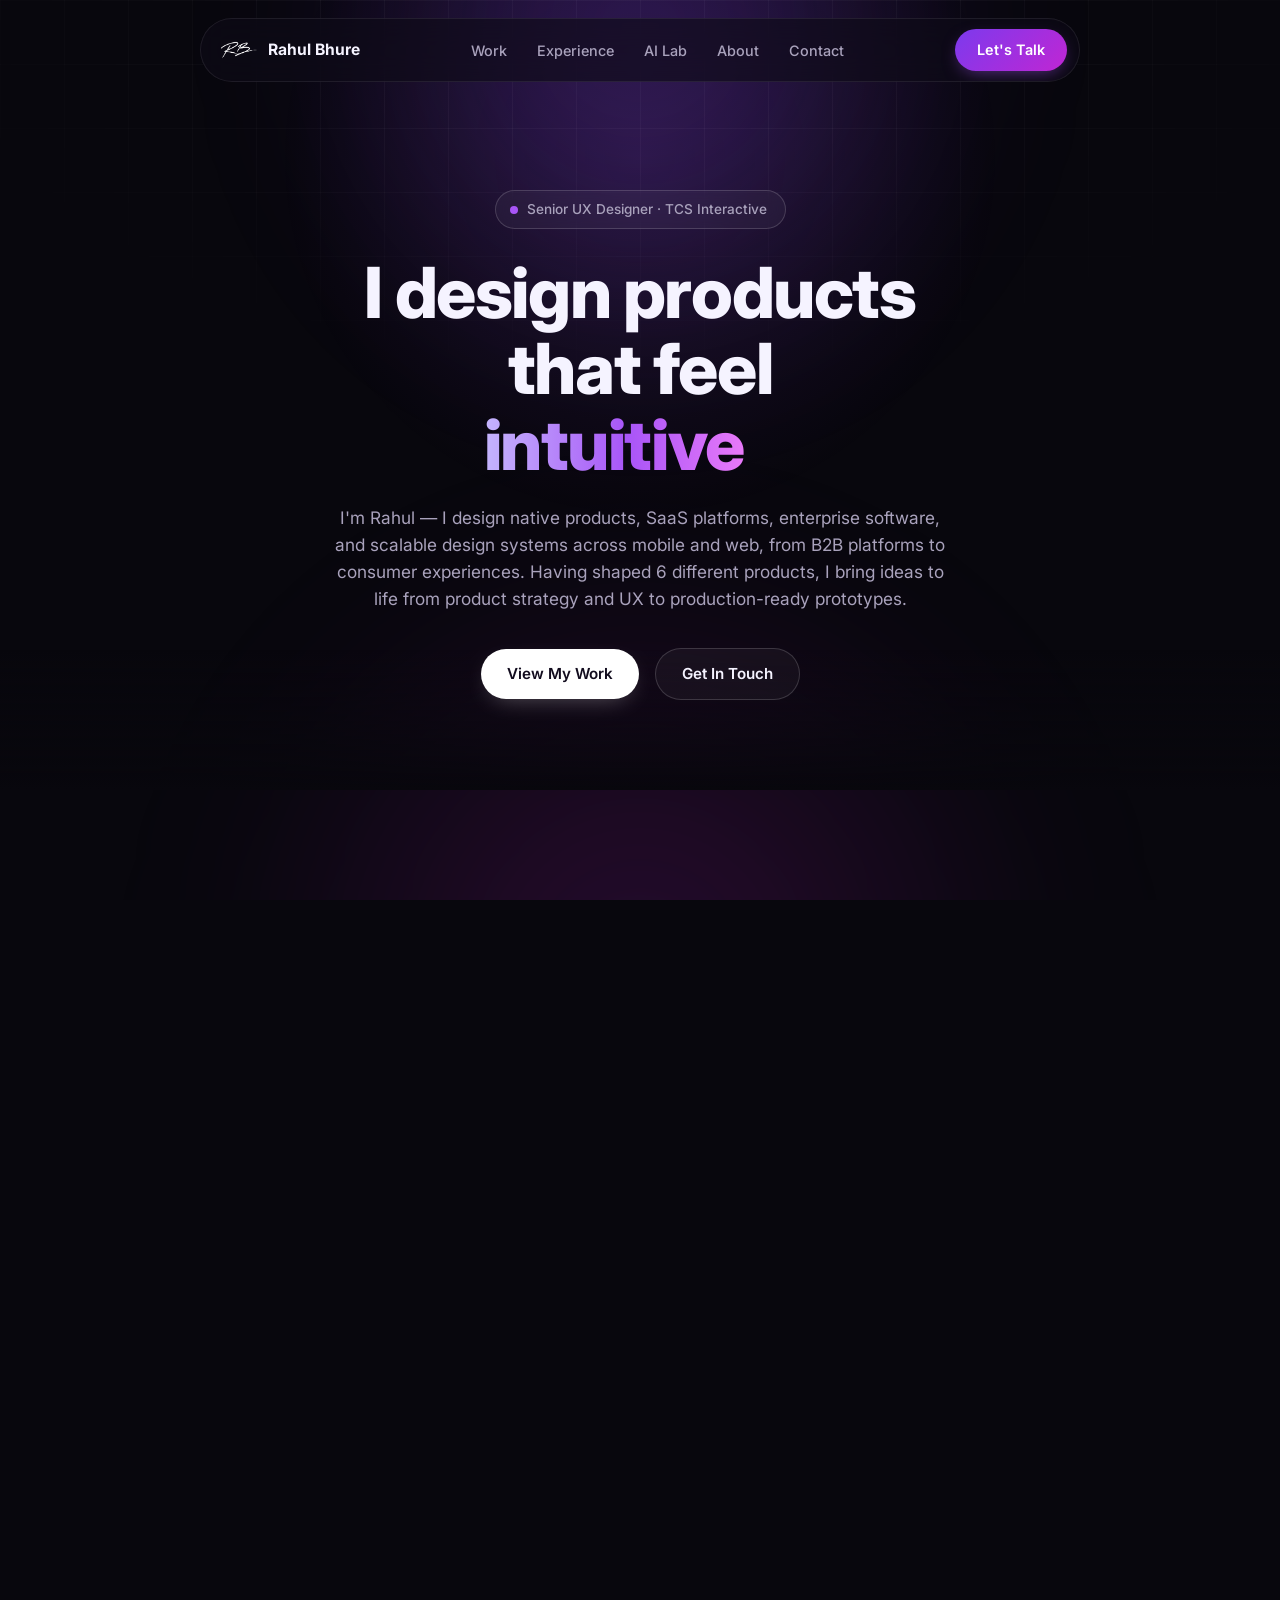
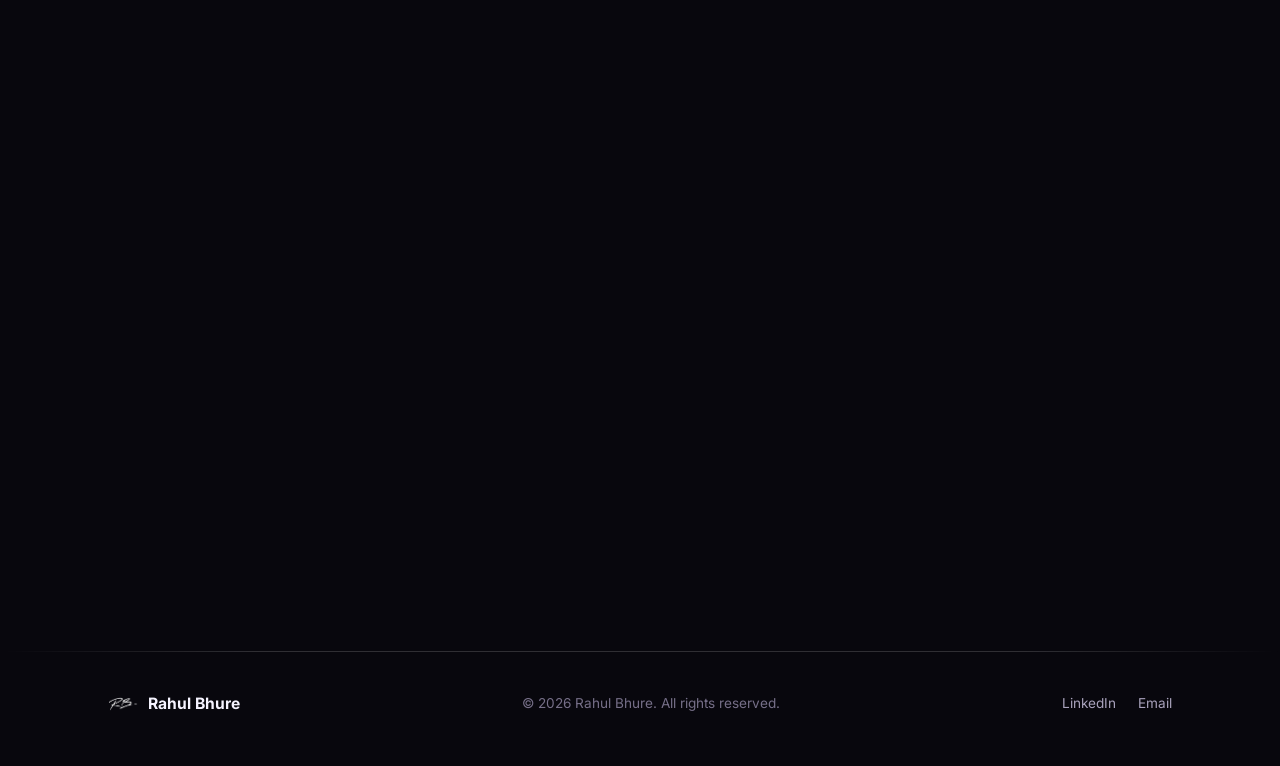
<file: index.html>
<!DOCTYPE html>
<html lang="en">
<head>
<meta charset="UTF-8">
<meta name="viewport" content="width=device-width, initial-scale=1.0">
<title>Rahul Bhure — Senior UX Designer</title>
<meta name="description" content="Rahul Bhure — Product Designer at TCS Interactive. Crafting streamlined, user-friendly digital products across banking, enterprise and mobile.">
<meta name="theme-color" content="#08070d">
<link rel="icon" type="image/png" href="assets/img/favicon.png">
<link rel="preconnect" href="https://fonts.googleapis.com">
<link rel="preconnect" href="https://fonts.gstatic.com" crossorigin>
<link href="https://fonts.googleapis.com/css2?family=Inter:wght@400;500;600;700;800;900&family=Manrope:wght@600;700;800&display=swap" rel="stylesheet">
<link rel="stylesheet" href="assets/css/styles.css">
</head>
<body>

<div class="bg-fx" aria-hidden="true">
  <div class="glow glow--top"></div>
  <div class="glow glow--bottom"></div>
  <div class="grid-overlay"></div>
</div>

<header class="site-header">
  <nav class="navbar" id="navbar">
    <a href="#top" class="brand">
      <span class="brand-orb"></span>
      <span class="brand-name">Rahul Bhure</span>
    </a>

    <ul class="nav-links" id="navLinks">
      <li><a href="#work" class="nav-link">Work</a></li>
      <li><a href="#experience" class="nav-link">Experience</a></li>
      <li><a href="#ai-lab" class="nav-link">AI Lab</a></li>
      <li><a href="#about" class="nav-link">About</a></li>
      <li><a href="#contact" class="nav-link">Contact</a></li>
    </ul>

    <a href="#contact" class="btn btn-pill nav-cta">Let's Talk</a>

    <button class="nav-toggle" id="navToggle" aria-label="Toggle menu" aria-expanded="false">
      <span></span><span></span><span></span>
    </button>
  </nav>

  <div class="mobile-menu" id="mobileMenu">
    <a href="#work">Work</a>
    <a href="#experience">Experience</a>
    <a href="#ai-lab">AI Lab</a>
    <a href="#about">About</a>
    <a href="#contact">Contact</a>
    <a href="#contact" class="btn btn-pill">Let's Talk</a>
  </div>
</header>

<main id="top">

  <!-- HERO -->
  <section class="hero" id="hero">
    <div class="container hero-inner">
      <a class="badge reveal" href="#experience">
        <span class="badge-dot"></span>
        Senior UX Designer · TCS Interactive
      </a>

      <h1 class="hero-title reveal">
        I design products<br>
        that feel<br>
        <span class="word-cube" id="wordRotator"><span class="word-face grad-text">effortless</span><span class="word-face grad-text">intuitive</span><span class="word-face grad-text">delightful</span></span>
      </h1>

      <p class="hero-sub reveal">
        I'm Rahul — I design native products, SaaS platforms, enterprise software, and scalable design systems
        across mobile and web, from B2B platforms to consumer experiences. Having shaped
        6 different products, I bring ideas to life from product strategy and UX to
        production-ready prototypes.
      </p>

      <div class="hero-cta reveal">
        <a href="#work" class="btn btn-primary">View My Work</a>
        <a href="#contact" class="btn btn-ghost">Get In Touch</a>
      </div>
    </div>

    <div class="hero-fade"></div>
  </section>

  <!-- DESIGN GALLERY -->
  <section class="section gallery-section" id="gallery">
    <div class="container">
      <p class="eyebrow reveal">Design Gallery</p>
      <h2 class="section-title reveal" style="max-width:none;">A collection of screens from my work</h2>
    </div>

    <div class="gallery-3d-stage reveal" id="galleryStage">
      <div class="gallery-3d-ring" id="galleryRing">
        <div class="gallery-card" style="--gi:0;">
          <img src="assets/img/gallery/cat-dashboard.png" alt="Competency Assessment Tool dashboard screen" loading="lazy">
        </div>
        <div class="gallery-card" style="--gi:1;">
          <img src="assets/img/gallery/finance-dashboard.png" alt="Illustrative banking dashboard concept" loading="lazy">
        </div>
        <div class="gallery-card" style="--gi:2;">
          <img src="assets/img/gallery/epa-tickets.webp" alt="Employee Portal Application ticket screens" loading="lazy">
        </div>
        <div class="gallery-card" style="--gi:3;">
          <img src="assets/img/gallery/cat-role.png" alt="Competency Assessment Tool create role screen" loading="lazy">
        </div>
        <div class="gallery-card" style="--gi:4;">
          <img src="assets/img/gallery/prayog-phones.png" alt="Prayog marketplace and AI explore screens" loading="lazy">
        </div>
        <div class="gallery-card" style="--gi:5;">
          <img src="assets/img/gallery/drone-dashboard.png" alt="Drone fleet logistics dashboard concept" loading="lazy">
        </div>
      </div>
    </div>
  </section>

  <!-- WORK -->
  <section class="section" id="work">
    <div class="container">
      <p class="eyebrow reveal">Selected Work</p>
      <h2 class="section-title reveal" style="max-width:none;">Case studies &amp; shipped products</h2>
      <p class="section-sub reveal" style="max-width:none;">Selected work across research, UX, product strategy, and visual design—built to solve real problems and deliver real impact.</p>

      <!-- Featured project: Competency Assessment Tool -->

      <article class="featured-card featured-card--cat reveal">
        <div class="featured-copy">
          <h3 class="featured-title">Competency Assessment Tool</h3>
          <p class="featured-desc">
            Designed a web application that streamlines competency assessment for a large
            enterprise organisation. From research and iterative UX exploration to the final
            product, I transformed a complex assessment process into a more intuitive, structured,
            and data-driven experience.
          </p>
          <div class="tag-row">
            <span class="tag">Product Design</span>
            <span class="tag">UX Research</span>
            <span class="tag">Visual Design</span>
            <span class="tag">Prototyping</span>
          </div>
          <a
            href="case-study-cat.html"
            class="btn btn-glow btn-glow--featured"
          >
            View Full Case Study
            <svg width="16" height="16" viewBox="0 0 24 24" fill="none" stroke="currentColor" stroke-width="2.4" stroke-linecap="round" stroke-linejoin="round"><line x1="5" y1="12" x2="19" y2="12"></line><polyline points="12 5 19 12 12 19"></polyline></svg>
          </a>
        </div>

        <div class="featured-visual-wrap">
          <div class="featured-visual-glow" data-glow></div>
          <div class="featured-visual rotator--push" data-rotator style="--hz:1.04;">
            <div class="visual-frame is-active"><img src="assets/img/dashboard.png" alt="Competency Assessment Tool dashboard screen"></div>
            <div class="visual-frame"><img src="assets/img/competency-group.png" alt="Competency Group screen"></div>
            <div class="visual-frame"><img src="assets/img/create-competency-group.png" alt="Create Competency Group screen"></div>
            <div class="visual-frame"><img src="assets/img/create-competency.png" alt="Add New Competency screen"></div>
            <div class="visual-frame"><img src="assets/img/role-mapping.png" alt="Role Mapping screen"></div>
            <div class="visual-frame"><img src="assets/img/create-role.png" alt="Create Role screen"></div>
            <div class="visual-frame"><img src="assets/img/assessments.png" alt="Assessments screen"></div>
            <div class="visual-frame"><img src="assets/img/assessment-survey.png" alt="Assessment Survey screen"></div>
          </div>
        </div>
      </article>

      <!-- Featured project: SBI YONO & Branch Portal (confidential) -->
      <article class="featured-card reveal">
        <div class="featured-copy">
          <h3 class="featured-title">SBI YONO &amp; Branch Portal</h3>
          <p class="featured-desc">
            Leading UX across State Bank of India's YONO mobile &amp; web app and its internal
            Branch Portal — architecting core banking journeys for <strong>60M+ customers</strong>,
            leading a team of 6 visual designers, and driving design strategy with regular
            presentations to SBI leadership.
          </p>
          <div class="tag-row">
            <span class="tag">UX Strategy</span>
            <span class="tag">Design Systems</span>
            <span class="tag">Design Leadership</span>
          </div>
          <span class="btn btn-disabled" aria-disabled="true">
            <svg width="16" height="16" viewBox="0 0 24 24" fill="none" stroke="currentColor" stroke-width="2.2" stroke-linecap="round" stroke-linejoin="round"><rect x="5" y="11" width="14" height="9" rx="2"></rect><path d="M8 11V7a4 4 0 018 0v4"></path></svg>
            Confidential
          </span>
          <p class="footnote">This project is under NDA with State Bank of India — details can't be shared publicly.</p>
        </div>

        <div class="featured-visual-wrap">
          <div class="featured-visual featured-visual--confidential featured-visual--wireframe">
            <svg class="sbi-wireframe" viewBox="0 0 720 478" fill="none" xmlns="http://www.w3.org/2000/svg">
              <defs>
                <filter id="sbiCardShadow" x="-30%" y="-30%" width="160%" height="160%">
                  <feGaussianBlur stdDeviation="9"/>
                </filter>
              </defs>

              <!-- Soft floating shadows, drawn behind each card so the browser and
                   phone read as two separate layers rather than one flat plane. -->
              <rect x="24.5" y="66.5" width="410" height="270" rx="16" fill="#000" opacity="0.4" filter="url(#sbiCardShadow)"/>
              <rect x="468.5" y="82.5" width="178" height="360" rx="32" fill="#000" opacity="0.4" filter="url(#sbiCardShadow)"/>

              <!-- Browser / admin dashboard mock -->
              <rect x="24.5" y="54.5" width="410" height="270" rx="16" fill="rgba(255,255,255,0.025)" stroke="rgba(255,255,255,0.22)"/>
              <line x1="24.5" y1="88.5" x2="434.5" y2="88.5" stroke="rgba(255,255,255,0.14)"/>
              <circle cx="42" cy="71" r="4" fill="rgba(232,121,249,0.5)"/>
              <circle cx="58" cy="71" r="4" fill="rgba(255,255,255,0.2)"/>
              <circle cx="74" cy="71" r="4" fill="rgba(255,255,255,0.2)"/>
              <rect x="98" y="63" width="170" height="16" rx="8" stroke="rgba(255,255,255,0.16)"/>
              <rect x="108" y="69.5" width="54" height="3" rx="1.5" fill="rgba(255,255,255,0.22)"/>
              <line x1="112.5" y1="88.5" x2="112.5" y2="324.5" stroke="rgba(255,255,255,0.14)"/>

              <!-- sidebar nav -->
              <rect x="28" y="102" width="76" height="22" rx="6" fill="var(--purple-3)" fill-opacity="0.14"/>
              <rect x="36" y="108" width="10" height="10" rx="3" fill="var(--purple-3)" fill-opacity="0.6"/>
              <rect x="54" y="110" width="42" height="6" rx="3" fill="var(--purple-3)" fill-opacity="0.55"/>
              <rect x="36" y="135" width="10" height="10" rx="3" fill="rgba(255,255,255,0.18)"/>
              <rect x="54" y="137" width="42" height="6" rx="3" fill="rgba(255,255,255,0.16)"/>
              <rect x="36" y="162" width="10" height="10" rx="3" fill="rgba(255,255,255,0.18)"/>
              <rect x="54" y="164" width="42" height="6" rx="3" fill="rgba(255,255,255,0.16)"/>
              <rect x="36" y="189" width="10" height="10" rx="3" fill="rgba(255,255,255,0.18)"/>
              <rect x="54" y="191" width="42" height="6" rx="3" fill="rgba(255,255,255,0.16)"/>
              <rect x="36" y="216" width="10" height="10" rx="3" fill="rgba(255,255,255,0.18)"/>
              <rect x="54" y="218" width="42" height="6" rx="3" fill="rgba(255,255,255,0.16)"/>
              <rect x="36" y="243" width="10" height="10" rx="3" fill="rgba(255,255,255,0.18)"/>
              <rect x="54" y="245" width="42" height="6" rx="3" fill="rgba(255,255,255,0.16)"/>

              <!-- header -->
              <rect x="128" y="70" width="90" height="10" rx="3" fill="rgba(255,255,255,0.55)"/>
              <rect x="346" y="64" width="74" height="20" rx="10" stroke="rgba(255,255,255,0.2)"/>
              <rect x="360" y="71" width="46" height="6" rx="3" fill="var(--purple-3)" fill-opacity="0.5"/>

              <!-- stat cards -->
              <rect x="128" y="94" width="90" height="56" rx="12" stroke="rgba(255,255,255,0.16)"/>
              <circle cx="146" cy="112" r="9" fill="var(--purple-3)" fill-opacity="0.18" stroke="var(--purple-3)" stroke-opacity="0.45"/>
              <path d="M142 114 L146 108 L150 114" stroke="var(--purple-3)" stroke-width="1.6" stroke-linecap="round" stroke-linejoin="round"/>
              <rect x="138" y="128" width="46" height="6" rx="3" fill="rgba(255,255,255,0.16)"/>
              <rect x="138" y="138" width="58" height="10" rx="3" fill="var(--purple-3)" fill-opacity="0.55"/>

              <rect x="231" y="94" width="90" height="56" rx="12" stroke="rgba(255,255,255,0.16)"/>
              <circle cx="249" cy="112" r="9" fill="rgba(232,121,249,0.18)" stroke="rgba(232,121,249,0.45)"/>
              <path d="M245 114 L249 108 L253 114" stroke="#e879f9" stroke-width="1.6" stroke-linecap="round" stroke-linejoin="round"/>
              <rect x="241" y="128" width="46" height="6" rx="3" fill="rgba(255,255,255,0.16)"/>
              <rect x="241" y="138" width="58" height="10" rx="3" fill="rgba(232,121,249,0.5)"/>

              <rect x="334" y="94" width="90" height="56" rx="12" stroke="rgba(255,255,255,0.16)"/>
              <circle cx="352" cy="112" r="9" fill="rgba(45,212,191,0.16)" stroke="rgba(45,212,191,0.4)"/>
              <path d="M348 114 L352 108 L356 114" stroke="#2dd4bf" stroke-width="1.6" stroke-linecap="round" stroke-linejoin="round"/>
              <rect x="344" y="128" width="46" height="6" rx="3" fill="rgba(255,255,255,0.16)"/>
              <rect x="344" y="138" width="58" height="10" rx="3" fill="rgba(45,212,191,0.5)"/>

              <!-- chart -->
              <rect x="128" y="164" width="296" height="122" rx="12" stroke="rgba(255,255,255,0.16)"/>
              <line x1="140" y1="219" x2="410" y2="219" stroke="rgba(255,255,255,0.2)" stroke-dasharray="4 4"/>
              <rect x="146" y="236" width="20" height="34" rx="4" fill="var(--purple-3)" fill-opacity="0.6"/>
              <rect x="178.5" y="212" width="20" height="58" rx="4" fill="var(--purple-3)" fill-opacity="0.78"/>
              <rect x="211" y="228" width="20" height="42" rx="4" fill="rgba(232,121,249,0.68)"/>
              <rect x="243.5" y="198" width="20" height="72" rx="4" fill="#e879f9" fill-opacity="0.85"/>
              <rect x="276" y="222" width="20" height="48" rx="4" fill="rgba(45,212,191,0.68)"/>
              <rect x="308.5" y="206" width="20" height="64" rx="4" fill="var(--purple-3)" fill-opacity="0.78"/>
              <rect x="341" y="232" width="20" height="38" rx="4" fill="rgba(232,121,249,0.68)"/>
              <rect x="373.5" y="216" width="20" height="54" rx="4" fill="var(--purple-3)" fill-opacity="0.6"/>

              <!-- summary row -->
              <rect x="128" y="298" width="296" height="20" rx="6" stroke="rgba(255,255,255,0.14)"/>
              <circle cx="144" cy="308" r="7" fill="var(--purple-3)" fill-opacity="0.3"/>
              <rect x="158" y="304" width="76" height="5" rx="2.5" fill="rgba(255,255,255,0.3)"/>
              <rect x="158" y="312" width="52" height="4" rx="2" fill="rgba(255,255,255,0.14)"/>
              <rect x="380" y="302" width="36" height="12" rx="6" fill="rgba(45,212,191,0.16)" stroke="rgba(45,212,191,0.4)"/>
              <rect x="387" y="306.5" width="22" height="4" rx="2" fill="#2dd4bf" fill-opacity="0.8"/>

              <!-- Mobile banking app mock -->
              <rect x="468.5" y="70.5" width="178" height="360" rx="32" fill="rgba(255,255,255,0.025)" stroke="rgba(255,255,255,0.28)"/>
              <rect x="528" y="82" width="60" height="14" rx="7" fill="rgba(255,255,255,0.16)"/>
              <rect x="488" y="112" width="68" height="10" rx="3" fill="rgba(255,255,255,0.5)"/>
              <circle cx="622" cy="117" r="3" fill="#e879f9">
                <animate attributeName="opacity" values="1;0.35;1" dur="2.2s" repeatCount="indefinite"/>
              </circle>

              <rect x="484" y="136" width="146" height="88" rx="14" fill="var(--purple-3)" fill-opacity="0.14" stroke="rgba(232,121,249,0.4)"/>
              <rect x="500" y="152" width="48" height="6" rx="3" fill="rgba(255,255,255,0.35)"/>
              <rect x="500" y="166" width="92" height="16" rx="4" fill="rgba(255,255,255,0.65)"/>
              <rect x="500" y="190" width="54" height="16" rx="8" fill="rgba(45,212,191,0.16)" stroke="rgba(45,212,191,0.4)"/>
              <path d="M509 198 L513 194 L517 198" stroke="#2dd4bf" stroke-width="1.4" stroke-linecap="round" stroke-linejoin="round"/>
              <rect x="521" y="195" width="24" height="4" rx="2" fill="#2dd4bf" fill-opacity="0.8"/>

              <circle cx="506" cy="246" r="16" fill="rgba(232,121,249,0.12)" stroke="rgba(232,121,249,0.4)"/>
              <path d="M501 246l3.5 3.5L511 242" stroke="#e879f9" stroke-width="1.6" stroke-linecap="round" stroke-linejoin="round" fill="none"/>
              <circle cx="562" cy="246" r="16" fill="rgba(45,212,191,0.12)" stroke="rgba(45,212,191,0.4)"/>
              <path d="M562 239v5l3.5 3.5" stroke="#2dd4bf" stroke-width="1.6" stroke-linecap="round" stroke-linejoin="round" fill="none"/>
              <circle cx="618" cy="246" r="16" fill="rgba(168,85,247,0.14)" stroke="rgba(168,85,247,0.4)"/>
              <path d="M618 238l1.8 4.2 4.2.6-3 3 .7 4.2-3.7-2-3.7 2 .7-4.2-3-3 4.2-.6z" fill="var(--purple-3)" fill-opacity="0.7"/>

              <circle cx="500" cy="284" r="12" fill="rgba(255,255,255,0.1)" stroke="rgba(255,255,255,0.2)"/>
              <rect x="522" y="278" width="72" height="6" rx="3" fill="rgba(255,255,255,0.32)"/>
              <rect x="522" y="288" width="46" height="5" rx="2.5" fill="rgba(255,255,255,0.14)"/>
              <rect x="598" y="282" width="38" height="7" rx="3" fill="var(--purple-3)" fill-opacity="0.55"/>

              <circle cx="500" cy="324" r="12" fill="rgba(255,255,255,0.1)" stroke="rgba(255,255,255,0.2)"/>
              <rect x="522" y="318" width="72" height="6" rx="3" fill="rgba(255,255,255,0.32)"/>
              <rect x="522" y="328" width="46" height="5" rx="2.5" fill="rgba(255,255,255,0.14)"/>
              <rect x="598" y="322" width="38" height="7" rx="3" fill="rgba(45,212,191,0.55)"/>

              <circle cx="500" cy="364" r="12" fill="rgba(255,255,255,0.1)" stroke="rgba(255,255,255,0.2)"/>
              <rect x="522" y="358" width="72" height="6" rx="3" fill="rgba(255,255,255,0.32)"/>
              <rect x="522" y="368" width="46" height="5" rx="2.5" fill="rgba(255,255,255,0.14)"/>
              <rect x="598" y="362" width="38" height="7" rx="3" fill="rgba(232,121,249,0.5)"/>

              <rect x="484.5" y="389" width="146" height="29" rx="14.5" stroke="rgba(255,255,255,0.2)"/>
              <circle cx="508" cy="403.5" r="5" fill="rgba(232,121,249,0.6)"/>
              <circle cx="540" cy="403.5" r="5" fill="rgba(255,255,255,0.2)"/>
              <circle cx="572" cy="403.5" r="5" fill="rgba(255,255,255,0.2)"/>
              <circle cx="604" cy="403.5" r="5" fill="rgba(255,255,255,0.2)"/>
            </svg>
            <p class="confidential-label">Illustrative concept · Actual product confidential under NDA</p>
          </div>
        </div>
      </article>

      <!-- Featured project 2: Employee Portal Application -->
      <article class="featured-card reveal">
        <div class="featured-copy">
          <h3 class="featured-title">Employee Portal Application</h3>
          <p class="featured-desc">
            Designed a mobile app that replaces Blue Harbor's manual IT ticket-raising process
            with an automation-first experience — letting employees resolve issues or request
            software access in a single tap, without ever filling out a form.
          </p>
          <div class="tag-row">
            <span class="tag">UI Design</span>
            <span class="tag">UX Research</span>
            <span class="tag">Interaction Design</span>
          </div>
          <a
            href="case-study-epa.html"
            class="btn btn-glow btn-glow--featured"
          >
            View Full Case Study
            <svg width="16" height="16" viewBox="0 0 24 24" fill="none" stroke="currentColor" stroke-width="2.4" stroke-linecap="round" stroke-linejoin="round"><line x1="5" y1="12" x2="19" y2="12"></line><polyline points="12 5 19 12 12 19"></polyline></svg>
          </a>
        </div>

        <div class="featured-visual-wrap">
          <div class="featured-visual-glow" data-glow></div>
          <div class="featured-visual featured-visual--reel" data-rotator style="--hz:1.05;">
            <div class="visual-frame is-active"><video src="assets/video/employee-portal/hero.mp4" muted loop playsinline autoplay disablePictureInPicture disableRemotePlayback controlsList="nodownload nofullscreen noremoteplayback" style="pointer-events:none;"></video></div>          </div>
        </div>
      </article>

      <!-- Featured project: Prayog -->
      <article class="featured-card reveal">
        <div class="featured-copy">
          <h3 class="featured-title">Prayog — AI &amp; AR Learning Experience</h3>
          <p class="featured-desc">
            Designed the seamless integration of AI and Augmented Reality into a mobile-friendly
            learning experience for students — from an AI-assisted experiment search to
            step-by-step guided practicals and a marketplace for hands-on kits.
          </p>
          <div class="tag-row">
            <span class="tag">Interaction Design</span>
            <span class="tag">UI Design</span>
            <span class="tag">UX Research</span>
          </div>
          <a href="https://praryog.framer.website/" target="_blank" rel="noopener noreferrer" class="btn btn-glow btn-glow--featured">
            View Full Case Study
            <svg width="16" height="16" viewBox="0 0 24 24" fill="none" stroke="currentColor" stroke-width="2.4" stroke-linecap="round" stroke-linejoin="round"><line x1="5" y1="12" x2="19" y2="12"></line><polyline points="12 5 19 12 12 19"></polyline></svg>
          </a>
        </div>

        <div class="featured-visual-wrap">
          <div class="featured-visual-glow" data-glow></div>
          <div class="featured-visual featured-visual--reel" data-rotator style="--hz:1.05;">
            <div class="visual-frame is-active"><video src="assets/video/prayog/hero.mp4" muted loop playsinline autoplay disablePictureInPicture disableRemotePlayback controlsList="nodownload nofullscreen noremoteplayback" style="pointer-events:none;"></video></div>          </div>
        </div>
      </article>

      <!-- Featured project: eQ Technologic Internship -->
      <article class="featured-card reveal">
        <div class="featured-copy">
          <h3 class="featured-title">Redesigning the UX of eQ-TM</h3>
          <p class="featured-desc">
            A 10-week UX design internship at eQ Technologic, leading the redesign of the
            eQube-Transformation Modular canvas — improving usability and bringing design-system
            consistency across eQ Technologic's suite of canvas-based products.
          </p>
          <div class="tag-row">
            <span class="tag">Prototyping</span>
            <span class="tag">UX Research</span>
            <span class="tag">Heuristic Evaluation</span>
          </div>
          <a href="https://eqinternship.framer.website/" target="_blank" rel="noopener noreferrer" class="btn btn-glow btn-glow--featured">
            View Full Case Study
            <svg width="16" height="16" viewBox="0 0 24 24" fill="none" stroke="currentColor" stroke-width="2.4" stroke-linecap="round" stroke-linejoin="round"><line x1="5" y1="12" x2="19" y2="12"></line><polyline points="12 5 19 12 12 19"></polyline></svg>
          </a>
        </div>

        <div class="featured-visual-wrap">
          <div class="featured-visual-glow" data-glow></div>
          <div class="featured-visual">
            <div class="visual-frame is-active"><img src="assets/img/eq/title.png" alt="eQ Technologic internship title slide"></div>
          </div>
        </div>
      </article>

    </div>
  </section>

  <!-- EXPERIENCE -->
  <section class="section" id="experience">
    <div class="container">
      <p class="eyebrow reveal">Experience</p>
      <h2 class="section-title reveal">Where I've been building</h2>

      <div class="timeline">
        <div class="timeline-item reveal">
          <div class="timeline-dot timeline-dot--live"></div>
          <div class="timeline-content">
            <div class="timeline-head">
              <div>
                <h3>Senior UX Designer</h3>
                <p class="timeline-org">TCS Interactive · Pune, India</p>
              </div>
              <div class="timeline-date-col">
                <span class="timeline-date">Jun 2025 — Present</span>
                <p class="timeline-subrole">UX Designer · Jul 2022 — May 2025</p>
              </div>
            </div>

            <div class="timeline-projects">
              <div class="timeline-project">
                <p class="timeline-project-label">SBI YONO Mobile &amp; Web App</p>
                <ul class="timeline-list">
                  <li>Lead a team of <strong>6 visual designers</strong>, mentoring them on UX for different journeys within the application, while owning design strategy and roadmap prioritization across multiple journeys with regular presentations to SBI leadership.</li>
                  <li>Architected core banking journeys for <strong>60M+ SBI YONO customers</strong>, owning UX from foundational research through production-ready handoff.</li>
                  <li>Spearheaded the design of multiple customer acquisition journeys by identifying drop-off points and streamlining the onboarding flow, which improved conversion, boosted user engagement, and increased overall customer satisfaction.</li>
                  <li>Established the foundational design language and reusable component library for the SBI YONO 2.0 ecosystem, driving consistency across journeys and streamlining design-to-development handoff.</li>
                </ul>
              </div>
              <div class="timeline-project">
                <p class="timeline-project-label">SBI Branch Portal (Desktop)</p>
                <ul class="timeline-list">
                  <li>Designed the Branch Portal web application, establishing personas, journey maps, and user flows that translated complex maker-checker banking workflows into clear, low-friction journeys.</li>
                  <li>Coordinated with other SBI products to verify customer information against existing records and prevent customers from repeatedly entering the same information across platforms.</li>
                </ul>
              </div>
              <div class="timeline-project">
                <p class="timeline-project-label">Competency Assessment Tool</p>
                <ul class="timeline-list">
                  <li>Led design of a competency assessment web application across <strong>four research-based iterations</strong>, partnering across functions with product and engineering to improve usability and client satisfaction.</li>
                  <li>Engineered a scalable Power BI analytics dashboard for <strong>70,000 users</strong>, presenting complex data in a highly intuitive, easy-to-interpret way that enabled faster, data-driven decisions.</li>
                </ul>
              </div>
              <div class="timeline-project">
                <p class="timeline-project-label">Employee Portal Mobile App</p>
                <ul class="timeline-list">
                  <li>Directed user research on the internal IT support system, identifying key friction points and redesigning the request discovery experience to significantly reduce time spent finding support requests.</li>
                  <li>Devised the experience for an AI-powered IT issue resolution flow that automated common troubleshooting steps and made the ticket-raising process smoother and faster for employees.</li>
                  <li>Designed and shipped the mobile app now used by <strong>110,000 employees</strong>, with the automated resolution experience delivering an estimated <strong>$700,000</strong> in annual savings.</li>
                </ul>
              </div>
            </div>
          </div>
        </div>

        <div class="timeline-item reveal">
          <div class="timeline-dot"></div>
          <div class="timeline-content">
            <div class="timeline-head">
              <div>
                <h3>UX/UI Designer Intern</h3>
                <p class="timeline-org">eQ Technologic · Remote</p>
              </div>
              <span class="timeline-date">May 2021 — Jul 2021</span>
            </div>
            <ul class="timeline-list">
              <li>Led the redesign of eQube Transformation Modular Canvas, significantly improving its UX and achieving design consistency across the eQ Technologic suite of canvas-based products.</li>
              <li>Crafted comprehensive canvas design guidelines for the eQ design system.</li>
            </ul>
          </div>
        </div>
      </div>
    </div>
  </section>

  <!-- AI LAB -->
  <section class="section" id="ai-lab">
    <div class="container">
      <div class="reveal">
        <p class="eyebrow">AI Lab</p>
        <h2 class="section-title">Building products with AI coding agents</h2>
      </div>

      <div class="ai-lab-grid">
        <div class="reveal">
          <p class="section-sub">Beyond design, I use AI coding agents to build and ship working software myself — turning designs into functioning products, not just prototypes.</p>
          <p class="about-copy">
            I use AI coding agents — Claude Code and Cursor, backed by Claude and GPT models — paired with
            Supabase for the backend and React Native (Expo) or Vercel for shipping, to go from an idea to a
            working build myself. It lets me think in code as fluently as I think in design, so the gap between
            a concept and a real product is a lot smaller.
          </p>
          <div class="tag-row">
            <span class="tag">Claude Code</span>
            <span class="tag">Cursor</span>
            <span class="tag">Claude &amp; GPT Models</span>
            <span class="tag">Supabase</span>
            <span class="tag">React Native (Expo)</span>
            <span class="tag">Vercel</span>
          </div>
        </div>

        <div class="ai-lab-card reveal">
          <p class="ai-lab-card-label">Why it matters</p>
          <ul class="case-bullets">
            <li>Client walkthroughs happen on a real, working product instead of static mockups, so feedback is faster and more concrete.</li>
            <li>Developer handoff is smoother — engineering starts from a functioning build and clear logic, not just specs and screens.</li>
            <li>Ideas move to production faster, with far less back-and-forth between design and engineering.</li>
            <li>I can validate interactions and edge cases myself before a single line of production code is written by a dev team.</li>
          </ul>
        </div>
      </div>

      <div class="ai-lab-soon reveal">
        <p class="ai-lab-soon-eyebrow">
          <span class="ai-lab-soon-live"></span>
          Projects developed by AI
        </p>
        <h3 class="ai-lab-soon-heading">Coming <strong>Soon</strong></h3>
      </div>
    </div>
  </section>

  <!-- ABOUT -->
  <section class="section" id="about">
    <div class="container">
      <div class="reveal">
        <p class="eyebrow">About</p>
        <h2 class="section-title">A little more about me</h2>
      </div>
      <div class="about-grid">
      <div class="reveal">
        <p class="about-copy">
          I'm a UX Designer with 4+ years designing digital experiences, owning work from research
          through production handoff across B2B SaaS, B2C and enterprise products on web and mobile.
          I started out in mechanical engineering before pivoting to design at IIT Kanpur — that
          background still shapes how I approach problems: system-first, grounded in how things
          actually work.
        </p>
        <p class="about-copy">
          Today I own UX across four product lines within TCS's SBI banking engagement — spanning
          consumer-facing banking, internal operations and workforce tools — leading a team of visual
          designers and driving design strategy and roadmap prioritization for SBI YONO. I also bring
          AI and GenAI into everyday design work, using them for research synthesis, ideation and
          rapid prototyping to ship faster.
        </p>
        <div class="tag-row">
          <span class="tag">Product Thinking</span>
          <span class="tag">User Research</span>
          <span class="tag">Interaction Design</span>
          <span class="tag">Design Systems</span>
          <span class="tag">Persona &amp; Journey Mapping</span>
          <span class="tag">Design Leadership</span>
          <span class="tag">AI-Assisted Prototyping</span>
          <span class="tag">Human-Centered Design</span>
        </div>
      </div>

      <div class="about-card reveal">
        <div class="about-card-row">
          <span class="about-card-label">Education</span>
          <span class="about-card-value">M.Des, IIT Kanpur · B.E. Mechanical, YCCE Nagpur</span>
        </div>
        <div class="about-card-row">
          <span class="about-card-label">Location</span>
          <span class="about-card-value">Pune, Maharashtra, India</span>
        </div>
        <div class="about-card-row">
          <span class="about-card-label">Languages</span>
          <span class="about-card-value">English · Hindi · Marathi</span>
        </div>
        <div class="about-card-row">
          <span class="about-card-label">Beyond design</span>
          <span class="about-card-value">Cricket · Bike rides · Travelling</span>
        </div>
        <div class="about-card-row">
          <span class="about-card-label">Also published</span>
          <span class="about-card-value">Paper presented at the 4th International Ankara Multidisciplinary Studies Congress</span>
        </div>
      </div>
      </div>
    </div>
  </section>

  <!-- CONTACT -->
  <section class="section" id="contact">
    <div class="container">
      <div class="contact-card reveal">
        <p class="eyebrow">Contact</p>
        <h2 class="contact-title">Let's build something great.</h2>
        <p class="contact-sub">Have a project in mind, or just want to say hi? My inbox is always open.</p>
        <div class="hero-cta contact-cta">
          <a href="mailto:rahul.bhure@outlook.com" class="btn btn-glow">
            Email Me
            <svg width="16" height="16" viewBox="0 0 24 24" fill="none" stroke="currentColor" stroke-width="2.4" stroke-linecap="round" stroke-linejoin="round"><line x1="5" y1="12" x2="19" y2="12"></line><polyline points="12 5 19 12 12 19"></polyline></svg>
          </a>
          <a href="https://www.linkedin.com/in/rahul-bhure-147a86206" target="_blank" rel="noopener noreferrer" class="btn btn-ghost">Connect on LinkedIn</a>
        </div>
        <div class="contact-meta">
          <span class="contact-meta-item">
            <svg width="14" height="14" viewBox="0 0 24 24" fill="none" stroke="currentColor" stroke-width="2" stroke-linecap="round" stroke-linejoin="round"><rect x="2" y="4" width="20" height="16" rx="2"></rect><path d="m22 7-8.97 5.7a1.94 1.94 0 0 1-2.06 0L2 7"></path></svg>
            rahul.bhure@outlook.com
          </span>
          <span class="dot-sep">·</span>
          <span class="contact-meta-item">
            <svg width="14" height="14" viewBox="0 0 24 24" fill="none" stroke="currentColor" stroke-width="2" stroke-linecap="round" stroke-linejoin="round"><path d="M22 16.92v3a2 2 0 0 1-2.18 2 19.79 19.79 0 0 1-8.63-3.07 19.5 19.5 0 0 1-6-6 19.79 19.79 0 0 1-3.07-8.67A2 2 0 0 1 4.11 2h3a2 2 0 0 1 2 1.72c.127.96.361 1.903.7 2.81a2 2 0 0 1-.45 2.11L8.09 9.91a16 16 0 0 0 6 6l1.27-1.27a2 2 0 0 1 2.11-.45c.907.339 1.85.573 2.81.7A2 2 0 0 1 22 16.92z"></path></svg>
            +91 72762 62766
          </span>
          <span class="dot-sep">·</span>
          <span class="contact-meta-item">
            <svg width="14" height="14" viewBox="0 0 24 24" fill="none" stroke="currentColor" stroke-width="2" stroke-linecap="round" stroke-linejoin="round"><path d="M20 10c0 6-8 12-8 12s-8-6-8-12a8 8 0 0 1 16 0Z"></path><circle cx="12" cy="10" r="3"></circle></svg>
            Pune, Maharashtra
          </span>
        </div>
      </div>
    </div>
  </section>

</main>

<footer class="site-footer">
  <div class="container footer-inner">
    <a href="#top" class="brand">
      <span class="brand-orb brand-orb--sm"></span>
      <span class="brand-name">Rahul Bhure</span>
    </a>
    <p class="footer-copy">© 2026 Rahul Bhure. All rights reserved.</p>
    <div class="footer-links">
      <a href="https://www.linkedin.com/in/rahul-bhure-147a86206" target="_blank" rel="noopener noreferrer">LinkedIn</a>
      <a href="mailto:rahul.bhure@outlook.com">Email</a>
    </div>
  </div>
</footer>

<script src="assets/js/script.js"></script>
</body>
</html>
</file>
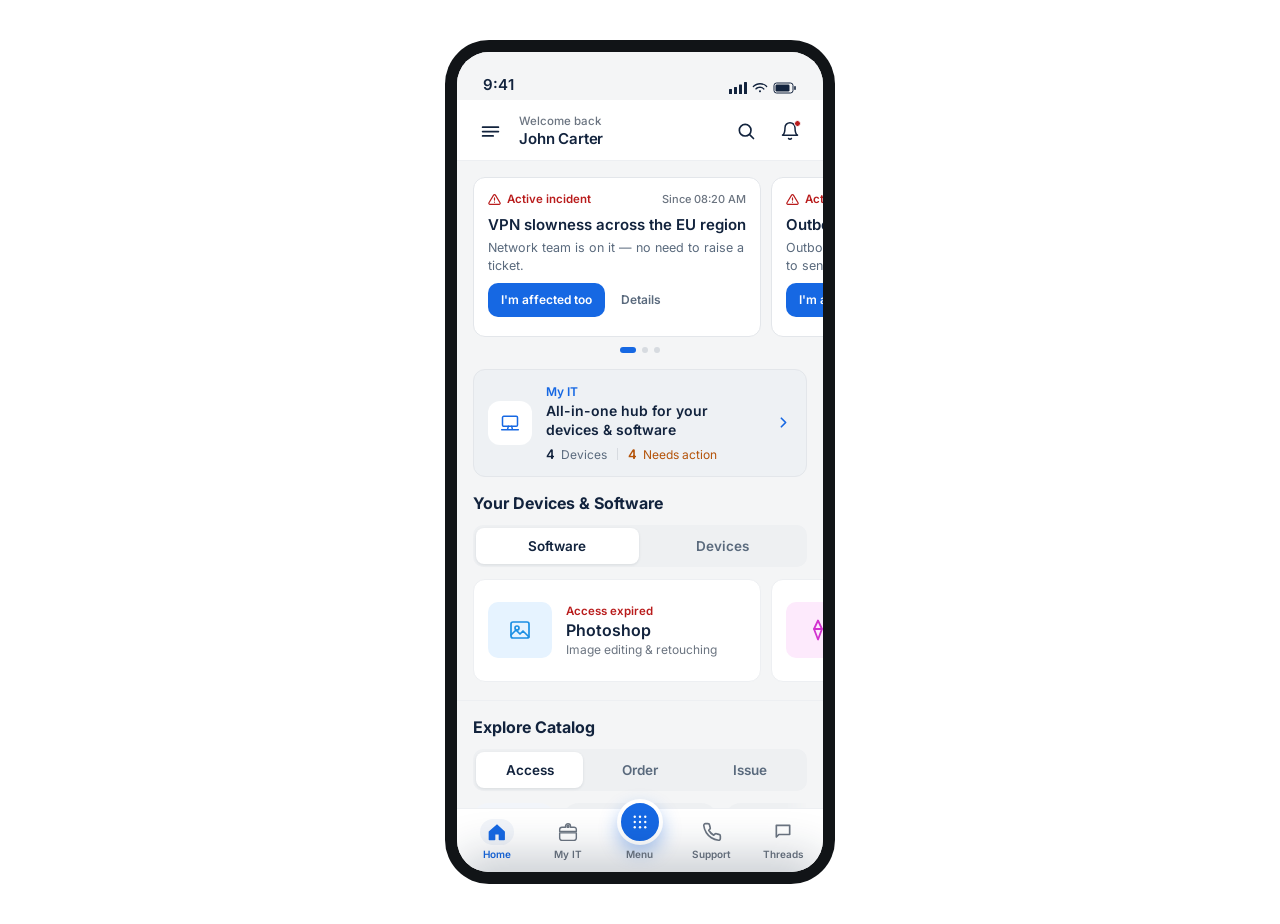
<file: assets/prototype/epa/index.html>
<!DOCTYPE html>
<html lang="en">
<head>
<meta charset="utf-8">
<meta name="viewport" content="width=device-width, initial-scale=1.0">
<title>Employee Portal — Redesign</title>
<link rel="preconnect" href="https://fonts.googleapis.com">
<link rel="preconnect" href="https://fonts.gstatic.com" crossorigin>
<link href="https://fonts.googleapis.com/css2?family=Inter:wght@400;500;600;700&display=swap" rel="stylesheet">
<style>
  :root{
    --bg:#f4f5f6;
    --sidebar-bg:#eef1f4;
    --card:#ffffff;
    --dot-red:#f4785a; --dot-cyan:#6fd3e8; --dot-purple:#8b7ef0; --dot-slate:#6b7480; --dot-teal:#2fbf9f;
    --ink:#12233d;
    --ink-2:#5a6a7d;
    --ink-3:#6b7480;
    --accent:#1668e3;
    --accent-hover:#1253ba;
    --accent-disabled:#93bcf3;
    --accent-tint-bg:#f2f5fa;
    --accent-tint-text:#006ce6;
    --neutral-tint-bg:#eef0f2;
    --neutral-tint-text:#3c4757;
    --success-bg:#dcfce7;  --success-text:#16a34a;
    --warning-bg:#fef3c7;  --warning-text:#b45309;  --warning-mid:#d97706;
    --danger-bg:#fee2e2;   --danger-text:#b91c1c;
    --border:#d7dbe0;
    --border-light:#e3e6ea;
    --border-lighter:#edeff2;
    --scrim:rgba(60,71,87,.55);
    --accent-soft:rgba(22,104,227,.12);
    --warning-soft:rgba(180,83,9,.14);
    --warning-line:rgba(180,83,9,.28);
    --danger-soft:rgba(185,28,28,.12);
    --danger-line:rgba(185,28,28,.24);
    --radius-sm:8px; --radius-md:10px; --radius-lg:12px; --radius-xl:22px; --radius-pill:999px;
    --shadow-card:0 1px 2px rgba(18,35,61,.04), 0 8px 24px rgba(18,35,61,.06);
    --shadow-sheet:0 -20px 44px rgba(18,35,61,.22);
    --font:"Inter", system-ui, -apple-system, "Segoe UI", sans-serif;
    --page-bg-1:#e9ebee;
    --page-bg-2:#dfe2e7;
  }
  *,*::before,*::after{box-sizing:border-box;}
  html,body{height:100%;background:transparent;}
  /* Embedded in another page (iframe): no outer padding, so a 390×844 iframe fits the phone exactly. */
  .is-embedded .page{padding:0;}
  html.is-embedded,html.is-embedded body{overflow:hidden;}
  body{
    margin:0;
    font-family:var(--font);
    color:var(--ink);
    background:transparent; /* transparent so the prototype sits on whatever page embeds it */
    -webkit-font-smoothing:antialiased;
  }
  button{font-family:inherit;cursor:pointer;}
  input,textarea{font-family:inherit;}
  h1,h2,h3,p{margin:0;}
  svg{display:block;}
  :focus-visible{outline:2px solid var(--accent); outline-offset:2px;}
  ::-webkit-scrollbar{width:5px;height:5px;}
  ::-webkit-scrollbar-track{background:transparent;}
  ::-webkit-scrollbar-thumb{background:var(--border);border-radius:99px;}

  /* ===================== page shell ===================== */
  .page{min-height:100vh;display:flex;align-items:center;justify-content:center;padding:40px 20px;}
  .device-frame{
    width:390px;height:844px;flex:none;
    background:#111417;
    border-radius:44px;
    padding:12px;
    position:relative;
  }
  .device-screen{
    position:relative;
    width:100%;height:100%;
    background:var(--bg);
    border-radius:32px; /* concentric with the 44px frame: 44 - 12 bezel */
    overflow:hidden;
    overflow:clip; /* unlike hidden, clip can never be scrolled — focus()/scrollIntoView can't shove the screen up and expose the off-screen sheet */
    display:flex;flex-direction:column;
  }
  .status-bar{
    flex:none;height:48px;display:flex;align-items:flex-end;justify-content:space-between;
    padding:0 26px 6px;font-size:15px;font-weight:600;color:var(--ink);
    background:var(--bg);
  }
  .status-icons{display:flex;align-items:center;gap:5px;color:var(--ink);}

  /* ===================== screens ===================== */
  .screens{flex:1;min-height:0;position:relative;}
  .screen{position:absolute;inset:0;display:none;flex-direction:column;background:var(--bg);animation:screenIn .16s ease;}
  .screen.is-active{display:flex;}
  @keyframes screenIn{from{opacity:0;}to{opacity:1;}}

  .screen-header{flex:none;background:var(--card);border-bottom:1px solid var(--border-lighter);padding:14px 16px 12px;}
  .header-row{display:flex;align-items:center;gap:10px;min-height:34px;}
  .header-row + .header-row{margin-top:12px;}

  .icon-btn-bare{width:34px;height:34px;flex:none;border:none;background:transparent;color:var(--ink);display:flex;align-items:center;justify-content:center;}
  .icon-btn-outline{width:40px;height:40px;flex:none;border-radius:var(--radius-md);border:1.5px solid var(--border);background:var(--card);color:var(--ink);display:flex;align-items:center;justify-content:center;}
  .icon-btn-outline:active{background:var(--neutral-tint-bg);}
  .back-btn{width:30px;height:30px;flex:none;border-radius:var(--radius-pill);border:none;background:transparent;color:var(--ink);display:flex;align-items:center;justify-content:center;margin-left:-4px;}
  .back-btn:active{background:var(--neutral-tint-bg);}

  .avatar{width:38px;height:38px;flex:none;border-radius:50%;background:var(--accent-tint-bg);color:var(--accent-tint-text);display:flex;align-items:center;justify-content:center;font-weight:600;font-size:13px;border:1.5px solid var(--accent-soft);}
  .avatar.is-lg{width:64px;height:64px;font-size:20px;}
  .avatar.is-sm{width:40px;height:40px;font-size:12px;}

  .header-greeting{flex:1;min-width:0;padding-left:2px;}
  .header-greeting-label{font-size:11.5px;color:var(--ink-3);font-weight:500;}
  .header-greeting-name{margin-top:1px;font-size:15px;font-weight:600;letter-spacing:-.01em;color:var(--ink);white-space:nowrap;overflow:hidden;text-overflow:ellipsis;}

  .page-title-row{display:flex;align-items:center;gap:8px;}
  .page-title{font-size:19px;font-weight:600;letter-spacing:-.01em;flex:1;min-width:0;white-space:nowrap;overflow:hidden;text-overflow:ellipsis;}

  .screen-body{flex:1;min-height:0;overflow-y:auto;padding:16px 16px 28px;display:flex;flex-direction:column;gap:16px;-webkit-overflow-scrolling:touch;}

  /* ===================== typography helpers ===================== */
  .section-head{display:flex;align-items:center;justify-content:space-between;gap:10px;}
  .section-title{font-size:16px;font-weight:700;color:var(--ink);}
  .section-title.has-icon{display:flex;align-items:center;gap:10px;}
  .section-icon-badge{width:28px;height:28px;flex:none;border-radius:9px;background:var(--accent-tint-bg);color:var(--accent);display:flex;align-items:center;justify-content:center;}
  .section-link{font-size:13px;font-weight:600;color:var(--accent);background:none;border:none;padding:0;display:flex;align-items:center;gap:2px;}
  .eyebrow-label{font-size:12px;font-weight:600;color:var(--ink-3);}
  .section-divider{flex:none;height:1px;background:var(--border-lighter);margin:0 -16px;}

  /* ===================== flat tabs (Devices/Softwares, Access/Request/Issue) ===================== */
  .flat-tabs{display:flex;gap:22px;border-bottom:1px solid var(--border-light);margin-bottom:4px;}
  .flat-tabs button{flex:none;height:38px;padding:0;background:none;border:none;font-size:13.5px;font-weight:500;color:var(--ink-2);border-bottom:2px solid transparent;margin-bottom:-1px;}
  .flat-tabs button.is-active{color:var(--accent);font-weight:600;border-bottom-color:var(--accent);}
  .flat-tabs.is-even{gap:3px;border-bottom:none;margin-bottom:0;background:var(--neutral-tint-bg);border-radius:var(--radius-md);padding:3px;}
  .flat-tabs.is-even button{flex:1;height:36px;border-radius:8px;border-bottom:none;margin-bottom:0;color:var(--ink-2);font-weight:600;transition:background .15s ease,color .15s ease;}
  .flat-tabs.is-even button.is-active{background:var(--card);color:var(--ink);box-shadow:0 1px 3px rgba(18,35,61,.1);border-bottom:none;}

  .subtab-row{flex-shrink:0;display:flex;align-items:center;gap:8px;overflow-x:auto;overflow-y:hidden;-webkit-mask-image:linear-gradient(to right,#000 0,#000 calc(100% - 20px),transparent 100%);mask-image:linear-gradient(to right,#000 0,#000 calc(100% - 20px),transparent 100%);}
  .subtab-row::-webkit-scrollbar{display:none;}
  .subtab{flex:none;padding:8px 14px;border:none;background:var(--neutral-tint-bg);border-radius:var(--radius-pill);font-size:12.5px;font-weight:600;color:var(--ink-2);display:flex;align-items:center;gap:6px;white-space:nowrap;transition:background .15s ease,color .15s ease;}
  .subtab.is-active{color:var(--accent);background:var(--accent-tint-bg);}


  /* ===================== chips ===================== */
  .chip-scroll{flex-shrink:0;display:flex;align-items:flex-start;gap:8px;overflow-x:auto;overflow-y:hidden;padding-bottom:2px;margin:0 -16px;padding-left:16px;padding-right:16px;-webkit-mask-image:linear-gradient(to right,transparent 0,#000 16px,#000 calc(100% - 24px),transparent 100%);mask-image:linear-gradient(to right,transparent 0,#000 16px,#000 calc(100% - 24px),transparent 100%);}
  .chip-scroll::-webkit-scrollbar{display:none;}
  .chip{flex:none;height:32px;padding:0 14px;border-radius:var(--radius-pill);border:1px solid var(--border);background:var(--card);color:var(--ink-2);font-size:13px;font-weight:600;white-space:nowrap;}
  .chip.is-active{background:var(--accent);border-color:var(--accent);color:#fff;}

  /* ===================== buttons / pills ===================== */
  .btn{display:inline-flex;align-items:center;justify-content:center;gap:6px;height:38px;padding:0 14px;border-radius:var(--radius-md);border:1px solid transparent;font-size:13px;font-weight:600;white-space:nowrap;}
  .btn-primary{background:var(--accent);color:#fff;}
  .btn-primary:active{background:var(--accent-hover);}
  .btn-primary[disabled]{background:var(--accent-disabled);color:#fff;}
  .btn-outline{background:var(--card);border-color:var(--border);color:var(--ink);}
  .btn-outline:active{background:var(--neutral-tint-bg);}
  .btn-tonal{background:var(--accent-tint-bg);color:var(--accent);}
  .btn-tonal:active{background:var(--accent-soft);}
  .btn-tonal-danger{background:var(--danger-bg);color:var(--danger-text);}
  .btn-tonal-danger:active{background:var(--danger-soft);}
  .btn-tonal-success{background:var(--success-bg);color:var(--success-text);}
  .btn-block{width:100%;}
  .btn-sm{height:34px;padding:0 12px;font-size:12px;}

  .status-inline{display:inline-flex;align-items:center;gap:6px;font-size:13px;font-weight:600;}
  .status-inline.is-success{color:var(--success-text);}
  .status-inline.is-warning{color:var(--warning-text);}
  .status-inline.is-neutral{color:var(--ink-3);}
  .status-inline.is-accent{color:var(--accent);}

  .count-badge{display:inline-flex;min-width:19px;height:19px;padding:0 5px;border-radius:99px;background:var(--accent-tint-bg);color:var(--accent-tint-text);font-size:11px;font-weight:600;align-items:center;justify-content:center;margin-left:6px;vertical-align:2px;}
  .subtab.is-active .count-badge{background:var(--accent);color:#fff;}

  /* ===================== my it ===================== */
  .myit-stats{display:grid;grid-template-columns:repeat(3,1fr);gap:8px;}
  .myit-stat{display:flex;flex-direction:column;align-items:flex-start;gap:2px;padding:10px 12px;background:var(--card);border:1px solid var(--border-lighter);border-radius:var(--radius-lg);text-align:left;}
  .myit-stat-num{font-size:20px;font-weight:600;line-height:1.15;color:var(--ink);}
  .myit-stat-label{font-size:11.5px;color:var(--ink-3);white-space:nowrap;}
  .myit-stat.is-warn .myit-stat-num{color:var(--warning-text);}
  .myit-stat.is-active{border-color:var(--accent);background:var(--accent-tint-bg);}
  .myit-stat.is-active .myit-stat-label{color:var(--accent);}

  .asset-card{background:var(--card);border:1px solid var(--border-lighter);border-radius:var(--radius-lg);}
  .asset-main{display:flex;align-items:center;gap:12px;width:100%;padding:12px 14px;background:none;border:none;text-align:left;}
  .asset-main .tile svg{width:22px;height:22px;}
  .asset-info{flex:1;min-width:0;}
  .asset-name{font-size:14px;font-weight:600;color:var(--ink);white-space:nowrap;overflow:hidden;text-overflow:ellipsis;}
  .asset-sub{margin-top:2px;font-size:12px;color:var(--ink-3);white-space:nowrap;overflow:hidden;text-overflow:ellipsis;}
  .asset-status{margin-top:6px;display:flex;}
  .asset-foot{display:flex;align-items:center;justify-content:space-between;gap:10px;margin:0 14px;padding:10px 0 12px;border-top:1px solid var(--border-lighter);}
  .asset-foot-text{min-width:0;font-size:12px;color:var(--ink-2);}
  .asset-foot .btn{flex:none;}
  .ticket-pill.is-warn{background:var(--warning-bg);color:var(--warning-text);}
  .ticket-pill.is-info{background:var(--accent-tint-bg);color:var(--accent);}

  .myit-preview-scroll{flex-shrink:0;display:flex;align-items:stretch;gap:10px;overflow-x:auto;overflow-y:hidden;margin:0 -16px;padding:0 16px 2px;}
  .myit-preview-scroll::-webkit-scrollbar{display:none;}
  .myit-preview-scroll .myit-preview-card{flex:none;width:288px;align-items:center;}
  .myit-preview-card .tile{width:48px;height:48px;flex:none;}

  .featured-scroll{flex-shrink:0;display:flex;align-items:stretch;gap:10px;overflow-x:auto;overflow-y:hidden;margin:0 -16px;padding:0 16px 2px;}
  .featured-scroll::-webkit-scrollbar{display:none;}
  .featured-card{flex:none;width:288px;height:132px;background:var(--card);border:1px solid var(--border-lighter);border-radius:var(--radius-lg);padding:16px;display:flex;flex-direction:column;gap:14px;text-align:left;box-shadow:var(--shadow-card);}
  .featured-card:active{border-color:var(--border-light);}
  .featured-card-top{display:flex;gap:12px;align-items:flex-start;min-width:0;}
  .featured-card .tile{width:46px;height:46px;flex:none;border-radius:14px;}
  .featured-card .tile-title{white-space:nowrap;overflow:hidden;text-overflow:ellipsis;}
  .featured-card .tile-sub{display:block;white-space:nowrap;overflow:hidden;text-overflow:ellipsis;}
  .featured-card .tile-sub.is-warn{color:var(--warning-text);font-weight:600;}
  .featured-card .btn{width:100%;justify-content:center;height:38px;margin-top:auto;flex:none;}

  /* ===================== access browse ===================== */
  .access-row{display:flex;align-items:center;gap:12px;width:100%;text-align:left;background:var(--card);border:1px solid var(--border-lighter);border-radius:var(--radius-lg);padding:10px 12px;}
  .access-row .tile{flex:none;}
  .access-row .tile svg{width:20px;height:20px;}
  .access-row-main{flex:1;min-width:0;}
  .access-row-name{font-size:13.5px;font-weight:600;color:var(--ink);white-space:nowrap;overflow:hidden;text-overflow:ellipsis;}
  .access-row-meta{margin-top:2px;font-size:11.5px;color:var(--ink-3);white-space:nowrap;overflow:hidden;text-overflow:ellipsis;}
  .access-row-meta.is-known{color:var(--warning-text);font-weight:600;}
  .access-row .btn{flex:none;}

  .recent-chip{flex:none;display:flex;align-items:center;gap:8px;padding:6px 14px 6px 6px;border-radius:var(--radius-pill);border:1px solid var(--border-lighter);background:var(--card);}
  .recent-chip .tile{flex:none;}
  .recent-chip .tile svg{width:15px;height:15px;}
  .recent-chip span:last-child{font-size:12.5px;font-weight:600;color:var(--ink);white-space:nowrap;}

  .cat-grid{display:grid;grid-template-columns:repeat(2,1fr);gap:10px;}
  .cat-tile{display:flex;align-items:center;gap:10px;text-align:left;background:var(--card);border:1px solid var(--border-lighter);border-radius:var(--radius-lg);padding:12px;}
  .cat-tile-icon{width:34px;height:34px;flex:none;border-radius:10px;background:var(--accent-tint-bg);color:var(--accent);display:flex;align-items:center;justify-content:center;}
  .cat-tile-text{min-width:0;}
  .cat-tile-label{display:block;font-size:12.5px;font-weight:600;color:var(--ink);line-height:1.25;}
  .cat-tile-count{display:block;margin-top:2px;font-size:11px;color:var(--ink-3);}

  .access-hint{display:flex;flex-direction:column;align-items:flex-start;gap:10px;padding:14px;border:1px dashed var(--border);border-radius:var(--radius-lg);background:var(--card);}
  .access-hint-text{font-size:12.5px;line-height:1.45;color:var(--ink-2);}

  /* ===================== faqs ===================== */
  #faqBody{padding-top:0;}
  .faq-bar{position:sticky;top:-12px;z-index:3;flex:none;display:flex;flex-direction:column;gap:10px;margin:0 -16px -6px;padding:16px 16px 10px;background:var(--bg);border-bottom:1px solid transparent;transition:border-color .15s ease;}
  .faq-bar.is-stuck{border-bottom-color:var(--border-lighter);}
  .faq-search{display:flex;align-items:center;gap:8px;height:42px;padding:0 5px 0 12px;background:var(--card);border:1px solid var(--border);border-radius:var(--radius-md);color:var(--ink-3);cursor:text;}
  .faq-search:focus-within{border-color:var(--accent);}
  .faq-search input{flex:1;min-width:0;height:100%;border:none;background:transparent;outline:none;font-size:14px;color:var(--ink);}
  .faq-search input::placeholder{color:var(--ink-3);}
  .faq-search input::-webkit-search-cancel-button{-webkit-appearance:none;appearance:none;display:none;}
  .faq-search-clear{width:32px;height:32px;flex:none;border:none;border-radius:50%;background:transparent;color:var(--ink-3);display:none;align-items:center;justify-content:center;}
  .faq-search-clear.is-visible{display:flex;}
  .faq-search-clear:active{background:var(--neutral-tint-bg);}
  .subtab.is-empty{opacity:.5;}
  .faq-result-count{font-size:12px;font-weight:600;color:var(--ink-3);}

  .faq-item{background:var(--card);border:1px solid var(--border-lighter);border-radius:var(--radius-lg);transition:border-color .15s ease;}
  .faq-item.is-open{border-color:var(--border-light);}
  .faq-q{display:flex;align-items:center;gap:12px;width:100%;min-height:54px;padding:12px 12px 12px 14px;background:none;border:none;border-radius:var(--radius-lg);text-align:left;color:var(--ink);}
  .faq-q-main{flex:1;min-width:0;display:flex;flex-direction:column;}
  .faq-q-text{font-size:14px;font-weight:600;line-height:1.4;color:var(--ink);}
  .faq-snippet{margin-top:3px;font-size:12px;line-height:1.45;color:var(--ink-3);}
  .faq-item.is-open .faq-snippet{display:none;}
  .faq-q-icon{width:28px;height:28px;flex:none;border-radius:50%;display:flex;align-items:center;justify-content:center;background:var(--neutral-tint-bg);color:var(--ink-3);transition:transform .24s cubic-bezier(.32,.72,0,1),background .15s ease,color .15s ease;}
  .faq-item.is-open .faq-q-icon{transform:rotate(180deg);background:var(--accent-tint-bg);color:var(--accent);}
  .faq-a{display:grid;grid-template-rows:0fr;transition:grid-template-rows .24s cubic-bezier(.32,.72,0,1);}
  .faq-item.is-open .faq-a{grid-template-rows:1fr;}
  .faq-a-inner{min-height:0;overflow:hidden;visibility:hidden;transition:visibility 0s linear .24s;}
  .faq-item.is-open .faq-a-inner{visibility:visible;transition-delay:0s;}
  .faq-item.no-anim .faq-a,.faq-item.no-anim .faq-a-inner,.faq-item.no-anim .faq-q-icon{transition:none;}
  .faq-item.is-flash{animation:faqFlash 1.6s ease;}
  @keyframes faqFlash{0%,45%{border-color:var(--accent);box-shadow:0 0 0 3px var(--accent-soft);}100%{box-shadow:0 0 0 3px rgba(22,104,227,0);}}
  .faq-a-body{display:flex;flex-direction:column;gap:12px;padding:0 14px 12px;}
  .faq-a-body p{margin:0;font-size:13px;line-height:1.55;color:var(--ink-2);}
  .faq-a-body b{font-weight:600;color:var(--ink);}
  .faq-mark{background:var(--warning-bg);color:inherit;border-radius:3px;padding:0 1px;}

  .faq-steps{list-style:none;margin:0;padding:0;display:flex;flex-direction:column;gap:8px;counter-reset:faqstep;}
  .faq-steps li{position:relative;min-height:20px;padding-left:30px;font-size:13px;line-height:1.55;color:var(--ink-2);counter-increment:faqstep;}
  .faq-steps li::before{content:counter(faqstep);position:absolute;left:0;top:0;width:20px;height:20px;border-radius:50%;background:var(--neutral-tint-bg);color:var(--ink-2);font-size:11px;font-weight:600;display:flex;align-items:center;justify-content:center;}
  .faq-rows{background:var(--bg);border-radius:var(--radius-md);}
  .faq-row{display:flex;align-items:center;justify-content:space-between;gap:12px;padding:9px 12px;}
  .faq-row + .faq-row{border-top:1px solid var(--card);}
  .faq-row-label{min-width:0;display:flex;flex-direction:column;font-size:12.5px;font-weight:600;color:var(--ink);}
  .faq-row-sub{margin-top:1px;font-size:11.5px;font-weight:400;color:var(--ink-3);}
  .faq-row-value{flex:none;font-size:12.5px;color:var(--ink-2);text-align:right;}
  .faq-tags{display:flex;flex-wrap:wrap;gap:8px;}
  .faq-tag{display:inline-flex;align-items:center;gap:6px;height:32px;padding:0 12px 0 10px;border-radius:var(--radius-pill);border:1px solid var(--border);background:var(--card);color:var(--ink-2);font-size:12.5px;font-weight:600;}
  .faq-tag svg{width:14px;height:14px;flex:none;color:var(--ink-3);}
  .faq-tag:active{background:var(--neutral-tint-bg);}
  .faq-callout{display:flex;align-items:flex-start;gap:10px;padding:10px 12px;border-radius:var(--radius-md);background:var(--bg);}
  .faq-callout-icon{flex:none;margin-top:1px;color:var(--accent);}
  .faq-callout.is-warn .faq-callout-icon{color:var(--warning-text);}
  .faq-callout.is-ok .faq-callout-icon{color:var(--success-text);}
  .faq-callout-main{flex:1;min-width:0;display:flex;flex-direction:column;align-items:flex-start;gap:2px;}
  .faq-callout-eyebrow{font-size:11px;font-weight:600;color:var(--ink-3);}
  .faq-callout-text{font-size:12.5px;line-height:1.5;color:var(--ink);}
  .faq-callout-text b{font-weight:600;}
  .faq-callout .faq-link{margin-top:4px;}
  .faq-actions{display:flex;flex-wrap:wrap;gap:8px;}
  .faq-link{display:inline-flex;align-items:center;gap:2px;padding:0;border:none;background:none;font-size:12.5px;font-weight:600;color:var(--accent);}
  .faq-link .chev-affordance{width:14px;height:14px;color:var(--accent);}
  .faq-feedback{display:flex;align-items:center;justify-content:space-between;gap:10px;min-height:43px;padding-top:12px;border-top:1px solid var(--border-lighter);}
  .faq-feedback-label{font-size:12px;color:var(--ink-3);}
  .faq-votes{display:flex;gap:6px;}
  .faq-vote{display:inline-flex;align-items:center;gap:5px;height:30px;padding:0 11px;border-radius:var(--radius-pill);border:1px solid var(--border);background:var(--card);color:var(--ink-2);font-size:12px;font-weight:600;}
  .faq-vote:active{background:var(--neutral-tint-bg);}
  .faq-feedback-done{display:inline-flex;align-items:center;gap:6px;font-size:12px;font-weight:600;color:var(--success-text);}

  .faq-empty{display:flex;flex-direction:column;align-items:center;text-align:center;gap:6px;padding:28px 12px 8px;}
  .faq-empty-icon{width:44px;height:44px;margin-bottom:6px;border-radius:50%;background:var(--neutral-tint-bg);color:var(--ink-3);display:flex;align-items:center;justify-content:center;}
  .faq-empty-title{font-size:14.5px;font-weight:600;color:var(--ink);}
  .faq-empty-text{max-width:270px;font-size:12.5px;line-height:1.5;color:var(--ink-3);}
  .faq-empty .btn{margin-top:8px;}
  .faq-help-title{font-size:14px;font-weight:600;color:var(--ink);}
  .faq-help-actions{display:flex;flex-wrap:wrap;gap:8px;}

  /* ===================== tile-row (device / software / access / request card) ===================== */
  .tile-row{display:flex;gap:14px;align-items:flex-start;padding:14px;background:var(--card);border:1px solid var(--border-lighter);border-radius:var(--radius-lg);width:100%;text-align:left;border-width:1px;}
  .tile-row.is-plain{border:1px solid var(--border-lighter);box-shadow:none;}
  .tile{width:64px;height:56px;flex:none;border-radius:var(--radius-md);display:flex;align-items:center;justify-content:center;color:#fff;font-weight:600;font-size:17px;}
  .tile-content{flex:1;min-width:0;display:flex;flex-direction:column;}
  .tile-label{font-size:11.5px;font-weight:600;color:var(--danger-text);}
  .tile-title{margin-top:2px;font-size:16px;font-weight:600;color:var(--ink);line-height:1.25;}
  .tile-sub{margin-top:2px;font-size:12px;color:var(--ink-3);}
  .tile-cta{margin-top:10px;}
  .tile-chev{flex:none;color:var(--ink-3);align-self:center;border:none;background:none;padding:0;}

  .card{background:var(--card);border:1px solid var(--border-lighter);border-radius:var(--radius-lg);box-shadow:var(--shadow-card);}
  .card-pad{padding:14px;}
  .stack{display:flex;flex-direction:column;gap:12px;}
  .stack-8{display:flex;flex-direction:column;gap:8px;}
  .stack-10{display:flex;flex-direction:column;gap:10px;}
  .stack-16{display:flex;flex-direction:column;gap:16px;}
  /* Catalogue pages: content-to-content spacing across a divider is 24px (2px scroll padding + 10.5 + 1 + 10.5). */
  #accessCatalog,#reqCatalog,#issueCatalog{gap:10.5px;}

  .item-row{display:flex;align-items:center;gap:12px;padding:12px;background:var(--card);border:1px solid var(--border-lighter);border-radius:var(--radius-lg);text-align:left;width:100%;}
  .item-row.is-btn{cursor:pointer;}
  .item-main{flex:1;min-width:0;}
  .item-name{font-size:14px;font-weight:600;color:var(--ink);white-space:nowrap;overflow:hidden;text-overflow:ellipsis;}
  .item-sub{margin-top:2px;font-size:12px;color:var(--ink-3);white-space:nowrap;overflow:hidden;text-overflow:ellipsis;}
  .chev-affordance{flex:none;color:var(--ink-3);}
  .badge-mono{width:40px;height:40px;flex:none;border-radius:10px;display:flex;align-items:center;justify-content:center;font-weight:600;font-size:12.5px;}

  .row-of-chips{display:flex;flex-wrap:wrap;gap:8px;}
  .choice-chip{height:34px;padding:0 13px;border-radius:var(--radius-pill);border:1px solid var(--border);background:var(--card);color:var(--ink-2);font-size:12.5px;font-weight:600;}
  .choice-chip.is-active{background:var(--accent-tint-bg);border-color:var(--accent-soft);color:var(--accent-tint-text);}

  /* ===================== home: news + promo ===================== */
  .incident-scroll{flex-shrink:0;display:flex;align-items:flex-start;gap:10px;overflow-x:auto;overflow-y:hidden;margin:0 -16px;padding:0 16px 2px;}
  .incident-scroll::-webkit-scrollbar{display:none;}
  .scroll-dots{flex-shrink:0;display:flex;align-items:center;justify-content:center;gap:6px;}
  .scroll-dot{width:6px;height:6px;border-radius:50%;background:var(--border);transition:background .15s ease,width .15s ease;}
  .scroll-dot.is-active{width:16px;border-radius:99px;background:var(--accent);}
  .incident-banner{flex:none;width:288px;height:160px;background:var(--card);border:1px solid var(--border-light);border-radius:var(--radius-lg);padding:14px;display:flex;flex-direction:column;}
  .incident-top{display:flex;align-items:center;justify-content:space-between;gap:10px;}
  .incident-label{display:flex;align-items:center;gap:6px;font-size:11.5px;font-weight:600;color:var(--warning-text);white-space:nowrap;overflow:hidden;text-overflow:ellipsis;}
  .incident-time{flex:none;font-size:11px;font-weight:500;color:var(--ink-3);}
  .incident-title{margin-top:9px;font-size:15px;font-weight:600;line-height:1.3;color:var(--ink);display:-webkit-box;-webkit-line-clamp:2;-webkit-box-orient:vertical;overflow:hidden;}
  .incident-detail{margin-top:4px;font-size:12.5px;line-height:1.45;color:var(--ink-2);display:-webkit-box;-webkit-line-clamp:2;-webkit-box-orient:vertical;overflow:hidden;}
  .incident-actions{display:flex;align-items:center;gap:4px;margin-top:8px;}
  .btn-quiet{background:none;border:none;color:var(--ink-2);font-size:12px;font-weight:600;padding:0 12px;height:34px;border-radius:var(--radius-md);}
  .btn-quiet:active{background:var(--neutral-tint-bg);}

  .news-scroll{flex-shrink:0;display:flex;align-items:flex-start;gap:10px;overflow-x:auto;overflow-y:hidden;margin:0 -16px;padding:0 16px 2px;}
  .news-scroll::-webkit-scrollbar{display:none;}
  .news-card{flex:none;width:288px;display:flex;flex-direction:column;gap:6px;border-radius:var(--radius-lg);background:var(--card);border:1px solid var(--border-lighter);padding:13px;}
  .news-cat{font-size:11px;font-weight:600;}
  .news-title{font-size:13px;font-weight:600;line-height:1.35;color:var(--ink);}
  .news-time{margin-top:2px;font-size:11px;color:var(--ink-3);}

  .promo-card{background:var(--sidebar-bg);border:1px solid var(--border-light);border-radius:var(--radius-lg);padding:14px;color:var(--ink);display:flex;align-items:center;gap:14px;width:100%;text-align:left;}
  .promo-main{flex:1;min-width:0;display:flex;flex-direction:column;gap:3px;}
  .promo-label{font-size:12px;font-weight:600;color:var(--accent);}
  .promo-title{font-size:14px;font-weight:600;line-height:1.35;color:var(--ink);}
  .promo-hero-icon{width:44px;height:44px;flex:none;border-radius:12px;background:var(--card);color:var(--accent);display:flex;align-items:center;justify-content:center;}
  .promo-stats{display:flex;align-items:center;gap:10px;font-size:12px;color:var(--ink-2);margin-top:3px;}
  .promo-stat strong{font-size:13px;font-weight:600;color:var(--ink);margin-right:3px;}
  .promo-stat.is-warning strong,.promo-stat.is-warning{color:var(--warning-text);}
  .promo-stat-divider{width:1px;height:12px;background:var(--border);}
  .promo-chevron{flex:none;color:var(--accent);display:flex;}

  .simple-table{width:100%;border-collapse:collapse;}
  .table-wrap-simple{border:1px solid var(--border-lighter);border-radius:var(--radius-md);overflow:hidden;}
  .simple-table th{font-size:11px;color:var(--ink-3);text-align:left;padding:8px 10px;background:var(--bg);border-bottom:1px solid var(--border-lighter);font-weight:600;}
  .simple-table td{font-size:12px;padding:9px 10px;border-bottom:1px solid var(--border-lighter);color:var(--ink);}
  .simple-table tr:last-child td{border-bottom:none;}

  /* ===================== ticket / notification card ===================== */
  .ticket-card{display:flex;flex-direction:column;gap:9px;border:1px solid var(--border-lighter);border-radius:var(--radius-lg);padding:13px;background:var(--card);}
  .ticket-card-top{display:flex;align-items:flex-start;justify-content:space-between;gap:10px;}
  .ticket-card-title{font-size:15px;font-weight:600;color:var(--ink);}
  .ticket-dates{display:flex;gap:18px;font-size:11.5px;color:var(--ink-3);flex-wrap:wrap;}
  .ticket-meta-row{display:flex;align-items:center;justify-content:space-between;gap:10px;}
  .ticket-staff{display:flex;align-items:center;gap:5px;font-size:12px;color:var(--ink-2);font-weight:600;}
  .ticket-status-row{display:flex;align-items:center;gap:18px;}

  .ticket-item{display:flex;flex-direction:column;gap:10px;width:100%;text-align:left;background:var(--card);border:1px solid var(--border-lighter);border-radius:var(--radius-lg);padding:14px;}
  .ticket-item-head{display:flex;align-items:flex-start;justify-content:space-between;gap:10px;}
  .ticket-item-title{flex:1;min-width:0;font-size:14.5px;font-weight:600;line-height:1.35;color:var(--ink);}
  .ticket-pill{flex:none;display:inline-flex;align-items:center;gap:5px;height:22px;padding:0 9px;border-radius:99px;font-size:11px;font-weight:600;white-space:nowrap;}
  .ticket-pill::before{content:"";width:6px;height:6px;border-radius:50%;background:currentColor;flex:none;}
  .ticket-pill.is-open{background:var(--neutral-tint-bg);color:var(--neutral-tint-text);}
  .ticket-pill.is-progress{background:var(--warning-bg);color:var(--warning-text);}
  .ticket-pill.is-resolved{background:var(--success-bg);color:var(--success-text);}
  .ticket-item-meta{display:flex;align-items:center;flex-wrap:wrap;gap:5px 14px;font-size:11.5px;color:var(--ink-3);}
  .ticket-meta-chip{display:inline-flex;align-items:center;gap:5px;}
  .ticket-meta-chip svg{flex:none;opacity:.75;}
  .ticket-item-foot{display:flex;align-items:center;justify-content:space-between;gap:10px;padding-top:10px;border-top:1px solid var(--border-lighter);}
  .ticket-assignee{display:flex;align-items:center;gap:7px;min-width:0;font-size:12px;font-weight:600;color:var(--ink-2);}
  .ticket-assignee-av{width:22px;height:22px;flex:none;border-radius:50%;background:var(--accent-tint-bg);color:var(--accent-tint-text);display:flex;align-items:center;justify-content:center;font-size:9.5px;font-weight:600;}
  .ticket-assignee.is-unassigned{font-weight:500;color:var(--ink-3);}

  .ticket-row-mini{display:flex;flex-direction:column;gap:5px;width:100%;text-align:left;background:var(--card);border:1px solid var(--border-lighter);border-radius:var(--radius-lg);padding:12px 14px;}
  .ticket-row-mini-top{display:flex;align-items:center;justify-content:space-between;gap:10px;}
  .ticket-row-mini-title{flex:1;min-width:0;font-size:13.5px;font-weight:600;color:var(--ink);white-space:nowrap;overflow:hidden;text-overflow:ellipsis;}
  .ticket-row-mini-top .status-inline{flex:none;}
  .ticket-row-mini-meta{font-size:11.5px;color:var(--ink-3);}

  /* ===================== menu (tab root) ===================== */

  /* ===================== forms ===================== */
  .field{display:flex;flex-direction:column;gap:6px;}
  .field-label{font-size:12.5px;font-weight:600;color:var(--ink);}
  .field-hint{font-size:11.5px;color:var(--ink-3);}
  .text-input,.textarea-input,.select-fake{width:100%;padding:11px 12px;border:1px solid var(--border);border-radius:var(--radius-md);font-size:13.5px;color:var(--ink);background:var(--card);}
  .text-input:disabled{color:var(--ink-2);background:var(--neutral-tint-bg);}
  .textarea-input{resize:none;min-height:76px;line-height:1.5;}
  .select-fake{display:flex;align-items:center;justify-content:space-between;color:var(--ink);}

  .toggle-switch{position:relative;width:42px;height:24px;flex:none;border-radius:99px;background:var(--border);border:none;padding:0;}
  .toggle-switch::after{content:"";position:absolute;top:2px;left:2px;width:20px;height:20px;border-radius:50%;background:#fff;transition:transform .15s ease;box-shadow:0 1px 3px rgba(18,35,61,.25);}
  .toggle-switch.is-on{background:var(--accent);}
  .toggle-switch.is-on::after{transform:translateX(18px);}

  .empty-state{display:flex;flex-direction:column;align-items:center;text-align:center;gap:8px;padding:40px 20px;color:var(--ink-3);}

  /* ===================== bottom nav ===================== */
  .tabbar{flex:none;display:flex;align-items:flex-end;background:var(--card);border-top:1px solid var(--border-lighter);padding:8px 4px calc(env(safe-area-inset-bottom,0px) + 10px);position:relative;}
  .tab-btn{flex:1;display:flex;flex-direction:column;align-items:center;gap:3px;background:none;border:none;color:var(--ink-3);padding:2px 0;}
  .tab-icon-wrap{width:34px;height:26px;border-radius:var(--radius-pill);display:flex;align-items:center;justify-content:center;}
  .tab-icon-wrap .icon-fill{display:none;}
  .tab-btn.is-active .tab-icon-wrap .icon-outline{display:none;}
  .tab-btn.is-active .tab-icon-wrap .icon-fill{display:block;}
  .tab-icon-wrap .tab-icon path{fill:none;stroke:currentColor;stroke-width:1.7;stroke-linecap:round;stroke-linejoin:round;}
  .tab-btn.is-active .tab-icon-wrap .tab-icon path{fill:currentColor;stroke:none;}
  .tab-btn span{font-size:10px;font-weight:600;}
  .tab-btn.is-active{color:var(--accent);}
  .tab-btn.is-active .tab-icon-wrap{background:var(--accent-tint-bg);}
  .tab-btn.is-active span{font-weight:600;}
  .tab-fab-circle{width:46px;height:46px;border-radius:50%;background:var(--accent);color:#fff;display:flex;align-items:center;justify-content:center;margin-top:-20px;box-shadow:0 8px 18px rgba(22,104,227,.35);border:4px solid var(--card);}

  /* ===================== sheet + scrim ===================== */
  .scrim{position:absolute;inset:0;background:var(--scrim);opacity:0;pointer-events:none;transition:opacity .18s ease;z-index:40;}
  .scrim.is-open{opacity:1;pointer-events:auto;}
  .sheet{position:absolute;left:0;right:0;bottom:0;max-height:84%;background:var(--card);border-radius:20px 20px 0 0;box-shadow:var(--shadow-sheet);display:flex;flex-direction:column;transform:translateY(102%);transition:transform .22s cubic-bezier(.32,.72,0,1);z-index:41;}
  .sheet.is-open{transform:translateY(0);}

  .drawer{
    position:absolute;top:48px;bottom:0;left:0;right:0;
    background:var(--card);
    display:flex;flex-direction:column;z-index:42;
    transform:translateX(-102%);transition:transform .22s cubic-bezier(.32,.72,0,1);
  }
  .drawer.is-open{transform:translateX(0);}
  .drawer-head{flex:none;padding:16px;border-bottom:1px solid var(--border-lighter);background:var(--sidebar-bg);}
  .drawer-profile{display:flex;align-items:center;gap:12px;width:100%;background:none;border:none;text-align:left;padding:0;}
  .drawer-name{font-size:15px;font-weight:600;color:var(--ink);}
  .drawer-role{margin-top:2px;font-size:11.5px;color:var(--ink-3);line-height:1.3;}
  .drawer-body{flex:1;min-height:0;overflow-y:auto;padding:8px 16px 20px;}

  .menu-overlay{
    position:absolute;left:16px;right:16px;bottom:96px;
    background:var(--card);border-radius:var(--radius-xl);box-shadow:0 24px 48px rgba(18,35,61,.28);
    padding:6px 16px 18px;z-index:41;
    opacity:0;transform:translateY(14px) scale(.98);pointer-events:none;
    transition:opacity .18s ease, transform .18s cubic-bezier(.32,.72,0,1);
  }
  .menu-overlay.is-open{opacity:1;transform:translateY(0) scale(1);pointer-events:auto;}
  .menu-overlay-head{display:flex;align-items:center;justify-content:space-between;padding:14px 0 12px;border-bottom:1px solid var(--border-lighter);margin-bottom:16px;}
  .menu-overlay-grid{display:grid;grid-template-columns:repeat(3,1fr);gap:12px;}
  .menu-overlay-tile{display:flex;flex-direction:column;align-items:center;gap:8px;background:none;border:none;padding:6px 2px;text-align:center;}
  .menu-overlay-icon{width:48px;height:48px;border-radius:14px;background:var(--neutral-tint-bg);color:var(--ink-2);display:flex;align-items:center;justify-content:center;}
  .menu-overlay-tile > span:last-child{font-size:11.5px;font-weight:600;color:var(--ink-2);line-height:1.25;}
  .menu-overlay-badge{position:absolute;top:-5px;right:-7px;min-width:18px;height:18px;padding:1px 0 0;border-radius:99px;background:var(--accent);color:#fff;font-size:9.5px;font-weight:600;line-height:1;display:flex;align-items:center;justify-content:center;border:2px solid var(--card);}
  .sheet-handle{flex:none;display:flex;justify-content:center;padding:10px 0 4px;}
  .sheet-handle span{width:36px;height:4px;border-radius:99px;background:var(--border);}
  .sheet-head{flex:none;display:flex;align-items:center;justify-content:space-between;padding:4px 16px 12px;border-bottom:1px solid var(--border-lighter);}
  .sheet-title{font-size:15.5px;font-weight:600;}
  .sheet-body{flex:1;min-height:0;overflow-y:auto;padding:16px 16px 22px;display:flex;flex-direction:column;gap:16px;}
  .sheet-foot{flex:none;padding:12px 16px calc(env(safe-area-inset-bottom,0px) + 14px);border-top:1px solid var(--border-lighter);display:flex;gap:10px;}
  .sheet-foot .btn{flex:1;}

  .fs-cats.is-single{width:100%;}

  /* ===================== request filter: stages 1–2 in a sheet, stage 3 on the page ===================== */
  .fs-cols{flex:none;display:flex;height:430px;margin:-16px -16px -22px;}
  .fs-cats{width:45%;flex:none;overflow-y:auto;background:var(--bg);padding:6px 0;}
  .fs-cat{position:relative;display:flex;align-items:center;justify-content:space-between;gap:6px;width:100%;min-height:48px;padding:8px 10px 8px 16px;border:none;background:none;text-align:left;font-size:13px;font-weight:600;line-height:1.3;color:var(--ink-2);}
  .fs-cat-count{flex:none;font-size:11.5px;font-weight:500;color:var(--ink-3);}
  .fs-cat.is-active{background:var(--card);color:var(--accent);}
  .fs-cat.is-active::before{content:"";position:absolute;left:0;top:10px;bottom:10px;width:3px;border-radius:0 3px 3px 0;background:var(--accent);}
  .fs-cat.is-active .fs-cat-count{color:var(--accent);}
  .fs-cat[disabled]{opacity:.4;cursor:not-allowed;}
  .fs-cat[disabled] .fs-cat-count{text-decoration:line-through;}
  .fs-subs{flex:1;min-width:0;overflow-y:auto;padding:14px 16px 16px 14px;display:flex;flex-direction:column;}
  .fs-subs-label{margin-bottom:2px;font-size:11.5px;font-weight:600;color:var(--ink-3);}
  .fs-subs-label span{font-weight:500;}
  .fs-sub{display:flex;align-items:center;gap:10px;width:100%;min-height:46px;padding:8px 0;border:none;border-bottom:1px solid var(--border-lighter);background:none;text-align:left;font-size:13px;font-weight:600;color:var(--ink);}
  .fs-sub:last-child{border-bottom:none;}
  .fs-sub-label{flex:1;min-width:0;line-height:1.3;}
  .fs-sub-count{flex:none;font-size:11.5px;font-weight:500;color:var(--ink-3);}
  .fs-check{width:18px;height:18px;flex:none;border-radius:5px;border:1.5px solid var(--border);background:var(--card);color:#fff;display:flex;align-items:center;justify-content:center;}
  .fs-sub.is-on .fs-check{background:var(--accent);border-color:var(--accent);}
  .fs-sub[disabled]{opacity:.4;cursor:not-allowed;}
  .fs-sub[disabled] .fs-sub-count{text-decoration:line-through;}
  .fs-empty{margin:auto 0;padding:0 4px;text-align:center;font-size:12.5px;line-height:1.5;color:var(--ink-3);}

  .rf-bar{display:flex;align-items:flex-start;justify-content:space-between;gap:10px;}
  .rf-bar .btn-quiet{flex:none;}
  .rf-tags{display:flex;flex-wrap:wrap;gap:6px;padding-right:8px;}
  .rf-tag{display:inline-flex;align-items:center;gap:6px;max-width:100%;height:28px;padding:0 9px 0 11px;border-radius:var(--radius-pill);border:1px solid var(--accent-soft);background:var(--accent-tint-bg);color:var(--accent);font-size:12px;font-weight:600;}
  .rf-tag span{min-width:0;overflow:hidden;text-overflow:ellipsis;white-space:nowrap;}
  .rf-tag svg{flex:none;opacity:.8;}
  .rf-tag:active{background:var(--accent-soft);}
  .rf-tag.is-cat{border-color:var(--accent);background:var(--accent);color:#fff;}
  .rf-tag.is-all{padding:0 11px;border-color:var(--border-light);background:var(--neutral-tint-bg);color:var(--ink-2);}
  .rf-row{display:flex;flex-direction:column;gap:7px;}
  .rf-row-label{font-size:12px;font-weight:600;color:var(--ink-2);}
  .rf-row-label span{font-weight:500;color:var(--ink-3);}
  .rf-chips{position:relative;flex-shrink:0;display:flex;gap:6px;overflow-x:auto;overflow-y:hidden;margin:0 -16px;padding:0 16px 2px;}
  .rf-chips::-webkit-scrollbar{display:none;}
  .rf-chips{-webkit-mask-image:linear-gradient(to right,transparent 0,#000 16px,#000 calc(100% - 24px),transparent 100%);mask-image:linear-gradient(to right,transparent 0,#000 16px,#000 calc(100% - 24px),transparent 100%);}
  .rf-chip{flex:none;display:inline-flex;align-items:center;gap:6px;height:32px;padding:0 12px;border-radius:var(--radius-pill);border:1px solid var(--border-light);background:var(--card);color:var(--ink-2);font-size:12.5px;font-weight:600;white-space:nowrap;}
  .rf-chip svg{flex:none;}
  .rf-chip-count{font-weight:500;color:var(--ink-3);}
  .rf-chip:active{background:var(--neutral-tint-bg);}
  .rf-chip.is-on{border-color:var(--accent);background:var(--accent-tint-bg);color:var(--accent);}
  .rf-chip.is-on .rf-chip-count{color:var(--accent);}
  .rf-chip[disabled]{opacity:.4;cursor:not-allowed;}
  .rf-chip[disabled] .rf-chip-count{text-decoration:line-through;}
  .rf-count{font-size:14px;font-weight:600;color:var(--ink);}
  .rf-group{display:flex;flex-direction:column;gap:8px;}
  .rf-group-head{display:flex;align-items:center;justify-content:space-between;gap:10px;font-size:12.5px;font-weight:600;color:var(--ink-2);}
  .rf-group-count{font-weight:500;color:var(--ink-3);}
  .icon-btn-bare.is-filtered{position:relative;color:var(--accent);}
  .icon-btn-bare.is-filtered::after{content:"";position:absolute;top:4px;right:4px;width:7px;height:7px;border-radius:50%;background:var(--accent);border:1.5px solid var(--card);}

  /* ===================== toast ===================== */
  .toast{position:absolute;left:50%;bottom:96px;transform:translate(-50%,10px);background:var(--ink);color:#fff;font-size:12.5px;font-weight:600;padding:11px 16px;border-radius:var(--radius-pill);display:flex;align-items:center;gap:8px;box-shadow:0 12px 30px rgba(18,35,61,.35);opacity:0;pointer-events:none;transition:opacity .18s ease, transform .18s ease;z-index:70;white-space:nowrap;}
  .toast.is-open{opacity:1;transform:translate(-50%,0);}
  .toast svg{color:var(--success-bg);flex:none;}

  /* ===================== chat / support ===================== */
  .chat-scroll{flex:1;min-height:0;overflow-y:auto;padding:16px 16px 8px;display:flex;flex-direction:column;gap:10px;}
  .msg-row{display:flex;flex-direction:column;}
  .msg-row.is-user{align-items:flex-end;}
  .msg-row.is-bot{align-items:flex-start;}
  .msg-bubble{max-width:78%;padding:10px 13px;border-radius:16px;font-size:13.5px;line-height:1.45;}
  .msg-row.is-bot .msg-bubble{background:var(--card);border:1px solid var(--border-lighter);color:var(--ink);border-bottom-left-radius:4px;}
  .msg-row.is-user .msg-bubble{background:var(--accent);color:#fff;border-bottom-right-radius:4px;}
  .chat-static-panel{display:flex;flex-direction:column;gap:6px;width:86%;}
  .chat-option-row{display:flex;align-items:center;gap:10px;padding:9px 12px;background:var(--card);border:1px solid var(--border-lighter);border-radius:12px;width:100%;text-align:left;}
  .chat-option-row .chev-affordance,.chat-option-row .tile{flex:none;}
  .chat-option-row .tile svg{width:18px;height:18px;}
  .chat-option-icon{width:32px;height:32px;flex:none;border-radius:9px;background:var(--accent-tint-bg);color:var(--accent);display:flex;align-items:center;justify-content:center;}
  .chat-option-text{flex:1;min-width:0;display:flex;flex-direction:column;}
  .chat-option-label{font-size:13px;font-weight:600;color:var(--ink);white-space:nowrap;overflow:hidden;text-overflow:ellipsis;}
  .chat-option-sub{margin-top:1px;font-size:11.5px;color:var(--ink-3);white-space:nowrap;overflow:hidden;text-overflow:ellipsis;}
  .chat-option-known{color:var(--warning-text);font-weight:600;}
  .chat-static-panel.is-used .chat-option-row{pointer-events:none;opacity:.5;}
  .chat-static-panel.is-used .chat-option-row.is-picked{opacity:1;border-color:var(--accent);}
  .chat-card-app{display:flex;align-items:center;gap:10px;margin-bottom:6px;}
  .chat-card-app .tile svg{width:20px;height:20px;}
  .chat-steps{display:grid;grid-template-columns:repeat(4,1fr);gap:4px;margin-top:10px;}
  .chat-step{display:flex;flex-direction:column;gap:5px;font-size:10.5px;color:var(--ink-3);}
  .chat-step::before{content:"";height:4px;border-radius:99px;background:var(--border-lighter);}
  .chat-step.is-done{color:var(--ink-2);}
  .chat-step.is-done::before,.chat-step.is-current::before{background:var(--accent);}
  .chat-step.is-current{color:var(--accent);font-weight:600;}
  .chat-live-dot{width:7px;height:7px;flex:none;border-radius:50%;background:var(--success-text);}
  .chat-input-row{flex:none;display:flex;align-items:center;gap:8px;padding:10px 14px calc(env(safe-area-inset-bottom,0px) + 12px);border-top:1px solid var(--border-lighter);background:var(--card);}
  .chat-input{flex:1;min-width:0;height:40px;border-radius:99px;border:1px solid var(--border);background:var(--neutral-tint-bg);padding:0 14px;font-size:13px;color:var(--ink);outline:none;}
  .chat-input::placeholder{color:var(--ink-3);}
  .chat-input:focus{border-color:var(--accent);background:var(--card);}
  .send-btn{height:34px;padding:0 16px;border-radius:99px;background:var(--accent);color:#fff;border:none;display:flex;align-items:center;justify-content:center;flex:none;font-size:12.5px;font-weight:600;}
  .msg-bubble b{font-weight:600;}

  .chat-replies{display:flex;flex-wrap:wrap;justify-content:flex-end;gap:6px;padding-left:36px;}
  .chat-reply{min-height:34px;padding:6px 14px;border-radius:var(--radius-pill);border:1px solid var(--accent);background:var(--card);color:var(--accent);font-size:13px;font-weight:600;line-height:1.3;}
  .chat-reply:active{background:var(--accent-tint-bg);}

  .typing{display:inline-flex;align-items:center;gap:4px;padding:13px 14px;background:var(--card);border:1px solid var(--border-lighter);border-radius:16px;border-bottom-left-radius:4px;}
  .typing span{width:6px;height:6px;border-radius:50%;background:var(--ink-3);animation:typingDot 1s infinite ease-in-out;}
  .typing span:nth-child(2){animation-delay:.15s;}
  .typing span:nth-child(3){animation-delay:.3s;}
  @keyframes typingDot{0%,60%,100%{opacity:.3;transform:translateY(0);}30%{opacity:1;transform:translateY(-3px);}}

  .chat-ticket{width:80%;background:var(--card);border:1px solid var(--border-lighter);border-radius:14px;border-bottom-left-radius:4px;padding:12px 14px;display:flex;flex-direction:column;gap:3px;}
  .chat-ticket-head{display:flex;align-items:center;gap:6px;font-size:12px;font-weight:600;color:var(--success-text);}
  .chat-ticket-title{margin-top:4px;font-size:14px;font-weight:600;color:var(--ink);}
  .chat-ticket-meta{font-size:12px;color:var(--ink-3);}
  .chat-ticket-link{margin-top:8px;padding:10px 0 0;border:none;border-top:1px solid var(--border-lighter);background:none;display:flex;align-items:center;justify-content:space-between;width:100%;font-size:13px;font-weight:600;color:var(--accent);text-align:left;}
  .chat-ticket-link .chev-affordance{color:var(--accent);}

  /* ===================== search ===================== */
  .search-input-row{display:flex;align-items:center;gap:8px;background:var(--card);border:1.5px solid var(--border);border-radius:var(--radius-md);padding:0 12px;height:34px;}
  .search-input-row input{flex:1;border:none;background:transparent;outline:none;font-size:13.5px;color:var(--ink);}
  .search-input-row input::placeholder{color:var(--ink-3);}
  .recent-list{display:flex;flex-wrap:wrap;gap:8px;}

  /* ===================== threads ===================== */
  .thread-row{display:flex;align-items:center;gap:12px;padding:12px;background:var(--card);border:1px solid var(--border-lighter);border-radius:var(--radius-lg);text-align:left;width:100%;border:none;}
  .thread-name{font-size:13.5px;font-weight:600;color:var(--ink);}
  .thread-preview{margin-top:2px;font-size:12px;color:var(--ink-3);white-space:nowrap;overflow:hidden;text-overflow:ellipsis;}
  .thread-time{font-size:11px;color:var(--ink-3);flex:none;}

  /* ===================== profile ===================== */
  .profile-cover{position:relative;height:150px;flex:none;background:linear-gradient(180deg,rgba(18,35,61,.35),rgba(18,35,61,0) 55%),url("profile-cover.png") center 55%/cover no-repeat,var(--ink);}
  .profile-cover .back-btn{position:absolute;top:14px;left:14px;background:rgba(255,255,255,.2);color:#fff;}
  .profile-overlap{margin:-36px 16px 0;background:var(--card);border-radius:var(--radius-lg);box-shadow:var(--shadow-card);padding:16px;position:relative;z-index:2;}
  .profile-avatar-row{display:flex;align-items:center;gap:12px;}
  .profile-name{font-size:16px;font-weight:600;}
  .profile-info-grid{display:grid;grid-template-columns:1fr 1fr;gap:12px;margin-top:14px;}
  .profile-info-label{font-size:10.5px;color:var(--ink-3);font-weight:600;}
  .profile-info-value{margin-top:2px;font-size:12.5px;color:var(--ink);font-weight:600;line-height:1.35;}

  .menu-row{display:flex;align-items:center;gap:12px;padding:13px 4px;width:100%;background:none;border:none;text-align:left;}
  .menu-row + .menu-row{border-top:1px solid var(--border-lighter);}
  .menu-row-icon{width:32px;height:32px;border-radius:9px;background:var(--neutral-tint-bg);color:var(--ink-2);display:flex;align-items:center;justify-content:center;flex:none;}
  .menu-row-label{flex:1;font-size:13.5px;font-weight:600;color:var(--ink);}
  .menu-row.is-danger .menu-row-label{color:var(--danger-text);}
  .menu-row.is-danger .menu-row-icon{background:var(--danger-bg);color:var(--danger-text);}

  /* ===================== personal info ===================== */
  .pinfo-avatar-wrap{position:relative;width:88px;height:88px;margin:6px auto 4px;}
  .pinfo-avatar-wrap .avatar{width:88px;height:88px;font-size:26px;}
  .pinfo-edit-badge{position:absolute;bottom:2px;right:2px;width:26px;height:26px;border-radius:50%;background:var(--accent);color:#fff;display:flex;align-items:center;justify-content:center;border:2px solid var(--card);}
  .pinfo-row{display:flex;align-items:center;gap:12px;padding:13px 0;border-bottom:1px solid var(--border-lighter);}
  .pinfo-row-icon{width:30px;height:30px;border-radius:8px;background:var(--neutral-tint-bg);color:var(--ink-2);display:flex;align-items:center;justify-content:center;flex:none;}
  .pinfo-row-label{font-size:10.5px;color:var(--ink-3);font-weight:600;}
  .pinfo-row-value{margin-top:2px;font-size:13.5px;color:var(--ink);font-weight:600;}
  .pinfo-edit-btn{margin-left:auto;flex:none;width:34px;height:34px;border:none;border-radius:50%;background:var(--accent-tint-bg);color:var(--accent);display:flex;align-items:center;justify-content:center;transition:background .15s ease;}
  .pinfo-edit-btn:active{background:var(--accent-soft);}

  @media (prefers-reduced-motion:reduce){ *{animation-duration:.001ms !important;transition-duration:.001ms !important;} }
</style>
</head>
<body>

<div class="page">
  <div class="device-frame">
    <div class="device-screen" id="deviceScreen">

      <div class="status-bar">
        <span>9:41</span>
        <span class="status-icons">
          <svg width="18" height="12" viewBox="0 0 18 12" fill="none"><rect x="0" y="7" width="3" height="5" rx="0.5" fill="currentColor"/><rect x="5" y="5" width="3" height="7" rx="0.5" fill="currentColor"/><rect x="10" y="2.5" width="3" height="9.5" rx="0.5" fill="currentColor"/><rect x="15" y="0" width="3" height="12" rx="0.5" fill="currentColor"/></svg>
          <svg width="16" height="12" viewBox="0 0 16 12" fill="none"><path d="M8 10.2c.6 0 1-.5 1-1s-.5-1-1-1-1 .5-1 1 .4 1 1 1Zm-3.4-2.8c.9-.9 2.1-1.4 3.4-1.4s2.5.5 3.4 1.4a.6.6 0 0 0 .9-.8A6.5 6.5 0 0 0 8 4.6c-1.7 0-3.4.7-4.6 1.9a.6.6 0 1 0 .9.8ZM1.8 4.9C3.4 3.3 5.6 2.4 8 2.4s4.6.9 6.2 2.5a.6.6 0 1 0 .9-.9C13.2 2.1 10.7 1 8 1S2.8 2.1.9 4a.6.6 0 1 0 .9.9Z" fill="currentColor"/></svg>
          <svg width="24" height="12" viewBox="0 0 24 12" fill="none"><rect x="1" y="1" width="19" height="10" rx="2.5" stroke="currentColor" stroke-width="1"/><rect x="2.5" y="2.5" width="14" height="7" rx="1.2" fill="currentColor"/><rect x="21.2" y="4" width="1.6" height="4" rx="0.8" fill="currentColor"/></svg>
        </span>
      </div>

      <div class="screens" id="screens">

        <!-- HOME -->
        <section class="screen is-active" id="screen-home" data-tab="home">
          <div class="screen-header">
            <div class="header-row">
              <button class="icon-btn-bare" data-action="open-drawer">
                <svg width="21" height="21" viewBox="0 0 24 24" fill="none" stroke="currentColor" stroke-width="2" stroke-linecap="round"><line x1="3" y1="7" x2="21" y2="7"/><line x1="3" y1="12" x2="21" y2="12"/><line x1="3" y1="17" x2="15" y2="17"/></svg>
              </button>
              <div class="header-greeting">
                <div class="header-greeting-label">Welcome back</div>
                <div class="header-greeting-name">John Carter</div>
              </div>
              <button class="icon-btn-bare" data-action="push" data-target="search">
                <svg width="20" height="20" viewBox="0 0 24 24" fill="none" stroke="currentColor" stroke-width="2" stroke-linecap="round" stroke-linejoin="round"><circle cx="11" cy="11" r="7"/><line x1="21" y1="21" x2="16.65" y2="16.65"/></svg>
              </button>
              <button class="icon-btn-bare" data-action="push" data-target="notifications" style="position:relative;">
                <svg width="20" height="20" viewBox="0 0 24 24" fill="none" stroke="currentColor" stroke-width="1.8" stroke-linecap="round" stroke-linejoin="round"><path d="M18 8a6 6 0 10-12 0c0 7-3 9-3 9h18s-3-2-3-9"/><path d="M13.7 21a2 2 0 01-3.4 0"/></svg>
                <span id="notifDot" style="position:absolute;top:6px;right:6px;width:7px;height:7px;border-radius:50%;background:var(--danger-text);border:1.5px solid var(--card);"></span>
              </button>
            </div>
          </div>

          <div class="screen-body">

            <div class="stack-8">
              <div class="incident-scroll" id="homeIncident"></div>
              <div class="scroll-dots" id="incidentScrollDots"></div>
            </div>

            <button class="promo-card" data-action="tab" data-target="myit">
              <span class="promo-hero-icon">
                <svg width="20" height="20" viewBox="0 0 24 24" fill="none" stroke="currentColor" stroke-width="1.8" stroke-linecap="round" stroke-linejoin="round"><rect x="3" y="4" width="18" height="12" rx="1.5"/><path d="M2 20h20M9 20l1-4M15 20l-1-4"/></svg>
              </span>
              <div class="promo-main">
                <span class="promo-label">My IT</span>
                <div class="promo-title">All-in-one hub for your devices &amp; software</div>
                <div class="promo-stats">
                  <span class="promo-stat"><strong id="promoDeviceCount">4</strong> Devices</span>
                  <span class="promo-stat-divider"></span>
                  <span class="promo-stat is-warning"><strong id="promoActionCount">1</strong> Needs action</span>
                </div>
              </div>
              <span class="promo-chevron"><svg width="17" height="17" viewBox="0 0 24 24" fill="none" stroke="currentColor" stroke-width="2.4" stroke-linecap="round" stroke-linejoin="round"><polyline points="9 18 15 12 9 6"/></svg></span>
            </button>

            <div class="stack">
              <div class="section-title">Your Devices &amp; Software</div>
              <div class="flat-tabs is-even" id="homeMyitSeg">
                <button class="is-active" data-seg="software">Software</button>
                <button data-seg="devices">Devices</button>
              </div>
              <div id="homeMyitPreview"></div>
            </div>

            <div class="section-divider"></div>

            <div class="stack">
              <div class="section-title">Explore Catalog</div>
              <div class="flat-tabs is-even" id="homeTypeTabs">
                <button class="is-active" data-type="access">Access</button>
                <button data-type="request">Order</button>
                <button data-type="issue">Issue</button>
              </div>
              <div class="subtab-row" id="homeAudienceTabs">
                <button class="subtab is-active" data-aud="trending">Trending</button>
                <button class="subtab" data-aud="colleague">Raised by teammates</button>
                <button class="subtab" data-aud="role">For Your Role</button>
              </div>
              <div id="homeFeaturedItem"></div>
            </div>

            <div class="section-divider"></div>

            <div class="stack">
              <div class="section-head">
                <div class="section-title has-icon">
                  <span class="section-icon-badge"><svg width="15" height="15" viewBox="0 0 24 24" fill="none" stroke="currentColor" stroke-width="2" stroke-linecap="round" stroke-linejoin="round"><path d="M9 5H7a2 2 0 00-2 2v12a2 2 0 002 2h10a2 2 0 002-2V7a2 2 0 00-2-2h-2"/><rect x="9" y="3" width="6" height="4" rx="1"/></svg></span>
                  My Tickets
                </div>
                <button class="section-link" data-action="push" data-target="notifications">
                  Notifications
                  <svg width="14" height="14" viewBox="0 0 24 24" fill="none" stroke="currentColor" stroke-width="2.4" stroke-linecap="round" stroke-linejoin="round"><polyline points="9 18 15 12 9 6"/></svg>
                </button>
              </div>
              <div class="subtab-row" id="homeTicketTabs">
                <button class="subtab is-active" data-ttab="incidents">Incidents<span class="count-badge" id="incidentCount">3</span></button>
                <button class="subtab" data-ttab="requested">Requested items</button>
              </div>
              <div class="stack-8" id="homeTicketList"></div>
              <button class="section-link" style="justify-content:center;width:100%;" data-action="push" data-target="tickets">Show All</button>
            </div>

            <div class="section-divider"></div>

            <div class="stack">
              <div class="section-title">Updates</div>
              <div class="news-scroll" id="homeUpdatesScroll"></div>
            </div>

          </div>
        </section>

        <!-- MY IT -->
        <section class="screen" id="screen-myit" data-tab="myit">
          <div class="screen-header">
            <div class="header-row">
              <button class="back-btn" data-action="root-back">
                <svg width="22" height="22" viewBox="0 0 24 24" fill="none" stroke="currentColor" stroke-width="2.2" stroke-linecap="round" stroke-linejoin="round"><polyline points="15 18 9 12 15 6"/></svg>
              </button>
              <span class="page-title">My IT</span>
              <button class="icon-btn-bare" data-action="push" data-target="search">
                <svg width="20" height="20" viewBox="0 0 24 24" fill="none" stroke="currentColor" stroke-width="2" stroke-linecap="round" stroke-linejoin="round"><circle cx="11" cy="11" r="7"/><line x1="21" y1="21" x2="16.65" y2="16.65"/></svg>
              </button>
            </div>
          </div>
          <div class="screen-body">
            <div class="flat-tabs is-even" id="myitSegment">
              <button class="is-active" data-seg="software">Software</button>
              <button data-seg="devices">Devices</button>
            </div>
            <div class="myit-stats" id="myitStats"></div>
            <div class="stack">
              <div class="section-head" id="myitListHead"></div>
              <div class="stack-10" id="myitList"></div>
            </div>
          </div>
        </section>

        <!-- SUPPORT (chat) -->
        <section class="screen" id="screen-support" data-tab="support">
          <div class="screen-header">
            <div class="header-row">
              <button class="back-btn" data-action="support-back">
                <svg width="22" height="22" viewBox="0 0 24 24" fill="none" stroke="currentColor" stroke-width="2.2" stroke-linecap="round" stroke-linejoin="round"><polyline points="15 18 9 12 15 6"/></svg>
              </button>
              <span class="page-title">Support</span>
              <button class="icon-btn-bare" data-action="push" data-target="search">
                <svg width="20" height="20" viewBox="0 0 24 24" fill="none" stroke="currentColor" stroke-width="2" stroke-linecap="round" stroke-linejoin="round"><circle cx="11" cy="11" r="7"/><line x1="21" y1="21" x2="16.65" y2="16.65"/></svg>
              </button>
            </div>
          </div>
          <div class="chat-scroll" id="chatScroll"></div>
          <div class="chat-input-row">
            <input class="chat-input" id="chatInput" type="text" placeholder="Type what you need, e.g. VPN" autocomplete="off">
            <button class="send-btn" id="chatSend">Send</button>
          </div>
        </section>

        <!-- THREADS -->
        <section class="screen" id="screen-threads" data-tab="threads">
          <div class="screen-header">
            <div class="header-row">
              <button class="back-btn" data-action="back-home">
                <svg width="22" height="22" viewBox="0 0 24 24" fill="none" stroke="currentColor" stroke-width="2.2" stroke-linecap="round" stroke-linejoin="round"><polyline points="15 18 9 12 15 6"/></svg>
              </button>
              <span class="page-title">Threads</span>
              <button class="icon-btn-bare" data-action="push" data-target="search">
                <svg width="20" height="20" viewBox="0 0 24 24" fill="none" stroke="currentColor" stroke-width="2" stroke-linecap="round" stroke-linejoin="round"><circle cx="11" cy="11" r="7"/><line x1="21" y1="21" x2="16.65" y2="16.65"/></svg>
              </button>
            </div>
          </div>
          <div class="screen-body">
            <div class="stack-8" id="threadsList"></div>
          </div>
        </section>

        <!-- ACCESS (pushed) -->
        <section class="screen" id="screen-access" data-tab="_secondary">
          <div class="screen-header">
            <div class="header-row">
              <button class="back-btn" data-action="pop">
                <svg width="22" height="22" viewBox="0 0 24 24" fill="none" stroke="currentColor" stroke-width="2.2" stroke-linecap="round" stroke-linejoin="round"><polyline points="15 18 9 12 15 6"/></svg>
              </button>
              <span class="page-title">Access</span>
              <button class="icon-btn-bare" data-action="push" data-target="search">
                <svg width="20" height="20" viewBox="0 0 24 24" fill="none" stroke="currentColor" stroke-width="2" stroke-linecap="round" stroke-linejoin="round"><circle cx="11" cy="11" r="7"/><line x1="21" y1="21" x2="16.65" y2="16.65"/></svg>
              </button>
              <button class="icon-btn-bare" id="accessFilterBtn" data-action="open-sheet" data-sheet="access-filter">
                <svg width="18" height="18" viewBox="0 0 24 24" fill="none" stroke="currentColor" stroke-width="2" stroke-linecap="round" stroke-linejoin="round"><path d="M3 4a1 1 0 0 1 1-1h16a1 1 0 0 1 1 1v2.586a1 1 0 0 1-.293.707l-6.414 6.414a1 1 0 0 0-.293.707V17l-4 4v-6.586a1 1 0 0 0-.293-.707L3.293 7.293A1 1 0 0 1 3 6.586V4Z"/></svg>
              </button>
            </div>
          </div>
          <div class="screen-body">
            <div class="stack-16" id="accFiltered" style="display:none;">
              <div class="rf-bar">
                <div class="rf-tags" id="afTags"></div>
                <button class="btn-quiet" data-action="af-clear">Clear all</button>
              </div>
              <div class="stack">
                <div class="rf-count" id="afCount"></div>
                <div class="stack-8" id="afResults"></div>
              </div>
            </div>
            <div class="stack-16" id="accessCatalog">
            <div class="stack">
              <div class="section-title">Trending requests</div>
              <div class="featured-scroll" id="accessTrending"></div>
            </div>

            <div class="section-divider"></div>

            <div class="stack" id="accessBrowseSection">
              <div class="section-title">Browse by category</div>
              <div class="subtab-row" id="accessCatTabs"></div>
              <div class="stack-8" id="accessCatList"></div>
            </div>

            <div class="section-divider"></div>

            <div class="stack">
              <div class="section-title">Raised by your teammates</div>
              <div class="stack-8" id="accessTeammates"></div>
            </div>

            <div class="section-divider"></div>

            <div class="stack">
              <div class="section-title">Suggested for your role</div>
              <div class="featured-scroll" id="accessRole"></div>
            </div>

            <div class="section-divider"></div>

            <div class="stack">
              <div class="section-title">Recently viewed</div>
              <div class="chip-scroll" id="accessRecent"></div>
            </div>

            <div class="section-divider"></div>

            <div class="stack">
              <div class="section-title">All categories</div>
              <div class="cat-grid" id="accessCatGrid"></div>
              <div class="access-hint">
                <div class="access-hint-text">Can&rsquo;t find what you need? Raise a custom access request and IT will follow up.</div>
                <button class="btn btn-outline btn-sm" data-action="access-custom">Raise a custom request</button>
              </div>
            </div>
            </div>
          </div>
        </section>

        <!-- REQUEST & REPORT ISSUE (pushed) -->
        <section class="screen" id="screen-reqissue" data-tab="_secondary">
          <div class="screen-header">
            <div class="header-row">
              <button class="back-btn" data-action="pop">
                <svg width="22" height="22" viewBox="0 0 24 24" fill="none" stroke="currentColor" stroke-width="2.2" stroke-linecap="round" stroke-linejoin="round"><polyline points="15 18 9 12 15 6"/></svg>
              </button>
              <span class="page-title" id="reqIssueTitle">Order Something</span>
              <button class="icon-btn-bare" data-action="push" data-target="search">
                <svg width="20" height="20" viewBox="0 0 24 24" fill="none" stroke="currentColor" stroke-width="2" stroke-linecap="round" stroke-linejoin="round"><circle cx="11" cy="11" r="7"/><line x1="21" y1="21" x2="16.65" y2="16.65"/></svg>
              </button>
              <button class="icon-btn-bare" id="reqFilterBtn" data-action="open-sheet" data-sheet="filter">
                <svg width="18" height="18" viewBox="0 0 24 24" fill="none" stroke="currentColor" stroke-width="2" stroke-linecap="round" stroke-linejoin="round"><path d="M3 4a1 1 0 0 1 1-1h16a1 1 0 0 1 1 1v2.586a1 1 0 0 1-.293.707l-6.414 6.414a1 1 0 0 0-.293.707V17l-4 4v-6.586a1 1 0 0 0-.293-.707L3.293 7.293A1 1 0 0 1 3 6.586V4Z"/></svg>
              </button>
            </div>
          </div>
          <div class="screen-body">
            <div class="flat-tabs is-even" id="reqIssueModeTabs" style="display:none;">
              <button class="is-active" data-mode="new">Order Something</button>
              <button data-mode="issue">Report Issue</button>
            </div>

            <div class="stack-16" id="reqFiltered" style="display:none;">
              <div class="rf-bar">
                <div class="rf-tags" id="rfTags"></div>
                <button class="btn-quiet" data-action="rf-clear">Clear all</button>
              </div>
              <div class="rf-row" id="rfModWrap">
                <div class="rf-row-label" id="rfModLabel"></div>
                <div class="rf-chips" id="rfModRow"></div>
              </div>
              <div class="stack">
                <div class="rf-count" id="rfCount"></div>
                <div class="stack-16" id="rfResults"></div>
              </div>
            </div>

            <div class="stack-16" id="reqCatalog">
              <div class="stack">
                <div class="section-title">Trending requests</div>
                <div class="featured-scroll" id="reqTrending"></div>
              </div>

              <div class="section-divider"></div>

              <div class="stack" id="reqBrowseSection">
                <div class="section-title">Browse by category</div>
                <div class="subtab-row" id="reqCatTabs"></div>
                <div class="stack-8" id="reqCatList"></div>
              </div>

              <div class="section-divider"></div>

              <div class="stack">
                <div class="section-title">Raised by your teammates</div>
                <div class="stack-8" id="reqTeammates"></div>
              </div>

              <div class="section-divider"></div>

              <div class="stack">
                <div class="section-title">Suggested for your role</div>
                <div class="featured-scroll" id="reqRole"></div>
              </div>

              <div class="section-divider"></div>

              <div class="stack">
                <div class="section-title">Recently viewed</div>
                <div class="chip-scroll" id="reqRecent"></div>
              </div>

              <div class="section-divider"></div>

              <div class="stack">
                <div class="section-title">All categories</div>
                <div class="cat-grid" id="reqCatGrid"></div>
                <div class="access-hint">
                  <div class="access-hint-text">Can&rsquo;t find the request you need? Chat with IT support and we&rsquo;ll point you to the right form.</div>
                  <button class="btn btn-outline btn-sm" data-action="req-support">Chat with support</button>
                </div>
              </div>
            </div>

            <div class="stack-16" id="issueCatalog">
              <div class="stack">
                <div class="section-title">Trending issues</div>
                <div class="featured-scroll" id="issueTrending"></div>
              </div>

              <div class="section-divider"></div>

              <div class="stack" id="issueBrowseSection">
                <div class="section-title">Browse by category</div>
                <div class="subtab-row" id="issueCatTabs"></div>
                <div class="stack-8" id="issueCatList"></div>
              </div>

              <div class="section-divider"></div>

              <div class="stack">
                <div class="section-title">Reported by your teammates</div>
                <div class="stack-8" id="issueTeammates"></div>
              </div>

              <div class="section-divider"></div>

              <div class="stack">
                <div class="section-title">Common for your role</div>
                <div class="featured-scroll" id="issueRole"></div>
              </div>

              <div class="section-divider"></div>

              <div class="stack">
                <div class="section-title">Recently viewed</div>
                <div class="chip-scroll" id="issueRecent"></div>
              </div>

              <div class="section-divider"></div>

              <div class="stack">
                <div class="section-title">All categories</div>
                <div class="cat-grid" id="issueCatGrid"></div>
                <div class="access-hint">
                  <div class="access-hint-text">Can&rsquo;t find your issue? Describe it to IT support and we&rsquo;ll route it to the right team.</div>
                  <button class="btn btn-outline btn-sm" data-action="req-support">Chat with support</button>
                </div>
              </div>
            </div>
          </div>
        </section>

        <!-- MY TICKETS (pushed) -->
        <section class="screen" id="screen-tickets" data-tab="_secondary">
          <div class="screen-header">
            <div class="header-row">
              <button class="back-btn" data-action="pop">
                <svg width="22" height="22" viewBox="0 0 24 24" fill="none" stroke="currentColor" stroke-width="2.2" stroke-linecap="round" stroke-linejoin="round"><polyline points="15 18 9 12 15 6"/></svg>
              </button>
              <span class="page-title">My Tickets</span>
              <button class="icon-btn-bare" data-action="push" data-target="search">
                <svg width="20" height="20" viewBox="0 0 24 24" fill="none" stroke="currentColor" stroke-width="2" stroke-linecap="round" stroke-linejoin="round"><circle cx="11" cy="11" r="7"/><line x1="21" y1="21" x2="16.65" y2="16.65"/></svg>
              </button>
            </div>
          </div>
          <div class="screen-body">
            <div class="flat-tabs is-even" id="ticketStateTabs">
              <button class="is-active" data-tstate="open">Open</button>
              <button data-tstate="closed">Closed</button>
            </div>
            <div class="subtab-row" id="ticketKindTabs"></div>
            <div class="stack-10" id="ticketList"></div>
          </div>
        </section>

        <!-- SEARCH -->
        <section class="screen" id="screen-search" data-tab="_secondary">
          <div class="screen-header">
            <div class="header-row">
              <button class="back-btn" data-action="pop">
                <svg width="22" height="22" viewBox="0 0 24 24" fill="none" stroke="currentColor" stroke-width="2.2" stroke-linecap="round" stroke-linejoin="round"><polyline points="15 18 9 12 15 6"/></svg>
              </button>
              <div class="search-input-row" style="flex:1;">
                <svg width="15" height="15" viewBox="0 0 24 24" fill="none" stroke="currentColor" stroke-width="2.2" stroke-linecap="round" stroke-linejoin="round"><circle cx="11" cy="11" r="7"/><line x1="21" y1="21" x2="16.65" y2="16.65"/></svg>
                <input type="text" id="searchInput" placeholder="Search apps, requests, issues or FAQs">
              </div>
            </div>
          </div>
          <div class="screen-body">
            <div id="searchEmptyState">
              <div class="eyebrow-label" style="margin-bottom:10px;">Recent searches</div>
              <div class="recent-list">
                <button class="choice-chip" data-quicksearch="VPN">VPN</button>
                <button class="choice-chip" data-quicksearch="Azure">Azure</button>
                <button class="choice-chip" data-quicksearch="Photoshop">Photoshop</button>
                <button class="choice-chip" data-quicksearch="Parking">Parking</button>
              </div>
            </div>
            <div class="stack-8" id="searchResults"></div>
          </div>
        </section>

        <!-- NOTIFICATIONS -->
        <section class="screen" id="screen-notifications" data-tab="_secondary">
          <div class="screen-header">
            <div class="header-row">
              <button class="back-btn" data-action="pop">
                <svg width="22" height="22" viewBox="0 0 24 24" fill="none" stroke="currentColor" stroke-width="2.2" stroke-linecap="round" stroke-linejoin="round"><polyline points="15 18 9 12 15 6"/></svg>
              </button>
              <span class="page-title">Notification</span>
              <button class="icon-btn-bare" data-action="push" data-target="search">
                <svg width="20" height="20" viewBox="0 0 24 24" fill="none" stroke="currentColor" stroke-width="2" stroke-linecap="round" stroke-linejoin="round"><circle cx="11" cy="11" r="7"/><line x1="21" y1="21" x2="16.65" y2="16.65"/></svg>
              </button>
            </div>
          </div>
          <div class="screen-body">
            <div class="subtab-row" id="notifTabs">
              <button class="subtab is-active" data-ntab="All">All</button>
              <button class="subtab" data-ntab="My IT">My IT</button>
              <button class="subtab" data-ntab="My Issues">My Issues</button>
              <button class="subtab" data-ntab="My Requests">My Requests</button>
            </div>
            <div class="eyebrow-label">Today</div>
            <div class="stack-10" id="notifToday"></div>
            <div class="eyebrow-label">Yesterday</div>
            <div class="stack-10" id="notifEarlier"></div>
          </div>
        </section>

        <!-- PROFILE -->
        <section class="screen" id="screen-profile" data-tab="_secondary">
          <div class="profile-cover">
            <button class="back-btn" data-action="pop">
              <svg width="22" height="22" viewBox="0 0 24 24" fill="none" stroke="currentColor" stroke-width="2.2" stroke-linecap="round" stroke-linejoin="round"><polyline points="15 18 9 12 15 6"/></svg>
            </button>
          </div>
          <div class="profile-overlap">
            <div class="profile-avatar-row">
              <div class="avatar is-lg">JC</div>
              <div><div class="profile-name">John Carter</div></div>
            </div>
            <div class="profile-info-grid">
              <div><div class="profile-info-label">Company</div><div class="profile-info-value">Blue Harbor Group</div></div>
              <div><div class="profile-info-label">Role</div><div class="profile-info-value">Senior Automation Engineer</div></div>
              <div><div class="profile-info-label">Department</div><div class="profile-info-value">Technology Operations</div></div>
              <div><div class="profile-info-label">Location</div><div class="profile-info-value">India</div></div>
            </div>
          </div>
          <div class="screen-body" style="padding-top:14px;">
            <div class="card card-pad">
              <button class="menu-row" data-action="push" data-target="personalinfo">
                <span class="menu-row-icon"><svg width="16" height="16" viewBox="0 0 24 24" fill="none" stroke="currentColor" stroke-width="2" stroke-linecap="round" stroke-linejoin="round"><circle cx="12" cy="8" r="4"/><path d="M4 21v-1a8 8 0 0116 0v1"/></svg></span>
                <span class="menu-row-label">Personal Information</span>
                <svg width="16" height="16" viewBox="0 0 24 24" fill="none" stroke="currentColor" stroke-width="2.2" stroke-linecap="round" stroke-linejoin="round" class="chev-affordance"><polyline points="9 18 15 12 9 6"/></svg>
              </button>
              <button class="menu-row" data-action="toast" data-msg="Terms & Conditions (demo only)">
                <span class="menu-row-icon"><svg width="16" height="16" viewBox="0 0 24 24" fill="none" stroke="currentColor" stroke-width="2" stroke-linecap="round" stroke-linejoin="round"><path d="M7 3h8l4 4v14a1 1 0 01-1 1H7a1 1 0 01-1-1V4a1 1 0 011-1Z"/><path d="M9 12h6M9 16h6"/></svg></span>
                <span class="menu-row-label">Terms &amp; Conditions</span>
                <svg width="16" height="16" viewBox="0 0 24 24" fill="none" stroke="currentColor" stroke-width="2.2" stroke-linecap="round" stroke-linejoin="round" class="chev-affordance"><polyline points="9 18 15 12 9 6"/></svg>
              </button>
              <button class="menu-row" data-action="toast" data-msg="Contact Local Offices (demo only)">
                <span class="menu-row-icon"><svg width="16" height="16" viewBox="0 0 24 24" fill="none" stroke="currentColor" stroke-width="2" stroke-linecap="round" stroke-linejoin="round"><rect x="4" y="3" width="16" height="18" rx="1"/><path d="M9 21v-4h6v4"/></svg></span>
                <span class="menu-row-label">Contact Local Offices</span>
                <svg width="16" height="16" viewBox="0 0 24 24" fill="none" stroke="currentColor" stroke-width="2.2" stroke-linecap="round" stroke-linejoin="round" class="chev-affordance"><polyline points="9 18 15 12 9 6"/></svg>
              </button>
              <button class="menu-row" data-action="toast" data-msg="Thanks for your feedback!">
                <span class="menu-row-icon"><svg width="16" height="16" viewBox="0 0 24 24" fill="none" stroke="currentColor" stroke-width="2" stroke-linecap="round" stroke-linejoin="round"><path d="M7 11v10H4a1 1 0 01-1-1v-8a1 1 0 011-1h3Zm0 0 4-8a2 2 0 012 2v4h5a2 2 0 012 2l-1.5 7a2 2 0 01-2 1.5H7"/></svg></span>
                <span class="menu-row-label">Add Your Feedback</span>
                <svg width="16" height="16" viewBox="0 0 24 24" fill="none" stroke="currentColor" stroke-width="2.2" stroke-linecap="round" stroke-linejoin="round" class="chev-affordance"><polyline points="9 18 15 12 9 6"/></svg>
              </button>
              <button class="menu-row" data-action="push" data-target="notifications">
                <span class="menu-row-icon"><svg width="16" height="16" viewBox="0 0 24 24" fill="none" stroke="currentColor" stroke-width="2" stroke-linecap="round" stroke-linejoin="round"><path d="M18 8a6 6 0 10-12 0c0 7-3 9-3 9h18s-3-2-3-9"/><path d="M13.7 21a2 2 0 01-3.4 0"/></svg></span>
                <span class="menu-row-label">Notifications</span>
                <svg width="16" height="16" viewBox="0 0 24 24" fill="none" stroke="currentColor" stroke-width="2.2" stroke-linecap="round" stroke-linejoin="round" class="chev-affordance"><polyline points="9 18 15 12 9 6"/></svg>
              </button>
              <button class="menu-row is-danger" data-action="toast" data-msg="Signed out (demo only)">
                <span class="menu-row-icon"><svg width="16" height="16" viewBox="0 0 24 24" fill="none" stroke="currentColor" stroke-width="2" stroke-linecap="round" stroke-linejoin="round"><path d="M9 21H5a2 2 0 01-2-2V5a2 2 0 012-2h4"/><polyline points="16 17 21 12 16 7"/><line x1="21" y1="12" x2="9" y2="12"/></svg></span>
                <span class="menu-row-label">Logout</span>
              </button>
            </div>
          </div>
        </section>

        <!-- PERSONAL INFO -->
        <section class="screen" id="screen-personalinfo" data-tab="_secondary">
          <div class="screen-header">
            <div class="header-row">
              <button class="back-btn" data-action="pop">
                <svg width="22" height="22" viewBox="0 0 24 24" fill="none" stroke="currentColor" stroke-width="2.2" stroke-linecap="round" stroke-linejoin="round"><polyline points="15 18 9 12 15 6"/></svg>
              </button>
              <span class="page-title">Personal Information</span>
            </div>
          </div>
          <div class="screen-body">
            <div class="pinfo-avatar-wrap">
              <div class="avatar">JC</div>
              <span class="pinfo-edit-badge"><svg width="13" height="13" viewBox="0 0 24 24" fill="none" stroke="currentColor" stroke-width="2.6" stroke-linecap="round" stroke-linejoin="round"><line x1="12" y1="5" x2="12" y2="19"/><line x1="5" y1="12" x2="19" y2="12"/></svg></span>
            </div>
            <div>
              <div class="pinfo-row">
                <span class="pinfo-row-icon"><svg width="15" height="15" viewBox="0 0 24 24" fill="none" stroke="currentColor" stroke-width="2" stroke-linecap="round" stroke-linejoin="round"><circle cx="12" cy="8" r="4"/><path d="M4 21v-1a8 8 0 0116 0v1"/></svg></span>
                <div><div class="pinfo-row-label">Name</div><div class="pinfo-row-value">John Carter</div></div>
              </div>
              <div class="pinfo-row">
                <span class="pinfo-row-icon"><svg width="15" height="15" viewBox="0 0 24 24" fill="none" stroke="currentColor" stroke-width="2" stroke-linecap="round" stroke-linejoin="round"><rect x="3" y="4" width="18" height="18" rx="2"/><path d="M3 9h18M8 2v4M16 2v4"/></svg></span>
                <div><div class="pinfo-row-label">Date of Birth</div><div class="pinfo-row-value">19/06/1990</div></div>
              </div>
              <div class="pinfo-row">
                <span class="pinfo-row-icon"><svg width="15" height="15" viewBox="0 0 24 24" fill="none" stroke="currentColor" stroke-width="2" stroke-linecap="round" stroke-linejoin="round"><circle cx="8" cy="8" r="3"/><circle cx="16" cy="8" r="3"/><path d="M2 21v-1a6 6 0 016-6M22 21v-1a6 6 0 00-6-6"/></svg></span>
                <div><div class="pinfo-row-label">Marital Status</div><div class="pinfo-row-value">Married (01/01/2022)</div></div>
                <button class="pinfo-edit-btn" aria-label="Edit marital status" data-action="toast" data-msg="Edit marital status (demo only)"><svg width="16" height="16" viewBox="0 0 24 24" fill="none" stroke="currentColor" stroke-width="2" stroke-linecap="round" stroke-linejoin="round"><path d="M12 20h9"/><path d="M16.5 3.5a2.1 2.1 0 013 3L7 19l-4 1 1-4Z"/></svg></button>
              </div>
              <div class="pinfo-row">
                <span class="pinfo-row-icon"><svg width="15" height="15" viewBox="0 0 24 24" fill="none" stroke="currentColor" stroke-width="2" stroke-linecap="round" stroke-linejoin="round"><circle cx="8" cy="8" r="3"/><circle cx="16" cy="8" r="3"/><path d="M2 21v-1a6 6 0 016-6M22 21v-1a6 6 0 00-6-6"/></svg></span>
                <div><div class="pinfo-row-label">Relatives Name</div><div class="pinfo-row-value">Elie Carter (Spouse)</div></div>
                <button class="pinfo-edit-btn" aria-label="Edit relatives" data-action="toast" data-msg="Edit relatives (demo only)"><svg width="16" height="16" viewBox="0 0 24 24" fill="none" stroke="currentColor" stroke-width="2" stroke-linecap="round" stroke-linejoin="round"><path d="M12 20h9"/><path d="M16.5 3.5a2.1 2.1 0 013 3L7 19l-4 1 1-4Z"/></svg></button>
              </div>
              <div class="pinfo-row">
                <span class="pinfo-row-icon"><svg width="15" height="15" viewBox="0 0 24 24" fill="none" stroke="currentColor" stroke-width="2" stroke-linecap="round" stroke-linejoin="round"><circle cx="12" cy="12" r="9"/><path d="M3 12h18M12 3a14 14 0 010 18a14 14 0 010-18Z"/></svg></span>
                <div><div class="pinfo-row-label">Primary Location</div><div class="pinfo-row-value">India</div></div>
                <button class="pinfo-edit-btn" aria-label="Edit location" data-action="toast" data-msg="Edit location (demo only)"><svg width="16" height="16" viewBox="0 0 24 24" fill="none" stroke="currentColor" stroke-width="2" stroke-linecap="round" stroke-linejoin="round"><path d="M12 20h9"/><path d="M16.5 3.5a2.1 2.1 0 013 3L7 19l-4 1 1-4Z"/></svg></button>
              </div>
              <div class="pinfo-row" style="border-bottom:none;">
                <span class="pinfo-row-icon"><svg width="15" height="15" viewBox="0 0 24 24" fill="none" stroke="currentColor" stroke-width="2" stroke-linecap="round" stroke-linejoin="round"><path d="M12 2s6 7 6 12a6 6 0 01-12 0c0-5 6-12 6-12Z"/></svg></span>
                <div><div class="pinfo-row-label">Blood Type</div><div class="pinfo-row-value">B+</div></div>
                <button class="pinfo-edit-btn" aria-label="Edit blood type" data-action="toast" data-msg="Edit blood type (demo only)"><svg width="16" height="16" viewBox="0 0 24 24" fill="none" stroke="currentColor" stroke-width="2" stroke-linecap="round" stroke-linejoin="round"><path d="M12 20h9"/><path d="M16.5 3.5a2.1 2.1 0 013 3L7 19l-4 1 1-4Z"/></svg></button>
              </div>
            </div>
          </div>
        </section>

        <!-- MY APPROVALS (pushed) -->
        <section class="screen" id="screen-approvals" data-tab="_secondary">
          <div class="screen-header">
            <div class="header-row">
              <button class="back-btn" data-action="pop">
                <svg width="22" height="22" viewBox="0 0 24 24" fill="none" stroke="currentColor" stroke-width="2.2" stroke-linecap="round" stroke-linejoin="round"><polyline points="15 18 9 12 15 6"/></svg>
              </button>
              <span class="page-title">My Approvals</span>
            </div>
          </div>
          <div class="screen-body">
            <div class="stack-10" id="approvalsList"></div>
          </div>
        </section>

        <!-- FAQS (pushed) -->
        <section class="screen" id="screen-faqs" data-tab="_secondary">
          <div class="screen-header">
            <div class="header-row">
              <button class="back-btn" data-action="pop">
                <svg width="22" height="22" viewBox="0 0 24 24" fill="none" stroke="currentColor" stroke-width="2.2" stroke-linecap="round" stroke-linejoin="round"><polyline points="15 18 9 12 15 6"/></svg>
              </button>
              <span class="page-title">FAQs</span>
            </div>
          </div>
          <div class="screen-body" id="faqBody">
            <div class="faq-bar" id="faqBar">
              <div class="faq-search" id="faqSearchBox">
                <svg width="16" height="16" viewBox="0 0 24 24" fill="none" stroke="currentColor" stroke-width="2.2" stroke-linecap="round" stroke-linejoin="round"><circle cx="11" cy="11" r="7"/><line x1="21" y1="21" x2="16.65" y2="16.65"/></svg>
                <input type="search" id="faqSearch" placeholder="Search FAQs, e.g. VPN or password" autocomplete="off" enterkeyhint="search" aria-label="Search FAQs">
                <button class="faq-search-clear" id="faqSearchClear" type="button" aria-label="Clear search">
                  <svg width="15" height="15" viewBox="0 0 24 24" fill="none" stroke="currentColor" stroke-width="2.3" stroke-linecap="round" stroke-linejoin="round"><line x1="18" y1="6" x2="6" y2="18"/><line x1="6" y1="6" x2="18" y2="18"/></svg>
                </button>
              </div>
              <div class="subtab-row" id="faqTopics" role="tablist" aria-label="FAQ topics"></div>
            </div>
            <div class="stack-16" id="faqResults"></div>
            <div class="access-hint" id="faqHelp">
              <div>
                <div class="faq-help-title">Still need help?</div>
                <div class="access-hint-text" style="margin-top:3px;">The IT assistant can sort out most things right in the chat.</div>
              </div>
              <div class="faq-help-actions">
                <button class="btn btn-outline btn-sm" data-action="faq-go" data-go="chat">Chat with support</button>
                <button class="btn btn-outline btn-sm" data-action="faq-go" data-go="call">Call IT desk</button>
              </div>
            </div>
          </div>
        </section>

      </div>

      <div class="scrim" id="scrim"></div>

      <div class="drawer" id="drawer">
        <div class="screen-header">
          <div class="header-row">
            <button class="back-btn" data-action="close-drawer" aria-label="Close menu">
              <svg width="22" height="22" viewBox="0 0 24 24" fill="none" stroke="currentColor" stroke-width="2.2" stroke-linecap="round" stroke-linejoin="round"><polyline points="15 18 9 12 15 6"/></svg>
            </button>
            <span class="page-title">Menu</span>
          </div>
        </div>
        <div class="drawer-head">
          <button class="drawer-profile" data-action="drawer-go" data-target="profile">
            <span class="avatar is-sm">JC</span>
            <span style="flex:1;min-width:0;">
              <span class="drawer-name" style="display:block;">John Carter</span>
              <span class="drawer-role" style="display:block;">Senior Automation Engineer · Blue Harbor Group</span>
            </span>
            <svg width="16" height="16" viewBox="0 0 24 24" fill="none" stroke="currentColor" stroke-width="2.2" stroke-linecap="round" stroke-linejoin="round" class="chev-affordance"><polyline points="9 18 15 12 9 6"/></svg>
          </button>
        </div>
        <div class="drawer-body">
          <button class="menu-row" data-action="drawer-go" data-target="personalinfo">
            <span class="menu-row-icon"><svg width="16" height="16" viewBox="0 0 24 24" fill="none" stroke="currentColor" stroke-width="2" stroke-linecap="round" stroke-linejoin="round"><circle cx="12" cy="8" r="4"/><path d="M4 21v-1a8 8 0 0116 0v1"/></svg></span>
            <span class="menu-row-label">Personal Information</span>
            <svg width="16" height="16" viewBox="0 0 24 24" fill="none" stroke="currentColor" stroke-width="2.2" stroke-linecap="round" stroke-linejoin="round" class="chev-affordance"><polyline points="9 18 15 12 9 6"/></svg>
          </button>
          <button class="menu-row" data-action="drawer-go" data-target="notifications">
            <span class="menu-row-icon"><svg width="16" height="16" viewBox="0 0 24 24" fill="none" stroke="currentColor" stroke-width="2" stroke-linecap="round" stroke-linejoin="round"><path d="M18 8a6 6 0 10-12 0c0 7-3 9-3 9h18s-3-2-3-9"/><path d="M13.7 21a2 2 0 01-3.4 0"/></svg></span>
            <span class="menu-row-label">Notifications</span>
            <svg width="16" height="16" viewBox="0 0 24 24" fill="none" stroke="currentColor" stroke-width="2.2" stroke-linecap="round" stroke-linejoin="round" class="chev-affordance"><polyline points="9 18 15 12 9 6"/></svg>
          </button>
          <button class="menu-row" data-action="drawer-go" data-target="faqs">
            <span class="menu-row-icon"><svg width="16" height="16" viewBox="0 0 24 24" fill="none" stroke="currentColor" stroke-width="2" stroke-linecap="round" stroke-linejoin="round"><circle cx="12" cy="12" r="9"/><path d="M9.5 9a2.5 2.5 0 114 2c-.7.6-1.5 1-1.5 2.2"/><line x1="12" y1="17" x2="12.01" y2="17"/></svg></span>
            <span class="menu-row-label">FAQs</span>
            <svg width="16" height="16" viewBox="0 0 24 24" fill="none" stroke="currentColor" stroke-width="2.2" stroke-linecap="round" stroke-linejoin="round" class="chev-affordance"><polyline points="9 18 15 12 9 6"/></svg>
          </button>
          <button class="menu-row" data-action="toast" data-msg="Contact Local Offices (demo only)">
            <span class="menu-row-icon"><svg width="16" height="16" viewBox="0 0 24 24" fill="none" stroke="currentColor" stroke-width="2" stroke-linecap="round" stroke-linejoin="round"><rect x="4" y="3" width="16" height="18" rx="1"/><path d="M9 21v-4h6v4"/></svg></span>
            <span class="menu-row-label">Contact Local Offices</span>
            <svg width="16" height="16" viewBox="0 0 24 24" fill="none" stroke="currentColor" stroke-width="2.2" stroke-linecap="round" stroke-linejoin="round" class="chev-affordance"><polyline points="9 18 15 12 9 6"/></svg>
          </button>
          <button class="menu-row" data-action="toast" data-msg="Thanks for your feedback!">
            <span class="menu-row-icon"><svg width="16" height="16" viewBox="0 0 24 24" fill="none" stroke="currentColor" stroke-width="2" stroke-linecap="round" stroke-linejoin="round"><path d="M7 11v10H4a1 1 0 01-1-1v-8a1 1 0 011-1h3Zm0 0 4-8a2 2 0 012 2v4h5a2 2 0 012 2l-1.5 7a2 2 0 01-2 1.5H7"/></svg></span>
            <span class="menu-row-label">Add Your Feedback</span>
            <svg width="16" height="16" viewBox="0 0 24 24" fill="none" stroke="currentColor" stroke-width="2.2" stroke-linecap="round" stroke-linejoin="round" class="chev-affordance"><polyline points="9 18 15 12 9 6"/></svg>
          </button>
          <button class="menu-row is-danger" data-action="toast" data-msg="Signed out (demo only)">
            <span class="menu-row-icon"><svg width="16" height="16" viewBox="0 0 24 24" fill="none" stroke="currentColor" stroke-width="2" stroke-linecap="round" stroke-linejoin="round"><path d="M9 21H5a2 2 0 01-2-2V5a2 2 0 012-2h4"/><polyline points="16 17 21 12 16 7"/><line x1="21" y1="12" x2="9" y2="12"/></svg></span>
            <span class="menu-row-label">Logout</span>
          </button>
        </div>
      </div>

      <div class="menu-overlay" id="menuOverlay">
        <div class="menu-overlay-head">
          <span class="sheet-title">Menu</span>
          <button class="icon-btn-bare" data-action="close-menu">
            <svg width="16" height="16" viewBox="0 0 24 24" fill="none" stroke="currentColor" stroke-width="2.3" stroke-linecap="round" stroke-linejoin="round"><line x1="18" y1="6" x2="6" y2="18"/><line x1="6" y1="6" x2="18" y2="18"/></svg>
          </button>
        </div>
        <div class="menu-overlay-grid">
          <button class="menu-overlay-tile" data-action="menu-go" data-target="access">
            <span class="menu-overlay-icon"><svg width="20" height="20" viewBox="0 0 24 24" fill="none" stroke="currentColor" stroke-width="2" stroke-linecap="round" stroke-linejoin="round"><rect x="3" y="11" width="18" height="10" rx="2"/><path d="M7 11V7a5 5 0 0110 0v4"/></svg></span>
            <span>Access</span>
          </button>
          <button class="menu-overlay-tile" data-action="menu-go" data-target="request">
            <span class="menu-overlay-icon"><svg width="20" height="20" viewBox="0 0 24 24" fill="none" stroke="currentColor" stroke-width="2" stroke-linecap="round" stroke-linejoin="round"><circle cx="9" cy="21" r="1"/><circle cx="19" cy="21" r="1"/><path d="M2.5 3h2l2.6 12.4a2 2 0 002 1.6h8.8a2 2 0 002-1.8L21 8H6"/></svg></span>
            <span>Order Something</span>
          </button>
          <button class="menu-overlay-tile" data-action="menu-go" data-target="issue">
            <span class="menu-overlay-icon"><svg width="20" height="20" viewBox="0 0 24 24" fill="none" stroke="currentColor" stroke-width="2" stroke-linecap="round" stroke-linejoin="round"><path d="M10.3 3.9 1.8 18a2 2 0 001.7 3h17a2 2 0 001.7-3L13.7 3.9a2 2 0 00-3.4 0Z"/><path d="M12 9v4M12 17h.01"/></svg></span>
            <span>Report Issue</span>
          </button>
          <button class="menu-overlay-tile" data-action="menu-go" data-target="tickets">
            <span class="menu-overlay-icon" style="position:relative;">
              <svg width="20" height="20" viewBox="0 0 24 24" fill="none" stroke="currentColor" stroke-width="2" stroke-linecap="round" stroke-linejoin="round"><path d="M9 5H7a2 2 0 00-2 2v12a2 2 0 002 2h10a2 2 0 002-2V7a2 2 0 00-2-2h-2"/><rect x="9" y="3" width="6" height="4" rx="1"/><path d="M9 12h6M9 16h6"/></svg>
              <span class="menu-overlay-badge" id="menuTicketBadge">4</span>
            </span>
            <span>My Tickets</span>
          </button>
          <button class="menu-overlay-tile" data-action="menu-go" data-target="approvals">
            <span class="menu-overlay-icon" style="position:relative;">
              <svg width="20" height="20" viewBox="0 0 24 24" fill="none" stroke="currentColor" stroke-width="2" stroke-linecap="round" stroke-linejoin="round"><path d="M9 11l3 3L22 4"/><path d="M21 12v7a2 2 0 01-2 2H5a2 2 0 01-2-2V5a2 2 0 012-2h11"/></svg>
              <span class="menu-overlay-badge" id="menuApprovalBadge">2</span>
            </span>
            <span>My Approvals</span>
          </button>
        </div>
      </div>

      <div class="sheet" id="sheet">
        <div class="sheet-handle"><span></span></div>
        <div class="sheet-head">
          <span class="sheet-title" id="sheetTitle">Title</span>
          <button class="icon-btn-bare" data-action="close-sheet">
            <svg width="16" height="16" viewBox="0 0 24 24" fill="none" stroke="currentColor" stroke-width="2.3" stroke-linecap="round" stroke-linejoin="round"><line x1="18" y1="6" x2="6" y2="18"/><line x1="6" y1="6" x2="18" y2="18"/></svg>
          </button>
        </div>
        <div class="sheet-body" id="sheetBody"></div>
        <div class="sheet-foot" id="sheetFoot" style="display:none;"></div>
      </div>

      <div class="toast" id="toast">
        <svg width="15" height="15" viewBox="0 0 24 24" fill="none" stroke="currentColor" stroke-width="3" stroke-linecap="round" stroke-linejoin="round"><polyline points="20 6 9 17 4 12"/></svg>
        <span id="toastMsg">Done</span>
      </div>

      <div class="tabbar" id="tabbar">
        <button class="tab-btn is-active" data-tab="home">
          <span class="tab-icon-wrap">
            <svg class="tab-icon" width="20" height="20" viewBox="0 0 24 24"><path d="M12 2.7 2.4 11a1 1 0 00-.4.8V21a1 1 0 001 1H9a1 1 0 001-1v-6h4v6a1 1 0 001 1h5.5a1 1 0 001-1v-9.2a1 1 0 00-.4-.8Z"/></svg>
          </span>
          <span>Home</span>
        </button>
        <button class="tab-btn" data-tab="myit">
          <span class="tab-icon-wrap">
            <svg class="tab-icon" width="20" height="20" viewBox="0 0 24 24"><path d="M9 5a3 3 0 013-3h0a3 3 0 013 3v1.2h4.2A2.8 2.8 0 0122 9v2.4H2V9a2.8 2.8 0 012.8-2.8H9V5Zm2 1.2h2V5a1 1 0 00-2 0v1.2Z"/><path d="M2 13h20v6.2A2.8 2.8 0 0119.2 22H4.8A2.8 2.8 0 012 19.2V13Z"/></svg>
          </span>
          <span>My IT</span>
        </button>
        <button class="tab-btn is-fab" data-tab="menu">
          <span class="tab-fab-circle"><svg width="18" height="18" viewBox="0 0 24 24" fill="none" stroke="currentColor" stroke-width="2.2" stroke-linecap="round" stroke-linejoin="round"><circle cx="5" cy="5" r="1.6" fill="currentColor" stroke="none"/><circle cx="12" cy="5" r="1.6" fill="currentColor" stroke="none"/><circle cx="19" cy="5" r="1.6" fill="currentColor" stroke="none"/><circle cx="5" cy="12" r="1.6" fill="currentColor" stroke="none"/><circle cx="12" cy="12" r="1.6" fill="currentColor" stroke="none"/><circle cx="19" cy="12" r="1.6" fill="currentColor" stroke="none"/><circle cx="5" cy="19" r="1.6" fill="currentColor" stroke="none"/><circle cx="12" cy="19" r="1.6" fill="currentColor" stroke="none"/><circle cx="19" cy="19" r="1.6" fill="currentColor" stroke="none"/></svg></span>
          <span>Menu</span>
        </button>
        <button class="tab-btn" data-tab="support">
          <span class="tab-icon-wrap">
            <svg class="icon-outline" width="20" height="20" viewBox="0 0 24 24" fill="none" stroke="currentColor" stroke-width="2" stroke-linecap="round" stroke-linejoin="round"><path d="M22 16.92v3a2 2 0 0 1-2.18 2 19.79 19.79 0 0 1-8.63-3.07 19.5 19.5 0 0 1-6-6 19.79 19.79 0 0 1-3.07-8.67A2 2 0 0 1 4.11 2h3a2 2 0 0 1 2 1.72c.127.96.361 1.903.7 2.81a2 2 0 0 1-.45 2.11L8.09 9.91a16 16 0 0 0 6 6l1.27-1.27a2 2 0 0 1 2.11-.45c.907.339 1.85.573 2.81.7A2 2 0 0 1 22 16.92z"/></svg>
            <svg class="icon-fill" width="20" height="20" viewBox="0 0 24 24" fill="currentColor"><path d="M22 16.92v3a2 2 0 0 1-2.18 2 19.79 19.79 0 0 1-8.63-3.07 19.5 19.5 0 0 1-6-6 19.79 19.79 0 0 1-3.07-8.67A2 2 0 0 1 4.11 2h3a2 2 0 0 1 2 1.72c.127.96.361 1.903.7 2.81a2 2 0 0 1-.45 2.11L8.09 9.91a16 16 0 0 0 6 6l1.27-1.27a2 2 0 0 1 2.11-.45c.907.339 1.85.573 2.81.7A2 2 0 0 1 22 16.92z"/></svg>
          </span>
          <span>Support</span>
        </button>
        <button class="tab-btn" data-tab="threads">
          <span class="tab-icon-wrap">
            <svg class="icon-outline" width="20" height="20" viewBox="0 0 24 24" fill="none" stroke="currentColor" stroke-width="2" stroke-linecap="round" stroke-linejoin="round"><path d="M4 4h16v11H7l-3 3V4Z"/></svg>
            <svg class="icon-fill" width="20" height="20" viewBox="0 0 24 24" fill="currentColor"><path d="M4 4h16a1 1 0 011 1v11a1 1 0 01-1 1H8l-4.3 3.2A1 1 0 012 19.4V5a1 1 0 011-1Z"/></svg>
          </span>
          <span>Threads</span>
        </button>
      </div>

    </div>
  </div>
</div>

<script>
(function(){
  try{ if(window.self!==window.top) document.documentElement.classList.add('is-embedded'); }catch(e){ document.documentElement.classList.add('is-embedded'); }

  var ICON = {
    laptop:'<svg width="26" height="26" viewBox="0 0 24 24" fill="none" stroke="currentColor" stroke-width="1.8" stroke-linecap="round" stroke-linejoin="round"><rect x="3" y="4" width="18" height="12" rx="1.5"/><path d="M2 20h20M9 20l1-4M15 20l-1-4"/></svg>',
    tablet:'<svg width="26" height="26" viewBox="0 0 24 24" fill="none" stroke="currentColor" stroke-width="1.8" stroke-linecap="round" stroke-linejoin="round"><rect x="5" y="2" width="14" height="20" rx="2"/><line x1="12" y1="18" x2="12.01" y2="18"/></svg>',
    phone:'<svg width="26" height="26" viewBox="0 0 24 24" fill="none" stroke="currentColor" stroke-width="1.8" stroke-linecap="round" stroke-linejoin="round"><rect x="7" y="2" width="10" height="20" rx="2"/><line x1="12" y1="18" x2="12.01" y2="18"/></svg>',
    monitor:'<svg width="26" height="26" viewBox="0 0 24 24" fill="none" stroke="currentColor" stroke-width="1.8" stroke-linecap="round" stroke-linejoin="round"><rect x="2" y="3" width="20" height="13" rx="1.5"/><path d="M8 21h8M12 16v5"/></svg>',
    parking:'<svg width="24" height="24" viewBox="0 0 24 24" fill="none" stroke="currentColor" stroke-width="1.8" stroke-linecap="round" stroke-linejoin="round"><circle cx="12" cy="12" r="9"/><path d="M9 16V8h3.5a2.5 2.5 0 010 5H9"/></svg>',
    travel:'<svg width="24" height="24" viewBox="0 0 24 24" fill="none" stroke="currentColor" stroke-width="1.8" stroke-linecap="round" stroke-linejoin="round"><path d="M3 16l19-7-7 19-3-9-9-3Z"/></svg>',
    supplies:'<svg width="24" height="24" viewBox="0 0 24 24" fill="none" stroke="currentColor" stroke-width="1.8" stroke-linecap="round" stroke-linejoin="round"><rect x="4" y="7" width="16" height="14" rx="2"/><path d="M9 7V5a3 3 0 016 0v2"/></svg>',
    facility:'<svg width="24" height="24" viewBox="0 0 24 24" fill="none" stroke="currentColor" stroke-width="1.8" stroke-linecap="round" stroke-linejoin="round"><rect x="4" y="3" width="16" height="18" rx="1"/><path d="M9 21v-4h6v4M9 8h1M14 8h1M9 12h1M14 12h1"/></svg>',
    network:'<svg width="24" height="24" viewBox="0 0 24 24" fill="none" stroke="currentColor" stroke-width="1.8" stroke-linecap="round" stroke-linejoin="round"><path d="M5 12.5a11 11 0 0114 0M8.5 16a6 6 0 017 0M12 19.5h.01"/></svg>',
    access:'<svg width="24" height="24" viewBox="0 0 24 24" fill="none" stroke="currentColor" stroke-width="1.8" stroke-linecap="round" stroke-linejoin="round"><rect x="3" y="11" width="18" height="10" rx="2"/><path d="M7 11V7a5 5 0 0110 0v4"/></svg>',
    software:'<svg width="24" height="24" viewBox="0 0 24 24" fill="none" stroke="currentColor" stroke-width="1.8" stroke-linecap="round" stroke-linejoin="round"><polyline points="16 18 22 12 16 6"/><polyline points="8 6 2 12 8 18"/></svg>',
    report:'<svg width="24" height="24" viewBox="0 0 24 24" fill="none" stroke="currentColor" stroke-width="1.8" stroke-linecap="round" stroke-linejoin="round"><rect x="4" y="3" width="16" height="18" rx="2"/><path d="M8 17v-3M12 17v-6M16 17v-4"/></svg>',
    profile:'<svg width="24" height="24" viewBox="0 0 24 24" fill="none" stroke="currentColor" stroke-width="1.8" stroke-linecap="round" stroke-linejoin="round"><rect x="3" y="5" width="18" height="14" rx="2"/><circle cx="9" cy="11" r="2.2"/><path d="M5.8 16a3.8 3.8 0 0 1 6.4 0M14.5 10h4M14.5 14h4"/></svg>',
    expense:'<svg width="24" height="24" viewBox="0 0 24 24" fill="none" stroke="currentColor" stroke-width="1.8" stroke-linecap="round" stroke-linejoin="round"><rect x="3" y="6" width="18" height="13" rx="2"/><path d="M3 10.5h18"/><circle cx="16.5" cy="14.5" r="1.4"/></svg>',
    training:'<svg width="24" height="24" viewBox="0 0 24 24" fill="none" stroke="currentColor" stroke-width="1.8" stroke-linecap="round" stroke-linejoin="round"><path d="M12 4 2.5 8.5 12 13l9.5-4.5L12 4Z"/><path d="M6.5 11v4.2c0 1.6 2.5 2.8 5.5 2.8s5.5-1.2 5.5-2.8V11"/></svg>',
    mail:'<svg width="24" height="24" viewBox="0 0 24 24" fill="none" stroke="currentColor" stroke-width="1.8" stroke-linecap="round" stroke-linejoin="round"><rect x="2.5" y="5" width="19" height="14" rx="2"/><path d="m3.5 7.5 8.5 6 8.5-6"/></svg>',
    shield:'<svg width="24" height="24" viewBox="0 0 24 24" fill="none" stroke="currentColor" stroke-width="1.8" stroke-linecap="round" stroke-linejoin="round"><path d="M12 3 5 6v6c0 4.2 2.9 7.6 7 9 4.1-1.4 7-4.8 7-9V6l-7-3Z"/><path d="M12 9v4M12 16h.01"/></svg>',
    router:'<svg width="24" height="24" viewBox="0 0 24 24" fill="none" stroke="currentColor" stroke-width="1.8" stroke-linecap="round" stroke-linejoin="round"><rect x="3" y="10" width="18" height="8" rx="2"/><path d="M7 10V7M17 10V7M7 14h.01M12 14h.01M17 14h.01"/></svg>',
    vpn:'<svg width="24" height="24" viewBox="0 0 24 24" fill="none" stroke="currentColor" stroke-width="1.8" stroke-linecap="round" stroke-linejoin="round"><rect x="3" y="4" width="18" height="12" rx="1.5"/><path d="M2 20h20"/><rect x="9" y="8" width="6" height="4" rx="1"/><path d="M10.5 8V6.8a1.5 1.5 0 013 0V8"/></svg>'
  };
  var APP_LOGO = {
    azure:'<svg width="26" height="26" viewBox="0 0 24 24" fill="none" stroke="currentColor" stroke-width="1.7" stroke-linecap="round" stroke-linejoin="round"><path d="M7 17a4.5 4.5 0 01.5-8.98A5.5 5.5 0 0118 9.5a4 4 0 01-1 7.5H7Z"/></svg>',
    figma:'<svg width="16" height="24" viewBox="-2 -2 42 61" fill="none" stroke="currentColor" stroke-width="4.2" stroke-linecap="round" stroke-linejoin="round"><path d="M19 28.5a9.5 9.5 0 1 1 19 0 9.5 9.5 0 0 1-19 0z"/><path d="M0 47.5A9.5 9.5 0 0 1 9.5 38H19v9.5a9.5 9.5 0 1 1-19 0z"/><path d="M19 0v19h9.5a9.5 9.5 0 1 0 0-19H19z"/><path d="M0 9.5A9.5 9.5 0 0 0 9.5 19H19V0H9.5A9.5 9.5 0 0 0 0 9.5z"/><path d="M0 28.5A9.5 9.5 0 0 0 9.5 38H19V19H9.5A9.5 9.5 0 0 0 0 28.5z"/></svg>',
    github:'<svg width="24" height="24" viewBox="0 0 24 24" fill="none" stroke="currentColor" stroke-width="1.8" stroke-linecap="round" stroke-linejoin="round"><polyline points="16 18 22 12 16 6"/><polyline points="8 6 2 12 8 18"/></svg>',
    slack:'<svg width="24" height="24" viewBox="0 0 24 24" fill="none" stroke="currentColor" stroke-width="1.8" stroke-linecap="round" stroke-linejoin="round"><path d="M21 11.5a8.38 8.38 0 01-4.8 7.6 8.5 8.5 0 01-9.5-1.7L3 21l1.9-3.9a8.38 8.38 0 01-1.4-4.6 8.5 8.5 0 018.5-8.5h.4a8.48 8.48 0 018.6 8.4v.1Z"/></svg>',
    jira:'<svg width="24" height="24" viewBox="0 0 24 24" fill="none" stroke="currentColor" stroke-width="1.8" stroke-linecap="round" stroke-linejoin="round"><path d="M12 3 3 12h5v9l9-9h-5V3Z"/></svg>',
    gws:'<svg width="24" height="24" viewBox="0 0 24 24" fill="none" stroke="currentColor" stroke-width="1.8" stroke-linecap="round" stroke-linejoin="round"><rect x="3" y="3" width="7" height="7" rx="1.5"/><rect x="14" y="3" width="7" height="7" rx="1.5"/><rect x="3" y="14" width="7" height="7" rx="1.5"/><rect x="14" y="14" width="7" height="7" rx="1.5"/></svg>',
    confluence:'<svg width="24" height="24" viewBox="0 0 24 24" fill="none" stroke="currentColor" stroke-width="1.8" stroke-linecap="round" stroke-linejoin="round"><path d="M7 3h8l4 4v14a1 1 0 01-1 1H7a1 1 0 01-1-1V4a1 1 0 011-1Z"/><path d="M9 12h6M9 16h6"/></svg>',
    photoshop:'<svg width="24" height="24" viewBox="0 0 24 24" fill="none" stroke="currentColor" stroke-width="1.7" stroke-linecap="round" stroke-linejoin="round"><rect x="3" y="4" width="18" height="16" rx="2"/><circle cx="9" cy="10" r="2"/><path d="M3 17l5-5 4 4 3-3 6 6"/></svg>',
    teams:'<svg width="24" height="24" viewBox="0 0 24 24" fill="none" stroke="currentColor" stroke-width="1.8" stroke-linecap="round" stroke-linejoin="round"><circle cx="9" cy="8" r="3"/><circle cx="17" cy="9" r="2.3"/><path d="M3 20v-1a6 6 0 0112 0v1M15 20v-.7a5 5 0 016 0"/></svg>',
    zoom:'<svg width="24" height="24" viewBox="0 0 24 24" fill="none" stroke="currentColor" stroke-width="1.8" stroke-linecap="round" stroke-linejoin="round"><rect x="2" y="6" width="14" height="12" rx="2"/><path d="M16 10.5 22 7v10l-6-3.5Z"/></svg>',
    adobexd:'<svg width="24" height="24" viewBox="0 0 24 24" fill="none" stroke="currentColor" stroke-width="1.8" stroke-linecap="round" stroke-linejoin="round"><path d="M12 2.5 16 11l-4 10.5L8 11l4-8.5Z"/><path d="M8.2 11h7.6"/></svg>',
    powerbi:'<svg width="24" height="24" viewBox="0 0 24 24" fill="none" stroke="currentColor" stroke-width="1.8" stroke-linecap="round" stroke-linejoin="round"><path d="M3 21h18"/><rect x="5" y="10" width="3.6" height="8"/><rect x="10.2" y="5" width="3.6" height="13"/><rect x="15.4" y="13" width="3.6" height="5"/></svg>',
    outlook:'<svg width="24" height="24" viewBox="0 0 24 24" fill="none" stroke="currentColor" stroke-width="1.8" stroke-linecap="round" stroke-linejoin="round"><rect x="2.5" y="5" width="19" height="14" rx="2"/><path d="m3.5 7.5 8.5 6 8.5-6"/></svg>',
    tableau:'<svg width="24" height="24" viewBox="0 0 24 24" fill="none" stroke="currentColor" stroke-width="1.8" stroke-linecap="round" stroke-linejoin="round"><path d="M3 3v18h18"/><path d="m6.5 15.5 3.5-4 3 2.5 4.5-6"/><circle cx="10" cy="11.5" r="1.4"/><circle cx="13" cy="14" r="1.4"/></svg>',
    azurestudio:'<svg width="24" height="24" viewBox="0 0 24 24" fill="none" stroke="currentColor" stroke-width="1.8" stroke-linecap="round" stroke-linejoin="round"><rect x="2.5" y="4" width="19" height="16" rx="2"/><path d="m7 10 2.5 2.5L7 15M12.5 15H17"/></svg>',
    vpn:'<svg width="24" height="24" viewBox="0 0 24 24" fill="none" stroke="currentColor" stroke-width="1.8" stroke-linecap="round" stroke-linejoin="round"><rect x="4.5" y="10.5" width="15" height="10" rx="2"/><path d="M8 10.5V7.5a4 4 0 0 1 8 0v3M12 14.5V17"/></svg>',
    excel:'<svg width="24" height="24" viewBox="0 0 24 24" fill="none" stroke="currentColor" stroke-width="1.8" stroke-linecap="round" stroke-linejoin="round"><rect x="3.5" y="4" width="17" height="16" rx="2"/><path d="M3.5 9.5h17M3.5 15h17M9.5 4v16"/></svg>',
    word:'<svg width="24" height="24" viewBox="0 0 24 24" fill="none" stroke="currentColor" stroke-width="1.8" stroke-linecap="round" stroke-linejoin="round"><path d="M7 3h8l4 4v12a2 2 0 0 1-2 2H7a2 2 0 0 1-2-2V5a2 2 0 0 1 2-2Z"/><path d="M8.5 12h7M8.5 16h7M8.5 8h3"/></svg>',
    onedrive:'<svg width="24" height="24" viewBox="0 0 24 24" fill="none" stroke="currentColor" stroke-width="1.8" stroke-linecap="round" stroke-linejoin="round"><path d="M7 18.5a4.5 4.5 0 0 1-.5-8.97A6 6 0 0 1 18 10.5a4 4 0 0 1-.5 8H7Z"/><path d="M12 16v-4.5M9.8 13.5 12 11.3l2.2 2.2"/></svg>',
    vscode:'<svg width="24" height="24" viewBox="0 0 24 24" fill="none" stroke="currentColor" stroke-width="1.8" stroke-linecap="round" stroke-linejoin="round"><path d="m8 8-4.5 4L8 16M16 8l4.5 4L16 16M13.5 5l-3 14"/></svg>',
    okta:'<svg width="24" height="24" viewBox="0 0 24 24" fill="none" stroke="currentColor" stroke-width="1.8" stroke-linecap="round" stroke-linejoin="round"><path d="M12 3 5 6v6c0 4.2 2.9 7.6 7 9 4.1-1.4 7-4.8 7-9V6l-7-3Z"/><path d="m9 12 2 2 4-4"/></svg>'
  };
  function chevRight(){return '<svg width="16" height="16" viewBox="0 0 24 24" fill="none" stroke="currentColor" stroke-width="2.2" stroke-linecap="round" stroke-linejoin="round" class="chev-affordance"><polyline points="9 18 15 12 9 6"/></svg>';}
  function checkIcon(){return '<svg width="16" height="16" viewBox="0 0 24 24" fill="none" stroke="currentColor" stroke-width="2" stroke-linecap="round" stroke-linejoin="round"><circle cx="12" cy="12" r="9"/><polyline points="8 12.5 11 15.5 16 9"/></svg>';}
  function clockIcon(){return '<svg width="16" height="16" viewBox="0 0 24 24" fill="none" stroke="currentColor" stroke-width="2" stroke-linecap="round" stroke-linejoin="round"><circle cx="12" cy="12" r="9"/><path d="M12 7v5l3.5 2"/></svg>';}
  function warnIcon(){return '<svg width="16" height="16" viewBox="0 0 24 24" fill="none" stroke="currentColor" stroke-width="2" stroke-linecap="round" stroke-linejoin="round"><circle cx="12" cy="12" r="9"/><line x1="12" y1="8" x2="12" y2="13"/><line x1="12" y1="16" x2="12.01" y2="16"/></svg>';}
  function chatIcon(){return '<svg width="14" height="14" viewBox="0 0 24 24" fill="none" stroke="currentColor" stroke-width="2" stroke-linecap="round" stroke-linejoin="round"><path d="M4 4h16v11H7l-3 3V4Z"/></svg>';}

  function statusInline(status){
    if(status==='Resolved') return '<span class="status-inline is-success">'+checkIcon()+'Resolved</span>';
    if(status==='In Progress') return '<span class="status-inline is-accent">'+clockIcon()+'In Progress</span>';
    return '<span class="status-inline is-neutral">'+warnIcon()+'Open</span>';
  }

  var ACCESS_CATS = [
    {key:'brand',label:'Brand Apps',icon:'<svg width="17" height="17" viewBox="0 0 24 24" fill="none" stroke="currentColor" stroke-width="2" stroke-linecap="round" stroke-linejoin="round"><path d="m12 3 2.6 5.5 6 .9-4.3 4.3 1 6-5.3-2.9-5.3 2.9 1-6L3.4 9.4l6-.9L12 3Z"/></svg>'},
    {key:'o365',label:'Office 365',icon:'<svg width="17" height="17" viewBox="0 0 24 24" fill="none" stroke="currentColor" stroke-width="2" stroke-linecap="round" stroke-linejoin="round"><rect x="2.5" y="5" width="19" height="14" rx="2"/><path d="m3.5 7.5 8.5 6 8.5-6"/></svg>'},
    {key:'business',label:'Business Apps',icon:'<svg width="17" height="17" viewBox="0 0 24 24" fill="none" stroke="currentColor" stroke-width="2" stroke-linecap="round" stroke-linejoin="round"><rect x="3" y="7" width="18" height="13" rx="2"/><path d="M9 7V5a2 2 0 0 1 2-2h2a2 2 0 0 1 2 2v2"/></svg>'},
    {key:'compliance',label:'Compliance',icon:'<svg width="17" height="17" viewBox="0 0 24 24" fill="none" stroke="currentColor" stroke-width="2" stroke-linecap="round" stroke-linejoin="round"><path d="M12 3 5 6v6c0 4.2 2.9 7.6 7 9 4.1-1.4 7-4.8 7-9V6l-7-3Z"/><path d="m9 12 2 2 4-4"/></svg>'}
  ];

  var ACCESS_ITEMS = [
    {id:'azure',name:'Azure Cloud',sub:'Cloud infrastructure & services',tile:{logo:'azure',bg:'#e8f1fc',fg:'#0078d4'},aud:'trending',cat:'brand',trending:true,recent:true},
    {id:'figma',name:'Figma',sub:'Interface design & prototyping',tile:{logo:'figma',bg:'#f6ecff',fg:'#8b3fe8'},aud:'trending',cat:'brand',trending:true,team:5},
    {id:'ghe',name:'GitHub Enterprise',sub:'Source control & code review',tile:{logo:'github',bg:'#eceff1',fg:'#24292f'},aud:'trending',cat:'brand',trending:true},
    {id:'teamsapp',name:'Microsoft Teams',sub:'Meetings & collaboration',tile:{logo:'teams',bg:'#eceafd',fg:'#4b53bc'},aud:'trending',cat:'o365',trending:true},
    {id:'adobexd',name:'Adobe XD',sub:'UX design & prototyping',tile:{logo:'adobexd',bg:'#fdeafc',fg:'#d232cf'},aud:'colleague',cat:'brand',team:3},
    {id:'azurestudio',name:'Azure Data Studio',sub:'Database tooling & queries',tile:{logo:'azurestudio',bg:'#e8f1fc',fg:'#0078d4'},aud:'colleague',cat:'brand',team:4},
    {id:'slack',name:'Slack',sub:'Team messaging & channels',tile:{logo:'slack',bg:'#f5e9f6',fg:'#611f69'},aud:'colleague',cat:'business',team:8,recent:true},
    {id:'jira',name:'Jira',sub:'Sprint planning & issue tracking',tile:{logo:'jira',bg:'#e8f0fe',fg:'#0052cc'},aud:'colleague',cat:'business',team:6},
    {id:'confluence',name:'Confluence',sub:'Team docs & knowledge base',tile:{logo:'confluence',bg:'#e9eef7',fg:'#172b4d'},aud:'role',cat:'business',role:true,team:2},
    {id:'powerbi',name:'Power BI',sub:'Dashboards & reporting',tile:{logo:'powerbi',bg:'#fdf3dd',fg:'#a8730a'},aud:'role',cat:'business',role:true},
    {id:'gws',name:'Google Workspace',sub:'Docs, sheets & shared drives',tile:{logo:'gws',bg:'#eaf3ff',fg:'#3367d6'},aud:'role',cat:'o365',role:true},
    {id:'outlook',name:'Outlook',sub:'Mail & calendar',tile:{logo:'outlook',bg:'#e8f1fc',fg:'#0072c6'},aud:'role',cat:'o365',role:true,recent:true},
    {id:'tableau',name:'Tableau',sub:'Data visualisation & analytics',tile:{logo:'tableau',bg:'#fdeee8',fg:'#c8542a'},aud:'role',cat:'compliance',role:true}
  ];

  var DEVICES = [
    {id:'mbp',name:'MacBook Pro 16″',type:'laptop',sub:'Apple M2 Pro · 32 GB',serial:'C02XK3JGMD6T',assigned:'12 Mar 2020',status:'warning',note:'Warranty expiring',detail:'Expires 28 Mar 2026'},
    {id:'ipad',name:'iPad Air',type:'tablet',sub:'5th generation · 256 GB',serial:'DMPXQ2L8HK',assigned:'12 Mar 2020',status:'ok',note:'Active'},
    {id:'iphone',name:'iPhone 14',type:'phone',sub:'128 GB · Midnight',serial:'F2LZK9P1N7',assigned:'03 Jun 2023',status:'ok',note:'Active'},
    {id:'monitor',name:'Dell 27″ Monitor',type:'monitor',sub:'UltraSharp U2723QE',serial:'CN0H7K2F',assigned:'12 Mar 2020',status:'ok',note:'Active'}
  ];
  var SOFTWARE = [
    {id:'ps',name:'Photoshop',tile:{logo:'photoshop',bg:'#e6f3ff',fg:'#1c8fe3'},sub:'Image editing & retouching',assigned:'20 Jan 2022',status:'warning',note:'Access expired',detail:'Licence expired 20 Jan 2025',installed:true},
    {id:'adobexdsw',name:'Adobe XD',tile:{logo:'adobexd',bg:'#fdeafc',fg:'#d232cf'},sub:'UX design & prototyping',assigned:'04 Aug 2022',status:'warning',note:'Licence expiring',detail:'Expires in 5 days',installed:true},
    {id:'vpn',name:'Cisco AnyConnect VPN',tile:{logo:'vpn',bg:'#e6f3f8',fg:'#0480b0'},sub:'Secure remote access',assigned:'12 Mar 2020',status:'warning',note:'Certificate expiring',detail:'Expires in 3 days',installed:true},
    {id:'zoomsw',name:'Zoom',tile:{logo:'zoom',bg:'#e8f2ff',fg:'#2d8cff'},sub:'Video meetings',assigned:'12 Mar 2020',status:'update',note:'Update available',detail:'Version 5.16 → 5.17',installed:true},
    {id:'jirasw',name:'Jira',tile:{logo:'jira',bg:'#e8f0fe',fg:'#0052cc'},sub:'Sprint planning & issue tracking',assigned:'18 May 2021',status:'update',note:'Update available',detail:'Version 9.12 → 9.14',installed:true},
    {id:'ghdesktop',name:'GitHub Desktop',tile:{logo:'github',bg:'#eceff1',fg:'#24292f'},sub:'Source control client',assigned:'18 May 2021',status:'update',note:'Update available',detail:'Version 3.3 → 3.4',installed:true},
    {id:'adssw',name:'Azure Data Studio',tile:{logo:'azurestudio',bg:'#e8f1fc',fg:'#0078d4'},sub:'Database tooling & queries',assigned:'02 Feb 2023',status:'update',note:'Update available',detail:'Version 1.47 → 1.48',installed:true},
    {id:'vscode',name:'VS Code',tile:{logo:'vscode',bg:'#e8f1fc',fg:'#0065a9'},sub:'Code editor',assigned:'18 May 2021',status:'update',note:'Update available',detail:'Version 1.85 → 1.86',installed:true},
    {id:'teams',name:'Microsoft Teams',tile:{logo:'teams',bg:'#eceafd',fg:'#4b53bc'},sub:'Meetings & collaboration',assigned:'12 Mar 2020',status:'ok',note:'Active',installed:true},
    {id:'slacksw',name:'Slack',tile:{logo:'slack',bg:'#f5e9f6',fg:'#611f69'},sub:'Team messaging & channels',assigned:'12 Mar 2020',status:'ok',note:'Active',installed:true},
    {id:'outlooksw',name:'Outlook',tile:{logo:'outlook',bg:'#e8f1fc',fg:'#0072c6'},sub:'Mail & calendar',assigned:'12 Mar 2020',status:'ok',note:'Active',installed:true},
    {id:'excel',name:'Microsoft Excel',tile:{logo:'excel',bg:'#e7f4ec',fg:'#1d6f42'},sub:'Spreadsheets & analysis',assigned:'12 Mar 2020',status:'ok',note:'Active',installed:true},
    {id:'word',name:'Microsoft Word',tile:{logo:'word',bg:'#e8eefb',fg:'#2b579a'},sub:'Documents',assigned:'12 Mar 2020',status:'ok',note:'Active',installed:true},
    {id:'onedrive',name:'OneDrive',tile:{logo:'onedrive',bg:'#e8f1fc',fg:'#0078d4'},sub:'Cloud file storage',assigned:'12 Mar 2020',status:'ok',note:'Active',installed:true},
    {id:'powerbisw',name:'Power BI Desktop',tile:{logo:'powerbi',bg:'#fdf3dd',fg:'#a8730a'},sub:'Dashboards & reporting',assigned:'09 Sep 2022',status:'ok',note:'Active',installed:true},
    {id:'okta',name:'Okta Verify',tile:{logo:'okta',bg:'#eceff1',fg:'#1d1d1d'},sub:'Sign-in & multi-factor auth',assigned:'12 Mar 2020',status:'ok',note:'Active',installed:true},
    {id:'confluencesw',name:'Confluence',tile:{logo:'confluence',bg:'#e9eef7',fg:'#172b4d'},sub:'Team docs & knowledge base',assigned:'18 May 2021',status:'ok',note:'Active',installed:false},
    {id:'gwssw',name:'Google Workspace',tile:{logo:'gws',bg:'#eaf3ff',fg:'#3367d6'},sub:'Docs, sheets & shared drives',assigned:'12 Mar 2020',status:'ok',note:'Active',installed:false},
    {id:'tableausw',name:'Tableau',tile:{logo:'tableau',bg:'#fdeee8',fg:'#c8542a'},sub:'Data visualisation & analytics',assigned:'09 Sep 2022',status:'ok',note:'Active',installed:false},
    {id:'azuresw',name:'Azure Portal',tile:{logo:'azure',bg:'#e8f1fc',fg:'#0078d4'},sub:'Cloud infrastructure & services',assigned:'02 Feb 2023',status:'ok',note:'Active',installed:false}
  ];
  var REQ_CATS = [
    {key:'hardware',label:'Hardware',icon:'<svg width="17" height="17" viewBox="0 0 24 24" fill="none" stroke="currentColor" stroke-width="2" stroke-linecap="round" stroke-linejoin="round"><rect x="3" y="4" width="18" height="12" rx="1.5"/><path d="M2 20h20"/></svg>'},
    {key:'data',label:'Data & Reports',icon:'<svg width="17" height="17" viewBox="0 0 24 24" fill="none" stroke="currentColor" stroke-width="2" stroke-linecap="round" stroke-linejoin="round"><path d="M3 3v18h18"/><path d="M7 16v-4M12 16V8M17 16v-6"/></svg>'},
    {key:'workplace',label:'Workplace',icon:'<svg width="17" height="17" viewBox="0 0 24 24" fill="none" stroke="currentColor" stroke-width="2" stroke-linecap="round" stroke-linejoin="round"><rect x="4" y="3" width="16" height="18" rx="1"/><path d="M9 21v-4h6v4M9 8h1M14 8h1M9 12h1M14 12h1"/></svg>'},
    {key:'travel',label:'Travel',icon:'<svg width="17" height="17" viewBox="0 0 24 24" fill="none" stroke="currentColor" stroke-width="2" stroke-linecap="round" stroke-linejoin="round"><path d="M3 16l19-7-7 19-3-9-9-3Z"/></svg>'},
    {key:'learning',label:'Training',icon:'<svg width="17" height="17" viewBox="0 0 24 24" fill="none" stroke="currentColor" stroke-width="2" stroke-linecap="round" stroke-linejoin="round"><path d="M12 4 2.5 8.5 12 13l9.5-4.5L12 4Z"/><path d="M6.5 11v4.2c0 1.6 2.5 2.8 5.5 2.8s5.5-1.2 5.5-2.8V11"/></svg>'}
  ];

  var REQ_NEW = [
    {id:'hardware',name:'Hardware peripheral',sub:'Keyboard, mouse, headset & more',icon:'laptop',cat:'hardware',trending:true,team:7,recent:true,fcat:'desktop',fsub:'peripherals',fmod:'Accessories'},
    {id:'monitor',name:'Monitor or dock',sub:'Second screen & docking station',icon:'monitor',cat:'hardware',team:4,fcat:'desktop',fsub:'monitor',fmod:'New request'},
    {id:'mobile',name:'Mobile device',sub:'Company phone or data SIM',icon:'phone',cat:'hardware',fcat:'mobilesupport',fsub:'companyphone'},
    {id:'finreport',name:'Create finance report',sub:'New recurring or one-off finance report',icon:'report',cat:'data',trending:true,role:true,team:6,fcat:'busapp',fsub:'visible',fmod:'Reporting dashboard'},
    {id:'modreport',name:'Modify finance report',sub:'Change fields or schedule on an existing report',icon:'report',cat:'data',team:5,recent:true,fcat:'busapp',fsub:'visible',fmod:'Reporting dashboard'},
    {id:'custprofile',name:'Update customer profile',sub:'Correct or enrich customer master data',icon:'profile',cat:'data',role:true,team:8,fcat:'busapp',fsub:'damco',fmod:'Digital platform'},
    {id:'supplies',name:'Office supplies',sub:'Stationery & desk essentials',icon:'supplies',cat:'workplace',team:3,fcat:'desktop',fsub:'peripherals',fmod:'Accessories'},
    {id:'parking',name:'Parking pass',sub:'Reserve a monthly spot',icon:'parking',cat:'workplace',trending:true},
    {id:'facility',name:'Facility access',sub:'Badge access to a building or floor',icon:'facility',cat:'workplace',role:true},
    {id:'travel',name:'Travel booking',sub:'Flights, hotel & per-diem',icon:'travel',cat:'travel',trending:true,recent:true},
    {id:'expense',name:'Expense pre-approval',sub:'Approve spend before you book',icon:'expense',cat:'travel',role:true},
    {id:'aris',name:'ARIS Training',sub:'Process modelling fundamentals',icon:'training',cat:'learning',trending:true,team:4,recent:true,fcat:'hr',fsub:'learning',fmod:'New request'},
    {id:'sectrain',name:'Security awareness training',sub:'Annual compliance refresher',icon:'training',cat:'learning',role:true,fcat:'hr',fsub:'learning',fmod:'New request'}
  ];
  var REQ_ISSUE = [
    {id:'wifidown',name:'Local site wifi down',sub:'Wi-Fi unavailable at your office',icon:'router',cat:'network',trending:true,team:12,recent:true},
    {id:'router',name:'Router / switch issue',sub:'Network hardware fault on site',icon:'network',cat:'network',trending:true,team:5},
    {id:'networkissue',name:'VPN or connectivity issue',sub:'Remote access failing or dropping',icon:'vpn',cat:'network',role:true,team:9,recent:true},
    {id:'laptopnet',name:'Laptop not connecting to network',sub:'A single device can&rsquo;t reach the network',icon:'laptop',cat:'network',team:7},
    {id:'hardwareissue',name:'Hardware issue',sub:'Something physical is broken',icon:'laptop',cat:'device',trending:true,team:4},
    {id:'peripheral',name:'Peripheral not working',sub:'Monitor, dock, keyboard or headset',icon:'monitor',cat:'device'},
    {id:'teamscam',name:'Teams camera not working',sub:'Camera or mic fails in meetings',icon:'software',cat:'o365',trending:true,team:6,recent:true},
    {id:'mailsync',name:'Outlook not syncing',sub:'Mail or calendar not updating',icon:'mail',cat:'o365',role:true},
    {id:'softwareissue',name:'Software issue',sub:'An app is crashing or misbehaving',icon:'software',cat:'business',trending:true,team:3},
    {id:'reporterror',name:'Report not generating',sub:'A scheduled report failed to run',icon:'report',cat:'business',role:true},
    {id:'accessissue',name:"Access issue",sub:"Can't reach an app you should have",icon:'access',cat:'business',team:5},
    {id:'noncompliance',name:'Device shows non-compliant',sub:'Blocked by security policy checks',icon:'shield',cat:'compliance',role:true,recent:true},
    {id:'policyexc',name:'Policy exception needed',sub:'Request review of a blocked action',icon:'shield',cat:'compliance'}
  ];

  var ISSUE_TEAMS = {network:'Network team', device:'Field support', o365:'Collaboration team', business:'App support', compliance:'Security team'};
  var PRIORITY_SLA = {High:'within 1 hour', Medium:'within 4 hours', Low:'within 1 business day'};

  // Troubleshooting scripts, keyed by issue id first, then by category as a fallback.
  // 'info' steps gather context for the engineer; 'fix' steps suggest an action and check if it worked.
  var ISSUE_FLOWS = {
    network: [
      {type:'info', q:'Is anyone else near you having the same problem?', key:'Scope', options:['Yes, others too','Just me']},
      {type:'fix', q:'Let’s reset your connection. Turn Wi‑Fi off, wait 10 seconds, then reconnect to <b>BH-Corp</b>.', tried:'reconnected Wi‑Fi'},
      {type:'fix', q:'Next, restart your laptop and reconnect once it’s back up.', tried:'restarted laptop'}
    ],
    networkissue: [
      {type:'info', q:'Where are you working from right now?', key:'Location', options:['Office','Home','Travelling']},
      {type:'fix', q:'Quit Cisco AnyConnect completely, reopen it and connect to <b>vpn.blueharbor.com</b>.', tried:'reconnected VPN'},
      {type:'fix', q:'Check your internet works by opening any website, then restart your laptop and try the VPN again.', tried:'restarted laptop'}
    ],
    device: [
      {type:'info', q:'Which device is affected?', key:'Device', options:['Laptop','Monitor or dock','Phone or tablet']},
      {type:'fix', q:'Unplug it from power and any dock, wait 30 seconds, then reconnect everything.', tried:'power-cycled device'},
      {type:'fix', q:'Check for loose or damaged cables, and try a different port or power socket.', tried:'checked cables and ports'}
    ],
    teamscam: [
      {type:'info', q:'Does your camera work in other apps, like the Camera app?', key:'Camera in other apps', options:['Yes, it works','No, not there either']},
      {type:'fix', q:'In Teams, open <b>Settings → Devices</b> and make sure the right camera and microphone are selected.', tried:'checked Teams device settings'},
      {type:'fix', q:'Quit Teams fully, unplug and replug your camera (or restart your laptop), then rejoin the meeting.', tried:'restarted Teams and camera'}
    ],
    o365: [
      {type:'info', q:'Is this happening in the desktop app, the browser, or both?', key:'Where', options:['Desktop app','Browser','Both']},
      {type:'fix', q:'Sign out of Office, fully quit the app, then sign back in.', tried:'signed out and back in'},
      {type:'fix', q:'Clear the app’s cache from <b>Settings → Privacy</b>, then restart it.', tried:'cleared app cache'}
    ],
    business: [
      {type:'info', q:'When did this start?', key:'Started', options:['Today','This week','Longer ago']},
      {type:'fix', q:'Close the app completely and open it again.', tried:'restarted the app'},
      {type:'fix', q:'Make sure it’s up to date — <b>My IT → Software</b> shows any pending updates. Install it if one’s waiting, then try again.', tried:'checked for updates'}
    ],
    compliance: [
      {type:'info', q:'What’s being blocked?', key:'Blocked', options:['Signing in','Opening an app','Connecting to VPN']},
      {type:'fix', q:'Open <b>Okta Verify</b> and run a device check to re-validate your compliance status.', tried:'ran Okta device check'},
      {type:'fix', q:'Restart your device and wait 5 minutes for security policies to sync, then try again.', tried:'restarted and synced policies'}
    ]
  };

  var ISSUE_CATS = [
    {key:'network',label:'Network',icon:'<svg width="17" height="17" viewBox="0 0 24 24" fill="none" stroke="currentColor" stroke-width="2" stroke-linecap="round" stroke-linejoin="round"><path d="M5 12.5a11 11 0 0 1 14 0M8.5 16a6 6 0 0 1 7 0M12 19.5h.01"/></svg>'},
    {key:'device',label:'Device',icon:'<svg width="17" height="17" viewBox="0 0 24 24" fill="none" stroke="currentColor" stroke-width="2" stroke-linecap="round" stroke-linejoin="round"><rect x="3" y="4" width="18" height="12" rx="1.5"/><path d="M2 20h20"/></svg>'},
    {key:'o365',label:'Office 365',icon:'<svg width="17" height="17" viewBox="0 0 24 24" fill="none" stroke="currentColor" stroke-width="2" stroke-linecap="round" stroke-linejoin="round"><rect x="2.5" y="5" width="19" height="14" rx="2"/><path d="m3.5 7.5 8.5 6 8.5-6"/></svg>'},
    {key:'business',label:'Business Apps',icon:'<svg width="17" height="17" viewBox="0 0 24 24" fill="none" stroke="currentColor" stroke-width="2" stroke-linecap="round" stroke-linejoin="round"><rect x="3" y="7" width="18" height="13" rx="2"/><path d="M9 7V5a2 2 0 0 1 2-2h2a2 2 0 0 1 2 2v2"/></svg>'},
    {key:'compliance',label:'Compliance',icon:'<svg width="17" height="17" viewBox="0 0 24 24" fill="none" stroke="currentColor" stroke-width="2" stroke-linecap="round" stroke-linejoin="round"><path d="M12 3 5 6v6c0 4.2 2.9 7.6 7 9 4.1-1.4 7-4.8 7-9V6l-7-3Z"/><path d="m9 12 2 2 4-4"/></svg>'}
  ];

  var ticketSeq = 1042;
  var TICKETS = [
    {id:'INC6421521',title:'Please restore Teams group immediately',kind:'incident',type:'Issue',status:'In Progress',opened:'12/10/23',closed:null,openedAgo:'2mo ago',updatedAgo:'2h ago',staff:'Steve Rowan'},
    {id:'INC6421519',title:'Laptop not charging',kind:'incident',type:'Issue',status:'In Progress',opened:'02/12/23',closed:null,openedAgo:'6d ago',updatedAgo:'4h ago',staff:'Priya Nair'},
    {id:'INC6421514',title:'GCSS functionality error',kind:'incident',type:'Issue',status:'Open',opened:'16/10/23',closed:null,openedAgo:'3d ago',updatedAgo:'3d ago',staff:'Unassigned'},
    {id:'INC6421515',title:'Laptop network issue',kind:'incident',type:'Issue',status:'Resolved',opened:'12/10/23',closed:'21/10/23',openedAgo:'2mo ago',updatedAgo:'1mo ago',staff:'Steve Rowan'},
    {id:'REQ0004840',title:'Hardware peripheral — headset',kind:'request',type:'New request',status:'In Progress',opened:'20/11/23',closed:null,openedAgo:'1w ago',updatedAgo:'1d ago',staff:'Arjun Mehta'},
    {id:'REQ0004833',title:'Damco Fact application',kind:'request',type:'New request',status:'Open',opened:'16/10/23',closed:null,openedAgo:'5d ago',updatedAgo:'2d ago',staff:'Unassigned'},
    {id:'REQ0004821',title:'MEPC access: Specialist',kind:'request',type:'Access',status:'Resolved',opened:'12/10/23',closed:'21/10/23',openedAgo:'2mo ago',updatedAgo:'1mo ago',staff:'Steve Rowan'}
  ];

  var THREADS = [
    {name:'IT Support Desk',preview:'Your ticket INC6421515 has been resolved.',time:'9:12 AM',unread:true},
    {name:'Steve (IT Staff)',preview:'Can you confirm the laptop serial number?',time:'Yesterday',unread:false},
    {name:'Facilities Team',preview:'Your badge access request was approved.',time:'2 days ago',unread:false}
  ];

  var accessRequested = {};
  var homeState = {myit:'software', audience:'trending', type:'access'};
  var accessCat = 'brand';

  function $(sel,root){ return (root||document).querySelector(sel); }
  function $all(sel,root){ return Array.prototype.slice.call((root||document).querySelectorAll(sel)); }
  // Jump a scroll container straight to a section, without the browser's native smooth
  // scroll — on iOS Safari, animating scrollIntoView while a transformed, off-screen sheet
  // sits nearby can glitch that sheet into a half-rendered, unclickable state mid-scroll.
  function jumpToSection(bodySel, targetSel){
    var body = $(bodySel), target = $(targetSel);
    if(!body || !target) return;
    body.scrollTop += target.getBoundingClientRect().top - body.getBoundingClientRect().top - 8;
  }
  function el(html){ var d=document.createElement('div'); d.innerHTML=html.trim(); return d.firstChild; }

  function tileHtml(item, size){
    var s = size||64;
    if(item.tile){
      var content = item.tile.logo ? APP_LOGO[item.tile.logo] : item.tile.t;
      return '<div class="tile" style="width:'+s+'px;height:'+(s-8)+'px;background:'+item.tile.bg+';color:'+item.tile.fg+';font-size:'+(s*0.32)+'px;">'+content+'</div>';
    }
    return '<div class="tile" style="width:'+s+'px;height:'+(s-8)+'px;background:var(--accent-tint-bg);color:var(--accent);">'+ICON[item.type||item.icon]+'</div>';
  }

  function plusIcon(){return '<svg width="14" height="14" viewBox="0 0 24 24" fill="none" stroke="currentColor" stroke-width="2.4" stroke-linecap="round" stroke-linejoin="round"><line x1="12" y1="5" x2="12" y2="19"/><line x1="5" y1="12" x2="19" y2="12"/></svg>';}
  function cartIcon(){return '<svg width="14" height="14" viewBox="0 0 24 24" fill="none" stroke="currentColor" stroke-width="2.2" stroke-linecap="round" stroke-linejoin="round"><circle cx="9" cy="21" r="1"/><circle cx="19" cy="21" r="1"/><path d="M2.5 3h2l2.6 12.4a2 2 0 002 1.6h8.8a2 2 0 002-1.8L21 8H6"/></svg>';}
  function flagIcon(){return '<svg width="14" height="14" viewBox="0 0 24 24" fill="none" stroke="currentColor" stroke-width="2.2" stroke-linecap="round" stroke-linejoin="round"><path d="M4 22V4a1 1 0 011-1h11.4a1 1 0 01.8 1.6L14 9l3.2 4.4a1 1 0 01-.8 1.6H5"/></svg>';}

  function logoTile(item, size){
    var s = size||44;
    var content = item.tile ? (item.tile.logo ? APP_LOGO[item.tile.logo] : item.tile.t) : ICON[item.type||item.icon];
    var bg = item.tile ? item.tile.bg : 'var(--accent-tint-bg)';
    var fg = item.tile ? item.tile.fg : 'var(--accent)';
    return '<div class="tile" style="width:'+s+'px;height:'+s+'px;background:'+bg+';color:'+fg+';font-size:'+Math.round(s*0.32)+'px;">'+content+'</div>';
  }
  function accessRowHtml(item, meta){
    var requested = !!accessRequested[item.id];
    return '<div class="access-row" data-action="access-detail" data-id="'+item.id+'">'+
      logoTile(item,38)+
      '<div class="access-row-main">'+
        '<div class="access-row-name">'+item.name+'</div>'+
        '<div class="access-row-meta">'+(meta||item.sub)+'</div>'+
      '</div>'+
      '<button class="btn btn-sm '+(requested?'btn-tonal-success':'btn-tonal')+'" data-action="request-access" data-id="'+item.id+'" '+(requested?'disabled':'')+'>'+
        (requested? checkIcon()+' Requested' : 'Request')+
      '</button>'+
    '</div>';
  }
  function reqIssueTileRow(item, isNew){
    return '<div class="tile-row">'+
      '<div class="tile" style="background:var(--accent-tint-bg);color:var(--accent);">'+ICON[item.icon]+'</div>'+
      '<div class="tile-content">'+
        '<div class="tile-title">'+item.name+'</div>'+
        '<div class="tile-sub">'+item.sub+'</div>'+
        '<button class="btn btn-tonal tile-cta" data-action="'+(isNew?'open-request':'open-issue-cat')+'" data-id="'+item.id+'" style="align-self:flex-start;">'+(isNew?cartIcon()+' Start request':flagIcon()+' Report Issue')+'</button>'+
      '</div>'+
    '</div>';
  }
  function accessFeaturedCard(item){
    var requested = !!accessRequested[item.id];
    return '<div class="featured-card">'+
      '<div class="featured-card-top">'+logoTile(item,46)+
        '<div class="tile-content"><div class="tile-title">'+item.name+'</div><div class="tile-sub">'+item.sub+'</div></div>'+
      '</div>'+
      '<button class="btn '+(requested?'btn-tonal-success':'btn-tonal')+'" data-action="request-access" data-id="'+item.id+'" '+(requested?'disabled':'')+'>'+
        (requested? checkIcon()+' Requested' : plusIcon()+' Request Access')+
      '</button>'+
    '</div>';
  }
  function reqIssueFeaturedCard(item, isNew){
    return '<div class="featured-card">'+
      '<div class="featured-card-top">'+
        '<div class="tile" style="background:var(--accent-tint-bg);color:var(--accent);">'+ICON[item.icon]+'</div>'+
        '<div class="tile-content"><div class="tile-title">'+item.name+'</div><div class="tile-sub">'+item.sub+'</div></div>'+
      '</div>'+
      '<button class="btn btn-tonal" data-action="'+(isNew?'open-request':'open-issue-cat')+'" data-id="'+item.id+'">'+(isNew?cartIcon()+' Start request':flagIcon()+' Report Issue')+'</button>'+
    '</div>';
  }

  /* ===================== HOME ===================== */
  var INCIDENTS = [
    {
      id:'INC000212', tone:'warning', label:'Active incident',
      title:'VPN slowness across the EU region',
      detail:'Network team is on it — no need to raise a ticket.',
      since:'Since 08:20 AM', affected:false,
      affectedLabel:"I'm affected too", affectedDoneLabel:"You'll be notified"
    },
    {
      id:'INC000219', tone:'warning', label:'Active incident',
      title:'Outbound email delivery delays',
      detail:'Outbound mail may take up to 30 minutes to send.',
      since:'Since 09:05 AM', affected:false,
      affectedLabel:"I'm affected too", affectedDoneLabel:"You'll be notified"
    },
    {
      id:'MAINT00042', tone:'accent', label:'Upcoming maintenance',
      title:'VPN gateway upgrade tonight',
      detail:'Brief VPN drops are expected from 11 PM to 1 AM.',
      since:'Tonight', affected:false,
      affectedLabel:'Remind me', affectedDoneLabel:"We'll remind you"
    }
  ];
  function warnGlyph(){return '<svg width="13" height="13" viewBox="0 0 24 24" fill="none" stroke="currentColor" stroke-width="2.2" stroke-linecap="round" stroke-linejoin="round"><path d="M10.3 3.9 1.8 18a2 2 0 001.7 3h17a2 2 0 001.7-3L13.7 3.9a2 2 0 00-3.4 0Z"/><path d="M12 9v4M12 17h.01"/></svg>';}
  function clockGlyph(){return '<svg width="13" height="13" viewBox="0 0 24 24" fill="none" stroke="currentColor" stroke-width="2.2" stroke-linecap="round" stroke-linejoin="round"><circle cx="12" cy="12" r="9"/><path d="M12 7v5l3.5 2"/></svg>';}
  function renderIncidents(){
    var box = $('#homeIncident');
    if(!INCIDENTS.length){ box.innerHTML=''; return; }
    box.innerHTML = INCIDENTS.map(function(inc){
      var isAccent = inc.tone==='accent';
      var labelColor = isAccent ? 'var(--accent)' : 'var(--danger-text)';
      return '<div class="incident-banner">'+
        '<div class="incident-top">'+
          '<span class="incident-label" style="color:'+labelColor+';">'+
            (isAccent ? clockGlyph() : warnGlyph())+inc.label+
          '</span>'+
          '<span class="incident-time">'+inc.since+'</span>'+
        '</div>'+
        '<div class="incident-title">'+inc.title+'</div>'+
        '<div class="incident-detail">'+inc.detail+'</div>'+
        '<div class="incident-actions">'+
          '<button class="btn '+(inc.affected?'btn-tonal-success':'btn-primary')+' btn-sm" data-action="incident-affected" data-id="'+inc.id+'" '+(inc.affected?'disabled':'')+'>'+
            (inc.affected ? checkIcon()+' '+inc.affectedDoneLabel : inc.affectedLabel)+
          '</button>'+
          '<button class="btn-quiet" data-action="incident-detail" data-id="'+inc.id+'">Details</button>'+
        '</div>'+
      '</div>';
    }).join('');
    renderScrollDots($('#homeIncident'), $('#incidentScrollDots'), INCIDENTS.length);
  }

  function renderScrollDots(container, dotsEl, count){
    if(container.scrollWidth <= container.clientWidth + 1 || count <= 1){ dotsEl.innerHTML = ''; return; }
    var html = '';
    for(var i=0;i<count;i++){ html += '<span class="scroll-dot'+(i===0?' is-active':'')+'"></span>'; }
    dotsEl.innerHTML = html;
  }

  function updateScrollDots(container, dotsEl){
    var dots = dotsEl.children;
    var cards = container.children;
    if(!dots.length || !cards.length) return;
    var center = container.scrollLeft + container.clientWidth / 2;
    var bestIdx = 0, bestDist = Infinity;
    for(var i=0;i<cards.length;i++){
      var cardCenter = cards[i].offsetLeft + cards[i].offsetWidth / 2;
      var dist = Math.abs(cardCenter - center);
      if(dist < bestDist){ bestDist = dist; bestIdx = i; }
    }
    Array.prototype.forEach.call(dots, function(d,i){ d.classList.toggle('is-active', i===bestIdx); });
  }

  var UPDATES = [
    {cat:'IT Update', color:'var(--accent)', title:'New single sign-on rollout begins next Monday', time:'2 days ago'},
    {cat:'India', color:'var(--dot-teal)', title:'New Bengaluru office wing opens next month', time:'4 days ago'},
    {cat:'Team', color:'var(--dot-purple)', title:'3 birthdays on the Marketing Ops team this week', time:'This week'},
    {cat:'IT Update', color:'var(--accent)', title:'Scheduled maintenance window this weekend', time:'1 week ago'}
  ];
  function renderUpdates(){
    $('#homeUpdatesScroll').innerHTML = UPDATES.map(function(u){
      return '<div class="news-card">'+
        '<div class="news-cat" style="color:'+u.color+';">'+u.cat+'</div>'+
        '<div class="news-title">'+u.title+'</div>'+
        '<div class="news-time">'+u.time+'</div>'+
      '</div>';
    }).join('');
  }
  // Software is the default view whenever Home or My IT is opened from the tab bar.
  function resetMyitDefaults(){ homeState.myit = 'software'; myitSeg = 'software'; myitFilter = 'all'; }
  function renderHomeMyitPreview(){
    $all('#homeMyitSeg button').forEach(function(b){ b.classList.toggle('is-active', b.dataset.seg===homeState.myit); });
    var data = homeState.myit==='devices' ? DEVICES : SOFTWARE;
    var sorted = data.slice().sort(function(a,b){ return (b.status==='warning')-(a.status==='warning'); });
    var items = sorted.slice(0,3);
    $('#homeMyitPreview').innerHTML = '<div class="myit-preview-scroll">'+
      items.map(function(item){
        return '<button class="tile-row is-btn myit-preview-card" data-action="tab" data-target="myit">'+
          tileHtml(item)+
          '<div class="tile-content">'+
            (item.status==='warning' ? '<div class="tile-label">'+item.note+'</div>' : '')+
            '<div class="tile-title">'+item.name+'</div>'+
            '<div class="tile-sub">'+(item.sub ? item.sub : 'Assigned Date: '+item.assigned)+'</div>'+
          '</div>'+
        '</button>';
      }).join('')+
    '</div>';
  }
  function renderHomeFeatured(){
    var pool = homeState.type==='access' ? ACCESS_ITEMS.filter(function(i){return i.aud===homeState.audience;}) : (homeState.type==='request' ? REQ_NEW : REQ_ISSUE);
    if(!pool.length) pool = homeState.type==='access' ? ACCESS_ITEMS : REQ_NEW;
    var items = pool.slice(0,4);
    var cardsHtml = homeState.type==='access'
      ? items.map(accessFeaturedCard).join('')
      : items.map(function(i){ return reqIssueFeaturedCard(i, homeState.type==='request'); }).join('');
    $('#homeFeaturedItem').innerHTML = '<div class="featured-scroll">'+cardsHtml+'</div>';
  }
  function ticketRowMini(t){
    return '<button class="ticket-row-mini" data-action="ticket-detail" data-id="'+t.id+'">'+
      '<div class="ticket-row-mini-top">'+
        '<div class="ticket-row-mini-title">'+t.title+'</div>'+
        statusInline(t.status)+
      '</div>'+
      '<div class="ticket-row-mini-meta">'+t.id+' &middot; Opened '+t.openedAgo.toLowerCase()+' &middot; Updated '+t.updatedAgo.toLowerCase()+'</div>'+
    '</button>';
  }
  function renderHomeTicketTable(){
    var open = TICKETS.filter(function(t){ return t.status!=='Resolved'; });
    $('#incidentCount').textContent = open.filter(function(t){ return t.kind==='incident'; }).length;
    $('#homeTicketList').innerHTML = open.slice(0,4).map(ticketRowMini).join('') ||
      '<div class="empty-state">No open tickets.</div>';
  }
  function renderHomePromoStats(){
    $('#promoDeviceCount').textContent = DEVICES.length;
    var actionsNeeded = DEVICES.filter(function(d){return d.status==='warning';}).length + SOFTWARE.filter(function(s){return s.status==='warning';}).length;
    $('#promoActionCount').textContent = actionsNeeded;
  }
  function renderHome(){ renderIncidents(); renderUpdates(); renderHomeMyitPreview(); renderHomeFeatured(); renderHomeTicketTable(); renderHomePromoStats(); }

  /* ===================== MY IT ===================== */
  var myitSeg = 'software';
  var myitFilter = 'all';

  var MYIT_STATUS_ORDER = {warning:0, update:1, pending:2, ok:3};
  var MYIT_FILTERS = {
    devices: [
      {key:'all', label:'Assigned', title:'Your devices'},
      {key:'action', label:'Needs action', title:'Needs action', warn:true},
      {key:'healthy', label:'Healthy', title:'Healthy devices'}
    ],
    software: [
      {key:'all', label:'Apps', title:'Your software'},
      {key:'action', label:'Needs action', title:'Needs action', warn:true},
      {key:'updates', label:'Updates', title:'Updates available'}
    ]
  };

  function myitMatches(d, key){
    if(key==='action') return d.status==='warning';
    if(key==='healthy') return d.status==='ok';
    if(key==='updates') return d.status==='update';
    return true;
  }
  function assetPillClass(s){ return s==='warning' ? 'is-warn' : (s==='update' ? 'is-info' : 'is-open'); }

  function assetCardHtml(d, seg){
    var attention = d.status==='warning';
    var btn = '';
    if(d.status==='warning'){
      btn = seg==='devices'
        ? '<button class="btn btn-sm btn-tonal" data-action="myit-replace" data-id="'+d.id+'">Request replacement</button>'
        : '<button class="btn btn-sm btn-tonal" data-action="myit-quick-fix" data-id="'+d.id+'">Renew access</button>';
    } else if(d.status==='update'){
      btn = '<button class="btn btn-sm btn-tonal" data-action="myit-update" data-id="'+d.id+'">Update now</button>';
    }
    return '<div class="asset-card'+(attention?' is-attention':'')+'">'+
      '<button class="asset-main" data-action="myit-detail" data-id="'+d.id+'" data-seg="'+seg+'">'+
        logoTile(d,44)+
        '<div class="asset-info">'+
          '<div class="asset-name">'+d.name+'</div>'+
          '<div class="asset-sub">'+d.sub+'</div>'+
          (d.status!=='ok' ? '<div class="asset-status"><span class="ticket-pill '+assetPillClass(d.status)+'">'+d.note+'</span></div>' : '')+
        '</div>'+
        chevRight()+
      '</button>'+
      (btn ? '<div class="asset-foot"><span class="asset-foot-text">'+d.detail+'</span>'+btn+'</div>' : '')+
    '</div>';
  }

  function renderMyIt(){
    $all('#myitSegment button').forEach(function(b){ b.classList.toggle('is-active', b.dataset.seg===myitSeg); });
    var data = myitSeg==='devices' ? DEVICES : SOFTWARE;
    var filters = MYIT_FILTERS[myitSeg];
    var active = filters.filter(function(f){ return f.key===myitFilter; })[0] || filters[0];

    $('#myitStats').innerHTML = filters.map(function(f){
      var n = data.filter(function(d){ return myitMatches(d, f.key); }).length;
      var cls = 'myit-stat'+(f.warn && n ? ' is-warn' : '')+(f.key===active.key ? ' is-active' : '');
      return '<button class="'+cls+'" data-action="myit-filter" data-filter="'+f.key+'">'+
        '<span class="myit-stat-num">'+n+'</span><span class="myit-stat-label">'+f.label+'</span>'+
      '</button>';
    }).join('');

    $('#myitListHead').innerHTML = '<div class="section-title">'+active.title+'</div>'+
      (active.key!=='all' ? '<button class="section-link" data-action="myit-filter" data-filter="all">Show all</button>' : '');

    var list = data.filter(function(d){ return myitMatches(d, active.key); })
      .sort(function(a,b){ return MYIT_STATUS_ORDER[a.status]-MYIT_STATUS_ORDER[b.status]; });
    var emptyMsg = active.key==='action' ? 'Nothing needs your attention right now.'
      : (active.key==='updates' ? 'Everything is up to date.' : 'Nothing to show here.');
    $('#myitList').innerHTML = list.map(function(d){ return assetCardHtml(d, myitSeg); }).join('') ||
      '<div class="empty-state">'+emptyMsg+'</div>';
  }

  function renewSoftware(d){
    d.status = 'pending'; d.note = 'Renewal requested'; d.detail = '';
    renderMyIt(); renderHome();
    showToast('Renewal requested for '+d.name);
  }
  function updateSoftware(d){
    d.status = 'ok'; d.note = 'Active'; d.detail = '';
    renderMyIt();
    showToast(d.name+' update sent to your device');
  }
  function openReplacementSheet(id){
    var d = DEVICES.filter(function(x){ return x.id===id; })[0];
    if(!d) return;
    openSheet('Request replacement',
      '<div style="display:flex;gap:12px;align-items:center;">'+logoTile(d,52)+
        '<div style="min-width:0;"><div class="tile-title">'+d.name+'</div><div class="tile-sub">'+d.sub+'</div></div>'+
      '</div>'+
      '<div class="stack-8">'+
        '<div class="field"><span class="field-label">Reason</span><div class="select-fake">'+(d.status==='warning' ? 'Warranty ending' : 'Device fault')+' '+chevRight()+'</div></div>'+
        '<div class="field"><span class="field-label">Notes (optional)</span><textarea class="textarea-input" placeholder="Anything IT should know?"></textarea></div>'+
      '</div>'+
      '<div class="field-hint">'+(d.detail ? 'Warranty '+d.detail.charAt(0).toLowerCase()+d.detail.slice(1)+'. ' : '')+'IT will confirm a replacement date before collecting your current device.</div>',
      [{label:'Submit request', variant:'btn-primary', action:function(){ submitTicket(d.name+' replacement', 'New request'); }}]
    );
  }

  function openMyitDetail(id, seg){
    var isDev = seg==='devices';
    var d = (isDev ? DEVICES : SOFTWARE).filter(function(x){ return x.id===id; })[0];
    if(!d) return;
    var body = '<div style="display:flex;gap:12px;align-items:center;">'+logoTile(d,52)+
        '<div style="min-width:0;"><div class="tile-title">'+d.name+'</div><div class="tile-sub">'+d.sub+'</div></div>'+
      '</div>'+
      '<div class="stack-8">'+
        '<div><div class="field-label">Status</div><div class="field-hint">'+(d.status==='ok' ? 'Active' : d.note)+(d.detail ? ' &middot; '+d.detail : '')+'</div></div>'+
        (isDev ? '<div><div class="field-label">Serial number</div><div class="field-hint">'+d.serial+'</div></div>' : '')+
        '<div><div class="field-label">Assigned</div><div class="field-hint">'+d.assigned+'</div></div>'+
      '</div>';
    var action;
    if(isDev && d.status==='warning') action = {label:'Request replacement', fn:function(){ openReplacementSheet(d.id); }};
    else if(!isDev && d.status==='warning') action = {label:'Renew access', fn:function(){ closeSheet(); renewSoftware(d); }};
    else if(d.status==='update') action = {label:'Update now', fn:function(){ closeSheet(); updateSoftware(d); }};
    else if(d.status==='pending') action = null;
    else action = {label:'Report an issue', fn:function(){ closeSheet(); openIssueForm({name:d.name, isDevice:isDev}); }};
    openSheet(d.name, body, action ? [{label:action.label, variant:'btn-primary', action:action.fn}] : []);
  }

  /* ===================== ACCESS ===================== */
  function accessCatCount(key){ return ACCESS_ITEMS.filter(function(i){ return i.cat===key; }).length; }

  // Access has one real dimension to filter on (category), so its sheet is a single
  // full-width list rather than the two-column category/sub-category layout Request uses.
  // Picking a category here applies immediately — same live-update behaviour as the module
  // chips on the page, so there's one filtering interaction model, not two.
  var af = {cat:null};

  function afSheetBody(){
    var all = ACCESS_ITEMS.length;
    var rows = '<button class="fs-cat'+(!af.cat ? ' is-active' : '')+'" data-action="af-cat" data-key="">'+
        '<span>All categories</span><span class="fs-cat-count">'+all+'</span></button>'+
      ACCESS_CATS.map(function(c){
        var n = accessCatCount(c.key);
        return '<button class="fs-cat'+(c.key===af.cat ? ' is-active' : '')+'" data-action="af-cat" data-key="'+c.key+'"'+(n ? '' : ' disabled')+'>'+
          '<span>'+escapeHtml(c.label)+'</span><span class="fs-cat-count">'+n+'</span></button>';
      }).join('');
    return '<div class="fs-cols"><div class="fs-cats is-single" id="afCats">'+rows+'</div></div>';
  }
  function drawAfSheet(){
    var scroller = $('#afCats'), top = scroller ? scroller.scrollTop : 0;
    $('#sheetBody').innerHTML = afSheetBody();
    $('#afCats').scrollTop = top;
    var foot = $('#sheetFoot');
    foot.style.display = 'flex';
    foot.innerHTML = '<button class="btn btn-outline btn-block" data-action="af-sheet-clear">Clear all</button>'+
      '<button class="btn btn-primary btn-block" data-action="close-sheet">Done</button>';
  }
  function openAfSheet(){
    $('#sheetTitle').innerHTML = filterGlyph()+'Filters';
    $('#sheetBody').innerHTML = '';
    drawAfSheet();
    var active = $('#afCats .fs-cat.is-active');
    if(active) $('#afCats').scrollTop = active.offsetTop - 60;
    $('#scrim').classList.add('is-open');
    $('#sheet').classList.add('is-open');
  }
  function afPickCat(key){
    af.cat = (af.cat===key && key) ? null : (key || null);
    renderAccess();
    if($('#sheet').classList.contains('is-open')) drawAfSheet();
  }
  function renderAf(){
    var cat = ACCESS_CATS.filter(function(c){ return c.key===af.cat; })[0];
    $('#afTags').innerHTML = '<button class="rf-tag is-cat" data-action="af-clear" aria-label="Remove '+escapeHtml(cat.label)+'"><span>'+escapeHtml(cat.label)+'</span>'+xIconSm()+'</button>';
    var items = ACCESS_ITEMS.filter(function(i){ return i.cat===af.cat; });
    $('#afCount').textContent = items.length+' app'+(items.length===1 ? '' : 's');
    $('#afResults').innerHTML = items.length ? items.map(function(i){ return accessRowHtml(i); }).join('') :
      '<div class="faq-empty">'+
        '<div class="faq-empty-title">No apps in this category</div>'+
        '<div class="faq-empty-text">Try another category, or raise a custom access request.</div>'+
        '<div class="faq-help-actions" style="justify-content:center;margin-top:8px;">'+
          '<button class="btn btn-sm btn-outline" data-action="af-clear">Clear filters</button>'+
          '<button class="btn btn-sm btn-tonal" data-action="access-custom">Raise a custom request</button>'+
        '</div></div>';
  }
  function afClear(){
    af = {cat:null};
    renderAccess();
    $('#screen-access .screen-body').scrollTop = 0;
  }

  function renderAccess(){
    var filtered = !!af.cat;
    $('#accessCatalog').style.display = filtered ? 'none' : 'flex';
    $('#accFiltered').style.display = filtered ? 'flex' : 'none';
    $('#accessFilterBtn').classList.toggle('is-filtered', filtered);
    if(filtered){ renderAf(); return; }

    $('#accessTrending').innerHTML = ACCESS_ITEMS.filter(function(i){ return i.trending; }).map(accessFeaturedCard).join('');

    $('#accessCatTabs').innerHTML = ACCESS_CATS.map(function(c){
      return '<button class="subtab'+(c.key===accessCat?' is-active':'')+'" data-acat="'+c.key+'">'+c.label+
        '<span class="count-badge">'+accessCatCount(c.key)+'</span></button>';
    }).join('');

    var inCat = ACCESS_ITEMS.filter(function(i){ return i.cat===accessCat; });
    $('#accessCatList').innerHTML = inCat.map(function(i){ return accessRowHtml(i); }).join('') ||
      '<div class="empty-state">Nothing in this category yet.</div>';

    var team = ACCESS_ITEMS.filter(function(i){ return i.team; })
      .sort(function(a,b){ return b.team-a.team; }).slice(0,4);
    $('#accessTeammates').innerHTML = team.map(function(i){
      return accessRowHtml(i, i.team+' teammates already have this');
    }).join('');

    $('#accessRole').innerHTML = ACCESS_ITEMS.filter(function(i){ return i.role; }).map(accessFeaturedCard).join('');

    $('#accessRecent').innerHTML = ACCESS_ITEMS.filter(function(i){ return i.recent; }).map(function(i){
      return '<button class="recent-chip" data-action="access-detail" data-id="'+i.id+'">'+logoTile(i,28)+'<span>'+i.name+'</span></button>';
    }).join('');

    $('#accessCatGrid').innerHTML = ACCESS_CATS.map(function(c){
      var n = accessCatCount(c.key);
      return '<button class="cat-tile" data-action="access-cat" data-cat="'+c.key+'">'+
        '<span class="cat-tile-icon">'+c.icon+'</span>'+
        '<span class="cat-tile-text">'+
          '<span class="cat-tile-label">'+c.label+'</span>'+
          '<span class="cat-tile-count">'+n+' app'+(n===1?'':'s')+'</span>'+
        '</span>'+
      '</button>';
    }).join('');
  }

  function openAccessSheet(id){
    var item = ACCESS_ITEMS.filter(function(i){ return i.id===id; })[0];
    if(!item) return;
    var cat = ACCESS_CATS.filter(function(c){ return c.key===item.cat; })[0];
    var requested = !!accessRequested[item.id];
    var body = '<div style="display:flex;gap:12px;align-items:center;">'+logoTile(item,52)+
        '<div style="min-width:0;"><div class="tile-title">'+item.name+'</div><div class="tile-sub">'+item.sub+'</div></div>'+
      '</div>'+
      '<div class="stack-8">'+
        '<div><div class="field-label">Category</div><div class="field-hint">'+(cat?cat.label:'—')+'</div></div>'+
        (item.team ? '<div><div class="field-label">Used by your team</div><div class="field-hint">'+item.team+' teammates already have this access</div></div>' : '')+
        '<div><div class="field-label">Approval time</div><div class="field-hint">Usually 1&ndash;2 business days. You&rsquo;ll be notified in Threads once it&rsquo;s granted.</div></div>'+
      '</div>'+
      (requested ? '<span class="status-inline is-success">'+checkIcon()+'Request submitted</span>' : '');
    openSheet(item.name, body, requested ? [] : [{
      label:'Request Access', variant:'btn-primary',
      action:function(){
        accessRequested[item.id] = true;
        closeSheet(); renderAccess(); renderHome();
        showToast(item.name+' requested');
      }
    }]);
  }

  /* ===================== REQUEST & REPORT ISSUE ===================== */
  var reqIssueMode = 'new';
  var reqCat = 'hardware';

  function reqFeaturedCard(item){
    return '<div class="featured-card">'+
      '<div class="featured-card-top">'+logoTile(item,46)+
        '<div class="tile-content"><div class="tile-title">'+item.name+'</div><div class="tile-sub">'+item.sub+'</div></div>'+
      '</div>'+
      '<button class="btn btn-tonal" data-action="open-request" data-id="'+item.id+'">'+cartIcon()+' Start request</button>'+
    '</div>';
  }
  function reqRowHtml(item, meta){
    return '<button class="access-row" data-action="open-request" data-id="'+item.id+'">'+
      logoTile(item,38)+
      '<div class="access-row-main">'+
        '<div class="access-row-name">'+item.name+'</div>'+
        '<div class="access-row-meta">'+(meta||item.sub)+'</div>'+
      '</div>'+
      chevRight()+
    '</button>';
  }
  function reqCatCount(key){ return REQ_NEW.filter(function(i){ return i.cat===key; }).length; }

  function renderReqCatalog(){
    $('#reqTrending').innerHTML = REQ_NEW.filter(function(i){ return i.trending; }).map(reqFeaturedCard).join('');

    $('#reqCatTabs').innerHTML = REQ_CATS.map(function(c){
      return '<button class="subtab'+(c.key===reqCat?' is-active':'')+'" data-rcat="'+c.key+'">'+c.label+
        '<span class="count-badge">'+reqCatCount(c.key)+'</span></button>';
    }).join('');

    var inCat = REQ_NEW.filter(function(i){ return i.cat===reqCat; });
    $('#reqCatList').innerHTML = inCat.map(function(i){ return reqRowHtml(i); }).join('') ||
      '<div class="empty-state">Nothing in this category yet.</div>';

    var team = REQ_NEW.filter(function(i){ return i.team; })
      .sort(function(a,b){ return b.team-a.team; }).slice(0,4);
    $('#reqTeammates').innerHTML = team.map(function(i){
      return reqRowHtml(i, i.team+' teammates raised this recently');
    }).join('');

    $('#reqRole').innerHTML = REQ_NEW.filter(function(i){ return i.role; }).map(reqFeaturedCard).join('');

    $('#reqRecent').innerHTML = REQ_NEW.filter(function(i){ return i.recent; }).map(function(i){
      return '<button class="recent-chip" data-action="open-request" data-id="'+i.id+'">'+logoTile(i,28)+'<span>'+i.name+'</span></button>';
    }).join('');

    $('#reqCatGrid').innerHTML = REQ_CATS.map(function(c){
      var n = reqCatCount(c.key);
      return '<button class="cat-tile" data-action="req-cat" data-cat="'+c.key+'">'+
        '<span class="cat-tile-icon">'+c.icon+'</span>'+
        '<span class="cat-tile-text">'+
          '<span class="cat-tile-label">'+c.label+'</span>'+
          '<span class="cat-tile-count">'+n+' request'+(n===1?'':'s')+'</span>'+
        '</span>'+
      '</button>';
    }).join('');
  }

  var issueCat = 'network';

  function issueFeaturedCard(item){
    var known = item.team >= 10;
    var sub = known ? 'Known issue &middot; '+item.team+' reports' : item.sub;
    return '<div class="featured-card">'+
      '<div class="featured-card-top">'+logoTile(item,46)+
        '<div class="tile-content"><div class="tile-title">'+item.name+'</div><div class="tile-sub'+(known?' is-warn':'')+'">'+sub+'</div></div>'+
      '</div>'+
      '<button class="btn btn-tonal" data-action="open-issue-cat" data-id="'+item.id+'">'+flagIcon()+' Report Issue</button>'+
    '</div>';
  }
  function issueRowHtml(item, meta){
    var known = item.team >= 10;
    var text = known ? 'Known issue &middot; '+item.team+' reports' : (meta || item.sub);
    return '<button class="access-row" data-action="open-issue-cat" data-id="'+item.id+'">'+
      logoTile(item,38)+
      '<div class="access-row-main">'+
        '<div class="access-row-name">'+item.name+'</div>'+
        '<div class="access-row-meta'+(known?' is-known':'')+'">'+text+'</div>'+
      '</div>'+
      chevRight()+
    '</button>';
  }
  function issueCatCount(key){ return REQ_ISSUE.filter(function(i){ return i.cat===key; }).length; }

  function renderIssueCatalog(){
    $('#issueTrending').innerHTML = REQ_ISSUE.filter(function(i){ return i.trending; }).map(issueFeaturedCard).join('');

    $('#issueCatTabs').innerHTML = ISSUE_CATS.map(function(c){
      return '<button class="subtab'+(c.key===issueCat?' is-active':'')+'" data-icat="'+c.key+'">'+c.label+
        '<span class="count-badge">'+issueCatCount(c.key)+'</span></button>';
    }).join('');

    var inCat = REQ_ISSUE.filter(function(i){ return i.cat===issueCat; });
    $('#issueCatList').innerHTML = inCat.map(function(i){ return issueRowHtml(i); }).join('') ||
      '<div class="empty-state">Nothing in this category yet.</div>';

    var team = REQ_ISSUE.filter(function(i){ return i.team; })
      .sort(function(a,b){ return b.team-a.team; }).slice(0,4);
    $('#issueTeammates').innerHTML = team.map(function(i){
      return issueRowHtml(i, i.team+' teammates reported this recently');
    }).join('');

    $('#issueRole').innerHTML = REQ_ISSUE.filter(function(i){ return i.role; }).map(issueFeaturedCard).join('');

    $('#issueRecent').innerHTML = REQ_ISSUE.filter(function(i){ return i.recent; }).map(function(i){
      return '<button class="recent-chip" data-action="open-issue-cat" data-id="'+i.id+'">'+logoTile(i,28)+'<span>'+i.name+'</span></button>';
    }).join('');

    $('#issueCatGrid').innerHTML = ISSUE_CATS.map(function(c){
      var n = issueCatCount(c.key);
      return '<button class="cat-tile" data-action="issue-cat-jump" data-cat="'+c.key+'">'+
        '<span class="cat-tile-icon">'+c.icon+'</span>'+
        '<span class="cat-tile-text">'+
          '<span class="cat-tile-label">'+c.label+'</span>'+
          '<span class="cat-tile-count">'+n+' issue'+(n===1?'':'s')+'</span>'+
        '</span>'+
      '</button>';
    }).join('');
  }

  function renderReqIssue(){
    var isNew = reqIssueMode==='new';
    rfSync();
    var filtered = rfActive();
    $('#reqIssueTitle').textContent = isNew ? 'Order Something' : 'Report Issue';
    $all('#reqIssueModeTabs button').forEach(function(b){ b.classList.toggle('is-active', b.dataset.mode===reqIssueMode); });
    $('#reqCatalog').style.display = (isNew && !filtered) ? 'flex' : 'none';
    $('#reqFiltered').style.display = filtered ? 'flex' : 'none'; // shared by Order Something and Report Issue
    $('#issueCatalog').style.display = (!isNew && !filtered) ? 'flex' : 'none';
    $('#reqFilterBtn').classList.toggle('is-filtered', filtered);
    if(filtered) renderRf();
    else if(isNew) renderReqCatalog();
    else renderIssueCatalog();
  }

  /* ===================== TICKETS ===================== */
  var ticketState = 'open';
  var ticketKind = 'incident';

  function ticketStatusClass(s){ return s==='Resolved' ? 'is-resolved' : (s==='In Progress' ? 'is-progress' : 'is-open'); }
  function initials(name){
    return name.split(' ').map(function(w){ return w.charAt(0); }).join('').slice(0,2).toUpperCase();
  }
  function tagIcon(){return '<svg width="13" height="13" viewBox="0 0 24 24" fill="none" stroke="currentColor" stroke-width="2" stroke-linecap="round" stroke-linejoin="round"><path d="M9 5H7a2 2 0 00-2 2v12a2 2 0 002 2h10a2 2 0 002-2V7a2 2 0 00-2-2h-2"/><rect x="9" y="3" width="6" height="4" rx="1"/></svg>';}
  function calIconSm(){return '<svg width="13" height="13" viewBox="0 0 24 24" fill="none" stroke="currentColor" stroke-width="2" stroke-linecap="round" stroke-linejoin="round"><rect x="3" y="5" width="18" height="16" rx="2"/><path d="M3 10h18M8 3v4M16 3v4"/></svg>';}
  function clockIconSm(){return '<svg width="13" height="13" viewBox="0 0 24 24" fill="none" stroke="currentColor" stroke-width="2" stroke-linecap="round" stroke-linejoin="round"><circle cx="12" cy="12" r="9"/><path d="M12 7v5l3.5 2"/></svg>';}

  function ticketItemHtml(t){
    var assigned = t.staff && t.staff!=='Unassigned';
    return '<button class="ticket-item" data-action="ticket-detail" data-id="'+t.id+'">'+
      '<div class="ticket-item-head">'+
        '<div class="ticket-item-title">'+t.title+'</div>'+
        '<span class="ticket-pill '+ticketStatusClass(t.status)+'">'+t.status+'</span>'+
      '</div>'+
      '<div class="ticket-item-meta">'+
        '<span class="ticket-meta-chip">'+tagIcon()+t.id+'</span>'+
        '<span class="ticket-meta-chip">'+calIconSm()+'Opened '+t.openedAgo.toLowerCase()+'</span>'+
        '<span class="ticket-meta-chip">'+clockIconSm()+'Updated '+t.updatedAgo.toLowerCase()+'</span>'+
      '</div>'+
      '<div class="ticket-item-foot">'+
        (assigned
          ? '<span class="ticket-assignee"><span class="ticket-assignee-av">'+initials(t.staff)+'</span>'+t.staff+'</span>'
          : '<span class="ticket-assignee is-unassigned">Waiting for assignment</span>')+
        chevRight()+
      '</div>'+
    '</button>';
  }

  function renderTickets(){
    $all('#ticketStateTabs button').forEach(function(b){ b.classList.toggle('is-active', b.dataset.tstate===ticketState); });

    var byState = TICKETS.filter(function(t){
      return ticketState==='closed' ? t.status==='Resolved' : t.status!=='Resolved';
    });
    var nInc = byState.filter(function(t){ return t.kind==='incident'; }).length;
    var nReq = byState.filter(function(t){ return t.kind==='request'; }).length;

    $('#ticketKindTabs').innerHTML =
      '<button class="subtab'+(ticketKind==='incident'?' is-active':'')+'" data-tkind="incident">Incidents<span class="count-badge">'+nInc+'</span></button>'+
      '<button class="subtab'+(ticketKind==='request'?' is-active':'')+'" data-tkind="request">Requested items<span class="count-badge">'+nReq+'</span></button>';

    var list = byState.filter(function(t){ return t.kind===ticketKind; });
    $('#ticketList').innerHTML = list.map(ticketItemHtml).join('') ||
      '<div class="empty-state">No '+(ticketState==='closed'?'closed':'open')+' '+(ticketKind==='incident'?'incidents':'requests')+' right now.</div>';
  }

  function openTicketDetail(id){
    var t = TICKETS.filter(function(x){return x.id===id;})[0];
    if(!t) return;
    var body = '<div><span class="ticket-pill '+ticketStatusClass(t.status)+'">'+t.status+'</span></div>'+
      '<div class="stack-8">'+
        '<div><div class="field-label">Ticket ID</div><div class="field-hint">'+t.id+'</div></div>'+
        '<div><div class="field-label">Type</div><div class="field-hint">'+t.type+'</div></div>'+
        '<div><div class="field-label">Opened</div><div class="field-hint">'+t.opened+' &middot; '+t.openedAgo+'</div></div>'+
        '<div><div class="field-label">Last update</div><div class="field-hint">'+t.updatedAgo+'</div></div>'+
        (t.closed ? '<div><div class="field-label">Closed</div><div class="field-hint">'+t.closed+'</div></div>' : '')+
        (t.priority ? '<div><div class="field-label">Priority</div><div class="field-hint">'+t.priority+'</div></div>' : '')+
        (t.team ? '<div><div class="field-label">Team</div><div class="field-hint">'+t.team+'</div></div>' : '')+
        '<div><div class="field-label">Assigned to</div><div class="field-hint">'+t.staff+'</div></div>'+
        (t.notes && t.notes.length ? '<div><div class="field-label">From your chat with Support</div><div class="field-hint">'+t.notes.join('<br>')+'</div></div>' : '')+
      '</div>';
    var actions = t.status==='Resolved' ? [] : [{
      label:'Message support', variant:'btn-primary',
      action:function(){ closeSheet(); backToHome(); showTab('support'); resetChat(); }
    }];
    openSheet(t.title, body, actions);
  }

  function openRequestForm(id){
    var r = catalogItem(id);
    if(!r) return;
    var extraField = '';
    if(id==='hardware') extraField = '<div class="field"><span class="field-label">Item</span><div class="select-fake">Wireless mouse & keyboard set '+chevRight()+'</div></div>';
    if(id==='travel') extraField = '<div class="field"><span class="field-label">Destination</span><input class="text-input" placeholder="e.g. Chicago, IL"></div>';
    if(id==='facility') extraField = '<div class="field"><span class="field-label">Location</span><div class="select-fake">HQ — Floor 4, East Wing '+chevRight()+'</div></div>';
    if(id==='supplies') extraField = '<div class="field"><span class="field-label">Items needed</span><input class="text-input" placeholder="e.g. Notebook, pens"></div>';
    if(id==='parking') extraField = '<div class="field"><span class="field-label">Preferred lot</span><div class="select-fake">Lot B — Employee parking '+chevRight()+'</div></div>';
    openSheet(r.name,
      '<div class="stack-8">'+
        '<div class="field"><span class="field-label">Requested by</span><input class="text-input" value="John Carter" disabled></div>'+
        extraField+
        '<div class="field"><span class="field-label">Notes (optional)</span><textarea class="textarea-input" placeholder="Anything we should know?"></textarea></div>'+
      '</div>',
      [{label:'Submit request', action:function(){ submitTicket(r.name, 'New request'); }, variant:'btn-primary'}]
    );
  }
  function openIssueForm(opts){
    var severities = ['Low','Medium','High'];
    openSheet('Report issue', '<div class="stack-8">'+
      '<div class="field"><span class="field-label">Issue with</span><input class="text-input" value="'+opts.name+'" disabled></div>'+
      '<div class="field"><span class="field-label">Severity</span><div class="row-of-chips" id="sevChips">'+
        severities.map(function(s,idx){return '<button class="choice-chip'+(idx===0?' is-active':'')+'" data-sev="'+s+'">'+s+'</button>';}).join('')+
      '</div></div>'+
      '<div class="field"><span class="field-label">Describe what happened</span><textarea class="textarea-input" placeholder="e.g. App crashes when I open the export panel"></textarea></div>'+
    '</div>',
    [{label:'Submit ticket', action:function(){
      var cat = opts.isDevice ? 'Issue' : (opts.category ? 'Issue' : 'Issue');
      var title = opts.isDevice ? (opts.name+' hardware issue') : opts.name;
      submitTicket(title, cat);
    }, variant:'btn-primary'}]);
    setTimeout(function(){
      $all('#sevChips .choice-chip').forEach(function(c){
        c.addEventListener('click', function(){ $all('#sevChips .choice-chip').forEach(function(x){x.classList.remove('is-active');}); c.classList.add('is-active'); });
      });
    },0);
  }
  function createTicket(title, type, extra){
    ticketSeq++;
    var isIncident = (type==='Issue');
    var t = {
      id:(isIncident?'INC':'REQ')+ticketSeq, title:title, kind:isIncident?'incident':'request', type:type,
      status:'Open', opened:'Today', closed:null, openedAgo:'Just now', updatedAgo:'Just now', staff:'Unassigned'
    };
    if(extra){ Object.keys(extra).forEach(function(k){ t[k] = extra[k]; }); }
    TICKETS.unshift(t);
    renderHome();
    var badge = $('#menuTicketBadge'); if(badge) badge.textContent = TICKETS.filter(function(x){ return x.status!=='Resolved'; }).length;
    return t;
  }
  function submitTicket(title, type){
    var t = createTicket(title, type);
    closeSheet();
    showToast('Ticket '+t.id+' raised');
    ticketState = 'open';
    ticketKind = t.kind;
    pushScreen('tickets');
    renderTickets();
  }

  /* ===================== THREADS ===================== */
  function renderThreads(){
    $('#threadsList').innerHTML = THREADS.map(function(t){
      return '<button class="thread-row" data-action="toast" data-msg="Opening thread with '+t.name+' (demo only)">'+
        '<div class="avatar is-sm">'+t.name.split(' ').map(function(w){return w[0];}).slice(0,2).join('')+'</div>'+
        '<div class="item-main"><div class="thread-name">'+t.name+'</div><div class="thread-preview">'+t.preview+'</div></div>'+
        '<div style="display:flex;flex-direction:column;align-items:flex-end;gap:6px;"><span class="thread-time">'+t.time+'</span>'+(t.unread?'<span style="width:7px;height:7px;border-radius:50%;background:var(--accent);"></span>':'')+'</div>'+
      '</button>';
    }).join('');
  }

  /* ===================== NOTIFICATIONS ===================== */
  var NOTIFS_TODAY = [ {title:'Laptop network issue', id:'INC6421515', opened:'12/10/23', closed:'21/10/23', staff:'Steve', status:'Resolved', type:'Issue'} ];
  var NOTIFS_EARLIER = [ {title:'MEPC access: Specialist', id:'REQ0004821', opened:'12/10/23', closed:'21/10/23', staff:'Steve', status:'Resolved', type:'Access'} ];
  function notifCardHtml(n){
    return '<div class="ticket-card">'+
      '<div class="ticket-card-top"><div class="ticket-card-title">'+n.title+'</div>'+
        '<svg width="18" height="18" viewBox="0 0 24 24" fill="none" stroke="currentColor" stroke-width="1.8" stroke-linecap="round" stroke-linejoin="round" style="color:var(--ink-3);"><circle cx="12" cy="12" r="9"/><line x1="12" y1="16" x2="12" y2="12"/><line x1="12" y1="8" x2="12.01" y2="8"/></svg>'+
      '</div>'+
      '<div class="ticket-dates"><span>Opened: '+n.opened+'</span>'+(n.closed?'<span>Closed: '+n.closed+'</span>':'')+'</div>'+
      '<div class="ticket-meta-row"><span class="item-sub">'+n.id+'</span><span class="ticket-staff">'+chatIcon()+' Staff: '+n.staff+'</span></div>'+
      statusInline(n.status)+
    '</div>';
  }
  function renderNotifications(){
    $('#notifToday').innerHTML = NOTIFS_TODAY.map(notifCardHtml).join('');
    $('#notifEarlier').innerHTML = NOTIFS_EARLIER.map(notifCardHtml).join('');
  }

  /* ---------------- navigation ---------------- */
  var navStack = ['home'];
  var TAB_ROOTS = ['home','myit','support','threads'];
  function renderStack(){
    $all('.screen').forEach(function(s){ s.classList.remove('is-active'); });
    var current = navStack[navStack.length-1];
    var target = $('#screen-'+current);
    if(target) target.classList.add('is-active');
    var tabbarShow = TAB_ROOTS.indexOf(current) !== -1;
    $('#tabbar').style.display = tabbarShow ? 'flex' : 'none';
    $all('.tab-btn').forEach(function(b){ b.classList.toggle('is-active', b.dataset.tab===current); });
  }
  function showTab(name){ navStack = [name]; renderStack(); }
  // The search box hints at what's searchable from the page you opened it on.
  function searchPlaceholder(from){
    if(from==='myit') return 'Search your devices and software';
    if(from==='access') return 'Search software to request access';
    if(from==='reqissue') return reqIssueMode==='issue' ? 'Search issues to report' : 'Search things to order';
    if(from==='tickets') return 'Search your tickets';
    if(from==='notifications') return 'Search notifications';
    if(from==='support') return 'Search support topics';
    if(from==='threads') return 'Search your threads';
    return 'Search apps, requests, issues or FAQs';
  }
  function pushScreen(name){
    navStack.push(name);
    renderStack();
    if(name==='notifications') renderNotifications();
    if(name==='tickets') renderTickets();
    if(name==='threads') renderThreads();
    if(name==='approvals') renderApprovals();
    if(name==='faqs') renderFaqs();
    if(name==='search'){ $('#searchInput').placeholder = searchPlaceholder(navStack[navStack.length-2]); $('#searchInput').value=''; $('#searchResults').innerHTML=''; $('#searchEmptyState').style.display='block'; setTimeout(function(){$('#searchInput').focus();},50); }
  }
  function popScreen(){
    if(navStack.length>1) navStack.pop();
    renderStack();
    // Answers mention live data (open tickets, expiring licences), so refresh them on the way back.
    if(navStack[navStack.length-1]==='faqs') renderFaqs();
  }
  function backToHome(){ showTab('home'); }

  /* ---------------- sheet ---------------- */
  function openSheet(title, bodyHtml, actions){
    $('#sheetTitle').textContent = title;
    $('#sheetBody').innerHTML = bodyHtml;
    var foot = $('#sheetFoot');
    if(actions && actions.length){
      foot.style.display='flex';
      foot.innerHTML = actions.map(function(a,idx){ return '<button class="btn '+a.variant+' btn-block" data-sheet-action="'+idx+'">'+a.label+'</button>'; }).join('');
      actions.forEach(function(a,idx){ $('[data-sheet-action="'+idx+'"]', foot).addEventListener('click', a.action); });
    } else {
      foot.style.display='none';
      foot.innerHTML='';
    }
    $('#scrim').classList.add('is-open');
    $('#sheet').classList.add('is-open');
  }
  function closeSheet(){ $('#scrim').classList.remove('is-open'); $('#sheet').classList.remove('is-open'); }

  /* ---------------- menu overlay ---------------- */
  function openMenuOverlay(){ $('#scrim').classList.add('is-open'); $('#menuOverlay').classList.add('is-open'); }
  function closeMenuOverlay(){ $('#scrim').classList.remove('is-open'); $('#menuOverlay').classList.remove('is-open'); }

  /* ---------------- side drawer ---------------- */
  function openDrawer(){ $('#drawer').classList.add('is-open'); }
  function closeDrawer(){ $('#drawer').classList.remove('is-open'); }

  /* ---------------- approvals ---------------- */
  var APPROVALS = [
    {id:'ap1',name:'Priya Nair',tile:{t:'PN',bg:'#eaf3ff',fg:'#3367d6'},sub:'Requesting access to Figma',context:'Design team · 2 hours ago'},
    {id:'ap2',name:'Arjun Mehta',tile:{t:'AM',bg:'#f6ecff',fg:'#8b3fe8'},sub:'Requesting a new laptop peripheral',context:'Marketing Ops · Yesterday'}
  ];
  function renderApprovals(){
    var pending = APPROVALS.filter(function(a){return !a.decided;});
    $('#menuApprovalBadge').textContent = pending.length;
    var list = $('#approvalsList');
    if(!list) return;
    list.innerHTML = APPROVALS.map(function(a){
      if(a.decided){
        return '<div class="tile-row"><div class="tile" style="background:'+a.tile.bg+';color:'+a.tile.fg+';font-size:16px;">'+a.tile.t+'</div>'+
          '<div class="tile-content"><div class="tile-title">'+a.name+'</div><div class="tile-sub">'+a.sub+'</div>'+
          '<span class="status-inline is-'+(a.decided==='approved'?'success':'neutral')+'" style="margin-top:8px;">'+(a.decided==='approved'?checkIcon()+'Approved':warnIcon()+'Declined')+'</span>'+
          '</div></div>';
      }
      return '<div class="tile-row"><div class="tile" style="background:'+a.tile.bg+';color:'+a.tile.fg+';font-size:16px;">'+a.tile.t+'</div>'+
        '<div class="tile-content"><div class="tile-title">'+a.name+'</div><div class="tile-sub">'+a.sub+'</div><div class="tile-sub">'+a.context+'</div>'+
        '<div style="display:flex;gap:8px;margin-top:10px;">'+
          '<button class="btn btn-tonal-success" data-action="approval-decide" data-id="'+a.id+'" data-decision="approved">'+checkIcon()+' Approve</button>'+
          '<button class="btn btn-outline" data-action="approval-decide" data-id="'+a.id+'" data-decision="declined">Decline</button>'+
        '</div></div></div>';
    }).join('') || '<div class="empty-state">Nothing waiting on you.</div>';
  }

  /* ===================== CATALOGUE FILTER ===================== */
  // Three stages: category, then sub-category, then service area. Every option carries the
  // number of catalogue items behind it, so you can stop at any stage and never reach a dead end.
  var FILTER_TREE = [
    {key:'busapp', label:'Business Apps', subName:'application', modName:'module',
      subs:[{key:'alianca',label:'Alianca'},{key:'damco',label:'Damco Applications'},{key:'hamburg',label:'Hamburg Sut'},{key:'bencher',label:'Martin Bencher'},{key:'senator',label:'Senator'},{key:'visible',label:'Visible SCM'}],
      mods:['Digital platform','EDI tracking grid','Booking & documentation','Rate management','Reporting dashboard','User administration']},
    {key:'o365', label:'Office 365', subName:'app', modName:'service',
      subs:[{key:'outlook',label:'Outlook'},{key:'teams',label:'Microsoft Teams'},{key:'sharepoint',label:'SharePoint'},{key:'onedrive',label:'OneDrive'},{key:'office',label:'Word, Excel & PowerPoint'}],
      mods:['Licence & install','Mailbox & calendar','Shared mailbox','Sharing & permissions','Add-ins']},
    {key:'desktop', label:'Desktop & Sites IT', subName:'device', modName:'service',
      subs:[{key:'laptop',label:'Laptop'},{key:'desktoppc',label:'Desktop'},{key:'peripherals',label:'Peripherals'},{key:'monitor',label:'Monitor & dock'},{key:'printer',label:'Printer'},{key:'meetingroom',label:'Meeting room'}],
      mods:['New request','Replacement','Repair','Accessories','On-site support']},
    {key:'filesharing', label:'File Sharing', subName:'location', modName:'service',
      subs:[{key:'drive',label:'Shared drives'},{key:'spsite',label:'SharePoint sites'},{key:'onedrivefs',label:'OneDrive'},{key:'external',label:'External transfer'}],
      mods:['New folder or site','Access change','Storage quota','Restore from backup']},
    {key:'hr', label:'HR Services', subName:'area', modName:'service',
      subs:[{key:'joiners',label:'Joiners & leavers'},{key:'payroll',label:'Payroll'},{key:'leave',label:'Leave & absence'},{key:'learning',label:'Learning'}],
      mods:['New request','Change details','Document request']},
    {key:'identity', label:'Identity Services', subName:'directory', modName:'service',
      subs:[{key:'okta',label:'Okta'},{key:'ad',label:'Active Directory'},{key:'svcacct',label:'Service accounts'},{key:'groups',label:'Access groups'}],
      mods:['New account','Role change','Group membership','Multi-factor auth','Deactivation']},
    {key:'password', label:'Password Reset', subName:'account',
      subs:[{key:'windows',label:'Windows account'},{key:'oktapw',label:'Okta & MFA'},{key:'apppw',label:'Application password'},{key:'svcpw',label:'Service account'}]},
    {key:'security', label:'Security', subName:'area', modName:'service',
      subs:[{key:'endpoint',label:'Endpoint security'},{key:'emailsec',label:'Email security'},{key:'certs',label:'Certificates'},{key:'compliance',label:'Compliance'}],
      mods:['Policy exception','Device compliance','Certificate request','Incident report']},
    {key:'software', label:'Software', subName:'tool group', modName:'service',
      subs:[{key:'design',label:'Design tools'},{key:'dev',label:'Development tools'},{key:'productivity',label:'Productivity'},{key:'analytics',label:'Analytics'}],
      mods:['New licence','Renewal','Install or upgrade','Uninstall']},
    {key:'telephony', label:'Telephony', subName:'line', modName:'service',
      subs:[{key:'mobileline',label:'Mobile'},{key:'deskphone',label:'Desk phone'},{key:'conferencing',label:'Conferencing'},{key:'voicemail',label:'Voicemail'}],
      mods:['New line','Plan change','International roaming','Fault report']},
    {key:'contract', label:'Contract & Vendor', subName:'record', modName:'service',
      subs:[{key:'vendors',label:'Vendors'},{key:'contracts',label:'Contracts'},{key:'po',label:'Purchase orders'},{key:'invoices',label:'Invoices'}],
      mods:['New request','Renewal','Query']},
    {key:'mobilesupport', label:'Mobile Support', subName:'device',
      subs:[{key:'companyphone',label:'Company phone'},{key:'datasim',label:'Data SIM'},{key:'tablet',label:'Tablet'},{key:'mdm',label:'MDM enrolment'}]},
    {key:'infra', label:'Infrastructure', subName:'area', modName:'service',
      subs:[{key:'servers',label:'Servers'},{key:'network',label:'Network'},{key:'storage',label:'Storage'},{key:'backup',label:'Backup'}],
      mods:['New request','Capacity change','Maintenance window']}
  ];

  // Catalogue items that only surface through the filter or search, on top of the curated Order Something page.
  var SERVICE_ITEMS = [
    {id:'al-plat',name:'Alianca digital platform access',sub:'New user on the Alianca portal',icon:'access',fcat:'busapp',fsub:'alianca',fmod:'Digital platform'},
    {id:'al-edi',name:'Alianca EDI tracking grid',sub:'Add or change tracking columns',icon:'report',fcat:'busapp',fsub:'alianca',fmod:'EDI tracking grid'},
    {id:'al-book',name:'Alianca booking amendment',sub:'Change a booking or shipping document',icon:'software',fcat:'busapp',fsub:'alianca',fmod:'Booking & documentation'},
    {id:'al-user',name:'Alianca role change',sub:'Change what a user can see and do',icon:'profile',fcat:'busapp',fsub:'alianca',fmod:'User administration'},
    {id:'dam-plat',name:'Damco portal access',sub:'New user on Damco Applications',icon:'access',fcat:'busapp',fsub:'damco',fmod:'Digital platform'},
    {id:'dam-edi',name:'Damco EDI feed setup',sub:'Connect a partner EDI feed',icon:'network',fcat:'busapp',fsub:'damco',fmod:'EDI tracking grid'},
    {id:'dam-rep',name:'Damco shipment report',sub:'New or changed shipment report',icon:'report',fcat:'busapp',fsub:'damco',fmod:'Reporting dashboard'},
    {id:'ham-edi',name:'Hamburg Sut EDI tracking grid',sub:'Grid access and column changes',icon:'report',fcat:'busapp',fsub:'hamburg',fmod:'EDI tracking grid'},
    {id:'ham-rate',name:'Hamburg Sut rate upload',sub:'Upload or correct a rate sheet',icon:'expense',fcat:'busapp',fsub:'hamburg',fmod:'Rate management'},
    {id:'ham-plat',name:'Hamburg Sut platform access',sub:'New user on the Hamburg Sut portal',icon:'access',fcat:'busapp',fsub:'hamburg',fmod:'Digital platform'},
    {id:'ben-plat',name:'Martin Bencher platform access',sub:'New user on the project portal',icon:'access',fcat:'busapp',fsub:'bencher',fmod:'Digital platform'},
    {id:'ben-user',name:'Martin Bencher user admin',sub:'Add, change or remove users',icon:'profile',fcat:'busapp',fsub:'bencher',fmod:'User administration'},
    {id:'sen-book',name:'Senator booking support',sub:'Booking and documentation help',icon:'software',fcat:'busapp',fsub:'senator',fmod:'Booking & documentation'},
    {id:'sen-rep',name:'Senator reporting dashboard',sub:'Access or change a dashboard',icon:'report',fcat:'busapp',fsub:'senator',fmod:'Reporting dashboard'},
    {id:'sen-rate',name:'Senator rate management',sub:'Rate cards and surcharges',icon:'expense',fcat:'busapp',fsub:'senator',fmod:'Rate management'},
    {id:'vis-plat',name:'Visible SCM platform access',sub:'New user on Visible SCM',icon:'access',fcat:'busapp',fsub:'visible',fmod:'Digital platform'},
    {id:'vis-edi',name:'Visible SCM tracking grid',sub:'EDI tracking grid changes',icon:'network',fcat:'busapp',fsub:'visible',fmod:'EDI tracking grid'},
    {id:'o-shared',name:'Shared mailbox',sub:'Create or change a shared mailbox',icon:'mail',fcat:'o365',fsub:'outlook',fmod:'Shared mailbox'},
    {id:'o-dl',name:'Distribution list',sub:'New list or membership change',icon:'mail',fcat:'o365',fsub:'outlook',fmod:'Mailbox & calendar'},
    {id:'o-teams',name:'Teams team or channel',sub:'New team, channel or guest access',icon:'software',fcat:'o365',fsub:'teams',fmod:'Sharing & permissions'},
    {id:'o-sp',name:'SharePoint site',sub:'New site or permission change',icon:'software',fcat:'o365',fsub:'sharepoint',fmod:'Sharing & permissions'},
    {id:'o-licence',name:'Office 365 licence',sub:'Assign or change a licence',icon:'software',fcat:'o365',fsub:'office',fmod:'Licence & install'},
    {id:'d-repair',name:'Laptop repair',sub:'Book a repair for a company laptop',icon:'laptop',fcat:'desktop',fsub:'laptop',fmod:'Repair'},
    {id:'d-onsite',name:'On-site IT support visit',sub:'Desk-side help at your office',icon:'facility',fcat:'desktop',fsub:'desktoppc',fmod:'On-site support'},
    {id:'d-printer',name:'Printer setup',sub:'Install or fix an office printer',icon:'supplies',fcat:'desktop',fsub:'printer',fmod:'New request'},
    {id:'d-room',name:'Meeting room equipment',sub:'Screen, camera or speaker setup',icon:'monitor',fcat:'desktop',fsub:'meetingroom',fmod:'New request'},
    {id:'f-folder',name:'Shared drive folder',sub:'New folder or access change',icon:'facility',fcat:'filesharing',fsub:'drive',fmod:'New folder or site'},
    {id:'f-quota',name:'Storage quota increase',sub:'More space on a drive or site',icon:'report',fcat:'filesharing',fsub:'drive',fmod:'Storage quota'},
    {id:'f-restore',name:'Restore deleted files',sub:'Recover files from backup',icon:'shield',fcat:'filesharing',fsub:'spsite',fmod:'Restore from backup'},
    {id:'f-ext',name:'Send files to an external partner',sub:'Secure large file transfer',icon:'mail',fcat:'filesharing',fsub:'external',fmod:'Access change'},
    {id:'h-joiner',name:'New joiner setup',sub:'IT kit and accounts for a new starter',icon:'profile',fcat:'hr',fsub:'joiners',fmod:'New request'},
    {id:'h-letter',name:'Employment letter',sub:'Salary or employment confirmation',icon:'report',fcat:'hr',fsub:'payroll',fmod:'Document request'},
    {id:'i-group',name:'Access group membership',sub:'Join or leave an access group',icon:'access',fcat:'identity',fsub:'groups',fmod:'Group membership'},
    {id:'i-svc',name:'Service account',sub:'New account or key rotation',icon:'shield',fcat:'identity',fsub:'svcacct',fmod:'New account'},
    {id:'i-mfa',name:'Reset multi-factor authentication',sub:'New phone or lost device',icon:'shield',fcat:'identity',fsub:'okta',fmod:'Multi-factor auth'},
    {id:'p-win',name:'Windows password reset',sub:'Unlock or reset your Windows account',icon:'access',fcat:'password',fsub:'windows'},
    {id:'p-okta',name:'Okta password reset',sub:'Reset sign-in and MFA',icon:'shield',fcat:'password',fsub:'oktapw'},
    {id:'p-app',name:'Application password reset',sub:'Reset a password inside an app',icon:'software',fcat:'password',fsub:'apppw'},
    {id:'s-exception',name:'Security policy exception',sub:'Request review of a blocked action',icon:'shield',fcat:'security',fsub:'compliance',fmod:'Policy exception'},
    {id:'s-cert',name:'Certificate request',sub:'New or renewed certificate',icon:'shield',fcat:'security',fsub:'certs',fmod:'Certificate request'},
    {id:'s-device',name:'Device compliance check',sub:'Re-validate a blocked device',icon:'laptop',fcat:'security',fsub:'endpoint',fmod:'Device compliance'},
    {id:'sw-licence',name:'New software licence',sub:'Licence for a design tool',icon:'software',fcat:'software',fsub:'design',fmod:'New licence'},
    {id:'sw-renew',name:'Software licence renewal',sub:'Extend an expiring licence',icon:'software',fcat:'software',fsub:'productivity',fmod:'Renewal'},
    {id:'sw-install',name:'Install or upgrade software',sub:'Push an app to your device',icon:'software',fcat:'software',fsub:'dev',fmod:'Install or upgrade'},
    {id:'t-plan',name:'Mobile plan change',sub:'Change data or call allowance',icon:'phone',fcat:'telephony',fsub:'mobileline',fmod:'Plan change'},
    {id:'t-roam',name:'International roaming',sub:'Roaming for a business trip',icon:'travel',fcat:'telephony',fsub:'mobileline',fmod:'International roaming'},
    {id:'t-conf',name:'Conference line',sub:'Dial-in number for meetings',icon:'phone',fcat:'telephony',fsub:'conferencing',fmod:'New line'},
    {id:'c-vendor',name:'New vendor onboarding',sub:'Add a supplier to the vendor list',icon:'profile',fcat:'contract',fsub:'vendors',fmod:'New request'},
    {id:'c-renew',name:'Contract renewal',sub:'Renew an expiring contract',icon:'report',fcat:'contract',fsub:'contracts',fmod:'Renewal'},
    {id:'c-po',name:'Purchase order',sub:'Raise or amend a PO',icon:'expense',fcat:'contract',fsub:'po',fmod:'New request'},
    {id:'m-mdm',name:'Enrol a device in MDM',sub:'Company phone or tablet enrolment',icon:'phone',fcat:'mobilesupport',fsub:'mdm'},
    {id:'m-sim',name:'Data SIM',sub:'SIM for a laptop or tablet',icon:'phone',fcat:'mobilesupport',fsub:'datasim'},
    {id:'in-server',name:'Server request',sub:'New VM or capacity change',icon:'network',fcat:'infra',fsub:'servers',fmod:'New request'},
    {id:'in-maint',name:'Maintenance window',sub:'Book downtime for a change',icon:'network',fcat:'infra',fsub:'network',fmod:'Maintenance window'},
    {id:'o-onedrive',name:'OneDrive setup',sub:'Set up sync or add storage',icon:'software',fcat:'o365',fsub:'onedrive',fmod:'Licence & install'},
    {id:'f-onedrive',name:'OneDrive sharing link',sub:'Share a folder inside or outside Blue Harbor',icon:'software',fcat:'filesharing',fsub:'onedrivefs',fmod:'Access change'},
    {id:'h-leave',name:'Leave balance correction',sub:'Fix a wrong holiday or sick balance',icon:'profile',fcat:'hr',fsub:'leave',fmod:'Change details'},
    {id:'i-ad',name:'Active Directory account',sub:'New account or attribute change',icon:'access',fcat:'identity',fsub:'ad',fmod:'New account'},
    {id:'p-svc',name:'Service account password reset',sub:'Rotate a service account password',icon:'shield',fcat:'password',fsub:'svcpw'},
    {id:'s-email',name:'Report a phishing email',sub:'Send a suspicious email to Security',icon:'mail',fcat:'security',fsub:'emailsec',fmod:'Incident report'},
    {id:'sw-analytics',name:'Analytics tool licence',sub:'Power BI or Tableau seat',icon:'report',fcat:'software',fsub:'analytics',fmod:'New licence'},
    {id:'t-desk',name:'Desk phone setup',sub:'New handset or number change',icon:'phone',fcat:'telephony',fsub:'deskphone',fmod:'New line'},
    {id:'t-voice',name:'Voicemail reset',sub:'Reset the PIN or greeting',icon:'phone',fcat:'telephony',fsub:'voicemail',fmod:'Fault report'},
    {id:'c-invoice',name:'Invoice query',sub:'Chase or correct a supplier invoice',icon:'expense',fcat:'contract',fsub:'invoices',fmod:'Query'},
    {id:'m-tablet',name:'Company tablet',sub:'Request or replace a tablet',icon:'tablet',fcat:'mobilesupport',fsub:'tablet'},
    {id:'in-storage',name:'Storage capacity',sub:'More space for a server or share',icon:'network',fcat:'infra',fsub:'storage',fmod:'Capacity change'},
    {id:'in-backup',name:'Backup or restore',sub:'Add a backup job or restore data',icon:'shield',fcat:'infra',fsub:'backup',fmod:'New request'}
  ];
  var CATALOG = REQ_NEW.concat(SERVICE_ITEMS);

  // Report Issue filters in the same three steps as Order Something: category → application/area → issue type.
  var ISSUE_TREE = [
    {key:'net', label:'Network & Connectivity', subName:'area', modName:'problem',
      subs:[{key:'wifi',label:'Wi-Fi'},{key:'vpn',label:'VPN'},{key:'lan',label:'LAN & switches'},{key:'remote',label:'Remote access'}],
      mods:['Cannot connect','Slow speed','Keeps dropping','Site-wide outage']},
    {key:'device', label:'Laptops & Devices', subName:'device', modName:'problem',
      subs:[{key:'laptop',label:'Laptop'},{key:'desktop',label:'Desktop'},{key:'monitor',label:'Monitor & dock'},{key:'printer',label:'Printer'},{key:'peripherals',label:'Keyboard, mouse & headset'}],
      mods:['Won’t start','Running slowly','Battery & power','Display problem','Not detected']},
    {key:'o365', label:'Office 365', subName:'app', modName:'problem',
      subs:[{key:'outlook',label:'Outlook'},{key:'teams',label:'Microsoft Teams'},{key:'sharepoint',label:'SharePoint'},{key:'onedrive',label:'OneDrive'},{key:'office',label:'Word, Excel & PowerPoint'}],
      mods:['Sign-in','Sync','Audio & video','Permissions','Crash or error']},
    {key:'apps', label:'Business Applications', subName:'application', modName:'problem',
      subs:[{key:'alianca',label:'Alianca'},{key:'damco',label:'Damco Applications'},{key:'hamburg',label:'Hamburg Sut'},{key:'bencher',label:'Martin Bencher'},{key:'senator',label:'Senator'},{key:'visible',label:'Visible SCM'}],
      mods:['Login problem','Data missing','Error message','Slow or timing out','Report or grid']},
    {key:'accounts', label:'Accounts & Access', subName:'account', modName:'problem',
      subs:[{key:'windows',label:'Windows account'},{key:'okta',label:'Okta & MFA'},{key:'ad',label:'Active Directory'},{key:'access',label:'Application access'}],
      mods:['Locked out','Password not accepted','MFA problem','Permission denied']},
    {key:'security', label:'Security & Compliance', subName:'area', modName:'problem',
      subs:[{key:'endpoint',label:'Endpoint security'},{key:'email',label:'Email & phishing'},{key:'certs',label:'Certificates'},{key:'policy',label:'Policies'}],
      mods:['Device non-compliant','Suspicious activity','Certificate error','Blocked by policy']},
    {key:'software', label:'Software & Licences', subName:'tool group', modName:'problem',
      subs:[{key:'design',label:'Design tools'},{key:'dev',label:'Development tools'},{key:'productivity',label:'Productivity'},{key:'analytics',label:'Analytics'}],
      mods:['Install failed','Crash or error','Licence problem','Running slowly']},
    {key:'mobile', label:'Phones & Mobile', subName:'line', modName:'problem',
      subs:[{key:'phone',label:'Mobile phone'},{key:'desk',label:'Desk phone'},{key:'conf',label:'Conferencing'},{key:'voicemail',label:'Voicemail'},{key:'tablet',label:'Tablet & SIM'}],
      mods:['No signal','Call quality','Won’t power on','Roaming']},
    {key:'files', label:'Files & Storage', subName:'location', modName:'problem',
      subs:[{key:'drive',label:'Shared drives'},{key:'spsite',label:'SharePoint'},{key:'onedrivefs',label:'OneDrive'},{key:'backup',label:'Backup & restore'}],
      mods:['Cannot open','Missing files','Sync error','Permission denied']}
  ];
  var ISSUE_TAGS = {
    wifidown:['net','wifi','Site-wide outage'], router:['net','lan','Site-wide outage'], networkissue:['net','vpn','Keeps dropping'], laptopnet:['net','wifi','Cannot connect'],
    hardwareissue:['device','laptop','Won’t start'], peripheral:['device','peripherals','Not detected'],
    teamscam:['o365','teams','Audio & video'], mailsync:['o365','outlook','Sync'],
    softwareissue:['software','productivity','Crash or error'], reporterror:['apps','visible','Report or grid'],
    accessissue:['accounts','access','Permission denied'], noncompliance:['security','endpoint','Device non-compliant'], policyexc:['security','policy','Blocked by policy']
  };
  REQ_ISSUE.forEach(function(i){ var t = ISSUE_TAGS[i.id]; if(t){ i.fcat = t[0]; i.fsub = t[1]; i.fmod = t[2]; } });
  var ISSUE_CAT_OF = {net:'network', device:'device', o365:'o365', apps:'business', accounts:'compliance', security:'compliance', software:'business', mobile:'device', files:'business'};
  // [id, name, description, icon, category, sub-category, problem]
  var SERVICE_ISSUES = [
    ['n-wifi-slow','Wi-Fi is very slow','Pages take ages to load on site','router','net','wifi','Slow speed'],
    ['n-wifi-drop','Wi-Fi keeps disconnecting','The connection drops every few minutes','router','net','wifi','Keeps dropping'],
    ['n-wifi-guest','Cannot join the guest Wi-Fi','The guest network rejects the code','router','net','wifi','Cannot connect'],
    ['n-vpn-conn','VPN will not connect','AnyConnect stops at “connecting”','vpn','net','vpn','Cannot connect'],
    ['n-vpn-slow','VPN is very slow','Everything crawls once connected','vpn','net','vpn','Slow speed'],
    ['n-lan-port','Desk network port is dead','A wall port gives no connection','network','net','lan','Cannot connect'],
    ['n-lan-out','Whole floor has no network','Several desks lost connection at once','network','net','lan','Site-wide outage'],
    ['n-remote','Cannot reach the remote desktop','Remote session will not start','vpn','net','remote','Cannot connect'],
    ['d-lap-start','Laptop will not turn on','No lights or fan noise','laptop','device','laptop','Won’t start'],
    ['d-lap-slow','Laptop is running very slowly','Apps take ages to open','laptop','device','laptop','Running slowly'],
    ['d-lap-bat','Laptop battery drains quickly','The charge does not last a couple of hours','laptop','device','laptop','Battery & power'],
    ['d-lap-screen','Laptop screen has lines or flickers','The display looks damaged or unstable','laptop','device','laptop','Display problem'],
    ['d-desk-start','Desktop will not start','No display or boot sounds','laptop','device','desktop','Won’t start'],
    ['d-mon-flick','Monitor is flickering','The screen flashes or goes black','monitor','device','monitor','Display problem'],
    ['d-dock','Dock is not detecting screens','External displays do not appear','monitor','device','monitor','Not detected'],
    ['d-print','Printer is not detected','The printer does not show on your device','supplies','device','printer','Not detected'],
    ['d-print-jam','Printer keeps jamming','Paper jams every few pages','supplies','device','printer','Won’t start'],
    ['d-mouse','Mouse or keyboard not working','The peripheral is not responding','monitor','device','peripherals','Not detected'],
    ['d-head','Headset has no sound','Meetings cannot hear you','phone','device','peripherals','Not detected'],
    ['o-signin','Outlook keeps asking to sign in','Repeated password prompts','mail','o365','outlook','Sign-in'],
    ['o-cal','Calendar invites are not arriving','Meeting invitations go missing','mail','o365','outlook','Sync'],
    ['o-crash','Outlook closes when opened','It crashes as soon as it starts','mail','o365','outlook','Crash or error'],
    ['o-teams-join','Cannot join Teams meetings','The join button does nothing','software','o365','teams','Sign-in'],
    ['o-teams-mic','Microphone not working in Teams','Others cannot hear you','software','o365','teams','Audio & video'],
    ['o-sp','SharePoint site access denied','You are blocked from a team site','access','o365','sharepoint','Permissions'],
    ['o-od','OneDrive is not syncing','Files stay on pending','software','o365','onedrive','Sync'],
    ['o-excel','Excel keeps crashing','It closes when a big file opens','report','o365','office','Crash or error'],
    ['a-al-login','Cannot log in to Alianca','Sign-in to the portal fails','access','apps','alianca','Login problem'],
    ['a-al-edi','Alianca EDI tracking grid will not load','The grid stays blank or times out','report','apps','alianca','Report or grid'],
    ['a-al-data','Alianca booking data is missing','A booking you made is not there','software','apps','alianca','Data missing'],
    ['a-dam-down','Damco portal is not loading','Damco Applications will not open','software','apps','damco','Slow or timing out'],
    ['a-dam-err','Damco shows an error message','An error appears when you save','software','apps','damco','Error message'],
    ['a-dam-rep','Damco shipment report is empty','The report runs but shows no rows','report','apps','damco','Report or grid'],
    ['a-ham-slow','Hamburg Sut portal is timing out','Pages hang after sign-in','software','apps','hamburg','Slow or timing out'],
    ['a-ham-rate','Hamburg Sut rates are missing','Uploaded rates do not appear','expense','apps','hamburg','Data missing'],
    ['a-ben-login','Cannot sign in to Martin Bencher','Credentials are rejected','access','apps','bencher','Login problem'],
    ['a-ben-err','Martin Bencher returns an error','The project portal shows an error page','software','apps','bencher','Error message'],
    ['a-sen-rep','Senator dashboard is not refreshing','Figures are out of date','report','apps','senator','Report or grid'],
    ['a-sen-data','Senator booking document is missing','A document will not open','software','apps','senator','Data missing'],
    ['a-vis-grid','Visible SCM tracking grid is blank','No shipments appear in the grid','report','apps','visible','Report or grid'],
    ['a-vis-slow','Visible SCM is very slow','Every page takes a long time','software','apps','visible','Slow or timing out'],
    ['ac-lock','My account is locked out','Too many failed sign-ins','access','accounts','windows','Locked out'],
    ['ac-pw','Windows password not accepted','Your new password is rejected','access','accounts','windows','Password not accepted'],
    ['ac-mfa','MFA prompt never arrives','No approval request on your phone','shield','accounts','okta','MFA problem'],
    ['ac-okta','Okta password reset link expired','The reset email does not work','shield','accounts','okta','Password not accepted'],
    ['ac-ad','Active Directory account is locked','You cannot sign in to the domain','access','accounts','ad','Locked out'],
    ['ac-app','Cannot open an app I should have','The app says access is denied','access','accounts','access','Permission denied'],
    ['s-phish','Suspicious email received','A message looks like phishing','mail','security','email','Suspicious activity'],
    ['s-mal','Antivirus found something','A warning appeared on your device','shield','security','endpoint','Suspicious activity'],
    ['s-cert','Certificate error on a website','The browser warns about the certificate','shield','security','certs','Certificate error'],
    ['s-block','A website I need is blocked','You cannot open a page for work','shield','security','policy','Blocked by policy'],
    ['sw-adobe','Design tool will not start','Photoshop or XD closes on launch','software','software','design','Crash or error'],
    ['sw-lic','Software says it is unlicensed','The app does not recognise your licence','software','software','design','Licence problem'],
    ['sw-inst','Software install failed','The installer stops with an error','software','software','dev','Install failed'],
    ['sw-slow','Power BI is very slow','Reports take minutes to load','report','software','analytics','Running slowly'],
    ['m-signal','No mobile signal in the office','Calls and data drop indoors','phone','mobile','phone','No signal'],
    ['m-off','Company phone will not turn on','No response when charging','phone','mobile','phone','Won’t power on'],
    ['m-call','Poor call quality on desk phone','Crackling or one-way audio','phone','mobile','desk','Call quality'],
    ['m-conf','Conference line drops calls','Participants get disconnected','phone','mobile','conf','Call quality'],
    ['m-vm','Voicemail is not working','Messages do not arrive','phone','mobile','voicemail','Call quality'],
    ['m-roam','Roaming is not working abroad','No data after landing','travel','mobile','phone','Roaming'],
    ['m-sim','Data SIM is not connecting','No data on your laptop or tablet','tablet','mobile','tablet','No signal'],
    ['f-open','Shared drive will not open','Access is refused or times out','facility','files','drive','Cannot open'],
    ['f-miss','Files missing from a shared drive','Folders that were there are gone','facility','files','drive','Missing files'],
    ['f-sp','SharePoint document will not open','The file errors on open','software','files','spsite','Cannot open'],
    ['f-perm','Cannot edit a shared file','The file is read-only for you','access','files','spsite','Permission denied'],
    ['f-od','OneDrive folder is not syncing','A shared folder stops updating','software','files','onedrivefs','Sync error'],
    ['f-restore','Need a deleted file restored','A file was removed by mistake','shield','files','backup','Missing files']
  ].map(function(r){
    return {id:r[0], name:r[1], sub:r[2], icon:r[3], cat:ISSUE_CAT_OF[r[4]], fcat:r[4], fsub:r[5], fmod:r[6]};
  });
  var ISSUE_CATALOG = REQ_ISSUE.concat(SERVICE_ISSUES);
  function issueItem(id){ return ISSUE_CATALOG.filter(function(i){ return i.id===id; })[0]; }

  function rfTree(){ return reqIssueMode==='issue' ? ISSUE_TREE : FILTER_TREE; }
  function rfItems(){ return reqIssueMode==='issue' ? ISSUE_CATALOG : CATALOG; }
  function filterCat(key){ return rfTree().filter(function(c){ return c.key===key; })[0]; }
  function filterSubLabel(catKey, subKey){
    var c = filterCat(catKey);
    var s = c && c.subs.filter(function(x){ return x.key===subKey; })[0];
    return s ? s.label : '';
  }
  function catalogItem(id){ return CATALOG.filter(function(i){ return i.id===id; })[0]; }
  function requestCountLabel(n){ return n+' '+(reqIssueMode==='issue' ? 'issue' : 'request')+(n===1 ? '' : 's'); }

  // Stages 1 and 2 (a category, then any of its sub-categories) are picked in a sheet, and stage 3
  // (module chips) sits on the page. Every tap — in the sheet or on the page — applies immediately;
  // there's one live-filtering interaction model throughout, not a "commit" step in the sheet and
  // live updates everywhere else.
  // Order Something and Report Issue each remember their own filter; rf always points at the current one.
  var rfOrder = {cat:null, subs:[], mods:[]}, rfIssue = {cat:null, subs:[], mods:[]}, rf = rfOrder;
  function rfSync(){ rf = (reqIssueMode==='issue') ? rfIssue : rfOrder; }
  function rfReset(){ rf.cat = null; rf.subs = []; rf.mods = []; }

  function rfActive(){ return !!rf.cat; }
  function rfInSubs(i, subs){ return !subs.length || subs.indexOf(i.fsub)>-1; }
  function rfPlural(word){ return /y$/.test(word) ? word.slice(0,-1)+'ies' : word+'s'; }
  function filterGlyph(){return '<svg width="16" height="16" viewBox="0 0 24 24" fill="none" stroke="currentColor" stroke-width="2" stroke-linecap="round" stroke-linejoin="round" style="display:inline-block;vertical-align:-3px;margin-right:6px;"><path d="M3 4a1 1 0 0 1 1-1h16a1 1 0 0 1 1 1v2.586a1 1 0 0 1-.293.707l-6.414 6.414a1 1 0 0 0-.293.707V17l-4 4v-6.586a1 1 0 0 0-.293-.707L3.293 7.293A1 1 0 0 1 3 6.586V4Z"/></svg>';}
  function xIconSm(){return '<svg width="12" height="12" viewBox="0 0 24 24" fill="none" stroke="currentColor" stroke-width="2.6" stroke-linecap="round" stroke-linejoin="round"><line x1="18" y1="6" x2="6" y2="18"/><line x1="6" y1="6" x2="18" y2="18"/></svg>';}
  function rfCheck(size){return '<svg width="'+(size||13)+'" height="'+(size||13)+'" viewBox="0 0 24 24" fill="none" stroke="currentColor" stroke-width="3" stroke-linecap="round" stroke-linejoin="round"><polyline points="20 6 9 17 4 12"/></svg>';}

  /* ----- sheet: stage 1 and 2 ----- */
  function fsSubRow(key, label, count, on){
    return '<button class="fs-sub'+(on ? ' is-on' : '')+'" data-action="fs-sub" data-key="'+escapeHtml(key)+'"'+(!on && key && !count ? ' disabled' : '')+'>'+
      '<span class="fs-check">'+(on ? rfCheck(12) : '')+'</span>'+
      '<span class="fs-sub-label">'+escapeHtml(label)+'</span><span class="fs-sub-count">'+count+'</span>'+
    '</button>';
  }
  function rfSheetBody(){
    var cat = rf.cat ? filterCat(rf.cat) : null;
    var left = rfTree().map(function(c){
      var n = rfItems().filter(function(i){ return i.fcat===c.key; }).length;
      return '<button class="fs-cat'+(c.key===rf.cat ? ' is-active' : '')+'" data-action="fs-cat" data-key="'+c.key+'"'+(n ? '' : ' disabled')+'>'+
        '<span>'+escapeHtml(c.label)+'</span><span class="fs-cat-count">'+n+'</span></button>';
    }).join('');
    var right;
    if(!cat){
      right = '<div class="fs-empty">Choose a category to see what&rsquo;s inside it.</div>';
    } else {
      var inCat = rfItems().filter(function(i){ return i.fcat===cat.key; });
      var subName = cat.subName || 'sub-category';
      right = '<div class="fs-subs-label">'+capFirst(subName)+' <span>&middot; pick any</span></div>'+
        fsSubRow('', 'All '+rfPlural(subName), inCat.length, !rf.subs.length)+
        cat.subs.map(function(sub){
          var n = inCat.filter(function(i){ return i.fsub===sub.key; }).length;
          return fsSubRow(sub.key, sub.label, n, rf.subs.indexOf(sub.key)>-1);
        }).join('');
    }
    return '<div class="fs-cols"><div class="fs-cats" id="fsCats">'+left+'</div><div class="fs-subs" id="fsSubs">'+right+'</div></div>';
  }
  function drawRfSheet(){
    var cats = $('#fsCats'), subs = $('#fsSubs');
    var catTop = cats ? cats.scrollTop : 0, subTop = subs ? subs.scrollTop : 0;
    $('#sheetBody').innerHTML = rfSheetBody();
    $('#fsCats').scrollTop = catTop;
    $('#fsSubs').scrollTop = subTop;
    var foot = $('#sheetFoot');
    foot.style.display = 'flex';
    foot.innerHTML = '<button class="btn btn-outline btn-block" data-action="rf-sheet-clear">Clear all</button>'+
      '<button class="btn btn-primary btn-block" data-action="close-sheet">Done</button>';
  }
  function openRfSheet(){
    rfSync();
    $('#sheetTitle').innerHTML = filterGlyph()+'Filters';
    $('#sheetBody').innerHTML = '';
    drawRfSheet();
    var active = $('#fsCats .fs-cat.is-active');
    if(active) $('#fsCats').scrollTop = active.offsetTop - 60;
    $('#scrim').classList.add('is-open');
    $('#sheet').classList.add('is-open');
  }
  // Keep only the stage 3 picks that still have requests behind them.
  function rfPruneMods(){
    rf.mods = rf.mods.filter(function(m){
      return rfItems().some(function(i){ return i.fcat===rf.cat && rfInSubs(i, rf.subs) && i.fmod===m; });
    });
  }
  function fsPickCat(key){
    rfSync();
    if(rf.cat!==key){ rf.cat = key; rf.subs = []; rf.mods = []; $('#fsSubs').scrollTop = 0; }
    renderReqIssue();
    $('#rfModRow').scrollLeft = 0;
    if($('#sheet').classList.contains('is-open')) drawRfSheet();
  }
  function fsToggleSub(key){
    if(!key) rf.subs = [];
    else if(rf.subs.indexOf(key)>-1) rf.subs.splice(rf.subs.indexOf(key), 1);
    else rf.subs.push(key);
    rfPruneMods();
    renderReqIssue();
    if($('#sheet').classList.contains('is-open')) drawRfSheet();
  }

  /* ----- page: results with stage 3 ----- */
  function rfChip(action, key, label, count, on, multi){
    var off = !on && key!=='' && !count;
    return '<button class="rf-chip'+(on ? ' is-on' : '')+'" data-action="'+action+'" data-key="'+escapeHtml(key)+'"'+(off ? ' disabled' : '')+'>'+
      (on && multi && key!=='' ? rfCheck() : '')+
      '<span>'+escapeHtml(label)+'</span><span class="rf-chip-count">'+count+'</span>'+
    '</button>';
  }
  function rfSetRow(row, html){
    var x = row.scrollLeft;
    row.innerHTML = html;
    row.scrollLeft = x;
  }
  // Scroll a row just enough to show the chip that was tapped.
  function rfReveal(row, key){
    var b = $all('[data-key]', row).filter(function(x){ return x.dataset.key===key; })[0];
    if(!b) return;
    var left = b.offsetLeft - 16, right = b.offsetLeft + b.offsetWidth + 16 - row.clientWidth;
    if(row.scrollLeft>left) row.scrollLeft = left;
    else if(row.scrollLeft<right) row.scrollLeft = right;
  }
  function rfRowHtml(i){
    var showMod = i.fmod && i.name.toLowerCase().indexOf(i.fmod.toLowerCase())<0;
    var meta = (showMod ? escapeHtml(i.fmod)+' &middot; ' : '')+i.sub;
    return reqIssueMode==='issue' ? issueRowHtml(i, meta) : reqRowHtml(i, meta);
  }
  function renderRf(){
    var cat = filterCat(rf.cat);
    var subName = cat.subName || 'sub-category';

    $('#rfTags').innerHTML =
      '<button class="rf-tag is-cat" data-action="rf-clear" aria-label="Remove '+escapeHtml(cat.label)+'"><span>'+escapeHtml(cat.label)+'</span>'+xIconSm()+'</button>'+
      (rf.subs.length
        ? rf.subs.map(function(key){
            var label = filterSubLabel(cat.key, key);
            return '<button class="rf-tag" data-action="rf-drop-sub" data-key="'+escapeHtml(key)+'" aria-label="Remove '+escapeHtml(label)+'"><span>'+escapeHtml(label)+'</span>'+xIconSm()+'</button>';
          }).join('')
        : '<span class="rf-tag is-all">All '+rfPlural(subName)+'</span>');

    var inSubs = rfItems().filter(function(i){ return i.fcat===cat.key && rfInSubs(i, rf.subs); });
    var hasMods = !!(cat.mods && cat.mods.length);
    $('#rfModWrap').style.display = hasMods ? 'flex' : 'none';
    if(hasMods){
      $('#rfModLabel').innerHTML = capFirst(cat.modName || 'service area')+' <span>&middot; pick any</span>';
      rfSetRow($('#rfModRow'), rfChip('rf-mod', '', 'All', inSubs.length, !rf.mods.length, true)+
        cat.mods.map(function(m){
          var n = inSubs.filter(function(i){ return i.fmod===m; }).length;
          return rfChip('rf-mod', m, m, n, rf.mods.indexOf(m)>-1, true);
        }).join(''));
    }

    var items = inSubs.filter(function(i){ return !rf.mods.length || rf.mods.indexOf(i.fmod)>-1; });
    $('#rfCount').textContent = requestCountLabel(items.length);

    var html;
    if(!items.length){
      html = '<div class="faq-empty">'+
        '<div class="faq-empty-title">No '+(reqIssueMode==='issue' ? 'issues' : 'requests')+' match these filters</div>'+
        '<div class="faq-empty-text">Pick another '+escapeHtml(cat.modName || 'service area')+', or ask the IT assistant to find it for you.</div>'+
        '<div class="faq-help-actions" style="justify-content:center;margin-top:8px;">'+
          '<button class="btn btn-sm btn-outline" data-action="rf-mod" data-key="">Show all</button>'+
          '<button class="btn btn-sm btn-tonal" data-action="req-support">Ask the IT assistant</button>'+
        '</div></div>';
    } else if(rf.subs.length===1){
      html = '<div class="stack-8">'+items.map(rfRowHtml).join('')+'</div>';
    } else {
      // Several sub-categories in play: group the results under each one.
      html = cat.subs.map(function(sub){
        var group = items.filter(function(i){ return i.fsub===sub.key; });
        if(!group.length) return '';
        return '<div class="rf-group">'+
          '<div class="rf-group-head"><span>'+escapeHtml(sub.label)+'</span><span class="rf-group-count">'+group.length+'</span></div>'+
          '<div class="stack-8">'+group.map(rfRowHtml).join('')+'</div>'+
        '</div>';
      }).join('');
    }
    $('#rfResults').innerHTML = html;
  }
  function rfToggleMod(key){
    var list = rf.mods;
    if(!key) list.length = 0;
    else if(list.indexOf(key)>-1) list.splice(list.indexOf(key), 1);
    else list.push(key);
    renderReqIssue();
    rfReveal($('#rfModRow'), key);
  }
  function rfDropSub(key){
    rf.subs = rf.subs.filter(function(k){ return k!==key; });
    rfPruneMods();
    renderReqIssue();
  }
  function rfClear(){
    rfReset();
    renderReqIssue();
    $('#screen-reqissue .screen-body').scrollTop = 0;
  }

  /* ---------------- toast ---------------- */
  var toastTimer;
  function showToast(msg){
    $('#toastMsg').textContent = msg;
    $('#toast').classList.add('is-open');
    clearTimeout(toastTimer);
    toastTimer = setTimeout(function(){ $('#toast').classList.remove('is-open'); }, 2200);
  }

  /* ---------------- search ---------------- */
  function runSearch(q){
    q = q.trim().toLowerCase();
    $('#searchEmptyState').style.display = q ? 'none' : 'block';
    if(!q){ $('#searchResults').innerHTML=''; return; }
    var results = [];
    ACCESS_ITEMS.forEach(function(i){ if(i.name.toLowerCase().indexOf(q)>-1) results.push({type:'Access',name:i.name,sub:i.sub,action:function(){ popScreen(); accessCat=i.cat; pushScreen('access'); renderAccess(); openAccessSheet(i.id); }}); });
    CATALOG.forEach(function(r){ if(r.name.toLowerCase().indexOf(q)>-1) results.push({type:'Order Something',name:r.name,sub:r.sub,action:function(){ popScreen(); reqIssueMode='new'; pushScreen('reqissue'); renderReqIssue(); openRequestForm(r.id); }}); });
    ISSUE_CATALOG.forEach(function(r){ if(r.name.toLowerCase().indexOf(q)>-1) results.push({type:'Raise an Issue',name:r.name,sub:r.sub,action:function(){ popScreen(); reqIssueMode='issue'; pushScreen('reqissue'); renderReqIssue(); }}); });
    DEVICES.concat(SOFTWARE).forEach(function(d){ if(d.name.toLowerCase().indexOf(q)>-1) results.push({type:'My IT',name:d.name,sub:d.note,action:function(){ popScreen(); showTab('myit'); }}); });
    TICKETS.forEach(function(t){ if(t.title.toLowerCase().indexOf(q)>-1 || t.id.toLowerCase().indexOf(q)>-1) results.push({type:'Ticket',name:t.title,sub:t.id+' · '+t.status,action:function(){ popScreen(); pushScreen('tickets'); renderTickets(); }}); });
    FAQS.forEach(function(f){ if((f.q+' '+f.keys).toLowerCase().indexOf(q)>-1) results.push({type:'FAQ',name:f.q,sub:faqTopicLabel(f.topic),action:function(){ popScreen(); openFaq(f.id); }}); });

    $('#searchResults').innerHTML = results.length ? results.map(function(r,idx){
      return '<button class="item-row is-btn" data-search-result="'+idx+'" style="align-items:center;">'+
        '<div class="item-main"><div class="item-name">'+r.name+'</div><div class="item-sub">'+r.type+(r.sub?' · '+r.sub:'')+'</div></div>'+chevRight()+
      '</button>';
    }).join('') : '<div class="empty-state">No matches for "'+q+'"</div>';
    results.forEach(function(r,idx){ var b=$('[data-search-result="'+idx+'"]'); if(b) b.addEventListener('click', r.action); });
  }

  /* ---------------- chat / support ---------------- */
  function escapeHtml(s){
    return String(s).replace(/[&<>"']/g, function(c){ return {'&':'&amp;','<':'&lt;','>':'&gt;','"':'&quot;',"'":'&#39;'}[c]; });
  }
  function chatAppend(node){ var scroll=$('#chatScroll'); scroll.appendChild(node); scroll.scrollTop=scroll.scrollHeight; }
  function chatBotBubble(html){ chatAppend(el('<div class="msg-row is-bot"><div class="msg-bubble">'+html+'</div></div>')); }
  function chatUserBubble(text){ chatAppend(el('<div class="msg-row is-user"><div class="msg-bubble">'+escapeHtml(text)+'</div></div>')); }

  // Bumped whenever a conversation is abandoned, so messages still queued from it are dropped.
  var chatRun = 0;
  var MANAGER = 'Sarah Lee';
  // Where the chat was opened from. Pages that open the chat on top of themselves get a way back.
  var chatOrigin = 'support';
  var CHAT_BACK = {report:'Back to Report Issue', faq:'Back to FAQs'};

  function botSay(items, then){
    var run = chatRun, i = 0;
    (function next(){
      if(run!==chatRun) return;
      if(i>=items.length){ if(then) then(); return; }
      var typing = el('<div class="msg-row is-bot"><div class="typing"><span></span><span></span><span></span></div></div>');
      chatAppend(typing);
      setTimeout(function(){
        typing.remove();
        if(run!==chatRun) return;
        var item = items[i++];
        if(typeof item==='string') chatBotBubble(item); else chatAppend(item);
        next();
      }, 600);
    })();
  }

  // Only the most recent set of choices stays tappable.
  function consumePending(){
    $all('#chatScroll .chat-replies').forEach(function(w){ w.remove(); });
    $all('#chatScroll .chat-static-panel:not(.is-used)').forEach(function(p){ p.classList.add('is-used'); });
  }
  function chatReplies(options, onPick){
    var run = chatRun;
    var wrap = el('<div class="chat-replies"></div>');
    options.forEach(function(opt){
      var b = el('<button class="chat-reply">'+escapeHtml(opt.label)+'</button>');
      b.addEventListener('click', function(){
        if(run!==chatRun) return;
        consumePending();
        chatUserBubble(opt.label);
        onPick(opt);
      });
      wrap.appendChild(b);
    });
    chatAppend(wrap);
  }
  function optionRowHtml(label, sub, lead){
    return (lead || '')+
      '<span class="chat-option-text"><span class="chat-option-label">'+escapeHtml(label)+'</span>'+
      (sub ? '<span class="chat-option-sub">'+sub+'</span>' : '')+'</span>'+chevRight();
  }
  function chatPickList(rows, onPick){
    var run = chatRun;
    var row = el('<div class="msg-row is-bot"><div class="chat-static-panel"></div></div>');
    var panel = row.firstChild;
    rows.forEach(function(r){
      var b = el('<button class="chat-option-row">'+r.html+'</button>');
      b.addEventListener('click', function(){
        if(run!==chatRun || panel.classList.contains('is-used')) return;
        b.classList.add('is-picked');
        consumePending();
        chatUserBubble(r.label);
        onPick(r);
      });
      panel.appendChild(b);
    });
    return row;
  }

  /* ----- cards shown inside the chat ----- */
  function chatCard(inner){ return el('<div class="msg-row is-bot"><div class="chat-ticket">'+inner+'</div></div>'); }
  function itemHeadHtml(item){
    return '<div class="chat-card-app">'+logoTile(item,40)+
      '<div style="min-width:0;"><div class="chat-ticket-title" style="margin-top:0;">'+item.name+'</div><div class="chat-ticket-meta">'+item.sub+'</div></div></div>';
  }
  function submittedCard(head, t, lines){
    return chatCard(
      '<div class="chat-ticket-head">'+checkIcon()+head+'</div>'+
      '<div class="chat-ticket-title">'+t.title+'</div>'+
      '<div class="chat-ticket-meta">'+t.id+(t.priority ? ' &middot; '+t.priority+' priority' : '')+'</div>'+
      lines.map(function(l){ return '<div class="chat-ticket-meta">'+l+'</div>'; }).join('')+
      '<button class="chat-ticket-link" data-action="ticket-detail" data-id="'+t.id+'">View ticket'+chevRight()+'</button>'
    );
  }
  function ticketStage(t){
    if(t.status==='Resolved') return 3;
    if(t.status==='In Progress') return 2;
    return (t.staff && t.staff!=='Unassigned') ? 1 : 0;
  }
  function ticketStatusCard(t){
    var stage = ticketStage(t);
    return chatCard(
      '<div class="ticket-item-head"><div class="chat-ticket-title" style="margin-top:0;flex:1;min-width:0;">'+t.title+'</div>'+
        '<span class="ticket-pill '+ticketStatusClass(t.status)+'">'+t.status+'</span></div>'+
      '<div class="chat-ticket-meta">'+t.id+' &middot; Opened '+t.openedAgo.toLowerCase()+'</div>'+
      '<div class="chat-steps">'+['Raised','Assigned','In progress','Resolved'].map(function(l, i){
        return '<span class="chat-step'+(i<stage ? ' is-done' : (i===stage ? ' is-current' : ''))+'">'+l+'</span>';
      }).join('')+'</div>'+
      '<button class="chat-ticket-link" data-action="ticket-detail" data-id="'+t.id+'">View full details'+chevRight()+'</button>'
    );
  }

  /* ----- endings ----- */
  function chatWrapUp(origin){
    botSay(['Anything else I can help with?'], function(){
      if(CHAT_BACK[origin]) chatReplies([{label:CHAT_BACK[origin], go:'back'},{label:'Something else', go:'menu'}], chatEndPick);
      else chatReplies([{label:'Yes, something else', go:'menu'},{label:'No, that’s all', go:'done'}], chatEndPick);
    });
  }
  function chatEndPick(opt, ticket){
    if(opt.go==='tickets'){ ticketState = 'open'; ticketKind = ticket ? ticket.kind : 'incident'; pushScreen('tickets'); }
    else if(opt.go==='back'){ chatRun++; popScreen(); }
    else if(opt.go==='track'){ trackTicketInChat(ticket); }
    else if(opt.go==='done'){ botSay(['Happy to help, John. Have a great day!']); }
    else showSupportMenu();
  }
  function afterSubmit(t, head, lines, followUp, trackLabel){
    botSay([submittedCard(head, t, lines), followUp], function(){
      chatReplies([{label:trackLabel, go:'track'},{label:'Something else', go:'menu'}], function(opt){ chatEndPick(opt, t); });
    });
  }
  function browseRow(total, noun){
    return {label:'Browse by category', browse:true, html:optionRowHtml('Browse by category', 'See all '+total+' '+noun)};
  }
  function categoryStep(cats, items, rowFor, onItem){
    botSay(['Pick a category:'], function(){
      chatReplies(cats.map(function(c){ return {label:c.label, cat:c.key}; }), function(opt){
        var inCat = items.filter(function(i){ return i.cat===opt.cat; });
        botSay([chatPickList(inCat.map(rowFor), function(r){ onItem(r.item); })]);
      });
    });
  }

  /* ----- report an issue ----- */
  function issueCtx(issue, origin){
    return {issue:issue, origin:origin, flow:ISSUE_FLOWS[issue.id] || ISSUE_FLOWS[issue.cat], team:ISSUE_TEAMS[issue.cat], answers:[], tried:[]};
  }
  function startIssueChat(id){
    var issue = issueItem(id);
    if(!issue) return;
    chatRun++;
    chatOrigin = 'report';
    $('#chatScroll').innerHTML = '';
    pushScreen('support');
    chatUserBubble(issue.name);
    beginIssueTroubleshoot(issueCtx(issue, 'report'));
  }
  function issueRowFor(i){
    var sub = i.team>=10 ? '<span class="chat-option-known">Known issue &middot; '+i.team+' reports</span>' : i.sub;
    return {label:i.name, item:i, html:optionRowHtml(i.name, sub, logoTile(i,32))};
  }
  function issueFlow(){
    var rows = REQ_ISSUE.filter(function(i){ return i.trending; }).map(issueRowFor).concat([browseRow(REQ_ISSUE.length, 'issues')]);
    botSay(['Sorry to hear that. What’s going wrong? These are the most reported issues right now:', chatPickList(rows, function(r){
      if(r.browse) categoryStep(ISSUE_CATS, REQ_ISSUE, issueRowFor, function(i){ beginIssueTroubleshoot(issueCtx(i, chatOrigin)); });
      else beginIssueTroubleshoot(issueCtx(r.item, chatOrigin));
    })]);
  }
  function beginIssueTroubleshoot(ctx){
    var sorry = ctx.origin==='report' ? 'Sorry you’re dealing with that, John. ' : '';
    if(ctx.issue.team>=10){ knownIssueStep(ctx, sorry); return; }
    botSay([sorry+'Let’s try to fix it together — it usually takes under two minutes.'], function(){ runIssueStep(ctx, 0); });
  }
  function knownIssueStep(ctx, sorry){
    botSay([
      sorry+'Good news: this is a known issue — <b>'+ctx.issue.team+' people</b> have reported it today, and the '+ctx.team+' is already working on it.',
      'What would you like to do?'
    ], function(){
      chatReplies([
        {label:'Notify me when it’s fixed', go:'notify'},
        {label:'Troubleshoot anyway', go:'troubleshoot'},
        {label:'Raise a ticket', go:'ticket'}
      ], function(opt){
        if(opt.go==='troubleshoot') runIssueStep(ctx, 0);
        else if(opt.go==='ticket') offerTicketInChat(ctx, false);
        else botSay(['Done — I’ll notify you the moment it’s resolved. No ticket needed, since the team is already on it.'], function(){ chatWrapUp(ctx.origin); });
      });
    });
  }
  function runIssueStep(ctx, idx){
    if(idx>=ctx.flow.length){ offerTicketInChat(ctx, true); return; }
    var step = ctx.flow[idx];
    if(step.type==='info'){
      botSay([step.q], function(){
        chatReplies(step.options.map(function(o){ return {label:o}; }), function(opt){
          ctx.answers.push(step.key+': '+opt.label);
          runIssueStep(ctx, idx+1);
        });
      });
      return;
    }
    botSay([step.q, 'Did that fix it?'], function(){
      chatReplies([
        {label:'Yes, it’s fixed', go:'fixed'},
        {label:'No, still not working', go:'next'},
        {label:'Skip to a ticket', go:'ticket'}
      ], function(opt){
        if(opt.go!=='ticket') ctx.tried.push(step.tried);
        if(opt.go==='fixed') botSay(['Glad that sorted it! I’ve logged this as resolved, so there’s no ticket to track.'], function(){ chatWrapUp(ctx.origin); });
        else if(opt.go==='ticket') offerTicketInChat(ctx, false);
        else runIssueStep(ctx, idx+1);
      });
    });
  }
  function offerTicketInChat(ctx, exhausted){
    botSay([
      exhausted ? 'Thanks for trying those steps. This needs an engineer, so I’ll raise a ticket for you.' : 'No problem — I’ll raise a ticket for you.',
      'How much is this affecting your work?'
    ], function(){
      chatReplies([
        {label:'I can’t work at all', priority:'High'},
        {label:'It’s slowing me down', priority:'Medium'},
        {label:'Minor inconvenience', priority:'Low'}
      ], function(opt){ raiseTicketInChat(ctx, opt.priority); });
    });
  }
  function raiseTicketInChat(ctx, priority){
    var notes = ctx.answers.slice();
    if(ctx.tried.length) notes.push('Tried: '+ctx.tried.join(', '));
    var t = createTicket(ctx.issue.name, 'Issue', {priority:priority, team:ctx.team, notes:notes});
    var attached = ctx.tried.length ? 'your answers and the steps you tried' : 'your answers';
    botSay([
      submittedCard('Ticket raised', t, ['Routed to '+ctx.team]),
      'The '+ctx.team+' will respond '+PRIORITY_SLA[priority]+'. I’ve attached '+attached+', so you won’t have to repeat yourself.'
    ], function(){
      var opts = CHAT_BACK[ctx.origin]
        ? [{label:'Track in My Tickets', go:'tickets'},{label:CHAT_BACK[ctx.origin], go:'back'}]
        : [{label:'Track this ticket', go:'track'},{label:'Something else', go:'menu'}];
      chatReplies(opts, function(opt){ chatEndPick(opt, t); });
    });
  }

  /* ----- access request ----- */
  function accessRowFor(i){ return {label:i.name, item:i, html:optionRowHtml(i.name, i.sub, logoTile(i,32))}; }
  function accessFlow(){
    var rows = ACCESS_ITEMS.filter(function(i){ return i.trending; }).map(accessRowFor).concat([browseRow(ACCESS_ITEMS.length, 'apps')]);
    botSay(['Sure. Which app do you need access to? These are popular right now:', chatPickList(rows, function(r){
      if(r.browse) categoryStep(ACCESS_CATS, ACCESS_ITEMS, accessRowFor, accessItemFlow);
      else accessItemFlow(r.item);
    })]);
  }
  function accessItemFlow(item){
    if(accessRequested[item.id]){
      botSay(['You’ve already requested <b>'+item.name+'</b> — it’s waiting for approval from '+MANAGER+'.'], function(){ chatWrapUp(chatOrigin); });
      return;
    }
    botSay([
      chatCard(itemHeadHtml(item)+
        (item.team ? '<div class="chat-ticket-meta">'+item.team+' teammates already have access</div>' : '')+
        '<div class="chat-ticket-meta">Approval usually takes 1–2 business days</div>'),
      'Why do you need access?'
    ], function(){
      chatReplies([{label:'For a project'},{label:'My role needs it'},{label:'Covering for a colleague'}], function(reason){
        botSay(['Got it. I’ll send this to your manager, <b>'+MANAGER+'</b>, for approval.'], function(){
          chatReplies([{label:'Submit request', go:'submit'},{label:'Cancel', go:'cancel'}], function(o){
            if(o.go==='cancel'){ botSay(['No problem — nothing’s been sent.'], function(){ chatWrapUp(chatOrigin); }); return; }
            accessRequested[item.id] = true;
            renderAccess(); renderHome();
            var t = createTicket(item.name+' access', 'Access', {team:'Access management', notes:['Reason: '+reason.label, 'Approver: '+MANAGER]});
            afterSubmit(t, 'Access request submitted', ['Waiting for approval from '+MANAGER],
              'I’ll let you know in Threads as soon as it’s approved.', 'Track this request');
          });
        });
      });
    });
  }

  /* ----- order something ----- */
  var REQ_TEAMS = {hardware:'IT hardware team', data:'Business systems team', workplace:'Facilities team', travel:'Travel desk', learning:'Learning & development team'};
  var REQ_QUESTIONS = {
    hardware:{key:'Item', q:'Which peripheral do you need?', options:['Keyboard & mouse','Headset','Webcam','Docking station']},
    monitor:{key:'Item', q:'What do you need?', options:['Monitor','Docking station','Both']},
    mobile:{key:'Item', q:'Which do you need?', options:['Company phone','Data SIM']},
    finreport:{key:'Team', q:'Which team is the report for?', options:['Finance','Sales','Operations']},
    modreport:{key:'Change', q:'What needs changing?', options:['Fields or columns','Schedule','Recipients']},
    custprofile:{key:'Update', q:'What needs updating?', options:['Contact details','Billing info','Account owner']},
    supplies:{key:'Items', q:'What do you need?', options:['Stationery','Desk accessories','Printer supplies']},
    parking:{key:'Lot', q:'Which lot would you prefer?', options:['Lot A — Level 1','Lot B — Employee','Lot C — Overflow']},
    facility:{key:'Building', q:'Which building do you need access to?', options:['HQ','Bengaluru office','Chicago office']},
    travel:{key:'Trip', q:'Is this a domestic or international trip?', options:['Domestic','International']},
    expense:{key:'Amount', q:'Roughly how much will it cost?', options:['Under $500','$500–$2,000','Over $2,000']},
    aris:{key:'Format', q:'Which format suits you?', options:['Live online','In person','Self-paced']},
    sectrain:{key:'Format', q:'Which format suits you?', options:['Live online','Self-paced']}
  };
  function orderRowFor(i){ return {label:i.name, item:i, html:optionRowHtml(i.name, i.sub, logoTile(i,32))}; }
  function orderFlow(){
    var rows = REQ_NEW.filter(function(i){ return i.trending; }).map(orderRowFor).concat([browseRow(REQ_NEW.length, 'requests')]);
    botSay(['Happy to help. What would you like to request? These are popular right now:', chatPickList(rows, function(r){
      if(r.browse) categoryStep(REQ_CATS, REQ_NEW, orderRowFor, orderItemFlow);
      else orderItemFlow(r.item);
    })]);
  }
  function orderItemFlow(item){
    var answers = [];
    var q = REQ_QUESTIONS[item.id];
    var team = REQ_TEAMS[item.cat];
    function askWhen(){
      botSay(['When do you need it by?'], function(){
        chatReplies([{label:'This week'},{label:'Next week'},{label:'No rush'}], function(o){
          answers.push('Needed by: '+o.label);
          confirmOrder();
        });
      });
    }
    function confirmOrder(){
      botSay([
        'Here’s what I’ll send:',
        chatCard(itemHeadHtml(item)+answers.map(function(a){ return '<div class="chat-ticket-meta">'+a+'</div>'; }).join('')+
          '<div class="chat-ticket-meta">Goes to the '+team+'</div>')
      ], function(){
        chatReplies([{label:'Submit request', go:'submit'},{label:'Cancel', go:'cancel'}], function(o){
          if(o.go==='cancel'){ botSay(['No problem — nothing’s been sent.'], function(){ chatWrapUp(chatOrigin); }); return; }
          var t = createTicket(item.name, 'New request', {team:team, notes:answers.slice()});
          afterSubmit(t, 'Request raised', ['Routed to '+team], 'The '+team+' will confirm the details within 1 business day.', 'Track this request');
        });
      });
    }
    botSay(['Sure — just a couple of quick questions for <b>'+item.name+'</b>.'], function(){
      if(!q){ askWhen(); return; }
      botSay([q.q], function(){
        chatReplies(q.options.map(function(l){ return {label:l}; }), function(o){
          answers.push(q.key+': '+o.label);
          askWhen();
        });
      });
    });
  }

  /* ----- track tickets ----- */
  function trackFlow(){
    var open = TICKETS.filter(function(t){ return t.status!=='Resolved'; });
    if(!open.length){ botSay(['You don’t have any open tickets right now.'], function(){ chatWrapUp(chatOrigin); }); return; }
    var rows = open.slice(0,5).map(function(t){
      return {label:t.title, ticket:t, html:optionRowHtml(t.title, t.id+' &middot; '+t.status)};
    });
    botSay([
      'You have <b>'+open.length+' open ticket'+(open.length===1 ? '' : 's')+'</b>. Which one would you like to check?',
      chatPickList(rows, function(r){ trackTicketInChat(r.ticket); })
    ]);
  }
  function trackTicketInChat(t){
    var assigned = t.staff && t.staff!=='Unassigned';
    var first = assigned ? t.staff.split(' ')[0] : null;
    var msg = t.status==='Resolved' ? 'This one’s resolved — closed '+(t.closed==='Today' ? 'today' : 'on '+t.closed)+'.'
      : t.status==='In Progress' ? (assigned ? '<b>'+t.staff+'</b> is' : 'The team is')+' working on it — last updated '+t.updatedAgo.toLowerCase()+'.'
      : assigned ? 'It’s been assigned to <b>'+t.staff+'</b>, who’ll pick it up shortly.'
      : 'It’s in the queue and should be picked up '+(t.priority ? PRIORITY_SLA[t.priority] : 'within 4 hours')+'.';
    botSay([ticketStatusCard(t), msg], function(){
      if(t.status==='Resolved'){ chatWrapUp(chatOrigin); return; }
      chatReplies([
        {label:'Add an update', go:'update'},
        {label:'Nudge '+(first || 'the team'), go:'nudge'},
        {label:'Close this ticket', go:'close'},
        {label:'Something else', go:'menu'}
      ], function(o){
        if(o.go==='menu'){ showSupportMenu(); return; }
        if(o.go==='nudge'){
          t.updatedAgo = 'Just now'; renderTickets(); renderHome();
          botSay(['Done — I’ve nudged '+(first || 'the team')+' and flagged <b>'+t.id+'</b> for a follow-up.'], function(){ chatWrapUp(chatOrigin); });
          return;
        }
        if(o.go==='update'){
          botSay(['What would you like to add?'], function(){
            chatReplies([{label:'It’s getting worse'},{label:'I found a workaround'},{label:'It’s more urgent now'}], function(u){
              t.notes = (t.notes || []).concat(['Update: '+u.label]);
              t.updatedAgo = 'Just now'; renderTickets(); renderHome();
              botSay(['Added to <b>'+t.id+'</b>. '+(first || 'The team')+' will see it right away.'], function(){ chatWrapUp(chatOrigin); });
            });
          });
          return;
        }
        botSay(['Just to confirm — is the problem resolved?'], function(){
          chatReplies([{label:'Yes, close it', go:'yes'},{label:'No, keep it open', go:'no'}], function(c){
            if(c.go==='yes'){
              t.status = 'Resolved'; t.closed = 'Today'; t.updatedAgo = 'Just now';
              renderTickets(); renderHome();
              botSay(['Closed <b>'+t.id+'</b>. Thanks for letting us know!'], function(){ chatWrapUp(chatOrigin); });
            } else {
              botSay(['No problem — it stays open.'], function(){ chatWrapUp(chatOrigin); });
            }
          });
        });
      });
    });
  }

  /* ----- call local IT ----- */
  function callFlow(){
    botSay([
      'Here’s your local IT desk:',
      chatCard(
        '<div class="chat-ticket-title" style="margin-top:0;">Blue Harbor IT desk — Bengaluru</div>'+
        '<div class="chat-ticket-meta">+91 80 4000 1234</div>'+
        '<div class="chat-ticket-meta">Mon–Fri &middot; 9 AM – 6 PM IST</div>'+
        '<div class="chat-ticket-head" style="margin-top:6px;"><span class="chat-live-dot"></span>Open now &middot; about a 2 min wait</div>'
      )
    ], function(){
      chatReplies([{label:'Call now', go:'call'},{label:'Request a callback', go:'callback'},{label:'Something else', go:'menu'}], function(o){
        if(o.go==='menu'){ showSupportMenu(); return; }
        if(o.go==='call'){
          showToast('Calling +91 80 4000 1234…');
          botSay(['Connecting you now. If the line’s busy, I can book a callback instead.'], function(){ chatWrapUp(chatOrigin); });
          return;
        }
        botSay(['When suits you?'], function(){
          chatReplies([{label:'Within 30 minutes'},{label:'In an hour'},{label:'Tomorrow morning'}], function(c){
            botSay(['Booked. IT will call you '+c.label.toLowerCase()+' on <b>+91 98450 12345</b>.'], function(){ chatWrapUp(chatOrigin); });
          });
        });
      });
    });
  }

  /* ----- menu, greeting and typed messages ----- */
  var SUPPORT_MENU = [
    {key:'access', label:'Raise an access request', sub:'Get access to apps & tools', icon:'<svg width="17" height="17" viewBox="0 0 24 24" fill="none" stroke="currentColor" stroke-width="2" stroke-linecap="round" stroke-linejoin="round"><rect x="4.5" y="10.5" width="15" height="10" rx="2"/><path d="M8 10.5V7.5a4 4 0 0 1 8 0v3"/></svg>'},
    {key:'order', label:'Raise a request', sub:'Order hardware, services & more', icon:'<svg width="17" height="17" viewBox="0 0 24 24" fill="none" stroke="currentColor" stroke-width="2" stroke-linecap="round" stroke-linejoin="round"><circle cx="9" cy="20" r="1.3"/><circle cx="18" cy="20" r="1.3"/><path d="M2.5 3.5h2.2l2.4 11.2a2 2 0 0 0 2 1.6h8.2a2 2 0 0 0 2-1.6L20.8 8H6"/></svg>'},
    {key:'issue', label:'Report an issue', sub:'Fix a problem or raise a ticket', icon:'<svg width="17" height="17" viewBox="0 0 24 24" fill="none" stroke="currentColor" stroke-width="2" stroke-linecap="round" stroke-linejoin="round"><path d="M10.3 3.9 1.8 18a2 2 0 0 0 1.7 3h17a2 2 0 0 0 1.7-3L13.7 3.9a2 2 0 0 0-3.4 0Z"/><path d="M12 9v4M12 17h.01"/></svg>'},
    {key:'track', label:'Track your tickets', sub:'Check status & add updates', icon:'<svg width="17" height="17" viewBox="0 0 24 24" fill="none" stroke="currentColor" stroke-width="2" stroke-linecap="round" stroke-linejoin="round"><path d="M9 5H7a2 2 0 0 0-2 2v12a2 2 0 0 0 2 2h10a2 2 0 0 0 2-2V7a2 2 0 0 0-2-2h-2"/><rect x="9" y="3" width="6" height="4" rx="1"/></svg>'},
    {key:'call', label:'Call local IT support', sub:'Speak to someone now', icon:'<svg width="17" height="17" viewBox="0 0 24 24" fill="none" stroke="currentColor" stroke-width="2" stroke-linecap="round" stroke-linejoin="round"><path d="M22 16.9v3a2 2 0 0 1-2.2 2 19.8 19.8 0 0 1-8.6-3.1 19.5 19.5 0 0 1-6-6A19.8 19.8 0 0 1 2.1 4.2 2 2 0 0 1 4.1 2h3a2 2 0 0 1 2 1.7c.1 1 .4 1.9.7 2.8a2 2 0 0 1-.5 2.1L8.1 9.9a16 16 0 0 0 6 6l1.3-1.3a2 2 0 0 1 2.1-.4c.9.3 1.8.6 2.8.7a2 2 0 0 1 1.7 2Z"/></svg>'}
  ];
  var SUPPORT_FLOWS = {access:accessFlow, order:orderFlow, issue:issueFlow, track:trackFlow, call:callFlow};
  function supportMenuPanel(){
    return chatPickList(SUPPORT_MENU.map(function(m){
      return {label:m.label, key:m.key, html:optionRowHtml(m.label, m.sub, '<span class="chat-option-icon">'+m.icon+'</span>')};
    }), function(r){ SUPPORT_FLOWS[r.key](); });
  }
  function showSupportMenu(){ botSay(['What can I help you with?', supportMenuPanel()]); }
  function resetChat(){
    chatRun++;
    chatOrigin = 'support';
    $('#chatScroll').innerHTML = '';
    greetChat();
  }
  function greetChat(){
    chatBotBubble('Hi John, I’m your IT assistant.');
    chatBotBubble('I can find what you need and sort it out right here in the chat. What can I help you with?');
    chatAppend(supportMenuPanel());
  }

  var CHAT_STOP_WORDS = ['the','and','for','not','need','want','with','can','get','have','help','please','how','new','access','order','request','issue','problem','working','broken','its','some','any','cant','cannot','doesnt','wont','isnt'];
  function chatSearch(text){
    chatRun++;
    consumePending();
    chatUserBubble(text);
    var q = text.toLowerCase();
    if(/\b(ticket|tickets|status|track)\b/.test(q)){ trackFlow(); return; }
    if(/\b(call|phone|callback|human|agent|someone)\b/.test(q)){ callFlow(); return; }
    var words = q.split(/[^a-z0-9]+/).filter(function(w){ return w.length>=3 && CHAT_STOP_WORDS.indexOf(w)<0; });
    var boost = {
      access: /access|permission|licen/.test(q),
      order: /order|buy|need a|request|book/.test(q),
      issue: /not working|broken|error|down|crash|slow|issue|problem|fail|can.?t/.test(q)
    };
    var results = [];
    [[ACCESS_ITEMS,'access'],[REQ_NEW,'order'],[REQ_ISSUE,'issue']].forEach(function(pair){
      pair[0].forEach(function(i){
        var hay = (i.name+' '+i.sub).toLowerCase();
        var hits = words.filter(function(w){ return hay.indexOf(w)>-1; }).length;
        if(hits) results.push({kind:pair[1], item:i, score:hits*10 + (boost[pair[1]] ? 5 : 0)});
      });
    });
    results.sort(function(a,b){ return b.score-a.score; });
    results = results.slice(0,5);
    if(!results.length){
      botSay(['I couldn’t find anything for “'+escapeHtml(text)+'”. Here’s what I can help with:', supportMenuPanel()]);
      return;
    }
    var KIND_LABEL = {access:'Access', order:'Order Something', issue:'Issue'};
    botSay(['Here’s what I found:', chatPickList(results.map(function(r){
      return {label:r.item.name, result:r, html:optionRowHtml(r.item.name, KIND_LABEL[r.kind]+' &middot; '+r.item.sub, logoTile(r.item,32))};
    }), function(p){
      var r = p.result;
      if(r.kind==='access') accessItemFlow(r.item);
      else if(r.kind==='order') orderItemFlow(r.item);
      else beginIssueTroubleshoot(issueCtx(r.item, chatOrigin));
    })]);
  }
  function submitChatInput(){
    var input = $('#chatInput');
    var value = input.value.trim();
    input.value = '';
    if(value) chatSearch(value);
  }
  $('#chatSend').addEventListener('click', submitChatInput);
  $('#chatInput').addEventListener('keydown', function(e){ if(e.key==='Enter'){ e.preventDefault(); submitChatInput(); } });

  /* ---------------- FAQs ---------------- */
  var FAQ_TOPICS = [
    {key:'access', label:'Access'},
    {key:'requests', label:'Requests'},
    {key:'tickets', label:'Issues & tickets'},
    {key:'myit', label:'Devices & software'},
    {key:'security', label:'Account & security'},
    {key:'remote', label:'Remote work'}
  ];

  // a / after: paragraphs, steps: numbered list, rows: label–value table, tags: request categories.
  // forYou() returns a note about the employee's own data, or null.
  // actions navigate or act in place; chat is what the assistant should open with if the answer didn't help.
  var FAQS = [
    {id:'access-how', topic:'access', q:'How do I get access to an app?', keys:'request permission apps software tool licence license',
      steps:['Open <b>Access</b> from the Menu.', 'Find the app under Trending, or browse by category.', 'Tap <b>Request</b> and tell us why you need it.'],
      after:['Your manager approves it, and you’ll get a message in Threads once access is granted.'],
      actions:[{label:'Browse Access', go:'access'},{label:'Request in chat', go:'chat'}], chat:{flow:'access'}},
    {id:'access-time', topic:'access', q:'How long does access approval take?', keys:'approval approve wait waiting pending manager days',
      a:['Usually 1–2 business days. Requests go to your manager, <b>'+MANAGER+'</b>, and you’ll get a message in Threads as soon as access is granted.'],
      forYou:function(){
        var n = Object.keys(accessRequested).filter(function(k){ return accessRequested[k]; }).length;
        return n ? {tone:'info', text:'You have <b>'+n+' access request'+(n===1 ? '' : 's')+'</b> waiting for '+MANAGER+'’s approval.'} : null;
      }, chat:{flow:'access'}},
    {id:'access-not-working', topic:'access', q:'My access was approved, but the app still won’t open. What now?', keys:'granted approved not working sign in login permission sync',
      a:['New access can take up to 30 minutes to sync. Sign out of the app, close it fully, then sign back in.', 'Still not working after that? Report an access issue and we’ll check your permissions.'],
      actions:[{label:'Report an access issue', go:'chat'}], chat:{issue:'accessissue'}},
    {id:'access-colleague', topic:'access', q:'Can I request access for a teammate?', keys:'colleague someone else on behalf team member covering',
      a:['Access is tied to the person who uses it, so your teammate needs to raise their own request.', 'If you’re covering their work, request access for yourself and choose <b>Covering for a colleague</b> as the reason.'],
      chat:{flow:'access'}},

    {id:'req-what', topic:'requests', q:'What can I order through the portal?', keys:'order buy catalogue catalog hardware items services',
      a:['Everything in the request catalogue. Tap a category to see what’s in it:'], tags:true,
      actions:[{label:'Order something', go:'order'}], chat:{flow:'order'}},
    {id:'req-time', topic:'requests', q:'How long will my request take?', keys:'how long delivery arrive when eta days wait order',
      a:['The team confirms the details within 1 business day. After that, it depends on what you ordered:'],
      rows:[{label:'Hardware', value:'3–5 business days'},{label:'Reports & data changes', value:'2–3 business days'},{label:'Parking & building access', value:'1–2 business days'},{label:'Travel bookings', value:'1 business day'}],
      actions:[{label:'Track my requests', go:'tickets', kind:'request'}], chat:{flow:'track'}},
    {id:'req-change', topic:'requests', q:'Can I change or cancel a request?', keys:'cancel edit modify update withdraw close',
      a:['Yes, as long as it hasn’t been fulfilled yet. Ask the IT assistant to add an update or close it for you, or open the request in <b>My Tickets</b> and message support.'],
      actions:[{label:'Manage in chat', go:'chat'},{label:'Open My Tickets', go:'tickets', kind:'request'}], chat:{flow:'track'}},
    {id:'req-travel', topic:'requests', q:'Do I need approval before booking work travel?', keys:'travel trip flight hotel expense pre-approval booking business',
      a:['Yes, for any trip you’ll expense:'],
      steps:['Raise an <b>Expense pre-approval</b> before you book anything.', 'Once it’s approved, raise a <b>Travel booking</b>.', 'The Travel desk arranges your flights and hotel.'],
      actions:[{label:'Go to Travel requests', go:'order', cat:'travel'}], chat:{flow:'order'}},

    {id:'issue-fastest', topic:'tickets', q:'What’s the fastest way to fix an IT problem?', keys:'fix troubleshoot broken not working problem report',
      a:['Use <b>Report an issue</b>. The IT assistant walks you through quick fixes that solve most problems in under two minutes.', 'If those don’t work, it raises a ticket with your answers attached, so you won’t have to repeat yourself.'],
      actions:[{label:'Report an issue', go:'issue'}], chat:{flow:'issue'}},
    {id:'issue-urgent', topic:'tickets', q:'What if my issue is urgent?', keys:'urgent emergency asap blocked cannot work call phone desk',
      a:['Call the IT desk on <b>+91 80 4000 1234</b>, Monday to Friday, 9 AM–6 PM IST.', 'If you report it in the app instead, choose <b>I can’t work at all</b>. High-priority tickets get a response within 1 hour.'],
      actions:[{label:'Call IT desk', go:'call'}], chat:{flow:'call'}},
    {id:'ticket-priority', topic:'tickets', q:'What do ticket priorities mean?', keys:'priority high medium low sla response',
      a:['Priority depends on how much the issue affects your work, and it sets how fast the team responds:'],
      rows:[
        {label:'High', sub:'You can’t work at all', value:capFirst(PRIORITY_SLA.High)},
        {label:'Medium', sub:'It’s slowing you down', value:capFirst(PRIORITY_SLA.Medium)},
        {label:'Low', sub:'Minor inconvenience', value:capFirst(PRIORITY_SLA.Low)}
      ]},
    {id:'ticket-track', topic:'tickets', q:'How do I check the status of my ticket?', keys:'status track progress update where assigned engineer',
      a:['Open <b>My Tickets</b> to see each ticket’s status, who it’s assigned to and when it was last updated.', 'You can also ask the IT assistant to add an update or nudge the engineer for you.'],
      forYou:function(){
        var n = TICKETS.filter(function(t){ return t.status!=='Resolved'; }).length;
        return n ? {tone:'info', text:'You have <b>'+n+' open ticket'+(n===1 ? '' : 's')+'</b> right now.'} : null;
      },
      actions:[{label:'Open My Tickets', go:'tickets'},{label:'Check in chat', go:'chat'}], chat:{flow:'track'}},
    {id:'known-issue', topic:'tickets', q:'What does “Known issue” mean?', keys:'known outage incident reported many people notify',
      a:['When lots of people report the same problem, we flag it as a known issue. The team is already working on it, so there’s no need to raise a ticket.', 'Tap <b>Notify me when it’s fixed</b> and we’ll message you as soon as it’s resolved.'],
      forYou:function(){
        var k = REQ_ISSUE.filter(function(i){ return i.team>=10; })[0];
        return k ? {tone:'warn', text:'<b>'+k.name+'</b> is a known issue right now, with '+k.team+' reports.', action:{label:'Get notified', go:'chat', chat:{issue:k.id}}} : null;
      }},
    {id:'ticket-reopen', topic:'tickets', q:'My problem came back after the ticket was closed. What should I do?', keys:'reopen closed resolved again recurring returned',
      a:['Report it again and mention your old ticket number. The engineer will see the history, so you won’t have to start from scratch.'],
      actions:[{label:'Report an issue', go:'issue'}], chat:{flow:'issue'}},

    {id:'myit-where', topic:'myit', q:'Where can I see the devices and software assigned to me?', keys:'assets inventory laptop licences serial number',
      a:['Open <b>My IT</b>. Devices shows each device’s serial number and warranty, and Software shows your licences and any updates waiting to install.'],
      actions:[{label:'Open My IT', go:'myit', seg:'devices'}]},
    {id:'warranty', topic:'myit', q:'My laptop’s warranty is ending. What should I do?', keys:'warranty expire expiring replacement replace old device',
      a:['Your laptop keeps working, but repairs are no longer covered. Request a replacement from My IT, and IT will confirm a swap date before collecting your current device.'],
      forYou:function(){
        var d = DEVICES.filter(function(x){ return x.status==='warning'; })[0];
        return d ? {tone:'warn', text:'Your <b>'+d.name+'</b> warranty '+lowerFirst(d.detail)+'.', action:{label:'Request replacement', go:'replace', id:d.id}} : null;
      },
      actions:[{label:'Open My IT', go:'myit', seg:'devices'}]},
    {id:'licence', topic:'myit', q:'How do I renew an expired software licence?', keys:'licence license expired renew subscription access expired',
      a:['In <b>My IT → Software</b>, apps that need attention are listed first. Tap <b>Renew access</b> and the renewal goes to your manager for approval.'],
      forYou:function(){
        var due = SOFTWARE.filter(function(x){ return x.status==='warning'; });
        if(!due.length) return null;
        return {tone:'warn', text:'<b>'+due.length+' app'+(due.length===1 ? '' : 's')+'</b> need'+(due.length===1 ? 's' : '')+' renewing: '+listNames(due.map(function(x){ return x.name; }))+'.'};
      },
      actions:[{label:'Review in My IT', go:'myit', seg:'software', filter:'action'}]},
    {id:'updates', topic:'myit', q:'How do I install software updates?', keys:'update upgrade version install patch latest outdated',
      a:['In <b>My IT → Software</b>, tap <b>Update now</b> on any app with an update available. It installs in the background, so save your work first in case the app restarts.'],
      forYou:function(){
        var n = SOFTWARE.filter(function(x){ return x.status==='update'; }).length;
        return n ? {tone:'info', text:'<b>'+n+' update'+(n===1 ? '' : 's')+'</b> '+(n===1 ? 'is' : 'are')+' waiting to install.'} : {tone:'ok', text:'Your apps are all up to date.'};
      },
      actions:[{label:'Review in My IT', go:'myit', seg:'software', filter:'updates'}]},

    {id:'password', topic:'security', q:'How do I reset my password?', keys:'password forgot reset locked out login sign in change',
      steps:['Go to <b>id.blueharbor.com</b> and tap <b>Forgot password</b>.', 'Approve the prompt in <b>Okta Verify</b> on your phone.', 'Choose a new password with at least 14 characters.'],
      after:['It updates across all your apps within 15 minutes. Locked out and can’t verify? Call the IT desk.'],
      actions:[{label:'Call IT desk', go:'call'}], chat:{flow:'call'}},
    {id:'okta-phone', topic:'security', q:'I have a new phone. How do I move Okta Verify?', keys:'okta verify mfa 2fa authenticator new phone sign in',
      steps:['Install <b>Okta Verify</b> on your new phone.', 'On your computer, sign in at <b>id.blueharbor.com</b> and open <b>Settings → Security methods</b>.', 'Tap <b>Set up</b> next to Okta Verify and scan the QR code.'],
      after:['Don’t have your old phone any more? Call the IT desk to reset your sign-in methods.'],
      actions:[{label:'Call IT desk', go:'call'}], chat:{flow:'call'}},
    {id:'phishing', topic:'security', q:'I think I got a phishing email. What should I do?', keys:'phishing scam suspicious email spam link attachment fraud',
      a:['Don’t click any links, open attachments or reply. In Outlook, choose <b>Report → Report phishing</b>, then delete the email.', 'Already clicked a link or entered your password? Reset your password and call the IT desk straight away.'],
      actions:[{label:'Call IT desk', go:'call'}], chat:{flow:'call'}},
    {id:'lost-device', topic:'security', q:'What should I do if my device is lost or stolen?', keys:'lost stolen missing laptop phone theft wipe lock',
      a:['Call the IT desk straight away on <b>+91 80 4000 1234</b> so we can lock and wipe the device remotely. Then reset your password from another device.'],
      actions:[{label:'Call IT desk', go:'call'}], chat:{flow:'call'}},
    {id:'non-compliant', topic:'security', q:'Why does my device say it’s non-compliant?', keys:'compliance compliant blocked policy security check okta',
      a:['Usually your operating system is out of date, or security policies haven’t synced yet. Open <b>Okta Verify</b> and run a device check, or restart and wait 5 minutes.', 'Still blocked? The IT assistant can walk you through it.'],
      actions:[{label:'Troubleshoot in chat', go:'chat'}], chat:{issue:'noncompliance'}},

    {id:'vpn-connect', topic:'remote', q:'How do I connect to the VPN?', keys:'vpn remote anyconnect cisco connect home',
      steps:['Open <b>Cisco AnyConnect</b>.', 'Connect to <b>vpn.blueharbor.com</b>.', 'Approve the prompt in <b>Okta Verify</b> on your phone.'],
      forYou:function(){
        var v = SOFTWARE.filter(function(x){ return x.id==='vpn'; })[0];
        if(!v) return null;
        if(v.status==='warning') return {tone:'warn', text:'Your VPN certificate '+lowerFirst(v.detail)+'. Renew it to keep connecting.', action:{label:'Renew now', go:'renew', id:v.id}};
        if(v.status==='pending') return {tone:'ok', text:'Renewal requested for your VPN certificate. You can keep connecting while it’s approved.'};
        return null;
      }, chat:{issue:'networkissue'}},
    {id:'vpn-drops', topic:'remote', q:'The VPN keeps disconnecting. How do I fix it?', keys:'vpn disconnect dropping drops unstable connection',
      a:['Quit Cisco AnyConnect completely and reconnect. If it keeps dropping, check your internet by opening any website, then restart your laptop.', 'The IT assistant can take you through these steps and raise a ticket if they don’t help.'],
      actions:[{label:'Troubleshoot in chat', go:'chat'}], chat:{issue:'networkissue'}},
    {id:'wifi-guest', topic:'remote', q:'Can I use office Wi-Fi on my personal phone?', keys:'wifi wireless guest personal byod network internet',
      a:['Yes. Connect personal devices to <b>BH-Guest</b>. <b>BH-Corp</b> is for company devices only, so personal devices can’t join it.'],
      chat:{issue:'wifidown'}},
    {id:'travel-abroad', topic:'remote', q:'Will my apps work when I travel abroad?', keys:'travel abroad international overseas country roaming restricted',
      a:['Most will. Some countries restrict VPN use, so tell IT at least 5 business days before an international trip and we’ll check your destination.', 'Take your company laptop rather than a personal one.']}
  ];

  var faqTopic = 'all';
  var faqQuery = '';
  var faqOpen = null;
  var faqVotes = {};
  var FAQ_STOP_WORDS = ['how','does','did','can','could','the','and','for','you','your','what','why','when','where','who','which','should','will','would','get','got','this','that','with','are','was','were','has','have','had','any','some','from','about','please','help','want','need','know','tell','there','its','not','into','our','out'];

  function faqById(id){ return FAQS.filter(function(f){ return f.id===id; })[0]; }
  function faqTopicLabel(key){ var t = FAQ_TOPICS.filter(function(x){ return x.key===key; })[0]; return t ? t.label : ''; }
  function capFirst(s){ return s ? s.charAt(0).toUpperCase()+s.slice(1) : ''; }
  function lowerFirst(s){ return s ? s.charAt(0).toLowerCase()+s.slice(1) : ''; }
  function listNames(names){ return names.length<2 ? names.join('') : names.slice(0,-1).join(', ')+' and '+names[names.length-1]; }
  function infoIcon(){return '<svg width="16" height="16" viewBox="0 0 24 24" fill="none" stroke="currentColor" stroke-width="2" stroke-linecap="round" stroke-linejoin="round"><circle cx="12" cy="12" r="9"/><line x1="12" y1="11" x2="12" y2="16"/><line x1="12" y1="8" x2="12.01" y2="8"/></svg>';}
  function thumbIcon(down){
    return '<svg width="14" height="14" viewBox="0 0 24 24" fill="none" stroke="currentColor" stroke-width="2" stroke-linecap="round" stroke-linejoin="round"'+(down ? ' style="transform:rotate(180deg)"' : '')+'><path d="M7 11v10H4a1 1 0 01-1-1v-8a1 1 0 011-1h3Zm0 0 4-8a2 2 0 012 2v4h5a2 2 0 012 2l-1.5 7a2 2 0 01-2 1.5H7"/></svg>';
  }

  /* ----- search ----- */
  function faqNorm(s){ return String(s).toLowerCase().replace(/wi[\s\-‑]?fi/g, 'wifi'); }
  // Lower-cased search terms with filler words dropped and simple endings trimmed, so "passwords" finds "password".
  function faqWords(q){
    var seen = {};
    return faqNorm(q).split(/[^a-z0-9]+/).map(function(w){
      if(w.length>5 && /ing$/.test(w)) return w.slice(0,-3);
      if(w.length>5 && /ed$/.test(w)) return w.slice(0,-2);
      if(w.length>3 && /[^s]s$/.test(w)) return w.slice(0,-1);
      return w;
    }).filter(function(w){
      if(w.length<3 || FAQ_STOP_WORDS.indexOf(w)>-1 || seen[w]) return false;
      seen[w] = true;
      return true;
    }).sort(function(a,b){ return b.length-a.length; });
  }
  function faqAnswerText(f){
    var parts = (f.a || []).concat(f.steps || [], (f.rows || []).map(function(r){ return [r.label, r.sub, r.value].join(' '); }), f.after || []);
    if(f.tags) parts.push(REQ_CATS.map(function(c){ return c.label; }).join(', '));
    return parts.join(' ').replace(/<[^>]+>/g, '').replace(/\s+/g, ' ').trim();
  }
  function faqHay(f){
    // The catalogue answer should also turn up for item names, e.g. "parking pass".
    var catalogue = f.tags ? REQ_NEW.map(function(i){ return i.name; }).join(' ') : '';
    if(!f._hay) f._hay = faqNorm(f.q+' '+f.keys+' '+faqTopicLabel(f.topic)+' '+faqAnswerText(f)+' '+catalogue);
    return f._hay;
  }
  function faqScore(f, words){
    var hay = faqHay(f);
    return words.filter(function(w){ return hay.indexOf(w)>-1; }).length;
  }
  // Answer text around the first term that isn't already visible in the question.
  function faqSnippet(f, words){
    var inQuestion = faqNorm(f.q);
    var text = faqAnswerText(f), lower = text.toLowerCase(), idx = -1;
    words.filter(function(w){ return inQuestion.indexOf(w)<0; }).some(function(w){ idx = lower.indexOf(w); return idx>-1; });
    if(idx<0) return '';
    var start = Math.max(0, idx-32);
    if(start>0){ var sp = text.indexOf(' ', start); if(sp>-1 && sp<idx) start = sp+1; }
    var end = Math.min(text.length, start+96);
    if(end<text.length){ var sp2 = text.lastIndexOf(' ', end); if(sp2>idx) end = sp2; }
    return (start>0 ? '…' : '')+text.slice(start, end)+(end<text.length ? '…' : '');
  }
  function faqMarkIn(root, words){
    var re = new RegExp('('+words.join('|')+')', 'gi');
    var walker = document.createTreeWalker(root, NodeFilter.SHOW_TEXT, null);
    var nodes = [];
    while(walker.nextNode()) nodes.push(walker.currentNode);
    nodes.forEach(function(n){
      var text = n.nodeValue, last = 0, m, frag = null;
      re.lastIndex = 0;
      while((m = re.exec(text))){
        frag = frag || document.createDocumentFragment();
        if(m.index>last) frag.appendChild(document.createTextNode(text.slice(last, m.index)));
        var mark = document.createElement('mark');
        mark.className = 'faq-mark';
        mark.textContent = m[0];
        frag.appendChild(mark);
        last = m.index + m[0].length;
      }
      if(!frag) return;
      if(last<text.length) frag.appendChild(document.createTextNode(text.slice(last)));
      n.parentNode.replaceChild(frag, n);
    });
  }

  /* ----- rendering ----- */
  function faqCalloutHtml(f, fy){
    var icon = fy.tone==='warn' ? warnIcon() : (fy.tone==='ok' ? checkIcon() : infoIcon());
    return '<div class="faq-callout is-'+fy.tone+'">'+
      '<span class="faq-callout-icon">'+icon+'</span>'+
      '<span class="faq-callout-main">'+
        '<span class="faq-callout-eyebrow">For you</span>'+
        '<span class="faq-callout-text">'+fy.text+'</span>'+
        (fy.action ? '<button class="faq-link" data-action="faq-go" data-id="'+f.id+'" data-act="callout">'+escapeHtml(fy.action.label)+chevRight()+'</button>' : '')+
      '</span>'+
    '</div>';
  }
  function faqFeedbackInner(f){
    var vote = faqVotes[f.id];
    if(vote==='yes') return '<span class="faq-feedback-done">'+checkIcon()+'Thanks, glad it helped</span>';
    if(vote==='no') return '<span class="faq-feedback-label">Sorry it didn’t help.</span>'+
      '<button class="faq-link" data-action="faq-go" data-id="'+f.id+'" data-go="chat">Ask the IT assistant'+chevRight()+'</button>';
    return '<span class="faq-feedback-label">Was this helpful?</span>'+
      '<span class="faq-votes">'+
        '<button class="faq-vote" data-action="faq-vote" data-id="'+f.id+'" data-vote="yes">'+thumbIcon(false)+'Yes</button>'+
        '<button class="faq-vote" data-action="faq-vote" data-id="'+f.id+'" data-vote="no">'+thumbIcon(true)+'No</button>'+
      '</span>';
  }
  function faqBodyHtml(f){
    var h = (f.a || []).map(function(p){ return '<p>'+p+'</p>'; }).join('');
    if(f.steps) h += '<ol class="faq-steps">'+f.steps.map(function(s){ return '<li>'+s+'</li>'; }).join('')+'</ol>';
    if(f.rows) h += '<div class="faq-rows">'+f.rows.map(function(r){
      return '<div class="faq-row"><span class="faq-row-label">'+escapeHtml(r.label)+(r.sub ? '<span class="faq-row-sub">'+escapeHtml(r.sub)+'</span>' : '')+'</span>'+
        '<span class="faq-row-value">'+escapeHtml(r.value)+'</span></div>';
    }).join('')+'</div>';
    if(f.tags) h += '<div class="faq-tags">'+REQ_CATS.map(function(c){
      return '<button class="faq-tag" data-action="faq-go" data-id="'+f.id+'" data-go="order" data-cat="'+c.key+'">'+c.icon+escapeHtml(c.label)+'</button>';
    }).join('')+'</div>';
    h += (f.after || []).map(function(p){ return '<p>'+p+'</p>'; }).join('');
    var fy = f.forYou ? f.forYou() : null;
    if(fy) h += faqCalloutHtml(f, fy);
    if(f.actions) h += '<div class="faq-actions">'+f.actions.map(function(a, i){
      return '<button class="btn btn-sm '+(i===0 ? 'btn-tonal' : 'btn-outline')+'" data-action="faq-go" data-id="'+f.id+'" data-act="'+i+'">'+escapeHtml(a.label)+'</button>';
    }).join('')+'</div>';
    return h+'<div class="faq-feedback" id="faq-fb-'+f.id+'">'+faqFeedbackInner(f)+'</div>';
  }
  function faqItemHtml(f, words){
    var open = faqOpen===f.id;
    var snippet = words.length ? faqSnippet(f, words) : '';
    return '<div class="faq-item'+(open ? ' is-open' : '')+'" id="faq-'+f.id+'">'+
      '<button class="faq-q" id="faq-q-'+f.id+'" data-action="faq-toggle" data-id="'+f.id+'" aria-expanded="'+open+'" aria-controls="faq-a-'+f.id+'">'+
        '<span class="faq-q-main"><span class="faq-q-text">'+escapeHtml(f.q)+'</span>'+
          (snippet ? '<span class="faq-snippet">'+escapeHtml(snippet)+'</span>' : '')+
        '</span>'+
        '<span class="faq-q-icon"><svg width="16" height="16" viewBox="0 0 24 24" fill="none" stroke="currentColor" stroke-width="2.4" stroke-linecap="round" stroke-linejoin="round"><polyline points="6 9 12 15 18 9"/></svg></span>'+
      '</button>'+
      '<div class="faq-a" id="faq-a-'+f.id+'" role="region" aria-labelledby="faq-q-'+f.id+'">'+
        '<div class="faq-a-inner"><div class="faq-a-body" id="faq-body-'+f.id+'">'+faqBodyHtml(f)+'</div></div>'+
      '</div>'+
    '</div>';
  }
  function renderFaqs(){
    var words = faqWords(faqQuery);
    var searching = words.length>0;
    var shownQuery = escapeHtml(faqQuery.trim());
    var matches = FAQS, partial = false;
    if(searching){
      var scored = FAQS.map(function(f){ return {f:f, score:faqScore(f, words)}; });
      matches = scored.filter(function(x){ return x.score===words.length; }).map(function(x){ return x.f; });
      // Nothing matches every word: fall back to questions that match most of them.
      if(!matches.length && words.length>1){
        var need = Math.ceil(words.length/2);
        matches = scored.filter(function(x){ return x.score>=need; }).map(function(x){ return x.f; });
        partial = matches.length>0;
      }
    }

    $('#faqTopics').innerHTML = [{key:'all', label:'All'}].concat(FAQ_TOPICS).map(function(t){
      var n = matches.filter(function(f){ return t.key==='all' || f.topic===t.key; }).length;
      var active = t.key===faqTopic;
      return '<button class="subtab'+(active ? ' is-active' : '')+(searching && !n ? ' is-empty' : '')+'" role="tab" aria-selected="'+active+'" data-action="faq-topic" data-topic="'+t.key+'">'+
        escapeHtml(t.label)+(searching ? '<span class="count-badge">'+n+'</span>' : '')+'</button>';
    }).join('');

    var shown = matches.filter(function(f){ return faqTopic==='all' || f.topic===faqTopic; });
    if(faqOpen && !shown.some(function(f){ return f.id===faqOpen; })) faqOpen = null;
    var topicLabel = faqTopicLabel(faqTopic);
    var html = '';

    if(!shown.length){
      if(matches.length){
        html = '<div class="faq-empty">'+
          '<div class="faq-empty-title">No matches in '+escapeHtml(topicLabel)+'</div>'+
          '<div class="faq-empty-text">'+matches.length+' question'+(matches.length===1 ? '' : 's')+' in other topics match “'+shownQuery+'”.</div>'+
          '<button class="btn btn-sm btn-tonal" data-action="faq-topic" data-topic="all">Show all results</button>'+
        '</div>';
      } else {
        html = '<div class="faq-empty">'+
          '<span class="faq-empty-icon"><svg width="20" height="20" viewBox="0 0 24 24" fill="none" stroke="currentColor" stroke-width="2" stroke-linecap="round" stroke-linejoin="round"><circle cx="11" cy="11" r="7"/><line x1="21" y1="21" x2="16.65" y2="16.65"/></svg></span>'+
          '<div class="faq-empty-title">No FAQs match “'+shownQuery+'”</div>'+
          '<div class="faq-empty-text">Try different words, or ask the IT assistant. It can also find apps, requests and known issues.</div>'+
          '<button class="btn btn-sm btn-tonal" data-action="faq-ask">Ask the IT assistant</button>'+
        '</div>';
      }
    } else {
      if(searching){
        html += '<div class="faq-result-count">'+(partial
          ? 'No exact matches. Closest results for “'+shownQuery+'”'
          : shown.length+' result'+(shown.length===1 ? '' : 's')+(faqTopic!=='all' ? ' in '+escapeHtml(topicLabel) : '')+' for “'+shownQuery+'”')+'</div>';
      }
      html += FAQ_TOPICS.filter(function(t){ return faqTopic==='all' || t.key===faqTopic; }).map(function(t){
        var items = shown.filter(function(f){ return f.topic===t.key; });
        if(!items.length) return '';
        return '<div class="stack">'+
          (faqTopic==='all' ? '<div class="section-title">'+escapeHtml(t.label)+'</div>' : '')+
          '<div class="stack-8">'+items.map(function(f){ return faqItemHtml(f, words); }).join('')+'</div>'+
        '</div>';
      }).filter(Boolean).join('<div class="section-divider"></div>');
    }

    $('#faqResults').innerHTML = html;
    if(searching){
      $all('#faqResults .faq-q-text, #faqResults .faq-snippet, #faqResults .faq-a-body > p, #faqResults .faq-steps li, #faqResults .faq-row').forEach(function(n){ faqMarkIn(n, words); });
    }
    $('#faqHelp').style.display = shown.length ? 'flex' : 'none';
    $('#faqSearchClear').classList.toggle('is-visible', !!faqQuery);
  }
  function refreshFaqBody(f){
    var body = $('#faq-body-'+f.id);
    if(!body) return;
    body.innerHTML = faqBodyHtml(f);
    var words = faqWords(faqQuery);
    if(words.length) $all('.faq-a-body > p, .faq-steps li, .faq-row', body).forEach(function(n){ faqMarkIn(n, words); });
  }

  /* ----- accordion ----- */
  function faqScroller(){ return $('#faqBody'); }
  // Top edge of the visible list, below the sticky search bar.
  function faqTopEdge(){
    var bar = $('#faqBar');
    return faqScroller().getBoundingClientRect().top + bar.offsetHeight - 12;
  }
  function setFaqItemOpen(item, open){
    item.classList.toggle('is-open', open);
    item.querySelector('.faq-q').setAttribute('aria-expanded', open ? 'true' : 'false');
  }
  function toggleFaq(id){
    var item = $('#faq-'+id);
    if(!item) return;
    var scroller = faqScroller();
    var opening = !item.classList.contains('is-open');
    var prev = (opening && faqOpen && faqOpen!==id) ? $('#faq-'+faqOpen) : null;
    if(prev){
      var prevIsAbove = !!(prev.compareDocumentPosition(item) & Node.DOCUMENT_POSITION_FOLLOWING);
      if(prevIsAbove){
        // Close the answer above instantly and scroll by the same amount, so the tapped question stays under the finger.
        var before = item.getBoundingClientRect().top;
        prev.classList.add('no-anim');
        setFaqItemOpen(prev, false);
        scroller.scrollTop += item.getBoundingClientRect().top - before;
        prev.classList.remove('no-anim');
      } else {
        setFaqItemOpen(prev, false);
      }
    }
    setFaqItemOpen(item, opening);
    faqOpen = opening ? id : null;
    if(opening) setTimeout(function(){ revealFaq(item); }, 260);
  }
  // If the opened answer runs off the bottom, scroll it into view without pushing its question under the search bar.
  function revealFaq(item){
    if(!item.classList.contains('is-open')) return;
    var scroller = faqScroller();
    var r = item.getBoundingClientRect();
    var overflow = r.bottom - (scroller.getBoundingClientRect().bottom - 16);
    var delta = Math.min(overflow, r.top - (faqTopEdge() + 8));
    if(delta>0) scroller.scrollBy({top:delta, behavior:reducedMotion() ? 'auto' : 'smooth'});
  }
  function reducedMotion(){ return window.matchMedia && window.matchMedia('(prefers-reduced-motion: reduce)').matches; }
  function setFaqSearch(value){
    $('#faqSearch').value = value;
    faqQuery = value;
  }
  function openFaqsPage(){
    faqTopic = 'all'; faqOpen = null;
    setFaqSearch('');
    pushScreen('faqs');
    faqScroller().scrollTop = 0;
  }
  // Opens the FAQ page with one answer expanded, e.g. from global search.
  function openFaq(id){
    if(!faqById(id)) return;
    faqTopic = 'all'; faqOpen = id;
    setFaqSearch('');
    pushScreen('faqs');
    var scroller = faqScroller(), item = $('#faq-'+id);
    scroller.scrollTop = 0;
    scroller.scrollTop = item.getBoundingClientRect().top - (faqTopEdge() + 8);
    item.classList.add('is-flash');
    setTimeout(function(){ item.classList.remove('is-flash'); }, 1700);
  }
  function voteFaq(id, vote){
    var f = faqById(id);
    if(!f) return;
    faqVotes[id] = vote;
    var fb = $('#faq-fb-'+id);
    if(fb) fb.innerHTML = faqFeedbackInner(f);
  }

  /* ----- actions ----- */
  // Opens the Support chat on top of the FAQ page, already started on the right flow.
  function openFaqChat(target){
    chatRun++;
    chatOrigin = 'faq';
    $('#chatScroll').innerHTML = '';
    pushScreen('support');
    var issue = target.issue && REQ_ISSUE.filter(function(x){ return x.id===target.issue; })[0];
    var menu = target.flow && SUPPORT_MENU.filter(function(x){ return x.key===target.flow; })[0];
    if(issue){ chatUserBubble(issue.name); beginIssueTroubleshoot(issueCtx(issue, chatOrigin)); }
    else if(menu){ chatUserBubble(menu.label); SUPPORT_FLOWS[menu.key](); }
    else if(target.query){ chatSearch(target.query); }
    else greetChat();
  }
  function faqGo(a, f){
    if(a.go==='access'){ pushScreen('access'); renderAccess(); }
    else if(a.go==='order' || a.go==='issue'){
      reqIssueMode = a.go==='order' ? 'new' : 'issue';
      if(a.cat) reqCat = a.cat;
      pushScreen('reqissue'); renderReqIssue();
      var body = $('#screen-reqissue .screen-body'), sec = $('#reqBrowseSection');
      body.scrollTop = a.cat ? sec.getBoundingClientRect().top - body.getBoundingClientRect().top + body.scrollTop - 16 : 0;
    }
    else if(a.go==='tickets'){ ticketState = 'open'; ticketKind = a.kind || 'incident'; pushScreen('tickets'); }
    else if(a.go==='myit'){ myitSeg = a.seg || 'devices'; myitFilter = a.filter || 'all'; pushScreen('myit'); renderMyIt(); }
    else if(a.go==='replace'){ openReplacementSheet(a.id); }
    else if(a.go==='renew'){
      var sw = SOFTWARE.filter(function(x){ return x.id===a.id; })[0];
      if(sw){
        renewSoftware(sw);
        // Other answers mention the same licences, so refresh every personal note, not just this one.
        FAQS.forEach(function(x){ if(x.forYou) refreshFaqBody(x); });
      }
    }
    else if(a.go==='call'){ openFaqChat({flow:'call'}); }
    else if(a.go==='chat'){ openFaqChat(a.chat || (f && f.chat) || {}); }
  }
  function faqAction(t){
    var f = faqById(t.dataset.id), a = null;
    if(t.dataset.go) a = {go:t.dataset.go, cat:t.dataset.cat};
    else if(f && t.dataset.act==='callout'){ var fy = f.forYou && f.forYou(); a = fy && fy.action; }
    else if(f && f.actions) a = f.actions[+t.dataset.act];
    if(a) faqGo(a, f);
  }

  $('#faqSearch').addEventListener('input', function(){
    faqQuery = this.value;
    faqScroller().scrollTop = 0;
    renderFaqs();
  });
  $('#faqSearch').addEventListener('keydown', function(e){ if(e.key==='Enter'){ e.preventDefault(); this.blur(); } });
  $('#faqSearchBox').addEventListener('click', function(e){ if(!e.target.closest('button')) $('#faqSearch').focus(); });
  $('#faqSearchClear').addEventListener('click', function(){
    setFaqSearch('');
    renderFaqs();
    $('#faqSearch').focus();
  });
  faqScroller().addEventListener('scroll', function(){
    $('#faqBar').classList.toggle('is-stuck', faqScroller().scrollTop>4);
  }, {passive:true});

  /* ---------------- global click handling ---------------- */
  document.addEventListener('click', function(e){
    var t = e.target.closest('[data-action]');
    if(!t) return;
    var action = t.dataset.action;

    if(action==='tab'){ resetMyitDefaults(); showTab(t.dataset.target); if(t.dataset.target==='home') renderHome(); if(t.dataset.target==='myit') renderMyIt(); }
    else if(action==='push'){ pushScreen(t.dataset.target); if(t.dataset.target==='access') renderAccess(); }
    else if(action==='pop'){ popScreen(); }
    else if(action==='back-home'){ backToHome(); }
    else if(action==='root-back'){ if(navStack.length>1) popScreen(); else backToHome(); }
    else if(action==='faq-toggle'){ toggleFaq(t.dataset.id); }
    else if(action==='faq-topic'){ faqTopic = t.dataset.topic; faqScroller().scrollTop = 0; renderFaqs(); }
    else if(action==='faq-vote'){ voteFaq(t.dataset.id, t.dataset.vote); }
    else if(action==='faq-go'){ faqAction(t); }
    else if(action==='faq-ask'){ openFaqChat({query:faqQuery.trim()}); }
    else if(action==='open-sheet'){
      // Request has a category + application sheet; Access and Report Issue have a single
      // category sheet each (they only have one real dimension to filter on).
      if(t.dataset.sheet==='access-filter') openAfSheet();
      else if(t.dataset.sheet!=='filter') return;
      else if(navStack[navStack.length-1]==='reqissue') openRfSheet();
    }
    else if(action==='fs-cat'){ fsPickCat(t.dataset.key); }
    else if(action==='fs-sub'){ fsToggleSub(t.dataset.key); }
    else if(action==='rf-sheet-clear'){ rfReset(); renderReqIssue(); drawRfSheet(); }
    else if(action==='rf-mod'){ rfToggleMod(t.dataset.key); }
    else if(action==='rf-drop-sub'){ rfDropSub(t.dataset.key); }
    else if(action==='rf-clear'){ rfClear(); }
    else if(action==='af-cat'){ afPickCat(t.dataset.key); }
    else if(action==='af-sheet-clear'){ af.cat = null; renderAccess(); drawAfSheet(); }
    else if(action==='af-clear'){ afClear(); }
    else if(action==='close-sheet'){ closeSheet(); }
    else if(action==='toast'){ showToast(t.dataset.msg); }
    else if(action==='request-access'){
      var id = t.dataset.id;
      if(accessRequested[id]) return;
      accessRequested[id] = true;
      renderAccess(); renderHome();
      var item = ACCESS_ITEMS.filter(function(i){return i.id===id;})[0];
      showToast((item?item.name:'Access')+' requested');
    }
    else if(action==='access-detail'){ openAccessSheet(t.dataset.id); }
    else if(action==='access-cat'){
      accessCat = t.dataset.cat; renderAccess();
      jumpToSection('#screen-access .screen-body', '#accessBrowseSection');
    }
    else if(action==='access-custom'){ reqIssueMode='new'; pushScreen('reqissue'); renderReqIssue(); }
    else if(action==='req-cat'){
      reqCat = t.dataset.cat; renderReqCatalog();
      jumpToSection('#screen-reqissue .screen-body', '#reqBrowseSection');
    }
    else if(action==='issue-cat-jump'){
      issueCat = t.dataset.cat; renderIssueCatalog();
      jumpToSection('#screen-reqissue .screen-body', '#issueBrowseSection');
    }
    else if(action==='req-support'){ backToHome(); showTab('support'); resetChat(); }
    else if(action==='myit-detail'){ openMyitDetail(t.dataset.id, t.dataset.seg); }
    else if(action==='myit-quick-fix'){
      var sd = SOFTWARE.filter(function(x){return x.id===t.dataset.id;})[0];
      if(sd) renewSoftware(sd);
    }
    else if(action==='myit-update'){
      var su = SOFTWARE.filter(function(x){return x.id===t.dataset.id;})[0];
      if(su) updateSoftware(su);
    }
    else if(action==='myit-replace'){ openReplacementSheet(t.dataset.id); }
    else if(action==='myit-filter'){
      var f = t.dataset.filter;
      myitFilter = (f===myitFilter && f!=='all') ? 'all' : f;
      renderMyIt();
    }
    else if(action==='open-request'){ openRequestForm(t.dataset.id); }
    else if(action==='open-issue-cat'){ startIssueChat(t.dataset.id); }
    else if(action==='support-back'){ chatRun++; if(navStack.length>1) popScreen(); else backToHome(); }
    else if(action==='ticket-detail'){ openTicketDetail(t.dataset.id); }
    else if(action==='open-reqissue'){ reqIssueMode = t.dataset.mode||'new'; pushScreen('reqissue'); renderReqIssue(); }
    else if(action==='close-menu'){ closeMenuOverlay(); }
    else if(action==='open-drawer'){ pushScreen('profile'); }
    else if(action==='close-drawer'){ closeDrawer(); }
    else if(action==='incident-detail'){
      var inc = INCIDENTS.filter(function(x){return x.id===t.dataset.id;})[0];
      if(inc){
        var isAccent = inc.tone==='accent';
        openSheet(isAccent ? 'Upcoming maintenance' : 'Active incident',
          '<div class="stack-10">'+
            '<div><span class="status-inline '+(isAccent?'is-accent':'is-warning')+'">'+(isAccent?clockGlyph():warnIcon())+inc.label+'</span>'+
              '<div class="ticket-card-title" style="margin-top:8px;">'+inc.title+'</div></div>'+
            '<div class="ticket-dates"><span>Reference: '+inc.id+'</span><span>'+inc.since+'</span></div>'+
            '<div class="field-hint">'+inc.detail+'</div>'+
            '<div class="field-hint">If your issue is unrelated, raise a normal ticket from the Menu.</div>'+
          '</div>', []);
      }
    }
    else if(action==='incident-affected'){
      var inc2 = INCIDENTS.filter(function(x){return x.id===t.dataset.id;})[0];
      if(inc2){
        inc2.affected = true;
        renderIncidents();
        showToast((inc2.tone==='accent' ? "We'll remind you about " : 'Added to ')+inc2.id);
      }
    }
    else if(action==='drawer-go'){
      closeDrawer();
      var dt = t.dataset.target;
      if(dt==='faqs'){ openFaqsPage(); }
      else { pushScreen(dt); }
    }
    else if(action==='menu-go'){
      closeMenuOverlay();
      var target = t.dataset.target;
      if(target==='access'){ pushScreen('access'); renderAccess(); }
      else if(target==='request'){ reqIssueMode='new'; pushScreen('reqissue'); renderReqIssue(); }
      else if(target==='issue'){ reqIssueMode='issue'; pushScreen('reqissue'); renderReqIssue(); }
      else if(target==='tickets'){ pushScreen('tickets'); renderTickets(); }
      else if(target==='approvals'){ pushScreen('approvals'); renderApprovals(); }
      else if(target==='faqs'){ openFaqsPage(); }
    }
    else if(action==='approval-decide'){
      var ap = APPROVALS.filter(function(x){return x.id===t.dataset.id;})[0];
      if(ap){ ap.decided = t.dataset.decision; renderApprovals(); showToast(ap.name+"'s request "+t.dataset.decision); }
    }
  });

  $('#scrim').addEventListener('click', function(){ closeSheet(); closeMenuOverlay(); closeDrawer(); });

  $('#tabbar').addEventListener('click', function(e){
    var b = e.target.closest('.tab-btn');
    if(!b) return;
    if(b.dataset.tab==='menu'){ openMenuOverlay(); return; }
    resetMyitDefaults();
    showTab(b.dataset.tab);
    if(b.dataset.tab==='home') renderHome();
    if(b.dataset.tab==='myit') renderMyIt();
    if(b.dataset.tab==='support') resetChat();
    if(b.dataset.tab==='threads') renderThreads();
  });

  $('#homeMyitSeg').addEventListener('click', function(e){
    var b = e.target.closest('button'); if(!b) return;
    $all('#homeMyitSeg button').forEach(function(x){x.classList.remove('is-active');}); b.classList.add('is-active');
    homeState.myit = b.dataset.seg; renderHomeMyitPreview();
  });
  $('#homeAudienceTabs').addEventListener('click', function(e){
    var b = e.target.closest('.subtab'); if(!b) return;
    $all('#homeAudienceTabs .subtab').forEach(function(x){x.classList.remove('is-active');}); b.classList.add('is-active');
    homeState.audience = b.dataset.aud; renderHomeFeatured();
  });
  $('#homeTypeTabs').addEventListener('click', function(e){
    var b = e.target.closest('button'); if(!b) return;
    $all('#homeTypeTabs button').forEach(function(x){x.classList.remove('is-active');}); b.classList.add('is-active');
    homeState.type = b.dataset.type; renderHomeFeatured();
  });
  $('#homeTicketTabs').addEventListener('click', function(e){
    var b = e.target.closest('.subtab'); if(!b) return;
    $all('#homeTicketTabs .subtab').forEach(function(x){x.classList.remove('is-active');}); b.classList.add('is-active');
  });

  $('#myitSegment').addEventListener('click', function(e){
    var b = e.target.closest('button'); if(!b) return;
    myitSeg = b.dataset.seg; myitFilter = 'all'; renderMyIt();
  });

  document.addEventListener('click', function(e){
    var b = e.target.closest('#accessCatTabs .subtab'); if(!b) return;
    accessCat = b.dataset.acat; renderAccess();
  });
  document.addEventListener('click', function(e){
    var b = e.target.closest('#reqCatTabs .subtab'); if(!b) return;
    reqCat = b.dataset.rcat; renderReqCatalog();
  });
  document.addEventListener('click', function(e){
    var b = e.target.closest('#issueCatTabs .subtab'); if(!b) return;
    issueCat = b.dataset.icat; renderIssueCatalog();
  });
  $('#reqIssueModeTabs').addEventListener('click', function(e){
    var b = e.target.closest('button'); if(!b) return;
    reqIssueMode = b.dataset.mode; renderReqIssue();
  });
  $('#ticketStateTabs').addEventListener('click', function(e){
    var b = e.target.closest('button'); if(!b) return;
    ticketState = b.dataset.tstate; renderTickets();
  });
  document.addEventListener('click', function(e){
    var b = e.target.closest('#ticketKindTabs .subtab'); if(!b) return;
    ticketKind = b.dataset.tkind; renderTickets();
  });
  $('#notifTabs').addEventListener('click', function(e){
    var b = e.target.closest('.subtab'); if(!b) return;
    $all('#notifTabs .subtab').forEach(function(x){x.classList.remove('is-active');}); b.classList.add('is-active');
  });

  $('#searchInput').addEventListener('input', function(){ runSearch(this.value); });
  $all('[data-quicksearch]').forEach(function(b){
    b.addEventListener('click', function(){ $('#searchInput').value = b.dataset.quicksearch; runSearch(b.dataset.quicksearch); $('#searchInput').focus(); });
  });

  $('#homeIncident').addEventListener('scroll', function(){
    updateScrollDots($('#homeIncident'), $('#incidentScrollDots'));
  }, {passive:true});

  /* ---------------- init ---------------- */
  renderHome();
  renderMyIt();
  renderAccess();
  renderReqIssue();
  renderApprovals();
  $('#menuTicketBadge').textContent = TICKETS.filter(function(x){ return x.status!=='Resolved'; }).length;

})();
</script>
</body>
</html>
</file>
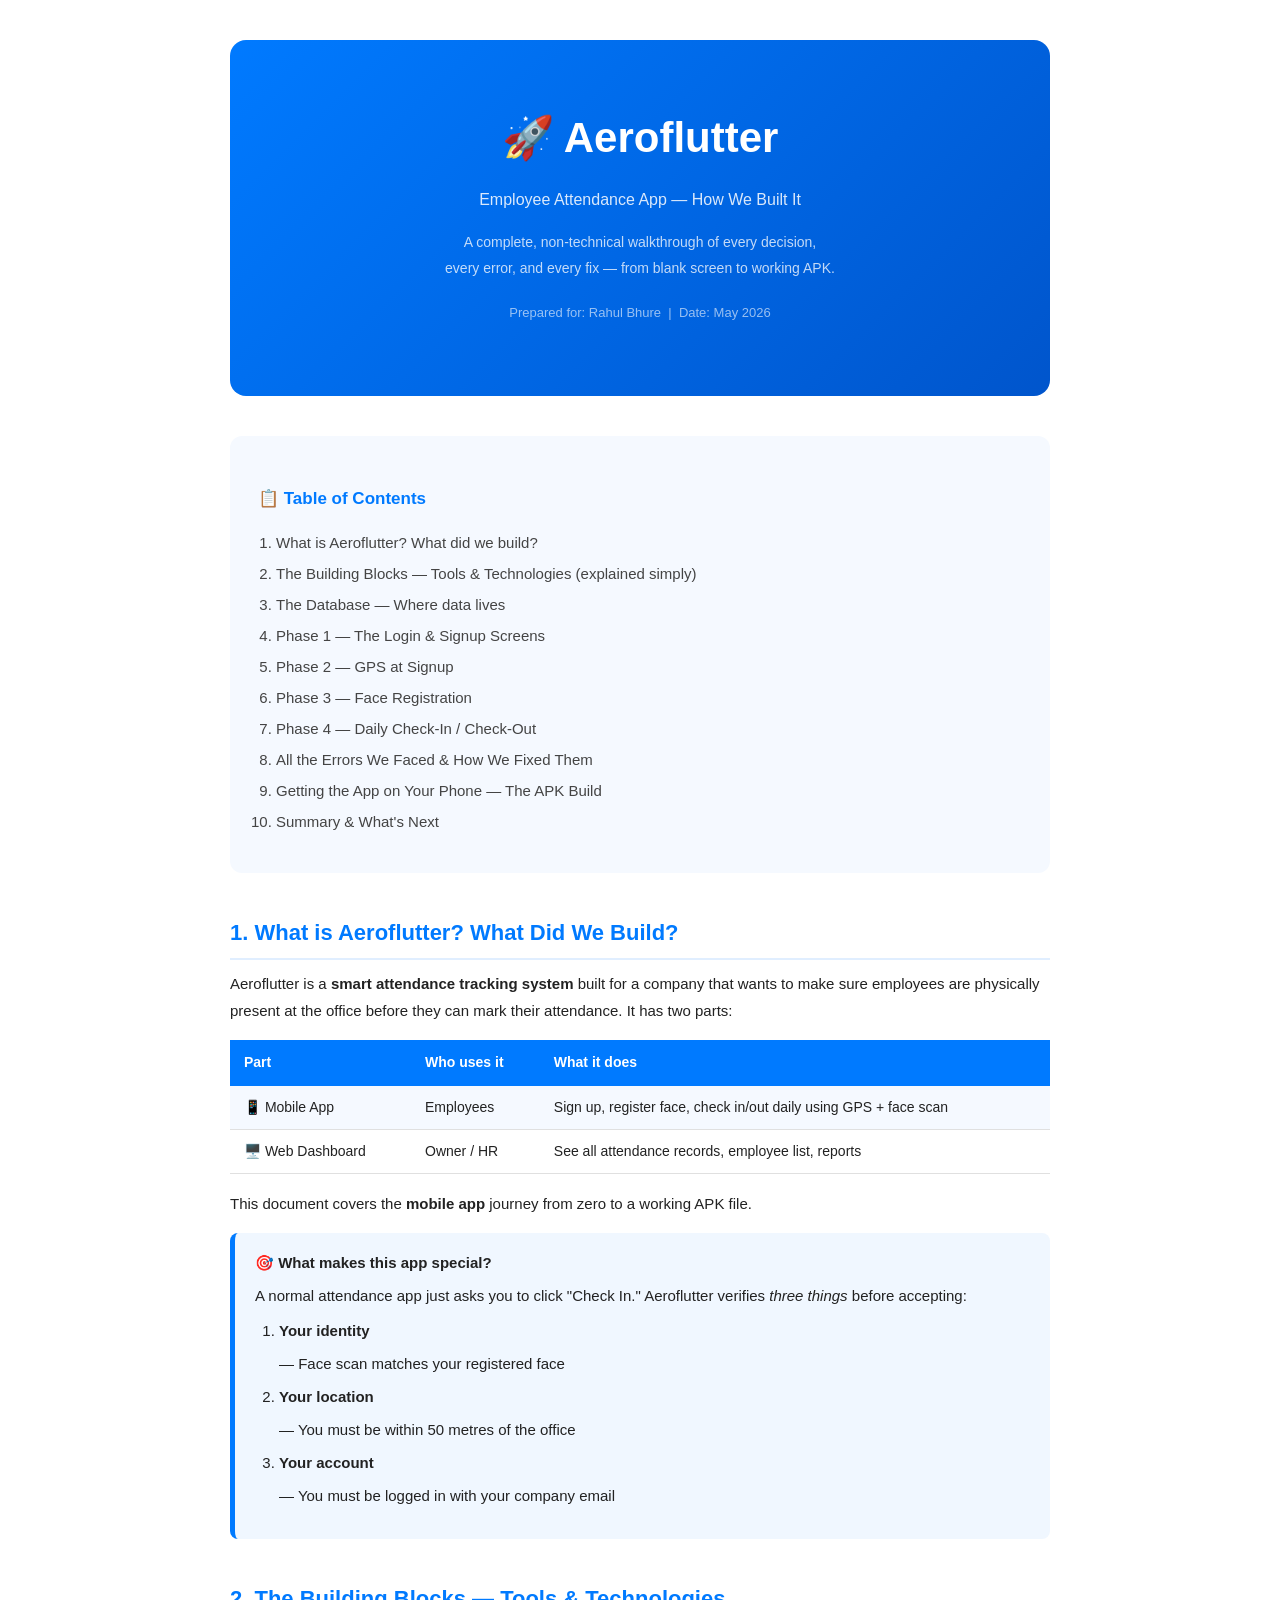
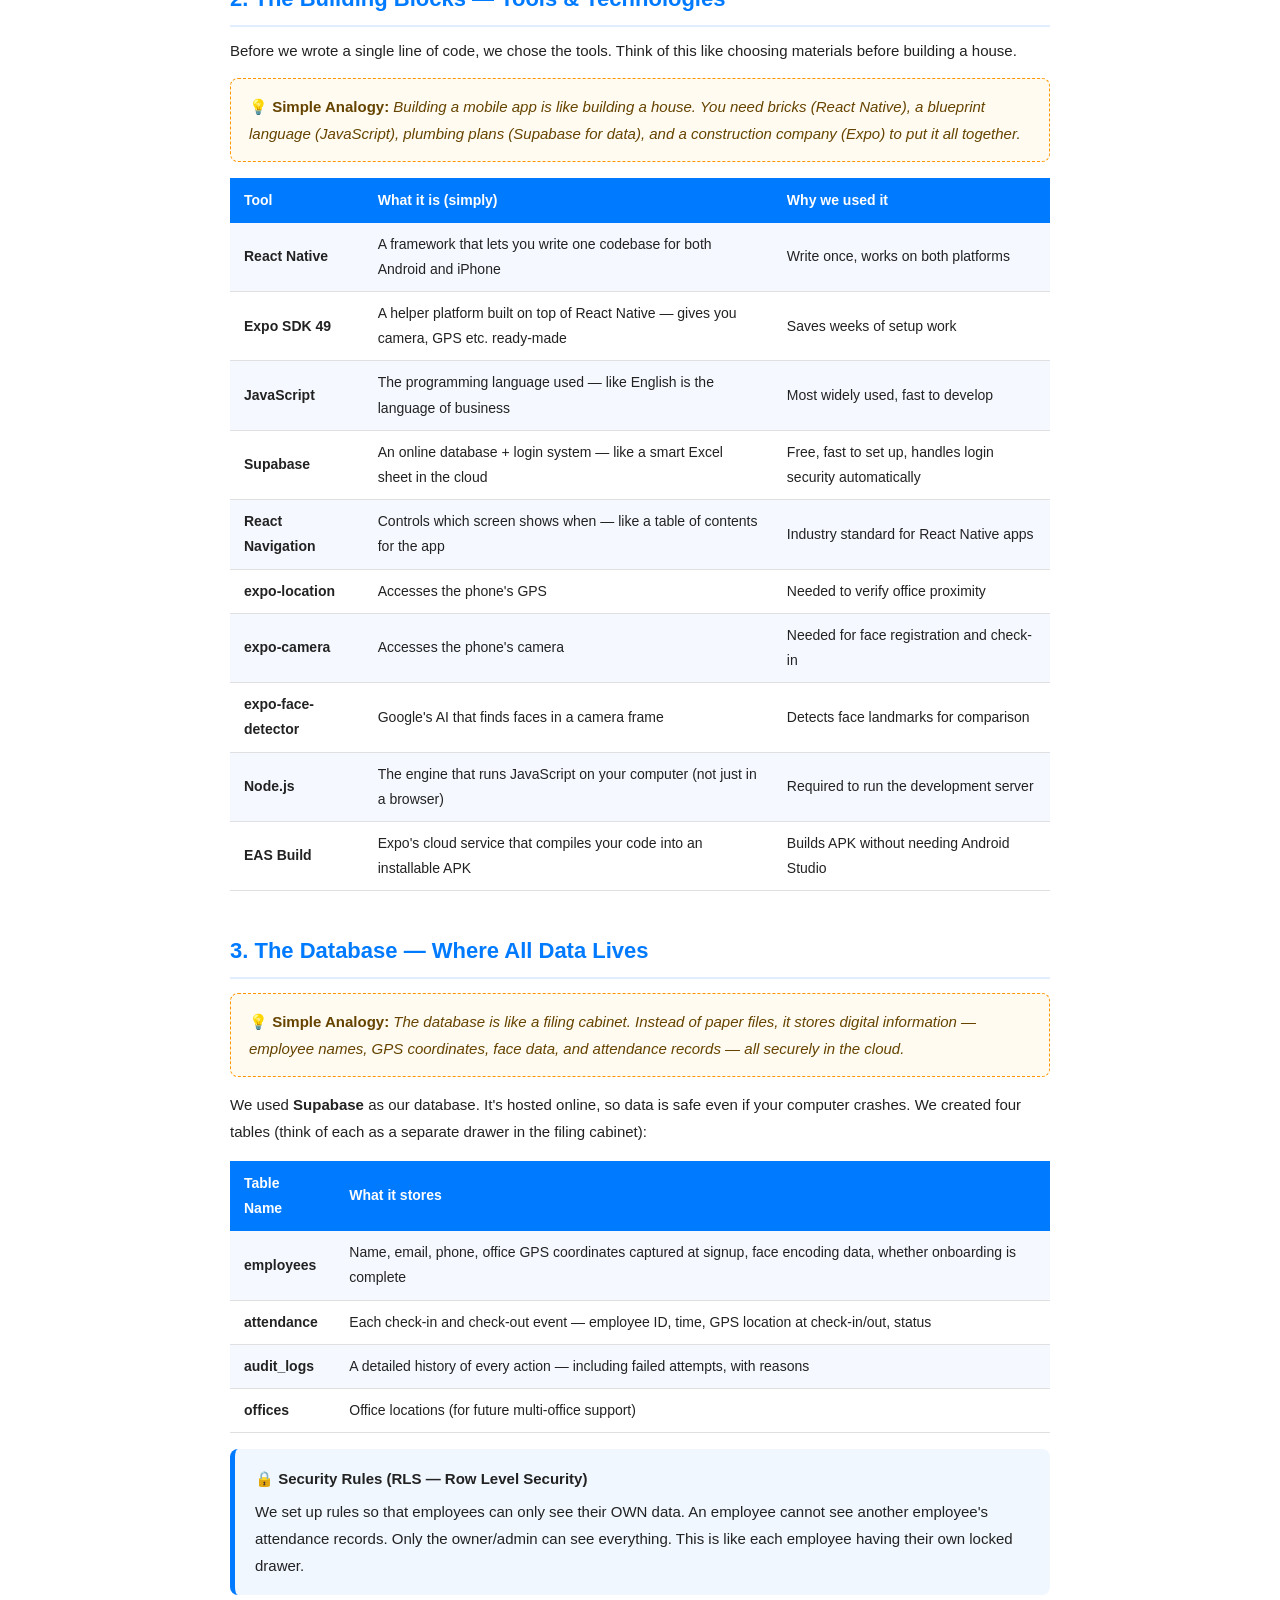
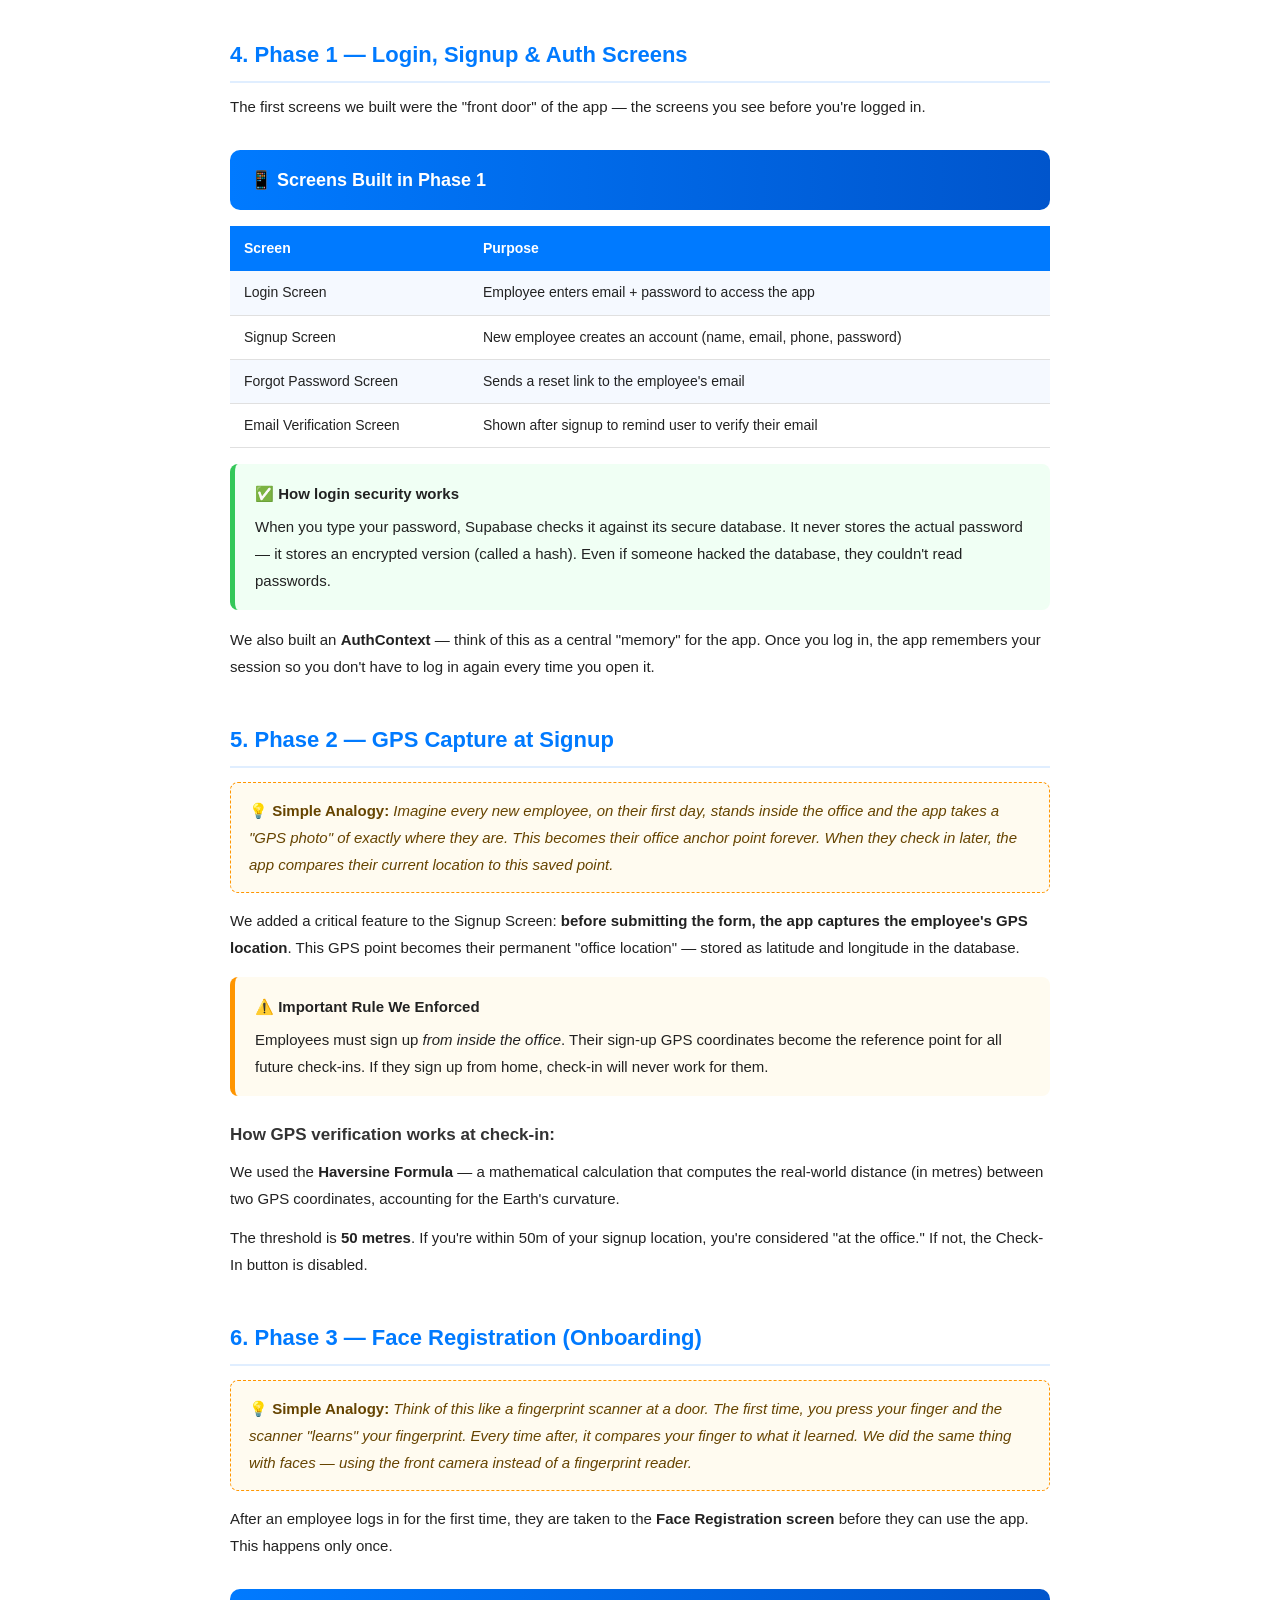
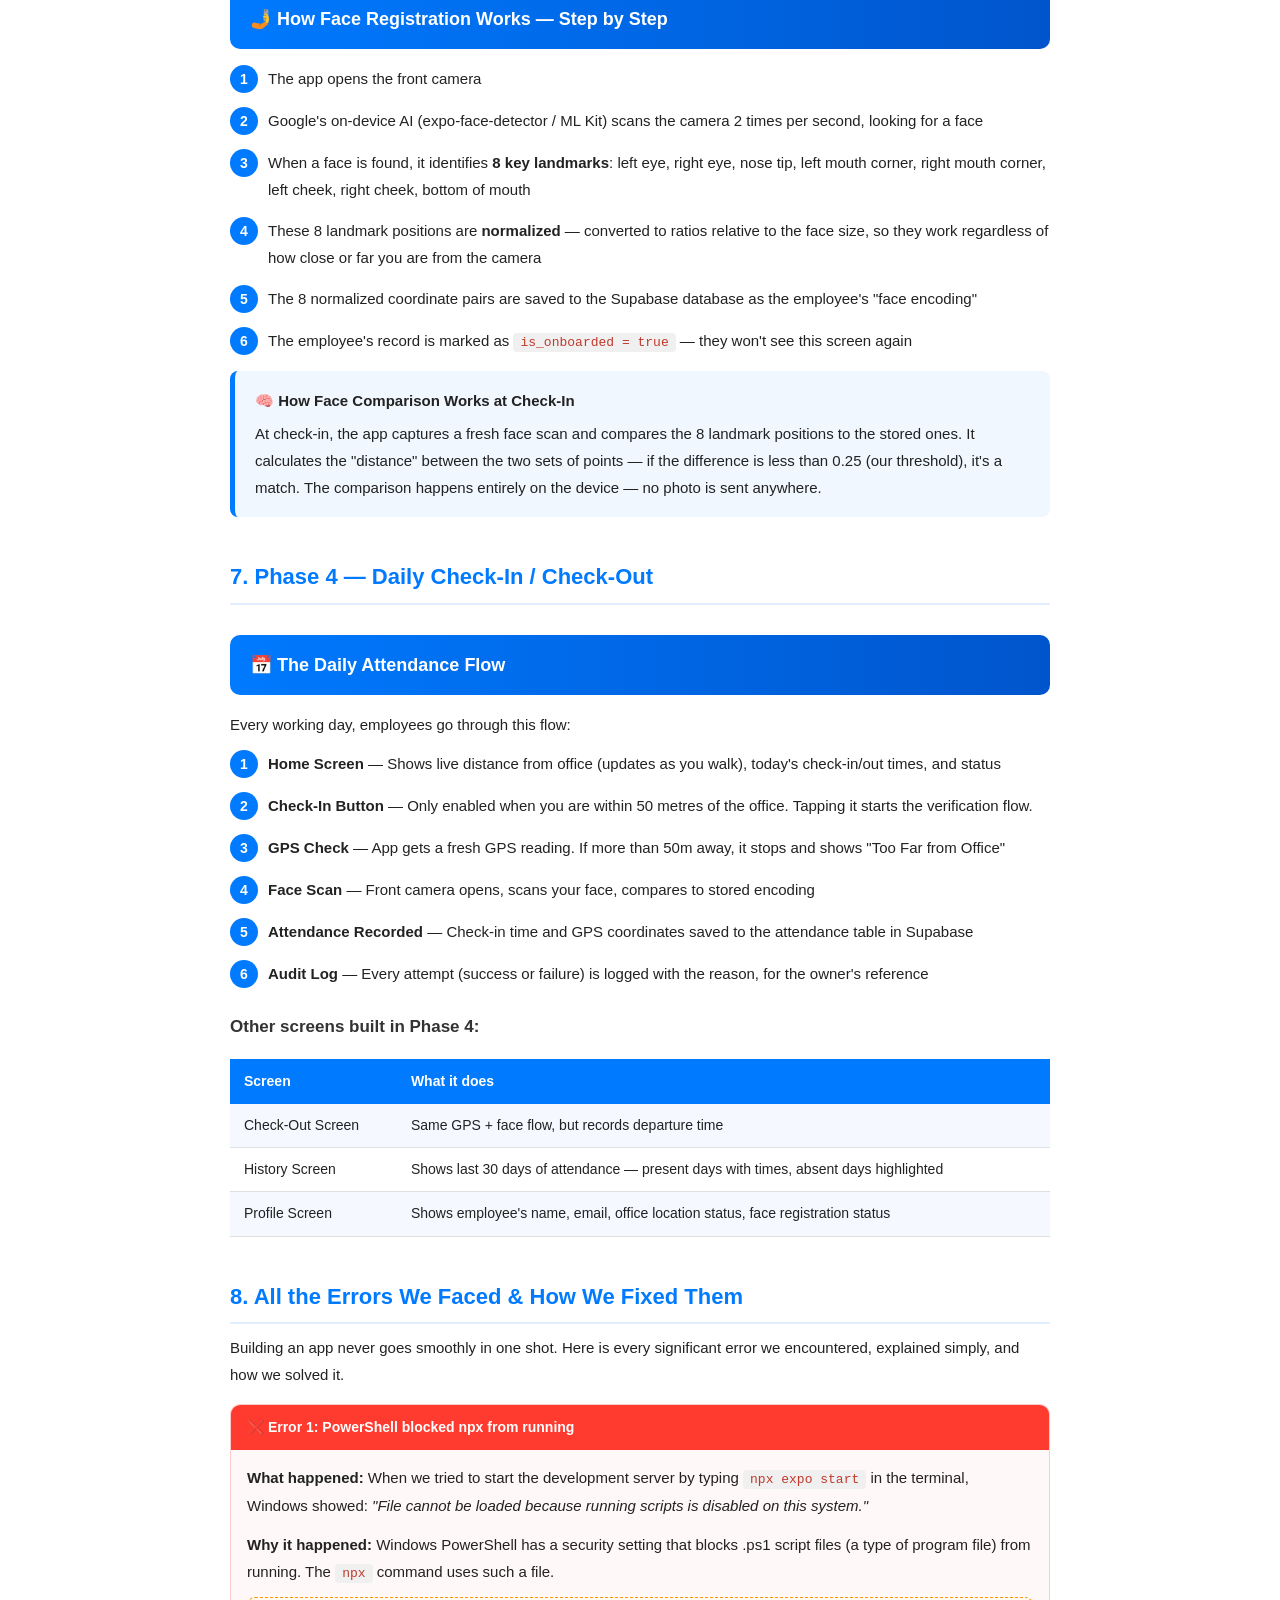
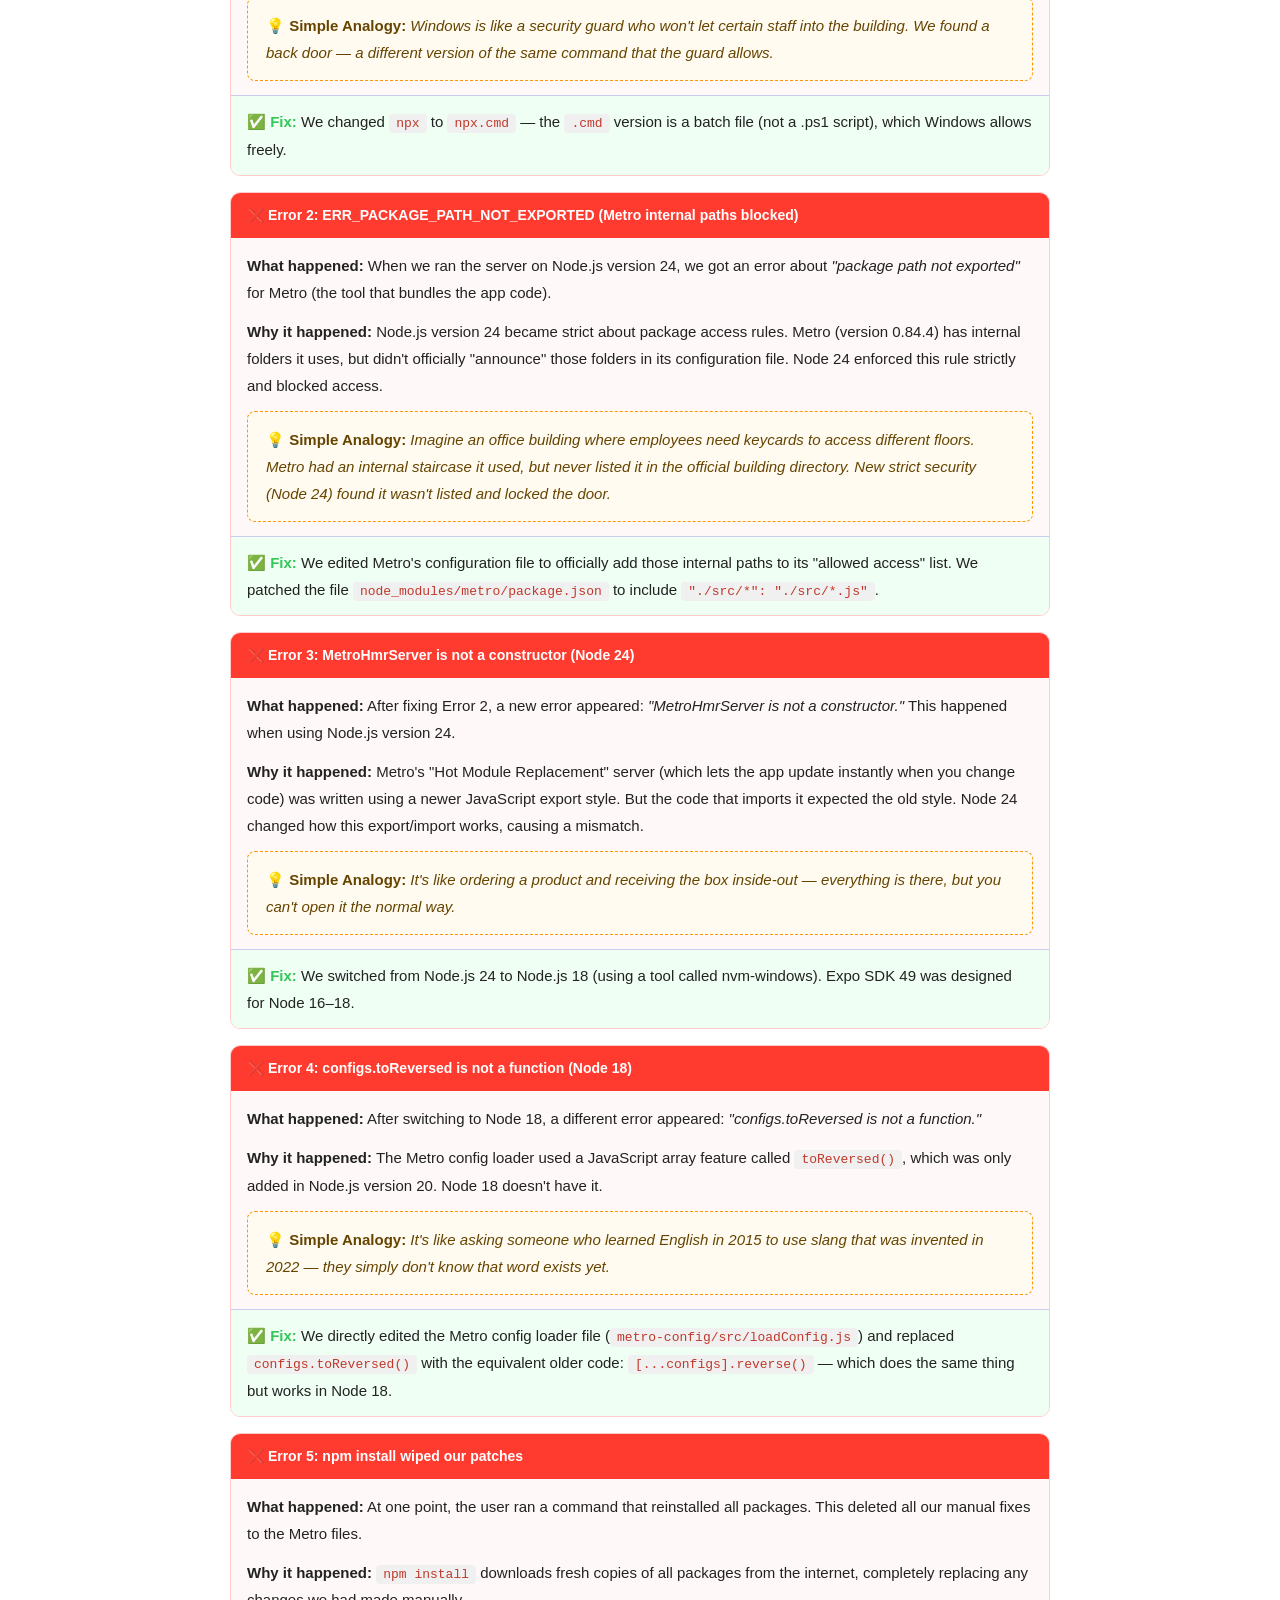
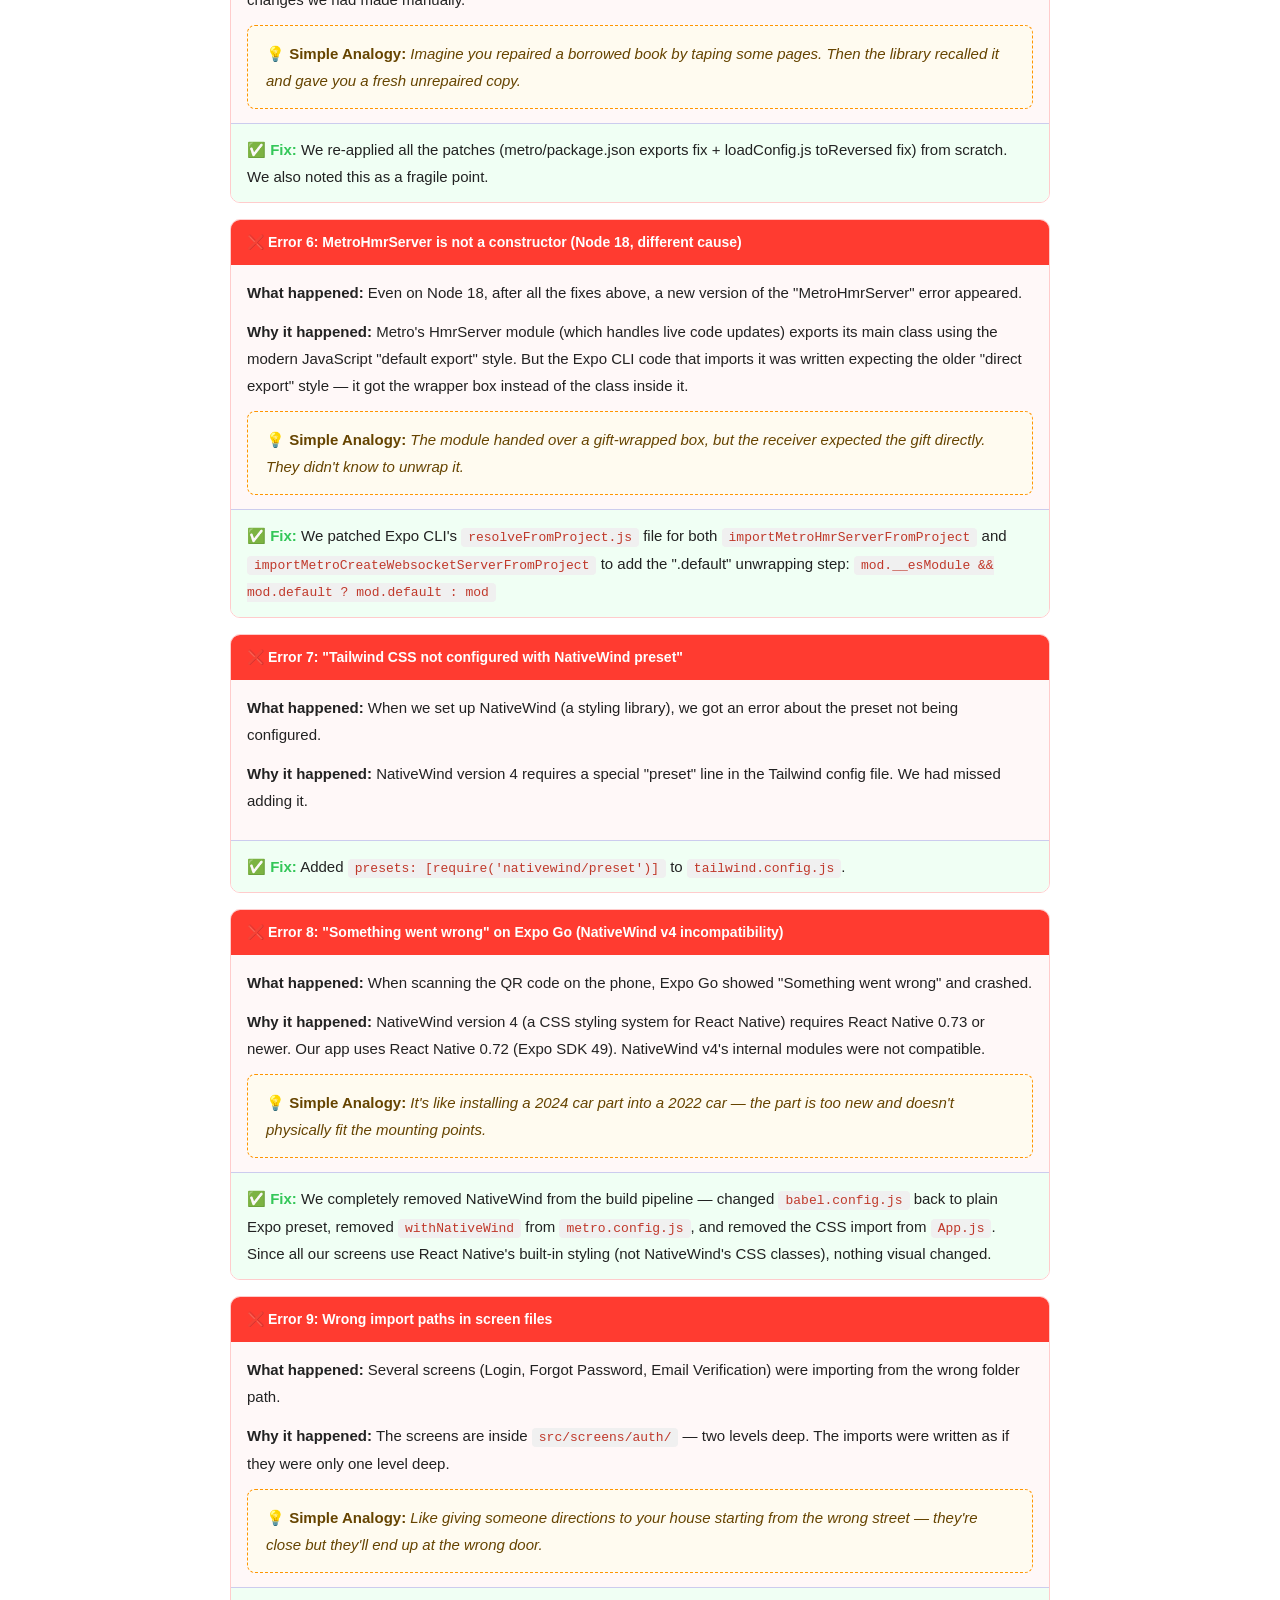
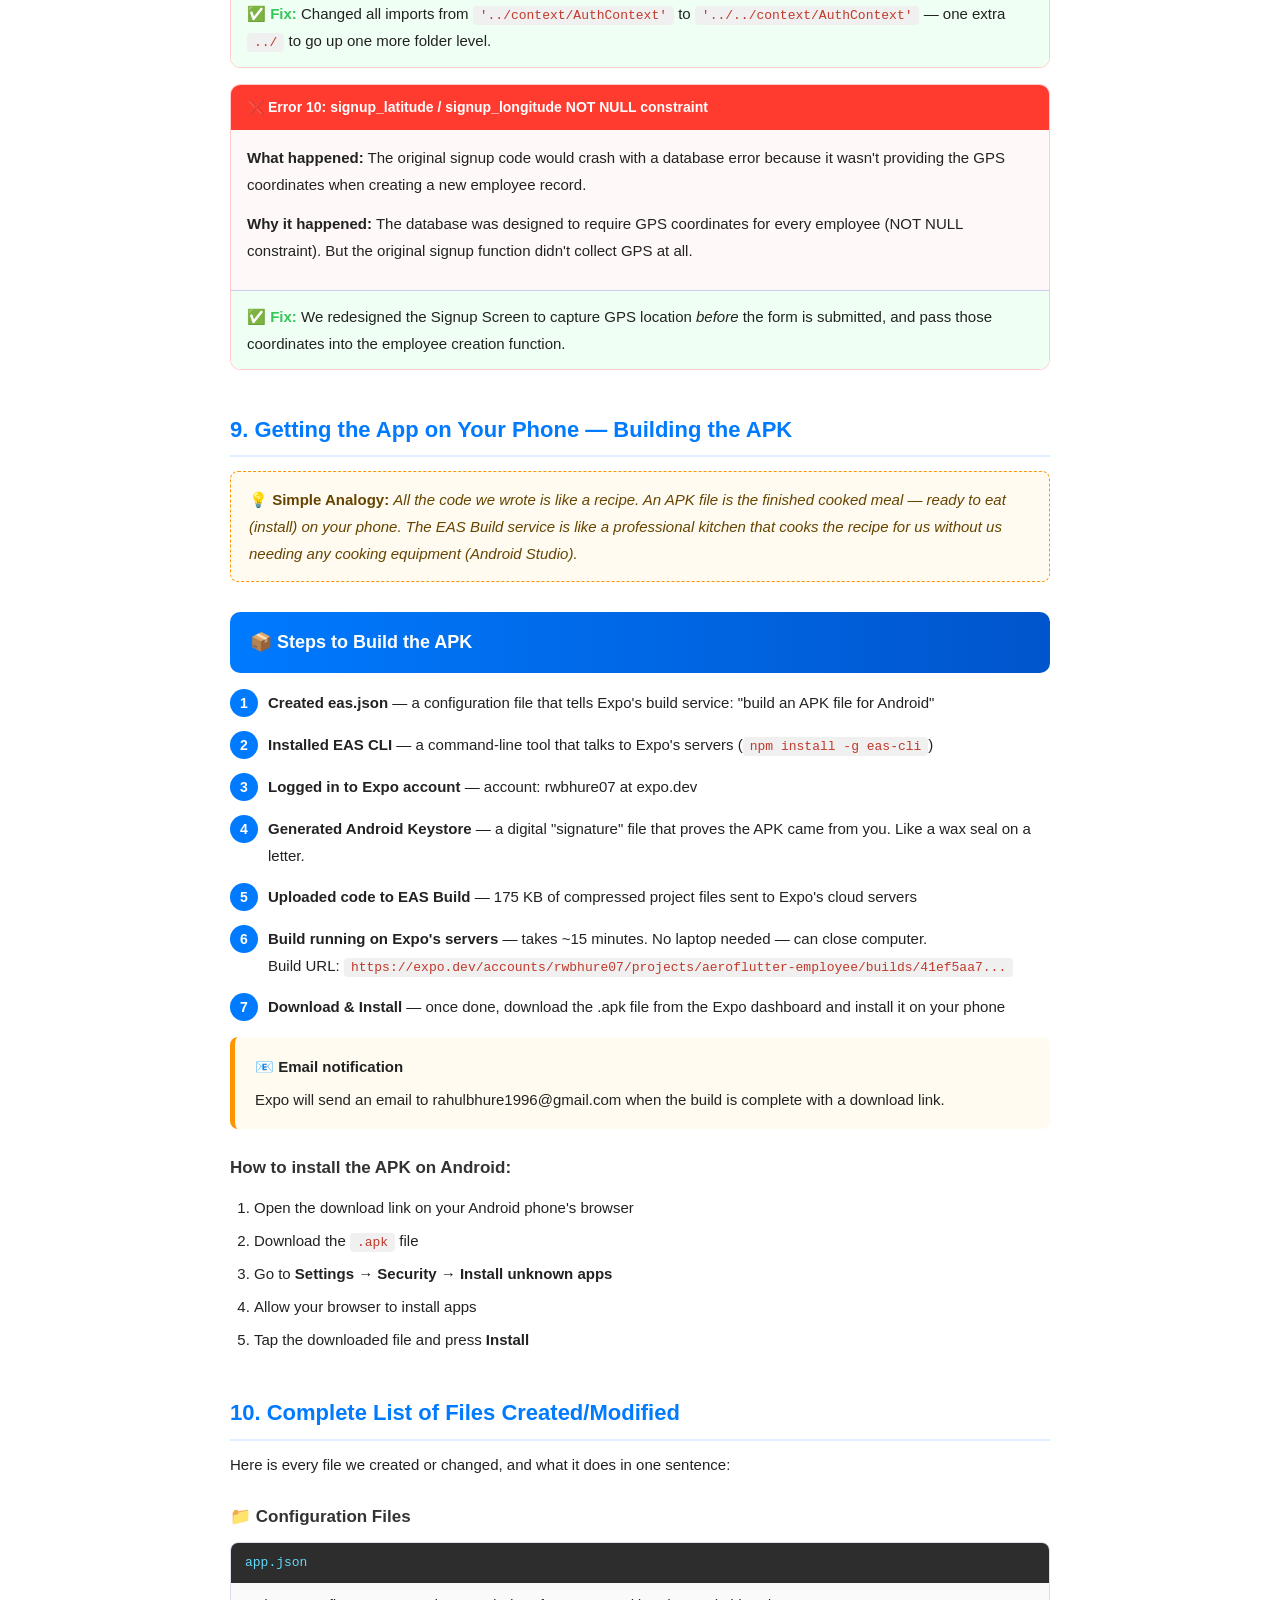
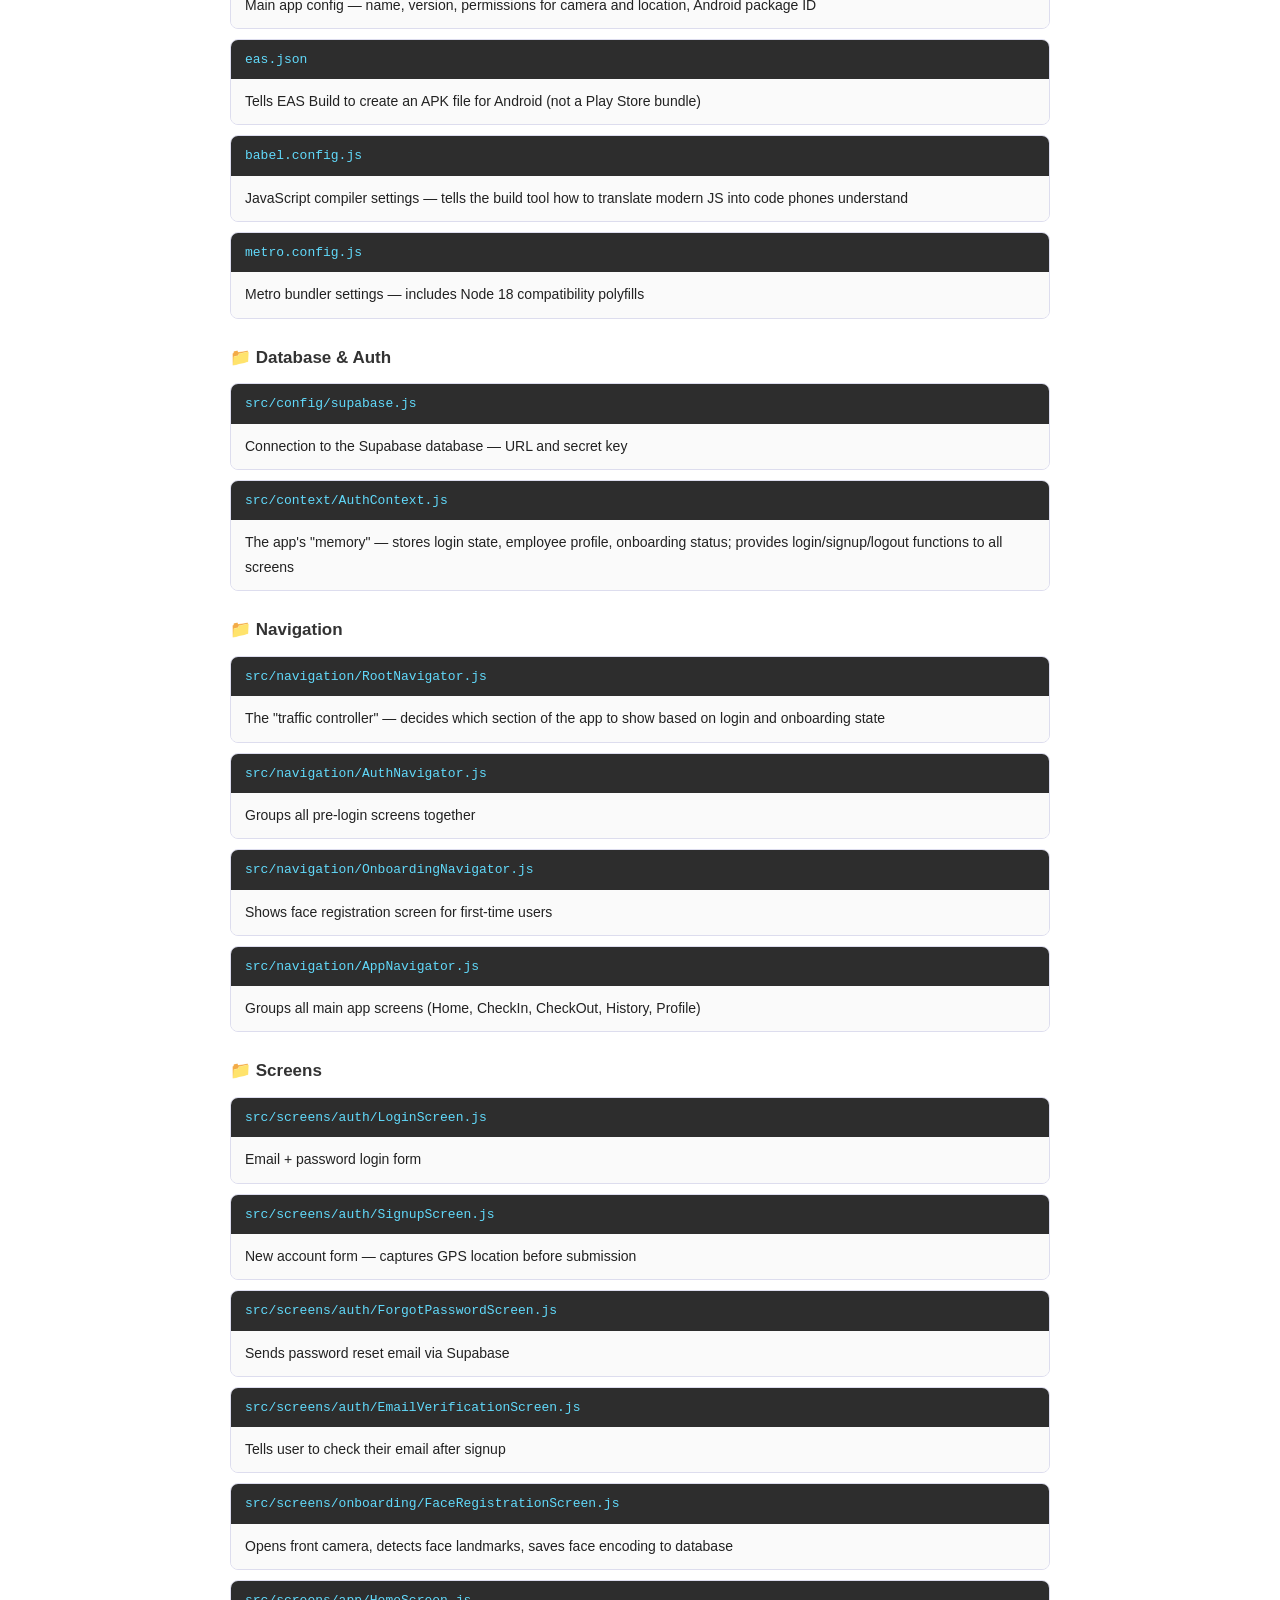
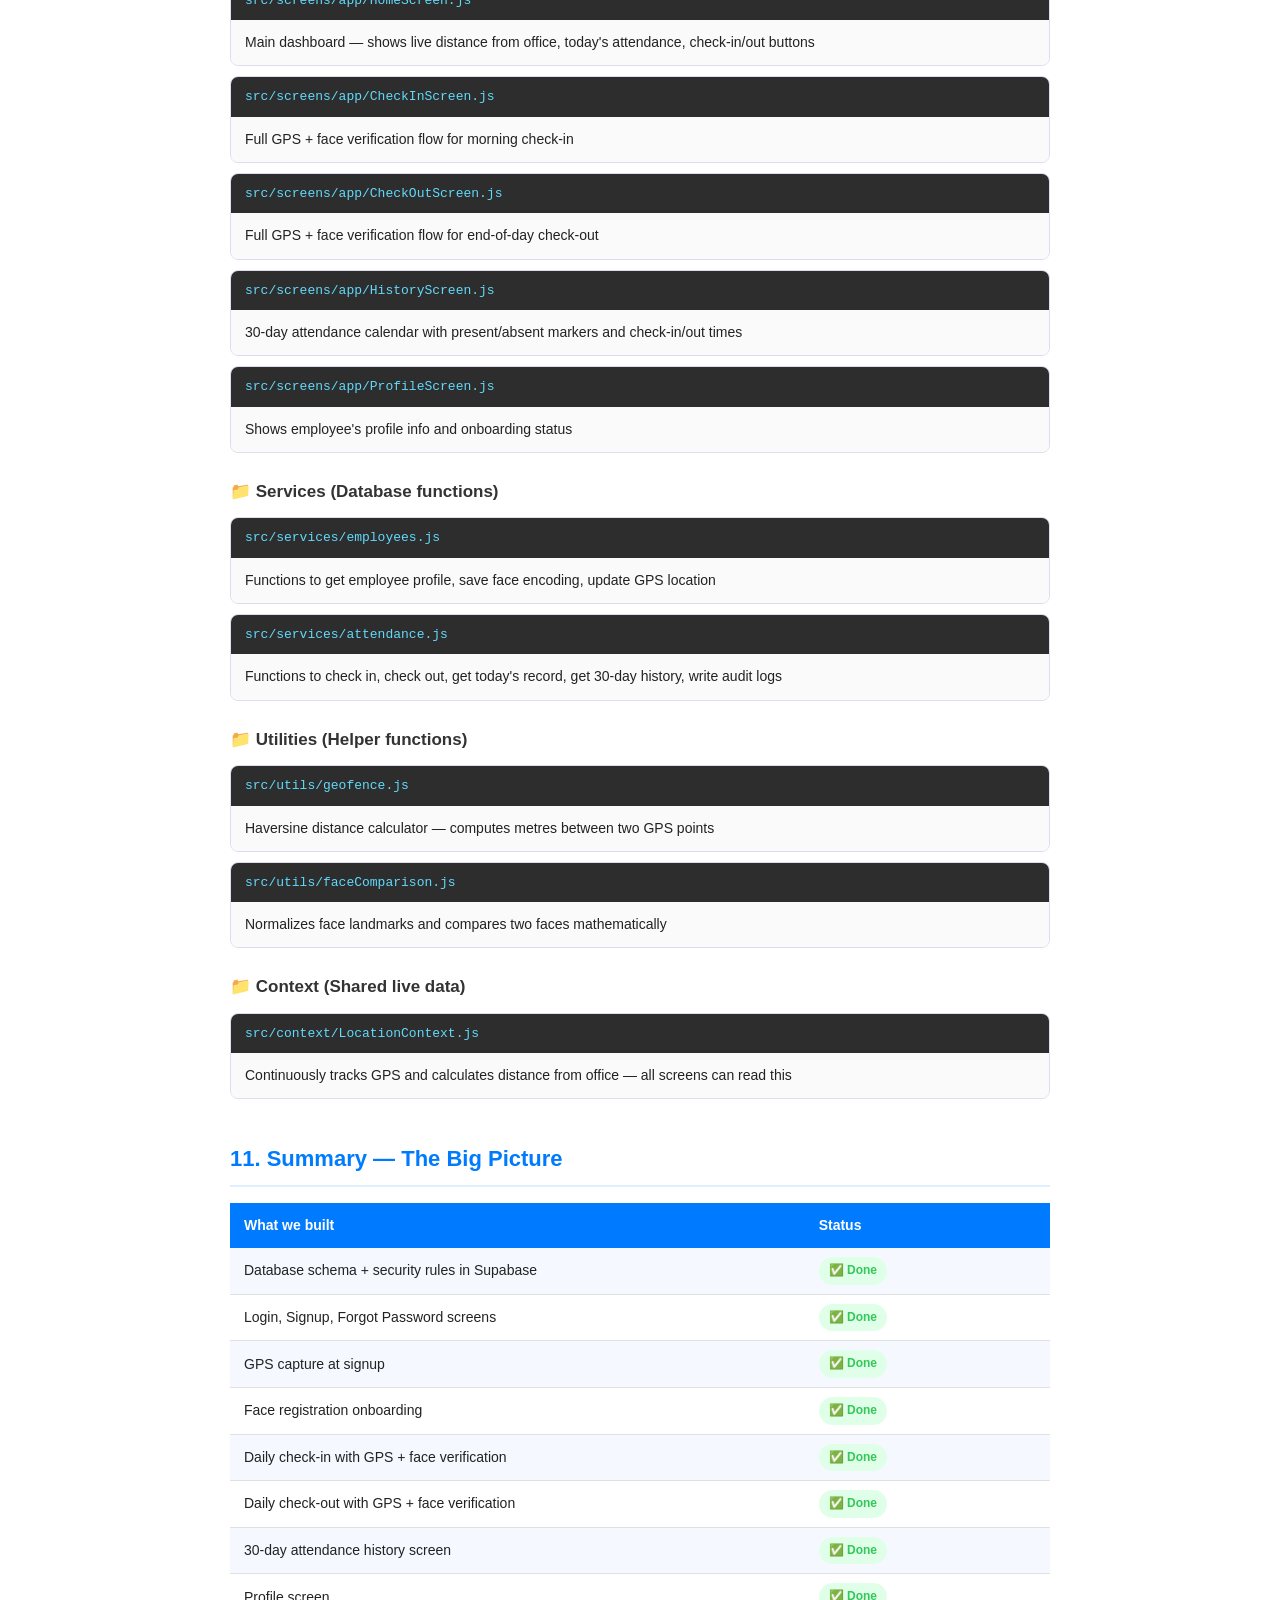
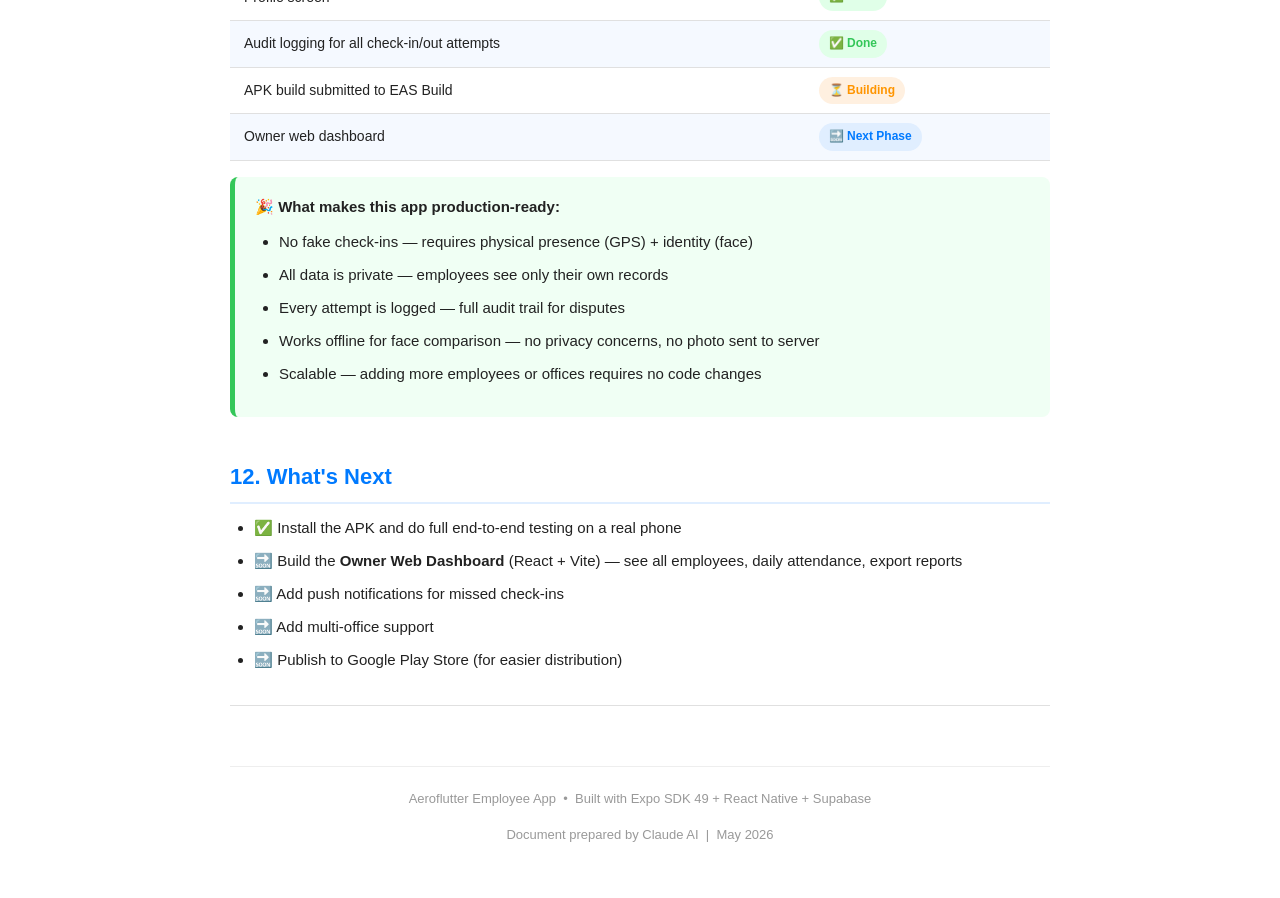
<file: Aeroflutter_Build_Story.html>
<!DOCTYPE html>
<html lang="en">
<head>
  <meta charset="UTF-8" />
  <meta name="viewport" content="width=device-width, initial-scale=1.0"/>
  <title>Aeroflutter – How We Built the App</title>
  <style>
    * { box-sizing: border-box; margin: 0; padding: 0; }
    body {
      font-family: 'Segoe UI', Arial, sans-serif;
      font-size: 15px;
      line-height: 1.8;
      color: #222;
      background: #fff;
      padding: 40px;
      max-width: 900px;
      margin: auto;
    }
    h1 { font-size: 32px; color: #007AFF; margin-bottom: 6px; }
    h2 { font-size: 22px; color: #007AFF; margin: 40px 0 10px; border-bottom: 2px solid #e0eeff; padding-bottom: 6px; }
    h3 { font-size: 17px; color: #333; margin: 24px 0 8px; }
    p { margin-bottom: 12px; }
    ul, ol { margin: 10px 0 14px 24px; }
    li { margin-bottom: 6px; }
    .cover {
      text-align: center;
      padding: 60px 20px;
      background: linear-gradient(135deg, #007AFF 0%, #0055cc 100%);
      color: white;
      border-radius: 16px;
      margin-bottom: 40px;
    }
    .cover h1 { color: white; font-size: 42px; }
    .cover p { color: rgba(255,255,255,0.85); font-size: 16px; margin-top: 10px; }
    .cover .sub { font-size: 13px; margin-top: 20px; opacity: 0.7; }
    .box {
      background: #f0f7ff;
      border-left: 5px solid #007AFF;
      border-radius: 8px;
      padding: 16px 20px;
      margin: 16px 0;
    }
    .box.green { background: #f0fff4; border-color: #34C759; }
    .box.red { background: #fff0f0; border-color: #FF3B30; }
    .box.yellow { background: #fffbf0; border-color: #FF9500; }
    .box.grey { background: #f5f5f7; border-color: #999; }
    .box strong { display: block; margin-bottom: 6px; font-size: 15px; }
    .badge {
      display: inline-block;
      padding: 3px 10px;
      border-radius: 20px;
      font-size: 12px;
      font-weight: 700;
      margin-right: 6px;
    }
    .badge.blue { background: #e0eeff; color: #007AFF; }
    .badge.green { background: #e0ffe8; color: #34C759; }
    .badge.red { background: #ffe0e0; color: #FF3B30; }
    .badge.orange { background: #fff0e0; color: #FF9500; }
    code {
      background: #f0f0f0;
      padding: 2px 7px;
      border-radius: 4px;
      font-family: 'Courier New', monospace;
      font-size: 13px;
      color: #c0392b;
    }
    .step-num {
      display: inline-block;
      background: #007AFF;
      color: white;
      width: 28px;
      height: 28px;
      border-radius: 50%;
      text-align: center;
      line-height: 28px;
      font-weight: 700;
      margin-right: 10px;
      font-size: 14px;
      flex-shrink: 0;
    }
    .step-row {
      display: flex;
      align-items: flex-start;
      margin-bottom: 14px;
    }
    .step-row .step-content { flex: 1; }
    .error-card {
      border: 1px solid #ffcccc;
      border-radius: 10px;
      margin: 16px 0;
      overflow: hidden;
    }
    .error-card .err-header {
      background: #FF3B30;
      color: white;
      padding: 10px 16px;
      font-weight: 700;
      font-size: 14px;
    }
    .error-card .err-body {
      padding: 14px 16px;
      background: #fff8f8;
    }
    .error-card .err-fix {
      padding: 12px 16px;
      background: #f0fff4;
      border-top: 1px solid #cce;
    }
    .error-card .err-fix strong { color: #34C759; }
    table {
      width: 100%;
      border-collapse: collapse;
      margin: 16px 0;
      font-size: 14px;
    }
    th {
      background: #007AFF;
      color: white;
      padding: 10px 14px;
      text-align: left;
    }
    td {
      padding: 9px 14px;
      border-bottom: 1px solid #e0e0e0;
    }
    tr:nth-child(even) td { background: #f5f9ff; }
    .toc {
      background: #f5f9ff;
      border-radius: 12px;
      padding: 24px 28px;
      margin: 20px 0 40px;
    }
    .toc h3 { color: #007AFF; margin-bottom: 14px; }
    .toc ol { margin-left: 18px; }
    .toc li { margin-bottom: 4px; color: #444; }
    .analogy {
      background: #fffbf0;
      border: 1px dashed #FF9500;
      border-radius: 8px;
      padding: 14px 18px;
      margin: 14px 0;
      font-style: italic;
      color: #664400;
    }
    .analogy::before { content: "💡 Simple Analogy: "; font-style: normal; font-weight: 700; }
    .phase-header {
      background: linear-gradient(90deg, #007AFF, #0055cc);
      color: white;
      padding: 14px 20px;
      border-radius: 10px;
      margin: 30px 0 16px;
      font-size: 18px;
      font-weight: 700;
    }
    .file-card {
      border: 1px solid #dde;
      border-radius: 8px;
      margin: 10px 0;
      overflow: hidden;
    }
    .file-card .file-name {
      background: #2d2d2d;
      color: #61dafb;
      padding: 8px 14px;
      font-family: monospace;
      font-size: 13px;
    }
    .file-card .file-desc {
      padding: 10px 14px;
      font-size: 14px;
      background: #fafafa;
    }
    @media print {
      body { padding: 20px; }
      .cover { -webkit-print-color-adjust: exact; print-color-adjust: exact; }
      .phase-header { -webkit-print-color-adjust: exact; print-color-adjust: exact; }
      th { -webkit-print-color-adjust: exact; print-color-adjust: exact; }
      .step-num { -webkit-print-color-adjust: exact; print-color-adjust: exact; }
      h2 { page-break-before: auto; }
    }
    .divider { border: none; border-top: 1px solid #e0e0e0; margin: 32px 0; }
    .timeline-item { display: flex; gap: 16px; margin-bottom: 20px; }
    .timeline-dot { width: 14px; height: 14px; background: #007AFF; border-radius: 50%; margin-top: 5px; flex-shrink: 0; }
    .timeline-line { border-left: 2px dashed #cce; margin-left: 6px; }
    footer { text-align: center; color: #999; font-size: 13px; margin-top: 60px; padding-top: 20px; border-top: 1px solid #eee; }
  </style>
</head>
<body>

<!-- COVER -->
<div class="cover">
  <h1>🚀 Aeroflutter</h1>
  <p>Employee Attendance App — How We Built It</p>
  <p style="margin-top:16px; font-size:14px; opacity:0.9;">A complete, non-technical walkthrough of every decision,<br/>every error, and every fix — from blank screen to working APK.</p>
  <p class="sub">Prepared for: Rahul Bhure &nbsp;|&nbsp; Date: May 2026</p>
</div>

<!-- TABLE OF CONTENTS -->
<div class="toc">
  <h3>📋 Table of Contents</h3>
  <ol>
    <li>What is Aeroflutter? What did we build?</li>
    <li>The Building Blocks — Tools &amp; Technologies (explained simply)</li>
    <li>The Database — Where data lives</li>
    <li>Phase 1 — The Login &amp; Signup Screens</li>
    <li>Phase 2 — GPS at Signup</li>
    <li>Phase 3 — Face Registration</li>
    <li>Phase 4 — Daily Check-In / Check-Out</li>
    <li>All the Errors We Faced &amp; How We Fixed Them</li>
    <li>Getting the App on Your Phone — The APK Build</li>
    <li>Summary &amp; What's Next</li>
  </ol>
</div>

<!-- SECTION 1 -->
<h2>1. What is Aeroflutter? What Did We Build?</h2>
<p>Aeroflutter is a <strong>smart attendance tracking system</strong> built for a company that wants to make sure employees are physically present at the office before they can mark their attendance. It has two parts:</p>

<table>
  <tr><th>Part</th><th>Who uses it</th><th>What it does</th></tr>
  <tr><td>📱 Mobile App</td><td>Employees</td><td>Sign up, register face, check in/out daily using GPS + face scan</td></tr>
  <tr><td>🖥️ Web Dashboard</td><td>Owner / HR</td><td>See all attendance records, employee list, reports</td></tr>
</table>

<p>This document covers the <strong>mobile app</strong> journey from zero to a working APK file.</p>

<div class="box">
  <strong>🎯 What makes this app special?</strong>
  A normal attendance app just asks you to click "Check In." Aeroflutter verifies <em>three things</em> before accepting:
  <ol style="margin-top:8px;">
    <li><strong>Your identity</strong> — Face scan matches your registered face</li>
    <li><strong>Your location</strong> — You must be within 50 metres of the office</li>
    <li><strong>Your account</strong> — You must be logged in with your company email</li>
  </ol>
</div>

<!-- SECTION 2 -->
<h2>2. The Building Blocks — Tools &amp; Technologies</h2>
<p>Before we wrote a single line of code, we chose the tools. Think of this like choosing materials before building a house.</p>

<div class="analogy">Building a mobile app is like building a house. You need bricks (React Native), a blueprint language (JavaScript), plumbing plans (Supabase for data), and a construction company (Expo) to put it all together.</div>

<table>
  <tr><th>Tool</th><th>What it is (simply)</th><th>Why we used it</th></tr>
  <tr><td><strong>React Native</strong></td><td>A framework that lets you write one codebase for both Android and iPhone</td><td>Write once, works on both platforms</td></tr>
  <tr><td><strong>Expo SDK 49</strong></td><td>A helper platform built on top of React Native — gives you camera, GPS etc. ready-made</td><td>Saves weeks of setup work</td></tr>
  <tr><td><strong>JavaScript</strong></td><td>The programming language used — like English is the language of business</td><td>Most widely used, fast to develop</td></tr>
  <tr><td><strong>Supabase</strong></td><td>An online database + login system — like a smart Excel sheet in the cloud</td><td>Free, fast to set up, handles login security automatically</td></tr>
  <tr><td><strong>React Navigation</strong></td><td>Controls which screen shows when — like a table of contents for the app</td><td>Industry standard for React Native apps</td></tr>
  <tr><td><strong>expo-location</strong></td><td>Accesses the phone's GPS</td><td>Needed to verify office proximity</td></tr>
  <tr><td><strong>expo-camera</strong></td><td>Accesses the phone's camera</td><td>Needed for face registration and check-in</td></tr>
  <tr><td><strong>expo-face-detector</strong></td><td>Google's AI that finds faces in a camera frame</td><td>Detects face landmarks for comparison</td></tr>
  <tr><td><strong>Node.js</strong></td><td>The engine that runs JavaScript on your computer (not just in a browser)</td><td>Required to run the development server</td></tr>
  <tr><td><strong>EAS Build</strong></td><td>Expo's cloud service that compiles your code into an installable APK</td><td>Builds APK without needing Android Studio</td></tr>
</table>

<!-- SECTION 3 -->
<h2>3. The Database — Where All Data Lives</h2>

<div class="analogy">The database is like a filing cabinet. Instead of paper files, it stores digital information — employee names, GPS coordinates, face data, and attendance records — all securely in the cloud.</div>

<p>We used <strong>Supabase</strong> as our database. It's hosted online, so data is safe even if your computer crashes. We created four tables (think of each as a separate drawer in the filing cabinet):</p>

<table>
  <tr><th>Table Name</th><th>What it stores</th></tr>
  <tr><td><strong>employees</strong></td><td>Name, email, phone, office GPS coordinates captured at signup, face encoding data, whether onboarding is complete</td></tr>
  <tr><td><strong>attendance</strong></td><td>Each check-in and check-out event — employee ID, time, GPS location at check-in/out, status</td></tr>
  <tr><td><strong>audit_logs</strong></td><td>A detailed history of every action — including failed attempts, with reasons</td></tr>
  <tr><td><strong>offices</strong></td><td>Office locations (for future multi-office support)</td></tr>
</table>

<div class="box">
  <strong>🔒 Security Rules (RLS — Row Level Security)</strong>
  We set up rules so that employees can only see their OWN data. An employee cannot see another employee's attendance records. Only the owner/admin can see everything. This is like each employee having their own locked drawer.
</div>

<!-- SECTION 4 -->
<h2>4. Phase 1 — Login, Signup &amp; Auth Screens</h2>

<p>The first screens we built were the "front door" of the app — the screens you see before you're logged in.</p>

<div class="phase-header">📱 Screens Built in Phase 1</div>

<table>
  <tr><th>Screen</th><th>Purpose</th></tr>
  <tr><td>Login Screen</td><td>Employee enters email + password to access the app</td></tr>
  <tr><td>Signup Screen</td><td>New employee creates an account (name, email, phone, password)</td></tr>
  <tr><td>Forgot Password Screen</td><td>Sends a reset link to the employee's email</td></tr>
  <tr><td>Email Verification Screen</td><td>Shown after signup to remind user to verify their email</td></tr>
</table>

<div class="box green">
  <strong>✅ How login security works</strong>
  When you type your password, Supabase checks it against its secure database. It never stores the actual password — it stores an encrypted version (called a hash). Even if someone hacked the database, they couldn't read passwords.
</div>

<p>We also built an <strong>AuthContext</strong> — think of this as a central "memory" for the app. Once you log in, the app remembers your session so you don't have to log in again every time you open it.</p>

<!-- SECTION 5 -->
<h2>5. Phase 2 — GPS Capture at Signup</h2>

<div class="analogy">Imagine every new employee, on their first day, stands inside the office and the app takes a "GPS photo" of exactly where they are. This becomes their office anchor point forever. When they check in later, the app compares their current location to this saved point.</div>

<p>We added a critical feature to the Signup Screen: <strong>before submitting the form, the app captures the employee's GPS location</strong>. This GPS point becomes their permanent "office location" — stored as latitude and longitude in the database.</p>

<div class="box yellow">
  <strong>⚠️ Important Rule We Enforced</strong>
  Employees must sign up <em>from inside the office</em>. Their sign-up GPS coordinates become the reference point for all future check-ins. If they sign up from home, check-in will never work for them.
</div>

<h3>How GPS verification works at check-in:</h3>
<p>We used the <strong>Haversine Formula</strong> — a mathematical calculation that computes the real-world distance (in metres) between two GPS coordinates, accounting for the Earth's curvature.</p>
<p>The threshold is <strong>50 metres</strong>. If you're within 50m of your signup location, you're considered "at the office." If not, the Check-In button is disabled.</p>

<!-- SECTION 6 -->
<h2>6. Phase 3 — Face Registration (Onboarding)</h2>

<div class="analogy">Think of this like a fingerprint scanner at a door. The first time, you press your finger and the scanner "learns" your fingerprint. Every time after, it compares your finger to what it learned. We did the same thing with faces — using the front camera instead of a fingerprint reader.</div>

<p>After an employee logs in for the first time, they are taken to the <strong>Face Registration screen</strong> before they can use the app. This happens only once.</p>

<div class="phase-header">🤳 How Face Registration Works — Step by Step</div>

<div class="step-row">
  <span class="step-num">1</span>
  <div class="step-content">The app opens the front camera</div>
</div>
<div class="step-row">
  <span class="step-num">2</span>
  <div class="step-content">Google's on-device AI (expo-face-detector / ML Kit) scans the camera 2 times per second, looking for a face</div>
</div>
<div class="step-row">
  <span class="step-num">3</span>
  <div class="step-content">When a face is found, it identifies <strong>8 key landmarks</strong>: left eye, right eye, nose tip, left mouth corner, right mouth corner, left cheek, right cheek, bottom of mouth</div>
</div>
<div class="step-row">
  <span class="step-num">4</span>
  <div class="step-content">These 8 landmark positions are <strong>normalized</strong> — converted to ratios relative to the face size, so they work regardless of how close or far you are from the camera</div>
</div>
<div class="step-row">
  <span class="step-num">5</span>
  <div class="step-content">The 8 normalized coordinate pairs are saved to the Supabase database as the employee's "face encoding"</div>
</div>
<div class="step-row">
  <span class="step-num">6</span>
  <div class="step-content">The employee's record is marked as <code>is_onboarded = true</code> — they won't see this screen again</div>
</div>

<div class="box">
  <strong>🧠 How Face Comparison Works at Check-In</strong>
  At check-in, the app captures a fresh face scan and compares the 8 landmark positions to the stored ones. It calculates the "distance" between the two sets of points — if the difference is less than 0.25 (our threshold), it's a match. The comparison happens entirely on the device — no photo is sent anywhere.
</div>

<!-- SECTION 7 -->
<h2>7. Phase 4 — Daily Check-In / Check-Out</h2>

<div class="phase-header">📅 The Daily Attendance Flow</div>

<p>Every working day, employees go through this flow:</p>

<div class="step-row">
  <span class="step-num">1</span>
  <div class="step-content"><strong>Home Screen</strong> — Shows live distance from office (updates as you walk), today's check-in/out times, and status</div>
</div>
<div class="step-row">
  <span class="step-num">2</span>
  <div class="step-content"><strong>Check-In Button</strong> — Only enabled when you are within 50 metres of the office. Tapping it starts the verification flow.</div>
</div>
<div class="step-row">
  <span class="step-num">3</span>
  <div class="step-content"><strong>GPS Check</strong> — App gets a fresh GPS reading. If more than 50m away, it stops and shows "Too Far from Office"</div>
</div>
<div class="step-row">
  <span class="step-num">4</span>
  <div class="step-content"><strong>Face Scan</strong> — Front camera opens, scans your face, compares to stored encoding</div>
</div>
<div class="step-row">
  <span class="step-num">5</span>
  <div class="step-content"><strong>Attendance Recorded</strong> — Check-in time and GPS coordinates saved to the attendance table in Supabase</div>
</div>
<div class="step-row">
  <span class="step-num">6</span>
  <div class="step-content"><strong>Audit Log</strong> — Every attempt (success or failure) is logged with the reason, for the owner's reference</div>
</div>

<h3>Other screens built in Phase 4:</h3>
<table>
  <tr><th>Screen</th><th>What it does</th></tr>
  <tr><td>Check-Out Screen</td><td>Same GPS + face flow, but records departure time</td></tr>
  <tr><td>History Screen</td><td>Shows last 30 days of attendance — present days with times, absent days highlighted</td></tr>
  <tr><td>Profile Screen</td><td>Shows employee's name, email, office location status, face registration status</td></tr>
</table>

<!-- SECTION 8 -->
<h2>8. All the Errors We Faced &amp; How We Fixed Them</h2>

<p>Building an app never goes smoothly in one shot. Here is every significant error we encountered, explained simply, and how we solved it.</p>

<!-- Error 1 -->
<div class="error-card">
  <div class="err-header">❌ Error 1: PowerShell blocked npx from running</div>
  <div class="err-body">
    <p><strong>What happened:</strong> When we tried to start the development server by typing <code>npx expo start</code> in the terminal, Windows showed: <em>"File cannot be loaded because running scripts is disabled on this system."</em></p>
    <p><strong>Why it happened:</strong> Windows PowerShell has a security setting that blocks .ps1 script files (a type of program file) from running. The <code>npx</code> command uses such a file.</p>
    <div class="analogy" style="margin:10px 0 0;">Windows is like a security guard who won't let certain staff into the building. We found a back door — a different version of the same command that the guard allows.</div>
  </div>
  <div class="err-fix">
    <strong>✅ Fix:</strong> We changed <code>npx</code> to <code>npx.cmd</code> — the <code>.cmd</code> version is a batch file (not a .ps1 script), which Windows allows freely.
  </div>
</div>

<!-- Error 2 -->
<div class="error-card">
  <div class="err-header">❌ Error 2: ERR_PACKAGE_PATH_NOT_EXPORTED (Metro internal paths blocked)</div>
  <div class="err-body">
    <p><strong>What happened:</strong> When we ran the server on Node.js version 24, we got an error about <em>"package path not exported"</em> for Metro (the tool that bundles the app code).</p>
    <p><strong>Why it happened:</strong> Node.js version 24 became strict about package access rules. Metro (version 0.84.4) has internal folders it uses, but didn't officially "announce" those folders in its configuration file. Node 24 enforced this rule strictly and blocked access.</p>
    <div class="analogy" style="margin:10px 0 0;">Imagine an office building where employees need keycards to access different floors. Metro had an internal staircase it used, but never listed it in the official building directory. New strict security (Node 24) found it wasn't listed and locked the door.</div>
  </div>
  <div class="err-fix">
    <strong>✅ Fix:</strong> We edited Metro's configuration file to officially add those internal paths to its "allowed access" list. We patched the file <code>node_modules/metro/package.json</code> to include <code>"./src/*": "./src/*.js"</code>.
  </div>
</div>

<!-- Error 3 -->
<div class="error-card">
  <div class="err-header">❌ Error 3: MetroHmrServer is not a constructor (Node 24)</div>
  <div class="err-body">
    <p><strong>What happened:</strong> After fixing Error 2, a new error appeared: <em>"MetroHmrServer is not a constructor."</em> This happened when using Node.js version 24.</p>
    <p><strong>Why it happened:</strong> Metro's "Hot Module Replacement" server (which lets the app update instantly when you change code) was written using a newer JavaScript export style. But the code that imports it expected the old style. Node 24 changed how this export/import works, causing a mismatch.</p>
    <div class="analogy" style="margin:10px 0 0;">It's like ordering a product and receiving the box inside-out — everything is there, but you can't open it the normal way.</div>
  </div>
  <div class="err-fix">
    <strong>✅ Fix:</strong> We switched from Node.js 24 to Node.js 18 (using a tool called nvm-windows). Expo SDK 49 was designed for Node 16–18.
  </div>
</div>

<!-- Error 4 -->
<div class="error-card">
  <div class="err-header">❌ Error 4: configs.toReversed is not a function (Node 18)</div>
  <div class="err-body">
    <p><strong>What happened:</strong> After switching to Node 18, a different error appeared: <em>"configs.toReversed is not a function."</em></p>
    <p><strong>Why it happened:</strong> The Metro config loader used a JavaScript array feature called <code>toReversed()</code>, which was only added in Node.js version 20. Node 18 doesn't have it.</p>
    <div class="analogy" style="margin:10px 0 0;">It's like asking someone who learned English in 2015 to use slang that was invented in 2022 — they simply don't know that word exists yet.</div>
  </div>
  <div class="err-fix">
    <strong>✅ Fix:</strong> We directly edited the Metro config loader file (<code>metro-config/src/loadConfig.js</code>) and replaced <code>configs.toReversed()</code> with the equivalent older code: <code>[...configs].reverse()</code> — which does the same thing but works in Node 18.
  </div>
</div>

<!-- Error 5 -->
<div class="error-card">
  <div class="err-header">❌ Error 5: npm install wiped our patches</div>
  <div class="err-body">
    <p><strong>What happened:</strong> At one point, the user ran a command that reinstalled all packages. This deleted all our manual fixes to the Metro files.</p>
    <p><strong>Why it happened:</strong> <code>npm install</code> downloads fresh copies of all packages from the internet, completely replacing any changes we had made manually.</p>
    <div class="analogy" style="margin:10px 0 0;">Imagine you repaired a borrowed book by taping some pages. Then the library recalled it and gave you a fresh unrepaired copy.</div>
  </div>
  <div class="err-fix">
    <strong>✅ Fix:</strong> We re-applied all the patches (metro/package.json exports fix + loadConfig.js toReversed fix) from scratch. We also noted this as a fragile point.
  </div>
</div>

<!-- Error 6 -->
<div class="error-card">
  <div class="err-header">❌ Error 6: MetroHmrServer is not a constructor (Node 18, different cause)</div>
  <div class="err-body">
    <p><strong>What happened:</strong> Even on Node 18, after all the fixes above, a new version of the "MetroHmrServer" error appeared.</p>
    <p><strong>Why it happened:</strong> Metro's HmrServer module (which handles live code updates) exports its main class using the modern JavaScript "default export" style. But the Expo CLI code that imports it was written expecting the older "direct export" style — it got the wrapper box instead of the class inside it.</p>
    <div class="analogy" style="margin:10px 0 0;">The module handed over a gift-wrapped box, but the receiver expected the gift directly. They didn't know to unwrap it.</div>
  </div>
  <div class="err-fix">
    <strong>✅ Fix:</strong> We patched Expo CLI's <code>resolveFromProject.js</code> file for both <code>importMetroHmrServerFromProject</code> and <code>importMetroCreateWebsocketServerFromProject</code> to add the ".default" unwrapping step: <code>mod.__esModule && mod.default ? mod.default : mod</code>
  </div>
</div>

<!-- Error 7 -->
<div class="error-card">
  <div class="err-header">❌ Error 7: "Tailwind CSS not configured with NativeWind preset"</div>
  <div class="err-body">
    <p><strong>What happened:</strong> When we set up NativeWind (a styling library), we got an error about the preset not being configured.</p>
    <p><strong>Why it happened:</strong> NativeWind version 4 requires a special "preset" line in the Tailwind config file. We had missed adding it.</p>
  </div>
  <div class="err-fix">
    <strong>✅ Fix:</strong> Added <code>presets: [require('nativewind/preset')]</code> to <code>tailwind.config.js</code>.
  </div>
</div>

<!-- Error 8 -->
<div class="error-card">
  <div class="err-header">❌ Error 8: "Something went wrong" on Expo Go (NativeWind v4 incompatibility)</div>
  <div class="err-body">
    <p><strong>What happened:</strong> When scanning the QR code on the phone, Expo Go showed "Something went wrong" and crashed.</p>
    <p><strong>Why it happened:</strong> NativeWind version 4 (a CSS styling system for React Native) requires React Native 0.73 or newer. Our app uses React Native 0.72 (Expo SDK 49). NativeWind v4's internal modules were not compatible.</p>
    <div class="analogy" style="margin:10px 0 0;">It's like installing a 2024 car part into a 2022 car — the part is too new and doesn't physically fit the mounting points.</div>
  </div>
  <div class="err-fix">
    <strong>✅ Fix:</strong> We completely removed NativeWind from the build pipeline — changed <code>babel.config.js</code> back to plain Expo preset, removed <code>withNativeWind</code> from <code>metro.config.js</code>, and removed the CSS import from <code>App.js</code>. Since all our screens use React Native's built-in styling (not NativeWind's CSS classes), nothing visual changed.
  </div>
</div>

<!-- Error 9 -->
<div class="error-card">
  <div class="err-header">❌ Error 9: Wrong import paths in screen files</div>
  <div class="err-body">
    <p><strong>What happened:</strong> Several screens (Login, Forgot Password, Email Verification) were importing from the wrong folder path.</p>
    <p><strong>Why it happened:</strong> The screens are inside <code>src/screens/auth/</code> — two levels deep. The imports were written as if they were only one level deep.</p>
    <div class="analogy" style="margin:10px 0 0;">Like giving someone directions to your house starting from the wrong street — they're close but they'll end up at the wrong door.</div>
  </div>
  <div class="err-fix">
    <strong>✅ Fix:</strong> Changed all imports from <code>'../context/AuthContext'</code> to <code>'../../context/AuthContext'</code> — one extra <code>../</code> to go up one more folder level.
  </div>
</div>

<!-- Error 10 -->
<div class="error-card">
  <div class="err-header">❌ Error 10: signup_latitude / signup_longitude NOT NULL constraint</div>
  <div class="err-body">
    <p><strong>What happened:</strong> The original signup code would crash with a database error because it wasn't providing the GPS coordinates when creating a new employee record.</p>
    <p><strong>Why it happened:</strong> The database was designed to require GPS coordinates for every employee (NOT NULL constraint). But the original signup function didn't collect GPS at all.</p>
  </div>
  <div class="err-fix">
    <strong>✅ Fix:</strong> We redesigned the Signup Screen to capture GPS location <em>before</em> the form is submitted, and pass those coordinates into the employee creation function.
  </div>
</div>

<!-- SECTION 9 -->
<h2>9. Getting the App on Your Phone — Building the APK</h2>

<div class="analogy">All the code we wrote is like a recipe. An APK file is the finished cooked meal — ready to eat (install) on your phone. The EAS Build service is like a professional kitchen that cooks the recipe for us without us needing any cooking equipment (Android Studio).</div>

<div class="phase-header">📦 Steps to Build the APK</div>

<div class="step-row">
  <span class="step-num">1</span>
  <div class="step-content">
    <strong>Created eas.json</strong> — a configuration file that tells Expo's build service: "build an APK file for Android"
  </div>
</div>
<div class="step-row">
  <span class="step-num">2</span>
  <div class="step-content">
    <strong>Installed EAS CLI</strong> — a command-line tool that talks to Expo's servers (<code>npm install -g eas-cli</code>)
  </div>
</div>
<div class="step-row">
  <span class="step-num">3</span>
  <div class="step-content">
    <strong>Logged in to Expo account</strong> — account: rwbhure07 at expo.dev
  </div>
</div>
<div class="step-row">
  <span class="step-num">4</span>
  <div class="step-content">
    <strong>Generated Android Keystore</strong> — a digital "signature" file that proves the APK came from you. Like a wax seal on a letter.
  </div>
</div>
<div class="step-row">
  <span class="step-num">5</span>
  <div class="step-content">
    <strong>Uploaded code to EAS Build</strong> — 175 KB of compressed project files sent to Expo's cloud servers
  </div>
</div>
<div class="step-row">
  <span class="step-num">6</span>
  <div class="step-content">
    <strong>Build running on Expo's servers</strong> — takes ~15 minutes. No laptop needed — can close computer.
    <br/>Build URL: <code>https://expo.dev/accounts/rwbhure07/projects/aeroflutter-employee/builds/41ef5aa7...</code>
  </div>
</div>
<div class="step-row">
  <span class="step-num">7</span>
  <div class="step-content">
    <strong>Download &amp; Install</strong> — once done, download the .apk file from the Expo dashboard and install it on your phone
  </div>
</div>

<div class="box yellow">
  <strong>📧 Email notification</strong>
  Expo will send an email to rahulbhure1996@gmail.com when the build is complete with a download link.
</div>

<h3>How to install the APK on Android:</h3>
<ol>
  <li>Open the download link on your Android phone's browser</li>
  <li>Download the <code>.apk</code> file</li>
  <li>Go to <strong>Settings → Security → Install unknown apps</strong></li>
  <li>Allow your browser to install apps</li>
  <li>Tap the downloaded file and press <strong>Install</strong></li>
</ol>

<!-- SECTION 10 -->
<h2>10. Complete List of Files Created/Modified</h2>

<p>Here is every file we created or changed, and what it does in one sentence:</p>

<h3>📁 Configuration Files</h3>
<div class="file-card"><div class="file-name">app.json</div><div class="file-desc">Main app config — name, version, permissions for camera and location, Android package ID</div></div>
<div class="file-card"><div class="file-name">eas.json</div><div class="file-desc">Tells EAS Build to create an APK file for Android (not a Play Store bundle)</div></div>
<div class="file-card"><div class="file-name">babel.config.js</div><div class="file-desc">JavaScript compiler settings — tells the build tool how to translate modern JS into code phones understand</div></div>
<div class="file-card"><div class="file-name">metro.config.js</div><div class="file-desc">Metro bundler settings — includes Node 18 compatibility polyfills</div></div>

<h3>📁 Database &amp; Auth</h3>
<div class="file-card"><div class="file-name">src/config/supabase.js</div><div class="file-desc">Connection to the Supabase database — URL and secret key</div></div>
<div class="file-card"><div class="file-name">src/context/AuthContext.js</div><div class="file-desc">The app's "memory" — stores login state, employee profile, onboarding status; provides login/signup/logout functions to all screens</div></div>

<h3>📁 Navigation</h3>
<div class="file-card"><div class="file-name">src/navigation/RootNavigator.js</div><div class="file-desc">The "traffic controller" — decides which section of the app to show based on login and onboarding state</div></div>
<div class="file-card"><div class="file-name">src/navigation/AuthNavigator.js</div><div class="file-desc">Groups all pre-login screens together</div></div>
<div class="file-card"><div class="file-name">src/navigation/OnboardingNavigator.js</div><div class="file-desc">Shows face registration screen for first-time users</div></div>
<div class="file-card"><div class="file-name">src/navigation/AppNavigator.js</div><div class="file-desc">Groups all main app screens (Home, CheckIn, CheckOut, History, Profile)</div></div>

<h3>📁 Screens</h3>
<div class="file-card"><div class="file-name">src/screens/auth/LoginScreen.js</div><div class="file-desc">Email + password login form</div></div>
<div class="file-card"><div class="file-name">src/screens/auth/SignupScreen.js</div><div class="file-desc">New account form — captures GPS location before submission</div></div>
<div class="file-card"><div class="file-name">src/screens/auth/ForgotPasswordScreen.js</div><div class="file-desc">Sends password reset email via Supabase</div></div>
<div class="file-card"><div class="file-name">src/screens/auth/EmailVerificationScreen.js</div><div class="file-desc">Tells user to check their email after signup</div></div>
<div class="file-card"><div class="file-name">src/screens/onboarding/FaceRegistrationScreen.js</div><div class="file-desc">Opens front camera, detects face landmarks, saves face encoding to database</div></div>
<div class="file-card"><div class="file-name">src/screens/app/HomeScreen.js</div><div class="file-desc">Main dashboard — shows live distance from office, today's attendance, check-in/out buttons</div></div>
<div class="file-card"><div class="file-name">src/screens/app/CheckInScreen.js</div><div class="file-desc">Full GPS + face verification flow for morning check-in</div></div>
<div class="file-card"><div class="file-name">src/screens/app/CheckOutScreen.js</div><div class="file-desc">Full GPS + face verification flow for end-of-day check-out</div></div>
<div class="file-card"><div class="file-name">src/screens/app/HistoryScreen.js</div><div class="file-desc">30-day attendance calendar with present/absent markers and check-in/out times</div></div>
<div class="file-card"><div class="file-name">src/screens/app/ProfileScreen.js</div><div class="file-desc">Shows employee's profile info and onboarding status</div></div>

<h3>📁 Services (Database functions)</h3>
<div class="file-card"><div class="file-name">src/services/employees.js</div><div class="file-desc">Functions to get employee profile, save face encoding, update GPS location</div></div>
<div class="file-card"><div class="file-name">src/services/attendance.js</div><div class="file-desc">Functions to check in, check out, get today's record, get 30-day history, write audit logs</div></div>

<h3>📁 Utilities (Helper functions)</h3>
<div class="file-card"><div class="file-name">src/utils/geofence.js</div><div class="file-desc">Haversine distance calculator — computes metres between two GPS points</div></div>
<div class="file-card"><div class="file-name">src/utils/faceComparison.js</div><div class="file-desc">Normalizes face landmarks and compares two faces mathematically</div></div>

<h3>📁 Context (Shared live data)</h3>
<div class="file-card"><div class="file-name">src/context/LocationContext.js</div><div class="file-desc">Continuously tracks GPS and calculates distance from office — all screens can read this</div></div>

<!-- SECTION 11 -->
<h2>11. Summary — The Big Picture</h2>

<table>
  <tr><th>What we built</th><th>Status</th></tr>
  <tr><td>Database schema + security rules in Supabase</td><td><span class="badge green">✅ Done</span></td></tr>
  <tr><td>Login, Signup, Forgot Password screens</td><td><span class="badge green">✅ Done</span></td></tr>
  <tr><td>GPS capture at signup</td><td><span class="badge green">✅ Done</span></td></tr>
  <tr><td>Face registration onboarding</td><td><span class="badge green">✅ Done</span></td></tr>
  <tr><td>Daily check-in with GPS + face verification</td><td><span class="badge green">✅ Done</span></td></tr>
  <tr><td>Daily check-out with GPS + face verification</td><td><span class="badge green">✅ Done</span></td></tr>
  <tr><td>30-day attendance history screen</td><td><span class="badge green">✅ Done</span></td></tr>
  <tr><td>Profile screen</td><td><span class="badge green">✅ Done</span></td></tr>
  <tr><td>Audit logging for all check-in/out attempts</td><td><span class="badge green">✅ Done</span></td></tr>
  <tr><td>APK build submitted to EAS Build</td><td><span class="badge orange">⏳ Building</span></td></tr>
  <tr><td>Owner web dashboard</td><td><span class="badge blue">🔜 Next Phase</span></td></tr>
</table>

<div class="box green">
  <strong>🎉 What makes this app production-ready:</strong>
  <ul style="margin-top:8px;">
    <li>No fake check-ins — requires physical presence (GPS) + identity (face)</li>
    <li>All data is private — employees see only their own records</li>
    <li>Every attempt is logged — full audit trail for disputes</li>
    <li>Works offline for face comparison — no privacy concerns, no photo sent to server</li>
    <li>Scalable — adding more employees or offices requires no code changes</li>
  </ul>
</div>

<h2>12. What's Next</h2>
<ul>
  <li>✅ Install the APK and do full end-to-end testing on a real phone</li>
  <li>🔜 Build the <strong>Owner Web Dashboard</strong> (React + Vite) — see all employees, daily attendance, export reports</li>
  <li>🔜 Add push notifications for missed check-ins</li>
  <li>🔜 Add multi-office support</li>
  <li>🔜 Publish to Google Play Store (for easier distribution)</li>
</ul>

<hr class="divider"/>

<footer>
  <p>Aeroflutter Employee App &nbsp;•&nbsp; Built with Expo SDK 49 + React Native + Supabase</p>
  <p style="margin-top:6px;">Document prepared by Claude AI &nbsp;|&nbsp; May 2026</p>
</footer>

</body>
</html>
</file>
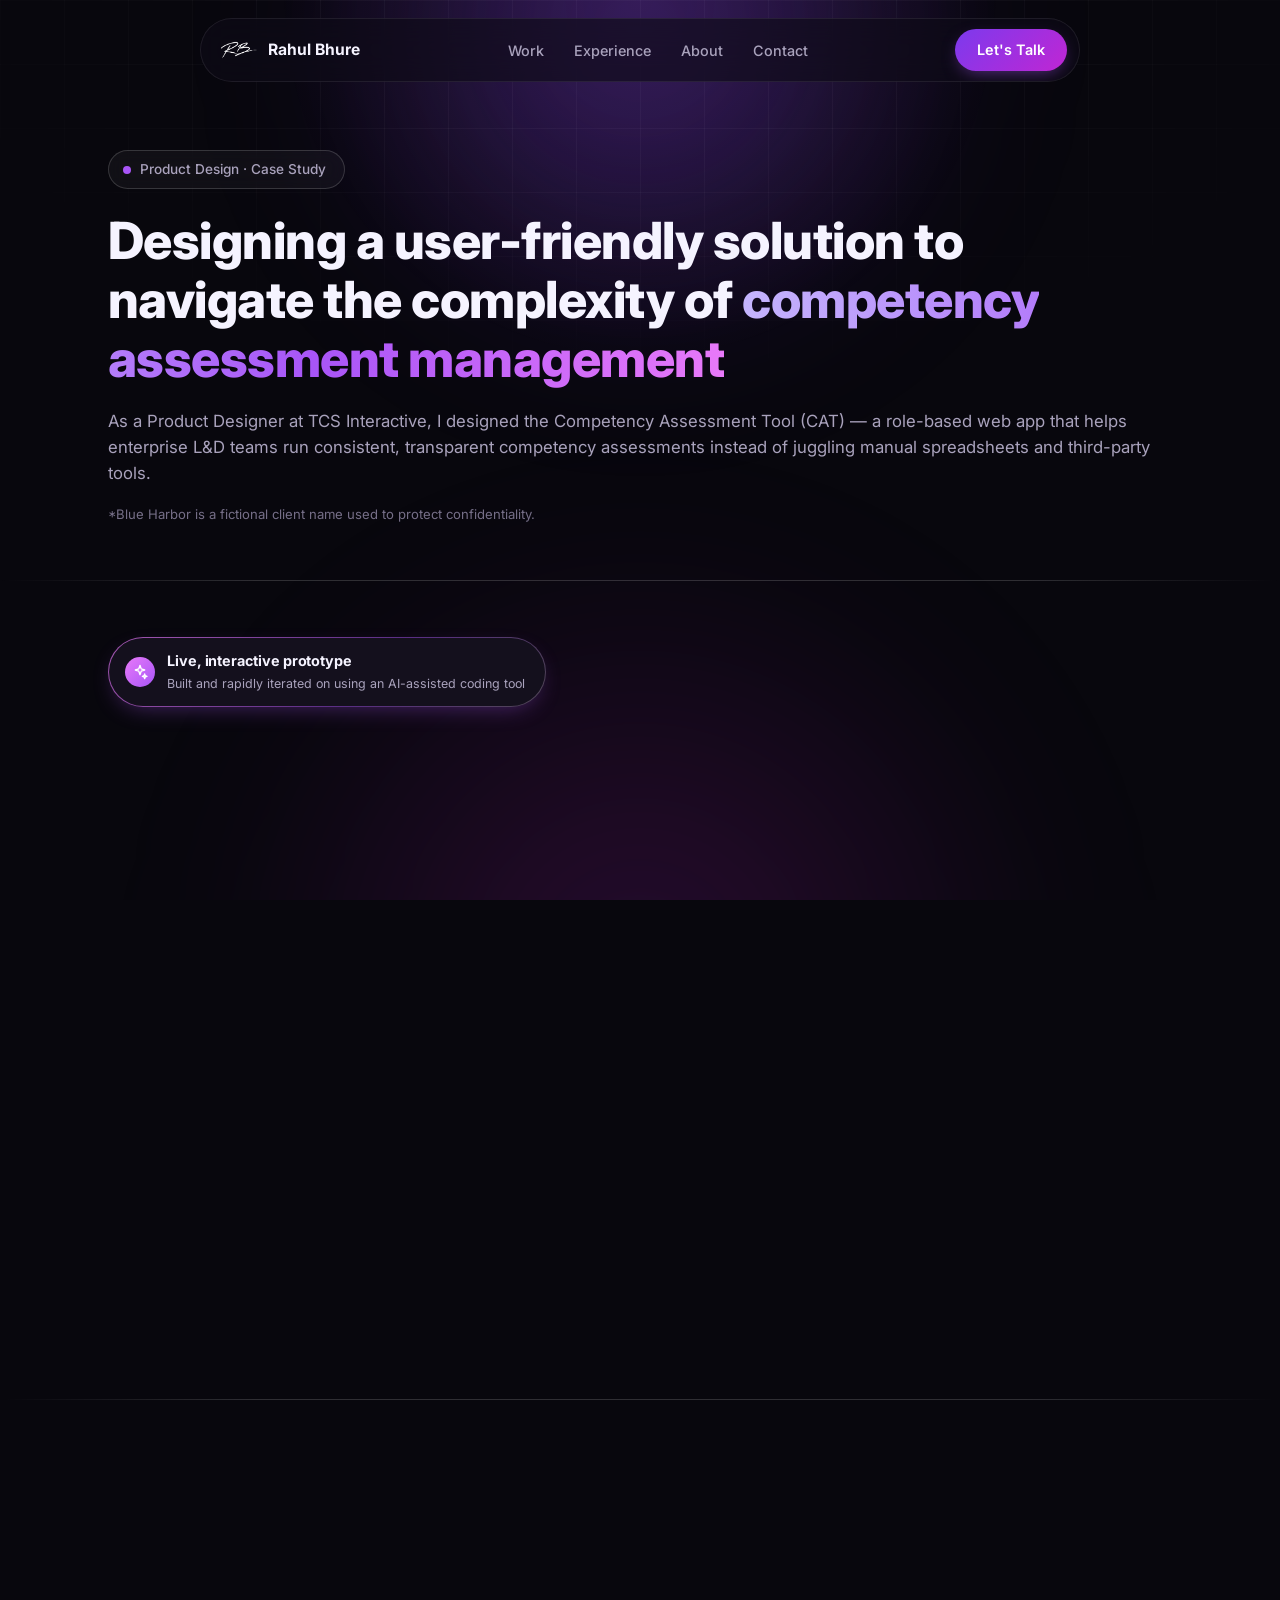
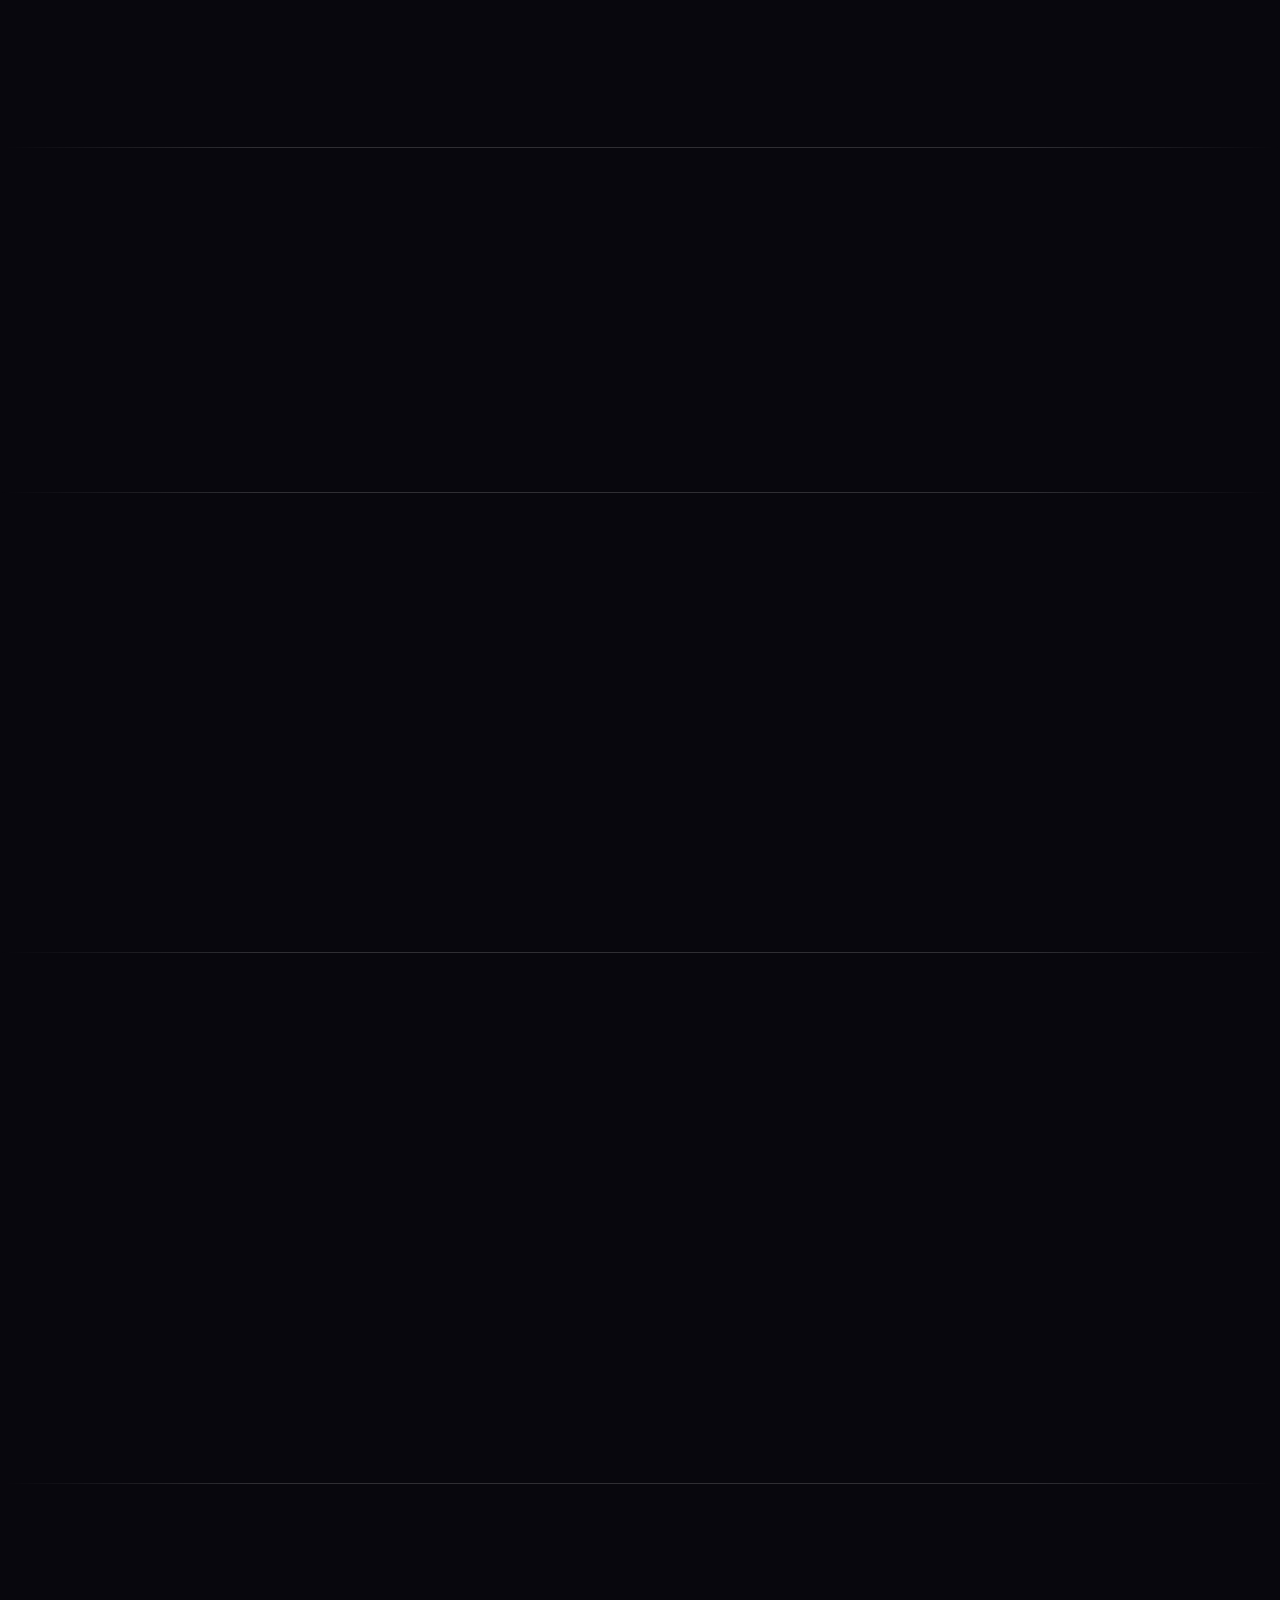
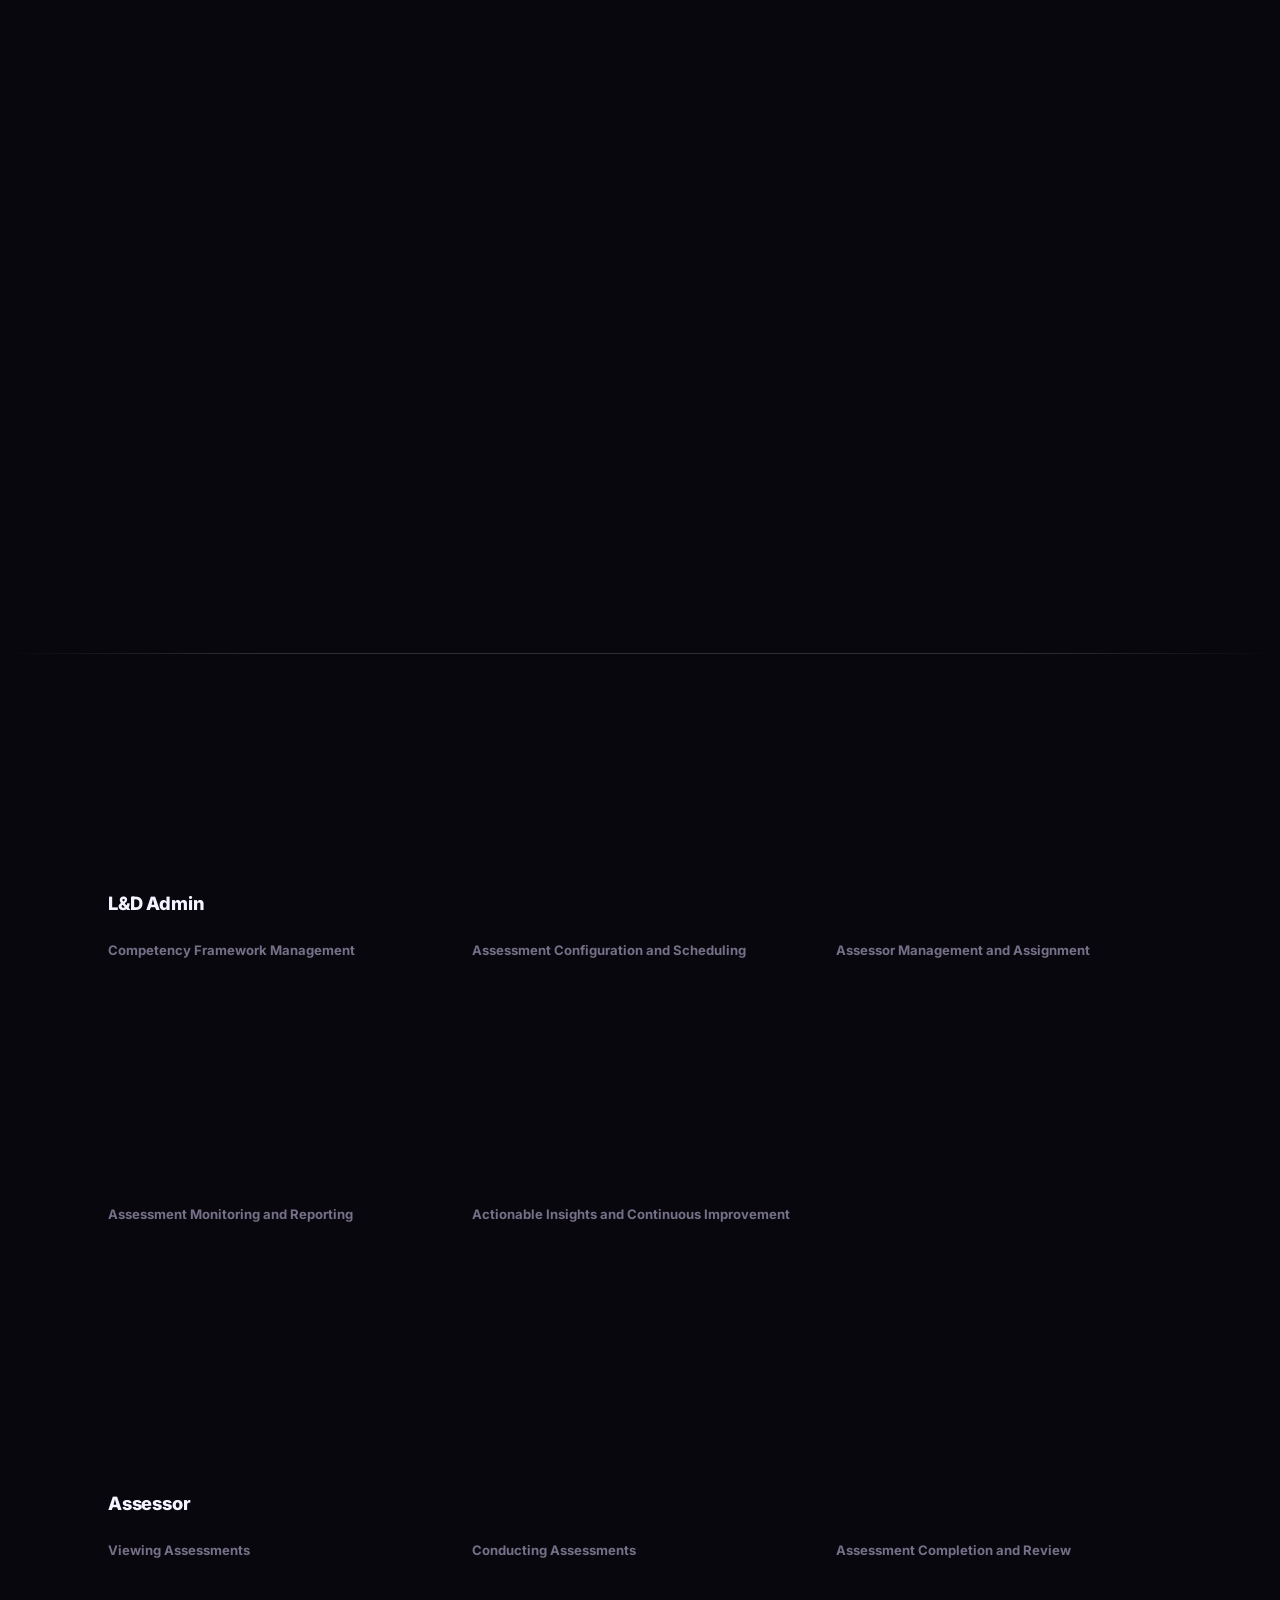
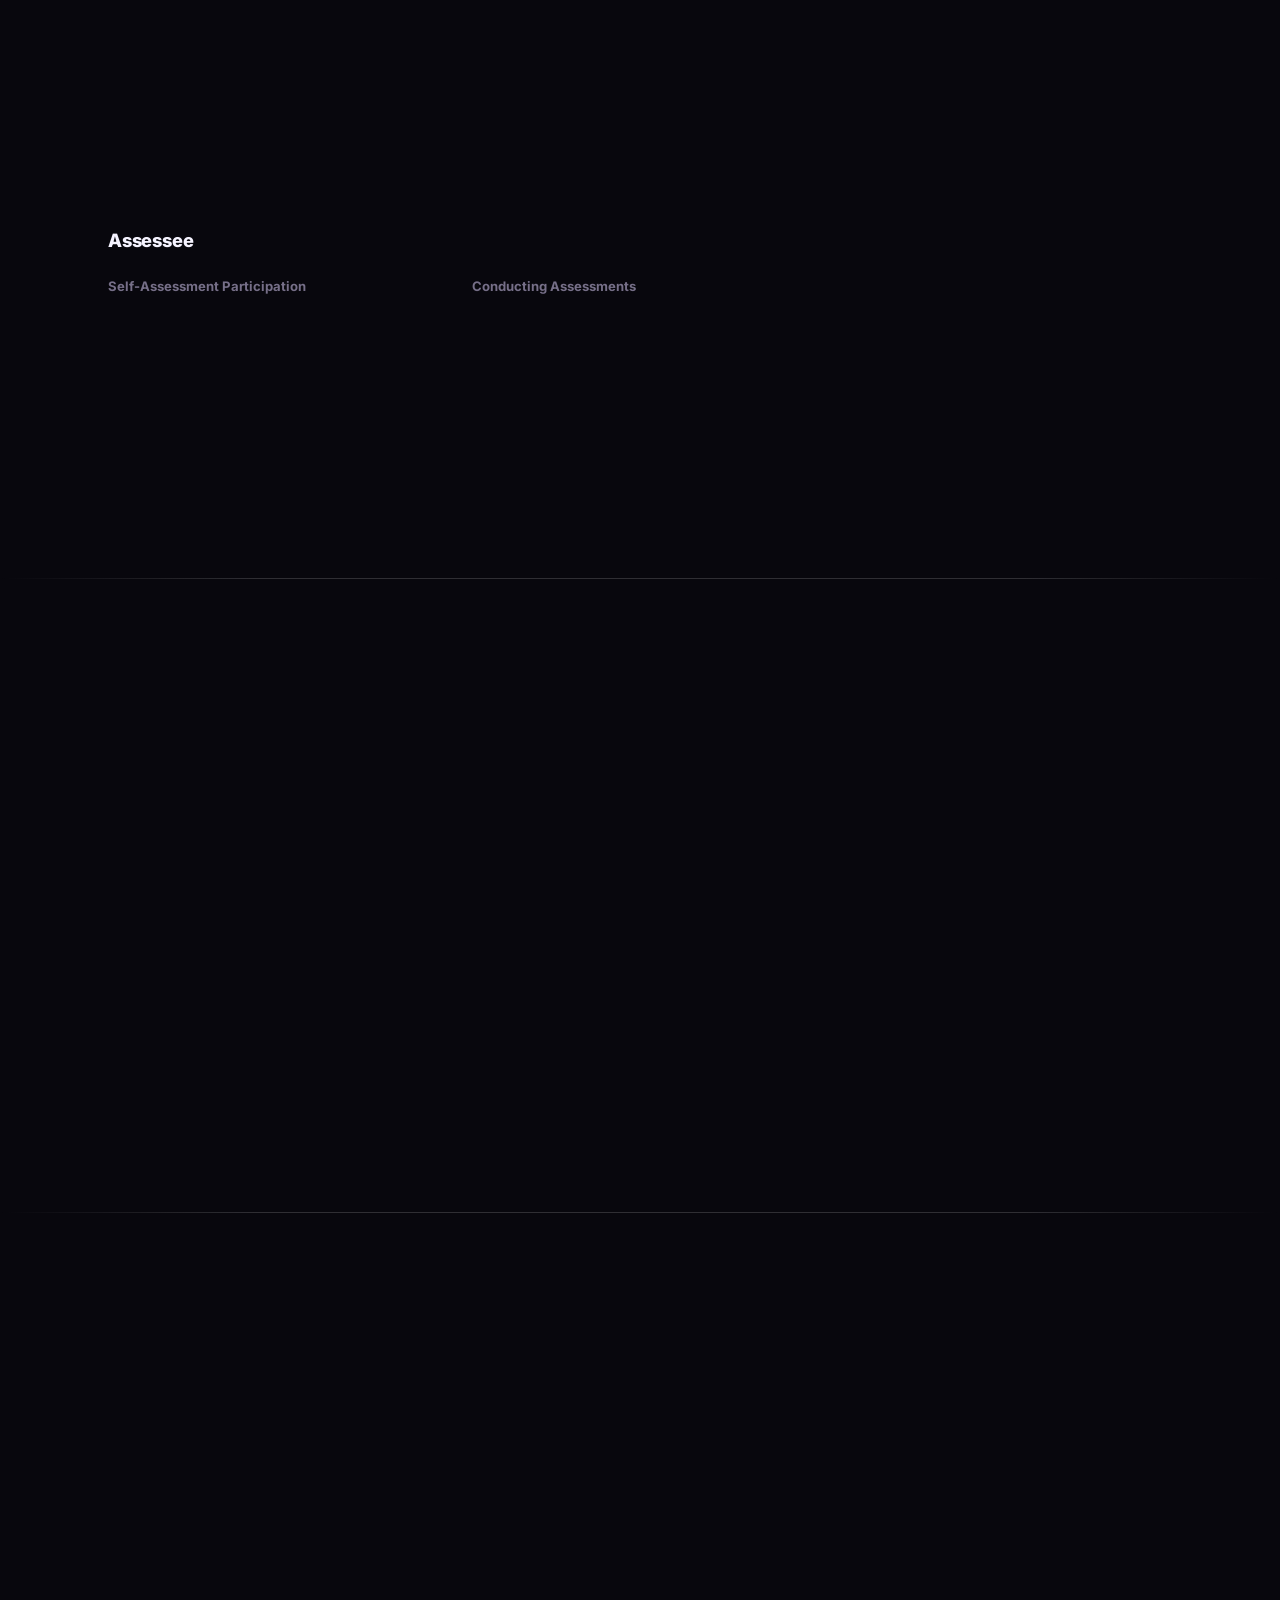
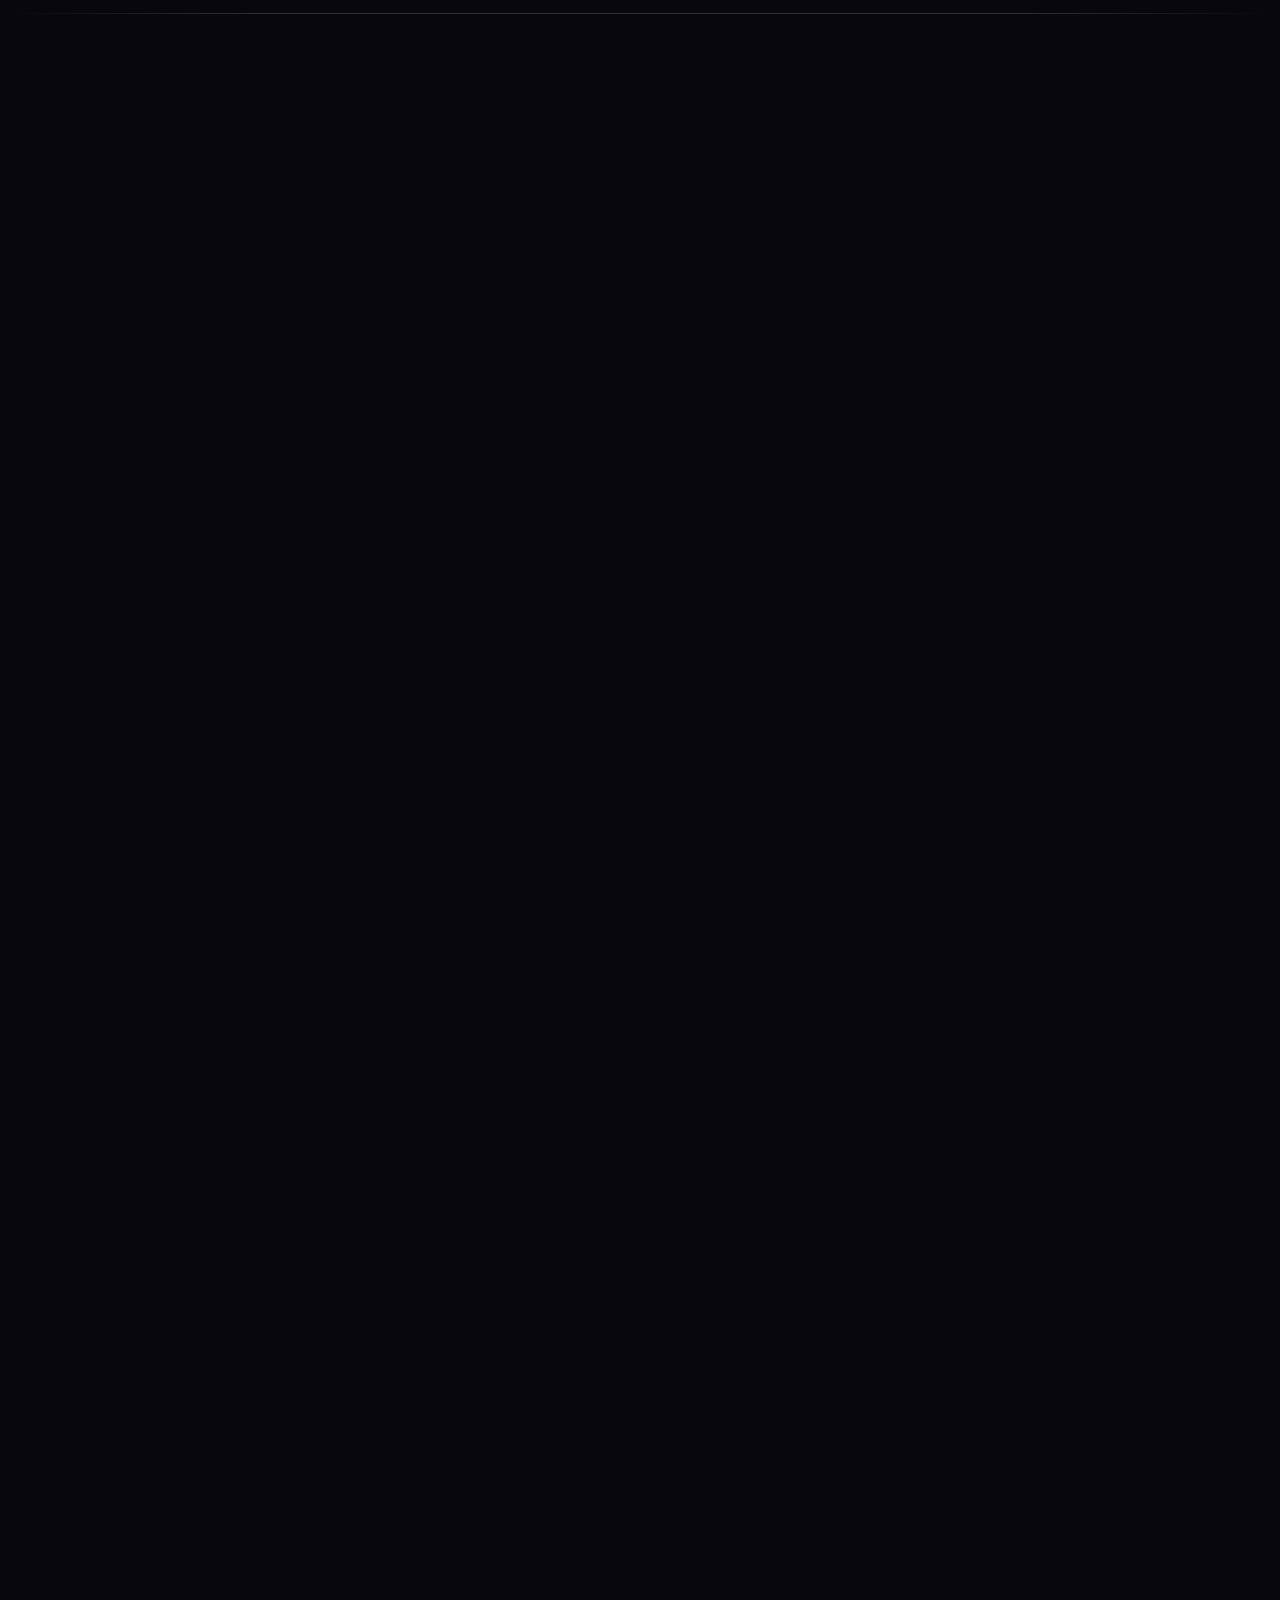
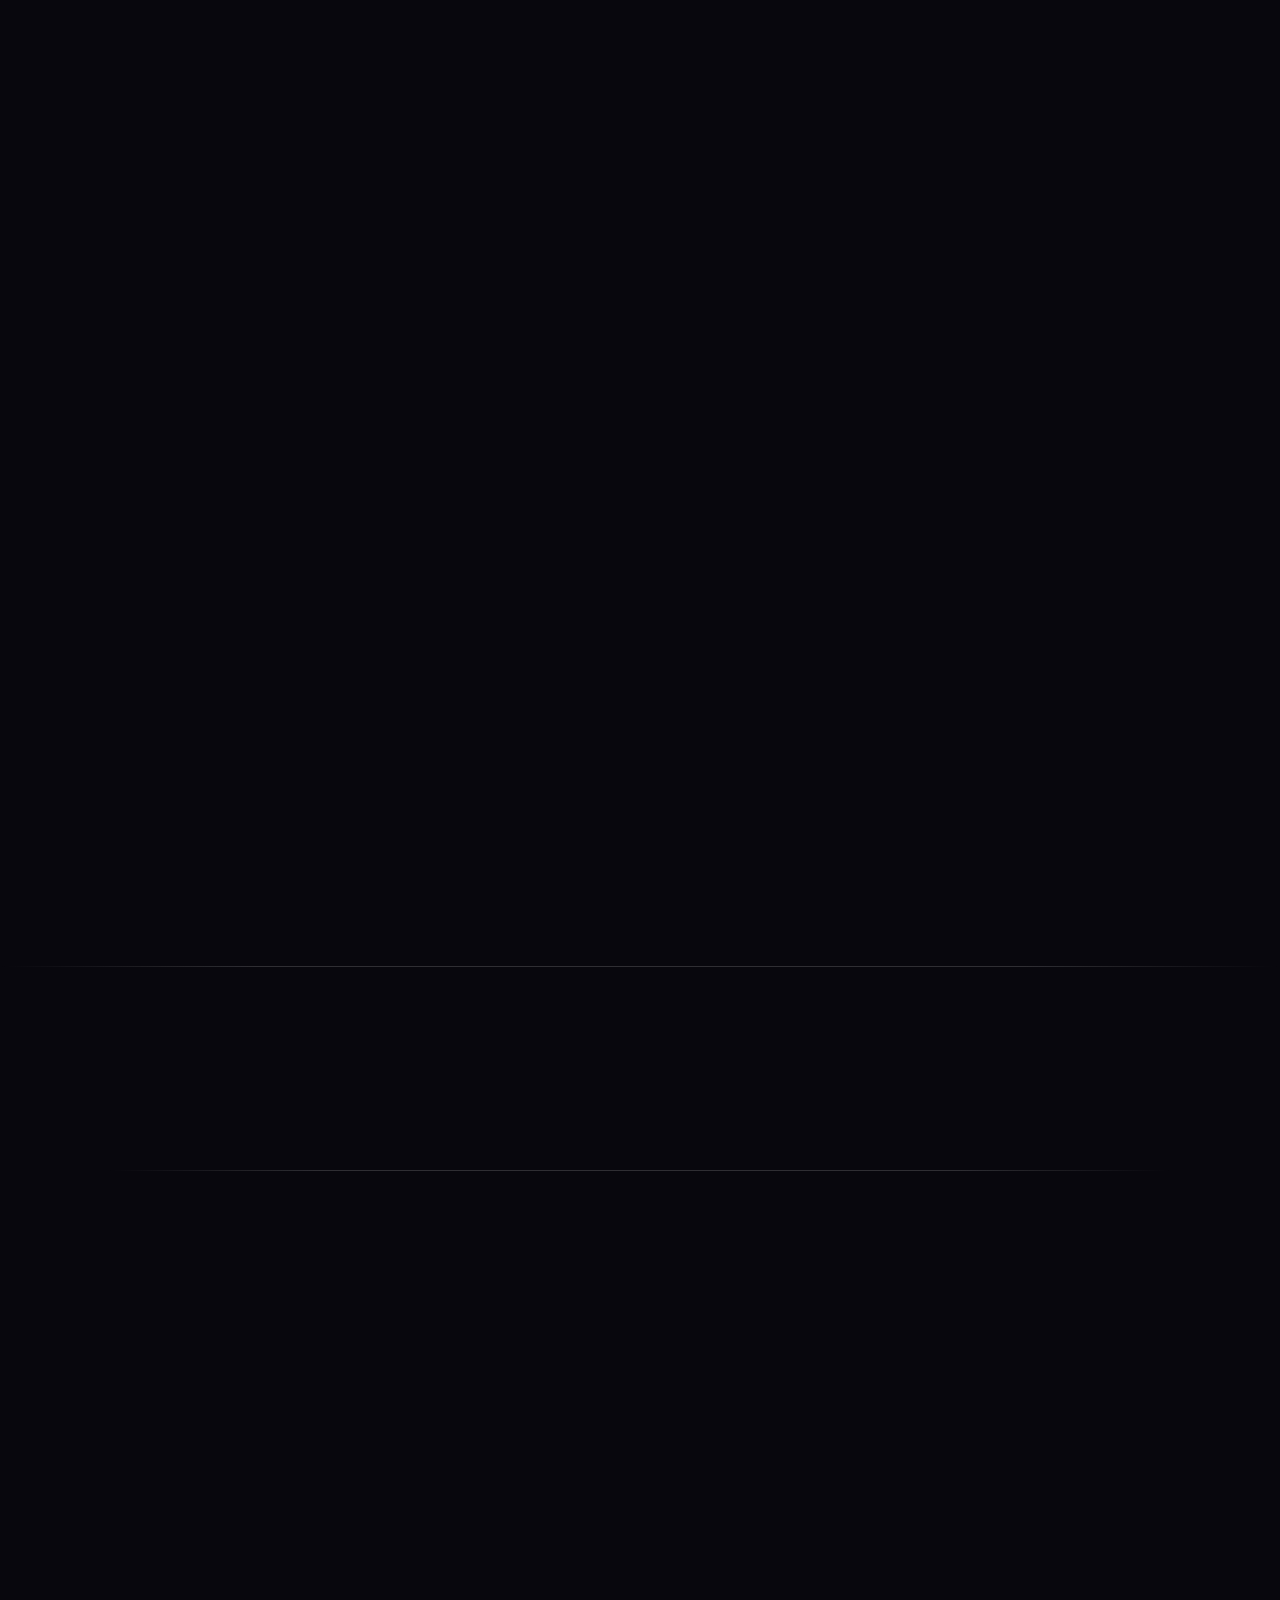
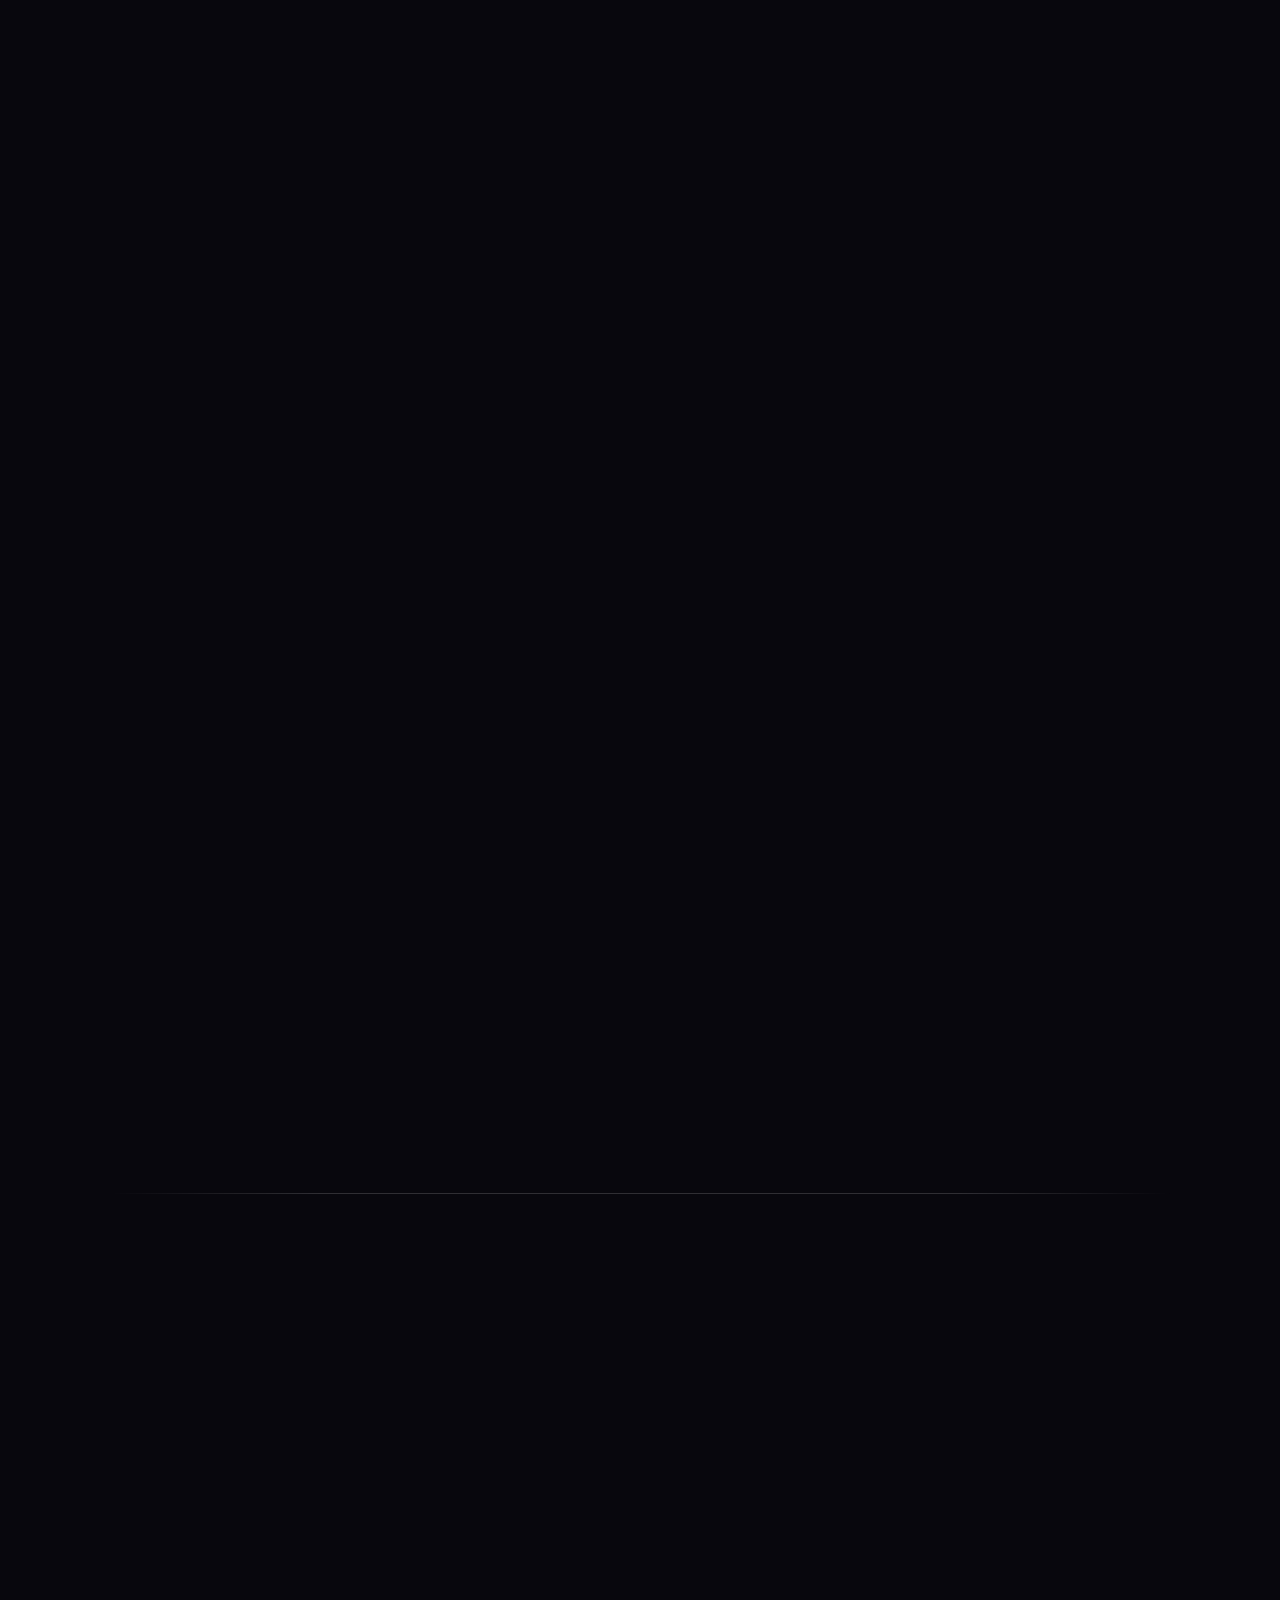
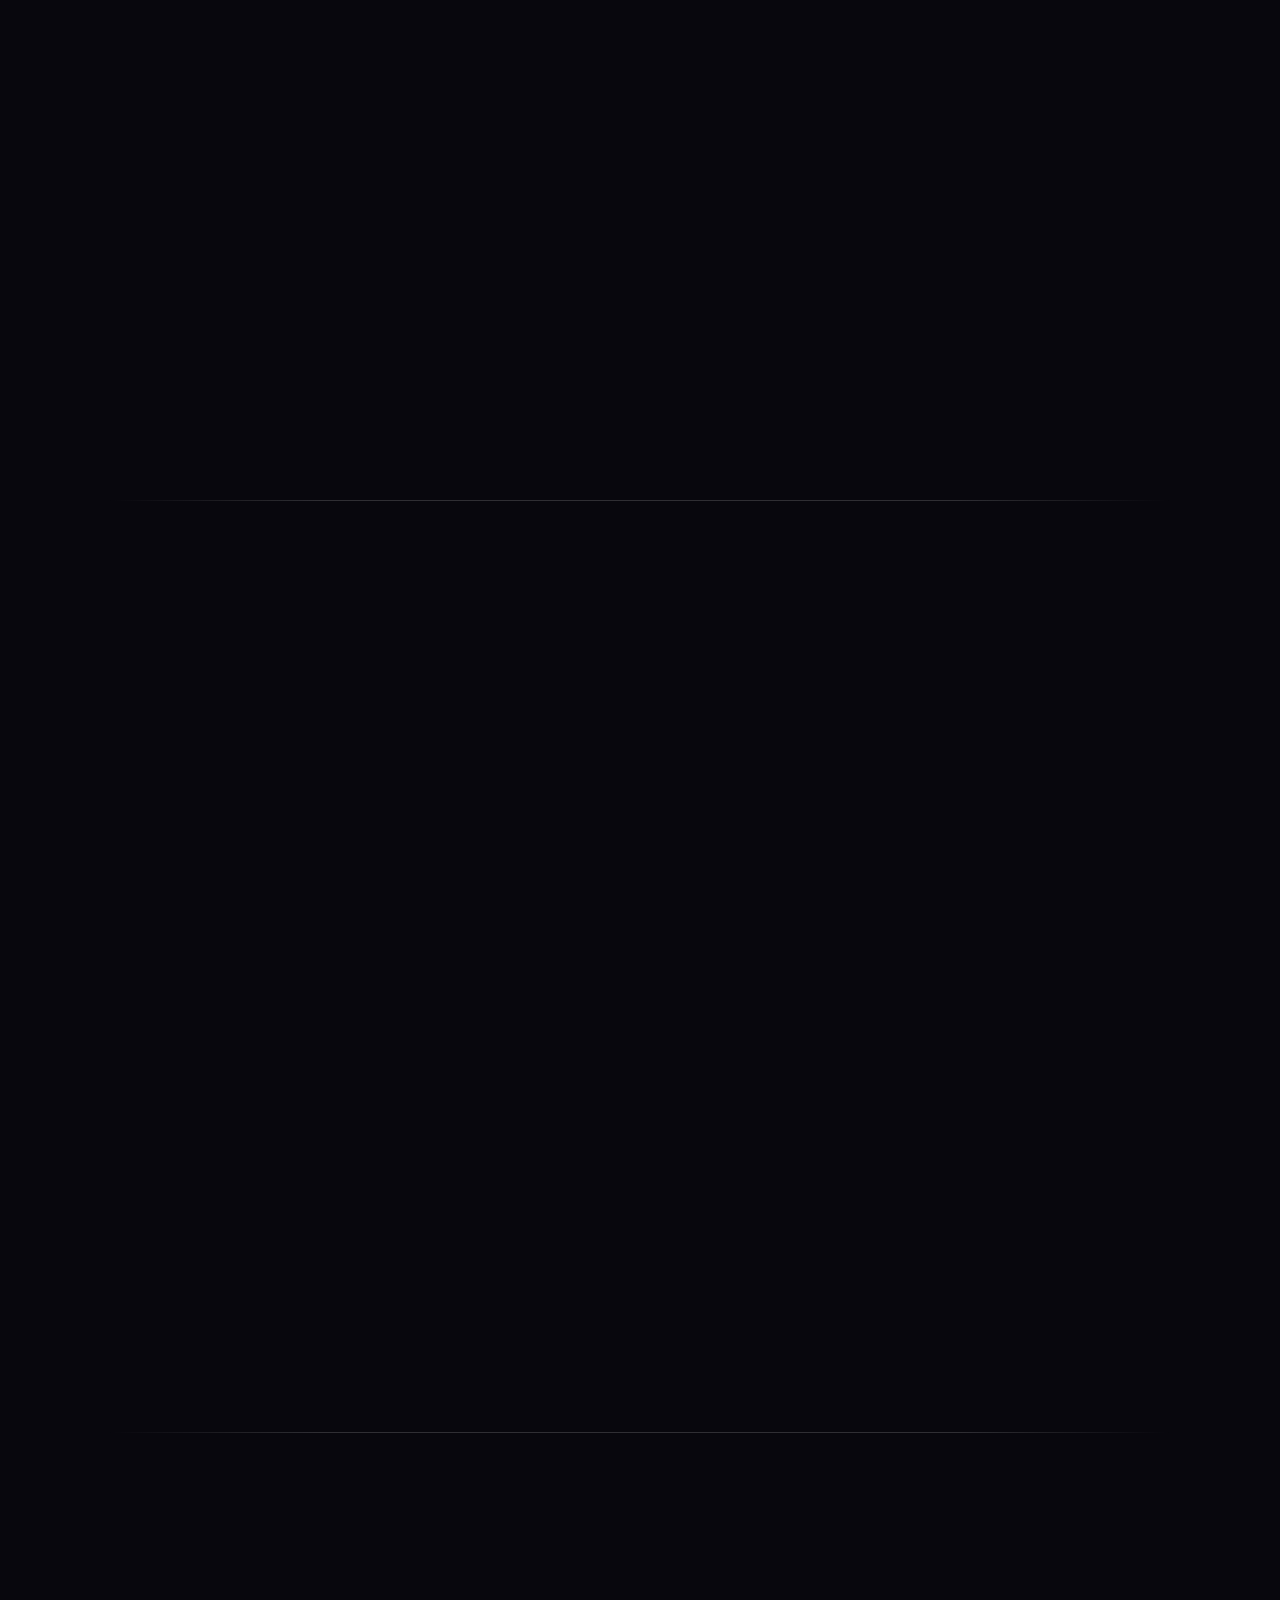
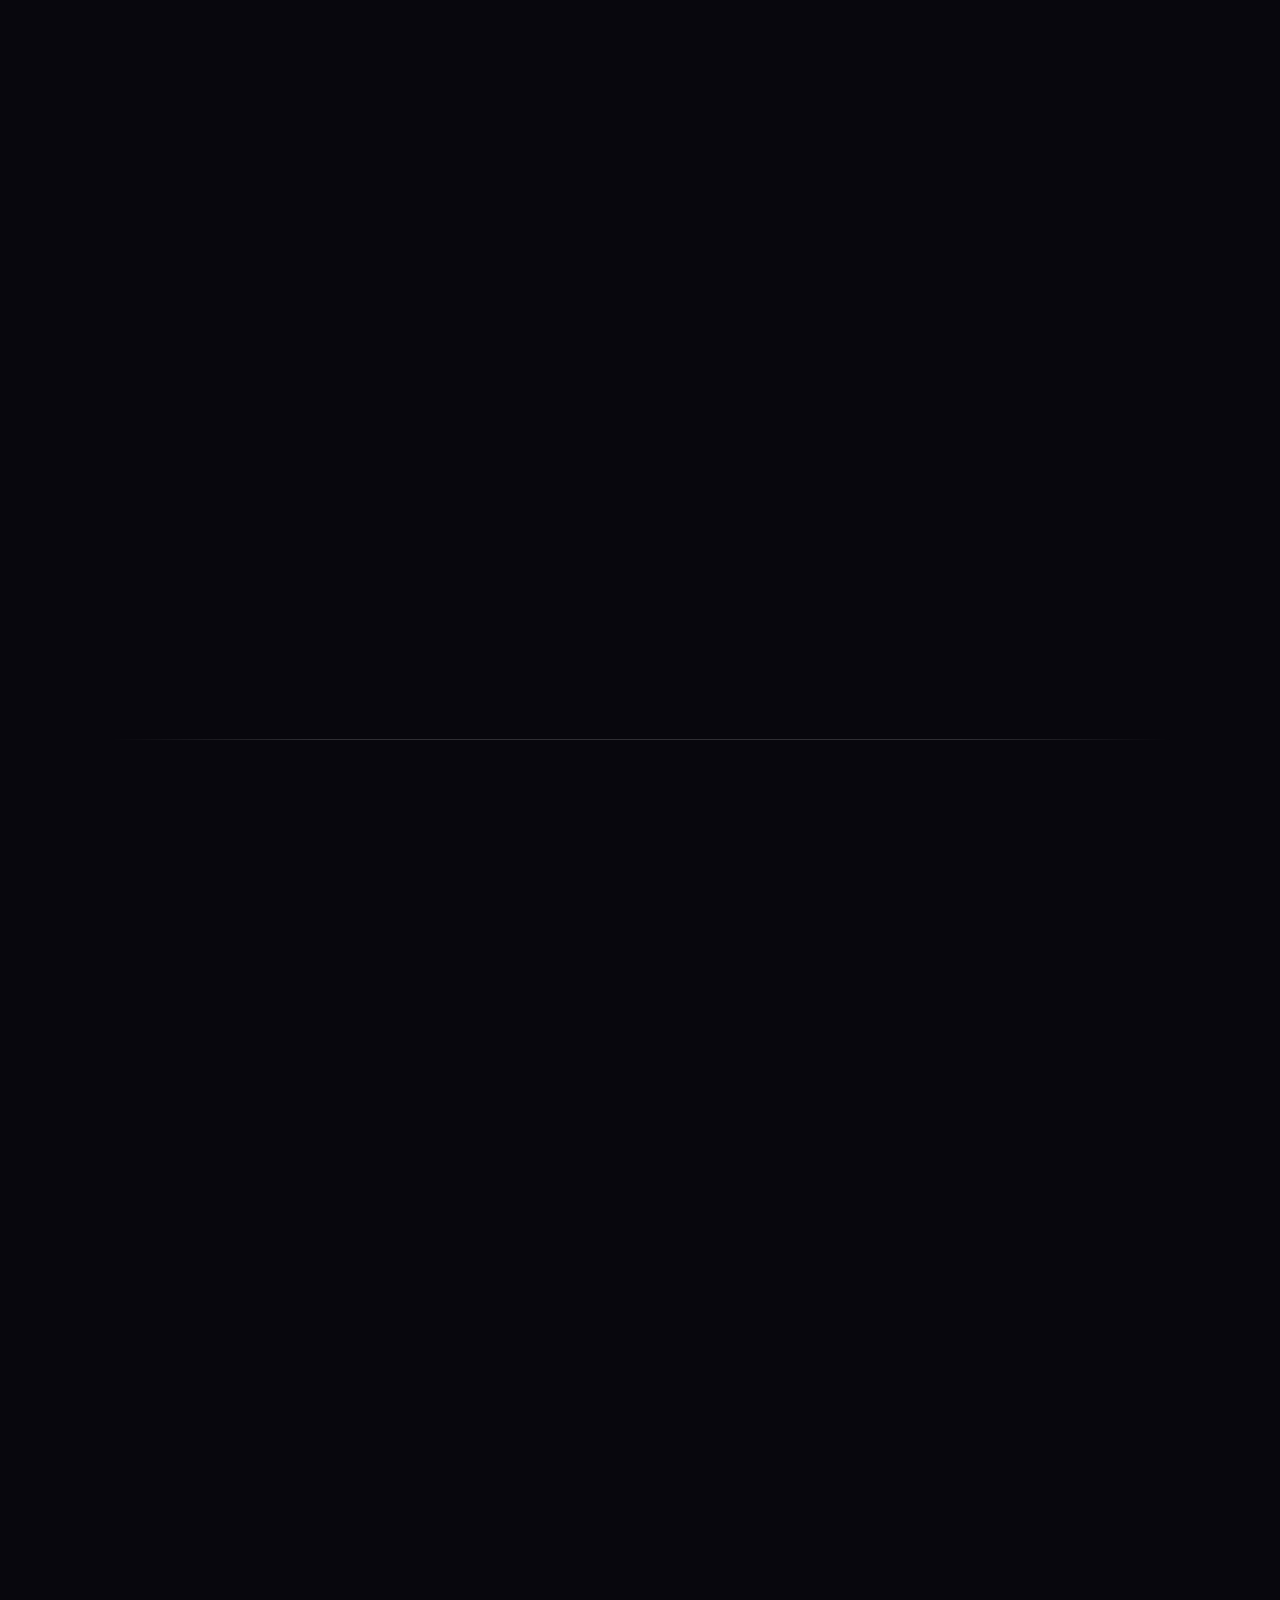
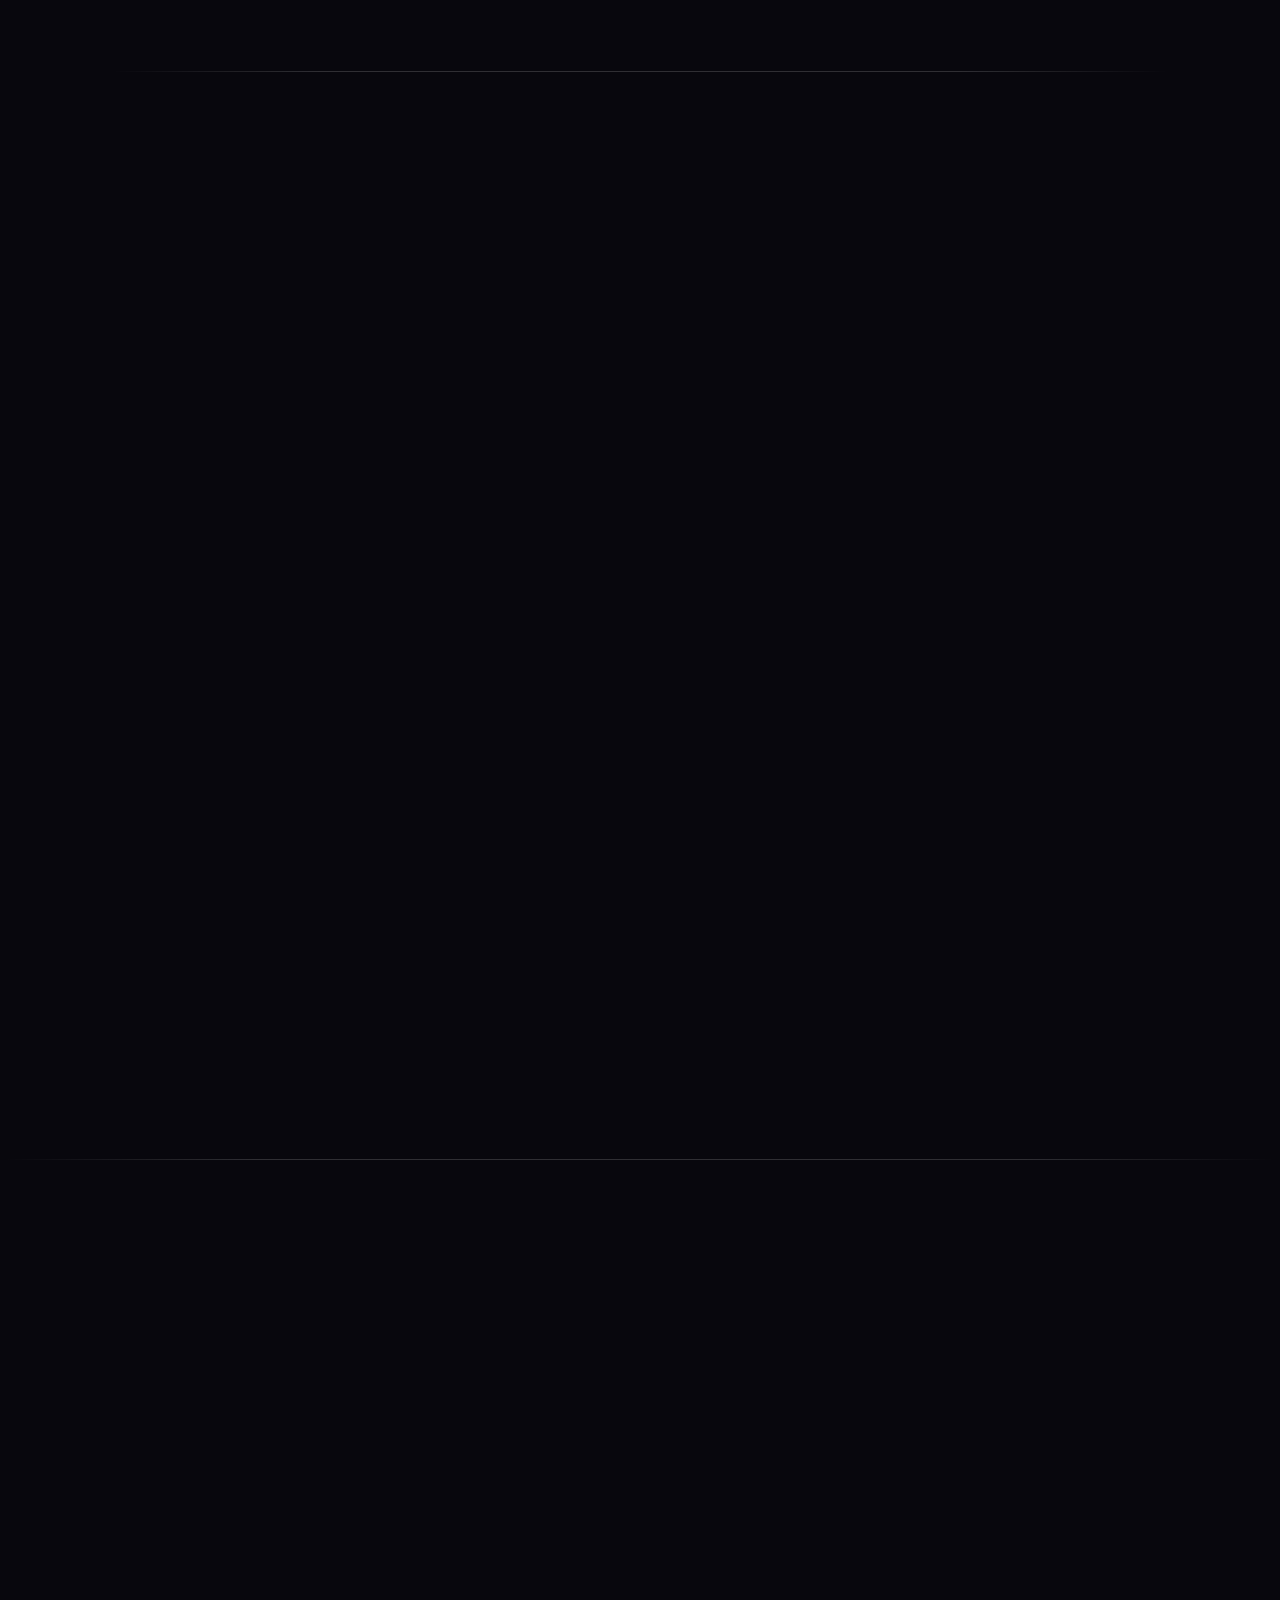
<file: case-study-cat.html>
<!DOCTYPE html>
<html lang="en">
<head>
<meta charset="UTF-8">
<meta name="viewport" content="width=device-width, initial-scale=1.0">
<title>Competency Assessment Tool — Case Study | Rahul Bhure</title>
<meta name="description" content="How I designed the Competency Assessment Tool at TCS Interactive — a role-based web app that streamlines enterprise competency assessments end to end.">
<meta name="theme-color" content="#08070d">
<link rel="icon" type="image/png" href="assets/img/favicon.png">
<link rel="preconnect" href="https://fonts.googleapis.com">
<link rel="preconnect" href="https://fonts.gstatic.com" crossorigin>
<link href="https://fonts.googleapis.com/css2?family=Inter:wght@400;500;600;700;800;900&family=Manrope:wght@600;700;800&display=swap" rel="stylesheet">
<link rel="stylesheet" href="assets/css/styles.css">
</head>
<body>

<div class="bg-fx" aria-hidden="true">
  <div class="glow glow--top"></div>
  <div class="glow glow--bottom"></div>
  <div class="grid-overlay"></div>
</div>

<header class="site-header">
  <nav class="navbar navbar--collapsible" id="navbar">
    <a href="index.html" class="navbar-home-link">
      <svg width="16" height="16" viewBox="0 0 24 24" fill="none" stroke="currentColor" stroke-width="2.4" stroke-linecap="round" stroke-linejoin="round"><path d="M3 11.5L12 4l9 7.5"></path><path d="M5.5 10v9a1 1 0 0 0 1 1h11a1 1 0 0 0 1-1v-9"></path><path d="M9.5 20v-6h5v6"></path></svg>
      Home
    </a>
    <div class="navbar-expanded">
      <a href="index.html" class="brand">
        <span class="brand-orb"></span>
        <span class="brand-name">Rahul Bhure</span>
      </a>

      <ul class="nav-links" id="navLinks">
        <li><a href="index.html#work" class="nav-link">Work</a></li>
        <li><a href="index.html#experience" class="nav-link">Experience</a></li>
        <li><a href="index.html#about" class="nav-link">About</a></li>
        <li><a href="index.html#contact" class="nav-link">Contact</a></li>
      </ul>

      <a href="index.html#contact" class="btn btn-pill nav-cta">Let's Talk</a>

      <button class="nav-toggle" id="navToggle" aria-label="Toggle menu" aria-expanded="false">
        <span></span><span></span><span></span>
      </button>
    </div>
  </nav>

  <div class="mobile-menu" id="mobileMenu">
    <a href="index.html#work">Work</a>
    <a href="index.html#experience">Experience</a>
    <a href="index.html#about">About</a>
    <a href="index.html#contact">Contact</a>
    <a href="index.html#contact" class="btn btn-pill">Let's Talk</a>
  </div>
</header>

<main id="top">

  <!-- CASE HERO -->
  <section class="case-hero">
    <div class="container case-hero-inner">
      <span class="badge reveal">
        <span class="badge-dot"></span>
        Product Design · Case Study
      </span>

      <h1 class="case-title reveal">Designing a user-friendly solution to navigate the complexity of <span class="grad-text">competency assessment management</span></h1>

      <p class="case-sub reveal">
        As a Product Designer at TCS Interactive, I designed the Competency Assessment Tool (CAT) — a
        role-based web app that helps enterprise L&amp;D teams run consistent, transparent competency
        assessments instead of juggling manual spreadsheets and third-party tools.
      </p>
      <p class="case-footnote reveal">*Blue Harbor is a fictional client name used to protect confidentiality.</p>
    </div>

    <div class="reveal" style="margin-top:56px; padding-top:28px; border-top:1px solid transparent; border-image: linear-gradient(90deg, transparent, var(--border-strong) 20%, var(--border-strong) 80%, transparent) 1;"></div>

    <div class="container case-hero-inner">
      <div class="prototype-badge reveal" style="margin-top:28px;">
        <span class="prototype-badge-icon">
          <svg width="16" height="16" viewBox="0 0 24 24" fill="none" stroke="currentColor" stroke-width="2" stroke-linecap="round" stroke-linejoin="round"><path d="M12 2l1.8 5.2L19 9l-5.2 1.8L12 16l-1.8-5.2L5 9l5.2-1.8L12 2z"></path><path d="M19 15l.9 2.6L22.5 18.5l-2.6.9L19 22l-.9-2.6-2.6-.9 2.6-.9L19 15z"></path></svg>
        </span>
        <span class="prototype-badge-text">
          <strong>Live, interactive prototype</strong>
          <span>Built and rapidly iterated on using an AI-assisted coding tool</span>
        </span>
      </div>

      <div class="prototype-embed-frame reveal" data-prototype-embed>
        <iframe src="assets/prototype/cat/cat-app.html" title="Competency Assessment Tool — interactive prototype" loading="lazy"></iframe>
      </div>
    </div>
  </section>

  <!-- ABOUT -->
  <section class="case-block">
    <div class="container">
      <h2 class="case-block-title reveal">About</h2>
      <p class="case-block-text reveal">
        As a Designer at TCS, I was assigned to design a web application — the Competency Assessment
        Tool — to streamline and optimize the competency assessment process for Blue Harbor. This
        initiative aims to:
      </p>
      <div class="point-grid">
        <div class="point-card reveal">
          <div class="point-icon"><svg width="18" height="18" viewBox="0 0 24 24" fill="none" stroke="currentColor" stroke-width="2.2" stroke-linecap="round" stroke-linejoin="round"><circle cx="12" cy="12" r="10"></circle><circle cx="12" cy="12" r="6"></circle><circle cx="12" cy="12" r="2"></circle></svg></div>
          <p>Accurately assess the current skill levels of different functional roles within the organization.</p>
        </div>
        <div class="point-card reveal">
          <div class="point-icon"><svg width="18" height="18" viewBox="0 0 24 24" fill="none" stroke="currentColor" stroke-width="2.2" stroke-linecap="round" stroke-linejoin="round"><polyline points="23 6 13.5 15.5 8.5 10.5 1 18"></polyline><polyline points="17 6 23 6 23 12"></polyline></svg></div>
          <p>Empower leaders to support individual and team growth.</p>
        </div>
      </div>
    </div>
  </section>

  <!-- CHALLENGE -->
  <section class="case-block">
    <div class="container">
      <h2 class="case-block-title reveal">Challenge</h2>
      <p class="case-block-text reveal">
        The existing competency assessment process relied on manual steps, making it time-consuming
        and prone to errors.
      </p>
      <div class="point-grid">
        <div class="point-card reveal">
          <div class="point-icon"><svg width="18" height="18" viewBox="0 0 24 24" fill="none" stroke="currentColor" stroke-width="2.2" stroke-linecap="round" stroke-linejoin="round"><path d="M10.29 3.86L1.82 18a2 2 0 001.71 3h16.94a2 2 0 001.71-3L13.71 3.86a2 2 0 00-3.42 0z"></path><line x1="12" y1="9" x2="12" y2="13"></line><line x1="12" y1="17" x2="12.01" y2="17"></line></svg></div>
          <p>This led to inefficiencies, inconsistencies, and difficulty identifying skill gaps.</p>
        </div>
        <div class="point-card reveal">
          <div class="point-icon"><svg width="18" height="18" viewBox="0 0 24 24" fill="none" stroke="currentColor" stroke-width="2.2" stroke-linecap="round" stroke-linejoin="round"><circle cx="12" cy="12" r="3"></circle><path d="M19.4 15a1.65 1.65 0 00.33 1.82l.06.06a2 2 0 11-2.83 2.83l-.06-.06a1.65 1.65 0 00-1.82-.33 1.65 1.65 0 00-1 1.51V21a2 2 0 01-4 0v-.09A1.65 1.65 0 009 19.4a1.65 1.65 0 00-1.82.33l-.06.06a2 2 0 11-2.83-2.83l.06-.06A1.65 1.65 0 004.6 15a1.65 1.65 0 00-1.51-1H3a2 2 0 010-4h.09A1.65 1.65 0 004.6 9a1.65 1.65 0 00-.33-1.82l-.06-.06a2 2 0 112.83-2.83l.06.06A1.65 1.65 0 009 4.6a1.65 1.65 0 001-1.51V3a2 2 0 014 0v.09a1.65 1.65 0 001 1.51 1.65 1.65 0 001.82-.33l.06-.06a2 2 0 112.83 2.83l-.06.06A1.65 1.65 0 0019.4 9a1.65 1.65 0 001.51 1H21a2 2 0 010 4h-.09a1.65 1.65 0 00-1.51 1z"></path></svg></div>
          <p>L&amp;D admins struggled to manage competency frameworks, add or update roles, and keep a consistent, standardized approach across the organization.</p>
        </div>
      </div>
    </div>
  </section>

  <!-- TERMS -->
  <section class="case-block">
    <div class="container">
      <h2 class="case-block-title reveal">Let's learn some terms</h2>
      <p class="case-block-text reveal">A few definitions that come up throughout this case study.</p>

      <div class="term-grid">
        <div class="term-card reveal">
          <div class="term-icon">
            <svg width="20" height="20" viewBox="0 0 24 24" fill="none" stroke="#fff" stroke-width="2.2" stroke-linecap="round" stroke-linejoin="round"><path d="M12 2l2.9 6.3 6.9.8-5 4.8 1.3 6.8L12 17.5 5.9 20.7l1.3-6.8-5-4.8 6.9-.8z"></path></svg>
          </div>
          <h3>Competency</h3>
          <p>The combination of knowledge, skills, abilities, and behaviors that contribute to individual and organizational performance.</p>
        </div>
        <div class="term-card reveal">
          <div class="term-icon">
            <svg width="20" height="20" viewBox="0 0 24 24" fill="none" stroke="#fff" stroke-width="2.2" stroke-linecap="round" stroke-linejoin="round"><rect x="3" y="3" width="7" height="7" rx="1.5"></rect><rect x="14" y="3" width="7" height="7" rx="1.5"></rect><rect x="3" y="14" width="7" height="7" rx="1.5"></rect><rect x="14" y="14" width="7" height="7" rx="1.5"></rect></svg>
          </div>
          <h3>Competency Group</h3>
          <p>A collection of related competencies that share a common theme or area of expertise.</p>
        </div>
        <div class="term-card reveal">
          <div class="term-icon">
            <svg width="20" height="20" viewBox="0 0 24 24" fill="none" stroke="#fff" stroke-width="2.2" stroke-linecap="round" stroke-linejoin="round"><path d="M9 11l3 3L22 4"></path><path d="M21 12v7a2 2 0 01-2 2H5a2 2 0 01-2-2V5a2 2 0 012-2h11"></path></svg>
          </div>
          <h3>Assessment</h3>
          <p>The process of evaluating or measuring the knowledge, skills, abilities, or other qualities of individuals, groups, or entities.</p>
        </div>
      </div>
    </div>
  </section>

  <!-- USER GROUPS -->
  <section class="case-block">
    <div class="container">
      <h2 class="case-block-title reveal">Defining User Groups</h2>
      <p class="case-block-text reveal">Three roles keep the tool running — think of it as a coaching team.</p>

      <div class="persona-grid">
        <div class="persona-card reveal">
          <div class="persona-avatar"><svg width="18" height="18" viewBox="0 0 24 24" fill="none" stroke="currentColor" stroke-width="2.2" stroke-linecap="round" stroke-linejoin="round"><circle cx="12" cy="12" r="3"></circle><path d="M19.4 15a1.65 1.65 0 00.33 1.82l.06.06a2 2 0 11-2.83 2.83l-.06-.06a1.65 1.65 0 00-1.82-.33 1.65 1.65 0 00-1 1.51V21a2 2 0 01-4 0v-.09A1.65 1.65 0 009 19.4a1.65 1.65 0 00-1.82.33l-.06.06a2 2 0 11-2.83-2.83l.06-.06A1.65 1.65 0 004.6 15a1.65 1.65 0 00-1.51-1H3a2 2 0 010-4h.09A1.65 1.65 0 004.6 9a1.65 1.65 0 00-.33-1.82l-.06-.06a2 2 0 112.83-2.83l.06.06A1.65 1.65 0 009 4.6a1.65 1.65 0 001-1.51V3a2 2 0 014 0v.09a1.65 1.65 0 001 1.51 1.65 1.65 0 001.82-.33l.06-.06a2 2 0 112.83 2.83l-.06.06A1.65 1.65 0 0019.4 9a1.65 1.65 0 001.51 1H21a2 2 0 010 4h-.09a1.65 1.65 0 00-1.51 1z"></path></svg></div>
          <h3>L&amp;D Admin</h3>
          <p>The coach and regulating authority of the assessment team. They design the training drills (competency groups), assign players (Assessor and Assessee roles), track everyone's progress, and help them improve their skills.</p>
        </div>
        <div class="persona-card reveal">
          <div class="persona-avatar"><svg width="18" height="18" viewBox="0 0 24 24" fill="none" stroke="currentColor" stroke-width="2.2" stroke-linecap="round" stroke-linejoin="round"><path d="M1 12s4-8 11-8 11 8 11 8-4 8-11 8-11-8-11-8z"></path><circle cx="12" cy="12" r="3"></circle></svg></div>
          <h3>Assessor</h3>
          <p>The star player of the assessment game — a skilled referee, carefully evaluating each trainee's performance against the coach's guidelines and providing feedback to help them level up.</p>
        </div>
        <div class="persona-card reveal">
          <div class="persona-avatar"><svg width="18" height="18" viewBox="0 0 24 24" fill="none" stroke="currentColor" stroke-width="2.2" stroke-linecap="round" stroke-linejoin="round"><circle cx="12" cy="12" r="10"></circle><circle cx="12" cy="12" r="6"></circle><circle cx="12" cy="12" r="2"></circle></svg></div>
          <h3>Assessee</h3>
          <p>The trainee stepping onto the field — eager to show off their skills, taking on the challenges the L&amp;D Admin sets, and using Assessor feedback to grow.</p>
        </div>
      </div>
    </div>
  </section>

  <!-- HIERARCHY -->
  <section class="case-block">
    <div class="container">
      <h2 class="case-block-title reveal">Let's Understand the Hierarchy</h2>
      <p class="case-block-text reveal">A small example team shows how the three roles connect in practice.</p>

      <div class="org-scroll reveal">
        <div class="org-chart">
          <div class="org-admin">
            <div class="org-card is-admin reveal">
              <div class="org-card-avatar" role="img" aria-label="L&amp;D Admin avatar" style="background-image:url('assets/img/cat/avatars/avatar-admin.png');"></div>
              <span class="org-card-name">L&amp;D Admin</span>
              <ul>
                <li>Create Competency &amp; Competency Group</li>
                <li>Create Role, Add User and Assign Role</li>
                <li>Start Survey which leads to start of Assessment</li>
                <li>Assign Assessor to Assessee</li>
              </ul>
            </div>
            <div class="org-connector-h"></div>
          </div>

          <div class="org-rows">
            <div class="org-row">
              <div class="org-card reveal">
                <div class="org-card-avatar" role="img" aria-label="Ava avatar" style="background-image:url('assets/img/cat/avatars/avatar-ava.png');"></div>
                <span class="org-card-name">Ava</span>
                <span class="org-card-role">Assessor</span>
                <ul>
                  <li>Will do the Assessment of Anna &amp; Leo</li>
                  <li>Will complete her Self Assessment</li>
                </ul>
              </div>
              <div class="org-connector-arrow">
                <svg width="16" height="16" viewBox="0 0 24 24" fill="none" stroke="currentColor" stroke-width="2.4" stroke-linecap="round" stroke-linejoin="round"><line x1="5" y1="12" x2="19" y2="12"></line><polyline points="12 5 19 12 12 19"></polyline></svg>
              </div>
              <div class="org-card reveal">
                <div class="org-card-avatar" role="img" aria-label="Anna avatar" style="background-image:url('assets/img/cat/avatars/avatar-anna.png');"></div>
                <span class="org-card-name">Anna</span>
                <span class="org-card-role">Assessee</span>
                <ul><li>Complete Self Assessment</li></ul>
              </div>
              <div class="org-connector-arrow">
                <svg width="16" height="16" viewBox="0 0 24 24" fill="none" stroke="currentColor" stroke-width="2.4" stroke-linecap="round" stroke-linejoin="round"><line x1="5" y1="12" x2="19" y2="12"></line><polyline points="12 5 19 12 12 19"></polyline></svg>
              </div>
              <div class="org-card reveal">
                <div class="org-card-avatar" role="img" aria-label="Leo avatar" style="background-image:url('assets/img/cat/avatars/avatar-leo.png');"></div>
                <span class="org-card-name">Leo</span>
                <span class="org-card-role">Assessee</span>
                <ul><li>Leo will complete his Self Assessment</li></ul>
              </div>
            </div>

            <div class="org-row">
              <div class="org-card reveal">
                <div class="org-card-avatar" role="img" aria-label="Alex avatar" style="background-image:url('assets/img/cat/avatars/avatar-alex.png');"></div>
                <span class="org-card-name">Alex</span>
                <span class="org-card-role">Assessor</span>
                <ul>
                  <li>Alex will do the Assessment of Max</li>
                  <li>Alex will complete his Self Assessment</li>
                </ul>
              </div>
              <div class="org-connector-arrow">
                <svg width="16" height="16" viewBox="0 0 24 24" fill="none" stroke="currentColor" stroke-width="2.4" stroke-linecap="round" stroke-linejoin="round"><line x1="5" y1="12" x2="19" y2="12"></line><polyline points="12 5 19 12 12 19"></polyline></svg>
              </div>
              <div class="org-card reveal">
                <div class="org-card-avatar" role="img" aria-label="Max avatar" style="background-image:url('assets/img/cat/avatars/avatar-max.png');"></div>
                <span class="org-card-name">Max</span>
                <span class="org-card-role">Assessor &amp; Assessee</span>
                <ul>
                  <li>Max will do the Assessment of Ash</li>
                  <li>Max will complete his Self Assessment</li>
                </ul>
              </div>
              <div class="org-connector-arrow">
                <svg width="16" height="16" viewBox="0 0 24 24" fill="none" stroke="currentColor" stroke-width="2.4" stroke-linecap="round" stroke-linejoin="round"><line x1="5" y1="12" x2="19" y2="12"></line><polyline points="12 5 19 12 12 19"></polyline></svg>
              </div>
              <div class="org-card reveal">
                <div class="org-card-avatar" role="img" aria-label="Ash avatar" style="background-image:url('assets/img/cat/avatars/avatar-ash.png');"></div>
                <span class="org-card-name">Ash</span>
                <span class="org-card-role">Assessee</span>
                <ul><li>Ash will complete his Self Assessment</li></ul>
              </div>
            </div>
          </div>
        </div>
      </div>
    </div>
  </section>

  <!-- DESIGN PROCESS -->
  <section class="case-block">
    <div class="container">
      <h2 class="case-block-title reveal">Design Process</h2>
      <p class="case-block-text reveal">
        From the project documents shared by the client, I analyzed the content to devise an effective
        action plan. To deeply understand user needs, I conducted in-depth interviews across different
        phases of design, then organized everything I learned into clear groups — giving me a solid,
        well-scoped foundation to design from.
      </p>

      <div class="sticky-board">
        <div class="sticky-role">
          <h3 class="sticky-role-label">L&amp;D Admin</h3>
          <div class="sticky-categories">
            <div class="sticky-group">
              <p class="sticky-group-label">Competency Framework Management</p>
              <div class="sticky-notes sticky-notes--yellow">
                <div class="sticky-note reveal">As an L&amp;D Admin, I need to efficiently manage competency frameworks for different roles within the organization.</div>
                <div class="sticky-note reveal">This involves adding new roles, selecting or creating relevant competency groups, customizing competency lists, and assigning appropriate Proficiency Levels.</div>
                <div class="sticky-note reveal">I should be able to easily search and browse existing competency groups and competencies to avoid duplication.</div>
                <div class="sticky-note reveal">A visual representation of the competency framework for each role would be helpful, such as a mind map or competency tree.</div>
              </div>
            </div>
            <div class="sticky-group">
              <p class="sticky-group-label">Assessment Configuration and Scheduling</p>
              <div class="sticky-notes sticky-notes--salmon">
                <div class="sticky-note reveal">I need the ability to define and schedule assessment periods for different roles or groups of employees.</div>
                <div class="sticky-note reveal">This includes setting start and end dates, assigning eligible roles, and specifying the assessment window for participation.</div>
                <div class="sticky-note reveal">Integration with existing HR systems would be ideal for automatically populating employee data and roles.</div>
                <div class="sticky-note reveal">Visual calendars or scheduling tools would help me clearly manage and track upcoming assessments.</div>
              </div>
            </div>
            <div class="sticky-group">
              <p class="sticky-group-label">Assessor Management and Assignment</p>
              <div class="sticky-notes sticky-notes--blue">
                <div class="sticky-note reveal">I need to efficiently assign Assessors to Assessees based on various criteria, such as expertise, role alignment, and potential conflicts of interest.</div>
                <div class="sticky-note reveal">The system should suggest suitable Assessors based on their competencies and availability.</div>
                <div class="sticky-note reveal">I should be able to manually override suggestions and adjust assignments as needed.</div>
                <div class="sticky-note reveal">A clear overview of assigned Assessors for each Assessee would be helpful for tracking and communication purposes.</div>
              </div>
            </div>
            <div class="sticky-group">
              <p class="sticky-group-label">Assessment Monitoring and Reporting</p>
              <div class="sticky-notes sticky-notes--gray">
                <div class="sticky-note reveal">I need real-time insights into the progress of ongoing assessments, including completion rates and potential delays.</div>
                <div class="sticky-note reveal">Detailed reports should be available for various aspects, such as individual Assessee performance, competency group mastery levels, and overall assessment trends.</div>
                <div class="sticky-note reveal">The ability to filter and drill down into reports based on specific criteria would be valuable for deeper analysis.</div>
                <div class="sticky-note reveal">Visual dashboards with key performance indicators (KPIs) would provide a quick and comprehensive overview of assessment results.</div>
              </div>
            </div>
            <div class="sticky-group">
              <p class="sticky-group-label">Actionable Insights and Continuous Improvement</p>
              <div class="sticky-notes sticky-notes--green">
                <div class="sticky-note reveal">The assessment data should be used to identify skill gaps, strengths, and areas for improvement within the organization.</div>
                <div class="sticky-note reveal">I need tools and reports to generate actionable insights and develop targeted training and development programs.</div>
                <div class="sticky-note reveal">A continuous feedback loop between assessment data, training initiatives, and competency frameworks would ensure ongoing improvement and alignment.</div>
                <div class="sticky-note reveal">The system should track the effectiveness of implemented training programs and measure their impact on competency development.</div>
              </div>
            </div>
          </div>
        </div>

        <div class="sticky-role">
          <h3 class="sticky-role-label">Assessor</h3>
          <div class="sticky-categories">
            <div class="sticky-group">
              <p class="sticky-group-label">Viewing Assessments</p>
              <div class="sticky-notes sticky-notes--yellow">
                <div class="sticky-note reveal">As an Assessor, when I log in, I need to see a clear and concise list of all assigned Assessees for upcoming or ongoing assessments.</div>
                <div class="sticky-note reveal">I need the ability to filter and sort this list by various criteria, such as Assessee name, role, assessment period, and completion status.</div>
                <div class="sticky-note reveal">For each Assessee, I should be able to quickly access their basic information and relevant assessment details, including the assigned role and competency framework.</div>
              </div>
            </div>
            <div class="sticky-group">
              <p class="sticky-group-label">Conducting Assessments</p>
              <div class="sticky-notes sticky-notes--salmon">
                <div class="sticky-note reveal">Once I select an Assessee, I need a user-friendly interface to review their individual competencies and assign Proficiency Levels.</div>
                <div class="sticky-note reveal">The interface should clearly display the competency group, competency title, competency description, and available Proficiency Levels with their corresponding attributes.</div>
                <div class="sticky-note reveal">I need the ability to view detailed information about each attribute and Proficiency Level to guide my assessment decisions.</div>
                <div class="sticky-note reveal">I should be able to provide optional feedback or comments for each competency, if desired.</div>
              </div>
            </div>
            <div class="sticky-group">
              <p class="sticky-group-label">Assessment Completion and Review</p>
              <div class="sticky-notes sticky-notes--blue">
                <div class="sticky-note reveal">Once I've completed an assessment for an Assessee, I need a clear way to submit it and confirm completion.</div>
                <div class="sticky-note reveal">I should be able to review the submitted assessment at any time, including the assigned Proficiency Levels and any provided feedback.</div>
                <div class="sticky-note reveal">I need the option to download the completed assessment as a formatted PDF for my records or future reference.</div>
                <div class="sticky-note reveal">A clear overview of assigned Assessors for each Assessee would be helpful for tracking and communication purposes.</div>
              </div>
            </div>
          </div>
        </div>

        <div class="sticky-role">
          <h3 class="sticky-role-label">Assessee</h3>
          <div class="sticky-categories">
            <div class="sticky-group">
              <p class="sticky-group-label">Self-Assessment Participation</p>
              <div class="sticky-notes sticky-notes--yellow">
                <div class="sticky-note reveal">When the assessment period opens, I need a user-friendly interface to complete the self-assessment efficiently.</div>
                <div class="sticky-note reveal">The interface should clearly present each competency and its corresponding Proficiency Levels with appropriate descriptions and attributes.</div>
                <div class="sticky-note reveal">I should be able to easily reflect on my strengths and weaknesses and choose the most accurate Proficiency Level for each competency.</div>
                <div class="sticky-note reveal">Optional space for providing additional comments or self-reflections would be valuable for personal development purposes.</div>
              </div>
            </div>
            <div class="sticky-group">
              <p class="sticky-group-label">Conducting Assessments</p>
              <div class="sticky-notes sticky-notes--salmon">
                <div class="sticky-note reveal">Once I submit the self-assessment, I should receive timely confirmation and access to my results.</div>
                <div class="sticky-note reveal">The system should present my results in a clear and understandable format, highlighting my strengths, areas for improvement, and overall performance.</div>
              </div>
            </div>
          </div>
        </div>
      </div>

    </div>
  </section>

  <!-- PAIN POINTS -->
  <section class="case-block">
    <div class="container">
      <h2 class="case-block-title reveal">Core Pain Points</h2>

      <div class="pain-grid">
        <div class="pain-card reveal">
          <div class="pain-icon">
            <svg width="18" height="18" viewBox="0 0 24 24" fill="none" stroke="currentColor" stroke-width="2.2" stroke-linecap="round" stroke-linejoin="round"><path d="M17.94 17.94A10.94 10.94 0 0112 20c-7 0-11-8-11-8a21.8 21.8 0 015.06-6.06M9.9 4.24A10.94 10.94 0 0112 4c7 0 11 8 11 8a21.77 21.77 0 01-2.16 3.19m-6.72-1.07a3 3 0 11-4.24-4.24"></path><line x1="1" y1="1" x2="23" y2="23"></line></svg>
          </div>
          <h3>Lack of transparency</h3>
          <p>Users struggled to access and understand assessment data, leading to confusion.</p>
        </div>
        <div class="pain-card reveal">
          <div class="pain-icon">
            <svg width="18" height="18" viewBox="0 0 24 24" fill="none" stroke="currentColor" stroke-width="2.2" stroke-linecap="round" stroke-linejoin="round"><rect x="3" y="3" width="7" height="7" rx="1.2"></rect><rect x="14" y="3" width="7" height="7" rx="1.2"></rect><rect x="3" y="14" width="7" height="7" rx="1.2"></rect><rect x="14" y="14" width="7" height="7" rx="1.2"></rect></svg>
          </div>
          <h3>Use of third-party tools</h3>
          <p>The organization relied on multiple third-party tools to manage assessments, forcing users to navigate between platforms and increasing complexity.</p>
        </div>
        <div class="pain-card reveal">
          <div class="pain-icon">
            <svg width="18" height="18" viewBox="0 0 24 24" fill="none" stroke="currentColor" stroke-width="2.2" stroke-linecap="round" stroke-linejoin="round"><path d="M17 21v-2a4 4 0 00-4-4H5a4 4 0 00-4 4v2"></path><circle cx="9" cy="7" r="4"></circle><path d="M23 21v-2a4 4 0 00-3-3.87M16 3.13a4 4 0 010 7.75"></path></svg>
          </div>
          <h3>Hard to manage multiple user data</h3>
          <p>Managing multiple users' data was time-consuming and error-prone, resulting in data inconsistencies and inaccuracy.</p>
        </div>
        <div class="pain-card reveal">
          <div class="pain-icon">
            <svg width="18" height="18" viewBox="0 0 24 24" fill="none" stroke="currentColor" stroke-width="2.2" stroke-linecap="round" stroke-linejoin="round"><line x1="18" y1="20" x2="18" y2="10"></line><line x1="12" y1="20" x2="12" y2="4"></line><line x1="6" y1="20" x2="6" y2="14"></line></svg>
          </div>
          <h3>No indication of performance</h3>
          <p>Limited visibility into individual and organizational performance metrics made it difficult for stakeholders to assess progress and make informed decisions.</p>
        </div>
      </div>
    </div>
  </section>

  <!-- SOLUTION INTRO -->
  <section class="case-block" id="solution">
    <div class="container">
      <h2 class="case-block-title reveal">Solution</h2>
      <p class="case-block-text reveal">I started designing the Competency Assessment Tool by focusing on two core principles:</p>

      <div class="principle-grid">
        <div class="principle-card reveal">
          <h3>User role-based interfaces</h3>
          <p>Each user group — L&amp;D Admins, Assessors, or Assessees — sees only the functionality relevant to their role. The sidebar itself changes shape depending on who's signed in.</p>
        </div>
        <div class="principle-card reveal">
          <h3>Simplified field-creation flows</h3>
          <p>Creating new fields — whether for competency groups, roles, or assessment parameters — is broken into short, guided steps instead of one long form.</p>
        </div>
      </div>
    </div>
  </section>

  <!-- TASK FLOW -->
  <section class="case-block">
    <div class="container">
      <h2 class="case-block-title reveal">Task Flow</h2>
      <p class="case-block-text reveal">
        The design went through multiple rounds of iteration where features were refined, interfaces
        adjusted, and information visualization became more user-friendly. Here's a concrete walk-through
        of the whole system connected end to end, with a small example team.
      </p>

      <div class="tf-scenario reveal">
        <p class="tf-scenario-label">Scenario</p>
        <p>
          The L&amp;D Admin needs to initiate the assessment for the roles of <strong>UX Researcher</strong>
          and <strong>Graphic Designer</strong>, both of which fall under the Assessee type of role. The
          <strong>Design Lead</strong> will be the Assessor for both roles — let's say <strong>Ava</strong>
          and <strong>John</strong> are the Design Leads, with the role already defined in the CAT system.
        </p>
        <p>4 Proficiency levels have already been defined in the system by the L&amp;D Admin:</p>
        <div class="tf-scenario-levels">
          <span class="tf-level-pill">Foundational <em>Weightage 1</em></span>
          <span class="tf-level-pill">Proficient <em>Weightage 2</em></span>
          <span class="tf-level-pill">Advanced <em>Weightage 3</em></span>
          <span class="tf-level-pill">Outstanding <em>Weightage 4</em></span>
        </div>
      </div>

      <div class="tf-diagram reveal">

        <div class="tf-group">
          <p class="tf-label">Creating Competency Group</p>
          <div class="tf-chain-row">
            <div class="tf-box reveal">L&amp;D Admin opens the CAT application, creates the Competency Group, and names it <strong>"Design Elements,"</strong> then selects the four proficiencies that have already been defined.</div>
            <div class="tf-box reveal">For the Competency Group "Design Elements," the L&amp;D Admin creates four competencies and assigns the respective proficiencies: User Interview (Foundational, Proficient, Advanced), Quantitative Research (Foundational, Proficient), Color Theory (Advanced, Outstanding), Typography Concepts (Foundational, Proficient, Advanced).</div>
          </div>
        </div>

        <div class="tf-group">
          <p class="tf-label">Creating Roles</p>
          <div class="tf-chain-row">
            <div class="tf-box reveal">The L&amp;D Admin now creates the roles of <strong>UX Researcher</strong> and <strong>Graphic Designer</strong>, selecting the Assessee role type for both.</div>
            <div class="tf-box reveal">For the UX Researcher role, the L&amp;D Admin selects the User Interview and Quantitative Research competencies from "Design Elements."</div>
            <div class="tf-box reveal">For the Graphic Designer role, the L&amp;D Admin selects the Color Theory and Typography Concepts competencies from "Design Elements."</div>
          </div>
        </div>

        <div class="tf-group">
          <p class="tf-label">Role Mapping</p>
          <div class="tf-chain">
            <div class="tf-box reveal">In the Role Mapping section, the L&amp;D Admin maps the <strong>Design Lead</strong> role to both the UX Researcher and Graphic Designer roles — meaning users with the Design Lead role will serve as assessors for both.</div>
          </div>
        </div>

        <div class="tf-group">
          <p class="tf-label">Creating Users</p>
          <div class="tf-chain">
            <div class="tf-box reveal">L&amp;D Admin now creates two new users, <strong>Anna</strong> and <strong>Leo</strong>. Anna is assigned the role of UX Researcher and Leo is assigned the role of Graphic Designer.</div>
          </div>
        </div>

        <div class="tf-group">
          <p class="tf-label">Starting Surveys</p>
          <div class="tf-chain">
            <div class="tf-box reveal">Using the Survey function, the L&amp;D Admin initiates the survey for both the UX Researcher and Graphic Designer roles.</div>
          </div>
        </div>

        <div class="tf-group">
          <p class="tf-label">Assessments</p>
          <div class="tf-chain-row">
            <div class="tf-box reveal">In the Assessment feature, the L&amp;D Admin assigns <strong>Ava</strong> as the assessor for Anna and assigns <strong>John</strong> as the assessor for Leo. Then, the assessment process is started.</div>
            <div class="tf-box reveal">Assessors Ava and John receive emails notifying them that they need to conduct assessments for Anna and Leo, respectively.</div>
          </div>

          <div class="tf-branch">
            <div class="tf-branch-col">
              <p class="tf-sublabel">Assessor</p>
              <div class="tf-chain">
                <div class="tf-box reveal">Ava opens the CAT application and navigates to the Assessment tab, where Anna's assessment is listed as pending. Ava selects Anna's profile and initiates the assessment.</div>
                <div class="tf-box reveal">Ava selects the actual proficiency levels for each competency: <strong>Advanced</strong> for User Interview, <strong>Foundational</strong> for Quantitative Research.</div>
                <div class="tf-box reveal">Anna receives a weightage of 3 for User Interview and 1 for Quantitative Research.</div>
                <div class="tf-box reveal">Similarly, John completes the assessment of Leo.</div>
              </div>
            </div>
            <div class="tf-branch-col">
              <p class="tf-sublabel">Assessee</p>
              <div class="tf-chain">
                <div class="tf-box reveal">Anna opens the CAT application and navigates to the Assessment tab, where her self-assessment is listed as pending. Anna starts her self-assessment.</div>
                <div class="tf-box reveal">Anna selects the actual proficiency levels for each competency — <strong>Proficient</strong> for both User Interview and Quantitative Research.</div>
                <div class="tf-box reveal">Anna receives a weightage of 2 for both competencies in her self-assessment.</div>
                <div class="tf-box reveal">Similarly, Leo completes his self-assessment.</div>
              </div>
            </div>
          </div>
        </div>

        <div class="tf-group">
          <p class="tf-label">Dashboard</p>
          <div class="tf-chain">
            <div class="tf-box reveal">Once the assessments are completed, the L&amp;D Admin views the assessment scores of Anna and Leo on the Dashboard feature, with access to various graphical visuals to analyze the scores.</div>
          </div>
        </div>

      </div>
    </div>
  </section>

  <!-- SCREEN WALKTHROUGH -->
  <section class="case-block">
    <div class="container">
      <p class="eyebrow reveal">Inside the tool</p>
      <h2 class="section-title reveal" style="margin-bottom:8px;">A walk through every screen</h2>
      <p class="case-block-text reveal" style="margin-bottom:8px;">Five flows, from setting up competencies to reviewing results on the dashboard.</p>

      <!-- 1. Competency Group -->
      <div class="screen-block">
        <div class="screen-copy reveal">
          <div class="screen-index">L&amp;D ADMIN · 01</div>
          <h3>Competency Group</h3>
          <p>The Competency Group list shows every group with its ID, description and linked competencies, with a single <strong>Create</strong> button to start a new one.</p>
          <p>Creation now lives on one screen: group details on the left, with each competency's attributes built up on the right against the Proficiency Levels chosen for that group — no multi-step wizard to click through.</p>
        </div>
        <div class="wf-frame-wrap">
          <div class="wf-frame-multi">
            <div class="wf-frame reveal">
              <img src="assets/img/cat/competency-group-list.png" alt="Competency Group list view" loading="lazy">
              <p class="wf-caption">List view</p>
            </div>
            <div class="wf-frame reveal">
              <img src="assets/img/cat/competency-group-create.png" alt="Create Competency Group screen" loading="lazy">
              <p class="wf-caption">Create Competency Group</p>
            </div>
          </div>
        </div>
      </div>

      <!-- 2. Role -->
      <div class="screen-block">
        <div class="screen-copy reveal">
          <div class="screen-index">L&amp;D ADMIN · 02</div>
          <h3>Role</h3>
          <p>Creating a Role is a single screen too: role details on the left, and every competency from the selected Competency Groups on the right, ready to check off and assign an Expected Level to — no separate steps for details, groups and competencies.</p>
        </div>
        <div class="wf-frame-wrap">
          <div class="wf-frame reveal">
            <img src="assets/img/cat/role-create.png" alt="Create Role screen" loading="lazy">
            <p class="wf-caption">Create Role</p>
          </div>
        </div>
      </div>

      <!-- 3. Role Mapping -->
      <div class="screen-block">
        <div class="screen-copy reveal">
          <div class="screen-index">L&amp;D ADMIN · 03</div>
          <h3>Role Mapping</h3>
          <p>Role Mapping reveals which Assessor roles are responsible for assessing which Assessee roles. A new mapping expands right at the top of the list — pick the Assessee role, then attach one or more Assessor roles, marking any of them as mandatory.</p>
        </div>
        <div class="wf-frame-wrap">
          <div class="wf-frame reveal">
            <img src="assets/img/cat/role-mapping.png" alt="Role Mapping screen" loading="lazy">
            <p class="wf-caption">List &amp; create mapping</p>
          </div>
        </div>
      </div>

      <!-- 4. Assessments -->
      <div class="screen-block">
        <div class="screen-copy reveal">
          <div class="screen-index">L&amp;D ADMIN · 04</div>
          <h3>Assessments</h3>
          <p>Assessments move through five statuses — Verification Pending, Verified, Assessment Initiated, Completed and Expired. Under <strong>Verification Pending</strong>, the admin links an Assessor to each Assessee before the pairing can move forward.</p>
        </div>
        <div class="wf-frame-wrap">
          <div class="wf-frame reveal">
            <img src="assets/img/cat/assessments-pending.png" alt="Assessments verification pending tab" loading="lazy">
            <p class="wf-caption">Verification pending</p>
          </div>
        </div>
      </div>

      <!-- 5. Assessment Survey -->
      <div class="screen-block">
        <div class="screen-copy reveal">
          <div class="screen-index">ASSESSOR · 05</div>
          <h3>Assessment Survey</h3>
          <p>Signed in as an Assessor, the sidebar shrinks to just Dashboard, Assessments and Self Assessments. Opening an assessment brings up the Assessment Survey — every assigned Assessee laid out side by side, grouped by Competency Group, with a dropdown to rate each competency against its expected level and a comment icon for feedback.</p>
        </div>
        <div class="wf-frame-wrap">
          <div class="wf-frame reveal">
            <img src="assets/img/cat/assessment-survey.png" alt="Assessment Survey screen, viewed as an Assessor" loading="lazy">
            <p class="wf-caption">Assessment Survey</p>
          </div>
        </div>
      </div>

      <!-- 6. Dashboard -->
      <div class="screen-block">
        <div class="screen-copy reveal">
          <div class="screen-index">L&amp;D ADMIN · 06</div>
          <h3>Dashboard</h3>
          <p>The Dashboard is the main control hub — a one-stop place for reporting across four tabs: Overview, Competency Analysis, Role Analysis, and Assessee Report. From here, L&amp;D Admins check completion rates, review average scores, spot competency gaps by role, and drill into any individual's strengths and weaknesses.</p>
        </div>
        <div class="wf-frame-wrap">
          <div class="wf-frame reveal">
            <img src="assets/img/cat/dashboard.png" alt="Dashboard overview screen" loading="lazy">
            <p class="wf-caption">Overview tab</p>
          </div>
        </div>
      </div>

      <p class="case-block-text reveal" style="margin-top:48px; font-size:0.9rem; color:var(--text-faint);">
        This case study offers a brief look at the key elements of my work, keeping in mind the limits
        of screen space — there are many more screens and interactions, such as the Dashboard's other
        three tabs, that aren't included here.
      </p>
    </div>
  </section>

  <!-- FINAL CONCEPT -->
  <section class="case-block">
    <div class="container">
      <h2 class="case-block-title reveal">Final Concept</h2>
      <div class="final-banner reveal">
        <p>To prioritize a seamless experience for all user roles, I focused on consistency across the L&amp;D Admin, Assessor, and Assessee interfaces — keeping every screen familiar and minimizing the learning curve, no matter who's signed in.</p>
      </div>
    </div>
  </section>

  <!-- EXPLORE OTHER WORK -->
  <section class="section" id="explore">
    <div class="container">
      <p class="eyebrow reveal">Explore Other Work</p>
      <h2 class="section-title reveal">More case studies</h2>

      <div class="project-grid" style="margin-top:32px;">
        <article class="project-card reveal">
          <div class="project-card-top">
            <span class="tag">Interaction Design</span>
            <span class="tag">UI Design</span>
          </div>
          <h3>Bridging Imagination and Tech to Elevate Learning</h3>
          <p>Designed the seamless integration of AI and Augmented Reality into a mobile-friendly learning experience.</p>
          <a href="https://rahulbhure.framer.website/prayog" target="_blank" rel="noopener noreferrer" class="link-arrow">
            View Case
            <svg width="14" height="14" viewBox="0 0 24 24" fill="none" stroke="currentColor" stroke-width="2.6" stroke-linecap="round" stroke-linejoin="round"><line x1="5" y1="12" x2="19" y2="12"></line><polyline points="12 5 19 12 12 19"></polyline></svg>
          </a>
        </article>
        <article class="project-card reveal">
          <div class="project-card-top">
            <span class="tag">Prototyping</span>
            <span class="tag">UX Research</span>
          </div>
          <h3>Redesigning the User Experience of eQ-TM</h3>
          <p>Improved usability of the eQ Technologies canvas, keeping design-system constraints and cross-product consistency intact.</p>
          <a href="https://rahulbhure.framer.website/eQ" target="_blank" rel="noopener noreferrer" class="link-arrow">
            View Case
            <svg width="14" height="14" viewBox="0 0 24 24" fill="none" stroke="currentColor" stroke-width="2.6" stroke-linecap="round" stroke-linejoin="round"><line x1="5" y1="12" x2="19" y2="12"></line><polyline points="12 5 19 12 12 19"></polyline></svg>
          </a>
        </article>
        <article class="project-card reveal">
          <div class="project-card-top">
            <span class="tag">Product Design</span>
            <span class="tag">Heuristic Evaluation</span>
          </div>
          <h3>Redesigning the IT Ticket Raising Experience</h3>
          <p>Designed a mobile app from scratch that streamlines the IT ticket-raising experience — now used by 110,000+ employees.</p>
          <a href="case-study-epa.html" class="link-arrow">
            View Case
            <svg width="14" height="14" viewBox="0 0 24 24" fill="none" stroke="currentColor" stroke-width="2.6" stroke-linecap="round" stroke-linejoin="round"><line x1="5" y1="12" x2="19" y2="12"></line><polyline points="12 5 19 12 12 19"></polyline></svg>
          </a>
        </article>
      </div>
    </div>
  </section>

  <!-- CONTACT -->
  <section class="section" id="contact">
    <div class="container">
      <div class="contact-card reveal">
        <p class="eyebrow">Contact</p>
        <h2 class="contact-title">Let's build something great.</h2>
        <p class="contact-sub">Have a project in mind, or just want to say hi? My inbox is always open.</p>
        <div class="hero-cta contact-cta">
          <a href="mailto:rahul.bhure@outlook.com" class="btn btn-glow">
            Email Me
            <svg width="16" height="16" viewBox="0 0 24 24" fill="none" stroke="currentColor" stroke-width="2.4" stroke-linecap="round" stroke-linejoin="round"><line x1="5" y1="12" x2="19" y2="12"></line><polyline points="12 5 19 12 12 19"></polyline></svg>
          </a>
          <a href="index.html#work" class="btn btn-ghost">Back to Portfolio</a>
        </div>
      </div>
    </div>
  </section>

</main>

<footer class="site-footer">
  <div class="container footer-inner">
    <a href="index.html" class="brand">
      <span class="brand-orb brand-orb--sm"></span>
      <span class="brand-name">Rahul Bhure</span>
    </a>
    <p class="footer-copy">© 2026 Rahul Bhure. All rights reserved.</p>
    <div class="footer-links">
      <a href="https://www.linkedin.com/in/rahul-bhure-147a86206" target="_blank" rel="noopener noreferrer">LinkedIn</a>
      <a href="mailto:rahul.bhure@outlook.com">Email</a>
    </div>
  </div>
</footer>

<script src="assets/js/script.js"></script>
</body>
</html>
</file>
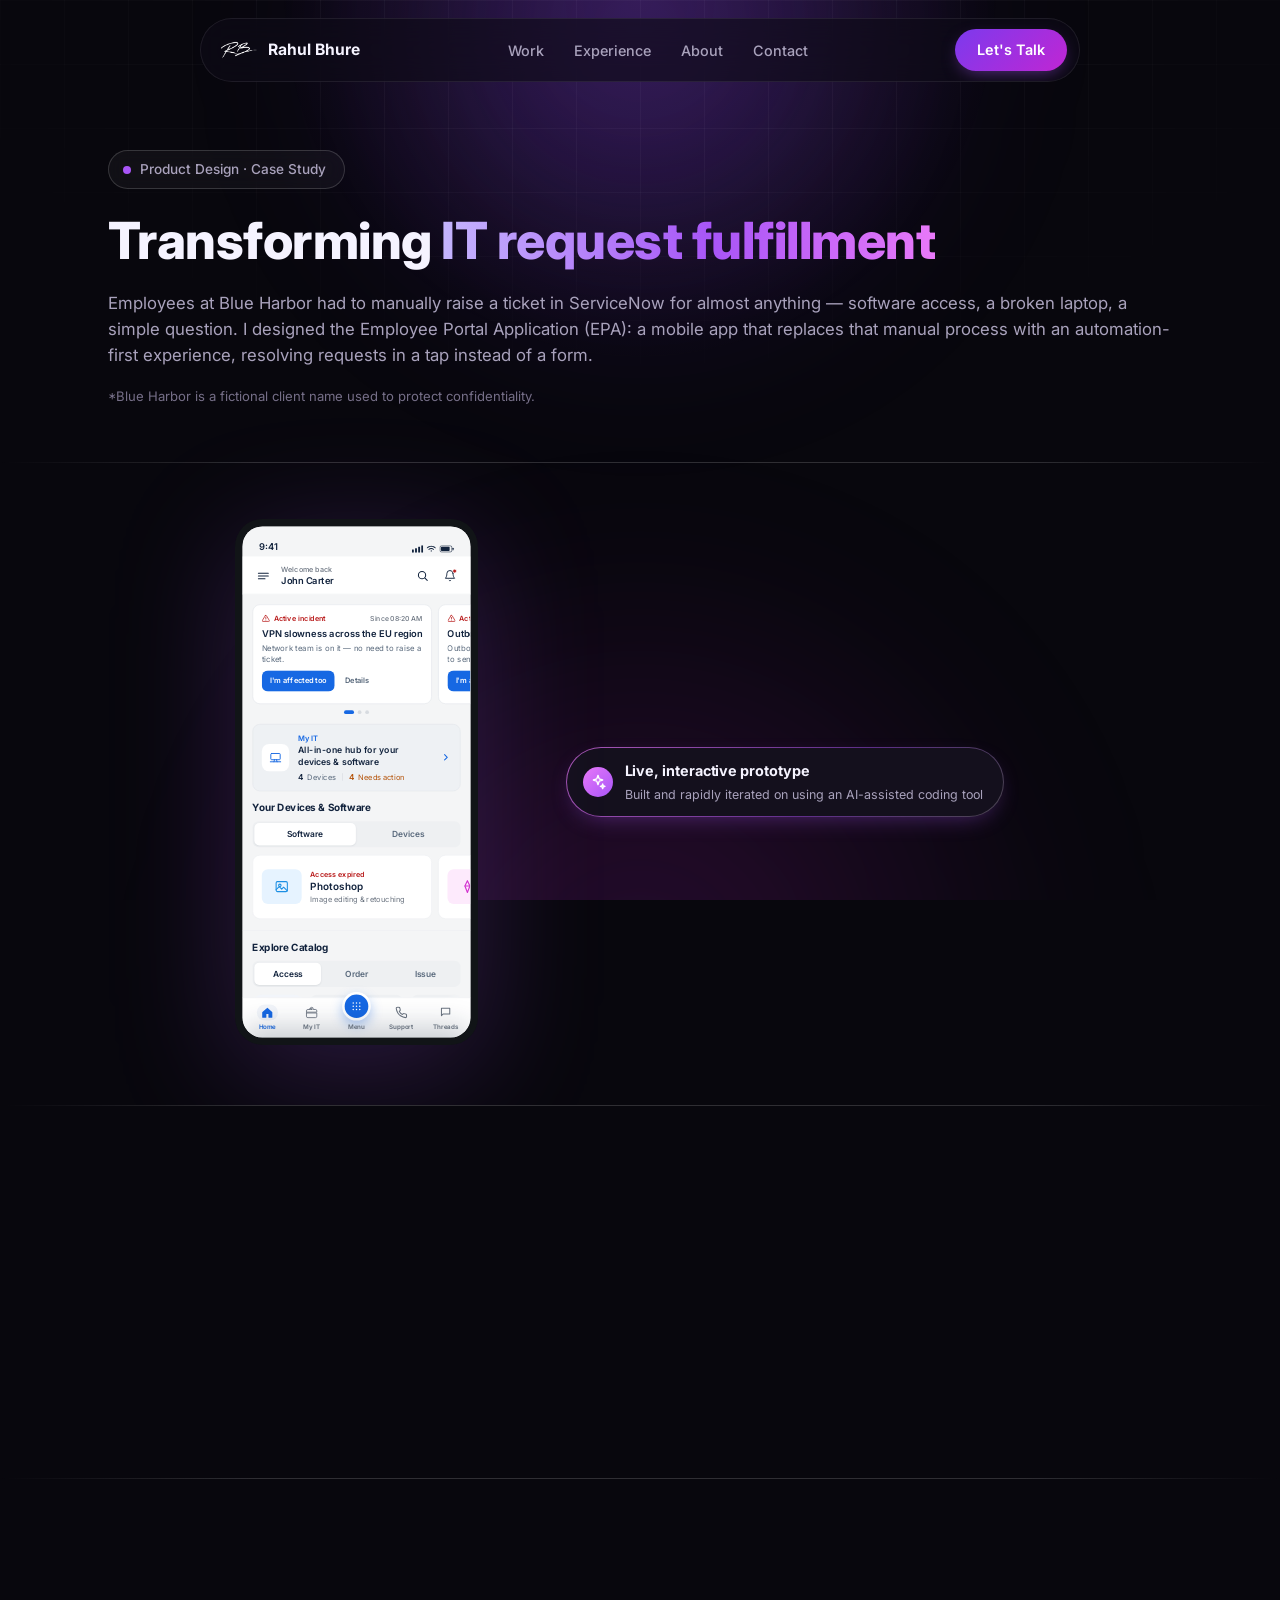
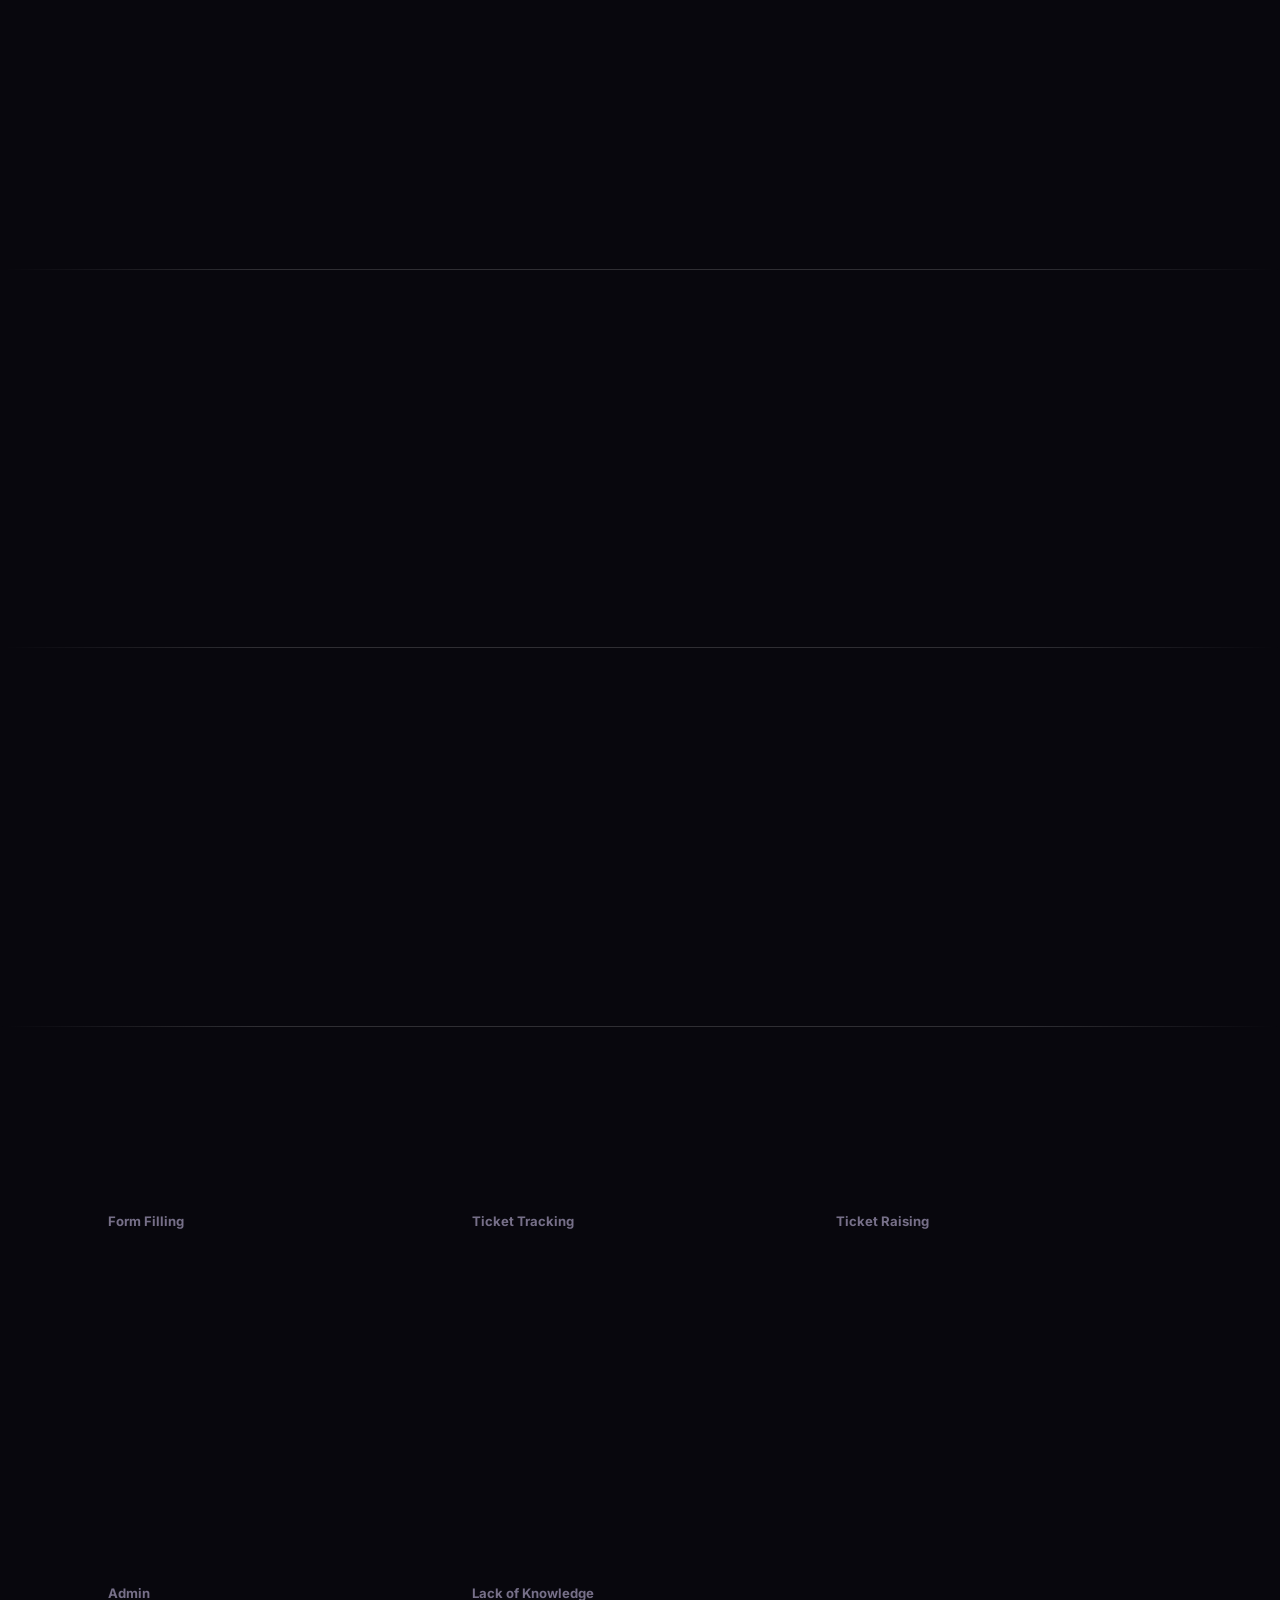
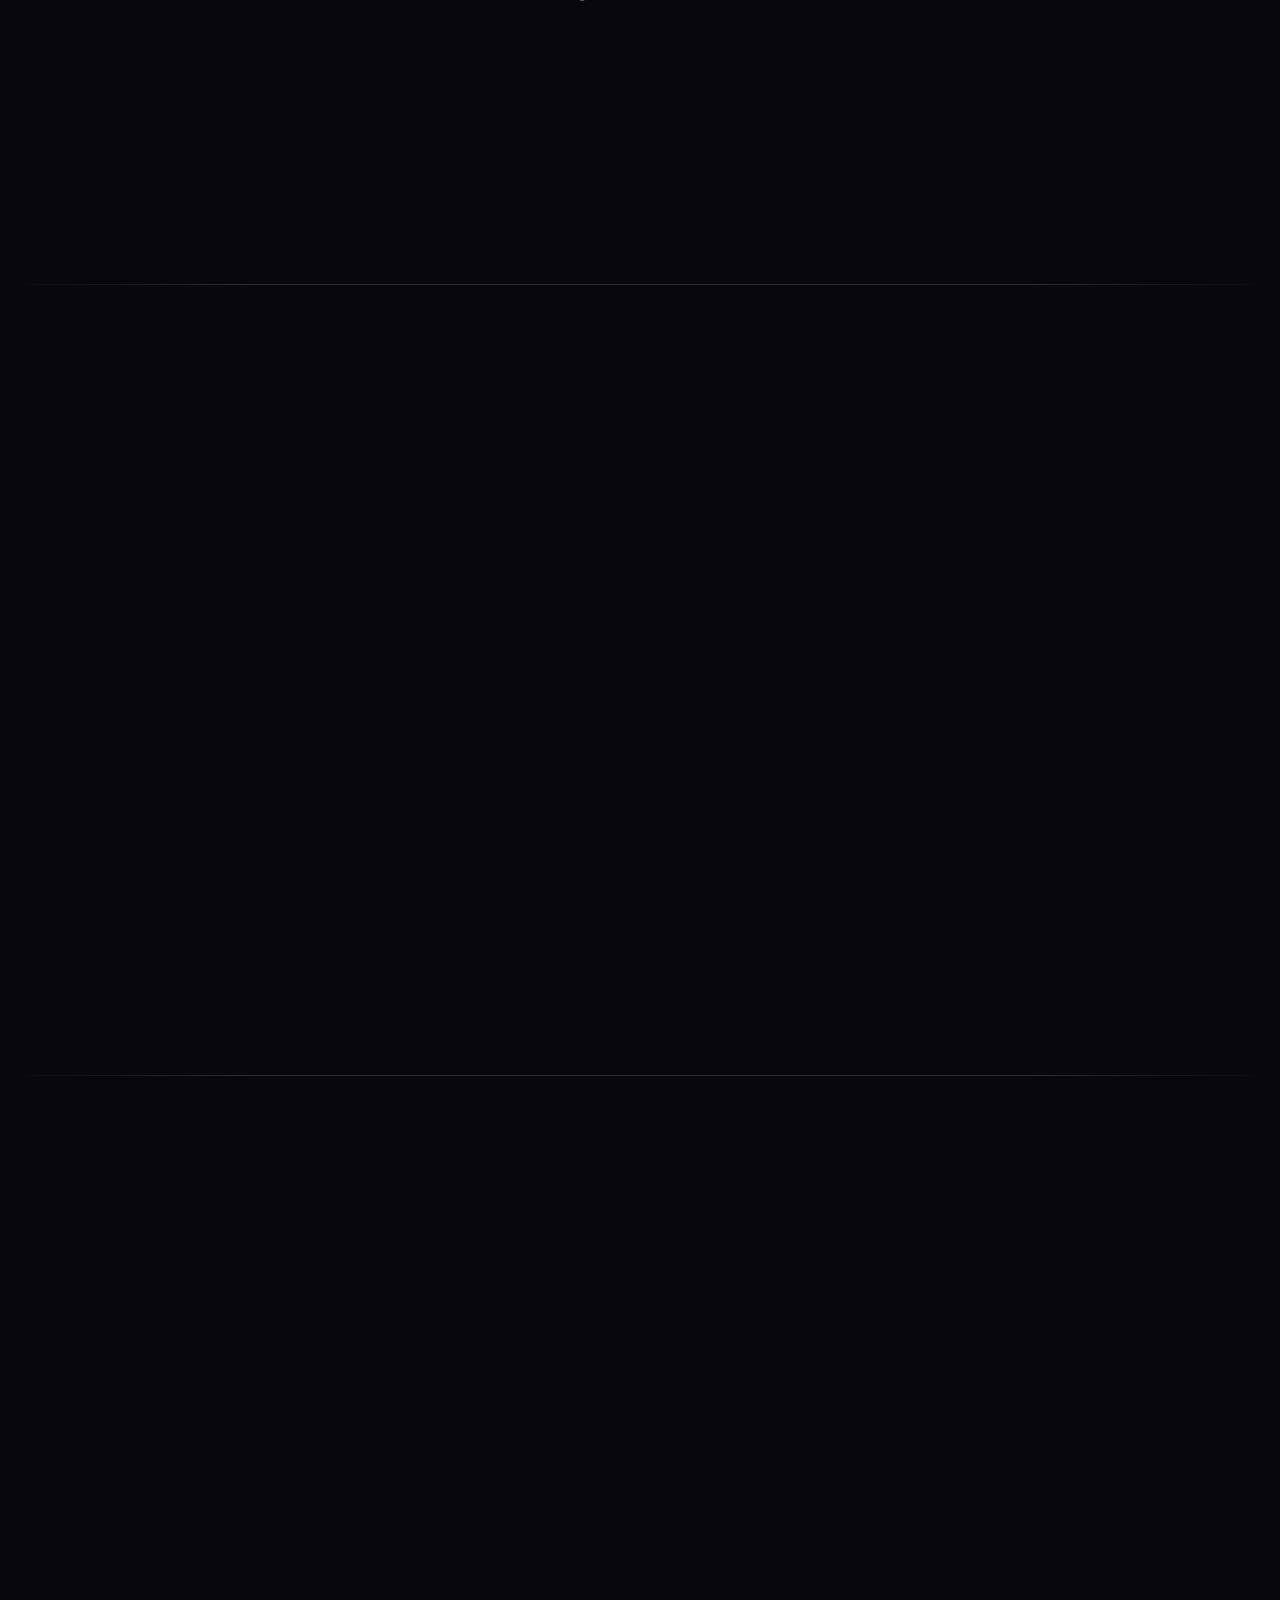
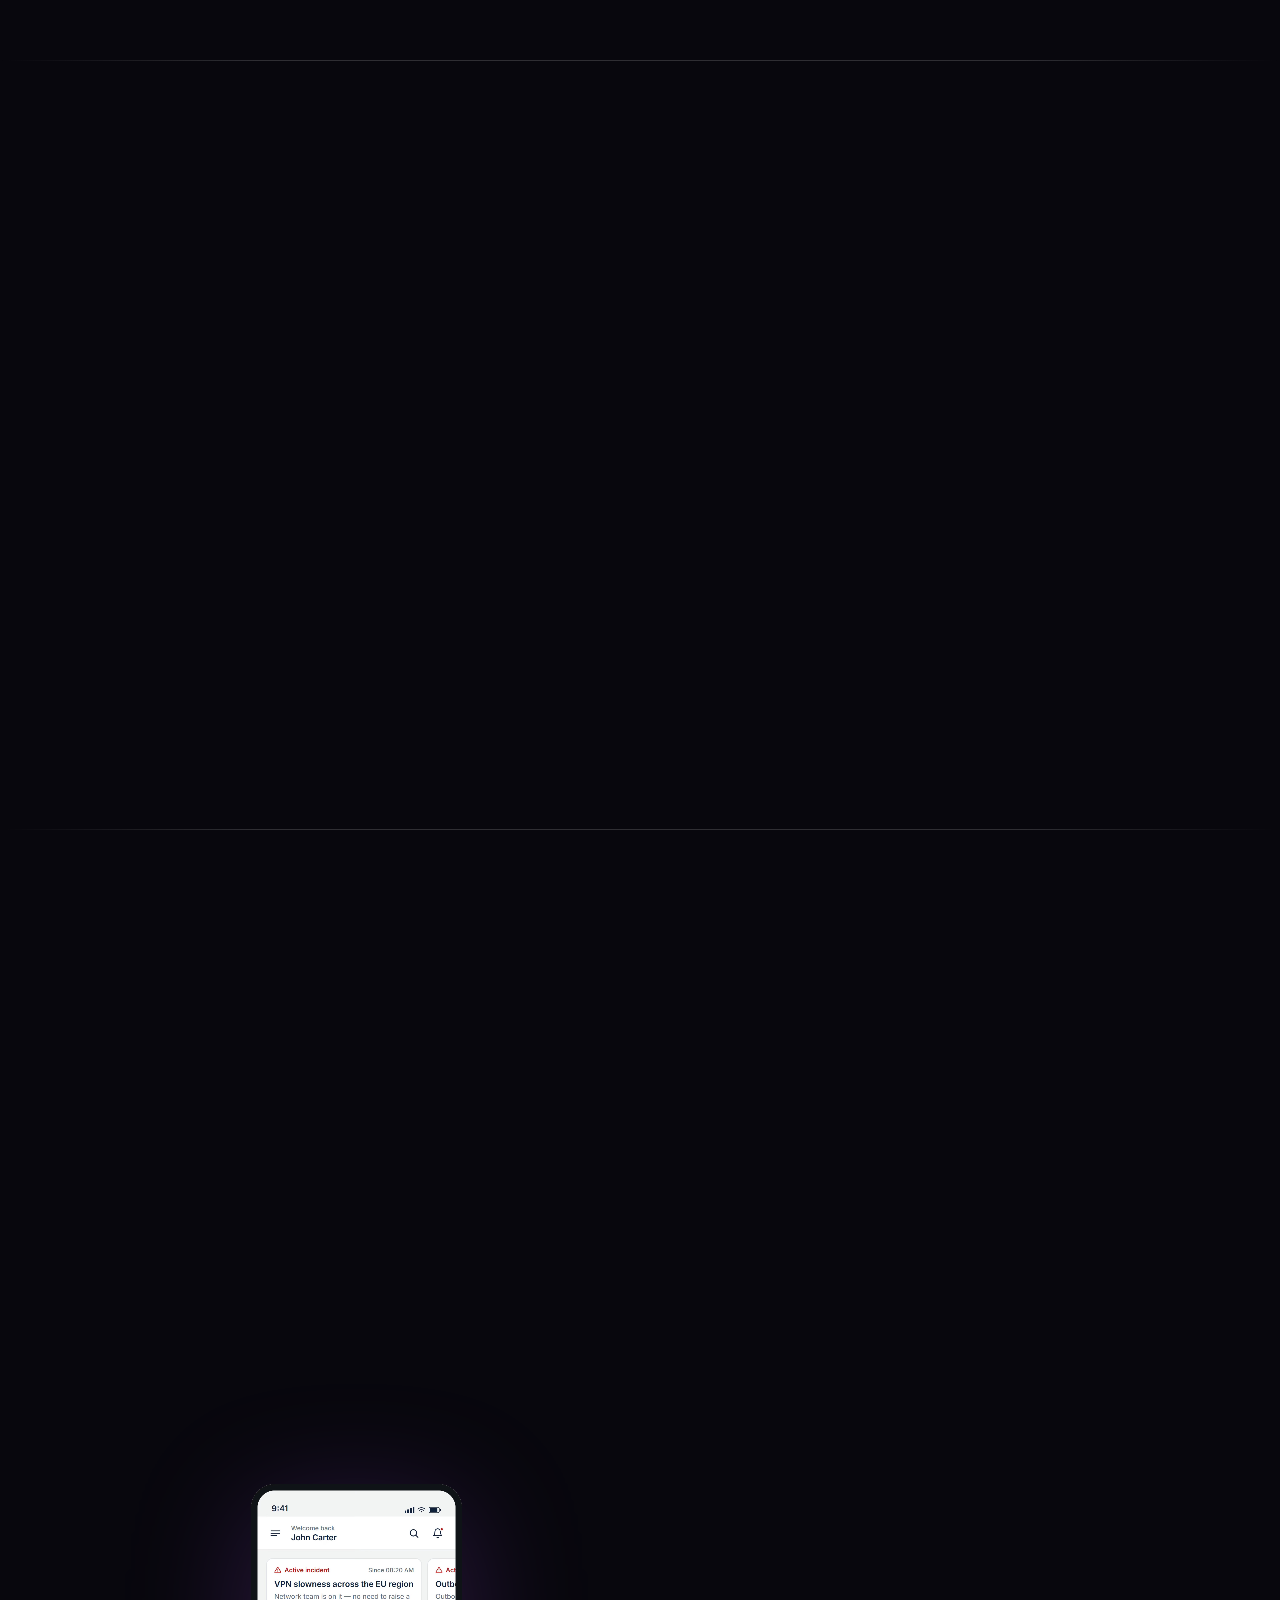
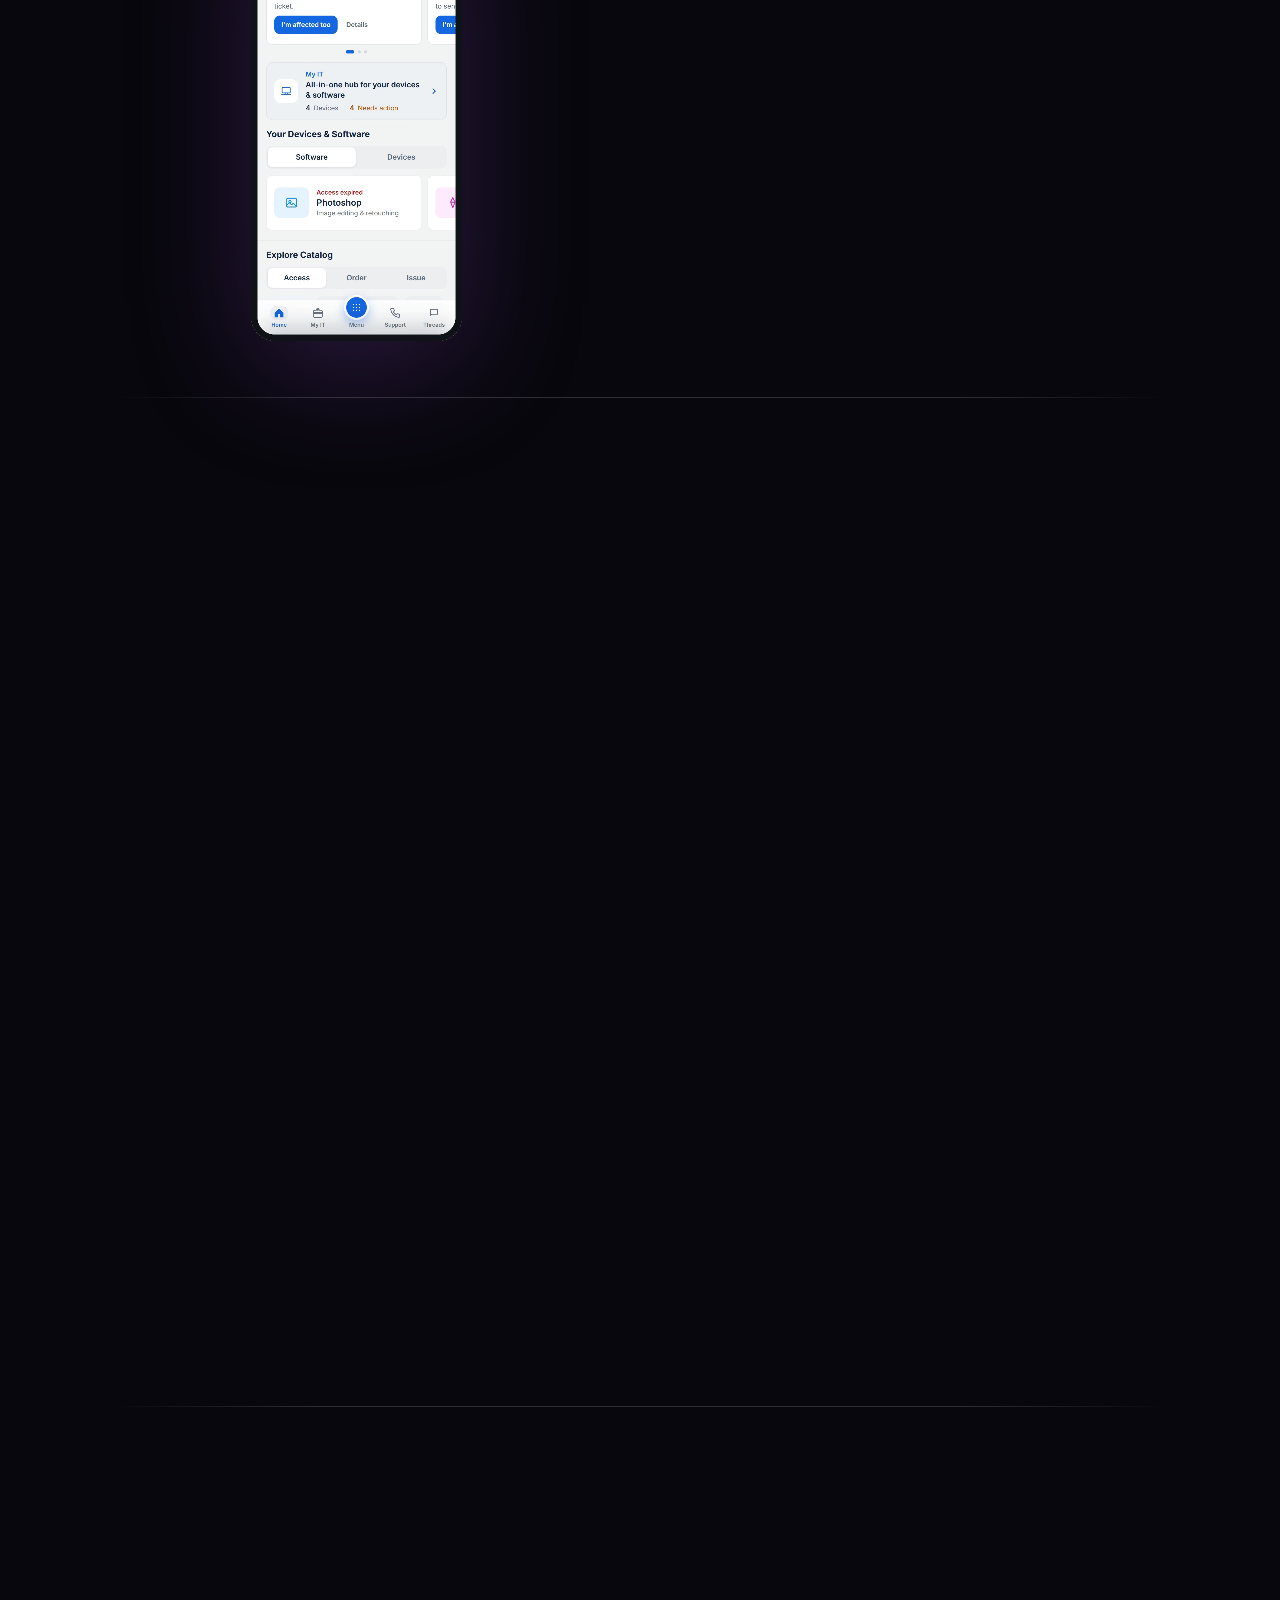
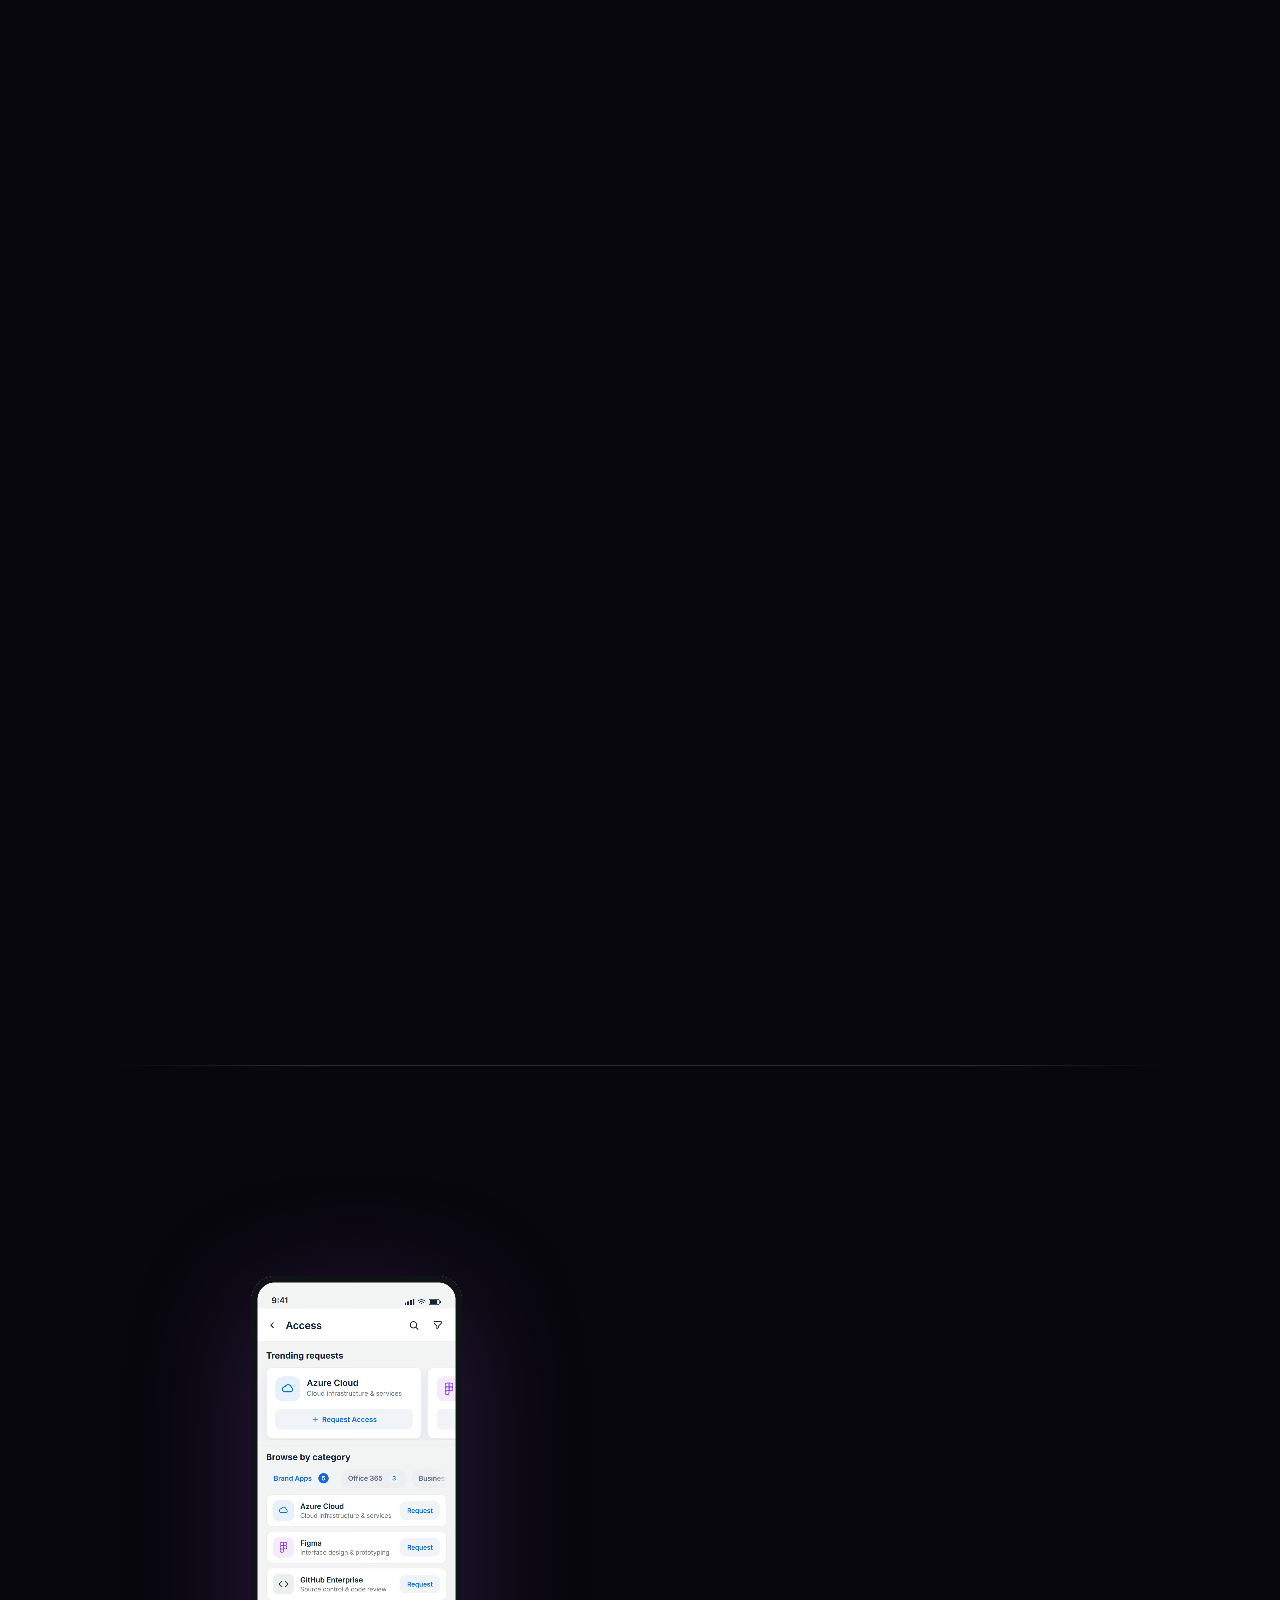
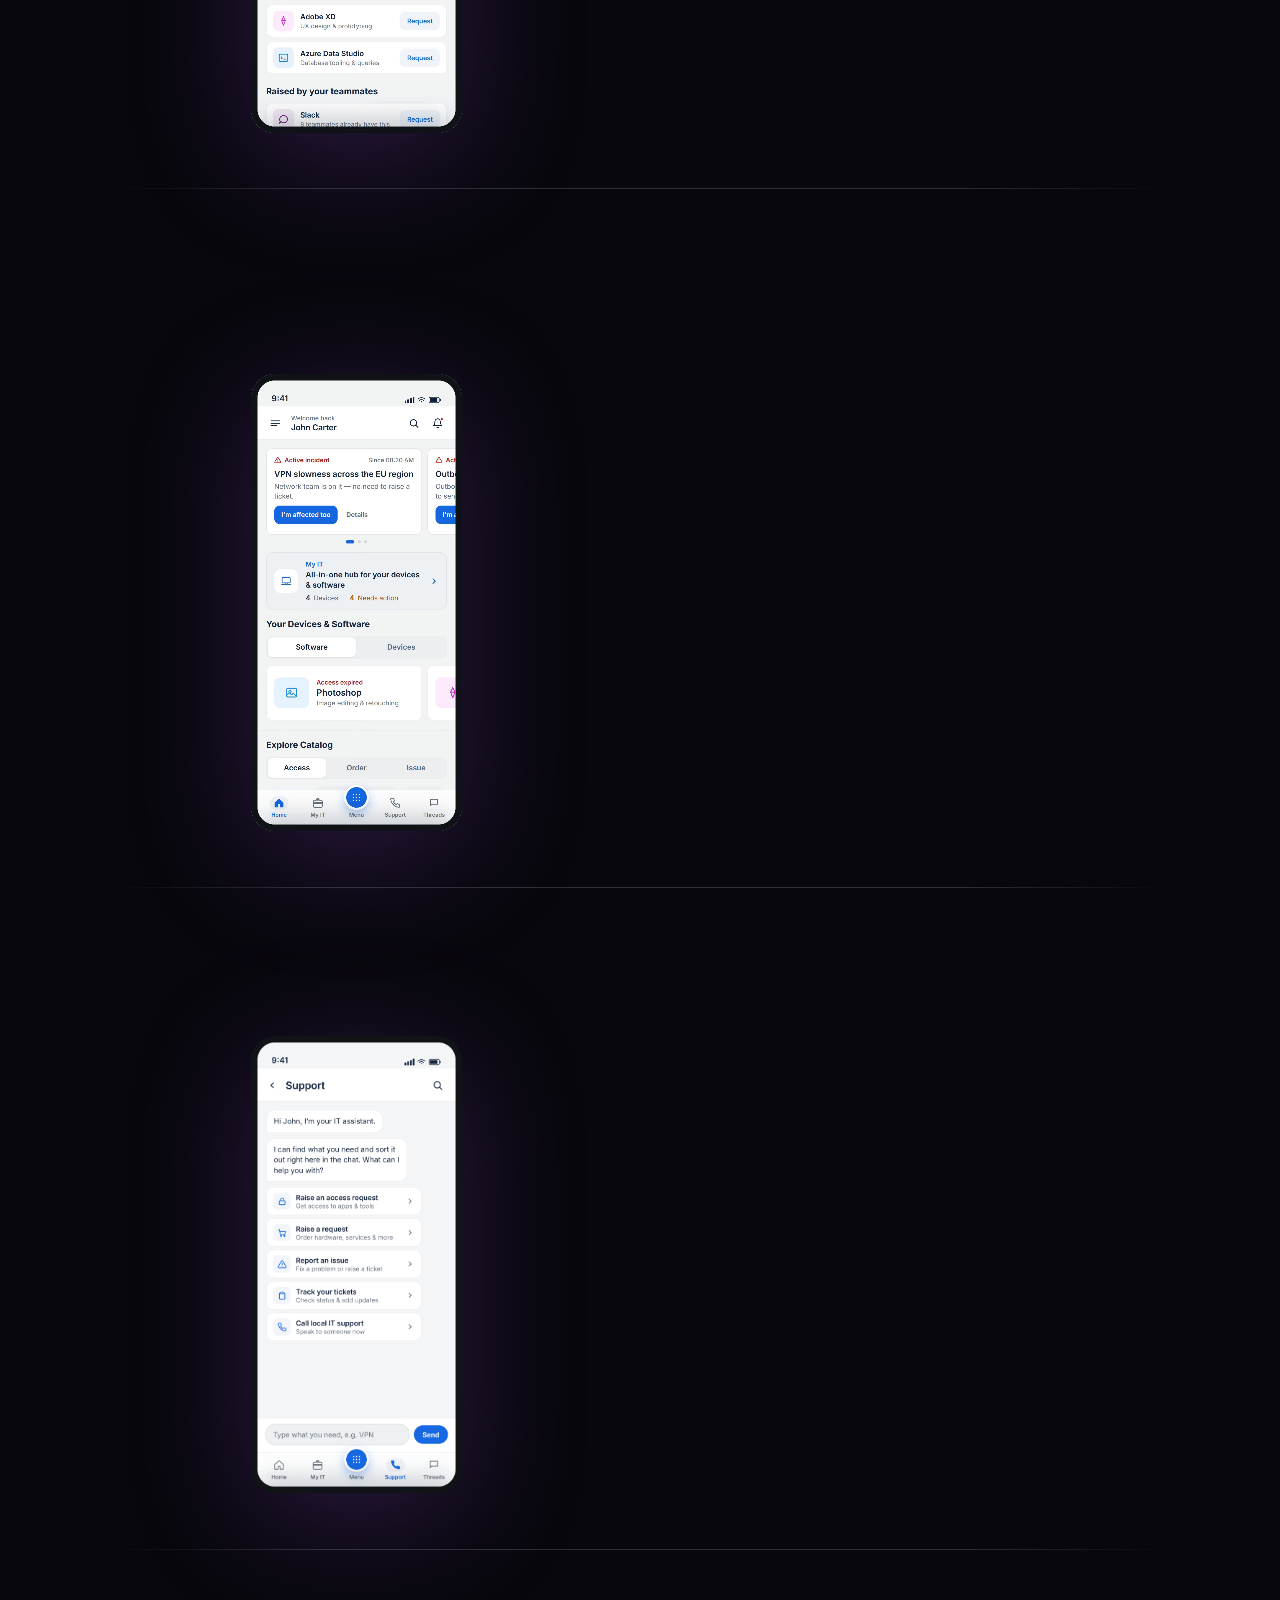
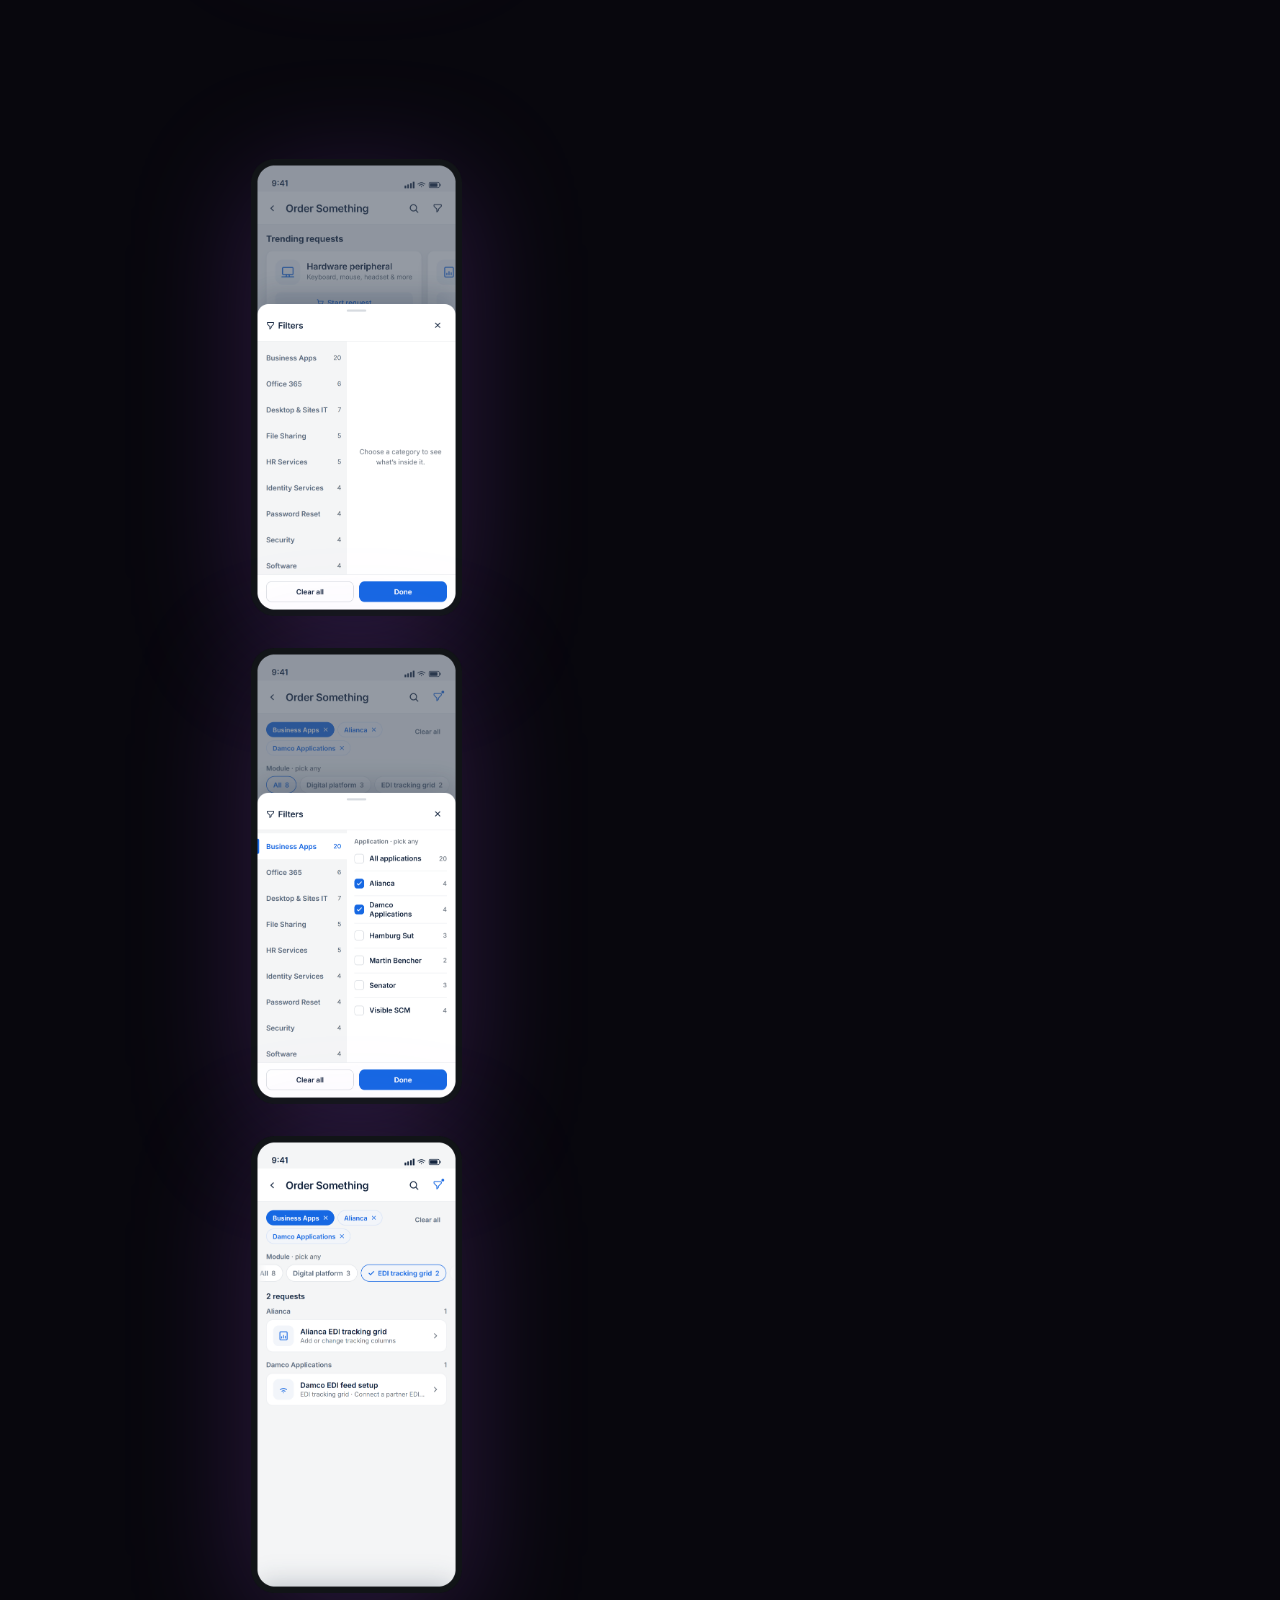
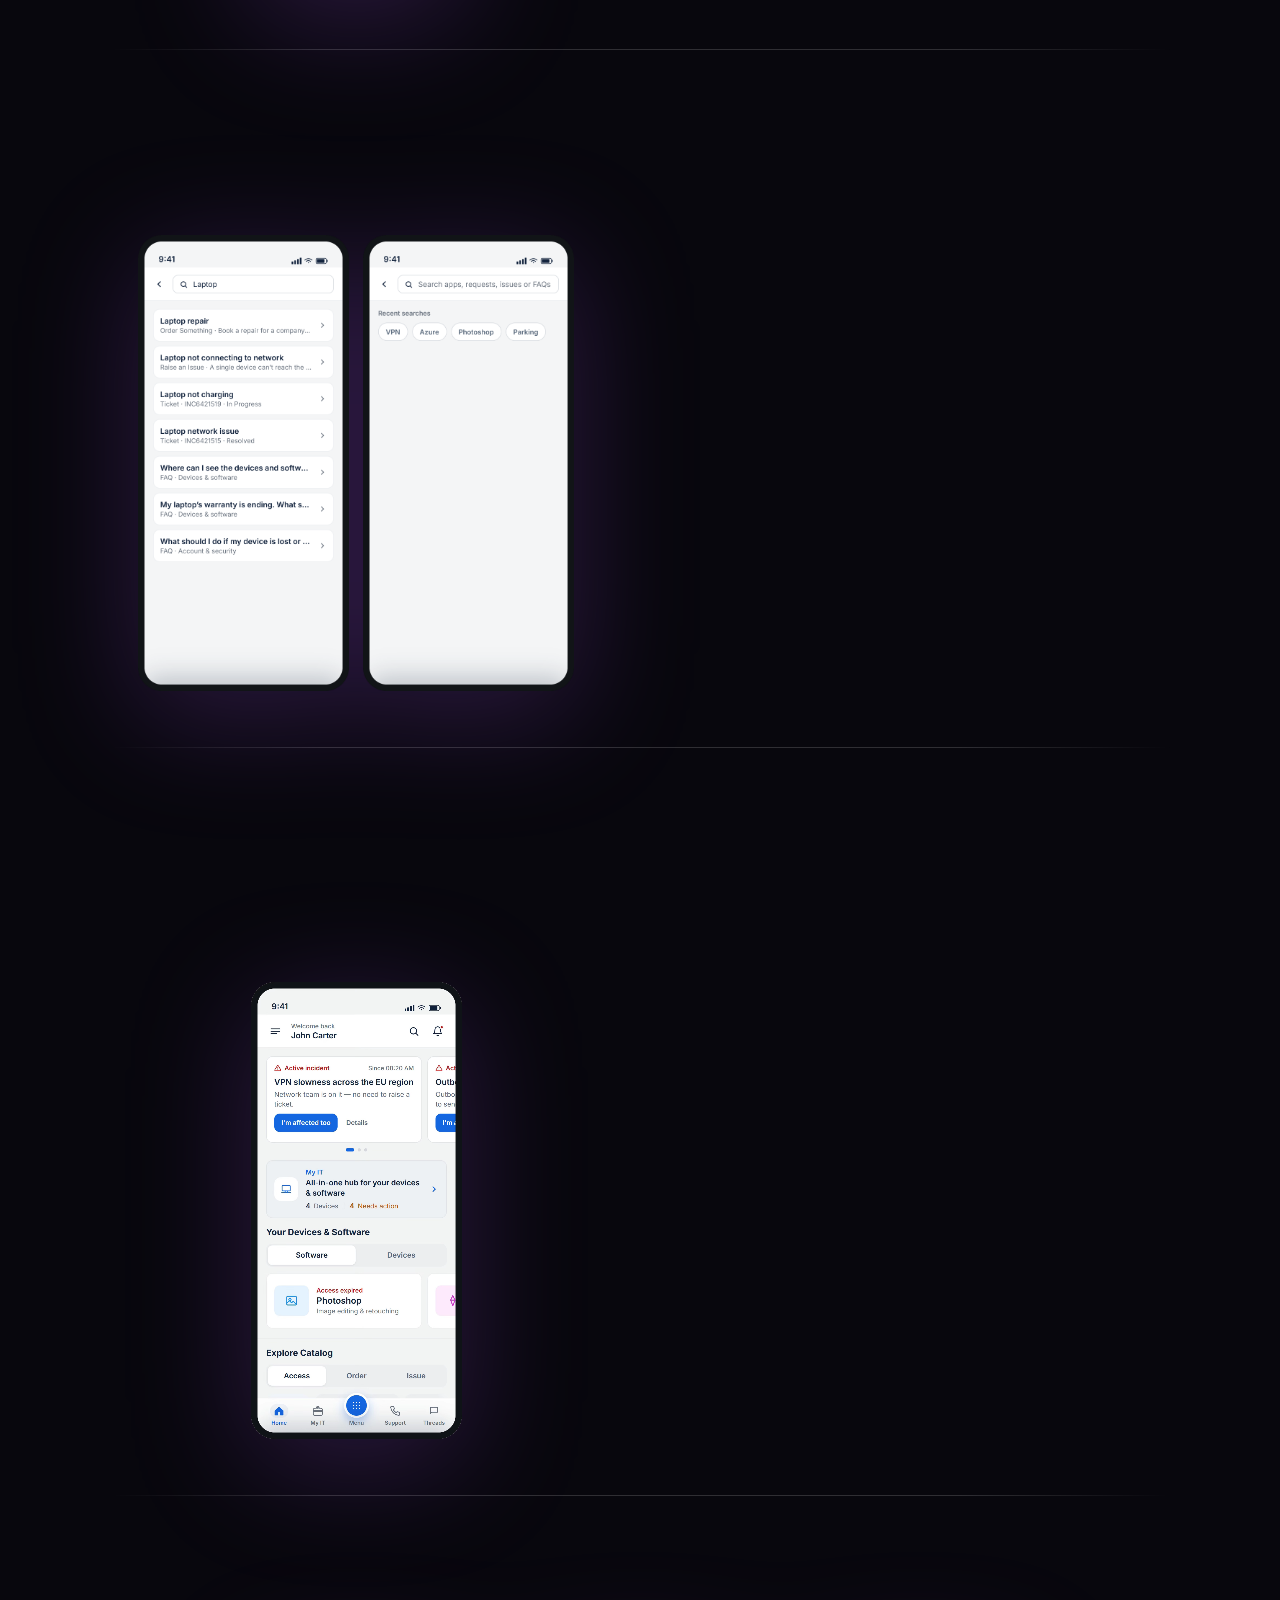
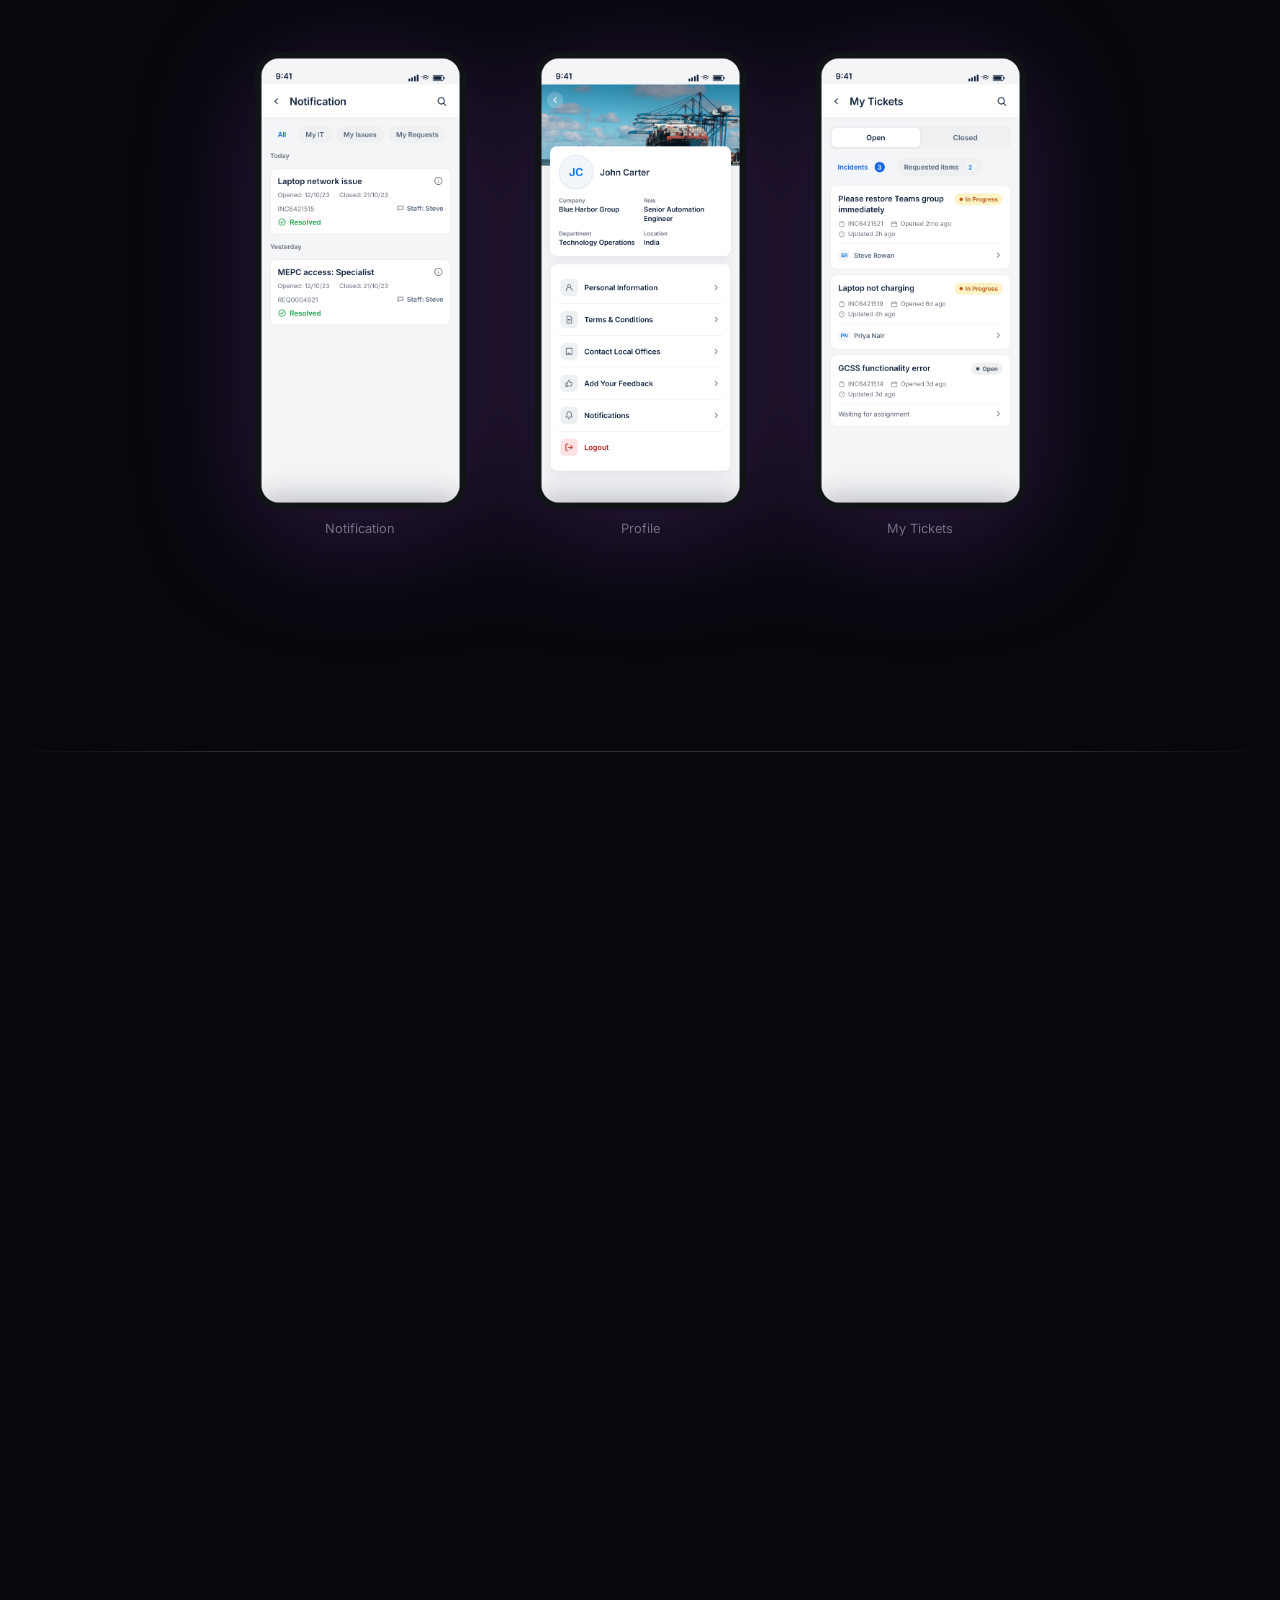
<file: case-study-epa.html>
<!DOCTYPE html>
<html lang="en">
<head>
<meta charset="UTF-8">
<meta name="viewport" content="width=device-width, initial-scale=1.0">
<title>Employee Portal Application — Case Study | Rahul Bhure</title>
<meta name="description" content="How I redesigned Blue Harbor's IT ticket-raising experience into an automation-first mobile app — the Employee Portal Application.">
<meta name="theme-color" content="#08070d">
<link rel="icon" type="image/png" href="assets/img/favicon.png">
<link rel="preconnect" href="https://fonts.googleapis.com">
<link rel="preconnect" href="https://fonts.gstatic.com" crossorigin>
<link href="https://fonts.googleapis.com/css2?family=Inter:wght@400;500;600;700;800;900&family=Manrope:wght@600;700;800&display=swap" rel="stylesheet">
<link rel="stylesheet" href="assets/css/styles.css">
</head>
<body>

<div class="bg-fx" aria-hidden="true">
  <div class="glow glow--top"></div>
  <div class="glow glow--bottom"></div>
  <div class="grid-overlay"></div>
</div>

<header class="site-header">
  <nav class="navbar navbar--collapsible" id="navbar">
    <a href="index.html" class="navbar-home-link">
      <svg width="16" height="16" viewBox="0 0 24 24" fill="none" stroke="currentColor" stroke-width="2.4" stroke-linecap="round" stroke-linejoin="round"><path d="M3 11.5L12 4l9 7.5"></path><path d="M5.5 10v9a1 1 0 0 0 1 1h11a1 1 0 0 0 1-1v-9"></path><path d="M9.5 20v-6h5v6"></path></svg>
      Home
    </a>
    <div class="navbar-expanded">
      <a href="index.html" class="brand">
        <span class="brand-orb"></span>
        <span class="brand-name">Rahul Bhure</span>
      </a>
      <ul class="nav-links" id="navLinks">
        <li><a href="index.html#work" class="nav-link">Work</a></li>
        <li><a href="index.html#experience" class="nav-link">Experience</a></li>
        <li><a href="index.html#about" class="nav-link">About</a></li>
        <li><a href="index.html#contact" class="nav-link">Contact</a></li>
      </ul>
      <a href="index.html#contact" class="btn btn-pill nav-cta">Let's Talk</a>
      <button class="nav-toggle" id="navToggle" aria-label="Toggle menu" aria-expanded="false">
        <span></span><span></span><span></span>
      </button>
    </div>
  </nav>
  <div class="mobile-menu" id="mobileMenu">
    <a href="index.html#work">Work</a>
    <a href="index.html#experience">Experience</a>
    <a href="index.html#about">About</a>
    <a href="index.html#contact">Contact</a>
    <a href="index.html#contact" class="btn btn-pill">Let's Talk</a>
  </div>
</header>

<main id="top">

  <!-- CASE HERO -->
  <section class="case-hero">
    <div class="container case-hero-inner">
      <span class="badge reveal">
        <span class="badge-dot"></span>
        Product Design · Case Study
      </span>

      <h1 class="case-title reveal">Transforming <span class="grad-text">IT request fulfillment</span></h1>

      <p class="case-sub reveal">
        Employees at Blue Harbor had to manually raise a ticket in ServiceNow for almost anything —
        software access, a broken laptop, a simple question. I designed the Employee Portal
        Application (EPA): a mobile app that replaces that manual process with an automation-first
        experience, resolving requests in a tap instead of a form.
      </p>
      <p class="case-footnote reveal">*Blue Harbor is a fictional client name used to protect confidentiality.</p>
    </div>

    <div class="reveal" style="margin-top:56px; padding-top:28px; border-top:1px solid transparent; border-image: linear-gradient(90deg, transparent, var(--border-strong) 20%, var(--border-strong) 80%, transparent) 1;"></div>

    <div class="container case-hero-inner">
      <div class="screen-block screen-block--side" style="margin-top:28px; padding:0; border-top:none; border-image:none;">
        <div class="screen-frame-wrap">
          <div class="prototype-embed-frame prototype-embed-frame--phone" data-prototype-embed data-proto-w="390">
        <iframe src="assets/prototype/epa/index.html" title="Employee Portal Application — interactive prototype" loading="lazy" allowtransparency="true"></iframe>
      </div>
        </div>
        <div class="screen-copy reveal" style="width:480px; max-width:100%;">
          <div class="prototype-badge">
        <span class="prototype-badge-icon">
          <svg width="16" height="16" viewBox="0 0 24 24" fill="none" stroke="currentColor" stroke-width="2" stroke-linecap="round" stroke-linejoin="round"><path d="M12 2l1.8 5.2L19 9l-5.2 1.8L12 16l-1.8-5.2L5 9l5.2-1.8L12 2z"></path><path d="M19 15l.9 2.6L22.5 18.5l-2.6.9L19 22l-.9-2.6-2.6-.9 2.6-.9L19 15z"></path></svg>
        </span>
        <span class="prototype-badge-text">
          <strong>Live, interactive prototype</strong>
          <span>Built and rapidly iterated on using an AI-assisted coding tool</span>
        </span>
      </div>
        </div>
      </div>
    </div>
  </section>

  <!-- ABOUT -->
  <section class="case-block">
    <div class="container">
      <h2 class="case-block-title reveal">About</h2>
      <p class="case-block-text reveal">
        As a Designer at TCS Interactive, I designed the Employee Portal Application — a mobile app
        that makes IT requests easier for everyone at Blue Harbor. Instead of filling out a form,
        employees raise requests or report issues through a smart, automation-first flow that can
        grant access to software or services with a single tap.
      </p>
      <div class="point-grid">
        <div class="point-card reveal">
          <div class="point-icon"><svg width="18" height="18" viewBox="0 0 24 24" fill="none" stroke="currentColor" stroke-width="2.2" stroke-linecap="round" stroke-linejoin="round"><rect x="3" y="3" width="7" height="7"></rect><rect x="14" y="3" width="7" height="7"></rect><rect x="14" y="14" width="7" height="7"></rect><rect x="3" y="14" width="7" height="7"></rect></svg></div>
          <p>Replace the manual ServiceNow ticketing process with a modern, self-serve mobile experience.</p>
        </div>
        <div class="point-card reveal">
          <div class="point-icon"><svg width="18" height="18" viewBox="0 0 24 24" fill="none" stroke="currentColor" stroke-width="2.2" stroke-linecap="round" stroke-linejoin="round"><path d="M13 2L3 14h9l-1 8 10-12h-9l1-8z"></path></svg></div>
          <p>Use automation to resolve common requests instantly instead of routing everything to a support queue.</p>
        </div>
      </div>
    </div>
  </section>

  <!-- BUSINESS CASE -->
  <section class="case-block">
    <div class="container">
      <h2 class="case-block-title reveal">Why Blue Harbor needed this</h2>
      <p class="case-block-text reveal">
        Ticketing ran entirely through ServiceNow: employees manually created a ticket for every
        request, and support teams manually fulfilled each one. Ticket volume was resolved almost
        entirely by hand.
      </p>
      <div class="final-banner reveal" style="margin-top:24px; text-align:left; padding:32px;">
        <p style="font-size:1rem; font-weight:400; color:var(--text-muted);">
          An early automation assessment projected
          <strong style="color:#fff; font-weight:800; font-size:1.3em;">~$760K</strong>
          in annual savings — making the Employee Portal App pivotal to achieving end-to-end
          automation of these requests.
        </p>
      </div>
    </div>
  </section>

  <!-- RESEARCH -->
  <section class="case-block">
    <div class="container">
      <h2 class="case-block-title reveal">Research</h2>
      <p class="case-block-text reveal">
        To understand the existing ticket-raising journey end to end, I raised several tickets myself
        through ServiceNow and mapped the pains and gains into a Customer Journey Map — the foundation
        the interview questions were built on.
      </p>

      <div class="tf-scenario reveal" style="margin-top:24px;">
        <p class="tf-scenario-label">Target user — End user</p>
        <p>
          An <strong>end user</strong> here is any Blue Harbor employee trying to fulfill an IT request —
          across departments, roles, and technical comfort levels.
        </p>
      </div>
    </div>
  </section>

  <!-- INTERVIEW -->
  <section class="case-block">
    <div class="container">
      <h2 class="case-block-title reveal">Interview</h2>
      <p class="case-block-text reveal">
        Interviews were conducted to find out the peaks and pits in the experience of raising a ticket
        through the existing web portal (ServiceNow), and to uncover behavior patterns around ticket
        raising — what motivated people, and what held them back.
      </p>
      <div class="point-grid" style="grid-template-columns:repeat(2,1fr); margin-top:24px;">
        <div class="point-card reveal">
          <div class="point-icon"><svg width="18" height="18" viewBox="0 0 24 24" fill="none" stroke="currentColor" stroke-width="2.2" stroke-linecap="round" stroke-linejoin="round"><path d="M17 21v-2a4 4 0 00-4-4H5a4 4 0 00-4 4v2"></path><circle cx="9" cy="7" r="4"></circle><path d="M23 21v-2a4 4 0 00-3-3.87"></path><path d="M16 3.13a4 4 0 010 7.75"></path></svg></div>
          <p><strong style="color:var(--text); font-size:1.6rem; display:block; line-height:1;">4</strong>End users interviewed, across departments and technical comfort levels.</p>
        </div>
        <div class="point-card reveal">
          <div class="point-icon"><svg width="18" height="18" viewBox="0 0 24 24" fill="none" stroke="currentColor" stroke-width="2.2" stroke-linecap="round" stroke-linejoin="round"><path d="M20.5 6L9 17.5 3.5 12"></path><circle cx="12" cy="12" r="10"></circle></svg></div>
          <p><strong style="color:var(--text); font-size:1.6rem; display:block; line-height:1;">2</strong>Admins interviewed, who fulfil and route tickets day to day.</p>
        </div>
      </div>
    </div>
  </section>

  <!-- DATA SYNTHESIS -->
  <section class="case-block">
    <div class="container">
      <h2 class="case-block-title reveal">Data Synthesis</h2>
      <p class="case-block-text reveal">
        Quotes from the interviews were mapped into clusters. Several rounds of clustering surfaced
        the problem areas below.
      </p>

      <div class="sticky-board">
        <div class="sticky-role">
          <div class="sticky-categories">
            <div class="sticky-group">
              <p class="sticky-group-label">Form Filling</p>
              <div class="sticky-notes sticky-notes--yellow">
                <div class="sticky-note reveal">Repeated information needs to be filled in while raising different tickets.</div>
                <div class="sticky-note reveal">Some of the entries are difficult to understand.</div>
                <div class="sticky-note reveal">The form-filling process is very time consuming.</div>
              </div>
            </div>
            <div class="sticky-group">
              <p class="sticky-group-label">Ticket Tracking</p>
              <div class="sticky-notes sticky-notes--salmon">
                <div class="sticky-note reveal">Difficulty in tracking the status of a raised ticket.</div>
                <div class="sticky-note reveal">There is no categorization present while tracking a ticket.</div>
                <div class="sticky-note reveal">The overall view of the tickets is not there.</div>
                <div class="sticky-note reveal">Receiving multiple emails for a single ticket.</div>
              </div>
            </div>
            <div class="sticky-group">
              <p class="sticky-group-label">Ticket Raising</p>
              <div class="sticky-notes sticky-notes--blue">
                <div class="sticky-note reveal">No priority is given to important tickets — you have to find it the same way as one that's of no use.</div>
                <div class="sticky-note reveal">Lot of confusion between "Order Something" and "Report an Issue."</div>
                <div class="sticky-note reveal">It takes a lot of steps to raise a ticket — raising several at once means wasting hours on it.</div>
                <div class="sticky-note reveal">The search doesn't return valid results if the ticket name is misspelled.</div>
                <div class="sticky-note reveal">Some of the inputs on the form are difficult to understand.</div>
              </div>
            </div>
            <div class="sticky-group">
              <p class="sticky-group-label">Admin</p>
              <div class="sticky-notes sticky-notes--gray">
                <div class="sticky-note reveal">The support team may not always grasp the user's problem, which delays routing the ticket to the right team.</div>
                <div class="sticky-note reveal">Sometimes users raise a ticket directly without reading its details.</div>
                <div class="sticky-note reveal">Users rarely check whether they can resolve the issue themselves — most raise a ticket as soon as they hit it.</div>
                <div class="sticky-note reveal">End users don't fill the form properly, which creates confusion while resolving the ticket.</div>
              </div>
            </div>
            <div class="sticky-group">
              <p class="sticky-group-label">Lack of Knowledge</p>
              <div class="sticky-notes sticky-notes--green">
                <div class="sticky-note reveal">No clear categorization between "Order Something" and "Raise an Issue."</div>
                <div class="sticky-note reveal">Communicating difficulties and needs to the support team is very difficult.</div>
                <div class="sticky-note reveal">There's no guide to help select the right ticket for an issue.</div>
                <div class="sticky-note reveal">Tickets get raised even when the wrong one is selected.</div>
              </div>
            </div>
          </div>
        </div>
      </div>
    </div>
  </section>

  <!-- PAIN POINTS -->
  <section class="case-block">
    <div class="container">
      <h2 class="case-block-title reveal">What research surfaced</h2>
      <div class="pain-grid">
        <div class="pain-card reveal">
          <div class="pain-icon"><svg width="18" height="18" viewBox="0 0 24 24" fill="none" stroke="currentColor" stroke-width="2.2" stroke-linecap="round" stroke-linejoin="round"><circle cx="12" cy="12" r="10"></circle><line x1="12" y1="8" x2="12" y2="12"></line><line x1="12" y1="16" x2="12.01" y2="16"></line></svg></div>
          <h3>Onboarding felt like a circus</h3>
          <p>New employees had to submit multiple separate tickets just to request the access they needed on day one.</p>
        </div>
        <div class="pain-card reveal">
          <div class="pain-icon"><svg width="18" height="18" viewBox="0 0 24 24" fill="none" stroke="currentColor" stroke-width="2.2" stroke-linecap="round" stroke-linejoin="round"><circle cx="11" cy="11" r="8"></circle><line x1="21" y1="21" x2="16.65" y2="16.65"></line></svg></div>
          <h3>Finding the right ticket was a scavenger hunt</h3>
          <p>Even keyword search surfaced too many options, and there was no dashboard to guide people to the right one.</p>
        </div>
        <div class="pain-card reveal">
          <div class="pain-icon"><svg width="18" height="18" viewBox="0 0 24 24" fill="none" stroke="currentColor" stroke-width="2.2" stroke-linecap="round" stroke-linejoin="round"><rect x="4" y="4" width="16" height="16" rx="2"></rect><line x1="9" y1="9" x2="15" y2="9"></line><line x1="9" y1="13" x2="15" y2="13"></line></svg></div>
          <h3>The same form, again and again</h3>
          <p>Employees repeatedly filled near-identical forms to request access to different software or services.</p>
        </div>
        <div class="pain-card reveal">
          <div class="pain-icon"><svg width="18" height="18" viewBox="0 0 24 24" fill="none" stroke="currentColor" stroke-width="2.2" stroke-linecap="round" stroke-linejoin="round"><path d="M22 11.08V12a10 10 0 11-5.93-9.14"></path><polyline points="22 4 12 14.01 9 11.01"></polyline></svg></div>
          <h3>Many issues were self-resolvable</h3>
          <p>Most tickets could have been fixed by the user in a few steps — but with no guidance, they raised a ticket instead.</p>
        </div>
        <div class="pain-card reveal">
          <div class="pain-icon"><svg width="18" height="18" viewBox="0 0 24 24" fill="none" stroke="currentColor" stroke-width="2.2" stroke-linecap="round" stroke-linejoin="round"><path d="M4 4l16 16"></path><path d="M4 20L20 4"></path><circle cx="12" cy="12" r="10"></circle></svg></div>
          <h3>Wrong category, wrong ticket</h3>
          <p>Users frequently raised the wrong category of ticket after too many steps on ServiceNow.</p>
        </div>
      </div>
    </div>
  </section>

  <!-- DESIGN PRINCIPLES -->
  <section class="case-block" id="solution">
    <div class="container">
      <h2 class="case-block-title reveal">Towards Solution</h2>
      <p class="case-block-text reveal">Defining the design goals and structuring a solution — five goals shaped every screen that followed.</p>
      <div class="solution-goals">
        <div class="solution-goal solution-goal--teal reveal">
          <div class="solution-goal-head">
            <h3>Discoverability</h3>
            <div class="solution-goal-icon"><svg width="16" height="16" viewBox="0 0 24 24" fill="none" stroke="#fff" stroke-width="2.4" stroke-linecap="round" stroke-linejoin="round"><circle cx="11" cy="11" r="8"></circle><line x1="21" y1="21" x2="16.65" y2="16.65"></line></svg></div>
          </div>
          <p>Search, intuitive navigation and organized content get employees to the right ticket quickly.</p>
        </div>
        <div class="solution-goal solution-goal--coral reveal">
          <div class="solution-goal-head">
            <h3>Affordance</h3>
            <div class="solution-goal-icon"><svg width="16" height="16" viewBox="0 0 24 24" fill="none" stroke="#fff" stroke-width="2.4" stroke-linecap="round" stroke-linejoin="round"><path d="M9 11l3 3L22 4"></path><path d="M21 12v7a2 2 0 01-2 2H5a2 2 0 01-2-2V5a2 2 0 012-2h11"></path></svg></div>
          </div>
          <p>Quick access to Raised Tickets, My Approvals and Order Something is obvious, not hidden.</p>
        </div>
        <div class="solution-goal solution-goal--cyan reveal">
          <div class="solution-goal-head">
            <h3>Playful</h3>
            <div class="solution-goal-icon"><svg width="16" height="16" viewBox="0 0 24 24" fill="none" stroke="#fff" stroke-width="2.4" stroke-linecap="round" stroke-linejoin="round"><path d="M12 2l2.9 6.3 6.9.8-5 4.8 1.3 6.8L12 17.5 5.9 20.7l1.3-6.8-5-4.8 6.9-.8z"></path></svg></div>
          </div>
          <p>Interactive widgets and small playful touches keep employees engaged with the app.</p>
        </div>
        <div class="solution-goal solution-goal--red reveal">
          <div class="solution-goal-head">
            <h3>Personalization</h3>
            <div class="solution-goal-icon"><svg width="16" height="16" viewBox="0 0 24 24" fill="none" stroke="#fff" stroke-width="2.4" stroke-linecap="round" stroke-linejoin="round"><circle cx="12" cy="8" r="4"></circle><path d="M4 21v-1a8 8 0 0116 0v1"></path></svg></div>
          </div>
          <p>The app adapts to individual roles and preferences, surfacing what's relevant to that person.</p>
        </div>
        <div class="solution-goal solution-goal--blue reveal">
          <div class="solution-goal-head">
            <h3>Ease of use</h3>
            <div class="solution-goal-icon"><svg width="16" height="16" viewBox="0 0 24 24" fill="none" stroke="#fff" stroke-width="2.4" stroke-linecap="round" stroke-linejoin="round"><path d="M13 2L3 14h9l-1 8 10-12h-9l1-8z"></path></svg></div>
          </div>
          <p>Discoverability and affordance only matter if employees can act on them with minimal effort.</p>
        </div>
      </div>
    </div>
  </section>

  <!-- ITERATIONS -->
  <section class="case-block">
    <div class="container">
      <h2 class="case-block-title reveal">Iterations</h2>
      <p class="case-block-text reveal">
        Several rounds of design were shared with stakeholders, who gave feedback on overall
        impression, usability, and how difficult each direction would be to implement.
      </p>
      <div class="screen-frame-wrap reveal" style="margin:24px auto 0; max-width:740px;">
        <img src="assets/img/epa/iteration-feedback.png" alt="Iteration rounds and stakeholder feedback" style="width:100%; border-radius:12px; border:1px solid var(--border-strong);">
      </div>
    </div>
  </section>

  <!-- BOTTOM NAV REDESIGN -->
  <section class="case-block">
    <div class="container">
      <p class="eyebrow reveal">Inside the app</p>
      <h2 class="section-title reveal" style="margin-bottom:8px;">A walk through the experience</h2>
      <h2 class="case-block-title reveal" style="margin-top:28px;">Rethinking bottom navigation</h2>
      <p class="case-block-text reveal">
        In the old flow, raising a ticket meant first choosing between "Order Something" or "Raise an
        Issue," then picking from a long list under whichever section — so users frequently ended up
        selecting the wrong ticket. I iterated heavily on bottom navigation so every core function a
        user comes to EPA for is one tap away, with first-level categorization built into the nav itself.
      </p>

      <div class="term-grid" style="grid-template-columns:1fr 1fr; margin-top:28px;">
        <div class="term-card reveal">
          <h3 style="color:var(--text-faint); font-size:0.85rem; text-transform:uppercase; letter-spacing:0.08em;">Previous</h3>
          <ul class="case-bullets" style="margin-top:12px;">
            <li>Order Something</li>
            <li>Raise an Issue</li>
          </ul>
        </div>
        <div class="term-card reveal" style="border-color:rgba(168,85,247,0.4); background:rgba(168,85,247,0.08);">
          <h3 style="color:var(--purple-3); font-size:0.85rem; text-transform:uppercase; letter-spacing:0.08em;">New</h3>
          <ul class="case-bullets" style="margin-top:12px;">
            <li>Access</li>
            <li>My IT</li>
            <li>Order Something</li>
            <li>Report an Issue</li>
          </ul>
        </div>
      </div>
    </div>
  </section>

  <!-- SCREEN WALKTHROUGH -->
  <section class="case-block" style="border-top:none; padding-top:16px;">
    <div class="container">
      <!-- Navigation in motion -->
      <div class="screen-block screen-block--side" style="padding-top:0;">
        <div class="screen-frame-wrap">
          <video data-scrub muted loop playsinline autoplay disablePictureInPicture disableRemotePlayback controlsList="nodownload nofullscreen noremoteplayback" style="width:100%; max-width:211px; margin:0 auto; display:block; pointer-events:none;"><source src="assets/video/epa/01-epa.webm" type="video/webm"><source src="assets/video/epa/01-epa.mp4" type="video/mp4"></video>
        </div>
        <div class="screen-copy reveal">
          <div class="screen-index">01</div>
          <h3>Navigation in motion</h3>
          <p>To ensure employees can quickly find what they're looking for, I went through several iterations of the bottom navigation. My goal was to make the key functionalities users come to EPA for easily accessible directly from the bottom navigation, eliminating the need to search through multiple screens to find a specific feature.</p>
        </div>
      </div>

      <!-- Home Screen -->
      <div class="screen-block">
        <div class="screen-copy reveal" style="max-width:100%; margin-bottom:28px;">
          <div class="screen-index">02</div>
          <h3>Home Screen</h3>
        </div>
        <div class="screen-annotated">
          <div class="screen-annotated-frame reveal">
            <img src="assets/img/epa/home-screen.png" alt="Employee Portal home screen">
          </div>
          <div class="screen-annotated-list screen-annotated-list--wide">
            <div class="screen-annotated-item reveal" style="top:calc(13.3% - 85px);">
              <span class="screen-annotated-arrow"></span>
              <p>When something breaks for the whole company, like a VPN slowdown, people tend to raise the same ticket again and again. I placed live incident cards at the very top of Home, so users see the problem before they go looking for help. Instead of raising a duplicate ticket, they can tap "I'm affected too", and IT can see the real impact straight away.</p>
            </div>
            <div class="screen-annotated-item reveal" style="top:calc(25.2% - 46px);">
              <span class="screen-annotated-arrow"></span>
              <p>Employees used to have no single place to see what IT had given them. I added a My IT card on Home that shows how many devices they have and how many need action. One tap opens My IT, where their software and devices are listed together.</p>
            </div>
            <div class="screen-annotated-item reveal" style="top:calc(36.2% - 55px);">
              <span class="screen-annotated-arrow" style="top:-7px;"></span>
              <p style="position:relative; top:10px;">Employees often learn a licence has expired or a warranty is ending only when something stops working. I show their software and devices on Home, with items needing attention first and marked plainly, like "Access expired". A toggle keeps the list short.</p>
            </div>
            <div class="screen-annotated-item reveal" style="top:calc(55.8% + 60px);">
              <span class="screen-annotated-arrow"></span>
              <p>People raise a ticket and then have no idea what happened to it. I bring tickets onto Home, split into Incidents (broken things) and Requested items (things they asked for). Each card shows status, ticket number and last update. "Show All" opens the full list.</p>
            </div>
            <div class="screen-annotated-item reveal" style="top:47.6%;">
              <span class="screen-annotated-arrow"></span>
              <p style="position:relative; top:-8px;">In the old version, people had to choose the ticket type before they could find anything. I put a small catalogue window on Home, with Access, Order and Issue as tabs, so users can find the ticket upfront. The sub-categories are there by judging what the user might need, and one tap starts a request, without browsing a long catalogue.</p>
            </div>
          </div>
        </div>
      </div>

      <!-- My IT -->
      <div class="screen-block">
        <div class="screen-copy reveal" style="max-width:100%; margin-bottom:28px;">
          <div class="screen-index">03</div>
          <h3>My IT</h3>
          <p>From the data, it was observed that in most cases users raise a ticket for a device issue or for software they already have access to. Previously these tickets lived inside Order Something and weren't handy, with many touchpoints in the journey — so EPA gives them a completely different, dedicated section.</p>
        </div>

        <div class="screen-annotated" style="margin-top:8px;">
          <div class="screen-annotated-frame reveal">
            <img src="assets/img/epa/my-it-2.png" alt="My IT software tab" style="max-width:211px;">
          </div>
          <div class="screen-annotated-list screen-annotated-list--copy">
            <div class="screen-copy reveal">
              <p>My IT is where employees manage everything assigned to them, split into Software and Devices tabs. On the Software tab, three tiles at the top show how many apps they have, how many need action and how many have updates waiting. Each tile also works as a filter, so one tap shows just that group. The list puts anything with a problem first, marked with a plain label such as "Access expired", "Licence expiring" or "Certificate expiring". Under each app, the expiry date sits next to a single action button, like Renew access, so a problem can be fixed from the list without raising a ticket. Tapping an app opens its details, including a shortcut to report an issue with it.</p>
            </div>
          </div>
        </div>

        <div class="screen-annotated" style="margin-top:56px; padding-top:0;">
          <div class="screen-annotated-frame reveal">
            <img src="assets/img/epa/my-it-1.png" alt="My IT devices tab" style="max-width:211px;">
          </div>
          <div class="screen-annotated-list screen-annotated-list--copy">
            <div class="screen-copy reveal">
              <p>The Devices tab lists every device assigned to the employee, such as their laptop, tablet, phone and monitor, with details like model, storage and serial number. The tiles at the top count how many are assigned, how many need action and how many are healthy. Devices with a problem come first.</p>
            </div>
          </div>
        </div>
      </div>

      <!-- Access -->
      <div class="screen-block">
        <div class="screen-copy reveal" style="max-width:100%; margin-bottom:28px;">
          <div class="screen-index">04</div>
          <h3>Access</h3>
          <p>Many tickets didn't need a form at all, but users still had to fill one in to raise them. Under Access, I listed every ticket that needs no form, so the user can raise it with one tap on Request Access.</p>
        </div>

        <div class="screen-block screen-block--side" style="margin-top:8px; padding:0; border-top:none; border-image:none;">
          <div class="screen-frame-wrap" style="position:relative; width:211px; margin:0 auto;">
            <video data-scrub muted loop playsinline autoplay disablePictureInPicture disableRemotePlayback controlsList="nodownload nofullscreen noremoteplayback" style="width:100%; display:block; pointer-events:none;"><source src="assets/video/epa/02-epa.webm" type="video/webm"><source src="assets/video/epa/02-epa.mp4" type="video/mp4"></video>
          </div>
          <div class="screen-copy reveal">
            <p>The Access page opens with the most requested apps, then lets users browse by category, see what their teammates have, and check what suits their role. As the video shows, the user scrolls to explore, uses the filter to narrow to a category such as Business Apps, and taps Request on the software they need. The button turns to "Requested" and a confirmation appears, so the whole request takes one tap.</p>
          </div>
        </div>
      </div>

      <!-- Request -->
      <div class="screen-block">
        <div class="screen-copy reveal" style="max-width:100%; margin-bottom:28px;">
          <div class="screen-index">05</div>
          <h3>Report an Issue</h3>
          <p>The Order Something and Report Issue sections hold all the tickets that used to live under the same two options in ServiceNow.</p>
        </div>

        <div class="screen-block screen-block--side" style="margin-top:8px; padding:0; border-top:none; border-image:none;">
          <div class="screen-frame-wrap" style="position:relative; width:211px; margin:0 auto;">
            <video data-scrub muted loop playsinline autoplay disablePictureInPicture disableRemotePlayback controlsList="nodownload nofullscreen noremoteplayback" style="width:100%; display:block; pointer-events:none;"><source src="assets/video/epa/04-epa.webm" type="video/webm"><source src="assets/video/epa/04-epa.mp4" type="video/mp4"></video>
          </div>
          <div class="screen-copy reveal">
            <p>With so many possible issues, users used to struggle to find the right one. On Report Issue they narrow it down in three steps: a category, then the area or app, then the kind of problem. As the video shows, tapping an issue opens a short chat that tries quick fixes first. If the problem stays, it raises the ticket for them with their answers already attached, so there is no form to fill in.</p>
          </div>
        </div>
      </div>

      <!-- Support -->
      <div class="screen-block">
        <div class="screen-copy reveal" style="max-width:100%; margin-bottom:28px;">
          <div class="screen-index">06</div>
          <h3>Support</h3>
        </div>

        <div class="screen-block screen-block--side" style="margin-top:8px; padding:0; border-top:none; border-image:none;">
          <div class="screen-frame-wrap">
            <img src="assets/img/epa/support.png" alt="Support smart chat screen" style="width:100%; max-width:211px; margin:0 auto; display:block; border-radius:16px;">
          </div>
          <div class="screen-copy reveal">
            <p>Support is a chat that replaces the forms. The assistant greets the user and offers the five most common needs: raise an access request, raise a request, report an issue, track your tickets, or call local IT support. Users can tap an option or just type what they need, such as "VPN". The assistant asks a few short questions, tries quick fixes where it can, and raises the ticket for the user with their answers attached. The Support tab is reachable from the bottom navigation, so help is one tap away from any main screen.</p>
          </div>
        </div>
      </div>

      <!-- Filtering -->
      <div class="screen-block">
        <div class="screen-copy reveal" style="max-width:100%; margin-bottom:28px;">
          <div class="screen-index">07</div>
          <h3>Filtering the ticket</h3>
          <p>I used filters to help users reach the right ticket by narrowing a large list down to a few relevant results. The filter has three stages, and each choice changes what appears in the next one, so users only see options that lead to real tickets.</p>
        </div>

        <div class="screen-block screen-block--side" style="margin-top:8px; padding:0; border-top:none; border-image:none;">
          <div class="screen-frame-wrap">
            <img src="assets/img/epa/filtering-intro.png" alt="Filter category selection" style="width:100%; max-width:211px; margin:0 auto; display:block; border-radius:16px;">
          </div>
          <div class="screen-copy reveal">
            <p class="screen-index" style="margin-bottom:6px;">Stage 1</p>
            <p>The user starts by choosing a category, such as Business Apps or Office 365. Each one shows how many requests it holds, so people can see the size of the list before they open it.</p>
          </div>
        </div>

        <div class="screen-block screen-block--side" style="margin-top:32px; padding:0; border-top:none; border-image:none;">
          <div class="screen-frame-wrap">
            <div style="display:flex; gap:14px; justify-content:center;">
              <img src="assets/img/epa/filter-stage-2.png" alt="Filter stage 2 application selection" style="width:100%; max-width:211px; border-radius:14px;">
            </div>
          </div>
          <div class="screen-copy reveal">
            <p class="screen-index" style="margin-bottom:6px;">Stage 2</p>
            <p>Once a category is chosen, only its applications appear, and several can be ticked at once. The counts update as the user picks, and the matching requests already show behind the sheet.</p>
          </div>
        </div>

        <div class="screen-block screen-block--side" style="margin-top:32px; padding:0; border-top:none; border-image:none;">
          <div class="screen-frame-wrap">
            <div style="display:flex; gap:14px; justify-content:center;">
              <img src="assets/img/epa/filter-stage-3.png" alt="Filter stage 3 module selection with results" style="width:100%; max-width:211px; border-radius:14px;">
            </div>
          </div>
          <div class="screen-copy reveal">
            <p class="screen-index" style="margin-bottom:6px;">Stage 3</p>
            <p>On the page itself, chips list the modules for the chosen applications, such as "EDI tracking grid".</p>
          </div>
        </div>
      </div>

      <!-- Searching the ticket -->
      <div class="screen-block">
        <div class="screen-copy reveal" style="max-width:100%; margin-bottom:28px;">
          <div class="screen-index">08</div>
          <h3>Searching the ticket</h3>
          <p>Search helps employees find what they need without browsing. They can type a keyword or a ticket number, and results appear as they type.</p>
        </div>

        <div class="screen-block screen-block--side" style="margin-top:8px; padding:0; border-top:none; border-image:none;">
          <div class="screen-frame-wrap">
            <div style="display:flex; gap:14px; justify-content:center;">
              <img src="assets/img/epa/search-results.png" alt="Search results screen" style="width:100%; max-width:211px; border-radius:14px;">
              <img src="assets/img/epa/search-suggestions.png" alt="Search screen with recent searches" style="width:100%; max-width:211px; border-radius:14px;">
            </div>
          </div>
          <div class="screen-copy reveal">
            <p>Search opens with the user's recent searches, so repeat lookups are one tap. As they type, results appear straight away and cover everything in the portal: apps to request access to, things to order, issues to report, their own devices and software, their tickets and FAQ answers.</p>
          </div>
        </div>
      </div>

      <!-- Eliminating form filling -->
      <div class="screen-block">
        <div class="screen-copy reveal" style="max-width:100%; margin-bottom:28px;">
          <div class="screen-index">09</div>
          <h3>Eliminating the form-filling process</h3>
          <p>On ServiceNow, users found raising a ticket tedious and repetitive. They had to fill in a form every time, often entering the same information more than once. Admin interviews also showed that users could fix many issues themselves in a few steps. They weren't aware of those steps, so they raised a ticket instead.</p>
        </div>

        <div class="screen-block screen-block--side" style="margin-top:8px; padding:0; border-top:none; border-image:none;">
          <div class="screen-frame-wrap">
            <video data-scrub muted loop playsinline autoplay disablePictureInPicture disableRemotePlayback controlsList="nodownload nofullscreen noremoteplayback" style="width:100%; max-width:211px; margin:0 auto; display:block; pointer-events:none;"><source src="assets/video/epa/09-epa.webm" type="video/webm"><source src="assets/video/epa/09-epa.mp4" type="video/mp4"></video>
          </div>
          <div class="screen-copy reveal">
            <p>In the new version, there is no form. The user opens Support and meets a smart chatbot, and taps Report an issue. They pick what is going wrong and answer a few short questions, and the chatbot walks them through quick fixes, the same steps admins said users didn't know about. If the problem stays, the chatbot raises the ticket for them.</p>
          </div>
        </div>
      </div>

      <!-- Other supportive screens -->
      <div class="screen-block is-reversed">
        <div class="screen-copy reveal">
          <div class="screen-index">10</div>
          <h3>Other supportive screens</h3>
        </div>
        <div class="screen-frame-wrap">
          <div class="screen-frame-multi">
            <div style="display:flex; gap:69px; justify-content:center;">
              <div class="screen-frame-captioned">
                <img src="assets/img/epa/notification.png" alt="Notifications screen" style="width:100%; max-width:211px; border-radius:14px;">
                <span class="screen-frame-caption">Notification</span>
              </div>
              <div class="screen-frame-captioned">
                <img src="assets/img/epa/profile.png" alt="Profile screen" style="width:100%; max-width:211px; border-radius:14px;">
                <span class="screen-frame-caption">Profile</span>
              </div>
              <div class="screen-frame-captioned">
                <img src="assets/img/epa/my-tickets.png" alt="My Tickets screen" style="width:100%; max-width:211px; border-radius:14px;">
                <span class="screen-frame-caption">My Tickets</span>
              </div>
            </div>
          </div>
        </div>
      </div>

      <p class="case-block-text reveal" style="margin-top:48px; font-size:0.9rem; color:var(--text-faint);">
        This case study covers the fundamental screens within the limits of space — there are more
        supporting flows and edge cases in the full product that aren't included here.
      </p>
    </div>
  </section>

  <!-- LEARNINGS -->
  <section class="case-block">
    <div class="container">
      <h2 class="case-block-title reveal">What I learned</h2>
      <div class="pain-grid" style="grid-template-columns:repeat(3,1fr);">
        <div class="pain-card reveal">
          <h3>Complex workflow design</h3>
          <p>Simplifying an intricate ticketing workflow for users, without losing functionality for admins, was a core skill this project sharpened.</p>
        </div>
        <div class="pain-card reveal">
          <h3>Information architecture</h3>
          <p>Structuring and organizing information to genuinely improve discoverability — not just reorganize it — took real iteration.</p>
        </div>
        <div class="pain-card reveal">
          <h3>Personalization in UX</h3>
          <p>Tailoring the experience to individual roles and preferences meant designing adaptive interfaces, not one fixed layout.</p>
        </div>
      </div>

      <div class="final-banner reveal" style="margin-top:32px;">
        <p>Automation-first design turned a manual, form-heavy process into something employees can resolve in a tap — proving that the best ticket is often the one that never needs to be raised.</p>
      </div>
    </div>
  </section>

  <!-- EXPLORE OTHER WORK -->
  <section class="section" id="explore">
    <div class="container">
      <p class="eyebrow reveal">Explore Other Work</p>
      <h2 class="section-title reveal">More case studies</h2>

      <div class="project-grid" style="margin-top:32px;">
        <article class="project-card reveal">
          <div class="project-card-top">
            <span class="tag">UI Design</span>
            <span class="tag">UX Research</span>
          </div>
          <h3>Competency Assessment Tool</h3>
          <p>Designed a web application that streamlines competency assessment for a large enterprise organization.</p>
          <a href="case-study-cat.html" class="link-arrow">
            View Case
            <svg width="14" height="14" viewBox="0 0 24 24" fill="none" stroke="currentColor" stroke-width="2.6" stroke-linecap="round" stroke-linejoin="round"><line x1="5" y1="12" x2="19" y2="12"></line><polyline points="12 5 19 12 12 19"></polyline></svg>
          </a>
        </article>
        <article class="project-card reveal">
          <div class="project-card-top">
            <span class="tag">Interaction Design</span>
            <span class="tag">UI Design</span>
          </div>
          <h3>Bridging Imagination and Tech to Elevate Learning</h3>
          <p>Designed the seamless integration of AI and Augmented Reality into a mobile-friendly learning experience.</p>
          <a href="https://rahulbhure.framer.website/prayog" target="_blank" rel="noopener noreferrer" class="link-arrow">
            View Case
            <svg width="14" height="14" viewBox="0 0 24 24" fill="none" stroke="currentColor" stroke-width="2.6" stroke-linecap="round" stroke-linejoin="round"><line x1="5" y1="12" x2="19" y2="12"></line><polyline points="12 5 19 12 12 19"></polyline></svg>
          </a>
        </article>
        <article class="project-card reveal">
          <div class="project-card-top">
            <span class="tag">Prototyping</span>
            <span class="tag">UX Research</span>
          </div>
          <h3>Redesigning the User Experience of eQ-TM</h3>
          <p>Improved usability of the eQ Technologies canvas, keeping design-system constraints and cross-product consistency intact.</p>
          <a href="https://rahulbhure.framer.website/eQ" target="_blank" rel="noopener noreferrer" class="link-arrow">
            View Case
            <svg width="14" height="14" viewBox="0 0 24 24" fill="none" stroke="currentColor" stroke-width="2.6" stroke-linecap="round" stroke-linejoin="round"><line x1="5" y1="12" x2="19" y2="12"></line><polyline points="12 5 19 12 12 19"></polyline></svg>
          </a>
        </article>
      </div>
    </div>
  </section>

  <!-- CONTACT -->
  <section class="section" id="contact">
    <div class="container">
      <div class="contact-card reveal">
        <p class="eyebrow">Contact</p>
        <h2 class="contact-title">Let's build something great.</h2>
        <p class="contact-sub">Have a project in mind, or just want to say hi? My inbox is always open.</p>
        <div class="hero-cta contact-cta">
          <a href="mailto:rahul.bhure@outlook.com" class="btn btn-glow">
            Email Me
            <svg width="16" height="16" viewBox="0 0 24 24" fill="none" stroke="currentColor" stroke-width="2.4" stroke-linecap="round" stroke-linejoin="round"><line x1="5" y1="12" x2="19" y2="12"></line><polyline points="12 5 19 12 12 19"></polyline></svg>
          </a>
          <a href="index.html#work" class="btn btn-ghost">Back to Portfolio</a>
        </div>
      </div>
    </div>
  </section>

</main>

<footer class="site-footer">
  <div class="container footer-inner">
    <a href="index.html" class="brand">
      <span class="brand-orb brand-orb--sm"></span>
      <span class="brand-name">Rahul Bhure</span>
    </a>
    <p class="footer-copy">© 2026 Rahul Bhure. All rights reserved.</p>
    <div class="footer-links">
      <a href="https://www.linkedin.com/in/rahul-bhure-147a86206" target="_blank" rel="noopener noreferrer">LinkedIn</a>
      <a href="mailto:rahul.bhure@outlook.com">Email</a>
    </div>
  </div>
</footer>

<script src="assets/js/script.js"></script>
</body>
</html>
</file>
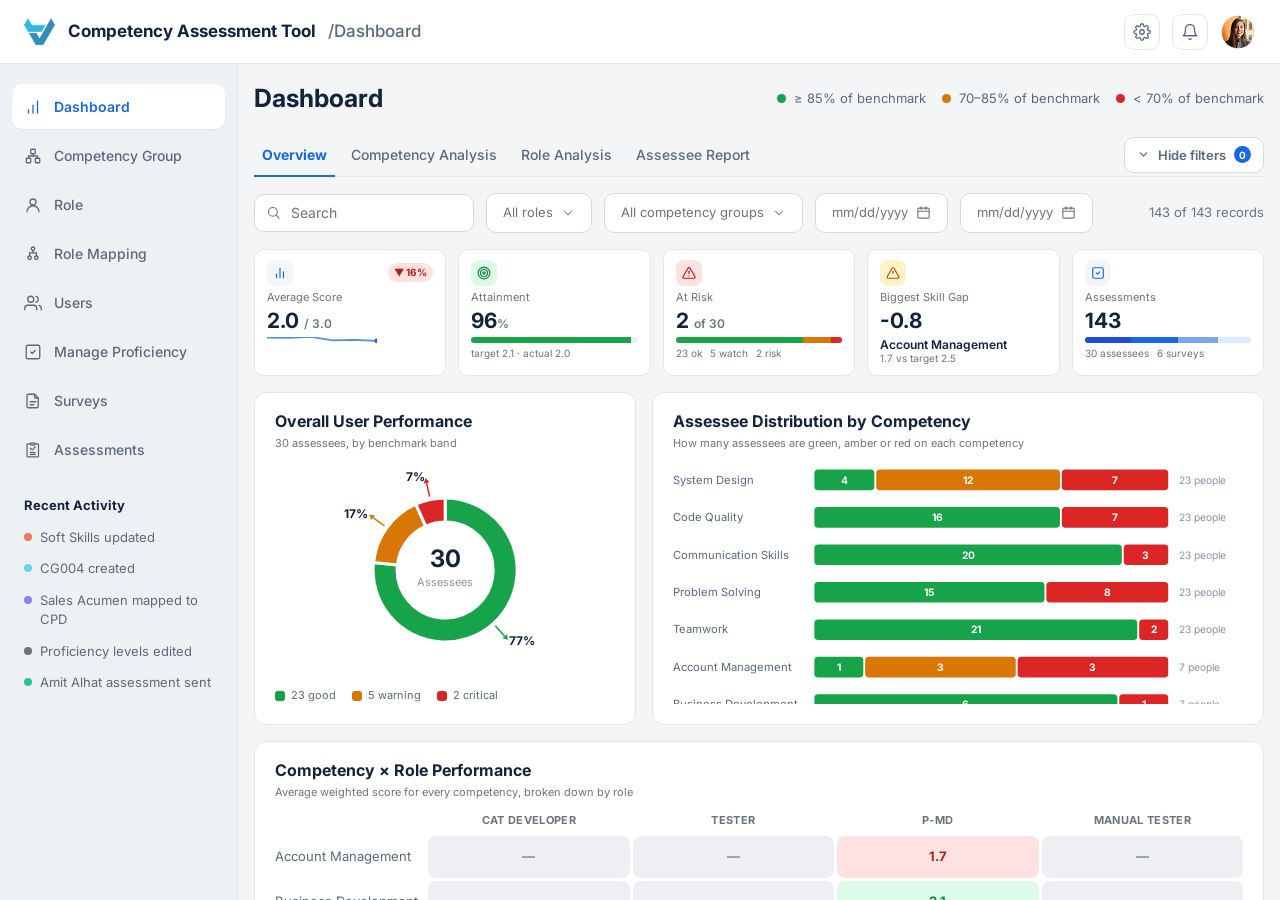
<file: assets/prototype/cat/cat-app.html>
<!DOCTYPE html>
<html lang="en">
<head>
<meta charset="utf-8">
<title>Competency Assessment Tool</title>
<link rel="preconnect" href="https://fonts.googleapis.com">
<link rel="preconnect" href="https://fonts.gstatic.com" crossorigin>
<link href="https://fonts.googleapis.com/css2?family=Inter:wght@400;500;600;700&display=swap" rel="stylesheet">
<style>
  :root {
    --color-bg: #f4f5f6;
    --color-sidebar-bg: #eef1f4;
    --color-card: #ffffff;
    --color-text-primary: #12233d;
    --color-text-secondary: #5a6a7d;
    --color-text-tertiary: #6b7480;
    --color-accent: #1668e3;
    --color-accent-hover: #1253ba;
    --color-accent-disabled: #93bcf3;
    --color-accent-tint-bg: #f2f5fa;
    --color-accent-tint-text: #006ce6;
    --color-neutral-tint-bg: #eef0f2;
    --color-neutral-tint-text: #3c4757;
    --color-success-tint-bg: #dcfce7;
    --color-success-tint-text: #16a34a;
    --color-warning-tint-bg: #fef3c7;
    --color-warning-tint-text: #b45309;
    --color-danger-tint-bg: #fee2e2;
    --color-danger-tint-text: #b91c1c;
    --color-border: #d7dbe0;
    --color-border-light: #e3e6ea;
    --color-border-lighter: #edeff2;
    --color-required: #ef4444;
    --color-scrim: rgba(60, 71, 87, 0.55);
    --color-dot-red: #f4785a;
    --color-dot-cyan: #6fd3e8;
    --color-dot-purple: #8b7ef0;
    --color-dot-slate: #6b7480;
    --color-dot-teal: #2fbf9f;
    --radius-sm: 8px; --radius-md: 10px; --radius-lg: 12px; --radius-pill: 999px;
    --space-1: 4px; --space-2: 8px; --space-3: 12px; --space-4: 16px; --space-5: 20px; --space-6: 24px; --space-8: 32px;
    --font-body: "Inter", system-ui, -apple-system, "Segoe UI", sans-serif;
    --fs-page-title: 25px; --fs-app-title: 17px; --fs-record-name: 17px; --fs-body: 14px; --fs-small: 13px; --fs-label: 11px;
    --shadow-card: 0 1px 2px rgba(18, 35, 61, 0.04), 0 8px 24px rgba(18, 35, 61, 0.06);
    --shadow-drawer: 0 -12px 32px rgba(18, 35, 61, 0.18);

    --viz-blue-700: #1d4ed8;
    --viz-blue-500: #1668e3;
    --viz-blue-300: #7ea6ef;
    --viz-blue-100: #dbeafe;
    --viz-benchmark: #b7bcc4;
    --viz-good-bg: #dcfce7; --viz-good-text: #15803d; --viz-good: #16a34a;
    --viz-warning-bg: #fef3c7; --viz-warning-text: #b45309; --viz-warning: #d97706;
    --viz-critical-bg: #fee2e2; --viz-critical-text: #b91c1c; --viz-critical: #dc2626;
    --viz-ink-secondary: #5a6a7d;
    --viz-ink-muted: #8a94a3;
    --viz-grid: #e7eaee;
  }

  * , *::before, *::after { box-sizing: border-box; }
  html, body { height: 100%; }
  body { margin: 0; background: var(--color-border); color: var(--color-text-primary); font-family: var(--font-body); font-size: var(--fs-body); line-height: 1.5; overflow: hidden; }
  h1, h2, h3 { margin: 0; font-weight: 700; }
  button { font-family: inherit; cursor: pointer; }
  input, select, textarea { font-family: inherit; }

  /* ============ app shell (full-bleed, edge-to-edge — matches the Figma export frames) ============ */
  .app-shell { width: 1440px; max-width: 100%; height: 100vh; margin: 0 auto; display: flex; flex-direction: column; background: var(--color-card); overflow: hidden; }

  .topbar { height: 64px; flex: none; display: flex; align-items: center; justify-content: space-between; gap: var(--space-4); padding: 0 var(--space-6); border-bottom: 1px solid var(--color-border-light); background: var(--color-card); }
  .topbar-left { display: flex; align-items: center; gap: var(--space-3); }
  .logo-mark { width: 32px; height: 32px; flex: none; display: block; }
  .logo-mark img { width: 100%; height: 100%; display: block; object-fit: contain; }
  .app-title { font-size: var(--fs-app-title); font-weight: 700; color: var(--color-text-primary); }
  .breadcrumb { font-size: var(--fs-app-title); font-weight: 500; color: var(--color-text-secondary); }
  .topbar-right { display: flex; align-items: center; gap: var(--space-3); }
  .icon-btn { width: 36px; height: 36px; flex: none; display: flex; align-items: center; justify-content: center; background: var(--color-card); border: 1px solid var(--color-border-light); border-radius: var(--radius-md); color: var(--color-text-secondary); }
  .icon-btn:hover { background: var(--color-border-lighter); }
  .avatar { width: 36px; height: 36px; flex: none; border-radius: var(--radius-pill); overflow: hidden; }
  .avatar img { width: 100%; height: 100%; display: block; object-fit: cover; }

  .app-body { display: flex; align-items: stretch; flex: 1; min-height: 0; overflow: hidden; }
  .sidebar { width: 238px; flex: none; display: flex; flex-direction: column; gap: var(--space-6); padding: var(--space-5) var(--space-3); background: var(--color-sidebar-bg); border-right: 1px solid var(--color-border-light); overflow-y: auto; }
  .nav-list { display: flex; flex-direction: column; gap: var(--space-1); }
  .nav-item { display: flex; align-items: center; gap: var(--space-3); padding: var(--space-3); border-radius: var(--radius-md); color: var(--color-text-secondary); text-decoration: none; font-size: var(--fs-body); font-weight: 500; }
  .nav-item svg { flex: none; }
  .nav-icon-mask { display: inline-block; flex: none; width: 18px; height: 18px; background-color: currentColor; -webkit-mask-size: contain; mask-size: contain; -webkit-mask-repeat: no-repeat; mask-repeat: no-repeat; -webkit-mask-position: center; mask-position: center; }
  .nav-item:hover { background: rgba(255, 255, 255, 0.6); }
  .nav-item.is-active { background: var(--color-card); color: var(--color-accent); font-weight: 600; box-shadow: 0 1px 2px rgba(18, 35, 61, 0.06); }

  .sidebar-section { display: flex; flex-direction: column; gap: var(--space-3); padding: 0 var(--space-3); }
  .sidebar-section-title { font-size: var(--fs-small); font-weight: 700; color: var(--color-text-primary); }
  .activity-list { display: flex; flex-direction: column; gap: var(--space-3); }
  .activity-item { display: flex; align-items: flex-start; gap: var(--space-2); font-size: var(--fs-small); color: var(--color-text-secondary); }
  .activity-dot { width: 8px; height: 8px; flex: none; margin-top: 5px; border-radius: var(--radius-pill); }

  .content-col { flex: 1; min-width: 0; display: flex; flex-direction: column; min-height: 0; }
  .content { flex: 1; min-width: 0; min-height: 0; padding: var(--space-4); background: var(--color-bg); overflow-y: auto; }
  #page-root { height: 100%; }
  .content-inner { display: flex; flex-direction: column; gap: var(--space-4); }
  .breadcrumb-sub { font-size: var(--fs-small); color: var(--color-text-tertiary); }
  .page-title { font-size: var(--fs-page-title); }
  .page-header { display: flex; align-items: center; justify-content: space-between; gap: var(--space-4); }

  .content-card { display: flex; flex-direction: column; gap: 16px; background: var(--color-card); border: 1px solid var(--color-border-light); border-radius: var(--radius-lg); padding: 16px; }
  .content-header { display: flex; align-items: center; justify-content: space-between; gap: var(--space-4); flex-wrap: wrap; }
  .content-header-title { display: flex; align-items: center; gap: var(--space-3); }
  .content-header-title h1 { font-size: var(--fs-page-title); }
  .content-header-controls { display: flex; align-items: center; gap: var(--space-3); }

  /* ---- buttons ---- */
  .btn { display: inline-flex; align-items: center; justify-content: center; gap: var(--space-2); height: 40px; padding: 0 var(--space-5); border-radius: var(--radius-md); border: 1px solid transparent; font-size: var(--fs-body); font-weight: 600; }
  .btn-primary { background: var(--color-accent); color: #ffffff; }
  .btn-primary:hover { background: var(--color-accent-hover); }
  .btn-primary[disabled] { background: var(--color-accent-disabled); cursor: not-allowed; }
  .btn-secondary { background: var(--color-card); border-color: var(--color-border); color: var(--color-text-primary); }
  .btn-secondary:hover { background: var(--color-border-lighter); }
  .btn-secondary[disabled] { color: var(--color-text-tertiary); background: var(--color-border-lighter); cursor: not-allowed; }
  .btn-sm { height: 32px; padding: 0 var(--space-3); font-size: var(--fs-small); }
  .btn-text { background: transparent; border-color: transparent; color: var(--color-text-secondary); padding: 0 var(--space-3); }
  .btn-text:hover { background: var(--color-border-lighter); color: var(--color-text-primary); }
  .icon-btn-plain { width: 28px; height: 28px; flex: none; display: flex; align-items: center; justify-content: center; border: none; background: transparent; border-radius: var(--radius-sm); color: var(--color-text-secondary); }
  .icon-btn-plain:hover { background: var(--color-neutral-tint-bg); }

  /* ---- pills ---- */
  .pill { display: inline-flex; align-items: center; gap: var(--space-1); height: 26px; padding: 0 var(--space-3); border-radius: var(--radius-pill); font-size: var(--fs-small); font-weight: 600; white-space: nowrap; }
  .pill-accent-tint { background: var(--color-accent-tint-bg); color: var(--color-accent-tint-text); }
  .pill-neutral-tint { background: var(--color-neutral-tint-bg); color: var(--color-neutral-tint-text); }
  .pill-outline { background: var(--color-card); border: 1px solid var(--color-border); color: var(--color-text-primary); font-weight: 500; }
  .pill-row { display: flex; flex-wrap: wrap; gap: var(--space-2); }
  .tone-warning { background: var(--color-warning-tint-bg); color: var(--color-warning-tint-text); }
  .tone-accent { background: var(--color-accent-tint-bg); color: var(--color-accent-tint-text); }
  .tone-success { background: var(--color-success-tint-bg); color: var(--color-success-tint-text); }
  .tone-danger { background: var(--color-danger-tint-bg); color: var(--color-danger-tint-text); }

  /* ---- fields / inputs ---- */
  .field { display: flex; flex-direction: column; gap: var(--space-2); }
  .field-group { display: flex; flex-direction: column; gap: var(--space-5); }
  .field-label { font-size: var(--fs-body); font-weight: 600; color: var(--color-text-primary); }
  .field-hint { font-size: var(--fs-small); color: var(--color-text-tertiary); }
  .field-caption { font-size: var(--fs-small); color: var(--color-text-tertiary); margin: 0; }
  .required { color: var(--color-required); margin-left: 2px; }
  .text-input, .textarea-input, .select-input { width: 100%; padding: var(--space-3); border: 1px solid var(--color-border); border-radius: var(--radius-md); font-size: var(--fs-body); color: var(--color-text-primary); background: var(--color-card); }
  .text-input::placeholder, .textarea-input::placeholder { color: var(--color-text-tertiary); }
  .textarea-input { resize: vertical; min-height: 96px; line-height: 1.6; }
  .field-footer { display: flex; justify-content: flex-end; }
  .char-count { font-size: var(--fs-small); color: var(--color-text-tertiary); }

  /* ---- custom select (replaces native <select> popups app-wide) ---- */
  .ui-select { position: relative; display: inline-flex; align-items: center; justify-content: space-between; gap: var(--space-2); cursor: pointer; user-select: none; }
  .ui-select-native { position: absolute; inset: 0; opacity: 0; pointer-events: none; }
  .ui-select-label { overflow: hidden; text-overflow: ellipsis; white-space: nowrap; }
  .ui-select.is-empty .ui-select-label { color: var(--color-text-tertiary); }
  .ui-select-chevron { flex: none; color: var(--color-text-tertiary); transition: transform 0.15s ease; }
  .ui-select.is-open .ui-select-chevron { transform: rotate(180deg); }
  .ui-select.is-open { border-color: var(--color-accent); }
  .ui-select-menu { position: fixed; width: max-content; max-width: 320px; background: var(--color-card); border: 1px solid var(--color-border-light); border-radius: var(--radius-md); box-shadow: var(--shadow-card); padding: var(--space-2); z-index: 1000; max-height: 240px; overflow-y: auto; display: flex; flex-direction: column; gap: 2px; }
  .ui-select-option { padding: var(--space-2) var(--space-3); border-radius: var(--radius-sm); color: var(--color-text-primary); cursor: pointer; white-space: nowrap; }
  .ui-select-option:hover { background: var(--color-border-lighter); }
  .ui-select-option.is-selected { background: var(--color-accent-tint-bg); color: var(--color-accent-tint-text); font-weight: 600; }

  /* ---- custom date picker (replaces native <input type="date"> popup) ---- */
  .ui-date { position: relative; display: inline-flex; align-items: center; justify-content: space-between; gap: var(--space-2); cursor: pointer; user-select: none; }
  .ui-date-native { position: absolute; inset: 0; opacity: 0; pointer-events: none; }
  .ui-date-label { overflow: hidden; text-overflow: ellipsis; white-space: nowrap; }
  .ui-date.is-empty .ui-date-label { color: var(--color-text-tertiary); }
  .ui-date-icon { flex: none; color: var(--color-text-tertiary); }
  .ui-date.is-open { border-color: var(--color-accent); }
  .ui-date.is-open .ui-date-icon { color: var(--color-accent); }
  .ui-date-panel { position: fixed; width: 264px; background: var(--color-card); border: 1px solid var(--color-border-light); border-radius: var(--radius-md); box-shadow: var(--shadow-card); padding: var(--space-3); z-index: 1000; }
  .ui-date-panel-header { display: flex; align-items: center; justify-content: space-between; margin-bottom: var(--space-2); }
  .ui-date-panel-title { font-size: var(--fs-small); font-weight: 700; color: var(--color-text-primary); }
  .ui-date-nav-btn { width: 26px; height: 26px; flex: none; display: flex; align-items: center; justify-content: center; border: none; background: transparent; border-radius: var(--radius-sm); color: var(--color-text-secondary); cursor: pointer; }
  .ui-date-nav-btn:hover { background: var(--color-border-lighter); color: var(--color-text-primary); }
  .ui-date-weekdays { display: grid; grid-template-columns: repeat(7, 1fr); gap: 2px; margin-bottom: 4px; }
  .ui-date-weekday { text-align: center; font-size: 11px; font-weight: 700; color: var(--color-text-tertiary); padding: 4px 0; }
  .ui-date-days { display: grid; grid-template-columns: repeat(7, 1fr); gap: 2px; }
  .ui-date-day { height: 30px; display: flex; align-items: center; justify-content: center; border: none; background: transparent; border-radius: var(--radius-sm); font-size: var(--fs-small); color: var(--color-text-primary); cursor: pointer; }
  .ui-date-day:hover { background: var(--color-border-lighter); }
  .ui-date-day.is-muted { color: var(--color-text-tertiary); opacity: 0.55; cursor: default; }
  .ui-date-day.is-muted:hover { background: transparent; }
  .ui-date-day.is-today { box-shadow: inset 0 0 0 1.5px var(--color-accent); font-weight: 700; }
  .ui-date-day.is-selected { background: var(--color-accent); color: #ffffff; font-weight: 700; }
  .ui-date-panel-footer { display: flex; justify-content: flex-end; margin-top: var(--space-2); padding-top: var(--space-2); border-top: 1px solid var(--color-border-lighter); }
  .ui-date-clear-btn { background: transparent; border: none; color: var(--color-text-secondary); font-size: var(--fs-small); font-weight: 600; padding: var(--space-1) var(--space-2); border-radius: var(--radius-sm); cursor: pointer; }
  .ui-date-clear-btn:hover { background: var(--color-border-lighter); color: var(--color-text-primary); }

  .field-with-icon { position: relative; display: flex; align-items: center; }
  .search-input { width: 220px; height: 40px; padding: 0 var(--space-3) 0 40px; border: 1px solid var(--color-border); border-radius: var(--radius-md); font-size: var(--fs-body); color: var(--color-text-primary); background: var(--color-card); }
  .search-input::placeholder { color: var(--color-text-tertiary); }
  .field-with-icon .field-icon { position: absolute; left: var(--space-3); color: var(--color-text-tertiary); display: flex; }
  .records-per-page { display: flex; align-items: center; gap: var(--space-2); }
  .records-per-page-label { font-size: var(--fs-small); color: var(--color-text-secondary); white-space: nowrap; }

  /* ---- multiselect / chips (shared by Create Competency Group + Create Role) ---- */
  .multiselect { position: relative; }
  .multiselect-trigger { width: 100%; display: flex; align-items: center; justify-content: space-between; padding: var(--space-3); border: 1px solid var(--color-border); border-radius: var(--radius-md); background: var(--color-card); font-size: var(--fs-body); color: var(--color-text-primary); }
  .multiselect-trigger svg { color: var(--color-text-tertiary); flex: none; transition: transform 0.15s ease; }
  .multiselect.is-open .multiselect-trigger svg { transform: rotate(180deg); }
  .multiselect-menu { position: absolute; left: 0; right: 0; top: calc(100% + 6px); background: var(--color-card); border: 1px solid var(--color-border-light); border-radius: var(--radius-md); box-shadow: var(--shadow-card); padding: var(--space-2); z-index: 10; display: none; flex-direction: column; gap: 2px; }
  .multiselect.is-open .multiselect-menu { display: flex; }
  .multiselect-option { display: flex; align-items: center; gap: var(--space-2); padding: var(--space-2); border-radius: var(--radius-sm); font-size: var(--fs-body); }
  .multiselect-option:hover { background: var(--color-border-lighter); }
  .multiselect-checkbox { width: 16px; height: 16px; flex: none; border: 1.5px solid var(--color-border); border-radius: 4px; display: flex; align-items: center; justify-content: center; background: var(--color-card); color: #ffffff; }
  .multiselect-checkbox svg { display: none; }
  .multiselect-checkbox.is-checked { background: var(--color-accent); border-color: var(--color-accent); }
  .multiselect-checkbox.is-checked svg { display: block; }

  .row-checkbox { width: 18px; height: 18px; flex: none; border: 1.5px solid var(--color-border); border-radius: 5px; display: flex; align-items: center; justify-content: center; background: var(--color-card); color: #ffffff; }
  .row-checkbox svg { display: none; }
  .row-checkbox.is-checked { background: var(--color-accent); border-color: var(--color-accent); }
  .row-checkbox.is-checked svg { display: block; }

  .chip-row { display: flex; flex-wrap: wrap; gap: var(--space-2); }
  .chip-removable { display: inline-flex; align-items: center; gap: 2px; padding: 4px 4px 4px var(--space-3); border-radius: var(--radius-pill); background: #f2f5fa; color: #1d4ed8; font-size: var(--fs-body); font-weight: 500; }
  .chip-remove-btn { width: 24px; height: 24px; display: flex; align-items: center; justify-content: center; border: none; background: transparent; color: inherit; border-radius: 50%; }
  .chip-remove-btn:hover { background: rgba(29, 78, 216, 0.15); }

  /* ---- two-column form layout (Create Competency Group + Create Role) ---- */
  .form-columns { display: grid; grid-template-columns: 1fr 1.75fr; gap: var(--space-5); align-items: stretch; }
  .panel { background: var(--color-card); border: 1px solid #f2f5fa; border-radius: var(--radius-lg); padding: var(--space-5); display: flex; flex-direction: column; gap: var(--space-5); min-height: 0; }
  .panel-header { display: flex; align-items: center; justify-content: space-between; gap: var(--space-3); }
  .panel-header-left { display: flex; align-items: center; gap: var(--space-2); }
  .label-accent { font-size: var(--fs-label); font-weight: 700; letter-spacing: 0.06em; color: var(--color-accent); }
  .count-badge { display: inline-flex; align-items: center; justify-content: center; min-width: 22px; height: 22px; padding: 0 var(--space-2); border-radius: var(--radius-pill); background: #f2f5fa; color: var(--color-neutral-tint-text); font-size: 12px; font-weight: 500; }
  .btn-add-trigger { display: inline-flex; align-items: center; gap: var(--space-2); height: 36px; padding: 0 var(--space-4); border-radius: var(--radius-md); border: 1px solid var(--color-border); background: var(--color-card); color: var(--color-accent); font-size: var(--fs-small); font-weight: 600; }
  .btn-add-trigger:hover { background: var(--color-accent-tint-bg); }
  .btn-add-trigger svg { flex: none; }

  /* ---- bottom action bar (shell-level, shown for Competency Group create-view + Role) ---- */
  .action-bar-wrap { flex: none; padding: 0 var(--space-4) var(--space-5); background: var(--color-bg); }
  .action-bar-wrap:has(#action-bar[hidden]) { display: none; }
  .action-bar { display: flex; align-items: center; justify-content: space-between; gap: var(--space-4); padding: var(--space-3); background: var(--color-card); border-radius: var(--radius-lg); box-shadow: var(--shadow-card); }
  .action-bar[hidden] { display: none; }
  .action-bar-status { display: flex; align-items: center; gap: var(--space-2); font-size: var(--fs-small); color: var(--color-text-secondary); }
  .status-icon { width: 18px; height: 18px; flex: none; display: flex; align-items: center; justify-content: center; border-radius: var(--radius-pill); }
  .status-icon.is-complete { background: #dcfce7; color: #16a34a; }
  .status-icon.is-incomplete { background: #fef3c7; color: #b45309; }
  .action-bar-buttons { display: flex; align-items: center; gap: var(--space-5); }

  /* ---- pagination ---- */
  .pagination-summary { font-size: var(--fs-small); color: var(--color-text-secondary); }
  .pagination-controls { display: flex; align-items: center; gap: var(--space-2); }
  .page-btn { min-width: 36px; height: 36px; padding: 0 var(--space-2); display: inline-flex; align-items: center; justify-content: center; gap: var(--space-1); border: 1px solid var(--color-border); border-radius: var(--radius-md); background: var(--color-card); color: var(--color-text-primary); font-size: var(--fs-small); font-weight: 600; }
  .page-btn.is-active { background: var(--color-accent); border-color: var(--color-accent); color: #ffffff; }
  .page-btn.is-disabled { color: var(--color-text-tertiary); cursor: not-allowed; }
  .page-btn-nav { padding: 0 var(--space-3); }

  /* ============================================================
     Page-specific: Dashboard
  ============================================================ */
  .btn-filter-toggle { display: inline-flex; align-items: center; gap: var(--space-2); height: 36px; padding: 0 var(--space-3); border-radius: var(--radius-md); border: 1px solid var(--color-border); background: var(--color-card); color: var(--color-text-secondary); font-size: var(--fs-small); font-weight: 600; }
  .btn-filter-toggle:hover { background: var(--color-border-lighter); color: var(--color-text-primary); }
  .btn-filter-toggle .chev { transition: transform 0.15s ease; }
  .btn-filter-toggle.is-collapsed .chev { transform: rotate(-90deg); }
  .active-count { display: inline-flex; align-items: center; justify-content: center; min-width: 17px; height: 17px; padding: 0 5px; border-radius: var(--radius-pill); background: var(--color-accent); color: #fff; font-size: 10px; font-weight: 700; }
  .filters-row { display: flex; align-items: center; gap: var(--space-3); flex-wrap: wrap; }
  .filters-row[hidden] { display: none; }
  .filters-row .search-input { width: 220px; height: 38px; padding-left: 36px; }
  .filter-select, .filter-date { height: 40px; padding: 0 var(--space-4); border: 1px solid var(--color-border); border-radius: var(--radius-md); font-size: var(--fs-small); color: var(--color-text-primary); background: var(--color-card); }
  .filters-row-spacer { flex: 1; }
  .filter-result-count { font-size: var(--fs-small); color: var(--color-text-tertiary); }

  .kpi-grid { display: grid; grid-template-columns: repeat(5, 1fr); gap: var(--space-3); }
  .kpi-grid[hidden] { display: none; }
  .kpi-tile { background: var(--color-card); border: 1px solid var(--color-border-light); border-radius: var(--radius-md); padding: 10px var(--space-3); display: flex; flex-direction: column; gap: 5px; }
  .kpi-tile-top { display: flex; align-items: center; justify-content: space-between; gap: var(--space-2); }
  .kpi-icon { width: 26px; height: 26px; flex: none; border-radius: var(--radius-sm); display: flex; align-items: center; justify-content: center; background: var(--kpi-icon-bg, var(--color-accent-tint-bg)); color: var(--kpi-icon-fg, var(--color-accent)); }
  .kpi-trend { display: inline-flex; align-items: center; gap: 3px; font-size: 10px; font-weight: 700; padding: 2px 6px; border-radius: var(--radius-pill); }
  .kpi-trend.is-good { background: var(--viz-good-bg); color: var(--viz-good-text); }
  .kpi-trend.is-bad { background: var(--viz-critical-bg); color: var(--viz-critical-text); }
  .kpi-label { font-size: var(--fs-label); color: var(--color-text-tertiary); line-height: 1.2; white-space: nowrap; overflow: hidden; text-overflow: ellipsis; }
  .kpi-value { font-size: 21px; font-weight: 700; color: var(--color-text-primary); line-height: 1.1; }
  .kpi-value .sub { font-size: 12px; font-weight: 600; color: var(--color-text-tertiary); }
  .kpi-foot { margin-top: 0; }
  .kpi-mini-bar-track { display: flex; height: 6px; border-radius: var(--radius-pill); overflow: hidden; background: var(--color-border-lighter); }
  .kpi-mini-bar-seg { height: 100%; }
  .kpi-mini-legend { display: flex; gap: var(--space-2); font-size: 10px; line-height: 1.3; color: var(--color-text-tertiary); margin-top: 4px; white-space: nowrap; }
  .kpi-note { font-size: 10px; line-height: 1.3; color: var(--color-text-tertiary); }
  .kpi-gap-name { font-size: 12px; line-height: 1.3; font-weight: 600; color: var(--color-text-primary); white-space: nowrap; overflow: hidden; text-overflow: ellipsis; }

  .report-tabs-row { display: flex; align-items: center; justify-content: space-between; gap: var(--space-4); border-bottom: 1px solid var(--color-border-light); }
  .report-tabs { display: flex; align-items: center; gap: var(--space-2); }
  .report-tab { padding: var(--space-3) var(--space-2); border: none; background: transparent; border-bottom: 2px solid transparent; font-size: var(--fs-body); font-weight: 500; color: var(--color-text-secondary); margin-bottom: -1px; white-space: nowrap; }
  .report-tab:hover { color: var(--color-text-primary); }
  .report-tab.is-active { color: var(--color-accent); font-weight: 700; border-bottom-color: var(--color-accent); }

  .tab-body { display: flex; flex-direction: column; gap: var(--space-4); }
  .chart-card { background: var(--color-card); border: 1px solid var(--color-border-light); border-radius: var(--radius-lg); padding: var(--space-4) var(--space-5) var(--space-5); display: flex; flex-direction: column; gap: var(--space-3); min-width: 0; }
  .chart-header { display: flex; align-items: flex-start; justify-content: space-between; gap: var(--space-4); flex-wrap: wrap; }
  .chart-title { font-size: 16px; font-weight: 700; }
  .chart-subtitle { font-size: var(--fs-label); color: var(--color-text-tertiary); margin-top: 2px; }
  .chart-body { flex: 1; display: flex; flex-direction: column; justify-content: center; min-width: 0; }
  .band-dist-scroll, .chart-body-scroll, .stacked-levels-scroll { justify-content: flex-start; } /* these carry .chart-body's justify-content:center too — centering an over-height scrollable box hides half its overflow above scrollTop:0, unreachable by scrolling */
  .stacked-levels-scroll { max-height: 308px; overflow-y: auto; padding: 16px var(--space-2) 16px 0; } /* 308px keeps exactly 8 full 36px rows visible (renderStackedLevels' own internal offset pushes row 1 to ~24px, not 16, so this is measured empirically, not just 16 + 8*36 + 16) */
  .chart-legend { display: flex; align-items: center; gap: var(--space-4); flex-wrap: wrap; font-size: var(--fs-label); color: var(--color-text-secondary); }
  .chart-legend-item { display: flex; align-items: center; gap: 6px; }
  .chart-legend-swatch { width: 10px; height: 10px; border-radius: 3px; flex: none; }
  .chart-empty { font-size: var(--fs-small); color: var(--color-text-tertiary); padding: var(--space-6) 0; text-align: center; }
  .row-2col { display: grid; grid-template-columns: 1.6fr 1fr; gap: var(--space-4); align-items: stretch; }
  .row-2col.is-swapped { grid-template-columns: 1fr 1.6fr; }

  .status-legend { display: flex; align-items: center; gap: var(--space-4); flex-wrap: wrap; }
  .status-legend-item { display: flex; align-items: center; gap: var(--space-2); font-size: var(--fs-small); color: var(--color-text-secondary); }
  .status-dot { width: 9px; height: 9px; border-radius: 50%; flex: none; }

  .band-dist-scroll { max-height: 240px; overflow-y: auto; padding-right: var(--space-2); } /* 240px = 6 full 40px rows from renderBandDistribution, so scrolling never slices a row */
  .chart-body-scroll { max-height: 300px; overflow-y: auto; padding-right: var(--space-2); } /* 300px = 6 full 50px rows from renderPairBars, so scrolling never slices a row mid-bar */
  .chart-body svg { display: block; } /* SVGs default to inline, which adds a few px of baseline gap below them — that invisible gap was eating into the row-aligned max-heights above and cutting the last row */

  /* ---- one shared scrollbar style for every scrollable area app-wide (same look as .competency-scroll on Create Role) ---- */
  .sidebar::-webkit-scrollbar, .content::-webkit-scrollbar, .ui-select-menu::-webkit-scrollbar,
  .stacked-levels-scroll::-webkit-scrollbar, .band-dist-scroll::-webkit-scrollbar, .chart-body-scroll::-webkit-scrollbar,
  .table-wrap::-webkit-scrollbar, .competency-drawer::-webkit-scrollbar { width: 6px; }
  .sidebar::-webkit-scrollbar-track, .content::-webkit-scrollbar-track, .ui-select-menu::-webkit-scrollbar-track,
  .stacked-levels-scroll::-webkit-scrollbar-track, .band-dist-scroll::-webkit-scrollbar-track, .chart-body-scroll::-webkit-scrollbar-track,
  .table-wrap::-webkit-scrollbar-track, .competency-drawer::-webkit-scrollbar-track { background: transparent; }
  .sidebar::-webkit-scrollbar-thumb, .content::-webkit-scrollbar-thumb, .ui-select-menu::-webkit-scrollbar-thumb,
  .stacked-levels-scroll::-webkit-scrollbar-thumb, .band-dist-scroll::-webkit-scrollbar-thumb, .chart-body-scroll::-webkit-scrollbar-thumb,
  .table-wrap::-webkit-scrollbar-thumb, .competency-drawer::-webkit-scrollbar-thumb { background: #ededed; border-radius: var(--radius-pill); }
  .sidebar::-webkit-scrollbar-thumb:hover, .content::-webkit-scrollbar-thumb:hover, .ui-select-menu::-webkit-scrollbar-thumb:hover,
  .stacked-levels-scroll::-webkit-scrollbar-thumb:hover, .band-dist-scroll::-webkit-scrollbar-thumb:hover, .chart-body-scroll::-webkit-scrollbar-thumb:hover,
  .table-wrap::-webkit-scrollbar-thumb:hover, .competency-drawer::-webkit-scrollbar-thumb:hover { background: #d9d9d9; }

  .heatmap-scroll { overflow-x: auto; }
  .heatmap-grid { display: grid; gap: 3px; min-width: 640px; }
  .heatmap-cell { display: flex; align-items: center; justify-content: center; border-radius: var(--radius-sm); padding: var(--space-2); font-size: var(--fs-small); font-weight: 700; min-height: 42px; }
  .heatmap-row-label { display: flex; align-items: center; font-size: var(--fs-small); color: var(--color-text-secondary); padding-right: var(--space-2); white-space: nowrap; }
  .heatmap-col-label { display: flex; align-items: center; justify-content: center; font-size: var(--fs-label); font-weight: 700; color: var(--color-text-tertiary); text-transform: uppercase; letter-spacing: 0.03em; padding-bottom: var(--space-1); text-align: center; }
  .heatmap-empty-cell { background: var(--color-border-lighter); color: var(--color-text-tertiary); font-weight: 500; }

  .report-table-wrap { border: 1px solid var(--color-border-light); border-radius: var(--radius-md); overflow: hidden; }
  .report-table { width: 100%; border-collapse: collapse; }
  .report-table th { text-align: left; font-size: var(--fs-label); letter-spacing: 0.04em; text-transform: uppercase; color: var(--color-text-tertiary); font-weight: 700; padding: var(--space-3) var(--space-4); background: var(--color-bg); border-bottom: 1px solid var(--color-border-light); }
  .report-table td { padding: var(--space-3) var(--space-4); border-bottom: 1px solid var(--color-border-lighter); font-size: var(--fs-body); }
  .report-table tbody tr:last-child td { border-bottom: none; }
  .report-table tbody tr:hover { background: var(--color-bg); }
  .mini-bar-track { width: 96px; height: 8px; border-radius: var(--radius-pill); background: var(--color-border-lighter); overflow: hidden; display: inline-block; vertical-align: middle; margin-right: var(--space-2); }
  .mini-bar-fill { height: 100%; border-radius: var(--radius-pill); display: block; }
  .band-pill { display: inline-flex; align-items: center; gap: 6px; font-size: var(--fs-small); font-weight: 600; }

  /* ============================================================
     Page-specific: Assessment Survey (matrix)
  ============================================================ */
  .info-bar { display: flex; align-items: center; gap: var(--space-8); padding: var(--space-4) var(--space-5); background: var(--color-neutral-tint-bg); border-radius: var(--radius-md); }
  .info-item { display: flex; flex-direction: column; gap: 2px; }
  .info-label { font-size: var(--fs-small); color: var(--color-neutral-tint-text); opacity: 0.75; }
  .info-value { font-size: var(--fs-body); font-weight: 700; color: var(--color-neutral-tint-text); }
  .group-spacer { flex: 1; }
  .overall-progress { display: flex; align-items: center; gap: var(--space-3); }
  .progress-track { width: 220px; height: 8px; border-radius: var(--radius-pill); background: var(--color-border); overflow: hidden; }
  .progress-fill { height: 100%; background: var(--color-neutral-tint-text); border-radius: var(--radius-pill); transition: width 0.2s ease; }
  .progress-text { font-size: var(--fs-small); font-weight: 600; color: var(--color-neutral-tint-text); white-space: nowrap; }

  .matrix-wrap { border: 1px solid var(--color-border-light); border-radius: var(--radius-lg); overflow-x: auto; background: var(--color-card); }
  .matrix-table { border-collapse: separate; border-spacing: 0; width: 100%; }
  .matrix-table th, .matrix-table td { padding: var(--space-3) var(--space-4); border-bottom: 1px solid var(--color-border-lighter); white-space: nowrap; }
  .matrix-table thead th { position: sticky; top: 0; z-index: 2; background: var(--color-bg); text-align: left; font-size: var(--fs-small); color: var(--color-text-primary); border-bottom: 1px solid var(--color-border-light); }
  .assessee-col-name { font-weight: 700; }
  .assessee-col-uid { font-size: var(--fs-label); color: var(--color-text-tertiary); font-weight: 500; }
  .col-competency { position: sticky; left: 0; z-index: 1; background: var(--color-card); min-width: 260px; white-space: normal; border-right: 1px solid var(--color-border-light); }
  .matrix-table thead .col-competency { background: var(--color-bg); z-index: 3; }
  .competency-name { font-weight: 700; display: block; }
  .expected-note { font-size: var(--fs-label); color: var(--color-text-tertiary); display: inline-flex; align-items: center; gap: 2px; }
  .info-icon-btn { width: 20px; height: 20px; flex: none; display: inline-flex; align-items: center; justify-content: center; border: none; background: transparent; border-radius: 50%; color: var(--color-text-tertiary); }
  .info-icon-btn:hover { background: var(--color-neutral-tint-bg); color: var(--color-accent); }
  .info-icon-btn.is-active { color: var(--color-accent); }
  .expected-info-panel-text { font-size: var(--fs-small); color: var(--color-text-secondary); }
  .expected-info-panel-text strong { color: var(--color-text-primary); }
  .group-divider-row td { background: var(--color-accent-tint-bg); font-size: var(--fs-label); font-weight: 700; letter-spacing: 0.05em; text-transform: uppercase; color: var(--color-accent-tint-text); position: sticky; left: 0; }
  .cell-rating { display: flex; align-items: center; gap: var(--space-2); }
  .level-select { width: 132px; height: 34px; padding: 0 10px; border: 1px solid var(--color-border); border-radius: var(--radius-sm); font-size: var(--fs-small); color: var(--color-text-primary); background: var(--color-card); }
  .level-select.is-empty { color: var(--color-text-tertiary); }
  .comment-btn { flex: none; width: 28px; height: 28px; display: flex; align-items: center; justify-content: center; border: 1px solid var(--color-border-light); background: var(--color-card); border-radius: var(--radius-sm); color: var(--color-text-tertiary); }
  .comment-btn.has-comment { color: var(--color-accent); border-color: var(--color-accent-tint-bg); background: #eef5ff; }
  .submit-bar { display: flex; align-items: center; justify-content: space-between; padding: var(--space-3) 0; position: sticky; bottom: 0; background: var(--color-card); flex: none; }
  .submit-hint { font-size: var(--fs-small); color: var(--color-text-tertiary); }

  /* ============================================================
     Page-specific: Assessments list
  ============================================================ */
  .status-tabs { display: flex; align-items: center; gap: var(--space-2); border-bottom: 1px solid var(--color-border-light); }
  .status-tab { display: flex; align-items: center; gap: var(--space-2); padding: var(--space-3) var(--space-2); border: none; background: transparent; border-bottom: 2px solid transparent; font-size: var(--fs-body); font-weight: 500; color: var(--color-text-secondary); margin-bottom: -1px; }
  .status-tab:hover { color: var(--color-text-primary); }
  .status-tab.is-active { color: var(--color-text-primary); font-weight: 700; border-bottom-color: var(--color-accent); }
  .status-tab-count { display: inline-flex; align-items: center; justify-content: center; min-width: 22px; height: 22px; padding: 0 var(--space-2); border-radius: var(--radius-pill); font-size: 12px; font-weight: 700; }
  .toolbar { display: flex; align-items: center; gap: var(--space-3); flex-wrap: wrap; }
  .toolbar-spacer { flex: 1; }
  .toolbar .search-input { width: 260px; }
  .selection-hint { font-size: var(--fs-small); color: var(--color-text-tertiary); }
  .table-container { flex: 1; min-height: 0; display: flex; flex-direction: column; } /* houses both head + body tables with zero gap between them — they must sit flush, unlike this card's other 16px-gapped children */
  .table-head-wrap { flex: none; border: 1px solid var(--color-border-light); border-bottom: none; border-radius: var(--radius-md) var(--radius-md) 0 0; overflow: hidden; padding-right: 6px; background: var(--color-bg); } /* padding-right matches .table-wrap's 6px scrollbar so columns line up; background matches the th cells so that reserved strip doesn't show as a blank gap */
  .table-wrap { flex: 1; min-height: 0; border: 1px solid var(--color-border-light); border-top: none; border-radius: 0 0 var(--radius-md) var(--radius-md); overflow-y: auto; overflow-x: hidden; scrollbar-gutter: stable; } /* border-top removed — the header's own th border-bottom is the single 1px seam; keeping both stacked them into a visible 2px line */
  .scroll-card { flex: 1; min-height: 0; }
  .assess-table { width: 100%; table-layout: fixed; border-collapse: collapse; }
  .assess-table th { text-align: left; font-size: var(--fs-small); letter-spacing: normal; text-transform: none; color: var(--color-text-secondary); font-weight: 600; padding: var(--space-3) var(--space-4); background: var(--color-bg); border-bottom: 1px solid var(--color-border-light); white-space: nowrap; }
  .assess-table td { padding: var(--space-3) var(--space-4); border-bottom: 1px solid var(--color-border-lighter); font-size: var(--fs-body); color: var(--color-text-primary); vertical-align: middle; overflow: hidden; text-overflow: ellipsis; }
  .assess-table tbody tr:last-child td { border-bottom: none; }
  .assess-table tbody tr:hover { background: var(--color-bg); }
  .assess-table tbody tr.is-selected { background: var(--color-accent-tint-bg); }
  .assess-table .col-checkbox .row-checkbox { opacity: 0; transition: opacity .12s ease; }
  .assess-table thead tr:hover .col-checkbox .row-checkbox,
  .assess-table tbody tr:hover .col-checkbox .row-checkbox,
  .assess-table .col-checkbox .row-checkbox.is-checked { opacity: 1; }
  .cell-primary { font-weight: 700; }
  .cell-secondary { font-size: var(--fs-small); color: var(--color-text-tertiary); margin-top: 2px; }
  .assessor-select-row { display: flex; align-items: center; gap: var(--space-3); }
  .assessor-select { height: 34px; padding: 0 10px; border: 1px solid var(--color-border); border-radius: var(--radius-sm); font-size: var(--fs-small); color: var(--color-text-primary); background: var(--color-card); width: 164px; flex: none; }
  .assessor-role-tag { font-size: var(--fs-body); color: var(--color-text-secondary); white-space: nowrap; }

  /* ============================================================
     Page-specific: Competency Group list
  ============================================================ */
  .cg-card { border-color: #f2f5fa; flex: 1; min-height: 0; }
  .cg-record-scroll { flex: 1; min-height: 0; overflow-y: auto; padding-right: 14px; margin-right: -14px; }
  .cg-record-scroll::-webkit-scrollbar { width: 6px; }
  .cg-record-scroll::-webkit-scrollbar-track { background: transparent; }
  .cg-record-scroll::-webkit-scrollbar-thumb { background: #ededed; border-radius: 20px; }
  .cg-pagination { display: flex; align-items: center; justify-content: space-between; gap: var(--space-4); background: var(--color-card); border: 1px solid #f2f5fa; border-radius: var(--radius-lg); padding: var(--space-2) var(--space-3); margin-top: -4px; flex: none; }

  .record-list { display: flex; flex-direction: column; gap: var(--space-3); }
  .record { display: flex; flex-direction: column; gap: var(--space-5); border: 1px solid #f2f5fa; border-radius: var(--radius-lg); padding: var(--space-4) var(--space-5); }
  .record-header { display: flex; align-items: center; gap: var(--space-4); }
  .record-id-name { display: flex; align-items: center; gap: var(--space-3); flex: none; }
  .record-name { font-size: var(--fs-record-name); font-weight: 600; white-space: nowrap; }
  .record-summary { flex: 1; min-width: 0; margin: 0; color: var(--color-text-secondary); font-size: var(--fs-body); line-height: 1.5; }
  .record[data-expanded="true"] .record-summary { display: none; }
  .record-actions { display: flex; align-items: center; gap: var(--space-2); flex: none; margin-left: auto; }
  .record-count-pill { flex: none; min-width: 168px; justify-content: center; }
  .btn-view { display: none; height: 36px; padding: 0 var(--space-4); font-size: var(--fs-small); font-weight: 500; border-color: var(--color-border-light); }
  .record[data-expanded="true"] .btn-view { display: inline-flex; }
  .record-toggle svg { transition: transform 0.15s ease; }
  .record[data-expanded="true"] .record-toggle svg { transform: rotate(180deg); }
  .record-detail { display: grid; grid-template-columns: 1fr 250px; gap: var(--space-8); }
  .record[data-expanded="false"] .record-detail { display: none; }
  .record-detail-main { display: flex; flex-direction: column; gap: var(--space-5); min-width: 0; }
  .detail-block { display: flex; flex-direction: column; gap: var(--space-2); }
  .detail-label { font-size: var(--fs-label); font-weight: 700; letter-spacing: 0.06em; color: var(--color-text-tertiary); }
  .detail-description { font-size: var(--fs-body); color: var(--color-text-primary); line-height: 1.6; margin: 0; }
  .record-detail-aside { display: flex; flex-direction: column; gap: var(--space-3); padding-left: var(--space-6); border-left: 1px solid #f2f5fa; }
  .detail-caption { font-size: var(--fs-small); color: var(--color-text-tertiary); }
  .pill-lg { height: 32px; }
  .pill-sm { height: 23px; padding: 0 var(--space-3); font-size: var(--fs-small); font-weight: 500; }

  /* ============================================================
     Page-specific: Create Competency Group
  ============================================================ */
  .panel-competencies { position: relative; padding-right: var(--space-2); }
  .panel-competencies.drawer-open { min-height: 620px; }
  .competency-card { display: flex; flex-direction: column; gap: var(--space-2); border: 1px solid #f2f5fa; border-radius: var(--radius-md); padding: var(--space-4); }
  .competency-card-header { display: flex; align-items: center; justify-content: space-between; gap: var(--space-3); }
  .competency-name { font-size: var(--fs-body); font-weight: 600; }
  .competency-card-actions { display: flex; align-items: center; gap: var(--space-2); }
  .competency-description { font-size: var(--fs-small); color: var(--color-text-tertiary); margin: 0; }
  .attribute-row { display: flex; flex-wrap: wrap; gap: var(--space-3); }
  .attribute-block { flex: 1 1 200px; display: flex; flex-direction: column; gap: var(--space-2); padding: var(--space-3); border: 1px solid #f2f5fa; border-radius: var(--radius-md); }
  .attribute-level-label { font-size: var(--fs-small); font-weight: 600; color: var(--color-text-primary); }
  .attribute-comment { font-size: var(--fs-small); color: var(--color-text-primary); margin: 0; line-height: 1.5; }

  .drawer-scrim { position: absolute; inset: 0; background: var(--color-scrim); border-radius: inherit; z-index: 5; }
  .competency-drawer[hidden], .drawer-scrim[hidden] { display: none; }
  .competency-drawer { position: absolute; left: 0; right: 0; top: 128px; bottom: 0; min-height: 490px; z-index: 6; display: flex; flex-direction: column; gap: var(--space-5); background: var(--color-card); border-radius: var(--radius-lg) var(--radius-lg) 0 0; box-shadow: var(--shadow-drawer); padding: var(--space-5) var(--space-6) var(--space-6); overflow-y: auto; }
  .drawer-header { display: flex; align-items: center; justify-content: space-between; gap: var(--space-3); }
  .drawer-header-left { display: flex; align-items: center; gap: var(--space-3); }
  .add-icon-btn { width: 28px; height: 28px; flex: none; display: flex; align-items: center; justify-content: center; background: var(--color-accent); color: #ffffff; border: none; border-radius: var(--radius-sm); }
  .drawer-title { font-size: var(--fs-body); font-weight: 700; color: var(--color-text-primary); }
  .synced-row { display: flex; align-items: center; flex-wrap: wrap; gap: var(--space-2); padding: var(--space-3); border: 1px solid #f2f5fa; border-radius: var(--radius-md); background: var(--color-bg); font-size: var(--fs-small); color: var(--color-text-secondary); }
  .synced-row svg { flex: none; color: var(--color-text-tertiary); }
  .sync-chip { display: inline-flex; align-items: center; gap: var(--space-1); font-size: var(--fs-small); font-weight: 600; color: var(--color-accent); }
  .form-grid-2 { display: grid; grid-template-columns: 1fr 1fr; gap: var(--space-4); }
  .form-actions { display: flex; align-items: center; gap: var(--space-3); }

  /* ============================================================
     Page-specific: Create Role
  ============================================================ */
  .competency-scroll { flex: 1; min-height: 0; overflow-y: auto; display: flex; flex-direction: column; gap: var(--space-4); padding-right: var(--space-2); }
  .competency-scroll::-webkit-scrollbar { width: 6px; }
  .competency-scroll::-webkit-scrollbar-track { background: transparent; }
  .competency-scroll::-webkit-scrollbar-thumb { background: #ededed; border-radius: var(--radius-pill); }
  .competency-scroll::-webkit-scrollbar-thumb:hover { background: #d9d9d9; }
  .group-section { display: flex; flex-direction: column; flex-shrink: 0; border: 1px solid #f2f5fa; border-radius: var(--radius-md); overflow: hidden; }
  .group-header-bar { display: flex; align-items: center; justify-content: space-between; padding: var(--space-3) var(--space-4); background: var(--color-bg); }
  .group-header-name { font-size: var(--fs-body); font-weight: 600; }
  .group-header-count { font-size: var(--fs-small); color: var(--color-text-tertiary); }
  .group-rows { max-height: 182px; flex-shrink: 0; overflow-y: auto; }
  .group-rows::-webkit-scrollbar { width: 6px; }
  .group-rows::-webkit-scrollbar-track { background: transparent; }
  .group-rows::-webkit-scrollbar-thumb { background: #ededed; border-radius: var(--radius-pill); }
  .group-rows::-webkit-scrollbar-thumb:hover { background: #d9d9d9; }
  .competency-row { display: flex; align-items: center; gap: var(--space-3); padding: var(--space-3) var(--space-4); border-bottom: 1px solid #f2f5fa; }
  .competency-row:last-child { border-bottom: none; }
  .competency-name-cell { display: flex; align-items: baseline; gap: var(--space-1); flex: 1; min-width: 0; }
  .competency-name-text { font-weight: 500; font-size: var(--fs-body); white-space: nowrap; overflow: hidden; text-overflow: ellipsis; }
  .competency-id-text { font-size: var(--fs-small); color: var(--color-text-tertiary); white-space: nowrap; }
  .competency-level-select { width: 168px; flex: none; height: 36px; padding: 0 var(--space-3); border: 1px solid var(--color-border); border-radius: var(--radius-md); background: var(--color-card); color: var(--color-text-primary); font-size: var(--fs-small); }

  /* ============================================================
     Page-specific: Role Mapping
  ============================================================ */
  .mapping-create-panel { border: 1.5px dashed var(--color-accent); background: var(--color-accent-tint-bg); border-radius: var(--radius-lg); padding: var(--space-3) var(--space-4); display: flex; flex-direction: column; gap: var(--space-3); }
  .mapping-create-panel:has(.mapping-create-body[hidden]) { cursor: pointer; }
  .mapping-create-header { display: flex; align-items: center; justify-content: space-between; gap: var(--space-3); }
  .mapping-collapse-btn svg { transition: transform 0.15s ease; }
  .mapping-collapse-btn.is-collapsed svg { transform: rotate(180deg); }
  .mapping-create-header-left { display: flex; align-items: baseline; gap: var(--space-3); }
  .mapping-create-title { font-size: var(--fs-body); font-weight: 700; color: var(--color-text-primary); }
  .mapping-create-subtitle { font-size: var(--fs-small); color: var(--color-text-tertiary); }
  .mapping-create-body { display: flex; gap: var(--space-6); align-items: flex-start; }
  .mapping-create-body[hidden] { display: none; }
  .mapping-create-main { flex: 1; min-width: 0; display: flex; flex-direction: column; gap: var(--space-4); }
  .mapping-assessor-rows { display: flex; flex-direction: column; gap: var(--space-3); }
  .mapping-assessor-row { display: flex; align-items: center; gap: var(--space-4); background: var(--color-card); border: 1px solid var(--color-border-light); border-radius: var(--radius-md); padding: var(--space-3) var(--space-4); }
  .mapping-assessor-row .select-input { max-width: 260px; }
  .mapping-mandatory-label { font-size: var(--fs-body); color: var(--color-text-primary); }
  .mapping-assessor-row .icon-btn-plain { margin-left: auto; }
  .mapping-add-role-btn { display: inline-flex; align-items: center; gap: var(--space-2); align-self: flex-start; background: transparent; border: none; color: var(--color-accent); font-size: var(--fs-small); font-weight: 600; padding: 0; cursor: pointer; }
  .mapping-add-role-btn:hover { text-decoration: underline; }
  .mapping-create-actions { display: flex; align-items: center; gap: var(--space-3); }
  .mapping-summary { width: 190px; flex: none; display: flex; flex-direction: column; gap: var(--space-2); padding-left: var(--space-5); border-left: 1px solid var(--color-border-light); }
  .mapping-summary-title { font-size: var(--fs-small); font-weight: 700; color: var(--color-text-primary); }
  .mapping-summary-counts { font-size: var(--fs-body); font-weight: 600; color: var(--color-text-primary); }
  .mapping-summary-caption { font-size: var(--fs-small); color: var(--color-text-tertiary); }

  .toggle-switch { position: relative; display: inline-flex; align-items: center; width: 40px; height: 22px; flex: none; border-radius: var(--radius-pill); background: var(--color-border); cursor: pointer; transition: background 0.15s ease; }
  .toggle-switch.is-on { background: var(--color-accent); }
  .toggle-knob { position: absolute; top: 2px; left: 2px; width: 18px; height: 18px; border-radius: 50%; background: #ffffff; box-shadow: 0 1px 2px rgba(18, 35, 61, 0.2); transition: transform 0.15s ease; }
  .toggle-switch.is-on .toggle-knob { transform: translateX(18px); }

  .mapping-list-scroll { flex: 1; min-height: 0; overflow-y: auto; display: flex; flex-direction: column; gap: 16px; padding-right: 14px; margin-right: -14px; }
  .mapping-list-scroll::-webkit-scrollbar { width: 6px; }
  .mapping-list-scroll::-webkit-scrollbar-track { background: transparent; }
  .mapping-list-scroll::-webkit-scrollbar-thumb { background: #ededed; border-radius: 20px; }
  .mapping-list { display: flex; flex-direction: column; gap: var(--space-3); margin-top: var(--space-2); }
  .mapping-list-item { display: flex; align-items: center; gap: 64px; padding: var(--space-2) var(--space-4); border: 1px solid var(--color-border-light); border-radius: var(--radius-lg); }
  .mapping-list-item-left { display: flex; align-items: center; gap: var(--space-3); flex: none; width: 190px; }
  .mapping-role-name { font-size: var(--fs-body); font-weight: 700; color: var(--color-text-primary); }
  .mapping-list-item-right { flex: 1; min-width: 0; display: flex; flex-direction: column; gap: var(--space-2); }
  .mapping-tagged-caption { font-size: var(--fs-small); color: var(--color-text-tertiary); }
  .mapping-expand-btn svg { transition: transform 0.15s ease; }
  .mapping-list-item[data-expanded="true"] .mapping-expand-btn svg { transform: rotate(180deg); }
</style>
</head>
<body>

<div class="app-shell">
  <header class="topbar">
    <div class="topbar-left">
      <div class="logo-mark"><img src="[data-uri]" alt="Company logo"></div>
      <span class="app-title">Competency Assessment Tool</span>
      <span class="breadcrumb" id="breadcrumb">/Dashboard</span>
    </div>
    <div class="topbar-right">
      <button class="icon-btn" aria-label="Settings">
        <svg width="18" height="18" viewBox="0 0 24 24" fill="none" stroke="currentColor" stroke-width="1.75" stroke-linecap="round" stroke-linejoin="round"><circle cx="12" cy="12" r="3"/><path d="M19.4 15a1.65 1.65 0 0 0 .33 1.82l.06.06a2 2 0 1 1-2.83 2.83l-.06-.06a1.65 1.65 0 0 0-1.82-.33 1.65 1.65 0 0 0-1 1.51V21a2 2 0 0 1-4 0v-.09A1.65 1.65 0 0 0 9 19.4a1.65 1.65 0 0 0-1.82.33l-.06.06a2 2 0 1 1-2.83-2.83l.06-.06a1.65 1.65 0 0 0 .33-1.82 1.65 1.65 0 0 0-1.51-1H3a2 2 0 0 1 0-4h.09A1.65 1.65 0 0 0 4.6 9a1.65 1.65 0 0 0-.33-1.82l-.06-.06a2 2 0 1 1 2.83-2.83l.06.06a1.65 1.65 0 0 0 1.82.33H9a1.65 1.65 0 0 0 1-1.51V3a2 2 0 0 1 4 0v.09a1.65 1.65 0 0 0 1 1.51 1.65 1.65 0 0 0 1.82-.33l.06-.06a2 2 0 1 1 2.83 2.83l-.06.06a1.65 1.65 0 0 0-.33 1.82V9a1.65 1.65 0 0 0 1.51 1H21a2 2 0 0 1 0 4h-.09a1.65 1.65 0 0 0-1.51 1z"/></svg>
      </button>
      <button class="icon-btn" aria-label="Notifications">
        <svg width="18" height="18" viewBox="0 0 24 24" fill="none" stroke="currentColor" stroke-width="1.75" stroke-linecap="round" stroke-linejoin="round"><path d="M18 8a6 6 0 0 0-12 0c0 7-3 9-3 9h18s-3-2-3-9"/><path d="M13.73 21a2 2 0 0 1-3.46 0"/></svg>
      </button>
      <div class="avatar"><img src="[data-uri]" alt="Profile photo"></div>
    </div>
  </header>

  <div class="app-body">
    <aside class="sidebar" id="sidebar"></aside>
    <div class="content-col">
      <main class="content">
        <div id="page-root"></div>
      </main>
      <div class="action-bar-wrap" id="action-bar-wrap">
        <div class="action-bar" id="action-bar" hidden></div>
      </div>
    </div>
  </div>
</div>

<script>
/* ============================================================
   Shared nav infrastructure
============================================================ */
var ICONS = {
  dashboard: '<svg width="18" height="18" viewBox="0 0 24 24" fill="none" stroke="currentColor" stroke-width="1.75" stroke-linecap="round" stroke-linejoin="round"><line x1="12" y1="20" x2="12" y2="10"/><line x1="18" y1="20" x2="18" y2="4"/><line x1="6" y1="20" x2="6" y2="16"/></svg>',
  competencyGroup: '<svg width="18" height="18" viewBox="0 0 24 24" fill="none" stroke="currentColor" stroke-width="1.75" stroke-linecap="round" stroke-linejoin="round"><rect x="9" y="3" width="6" height="6" rx="1"/><rect x="3" y="15" width="6" height="6" rx="1"/><rect x="15" y="15" width="6" height="6" rx="1"/><path d="M12 9v3M12 12H6v3M12 12h6v3"/></svg>',
  role: '<svg width="18" height="18" viewBox="0 0 24 24" fill="none" stroke="currentColor" stroke-width="1.75" stroke-linecap="round" stroke-linejoin="round"><circle cx="12" cy="8" r="4"/><path d="M4 21c0-4.4 3.6-8 8-8s8 3.6 8 8"/></svg>',
  roleMapping: '<svg width="18" height="18" viewBox="0 0 24 24" fill="none" stroke="currentColor" stroke-width="1.75" stroke-linecap="round" stroke-linejoin="round"><circle cx="12" cy="5" r="2.3"/><path d="M12 7.3v3.2"/><path d="M7.5 10.5h9"/><path d="M7.5 10.5v4"/><path d="M16.5 10.5v4"/><circle cx="7.5" cy="17" r="2.3"/><circle cx="16.5" cy="17" r="2.3"/></svg>',
  users: '<svg width="18" height="18" viewBox="0 0 24 24" fill="none" stroke="currentColor" stroke-width="1.75" stroke-linecap="round" stroke-linejoin="round"><path d="M17 21v-2a4 4 0 0 0-4-4H5a4 4 0 0 0-4 4v2"/><circle cx="9" cy="7" r="4"/><path d="M23 21v-2a4 4 0 0 0-3-3.87"/><path d="M16 3.13a4 4 0 0 1 0 7.75"/></svg>',
  manageProficiency: '<svg width="18" height="18" viewBox="0 0 24 24" fill="none" stroke="currentColor" stroke-width="1.75" stroke-linecap="round" stroke-linejoin="round"><rect x="3" y="3" width="18" height="18" rx="2"/><path d="m9 12 2 2 4-4"/></svg>',
  surveys: '<svg width="18" height="18" viewBox="0 0 24 24" fill="none" stroke="currentColor" stroke-width="1.75" stroke-linecap="round" stroke-linejoin="round"><path d="M14 3v4a1 1 0 0 0 1 1h4"/><path d="M6 3h8l5 5v11a2 2 0 0 1-2 2H6a2 2 0 0 1-2-2V5a2 2 0 0 1 2-2Z"/><line x1="8" y1="13" x2="16" y2="13"/><line x1="8" y1="17" x2="13" y2="17"/></svg>',
  assessments: '<span class="nav-icon-mask" style="-webkit-mask-image:url([data-uri]);mask-image:url([data-uri])"></span>',
  selfAssessments: '<svg width="18" height="18" viewBox="0 0 24 24" fill="none" stroke="currentColor" stroke-width="1.75" stroke-linecap="round" stroke-linejoin="round"><path d="M16 21v-2a4 4 0 0 0-4-4H6a4 4 0 0 0-4 4v2"/><circle cx="9" cy="7" r="4"/><polyline points="17 11 19 13 23 9"/></svg>'
};

var ADMIN_NAV = [
  { page: 'dashboard', label: 'Dashboard', enabled: true, icon: ICONS.dashboard },
  { page: 'competency-group', label: 'Competency Group', enabled: true, icon: ICONS.competencyGroup },
  { page: 'role', label: 'Role', enabled: true, icon: ICONS.role },
  { page: 'role-mapping', label: 'Role Mapping', enabled: true, icon: ICONS.roleMapping },
  { page: null, label: 'Users', enabled: false, icon: ICONS.users },
  { page: null, label: 'Manage Proficiency', enabled: false, icon: ICONS.manageProficiency },
  { page: null, label: 'Surveys', enabled: false, icon: ICONS.surveys },
  { page: 'assessments', label: 'Assessments', enabled: true, icon: ICONS.assessments }
];
var ASSESSOR_NAV = [
  { page: 'dashboard', label: 'Dashboard', enabled: true, icon: ICONS.dashboard },
  { page: 'assessments', label: 'Assessments', enabled: true, icon: ICONS.assessments },
  { page: null, label: 'Self Assessments', enabled: false, icon: ICONS.selfAssessments }
];

var ADMIN_ACTIVITY = [
  ['red', 'Soft Skills updated'], ['cyan', 'CG004 created'], ['purple', 'Sales Acumen mapped to CPD'],
  ['slate', 'Proficiency levels edited'], ['teal', 'Amit Alhat assessment sent']
].map(function (a) { return '<div class="activity-item"><span class="activity-dot" style="background: var(--color-dot-' + a[0] + ')"></span>' + a[1] + '</div>'; }).join('');

var ASSESSOR_ACTIVITY = [
  ['red', 'Craig Allies assessment started'], ['cyan', 'SI001 survey created'], ['purple', 'RI001 role mapped'],
  ['slate', 'Proficiency levels updated'], ['teal', 'Amit Alhat assessment completed']
].map(function (a) { return '<div class="activity-item"><span class="activity-dot" style="background: var(--color-dot-' + a[0] + ')"></span>' + a[1] + '</div>'; }).join('');

var PAGES_META = {
  'dashboard': { sidebar: 'admin', breadcrumb: '/Dashboard' },
  'competency-group': { sidebar: 'admin' },
  'role': { sidebar: 'admin' },
  'role-mapping': { sidebar: 'admin', breadcrumb: '/Role Mapping' },
  'assessments': { sidebar: 'admin', breadcrumb: '/Assessments' },
  'survey': { sidebar: 'assessor', breadcrumb: '/Assessment/Assessment Survey' }
};

var NAV_STATE_KEY = 'cat-app-nav-state';
function loadNavState() {
  try {
    var saved = JSON.parse(sessionStorage.getItem(NAV_STATE_KEY));
    if (saved && PAGES_META[saved.activePage]) return saved;
  } catch (e) { /* ignore malformed/unavailable storage */ }
  return { activePage: 'dashboard', groupView: 'list', roleView: 'list' };
}
function saveNavState() {
  try {
    sessionStorage.setItem(NAV_STATE_KEY, JSON.stringify({ activePage: activePage, groupView: groupView, roleView: roleView }));
  } catch (e) { /* storage unavailable — navigation just won't survive a refresh */ }
}
var NAV_STATE = loadNavState();
var activePage = NAV_STATE.activePage;
var groupView = NAV_STATE.groupView === 'create' ? 'create' : 'list';
var roleView = NAV_STATE.roleView === 'create' ? 'create' : 'list';

function navItemHtml(item) {
  var isActive = item.page === activePage;
  var attrs = item.page ? ' data-page="' + item.page + '"' : '';
  return '<a class="nav-item' + (isActive ? ' is-active' : '') + '" href="#"' + attrs + (isActive ? ' aria-current="page"' : '') + '>' + item.icon + item.label + '</a>';
}

function renderSidebar() {
  var variant = PAGES_META[activePage].sidebar;
  var nav = variant === 'admin' ? ADMIN_NAV : ASSESSOR_NAV;
  var activity = variant === 'admin' ? ADMIN_ACTIVITY : ASSESSOR_ACTIVITY;
  document.getElementById('sidebar').innerHTML =
    '<nav class="nav-list">' + nav.map(navItemHtml).join('') + '</nav>' +
    '<div class="sidebar-section"><span class="sidebar-section-title">Recent Activity</span><div class="activity-list">' + activity + '</div></div>';
}

function updateBreadcrumb(text) {
  document.getElementById('breadcrumb').textContent = text;
}

/* ============================================================
   Custom select — replaces every native <select> popup with an
   app-styled trigger + menu. The original <select> stays in the
   DOM (hidden) as the source of truth, so existing 'change'
   listeners and .value reads keep working untouched.
============================================================ */
function closeAllUiSelectMenus() {
  document.querySelectorAll('.ui-select.is-open').forEach(function (el) { el.classList.remove('is-open'); });
  document.querySelectorAll('.ui-select-menu').forEach(function (m) { m.remove(); });
}

function enhanceSelect(selectEl) {
  if (selectEl.dataset.uiEnhanced) return;
  selectEl.dataset.uiEnhanced = '1';

  var wrap = document.createElement('span');
  wrap.className = 'ui-select ' + selectEl.className;
  selectEl.parentNode.insertBefore(wrap, selectEl);
  selectEl.classList.add('ui-select-native');
  selectEl.tabIndex = -1;
  wrap.appendChild(selectEl);

  var label = document.createElement('span');
  label.className = 'ui-select-label';
  wrap.appendChild(label);
  wrap.insertAdjacentHTML('beforeend', '<svg class="ui-select-chevron" width="14" height="14" viewBox="0 0 24 24" fill="none" stroke="currentColor" stroke-width="1.75" stroke-linecap="round" stroke-linejoin="round"><polyline points="6 9 12 15 18 9"/></svg>');

  var menu = null;

  function syncLabel() {
    var opt = selectEl.options[selectEl.selectedIndex];
    label.textContent = opt ? opt.textContent : '';
    wrap.classList.toggle('is-empty', !selectEl.value);
  }
  function closeMenu() {
    wrap.classList.remove('is-open');
    if (menu) { menu.remove(); menu = null; }
    window.removeEventListener('scroll', closeMenu, true);
    window.removeEventListener('resize', closeMenu);
  }
  function openMenu() {
    closeAllUiSelectMenus();
    closeAllUiDatePanels();
    var r = wrap.getBoundingClientRect();
    menu = document.createElement('div');
    menu.className = 'ui-select-menu';
    menu.style.left = r.left + 'px';
    menu.style.top = (r.bottom + 6) + 'px';
    menu.style.minWidth = r.width + 'px';
    Array.prototype.forEach.call(selectEl.options, function (opt, idx) {
      var item = document.createElement('div');
      item.className = 'ui-select-option' + (idx === selectEl.selectedIndex ? ' is-selected' : '');
      item.textContent = opt.textContent;
      item.addEventListener('click', function (e) {
        e.stopPropagation();
        if (selectEl.selectedIndex !== idx) {
          selectEl.selectedIndex = idx;
          selectEl.dispatchEvent(new Event('change', { bubbles: true }));
        }
        syncLabel();
        closeMenu();
      });
      menu.appendChild(item);
    });
    document.body.appendChild(menu);
    wrap.classList.add('is-open');
    window.addEventListener('scroll', closeMenu, true);
    window.addEventListener('resize', closeMenu);
  }
  wrap.addEventListener('click', function (e) {
    if (selectEl.disabled) return;
    e.stopPropagation();
    if (wrap.classList.contains('is-open')) closeMenu(); else openMenu();
  });

  syncLabel();
}

function enhanceSelects(root) {
  (root || document).querySelectorAll('select').forEach(enhanceSelect);
}

/* Custom date picker — replaces the native <input type="date"> popup with
   an app-styled calendar panel. The original input stays in the DOM
   (hidden) as the source of truth, so existing 'change' listeners and
   .value reads keep working untouched. */
var MONTH_NAMES = ['January', 'February', 'March', 'April', 'May', 'June', 'July', 'August', 'September', 'October', 'November', 'December'];
var WEEKDAY_NAMES = ['Su', 'Mo', 'Tu', 'We', 'Th', 'Fr', 'Sa'];

function closeAllUiDatePanels() {
  document.querySelectorAll('.ui-date.is-open').forEach(function (el) { el.classList.remove('is-open'); });
  document.querySelectorAll('.ui-date-panel').forEach(function (p) { p.remove(); });
}

function enhanceDateInput(dateEl) {
  if (dateEl.dataset.uiDateEnhanced) return;
  dateEl.dataset.uiDateEnhanced = '1';

  var wrap = document.createElement('span');
  wrap.className = 'ui-date ' + dateEl.className;
  dateEl.parentNode.insertBefore(wrap, dateEl);
  dateEl.classList.add('ui-date-native');
  dateEl.tabIndex = -1;
  wrap.appendChild(dateEl);

  var label = document.createElement('span');
  label.className = 'ui-date-label';
  wrap.appendChild(label);
  wrap.insertAdjacentHTML('beforeend', '<svg class="ui-date-icon" width="15" height="15" viewBox="0 0 24 24" fill="none" stroke="currentColor" stroke-width="1.75" stroke-linecap="round" stroke-linejoin="round"><rect x="3" y="5" width="18" height="16" rx="2"/><line x1="3" y1="10" x2="21" y2="10"/><line x1="8" y1="3" x2="8" y2="7"/><line x1="16" y1="3" x2="16" y2="7"/></svg>');

  var panel = null;
  var viewYear, viewMonth;

  function pad(n) { return n < 10 ? '0' + n : '' + n; }
  function fmt(y, m, d) { return y + '-' + pad(m + 1) + '-' + pad(d); }
  function parseVal() {
    if (!dateEl.value) return null;
    var parts = dateEl.value.split('-');
    return { y: +parts[0], m: +parts[1] - 1, d: +parts[2] };
  }
  function syncLabel() {
    var v = parseVal();
    if (v) {
      label.textContent = pad(v.m + 1) + '/' + pad(v.d) + '/' + v.y;
      wrap.classList.remove('is-empty');
    } else {
      label.textContent = 'mm/dd/yyyy';
      wrap.classList.add('is-empty');
    }
  }
  function closePanel() {
    wrap.classList.remove('is-open');
    if (panel) { panel.remove(); panel = null; }
    window.removeEventListener('scroll', closePanel, true);
    window.removeEventListener('resize', closePanel);
  }
  function setValue(y, m, d) {
    dateEl.value = fmt(y, m, d);
    dateEl.dispatchEvent(new Event('input', { bubbles: true }));
    dateEl.dispatchEvent(new Event('change', { bubbles: true }));
    syncLabel();
    closePanel();
  }
  function renderPanel() {
    var today = new Date();
    var first = new Date(viewYear, viewMonth, 1);
    var startWeekday = first.getDay();
    var daysInMonth = new Date(viewYear, viewMonth + 1, 0).getDate();
    var daysInPrevMonth = new Date(viewYear, viewMonth, 0).getDate();
    var v = parseVal();

    var cells = '';
    for (var i = 0; i < startWeekday; i++) {
      cells += '<button type="button" class="ui-date-day is-muted" disabled>' + (daysInPrevMonth - startWeekday + 1 + i) + '</button>';
    }
    for (var d = 1; d <= daysInMonth; d++) {
      var isToday = today.getFullYear() === viewYear && today.getMonth() === viewMonth && today.getDate() === d;
      var isSelected = v && v.y === viewYear && v.m === viewMonth && v.d === d;
      cells += '<button type="button" class="ui-date-day' + (isToday ? ' is-today' : '') + (isSelected ? ' is-selected' : '') + '" data-day="' + d + '">' + d + '</button>';
    }
    var trailing = (7 - ((startWeekday + daysInMonth) % 7)) % 7;
    for (var t = 1; t <= trailing; t++) {
      cells += '<button type="button" class="ui-date-day is-muted" disabled>' + t + '</button>';
    }

    panel.innerHTML =
      '<div class="ui-date-panel-header">' +
      '<button type="button" class="ui-date-nav-btn" data-nav="-1" aria-label="Previous month"><svg width="14" height="14" viewBox="0 0 24 24" fill="none" stroke="currentColor" stroke-width="2" stroke-linecap="round" stroke-linejoin="round"><polyline points="15 18 9 12 15 6"/></svg></button>' +
      '<span class="ui-date-panel-title">' + MONTH_NAMES[viewMonth] + ' ' + viewYear + '</span>' +
      '<button type="button" class="ui-date-nav-btn" data-nav="1" aria-label="Next month"><svg width="14" height="14" viewBox="0 0 24 24" fill="none" stroke="currentColor" stroke-width="2" stroke-linecap="round" stroke-linejoin="round"><polyline points="9 18 15 12 9 6"/></svg></button>' +
      '</div>' +
      '<div class="ui-date-weekdays">' + WEEKDAY_NAMES.map(function (w) { return '<span class="ui-date-weekday">' + w + '</span>'; }).join('') + '</div>' +
      '<div class="ui-date-days">' + cells + '</div>' +
      '<div class="ui-date-panel-footer"><button type="button" class="ui-date-clear-btn" data-clear="1">Clear</button></div>';

    panel.querySelector('[data-nav="-1"]').addEventListener('click', function (e) {
      e.stopPropagation();
      viewMonth--; if (viewMonth < 0) { viewMonth = 11; viewYear--; }
      renderPanel();
    });
    panel.querySelector('[data-nav="1"]').addEventListener('click', function (e) {
      e.stopPropagation();
      viewMonth++; if (viewMonth > 11) { viewMonth = 0; viewYear++; }
      renderPanel();
    });
    panel.querySelectorAll('.ui-date-day[data-day]').forEach(function (btn) {
      btn.addEventListener('click', function (e) {
        e.stopPropagation();
        setValue(viewYear, viewMonth, +btn.getAttribute('data-day'));
      });
    });
    panel.querySelector('[data-clear]').addEventListener('click', function (e) {
      e.stopPropagation();
      dateEl.value = '';
      dateEl.dispatchEvent(new Event('input', { bubbles: true }));
      dateEl.dispatchEvent(new Event('change', { bubbles: true }));
      syncLabel();
      closePanel();
    });
  }
  function openPanel() {
    closeAllUiSelectMenus();
    closeAllUiDatePanels();
    var v = parseVal();
    var today = new Date();
    viewYear = v ? v.y : today.getFullYear();
    viewMonth = v ? v.m : today.getMonth();
    var r = wrap.getBoundingClientRect();
    panel = document.createElement('div');
    panel.className = 'ui-date-panel';
    panel.style.left = r.left + 'px';
    panel.style.top = (r.bottom + 6) + 'px';
    document.body.appendChild(panel);
    renderPanel();
    wrap.classList.add('is-open');
    window.addEventListener('scroll', closePanel, true);
    window.addEventListener('resize', closePanel);
  }

  wrap.addEventListener('click', function (e) {
    e.stopPropagation();
    if (wrap.classList.contains('is-open')) closePanel(); else openPanel();
  });

  syncLabel();
}

function enhanceDateInputs(root) {
  (root || document).querySelectorAll('input[type="date"]').forEach(enhanceDateInput);
}

document.addEventListener('click', function () { closeAllUiSelectMenus(); closeAllUiDatePanels(); });

function renderApp() {
  saveNavState();
  closeAllUiSelectMenus();
  closeAllUiDatePanels();
  renderSidebar();
  var actionBar = document.getElementById('action-bar');
  actionBar.hidden = true;
  actionBar.innerHTML = '';

  if (activePage === 'competency-group') {
    updateBreadcrumb(groupView === 'list' ? '/Competency Group' : '/Competency Group/Create Competency Group');
    document.getElementById('page-root').innerHTML = groupView === 'list' ? PAGE_HTML['group-list'] : PAGE_HTML['group-create'];
    if (groupView === 'list') PAGE_INIT['group-list'](); else PAGE_INIT['group-create']();
    enhanceSelects(document.getElementById('page-root'));
    enhanceDateInputs(document.getElementById('page-root'));
    return;
  }
  if (activePage === 'role') {
    updateBreadcrumb(roleView === 'list' ? '/Role' : '/Role/Create Role');
    document.getElementById('page-root').innerHTML = roleView === 'list' ? PAGE_HTML['role-list'] : PAGE_HTML.role;
    if (roleView === 'list') PAGE_INIT['role-list'](); else PAGE_INIT.role();
    enhanceSelects(document.getElementById('page-root'));
    enhanceDateInputs(document.getElementById('page-root'));
    return;
  }
  updateBreadcrumb(PAGES_META[activePage].breadcrumb);
  document.getElementById('page-root').innerHTML = PAGE_HTML[activePage];
  PAGE_INIT[activePage]();
  enhanceSelects(document.getElementById('page-root'));
  enhanceDateInputs(document.getElementById('page-root'));
}

document.addEventListener('click', function (e) {
  var navItem = e.target.closest('.nav-item');
  if (!navItem) return;
  e.preventDefault();
  var page = navItem.getAttribute('data-page');
  if (!page) return;
  activePage = page;
  if (activePage === 'competency-group') groupView = 'list';
  if (activePage === 'role') roleView = 'list';
  renderApp();
});

/* ============================================================
   PAGE_HTML — static markup injected into #page-root per page
============================================================ */
var PAGE_HTML = {};
var ACTION_BAR_HTML = {};
var PAGE_INIT = {};

PAGE_HTML.dashboard = `
<div class="content-inner">
  <div class="page-header">
    <h1 class="page-title">Dashboard</h1>
    <div class="status-legend" id="page-status-legend"></div>
  </div>

  <div class="report-tabs-row">
    <div class="report-tabs" id="report-tabs"></div>
    <button class="btn-filter-toggle" id="filter-toggle-btn" type="button">
      <svg class="chev" width="13" height="13" viewBox="0 0 24 24" fill="none" stroke="currentColor" stroke-width="2.25" stroke-linecap="round" stroke-linejoin="round"><polyline points="6 9 12 15 18 9"/></svg>
      <span id="filter-toggle-text">Hide filters</span>
      <span class="active-count" id="active-count" hidden>0</span>
    </button>
  </div>

  <div class="filters-row" id="filters-row">
    <div class="field-with-icon">
      <span class="field-icon">
        <svg width="15" height="15" viewBox="0 0 24 24" fill="none" stroke="currentColor" stroke-width="1.75" stroke-linecap="round" stroke-linejoin="round"><circle cx="11" cy="11" r="7"/><line x1="21" y1="21" x2="16.65" y2="16.65"/></svg>
      </span>
      <input class="search-input" type="text" id="search-input" placeholder="Search">
    </div>
    <select class="filter-select" id="role-filter"><option value="">All roles</option></select>
    <select class="filter-select" id="group-filter"><option value="">All competency groups</option></select>
    <input type="date" class="filter-date" id="start-filter" title="Assessment start">
    <input type="date" class="filter-date" id="end-filter" title="Assessment end">
    <span class="filters-row-spacer"></span>
    <span class="filter-result-count" id="filter-result-count"></span>
  </div>

  <div class="kpi-grid" id="kpi-grid"></div>

  <div class="tab-body" id="tab-content"></div>
</div>
`;
PAGE_HTML.assessments = `
<div class="content-inner" style="height:100%">
  <h1 class="page-title">Assessments</h1>

  <div class="content-card scroll-card">

    <div class="status-tabs" id="status-tabs"></div>

    <div class="toolbar">
      <div class="field-with-icon">
        <span class="field-icon">
          <svg width="16" height="16" viewBox="0 0 24 24" fill="none" stroke="currentColor" stroke-width="1.75" stroke-linecap="round" stroke-linejoin="round"><circle cx="11" cy="11" r="7"/><line x1="21" y1="21" x2="16.65" y2="16.65"/></svg>
        </span>
        <input class="search-input" type="text" id="search-input" placeholder="Search">
      </div>
      <span class="selection-hint" id="selection-hint"></span>
      <span class="toolbar-spacer"></span>
      <button class="btn btn-primary" id="mark-verified-btn" type="button" disabled>Mark as Verified</button>
      <button class="btn btn-secondary" id="delete-btn" type="button" disabled>Delete</button>
      <button class="icon-btn" aria-label="Export">
        <svg width="18" height="18" viewBox="0 0 24 24" fill="none" stroke="currentColor" stroke-width="1.75" stroke-linecap="round" stroke-linejoin="round"><path d="M21 15v4a2 2 0 0 1-2 2H5a2 2 0 0 1-2-2v-4"/><polyline points="7 10 12 15 17 10"/><line x1="12" y1="15" x2="12" y2="3"/></svg>
      </button>
      <div class="records-per-page">
        <span class="records-per-page-label">Records Per Page</span>
        <select class="select-input">
          <option>5</option>
          <option selected>10</option>
          <option>25</option>
          <option>50</option>
        </select>
      </div>
    </div>

    <div class="table-container">
      <div class="table-head-wrap">
        <table class="assess-table">
          <colgroup>
            <col style="width:4%"><col style="width:12%"><col style="width:13%"><col style="width:21%"><col style="width:32%"><col style="width:18%">
          </colgroup>
          <thead>
            <tr>
              <th class="col-checkbox">
                <span class="row-checkbox" id="select-all-checkbox">
                  <svg width="11" height="11" viewBox="0 0 24 24" fill="none" stroke="currentColor" stroke-width="3" stroke-linecap="round" stroke-linejoin="round"><polyline points="20 6 9 17 4 12"/></svg>
                </span>
              </th>
              <th>Survey Id</th>
              <th>Assessment Id</th>
              <th>Assessee</th>
              <th>Assessor</th>
              <th>Requirement</th>
            </tr>
          </thead>
        </table>
      </div>
      <div class="table-wrap">
        <table class="assess-table">
          <colgroup>
            <col style="width:4%"><col style="width:12%"><col style="width:13%"><col style="width:21%"><col style="width:32%"><col style="width:18%">
          </colgroup>
          <tbody id="table-body"></tbody>
        </table>
      </div>
    </div>

  </div>

  <div class="cg-pagination">
    <span class="pagination-summary">Showing 1–10 of 24</span>
    <div class="pagination-controls">
      <button class="page-btn page-btn-nav is-disabled" disabled>
        <svg width="14" height="14" viewBox="0 0 24 24" fill="none" stroke="currentColor" stroke-width="2" stroke-linecap="round" stroke-linejoin="round"><polyline points="15 18 9 12 15 6"/></svg>
      </button>
      <button class="page-btn is-active">1</button>
      <button class="page-btn">2</button>
      <button class="page-btn">3</button>
      <button class="page-btn page-btn-nav">
        Next
        <svg width="14" height="14" viewBox="0 0 24 24" fill="none" stroke="currentColor" stroke-width="2" stroke-linecap="round" stroke-linejoin="round"><polyline points="9 18 15 12 9 6"/></svg>
      </button>
    </div>
  </div>

</div>
`;
PAGE_HTML['group-list'] = `
<div class="content-inner" style="height:100%">
<h1 class="page-title">Competency Group</h1>
<div class="content-card cg-card">

  <div class="content-header">
    <div class="field-with-icon">
      <span class="field-icon">
        <svg width="16" height="16" viewBox="0 0 24 24" fill="none" stroke="currentColor" stroke-width="1.75" stroke-linecap="round" stroke-linejoin="round"><circle cx="11" cy="11" r="7"/><line x1="21" y1="21" x2="16.65" y2="16.65"/></svg>
      </span>
      <input class="search-input" type="text" placeholder="Search">
    </div>
    <div class="content-header-controls">
      <button class="btn btn-primary" id="open-create-group-btn" type="button" style="font-weight:700">Create</button>
      <button class="icon-btn" aria-label="Export">
        <svg width="18" height="18" viewBox="0 0 24 24" fill="none" stroke="currentColor" stroke-width="1.75" stroke-linecap="round" stroke-linejoin="round"><path d="M21 15v4a2 2 0 0 1-2 2H5a2 2 0 0 1-2-2v-4"/><polyline points="7 10 12 15 17 10"/><line x1="12" y1="15" x2="12" y2="3"/></svg>
      </button>
      <div class="records-per-page">
        <span class="records-per-page-label">Records per page</span>
        <select class="select-input">
          <option>5</option>
          <option>10</option>
          <option>25</option>
          <option>50</option>
        </select>
      </div>
      <span class="pill pill-accent-tint pill-lg">Total records: 33</span>
    </div>
  </div>

  <div class="cg-record-scroll">
  <div class="record-list">

    <article class="record" data-expanded="true">
      <div class="record-header">
        <div class="record-id-name">
          <span class="pill pill-accent-tint pill-lg">CG001</span>
          <span class="record-name">Soft Skills</span>
        </div>
        <p class="record-summary">Increase the soft skills like good communication and interpersonal skills, leadership, problem solving.</p>
        <span class="pill pill-neutral-tint pill-lg record-count-pill">6 competencies</span>
        <div class="record-actions">
          <button class="btn btn-secondary btn-view">View</button>
          <button class="icon-btn record-toggle" aria-label="Toggle detail">
            <svg width="16" height="16" viewBox="0 0 24 24" fill="none" stroke="currentColor" stroke-width="2" stroke-linecap="round" stroke-linejoin="round"><polyline points="6 9 12 15 18 9"/></svg>
          </button>
        </div>
      </div>

      <div class="record-detail">
        <div class="record-detail-main">
          <div class="detail-block">
            <span class="detail-label">Competency group description</span>
            <p class="detail-description">Increase the soft skills like good communication and interpersonal skills, leadership, problem solving, your work ethic, time management, and teamwork.</p>
          </div>
          <div class="detail-block">
            <span class="detail-label">Competencies</span>
            <div class="pill-row">
              <span class="pill pill-outline pill-sm">Problem Solving</span>
              <span class="pill pill-outline pill-sm">Communication</span>
              <span class="pill pill-outline pill-sm">Leadership</span>
              <span class="pill pill-outline pill-sm">Work Ethic</span>
              <span class="pill pill-outline pill-sm">Time Management</span>
              <span class="pill pill-outline pill-sm">Teamwork</span>
            </div>
          </div>
        </div>
        <div class="record-detail-aside">
          <span class="detail-label">Proficiency levels</span>
          <div class="pill-row">
            <span class="pill pill-accent-tint pill-lg">Advance</span>
            <span class="pill pill-accent-tint pill-lg">Proficient</span>
          </div>
          <span class="detail-caption">Mapped to 4 roles · Used in 2 surveys</span>
        </div>
      </div>
    </article>

    <article class="record" data-expanded="false">
      <div class="record-header">
        <div class="record-id-name">
          <span class="pill pill-accent-tint pill-lg">CG002</span>
          <span class="record-name">Sales Acumen</span>
        </div>
        <p class="record-summary">Commercial judgement across the sales cycle — qualifying opportunities, negotiating terms, and closing deals.</p>
        <span class="pill pill-neutral-tint pill-lg record-count-pill">4 competencies</span>
        <div class="record-actions">
          <button class="btn btn-secondary btn-view">View</button>
          <button class="icon-btn record-toggle" aria-label="Toggle detail">
            <svg width="16" height="16" viewBox="0 0 24 24" fill="none" stroke="currentColor" stroke-width="2" stroke-linecap="round" stroke-linejoin="round"><polyline points="6 9 12 15 18 9"/></svg>
          </button>
        </div>
      </div>
      <div class="record-detail">
        <div class="record-detail-main">
          <div class="detail-block">
            <span class="detail-label">Competency group description</span>
            <p class="detail-description">Commercial judgement across the sales cycle — qualifying opportunities, negotiating terms, and closing deals with discipline.</p>
          </div>
          <div class="detail-block">
            <span class="detail-label">Competencies</span>
            <div class="pill-row">
              <span class="pill pill-outline pill-sm">Prospecting</span>
              <span class="pill pill-outline pill-sm">Negotiation</span>
              <span class="pill pill-outline pill-sm">Objection Handling</span>
              <span class="pill pill-outline pill-sm">Closing</span>
            </div>
          </div>
        </div>
        <div class="record-detail-aside">
          <span class="detail-label">Proficiency levels</span>
          <div class="pill-row">
            <span class="pill pill-accent-tint pill-lg">Advance</span>
            <span class="pill pill-accent-tint pill-lg">Proficient</span>
          </div>
          <span class="detail-caption">Mapped to 6 roles · Used in 3 surveys</span>
        </div>
      </div>
    </article>

    <article class="record" data-expanded="false">
      <div class="record-header">
        <div class="record-id-name">
          <span class="pill pill-accent-tint pill-lg">CG003</span>
          <span class="record-name">Commercial Principles</span>
        </div>
        <p class="record-summary">Pricing, margin, contracting and the commercial mechanics behind a profitable engagement.</p>
        <span class="pill pill-neutral-tint pill-lg record-count-pill">5 competencies</span>
        <div class="record-actions">
          <button class="btn btn-secondary btn-view">View</button>
          <button class="icon-btn record-toggle" aria-label="Toggle detail">
            <svg width="16" height="16" viewBox="0 0 24 24" fill="none" stroke="currentColor" stroke-width="2" stroke-linecap="round" stroke-linejoin="round"><polyline points="6 9 12 15 18 9"/></svg>
          </button>
        </div>
      </div>
      <div class="record-detail">
        <div class="record-detail-main">
          <div class="detail-block">
            <span class="detail-label">Competency group description</span>
            <p class="detail-description">Pricing, margin, contracting and the commercial mechanics behind a profitable engagement.</p>
          </div>
          <div class="detail-block">
            <span class="detail-label">Competencies</span>
            <div class="pill-row">
              <span class="pill pill-outline pill-sm">Pricing Strategy</span>
              <span class="pill pill-outline pill-sm">Margin Analysis</span>
              <span class="pill pill-outline pill-sm">Contracting</span>
              <span class="pill pill-outline pill-sm">Cost Modelling</span>
              <span class="pill pill-outline pill-sm">Deal Structuring</span>
            </div>
          </div>
        </div>
        <div class="record-detail-aside">
          <span class="detail-label">Proficiency levels</span>
          <div class="pill-row">
            <span class="pill pill-accent-tint pill-lg">Proficient</span>
          </div>
          <span class="detail-caption">Mapped to 3 roles · Used in 1 survey</span>
        </div>
      </div>
    </article>

    <article class="record" data-expanded="false">
      <div class="record-header">
        <div class="record-id-name">
          <span class="pill pill-accent-tint pill-lg">CG004</span>
          <span class="record-name">Business Development</span>
        </div>
        <p class="record-summary">Pipeline generation, partner development and the disciplines of winning new business.</p>
        <span class="pill pill-neutral-tint pill-lg record-count-pill">3 competencies</span>
        <div class="record-actions">
          <button class="btn btn-secondary btn-view">View</button>
          <button class="icon-btn record-toggle" aria-label="Toggle detail">
            <svg width="16" height="16" viewBox="0 0 24 24" fill="none" stroke="currentColor" stroke-width="2" stroke-linecap="round" stroke-linejoin="round"><polyline points="6 9 12 15 18 9"/></svg>
          </button>
        </div>
      </div>
      <div class="record-detail">
        <div class="record-detail-main">
          <div class="detail-block">
            <span class="detail-label">Competency group description</span>
            <p class="detail-description">Pipeline generation, partner development and the disciplines of winning new business.</p>
          </div>
          <div class="detail-block">
            <span class="detail-label">Competencies</span>
            <div class="pill-row">
              <span class="pill pill-outline pill-sm">Pipeline Generation</span>
              <span class="pill pill-outline pill-sm">Partnering</span>
              <span class="pill pill-outline pill-sm">Market Development</span>
            </div>
          </div>
        </div>
        <div class="record-detail-aside">
          <span class="detail-label">Proficiency levels</span>
          <div class="pill-row">
            <span class="pill pill-accent-tint pill-lg">Advance</span>
          </div>
          <span class="detail-caption">Mapped to 2 roles · Used in 1 survey</span>
        </div>
      </div>
    </article>

    <article class="record" data-expanded="false">
      <div class="record-header">
        <div class="record-id-name">
          <span class="pill pill-accent-tint pill-lg">CG005</span>
          <span class="record-name">Customer, Market, Product</span>
        </div>
        <p class="record-summary">Understanding of the customer's business, the market it operates in and the product capabilities that create value.</p>
        <span class="pill pill-neutral-tint pill-lg record-count-pill">7 competencies</span>
        <div class="record-actions">
          <button class="btn btn-secondary btn-view">View</button>
          <button class="icon-btn record-toggle" aria-label="Toggle detail">
            <svg width="16" height="16" viewBox="0 0 24 24" fill="none" stroke="currentColor" stroke-width="2" stroke-linecap="round" stroke-linejoin="round"><polyline points="6 9 12 15 18 9"/></svg>
          </button>
        </div>
      </div>
      <div class="record-detail">
        <div class="record-detail-main">
          <div class="detail-block">
            <span class="detail-label">Competency group description</span>
            <p class="detail-description">Understanding of the customer's business, the market it operates in and the product capabilities that create value.</p>
          </div>
          <div class="detail-block">
            <span class="detail-label">Competencies</span>
            <div class="pill-row">
              <span class="pill pill-outline pill-sm">Customer Insight</span>
              <span class="pill pill-outline pill-sm">Market Awareness</span>
              <span class="pill pill-outline pill-sm">Product Knowledge</span>
              <span class="pill pill-outline pill-sm">Value Proposition</span>
              <span class="pill pill-outline pill-sm">Competitive Analysis</span>
              <span class="pill pill-outline pill-sm">Use Cases</span>
              <span class="pill pill-outline pill-sm">Roadmap Awareness</span>
            </div>
          </div>
        </div>
        <div class="record-detail-aside">
          <span class="detail-label">Proficiency levels</span>
          <div class="pill-row">
            <span class="pill pill-accent-tint pill-lg">Advance</span>
            <span class="pill pill-accent-tint pill-lg">Proficient</span>
          </div>
          <span class="detail-caption">Mapped to 8 roles · Used in 5 surveys</span>
        </div>
      </div>
    </article>

  </div>
  </div>

</div>

<div class="cg-pagination" style="margin-top:0">
  <span class="pagination-summary">Showing 1–5 of 33</span>
  <div class="pagination-controls">
    <button class="page-btn page-btn-nav is-disabled" disabled>
      <svg width="14" height="14" viewBox="0 0 24 24" fill="none" stroke="currentColor" stroke-width="2" stroke-linecap="round" stroke-linejoin="round"><polyline points="15 18 9 12 15 6"/></svg>
    </button>
    <button class="page-btn is-active">1</button>
    <button class="page-btn">2</button>
    <button class="page-btn">3</button>
    <button class="page-btn">4</button>
    <button class="page-btn page-btn-nav">
      Next
      <svg width="14" height="14" viewBox="0 0 24 24" fill="none" stroke="currentColor" stroke-width="2" stroke-linecap="round" stroke-linejoin="round"><polyline points="9 18 15 12 9 6"/></svg>
    </button>
  </div>
</div>

</div>
`;
PAGE_HTML['group-create'] = `
<div class="content-inner">
  <h1 class="page-title">Create Competency Group</h1>

  <div class="form-columns">

    <section class="panel">
      <div class="panel-header">
        <span class="label-accent">Group Details</span>
      </div>

      <div class="field-group">
        <div class="field">
          <label class="field-label" for="group-name">Competency Group Name<span class="required">*</span></label>
          <input class="text-input" id="group-name" type="text" value="Soft Skills">
        </div>

        <div class="field">
          <label class="field-label" for="group-desc">Competency Group Description<span class="required">*</span></label>
          <textarea class="textarea-input" id="group-desc" maxlength="400">Increase the soft skills like good communication and interpersonal skills, leadership, problem solving, your work ethic, time management, and teamwork.</textarea>
          <div class="field-footer"><span class="char-count">168 / 400 characters</span></div>
        </div>

        <div class="field" style="gap:var(--space-4)">
          <div class="field">
            <label class="field-label" for="levels-multiselect-trigger">Proficiency Levels<span class="required">*</span></label>
            <div class="multiselect" id="levels-multiselect">
              <button type="button" class="multiselect-trigger" id="levels-multiselect-trigger">
                <span id="levels-multiselect-label">2 of 4 selected</span>
                <svg width="16" height="16" viewBox="0 0 24 24" fill="none" stroke="currentColor" stroke-width="1.75" stroke-linecap="round" stroke-linejoin="round"><polyline points="6 9 12 15 18 9"/></svg>
              </button>
              <div class="multiselect-menu" id="levels-multiselect-menu"></div>
            </div>
          </div>
          <div class="chip-row" id="levels-chip-row"></div>
          <p class="field-caption">Open "+ Add New Competency" on the right — its attribute fields match whatever's selected here.</p>
        </div>
      </div>
    </section>

    <section class="panel panel-competencies" id="competencies-panel">
      <div class="panel-header">
        <div class="panel-header-left">
          <span class="label-accent">Competencies Created</span>
          <span class="count-badge" id="competency-count-badge">0</span>
        </div>
        <button class="btn-add-trigger" id="open-drawer-btn" type="button">
          <svg width="14" height="14" viewBox="0 0 24 24" fill="none" stroke="currentColor" stroke-width="2.25" stroke-linecap="round" stroke-linejoin="round"><line x1="12" y1="5" x2="12" y2="19"/><line x1="5" y1="12" x2="19" y2="12"/></svg>
          Add New Competency
        </button>
      </div>

      <div id="competency-list"></div>

      <div class="drawer-scrim" id="drawer-scrim" hidden></div>
      <div class="competency-drawer" id="competency-drawer" hidden>
        <div class="drawer-header">
          <div class="drawer-header-left">
            <span class="add-icon-btn" aria-hidden="true">
              <svg width="14" height="14" viewBox="0 0 24 24" fill="none" stroke="currentColor" stroke-width="2.25" stroke-linecap="round" stroke-linejoin="round"><line x1="12" y1="5" x2="12" y2="19"/><line x1="5" y1="12" x2="19" y2="12"/></svg>
            </span>
            <span class="drawer-title">Add New Competency</span>
          </div>
          <button class="icon-btn-plain" id="close-drawer-btn" aria-label="Close">
            <svg width="18" height="18" viewBox="0 0 24 24" fill="none" stroke="currentColor" stroke-width="1.75" stroke-linecap="round" stroke-linejoin="round"><line x1="18" y1="6" x2="6" y2="18"/><line x1="6" y1="6" x2="18" y2="18"/></svg>
          </button>
        </div>

        <div class="synced-row">
          <svg width="14" height="14" viewBox="0 0 24 24" fill="none" stroke="currentColor" stroke-width="1.75" stroke-linecap="round" stroke-linejoin="round"><path d="M10 13a5 5 0 0 0 7.54.54l3-3a5 5 0 0 0-7.07-7.07l-1.72 1.71"/><path d="M14 11a5 5 0 0 0-7.54-.54l-3 3a5 5 0 0 0 7.07 7.07l1.71-1.71"/></svg>
          <span>Synced from Group Details:</span>
          <span class="pill-row" id="sync-chip-row"></span>
        </div>

        <div class="field-group" style="gap:var(--space-4)">
          <div class="field-group" style="gap:var(--space-4)">
            <div class="field">
              <label class="field-label" for="comp-name">Competency Name<span class="required">*</span></label>
              <input class="text-input" id="comp-name" type="text" placeholder="Enter Group Name">
            </div>
            <div class="field">
              <label class="field-label" for="comp-desc">Competency Description<span class="required">*</span></label>
              <input class="text-input" id="comp-desc" type="text" placeholder="Write Short Explantion">
            </div>
          </div>

          <div class="form-grid-2" id="attributes-grid"></div>
        </div>

        <div class="form-actions">
          <button class="btn btn-secondary" id="cancel-drawer-btn" type="button">Cancel</button>
          <button class="btn btn-primary" id="save-competency-btn" type="button" disabled>Save Competency</button>
        </div>
      </div>
    </section>

  </div>
</div>
`;

ACTION_BAR_HTML.groupCreate = `
<div class="action-bar-status" id="action-bar-status">
  <span class="status-icon" id="status-icon">
    <svg width="11" height="11" viewBox="0 0 24 24" fill="none" stroke="currentColor" stroke-width="3" stroke-linecap="round" stroke-linejoin="round"><polyline points="20 6 9 17 4 12"/></svg>
  </span>
  <span id="status-text">All required fields are complete.</span>
</div>
<div class="action-bar-buttons">
  <button class="btn btn-secondary" id="cancel-create-group-btn" type="button">Cancel</button>
  <button class="btn btn-primary" id="create-group-btn" type="button">Create Competency Group</button>
</div>
`;
PAGE_HTML['role-list'] = `
<div class="content-inner" style="height:100%">
<h1 class="page-title">Role</h1>
<div class="content-card cg-card">

  <div class="content-header">
    <div class="field-with-icon">
      <span class="field-icon">
        <svg width="16" height="16" viewBox="0 0 24 24" fill="none" stroke="currentColor" stroke-width="1.75" stroke-linecap="round" stroke-linejoin="round"><circle cx="11" cy="11" r="7"/><line x1="21" y1="21" x2="16.65" y2="16.65"/></svg>
      </span>
      <input class="search-input" type="text" placeholder="Search">
    </div>
    <div class="content-header-controls">
      <button class="btn btn-primary" id="open-create-role-btn" type="button" style="font-weight:700">Create</button>
      <button class="icon-btn" aria-label="Export">
        <svg width="18" height="18" viewBox="0 0 24 24" fill="none" stroke="currentColor" stroke-width="1.75" stroke-linecap="round" stroke-linejoin="round"><path d="M21 15v4a2 2 0 0 1-2 2H5a2 2 0 0 1-2-2v-4"/><polyline points="7 10 12 15 17 10"/><line x1="12" y1="15" x2="12" y2="3"/></svg>
      </button>
      <div class="records-per-page">
        <span class="records-per-page-label">Records per page</span>
        <select class="select-input">
          <option>5</option>
          <option>10</option>
          <option>25</option>
          <option>50</option>
        </select>
      </div>
      <span class="pill pill-accent-tint pill-lg" id="role-total-pill">Total records: 8</span>
    </div>
  </div>

  <div class="cg-record-scroll">
    <div class="record-list" id="role-record-list"></div>
  </div>

</div>

<div class="cg-pagination" style="margin-top:0">
  <span class="pagination-summary" id="role-pagination-summary">Showing 1–5 of 8</span>
  <div class="pagination-controls" id="role-pagination-controls"></div>
</div>

</div>
`;
PAGE_HTML.role = `
<div class="content-inner" style="height:100%">
  <h1 class="page-title">Create Role</h1>

  <div class="form-columns" style="flex:1;min-height:0">

    <section class="panel">
      <div class="field-group">
        <div class="field">
          <label class="field-label" for="role-type">Role Type<span class="required">*</span></label>
          <select class="select-input" id="role-type">
            <option value="">Select role type</option>
            <option selected>Individual Contributor</option>
            <option>People Manager</option>
            <option>Executive</option>
          </select>
        </div>

        <div class="field">
          <label class="field-label" for="role-name">Role Name<span class="required">*</span></label>
          <input class="text-input" id="role-name" type="text" value="Developer">
        </div>

        <div class="field">
          <label class="field-label" for="role-desc">Role Description<span class="required">*</span></label>
          <textarea class="textarea-input" id="role-desc">A developer is responsible for seeking out or creating jobs for potential candidates.</textarea>
        </div>

        <div class="field">
          <label class="field-label" for="group-multiselect-trigger">Competency Groups<span class="required">*</span></label>
          <div class="multiselect" id="group-multiselect">
            <button type="button" class="multiselect-trigger" id="group-multiselect-trigger">
              <span id="group-multiselect-label">4 of 6 selected</span>
              <svg width="16" height="16" viewBox="0 0 24 24" fill="none" stroke="currentColor" stroke-width="1.75" stroke-linecap="round" stroke-linejoin="round"><polyline points="6 9 12 15 18 9"/></svg>
            </button>
            <div class="multiselect-menu" id="group-multiselect-menu"></div>
          </div>
          <div class="chip-row" id="group-chip-row"></div>
        </div>
      </div>
    </section>

    <section class="panel panel-competencies">
      <div class="panel-header">
        <span class="label-accent">Competencies to Assess</span>
        <span class="field-hint">Check a group on the left to bring its competencies in here</span>
      </div>
      <div class="competency-scroll" id="competency-scroll"></div>
    </section>

  </div>
</div>
`;

ACTION_BAR_HTML.role = `
<div class="action-bar-status" id="action-bar-status">
  <span class="status-icon" id="status-icon">
    <svg width="11" height="11" viewBox="0 0 24 24" fill="none" stroke="currentColor" stroke-width="3" stroke-linecap="round" stroke-linejoin="round"><polyline points="20 6 9 17 4 12"/></svg>
  </span>
  <span id="status-text">All required fields are complete.</span>
</div>
<div class="action-bar-buttons">
  <button class="btn btn-secondary" id="cancel-role-btn" type="button">Cancel</button>
  <button class="btn btn-primary" id="create-role-btn" type="button">Create Role</button>
</div>
`;
PAGE_HTML['role-mapping'] = `
<div class="content-inner" style="height:100%">
  <h1 class="page-title">Role Mapping</h1>

  <div class="content-card scroll-card">
    <div class="content-header">
      <div class="field-with-icon">
        <span class="field-icon">
          <svg width="16" height="16" viewBox="0 0 24 24" fill="none" stroke="currentColor" stroke-width="1.75" stroke-linecap="round" stroke-linejoin="round"><circle cx="11" cy="11" r="7"/><line x1="21" y1="21" x2="16.65" y2="16.65"/></svg>
        </span>
        <input class="search-input" type="text" id="mapping-search-input" placeholder="Search">
      </div>
      <div class="content-header-controls">
        <button class="icon-btn" aria-label="Export">
          <svg width="18" height="18" viewBox="0 0 24 24" fill="none" stroke="currentColor" stroke-width="1.75" stroke-linecap="round" stroke-linejoin="round"><path d="M21 15v4a2 2 0 0 1-2 2H5a2 2 0 0 1-2-2v-4"/><polyline points="7 10 12 15 17 10"/><line x1="12" y1="15" x2="12" y2="3"/></svg>
        </button>
        <div class="records-per-page">
          <span class="records-per-page-label">Records per page</span>
          <select class="select-input" id="mapping-page-size"><option>5</option><option>10</option><option>25</option><option>50</option></select>
        </div>
        <span class="pill pill-accent-tint pill-lg" id="mapping-total-pill">Total records: 8</span>
      </div>
    </div>

    <div class="mapping-list-scroll">
      <div class="mapping-create-panel" id="mapping-create-panel">
        <div class="mapping-create-header">
          <div class="mapping-create-header-left">
            <span class="mapping-create-title">New Mapping</span>
            <span class="mapping-create-subtitle" id="mapping-create-subtitle">No Assessee role added yet</span>
          </div>
          <button class="icon-btn mapping-collapse-btn is-collapsed" id="mapping-collapse-btn" type="button" aria-label="Expand">
            <svg width="14" height="14" viewBox="0 0 24 24" fill="none" stroke="currentColor" stroke-width="2" stroke-linecap="round" stroke-linejoin="round"><polyline points="18 15 12 9 6 15"/></svg>
          </button>
        </div>

        <div class="mapping-create-body" id="mapping-create-body" hidden>
          <div class="mapping-create-main">
            <div class="field">
              <label class="field-label" for="mapping-assessee-role">Assessee Role</label>
              <select class="select-input" id="mapping-assessee-role">
                <option value="">Select Assessee Role</option>
              </select>
            </div>

            <div class="mapping-assessor-rows" id="mapping-assessor-rows"></div>

            <button class="mapping-add-role-btn" type="button" id="mapping-add-role-btn">
              <svg width="16" height="16" viewBox="0 0 24 24" fill="none" stroke="currentColor" stroke-width="2" stroke-linecap="round" stroke-linejoin="round"><line x1="12" y1="5" x2="12" y2="19"/><line x1="5" y1="12" x2="19" y2="12"/></svg>
              Add Assessor Role
            </button>

            <div class="mapping-create-actions">
              <button class="btn btn-primary" id="mapping-save-btn" type="button">Save Mapping</button>
              <button class="btn btn-secondary" id="mapping-cancel-btn" type="button">Cancel</button>
            </div>
          </div>

          <div class="mapping-summary">
            <span class="mapping-summary-title">Summary</span>
            <div class="mapping-summary-counts" id="mapping-summary-counts"></div>
            <div class="mapping-summary-caption" id="mapping-summary-caption"></div>
          </div>
        </div>
      </div>

      <div class="mapping-list" id="mapping-list"></div>
    </div>
  </div>

  <div class="cg-pagination">
    <span class="pagination-summary" id="mapping-pagination-summary">Showing 1–5 of 8</span>
    <div class="pagination-controls" id="mapping-pagination-controls"></div>
  </div>
</div>
`;
PAGE_HTML.survey = `
<div class="content-inner">
  <h1 class="page-title">Assessment Survey</h1>

  <div class="info-bar">
    <div class="info-item"><span class="info-label">Role Name</span><span class="info-value">CAT Developer</span></div>
    <div class="info-item"><span class="info-label">Role ID</span><span class="info-value">RI001</span></div>
    <div class="info-item"><span class="info-label">Survey ID</span><span class="info-value">SI001</span></div>
    <span class="group-spacer"></span>
    <div class="overall-progress">
      <div class="progress-track"><div class="progress-fill" id="overall-fill" style="width:0%"></div></div>
      <span class="progress-text" id="overall-text">0 of 16 rated</span>
    </div>
  </div>

  <div class="matrix-wrap">
    <table class="matrix-table">
      <thead>
        <tr>
          <th class="col-competency">Competency</th>
          <th id="matrix-head-cells"></th>
        </tr>
      </thead>
      <tbody id="matrix-body"></tbody>
    </table>
  </div>

  <div class="submit-bar">
    <span class="submit-hint" id="submit-hint">Rate every assessee to submit this survey.</span>
    <button class="btn btn-primary" id="submit-btn" disabled>Submit Assessment</button>
  </div>
</div>
`;

/* ============================================================
   PAGE_INIT — verbatim per-page scripts, wrapped as lazy init fns
============================================================ */
PAGE_INIT.dashboard = function () {
  /* ============================================================
     Deterministic dataset
  ============================================================ */
  function mulberry32(seed) {
    return function () {
      seed |= 0; seed = (seed + 0x6D2B79F5) | 0;
      var t = Math.imul(seed ^ (seed >>> 15), 1 | seed);
      t = (t + Math.imul(t ^ (t >>> 7), 61 | t)) ^ t;
      return ((t ^ (t >>> 14)) >>> 0) / 4294967296;
    };
  }
  var rng = mulberry32(1234);

  var LEVELS = ['Foundation', 'Proficient', 'Advance'];
  var LEVEL_WEIGHT = { Foundation: 1, Proficient: 2, Advance: 3 };
  var GROUP_COMPETENCIES = {
    'Sales Acumen': ['Account Management', 'Business Development'],
    'Product Knowledge': ['Product Positioning', 'Technical Fluency'],
    'Soft Skills': ['Communication Skills', 'Problem Solving', 'Teamwork'],
    'Technical Skills': ['System Design', 'Code Quality']
  };
  var GROUP_NAMES = Object.keys(GROUP_COMPETENCIES);
  var ALL_COMPETENCIES = GROUP_NAMES.reduce(function (arr, g) { return arr.concat(GROUP_COMPETENCIES[g]); }, []);
  var BENCHMARK = {
    'Account Management': 2.5, 'Business Development': 2.0,
    'Product Positioning': 2.0, 'Technical Fluency': 1.5,
    'Communication Skills': 2.0, 'Problem Solving': 2.2, 'Teamwork': 1.8,
    'System Design': 2.5, 'Code Quality': 2.3
  };
  var ROLE_GROUPS = {
    'CAT Developer': ['Technical Skills', 'Soft Skills'],
    'Tester': ['Technical Skills', 'Soft Skills'],
    'P-MD': ['Sales Acumen', 'Soft Skills'],
    'Manual Tester': ['Technical Skills', 'Product Knowledge']
  };
  var ROLES = Object.keys(ROLE_GROUPS);
  var ASSESSORS = [
    { uid: 'RB001', name: 'Rahul Bhure' }, { uid: 'SK002', name: 'Sanjay Kulkarni' },
    { uid: 'PM003', name: 'Priya Menon' }, { uid: 'AK004', name: 'Arjun Kapoor' }, { uid: 'NV005', name: 'Neha Verma' }
  ];
  var FIRST_NAMES = ['Craig', 'Baljeet', 'Amit', 'Ankush', 'Kunjal', 'Latha', 'Shuchi', 'Uday', 'Meera', 'Vikram', 'Farah', 'Ishaan', 'Divya', 'Rohit', 'Ananya', 'Karan', 'Simran', 'Aditya', 'Priyanka', 'Manish', 'Ritu', 'Naveen', 'Sneha', 'Gaurav', 'Kavita', 'Deepak', 'Nisha', 'Rajat', 'Pooja', 'Vivek'];
  var LAST_NAMES = ['Allies', 'Kumar', 'Kapoor', 'Kamra', 'Modi', 'Raut', 'Bharadwaj', 'Alhat', 'Shah', 'Nair', 'Sheikh', 'Roy', 'Pillai', 'Sinha', 'Iyer', 'Malhotra', 'Kaur', 'Rao', 'Das', 'Gupta', 'Chawla', 'Reddy', 'Joshi', 'Bhatt', 'Pawar', 'Chandra', 'Verma', 'Mehta', 'Bose', 'Menon'];
  var SURVEYS = [
    { id: 'SI001', role: 'CAT Developer' }, { id: 'SI002', role: 'Tester' },
    { id: 'SI003', role: 'P-MD' }, { id: 'SI004', role: 'Manual Tester' },
    { id: 'SI005', role: 'CAT Developer' }, { id: 'SI006', role: 'Tester' }
  ];
  var MONTH_LABELS = ['Apr', 'May', 'Jun', 'Jul', 'Aug', 'Sep'];

  /* Per-competency capability profile (0 = weak, 1 = strong). Real orgs are
     uneven — some competencies systematically lag their benchmark and some
     clear it comfortably. Without this every competency averages the same and
     every band chart comes out solid green. */
  var COMPETENCY_STRENGTH = {
    'Account Management': 0.35,
    'Business Development': 0.75,
    'Product Positioning': 0.55,
    'Technical Fluency': 0.85,
    'Communication Skills': 0.70,
    'Problem Solving': 0.40,
    'Teamwork': 0.80,
    'System Design': 0.28,
    'Code Quality': 0.60
  };

  function pickLevel(competency) {
    var s = COMPETENCY_STRENGTH[competency];
    if (s === undefined) s = 0.6;
    var pFoundation = (1 - s) * 0.6;
    var pAdvance = s * 0.55;
    var r = rng();
    if (r < pFoundation) return 'Foundation';
    if (r < pFoundation + pAdvance) return 'Advance';
    return 'Proficient';
  }

  var ASSESSEES = [];
  (function () {
    for (var i = 0; i < 30; i++) {
      var first = FIRST_NAMES[i % FIRST_NAMES.length];
      var last = LAST_NAMES[(i + 7) % LAST_NAMES.length];
      var role = ROLES[i % ROLES.length];
      var uid = (first.slice(0, 2) + last.slice(0, 2)).toUpperCase() + (100 + i);
      ASSESSEES.push({ uid: uid, name: first + ' ' + last, role: role });
    }
  })();

  var FACTS = [];
  (function () {
    ASSESSEES.forEach(function (a) {
      var groups = ROLE_GROUPS[a.role];
      var roleSurveys = SURVEYS.filter(function (s) { return s.role === a.role; });
      var survey = roleSurveys[Math.floor(rng() * roleSurveys.length)];
      var monthIdx = Math.floor(rng() * MONTH_LABELS.length);
      var assessor = ASSESSORS[Math.floor(rng() * ASSESSORS.length)];
      groups.forEach(function (g) {
        GROUP_COMPETENCIES[g].forEach(function (c) {
          var level = pickLevel(c);
          FACTS.push({
            assesseeUid: a.uid, assesseeName: a.name, role: a.role,
            assessorUid: assessor.uid, assessorName: assessor.name,
            surveyId: survey.id, group: g, competency: c,
            level: level, weight: LEVEL_WEIGHT[level], benchmark: BENCHMARK[c], month: monthIdx
          });
        });
      });
    });
  })();

  /* ============================================================
     Filters
  ============================================================ */
  var filters = { search: '', role: '', group: '', start: '', end: '' };

  function uniqueVals(arr, key) {
    var seen = {}, out = [];
    arr.forEach(function (x) { if (!seen[x[key]]) { seen[x[key]] = true; out.push(x[key]); } });
    return out;
  }
  function monthToDate(m) { return new Date(2026, 3 + m, 15); }

  function applyFilters() {
    var q = filters.search.trim().toLowerCase();
    return FACTS.filter(function (f) {
      if (q && f.assesseeName.toLowerCase().indexOf(q) === -1 && f.assesseeUid.toLowerCase().indexOf(q) === -1) return false;
      if (filters.role && f.role !== filters.role) return false;
      if (filters.group && f.group !== filters.group) return false;
      if (filters.start && monthToDate(f.month) < new Date(filters.start)) return false;
      if (filters.end && monthToDate(f.month) > new Date(filters.end)) return false;
      return true;
    });
  }

  document.getElementById('role-filter').innerHTML += ROLES.map(function (r) { return '<option value="' + r + '">' + r + '</option>'; }).join('');
  document.getElementById('group-filter').innerHTML += GROUP_NAMES.map(function (g) { return '<option value="' + g + '">' + g + '</option>'; }).join('');

  ['search-input', 'role-filter', 'group-filter', 'start-filter', 'end-filter'].forEach(function (id) {
    var el = document.getElementById(id);
    var key = id === 'search-input' ? 'search' : id === 'role-filter' ? 'role' : id === 'group-filter' ? 'group' : id === 'start-filter' ? 'start' : 'end';
    var evt = (el.tagName === 'INPUT' && el.type === 'text') ? 'input' : 'change';
    el.addEventListener(evt, function () { filters[key] = el.value; renderAll(); });
  });

  /* ---- hide/show filters ---- */
  var filtersVisible = true;
  document.getElementById('filter-toggle-btn').addEventListener('click', function () {
    filtersVisible = !filtersVisible;
    document.getElementById('filters-row').hidden = !filtersVisible;
    this.classList.toggle('is-collapsed', !filtersVisible);
    document.getElementById('filter-toggle-text').textContent = filtersVisible ? 'Hide filters' : 'Show filters';
  });

  function activeFilterCount() {
    return Object.keys(filters).filter(function (k) { return !!filters[k]; }).length;
  }

  /* ============================================================
     Shared helpers
  ============================================================ */
  function bandOf(score, benchmark) {
    if (!benchmark) return 'good';
    var ratio = score / benchmark;
    if (ratio >= 0.85) return 'good';
    if (ratio >= 0.70) return 'warning';
    return 'critical';
  }
  var BAND_COLOR = { good: 'var(--viz-good)', warning: 'var(--viz-warning)', critical: 'var(--viz-critical)' };
  var BAND_BG = { good: 'var(--viz-good-bg)', warning: 'var(--viz-warning-bg)', critical: 'var(--viz-critical-bg)' };
  var BAND_TEXT = { good: 'var(--viz-good-text)', warning: 'var(--viz-warning-text)', critical: 'var(--viz-critical-text)' };
  var BAND_LABEL = { good: '≥ 85% of benchmark', warning: '70–85% of benchmark', critical: '< 70% of benchmark' };
  function avg(arr) { return arr.length ? arr.reduce(function (s, v) { return s + v; }, 0) / arr.length : 0; }

  function hBarPath(x, y, w, h, r) {
    if (w <= 0) return '';
    r = Math.max(0, Math.min(r, w / 2, h / 2));
    return 'M' + x + ',' + y + ' L' + (x + w - r) + ',' + y + ' Q' + (x + w) + ',' + y + ' ' + (x + w) + ',' + (y + r) +
      ' L' + (x + w) + ',' + (y + h - r) + ' Q' + (x + w) + ',' + (y + h) + ' ' + (x + w - r) + ',' + (y + h) +
      ' L' + x + ',' + (y + h) + ' Z';
  }

  function sparkline(values, w, h) {
    if (values.length < 2) return '';
    var max = Math.max.apply(null, values.concat([0.01]));
    var stepX = w / (values.length - 1);
    var pts = values.map(function (v, i) { return [i * stepX, h - (v / max) * h]; });
    var path = pts.map(function (p, i) { return (i === 0 ? 'M' : 'L') + p[0].toFixed(1) + ',' + p[1].toFixed(1); }).join(' ');
    var last = pts[pts.length - 1];
    return '<svg width="' + w + '" height="' + h + '" viewBox="0 0 ' + w + ' ' + h + '">' +
      '<path d="' + path + '" fill="none" stroke="var(--viz-blue-500)" stroke-width="1.75" stroke-linecap="round" stroke-linejoin="round" opacity="0.75"/>' +
      '<circle cx="' + last[0].toFixed(1) + '" cy="' + last[1].toFixed(1) + '" r="2.5" fill="var(--viz-blue-500)"/></svg>';
  }

  /* ============================================================
     Chart renderers
  ============================================================ */
  function renderPairBars(rows) {
    if (!rows.length) return '<div class="chart-empty">No data for the current filters.</div>';
    var labelW = 170, barH = 15, gap = 2, rowGap = 18, plotW = 780, pillW = 60;
    var maxScale = 3;
    var rowH = barH * 2 + gap + rowGap;
    var svgW = labelW + plotW + pillW + 60, svgH = rows.length * rowH + 8;
    var scaleX = function (v) { return (v / maxScale) * plotW; };
    var body = '';
    rows.forEach(function (r, i) {
      var y = i * rowH + 6;
      var aw = scaleX(r.score), bw = scaleX(r.benchmark);
      var delta = r.score - r.benchmark;
      if (Math.abs(delta) < 0.05) delta = 0;
      var deltaGood = delta >= 0;
      body += '<text x="0" y="' + (y + barH + gap / 2 + 4) + '" font-size="12" fill="var(--viz-ink-secondary)">' + r.label + '</text>';
      body += '<path d="' + hBarPath(labelW, y, aw, barH, 4) + '" fill="var(--viz-blue-500)"/>';
      body += '<text x="' + (labelW + aw + 6) + '" y="' + (y + barH - 2) + '" font-size="11" fill="var(--viz-ink-secondary)">' + r.score.toFixed(1) + '</text>';
      var y2 = y + barH + gap;
      body += '<path d="' + hBarPath(labelW, y2, bw, barH, 4) + '" fill="var(--viz-benchmark)"/>';
      body += '<text x="' + (labelW + bw + 6) + '" y="' + (y2 + barH - 2) + '" font-size="11" fill="var(--viz-ink-secondary)">' + r.benchmark.toFixed(1) + '</text>';
      var pillX = labelW + plotW + 20, pillY = y + (barH * 2 + gap) / 2 - 9;
      body += '<rect x="' + pillX + '" y="' + pillY + '" width="' + pillW + '" height="18" rx="9" fill="' + (deltaGood ? 'var(--viz-good-bg)' : 'var(--viz-critical-bg)') + '"/>';
      body += '<text x="' + (pillX + pillW / 2) + '" y="' + (pillY + 13) + '" font-size="11" font-weight="700" text-anchor="middle" fill="' + (deltaGood ? 'var(--viz-good-text)' : 'var(--viz-critical-text)') + '">' + (deltaGood ? '+' : '') + delta.toFixed(1) + '</text>';
    });
    return '<svg viewBox="0 0 ' + svgW + ' ' + svgH + '" width="100%" height="' + svgH + '" style="overflow:visible">' + body + '</svg>';
  }

  function renderBandBars(rows) {
    if (!rows.length) return '<div class="chart-empty">No data for the current filters.</div>';
    var labelW = 150, barH = 16, rowGap = 16, plotW = 900;
    var maxScale = 3;
    var rowH = barH + rowGap;
    var svgW = labelW + plotW + 50, svgH = rows.length * rowH + 8;
    var body = '';
    rows.forEach(function (r, i) {
      var y = i * rowH + 6;
      var w = (r.score / maxScale) * plotW;
      body += '<text x="0" y="' + (y + barH / 2 + 4) + '" font-size="12" fill="var(--viz-ink-secondary)">' + r.label + '</text>';
      body += '<path d="' + hBarPath(labelW, y, w, barH, 4) + '" fill="' + BAND_COLOR[r.band] + '"/>';
      body += '<text x="' + (labelW + w + 8) + '" y="' + (y + barH / 2 + 4) + '" font-size="11" fill="var(--viz-ink-secondary)">' + r.score.toFixed(1) + '</text>';
    });
    return '<svg viewBox="0 0 ' + svgW + ' ' + svgH + '" width="100%" height="' + svgH + '" style="overflow:visible">' + body + '</svg>';
  }

  function renderStackedLevels(rows) {
    if (!rows.length) return '<div class="chart-empty">No data for the current filters.</div>';
    var labelW = 170, barH = 20, rowGap = 16, plotW = 780, segGap = 2;
    var rowH = barH + rowGap;
    var svgW = labelW + plotW + 60, svgH = rows.length * rowH + 8;
    var shades = { Foundation: 'var(--viz-blue-100)', Proficient: 'var(--viz-blue-300)', Advance: 'var(--viz-blue-700)' };
    var textOn = { Foundation: 'var(--color-text-primary)', Proficient: '#ffffff', Advance: '#ffffff' };
    var body = '';
    rows.forEach(function (r, i) {
      var y = i * rowH + 6;
      var total = LEVELS.reduce(function (s, l) { return s + r.counts[l]; }, 0);
      body += '<text x="0" y="' + (y + barH / 2 + 4) + '" font-size="12" fill="var(--viz-ink-secondary)">' + r.label + '</text>';
      if (total === 0) {
        body += '<rect x="' + labelW + '" y="' + y + '" width="' + plotW + '" height="' + barH + '" rx="3" fill="var(--color-border-lighter)"/>';
      } else {
        var x = labelW;
        LEVELS.forEach(function (l) {
          var w = (r.counts[l] / total) * plotW;
          if (w > 1) {
            body += '<rect x="' + (x + segGap / 2) + '" y="' + y + '" width="' + Math.max(0, w - segGap) + '" height="' + barH + '" rx="3" fill="' + shades[l] + '"/>';
            if (w > 34) {
              body += '<text x="' + (x + w / 2) + '" y="' + (y + barH / 2 + 4) + '" font-size="10" font-weight="700" text-anchor="middle" fill="' + textOn[l] + '">' + r.counts[l] + '</text>';
            }
          }
          x += w;
        });
      }
      body += '<text x="' + (labelW + plotW + 10) + '" y="' + (y + barH / 2 + 4) + '" font-size="10" fill="var(--viz-ink-muted)">' + total + '</text>';
    });
    return '<svg viewBox="0 0 ' + svgW + ' ' + svgH + '" width="100%" height="' + svgH + '" style="overflow:visible">' + body + '</svg>';
  }

  function renderBandDistribution(rows, unitLabel) {
    unitLabel = unitLabel || 'comp.';
    if (!rows.length) return '<div class="chart-empty">No data for the current filters.</div>';
    var labelW = 150, barH = 22, rowGap = 18, plotW = 380, segGap = 2;
    var rowH = barH + rowGap;
    var svgW = labelW + plotW + 70, svgH = rows.length * rowH + 8;
    var body = '';
    rows.forEach(function (r, i) {
      var y = i * rowH + 6;
      body += '<text x="0" y="' + (y + barH / 2 + 4) + '" font-size="12" fill="var(--viz-ink-secondary)">' + r.label + '</text>';
      if (r.total === 0) {
        body += '<rect x="' + labelW + '" y="' + y + '" width="' + plotW + '" height="' + barH + '" rx="4" fill="var(--color-border-lighter)"/>';
      } else {
        var x = labelW;
        ['good', 'warning', 'critical'].forEach(function (b) {
          var w = (r.counts[b] / r.total) * plotW;
          if (w > 1) {
            body += '<rect x="' + (x + segGap / 2) + '" y="' + y + '" width="' + Math.max(0, w - segGap) + '" height="' + barH + '" rx="4" fill="' + BAND_COLOR[b] + '"/>';
            if (w > 22) {
              body += '<text x="' + (x + w / 2) + '" y="' + (y + barH / 2 + 4) + '" font-size="11" font-weight="700" text-anchor="middle" fill="#ffffff">' + r.counts[b] + '</text>';
            }
          }
          x += w;
        });
      }
      body += '<text x="' + (labelW + plotW + 10) + '" y="' + (y + barH / 2 + 4) + '" font-size="11" fill="var(--viz-ink-muted)">' + r.total + ' ' + unitLabel + '</text>';
    });
    return '<svg viewBox="0 0 ' + svgW + ' ' + svgH + '" width="100%" height="' + svgH + '" style="overflow:visible">' + body + '</svg>';
  }

  function groupBandDistribution(filtered) {
    return uniqueVals(filtered, 'group').map(function (g) {
      var comps = uniqueVals(filtered.filter(function (f) { return f.group === g; }), 'competency');
      var counts = { good: 0, warning: 0, critical: 0 };
      comps.forEach(function (c) {
        var rows = filtered.filter(function (f) { return f.competency === c; });
        counts[bandOf(avg(rows.map(function (r) { return r.weight; })), BENCHMARK[c])]++;
      });
      return { label: g, counts: counts, total: comps.length };
    });
  }

  /* per competency: how many distinct assessees land in each band, based on
     their own average score for that competency vs its benchmark */
  function assesseeBandDistributionByCompetency(filtered) {
    return uniqueVals(filtered, 'competency').map(function (c) {
      var rows = filtered.filter(function (f) { return f.competency === c; });
      var uids = uniqueVals(rows, 'assesseeUid');
      var counts = { good: 0, warning: 0, critical: 0 };
      uids.forEach(function (uid) {
        var userRows = rows.filter(function (r) { return r.assesseeUid === uid; });
        counts[bandOf(avg(userRows.map(function (r) { return r.weight; })), BENCHMARK[c])]++;
      });
      return { label: c, counts: counts, total: uids.length };
    });
  }

  function renderAreaTrend(points, benchmarkValue) {
    if (!points.length) return '<div class="chart-empty">No data for the current filters.</div>';
    var padL = 30, padB = 22, padT = 12, padR = 20;
    var plotW = 480, plotH = 170;
    var maxScale = 3;
    var svgW = padL + plotW + padR, svgH = padT + plotH + padB;
    var stepX = plotW / (points.length - 1 || 1);
    var scaleY = function (v) { return padT + plotH - (v / maxScale) * plotH; };
    var grid = '';
    [0, 1, 2, 3].forEach(function (g) {
      var y = scaleY(g);
      grid += '<line x1="' + padL + '" y1="' + y + '" x2="' + (padL + plotW) + '" y2="' + y + '" stroke="var(--viz-grid)" stroke-width="1"/>';
      grid += '<text x="' + (padL - 8) + '" y="' + (y + 3) + '" font-size="10" fill="var(--viz-ink-muted)" text-anchor="end">' + g + '</text>';
    });
    var benchY = scaleY(benchmarkValue);
    var benchLine = '<line x1="' + padL + '" y1="' + benchY + '" x2="' + (padL + plotW) + '" y2="' + benchY + '" stroke="var(--viz-benchmark)" stroke-width="2"/>' +
      '<text x="' + (padL + plotW - 4) + '" y="' + (benchY - 5) + '" font-size="10" fill="var(--viz-ink-secondary)" text-anchor="end">Benchmark ' + benchmarkValue.toFixed(1) + '</text>';
    var linePath = '', dots = '', labels = '';
    var pts = points.map(function (p, i) { return [padL + i * stepX, scaleY(p.value)]; });
    pts.forEach(function (p, i) {
      linePath += (i === 0 ? 'M' : 'L') + p[0] + ',' + p[1] + ' ';
      dots += '<circle cx="' + p[0] + '" cy="' + p[1] + '" r="4" fill="var(--viz-blue-500)" stroke="#ffffff" stroke-width="2"/>';
      labels += '<text x="' + p[0] + '" y="' + (padT + plotH + 16) + '" font-size="10" fill="var(--viz-ink-muted)" text-anchor="middle">' + points[i].label + '</text>';
    });
    var areaPath = linePath + 'L' + pts[pts.length - 1][0] + ',' + (padT + plotH) + ' L' + pts[0][0] + ',' + (padT + plotH) + ' Z';
    var lastPt = pts[pts.length - 1];
    var endLabel = '<text x="' + (lastPt[0] + 8) + '" y="' + (lastPt[1] - 8) + '" font-size="12" font-weight="700" fill="var(--viz-blue-700)">' + points[points.length - 1].value.toFixed(1) + '</text>';
    return '<svg viewBox="0 0 ' + svgW + ' ' + svgH + '" width="100%" height="' + svgH + '" style="overflow:visible">' +
      '<defs><linearGradient id="areaGrad" x1="0" y1="0" x2="0" y2="1">' +
      '<stop offset="0%" stop-color="var(--viz-blue-500)" stop-opacity="0.22"/>' +
      '<stop offset="100%" stop-color="var(--viz-blue-500)" stop-opacity="0.02"/></linearGradient></defs>' +
      grid + benchLine +
      '<path d="' + areaPath + '" fill="url(#areaGrad)"/>' +
      '<path d="' + linePath + '" fill="none" stroke="var(--viz-blue-500)" stroke-width="2.25" stroke-linejoin="round" stroke-linecap="round"/>' +
      dots + endLabel + labels + '</svg>';
  }

  function renderDonut(segments, centerValue, centerLabel) {
    var total = segments.reduce(function (s, x) { return s + x.value; }, 0);
    if (total === 0) return '<div class="chart-empty">No data for the current filters.</div>';
    var cx = 110, cy = 100, rOuter = 72, rInner = 48;
    var startAngle = -Math.PI / 2;
    var body = '', callouts = '';
    segments.forEach(function (s) {
      if (s.value <= 0) return;
      var frac = s.value / total;
      var endAngle = startAngle + frac * Math.PI * 2;
      var p1 = [cx + rOuter * Math.cos(startAngle), cy + rOuter * Math.sin(startAngle)];
      var p2 = [cx + rOuter * Math.cos(endAngle), cy + rOuter * Math.sin(endAngle)];
      var p3 = [cx + rInner * Math.cos(endAngle), cy + rInner * Math.sin(endAngle)];
      var p4 = [cx + rInner * Math.cos(startAngle), cy + rInner * Math.sin(startAngle)];
      var largeArc = (endAngle - startAngle) > Math.PI ? 1 : 0;
      var d = 'M' + p1[0] + ',' + p1[1] + ' A' + rOuter + ',' + rOuter + ' 0 ' + largeArc + ' 1 ' + p2[0] + ',' + p2[1] +
        ' L' + p3[0] + ',' + p3[1] + ' A' + rInner + ',' + rInner + ' 0 ' + largeArc + ' 0 ' + p4[0] + ',' + p4[1] + ' Z';
      body += '<path d="' + d + '" fill="' + s.color + '" stroke="#ffffff" stroke-width="3"/>';
      var midAngle = (startAngle + endAngle) / 2, pct = Math.round(frac * 100);
      if (pct >= 4) {
        var ax = Math.cos(midAngle), ay = Math.sin(midAngle);
        var lx1 = cx + (rOuter + 3) * ax, ly1 = cy + (rOuter + 3) * ay;
        var lx2 = cx + (rOuter + 17) * ax, ly2 = cy + (rOuter + 17) * ay;
        var tipX = lx2 + 5 * ax, tipY = ly2 + 5 * ay;
        var px = -ay, py = ax;
        var b1x = lx2 - 3 * px, b1y = ly2 - 3 * py;
        var b2x = lx2 + 3 * px, b2y = ly2 + 3 * py;
        var tx = cx + (rOuter + 23) * ax, ty = cy + (rOuter + 23) * ay;
        var anchor = ax > 0.15 ? 'start' : ax < -0.15 ? 'end' : 'middle';
        callouts += '<line x1="' + lx1 + '" y1="' + ly1 + '" x2="' + lx2 + '" y2="' + ly2 + '" stroke="' + s.color + '" stroke-width="1.5"/>' +
          '<polygon points="' + tipX + ',' + tipY + ' ' + b1x + ',' + b1y + ' ' + b2x + ',' + b2y + '" fill="' + s.color + '"/>' +
          '<text x="' + tx + '" y="' + (ty + 4) + '" font-size="12" font-weight="700" fill="var(--color-text-primary)" text-anchor="' + anchor + '">' + pct + '%</text>';
      }
      startAngle = endAngle;
    });
    var center = '<text x="' + cx + '" y="' + (cy - 3) + '" font-size="24" font-weight="700" fill="var(--color-text-primary)" text-anchor="middle">' + centerValue + '</text>' +
      '<text x="' + cx + '" y="' + (cy + 16) + '" font-size="11" fill="var(--viz-ink-muted)" text-anchor="middle">' + centerLabel + '</text>';
    return '<svg viewBox="0 0 220 200" width="100%" height="200" style="overflow:visible">' + body + callouts + center + '</svg>';
  }

  function heatmapHtml(filtered) {
    var competencies = ALL_COMPETENCIES.filter(function (c) { return filters.group ? GROUP_COMPETENCIES[filters.group].indexOf(c) > -1 : true; });
    var roles = filters.role ? [filters.role] : ROLES;
    var html = '<div class="heatmap-grid" style="grid-template-columns:150px repeat(' + roles.length + ', 1fr)">';
    html += '<div></div>' + roles.map(function (r) { return '<div class="heatmap-col-label">' + r + '</div>'; }).join('');
    competencies.forEach(function (c) {
      html += '<div class="heatmap-row-label">' + c + '</div>';
      roles.forEach(function (r) {
        var rows = filtered.filter(function (f) { return f.competency === c && f.role === r; });
        if (!rows.length) { html += '<div class="heatmap-cell heatmap-empty-cell">—</div>'; return; }
        var score = avg(rows.map(function (x) { return x.weight; }));
        var band = bandOf(score, BENCHMARK[c]);
        html += '<div class="heatmap-cell" style="background:' + BAND_BG[band] + ';color:' + BAND_TEXT[band] + '" title="' + c + ' · ' + r + ': ' + score.toFixed(1) + ' (n=' + rows.length + ')">' + score.toFixed(1) + '</div>';
      });
    });
    return html + '</div>';
  }

  function statusLegendHtml() {
    return ['good', 'warning', 'critical'].map(function (b) {
      return '<span class="status-legend-item"><span class="status-dot" style="background:' + BAND_COLOR[b] + '"></span>' + BAND_LABEL[b] + '</span>';
    }).join('');
  }

  /* ============================================================
     KPI tiles (5, compact)
  ============================================================ */
  function renderKpis(filtered) {
    var overallScore = avg(filtered.map(function (f) { return f.weight; }));
    // record-level benchmark so numerator and denominator average over the same rows
    var overallBenchmark = avg(filtered.map(function (f) { return f.benchmark; })) || 0;
    var attainment = overallBenchmark ? Math.round((overallScore / overallBenchmark) * 100) : 0;
    var attainBand = attainment >= 85 ? 'good' : attainment >= 70 ? 'warning' : 'critical';
    var trendByMonth = MONTH_LABELS.map(function (l, idx) { return avg(filtered.filter(function (f) { return f.month === idx; }).map(function (f) { return f.weight; })); });
    var scoreDeltaPct = trendByMonth[0] ? Math.round(((trendByMonth[trendByMonth.length - 1] - trendByMonth[0]) / trendByMonth[0]) * 100) : 0;

    var userBandCounts = { good: 0, warning: 0, critical: 0 };
    var assesseeUids = uniqueVals(filtered, 'assesseeUid');
    assesseeUids.forEach(function (uid) {
      var rows = filtered.filter(function (f) { return f.assesseeUid === uid; });
      userBandCounts[bandOf(avg(rows.map(function (r) { return r.weight; })), avg(rows.map(function (r) { return r.benchmark; })))]++;
    });
    var totalUsers = assesseeUids.length;

    var byCompetency = uniqueVals(filtered, 'competency').map(function (c) {
      var rows = filtered.filter(function (f) { return f.competency === c; });
      return { label: c, score: avg(rows.map(function (r) { return r.weight; })), benchmark: BENCHMARK[c] };
    });
    var worst = byCompetency.slice().sort(function (a, b) { return (a.score - a.benchmark) - (b.score - b.benchmark); })[0];

    var html = '';

    /* 1 — average score + trend + sparkline */
    html += '<div class="kpi-tile" style="--kpi-accent:var(--viz-blue-500)">' +
      '<div class="kpi-tile-top"><div class="kpi-icon"><svg width="14" height="14" viewBox="0 0 24 24" fill="none" stroke="currentColor" stroke-width="2" stroke-linecap="round" stroke-linejoin="round"><line x1="18" y1="20" x2="18" y2="10"/><line x1="12" y1="20" x2="12" y2="4"/><line x1="6" y1="20" x2="6" y2="14"/></svg></div>' +
      '<span class="kpi-trend ' + (scoreDeltaPct >= 0 ? 'is-good' : 'is-bad') + '">' + (scoreDeltaPct >= 0 ? '▲' : '▼') + ' ' + Math.abs(scoreDeltaPct) + '%</span></div>' +
      '<span class="kpi-label">Average Score</span>' +
      '<span class="kpi-value">' + overallScore.toFixed(1) + ' <span class="sub">/ 3.0</span></span>' +
      '<div class="kpi-foot">' + sparkline(trendByMonth, 110, 20) + '</div></div>';

    /* 2 — benchmark attainment with meter */
    html += '<div class="kpi-tile" style="--kpi-accent:' + BAND_COLOR[attainBand] + '">' +
      '<div class="kpi-tile-top"><div class="kpi-icon" style="--kpi-icon-bg:' + BAND_BG[attainBand] + ';--kpi-icon-fg:' + BAND_TEXT[attainBand] + '"><svg width="14" height="14" viewBox="0 0 24 24" fill="none" stroke="currentColor" stroke-width="2" stroke-linecap="round" stroke-linejoin="round"><circle cx="12" cy="12" r="10"/><circle cx="12" cy="12" r="6"/><circle cx="12" cy="12" r="2"/></svg></div></div>' +
      '<span class="kpi-label" title="Average score as a percentage of benchmark">Attainment</span>' +
      '<span class="kpi-value">' + attainment + '<span class="sub">%</span></span>' +
      '<div class="kpi-foot"><div class="kpi-mini-bar-track">' +
      '<span class="kpi-mini-bar-seg" style="width:' + Math.min(100, attainment) + '%;background:' + BAND_COLOR[attainBand] + '"></span></div>' +
      '<div class="kpi-mini-legend"><span>target ' + overallBenchmark.toFixed(1) + ' · actual ' + overallScore.toFixed(1) + '</span></div></div></div>';

    /* 3 — at-risk assessees + composition */
    html += '<div class="kpi-tile" style="--kpi-accent:var(--viz-critical)">' +
      '<div class="kpi-tile-top"><div class="kpi-icon" style="--kpi-icon-bg:var(--viz-critical-bg);--kpi-icon-fg:var(--viz-critical-text)"><svg width="14" height="14" viewBox="0 0 24 24" fill="none" stroke="currentColor" stroke-width="2" stroke-linecap="round" stroke-linejoin="round"><path d="M10.29 3.86 1.82 18a2 2 0 0 0 1.71 3h16.94a2 2 0 0 0 1.71-3L13.71 3.86a2 2 0 0 0-3.42 0Z"/><line x1="12" y1="9" x2="12" y2="13"/><line x1="12" y1="17" x2="12.01" y2="17"/></svg></div></div>' +
      '<span class="kpi-label" title="Assessees scoring below 70% of benchmark">At Risk</span>' +
      '<span class="kpi-value">' + userBandCounts.critical + ' <span class="sub">of ' + totalUsers + '</span></span>' +
      '<div class="kpi-foot"><div class="kpi-mini-bar-track">' +
      ['good', 'warning', 'critical'].map(function (b) {
        var pct = totalUsers ? (userBandCounts[b] / totalUsers) * 100 : 0;
        return pct > 0 ? '<span class="kpi-mini-bar-seg" style="width:' + pct + '%;background:' + BAND_COLOR[b] + '"></span>' : '';
      }).join('') + '</div>' +
      '<div class="kpi-mini-legend"><span>' + userBandCounts.good + ' ok</span><span>' + userBandCounts.warning + ' watch</span><span>' + userBandCounts.critical + ' risk</span></div></div></div>';

    /* 4 — biggest skill gap */
    html += '<div class="kpi-tile" style="--kpi-accent:var(--viz-warning)">' +
      '<div class="kpi-tile-top"><div class="kpi-icon" style="--kpi-icon-bg:var(--viz-warning-bg);--kpi-icon-fg:var(--viz-warning-text)"><svg width="14" height="14" viewBox="0 0 24 24" fill="none" stroke="currentColor" stroke-width="2" stroke-linecap="round" stroke-linejoin="round"><path d="m21.73 18-8-14a2 2 0 0 0-3.48 0l-8 14A2 2 0 0 0 4 21h16a2 2 0 0 0 1.73-3Z"/><line x1="12" y1="9" x2="12" y2="13"/></svg></div></div>' +
      '<span class="kpi-label">Biggest Skill Gap</span>' +
      (worst
        ? '<span class="kpi-value">' + (worst.score - worst.benchmark).toFixed(1) + '</span>' +
          '<div class="kpi-foot"><div class="kpi-gap-name" title="' + worst.label + '">' + worst.label + '</div>' +
          '<div class="kpi-note">' + worst.score.toFixed(1) + ' vs target ' + worst.benchmark.toFixed(1) + '</div></div>'
        : '<span class="kpi-value">—</span>') +
      '</div>';

    /* 5 — total assessments + role mix */
    html += '<div class="kpi-tile" style="--kpi-accent:var(--color-border)">' +
      '<div class="kpi-tile-top"><div class="kpi-icon"><svg width="14" height="14" viewBox="0 0 24 24" fill="none" stroke="currentColor" stroke-width="2" stroke-linecap="round" stroke-linejoin="round"><rect x="3" y="3" width="18" height="18" rx="2"/><path d="m9 12 2 2 4-4"/></svg></div></div>' +
      '<span class="kpi-label" title="Total assessment records in scope">Assessments</span>' +
      '<span class="kpi-value">' + filtered.length + '</span>' +
      '<div class="kpi-foot"><div class="kpi-mini-bar-track">' +
      ROLES.map(function (r, i) {
        var count = filtered.filter(function (f) { return f.role === r; }).length;
        var pct = filtered.length ? (count / filtered.length) * 100 : 0;
        var shades = ['var(--viz-blue-700)', 'var(--viz-blue-500)', 'var(--viz-blue-300)', 'var(--viz-blue-100)'];
        return pct > 0 ? '<span class="kpi-mini-bar-seg" style="width:' + pct + '%;background:' + shades[i % shades.length] + '"></span>' : '';
      }).join('') + '</div>' +
      '<div class="kpi-mini-legend"><span>' + totalUsers + ' assessees</span><span>' + uniqueVals(filtered, 'surveyId').length + ' surveys</span></div></div></div>';

    document.getElementById('kpi-grid').innerHTML = html;
  }

  /* ============================================================
     Tabs
  ============================================================ */
  var TABS = [
    { key: 'overview', label: 'Overview' },
    { key: 'competency', label: 'Competency Analysis' },
    { key: 'role', label: 'Role Analysis' },
    { key: 'assessee', label: 'Assessee Report' }
  ];
  var activeTab = 'overview';

  function renderTabsUI() {
    document.getElementById('report-tabs').innerHTML = TABS.map(function (t) {
      return '<button type="button" class="report-tab' + (t.key === activeTab ? ' is-active' : '') + '" data-tab="' + t.key + '">' + t.label + '</button>';
    }).join('');
  }
  document.getElementById('report-tabs').addEventListener('click', function (e) {
    var btn = e.target.closest('[data-tab]');
    if (!btn) return;
    var key = btn.getAttribute('data-tab');
    if (key !== 'overview' && key !== 'competency') return; /* Role Analysis and Assessee Report have no screen built — visible but inert */
    activeTab = key;
    renderTabsUI();
    renderAll();
  });

  /* ---- tab: overview ---- */
  function tabOverview(filtered) {
    var userBandCounts = { good: 0, warning: 0, critical: 0 };
    var uids = uniqueVals(filtered, 'assesseeUid');
    uids.forEach(function (uid) {
      var rows = filtered.filter(function (f) { return f.assesseeUid === uid; });
      userBandCounts[bandOf(avg(rows.map(function (r) { return r.weight; })), avg(rows.map(function (r) { return r.benchmark; })))]++;
    });

    return '<div class="row-2col is-swapped">' +
      '<div class="chart-card"><div class="chart-header"><div><span class="chart-title">Overall User Performance</span>' +
      '<div class="chart-subtitle">' + uids.length + ' assessees, by benchmark band</div></div></div>' +
      '<div class="chart-body">' + renderDonut([
        { value: userBandCounts.good, color: 'var(--viz-good)' },
        { value: userBandCounts.warning, color: 'var(--viz-warning)' },
        { value: userBandCounts.critical, color: 'var(--viz-critical)' }
      ], uids.length, 'Assessees') + '</div>' +
      '<div class="chart-legend">' + ['good', 'warning', 'critical'].map(function (b) {
        return '<span class="chart-legend-item"><span class="chart-legend-swatch" style="background:' + BAND_COLOR[b] + '"></span>' + userBandCounts[b] + ' ' + b + '</span>';
      }).join('') + '</div></div>' +
      '<div class="chart-card"><div class="chart-header"><div><span class="chart-title">Assessee Distribution by Competency</span>' +
      '<div class="chart-subtitle">How many assessees are green, amber or red on each competency</div></div>' +
      '</div>' +
      '<div class="chart-body band-dist-scroll">' + renderBandDistribution(assesseeBandDistributionByCompetency(filtered), 'people') + '</div></div>' +
      '</div>' +

      '<div class="chart-card">' +
      '<div class="chart-header"><div><span class="chart-title">Competency × Role Performance</span>' +
      '<div class="chart-subtitle">Average weighted score for every competency, broken down by role</div></div>' +
      '</div>' +
      '<div class="heatmap-scroll">' + heatmapHtml(filtered) + '</div></div>';
  }

  /* ---- tab: competency analysis ---- */
  function tabCompetency(filtered) {
    var byCompetency = uniqueVals(filtered, 'competency').map(function (c) {
      var rows = filtered.filter(function (f) { return f.competency === c; });
      return { label: c, score: avg(rows.map(function (r) { return r.weight; })), benchmark: BENCHMARK[c] };
    });
    var levelRows = uniqueVals(filtered, 'competency').map(function (c) {
      var rows = filtered.filter(function (f) { return f.competency === c; });
      var counts = { Foundation: 0, Proficient: 0, Advance: 0 };
      rows.forEach(function (r) { counts[r.level]++; });
      return { label: c, counts: counts };
    });

    return '<div class="chart-card">' +
      '<div class="chart-header"><div><span class="chart-title">Score vs Benchmark by Competency</span>' +
      '<div class="chart-subtitle">Weighted average (0–3) · gap pill shows distance from target</div></div>' +
      '<div class="chart-legend">' +
      '<span class="chart-legend-item"><span class="chart-legend-swatch" style="background:var(--viz-blue-500)"></span>Score</span>' +
      '<span class="chart-legend-item"><span class="chart-legend-swatch" style="background:var(--viz-benchmark)"></span>Benchmark</span></div></div>' +
      '<div class="chart-body chart-body-scroll">' + renderPairBars(byCompetency) + '</div></div>' +

      '<div class="row-2col">' +
      '<div class="chart-card">' +
      '<div class="chart-header"><div><span class="chart-title">Competency Group Analysis</span>' +
      '<div class="chart-subtitle">How many competencies sit in each band, per group</div></div>' +
      '</div>' +
      '<div class="chart-body band-dist-scroll">' + renderBandDistribution(groupBandDistribution(filtered), 'comp.') + '</div></div>' +

      '<div class="chart-card">' +
      '<div class="chart-header"><div><span class="chart-title">Score Trend</span>' +
      '<div class="chart-subtitle">Average weighted score by month, vs benchmark reference</div></div></div>' +
      '<div class="chart-body">' + renderAreaTrend(
        MONTH_LABELS.map(function (label, idx) { return { label: label, value: avg(filtered.filter(function (f) { return f.month === idx; }).map(function (f) { return f.weight; })) }; }),
        avg(filtered.map(function (f) { return f.benchmark; })) || 2
      ) + '</div></div>' +
      '</div>' +

      '<div class="chart-card">' +
      '<div class="chart-header"><div><span class="chart-title">Proficiency Level Mix</span>' +
      '<div class="chart-subtitle">How many assessees landed at each level, per competency</div></div>' +
      '<div class="chart-legend">' +
      '<span class="chart-legend-item"><span class="chart-legend-swatch" style="background:var(--viz-blue-100)"></span>Foundation (1)</span>' +
      '<span class="chart-legend-item"><span class="chart-legend-swatch" style="background:var(--viz-blue-300)"></span>Proficient (2)</span>' +
      '<span class="chart-legend-item"><span class="chart-legend-swatch" style="background:var(--viz-blue-700)"></span>Advance (3)</span></div></div>' +
      '<div class="chart-body stacked-levels-scroll">' + renderStackedLevels(levelRows) + '</div></div>';
  }

  /* ---- tab: role analysis ---- */
  function tabRole(filtered) {
    var roleRows = uniqueVals(filtered, 'role').map(function (r) {
      var rows = filtered.filter(function (f) { return f.role === r; });
      var score = avg(rows.map(function (x) { return x.weight; }));
      var benchmark = avg(rows.map(function (x) { return x.benchmark; }));
      return { label: r, score: score, band: bandOf(score, benchmark) };
    });
    var groupRows = uniqueVals(filtered, 'group').map(function (g) {
      var rows = filtered.filter(function (f) { return f.group === g; });
      return { label: g, score: avg(rows.map(function (r) { return r.weight; })), benchmark: avg(rows.map(function (r) { return r.benchmark; })) };
    });
    var roleLevelRows = uniqueVals(filtered, 'role').map(function (r) {
      var rows = filtered.filter(function (f) { return f.role === r; });
      var counts = { Foundation: 0, Proficient: 0, Advance: 0 };
      rows.forEach(function (x) { counts[x.level]++; });
      return { label: r, counts: counts };
    });

    return '<div class="chart-card">' +
      '<div class="chart-header"><div><span class="chart-title">Role-wise Average Score</span>' +
      '<div class="chart-subtitle">Colored by benchmark band</div></div>' +
      '</div>' +
      '<div class="chart-body">' + renderBandBars(roleRows) + '</div></div>' +

      '<div class="chart-card">' +
      '<div class="chart-header"><div><span class="chart-title">Score vs Benchmark by Competency Group</span>' +
      '<div class="chart-subtitle">Which capability areas are ahead of or behind target</div></div>' +
      '<div class="chart-legend">' +
      '<span class="chart-legend-item"><span class="chart-legend-swatch" style="background:var(--viz-blue-500)"></span>Score</span>' +
      '<span class="chart-legend-item"><span class="chart-legend-swatch" style="background:var(--viz-benchmark)"></span>Benchmark</span></div></div>' +
      '<div class="chart-body">' + renderPairBars(groupRows) + '</div></div>' +

      '<div class="chart-card">' +
      '<div class="chart-header"><div><span class="chart-title">Proficiency Level Mix by Role</span>' +
      '<div class="chart-subtitle">Distribution of awarded levels within each role</div></div>' +
      '<div class="chart-legend">' +
      '<span class="chart-legend-item"><span class="chart-legend-swatch" style="background:var(--viz-blue-100)"></span>Foundation</span>' +
      '<span class="chart-legend-item"><span class="chart-legend-swatch" style="background:var(--viz-blue-300)"></span>Proficient</span>' +
      '<span class="chart-legend-item"><span class="chart-legend-swatch" style="background:var(--viz-blue-700)"></span>Advance</span></div></div>' +
      '<div class="chart-body">' + renderStackedLevels(roleLevelRows) + '</div></div>';
  }

  /* ---- tab: assessee report ---- */
  function tabAssessee(filtered) {
    var rows = uniqueVals(filtered, 'assesseeUid').map(function (uid) {
      var recs = filtered.filter(function (f) { return f.assesseeUid === uid; });
      var score = avg(recs.map(function (r) { return r.weight; }));
      var benchmark = avg(recs.map(function (r) { return r.benchmark; }));
      return { uid: uid, name: recs[0].assesseeName, role: recs[0].role, score: score, benchmark: benchmark, band: bandOf(score, benchmark), count: recs.length };
    }).sort(function (a, b) { return b.score - a.score; });

    var body = rows.map(function (r) {
      var pct = Math.round((r.score / 3) * 100);
      var statusText = r.band === 'good' ? 'On track' : r.band === 'warning' ? 'Watch' : 'At risk';
      return '<tr><td>' + r.uid + '</td><td>' + r.name + '</td><td>' + r.role + '</td>' +
        '<td><span class="mini-bar-track"><span class="mini-bar-fill" style="width:' + pct + '%;background:' + BAND_COLOR[r.band] + '"></span></span>' + r.score.toFixed(1) + ' / 3.0</td>' +
        '<td>' + r.benchmark.toFixed(1) + '</td>' +
        '<td><span class="band-pill" style="color:' + BAND_TEXT[r.band] + '"><span class="status-dot" style="background:' + BAND_COLOR[r.band] + '"></span>' + statusText + '</span></td>' +
        '<td>' + r.count + '</td></tr>';
    }).join('');

    return '<div class="chart-card">' +
      '<div class="chart-header"><div><span class="chart-title">Assessee Report</span>' +
      '<div class="chart-subtitle">' + rows.length + ' assessees, ranked by weighted score</div></div>' +
      '</div>' +
      '<div class="report-table-wrap"><table class="report-table"><thead><tr>' +
      '<th>UID</th><th>Name</th><th>Role</th><th>Score</th><th>Benchmark</th><th>Status</th><th>Records</th>' +
      '</tr></thead><tbody>' + (body || '<tr><td colspan="7" style="text-align:center;color:var(--color-text-tertiary)">No data for the current filters.</td></tr>') + '</tbody></table></div></div>';
  }

  function renderTabContent(filtered) {
    var el = document.getElementById('tab-content');
    if (activeTab === 'overview') el.innerHTML = tabOverview(filtered);
    else if (activeTab === 'competency') el.innerHTML = tabCompetency(filtered);
    else if (activeTab === 'role') el.innerHTML = tabRole(filtered);
    else el.innerHTML = tabAssessee(filtered);
  }

  /* ============================================================
     Master render
  ============================================================ */
  function renderAll() {
    var filtered = applyFilters();
    document.getElementById('filter-result-count').textContent = filtered.length + ' of ' + FACTS.length + ' records';
    var count = activeFilterCount();
    var badge = document.getElementById('active-count');
    badge.hidden = count === 0;
    badge.textContent = count;
    var kpiGrid = document.getElementById('kpi-grid');
    kpiGrid.hidden = activeTab !== 'overview';
    if (activeTab === 'overview') renderKpis(filtered);
    renderTabContent(filtered);
  }

  document.getElementById('page-status-legend').innerHTML = statusLegendHtml();
  renderTabsUI();
  renderAll();
};
PAGE_INIT.assessments = function () {
  var ASSESSOR_POOL = [
    { uid: 'RB001', name: 'Rahul Bhure' },
    { uid: 'SK002', name: 'Sanjay Kulkarni' },
    { uid: 'PM003', name: 'Priya Menon' },
    { uid: 'AK004', name: 'Arjun Kapoor' },
    { uid: 'NV005', name: 'Neha Verma' }
  ];

  var TABS = [
    { key: 'pending', label: 'Verification Pending', count: 24, tone: 'warning' },
    { key: 'verified', label: 'Verified', count: 10, tone: 'accent' },
    { key: 'initiated', label: 'Assessment Initiated', count: 20, tone: 'accent' },
    { key: 'completed', label: 'Completed', count: 12, tone: 'success' },
    { key: 'expired', label: 'Expired', count: 15, tone: 'danger' }
  ];

  var data = {
    pending: [
      { surveyId: 'SRV201', assessmentId: 'ASM301', assesseeUid: 'SP201', assesseeName: 'Sneha Patil', assesseeRole: 'Frontend Developer', assessorUid: '', assessorName: '', assessorRole: 'Tech Lead', requirement: 'Mandatory' },
      { surveyId: 'SRV202', assessmentId: 'ASM302', assesseeUid: 'RK202', assesseeName: 'Rahul Kumar', assesseeRole: 'Backend Engineer', assessorUid: '', assessorName: '', assessorRole: 'Engineering Mgr', requirement: 'Mandatory' },
      { surveyId: 'SRV203', assessmentId: 'ASM303', assesseeUid: 'JD203', assesseeName: 'James Davis', assesseeRole: 'UX Designer', assessorUid: '', assessorName: '', assessorRole: 'Design Lead', requirement: 'Optional' },
      { surveyId: 'SRV204', assessmentId: 'ASM304', assesseeUid: 'PG204', assesseeName: 'Priya Gupta', assesseeRole: 'QA Analyst', assessorUid: '', assessorName: '', assessorRole: 'QA Manager', requirement: 'Mandatory' },
      { surveyId: 'SRV205', assessmentId: 'ASM305', assesseeUid: 'MJ205', assesseeName: 'Maria Johnson', assesseeRole: 'Product Manager', assessorUid: '', assessorName: '', assessorRole: 'VP Product', requirement: 'Mandatory' },
      { surveyId: 'SRV206', assessmentId: 'ASM306', assesseeUid: 'AW206', assesseeName: 'Alex Wang', assesseeRole: 'Data Scientist', assessorUid: '', assessorName: '', assessorRole: 'Analytics Lead', requirement: 'Optional' },
      { surveyId: 'SRV207', assessmentId: 'ASM307', assesseeUid: 'TN207', assesseeName: 'Tara Nair', assesseeRole: 'DevOps Engineer', assessorUid: '', assessorName: '', assessorRole: 'Infra Manager', requirement: 'Mandatory' },
      { surveyId: 'SRV208', assessmentId: 'ASM308', assesseeUid: 'CB208', assesseeName: 'Chris Brown', assesseeRole: 'Security Analyst', assessorUid: '', assessorName: '', assessorRole: 'CISO', requirement: 'Mandatory' }
    ],
    verified: [
      { surveyId: 'TST101', assessmentId: 'AI0011', assesseeUid: 'TST101', assesseeName: 'Meera Shah', assesseeRole: 'Tester', assessorUid: 'RB001', assessorName: 'Rahul Bhure', assessorRole: 'Test Manager', requirement: 'Mandatory' },
      { surveyId: 'PMD204', assessmentId: 'AI0012', assesseeUid: 'PMD204', assesseeName: 'Vikram Nair', assesseeRole: 'P-MD', assessorUid: 'SK002', assessorName: 'Sanjay Kulkarni', assessorRole: 'MD', requirement: 'Mandatory' },
      { surveyId: 'MTX330', assessmentId: 'AI0013', assesseeUid: 'MTX330', assesseeName: 'Farah Sheikh', assesseeRole: 'Manual Tester', assessorUid: 'PM003', assessorName: 'Priya Menon', assessorRole: 'Manager', requirement: 'Optional' },
      { surveyId: 'ZOP012', assessmentId: 'AI0014', assesseeUid: 'ZOP012', assesseeName: 'Ishaan Roy', assesseeRole: 'Zop', assessorUid: 'AK004', assessorName: 'Arjun Kapoor', assessorRole: 'ucf-manager', requirement: 'Optional' },
      { surveyId: 'CAT882', assessmentId: 'AI0015', assesseeUid: 'CAT882', assesseeName: 'Divya Pillai', assesseeRole: 'CAT Developer', assessorUid: 'NV005', assessorName: 'Neha Verma', assessorRole: 'CAT Manager', requirement: 'Mandatory' }
    ],
    initiated: [
      { surveyId: 'INI501', assessmentId: 'AI0041', assesseeUid: 'INI501', assesseeName: 'Rohit Sinha', assesseeRole: 'CAT Developer', assessorUid: 'RB001', assessorName: 'Rahul Bhure', assessorRole: 'CAT Manager', requirement: 'Mandatory' },
      { surveyId: 'INI502', assessmentId: 'AI0042', assesseeUid: 'INI502', assesseeName: 'Ananya Iyer', assesseeRole: 'Tester', assessorUid: 'PM003', assessorName: 'Priya Menon', assessorRole: 'Test Manager', requirement: 'Optional' },
      { surveyId: 'INI503', assessmentId: 'AI0043', assesseeUid: 'INI503', assesseeName: 'Karan Malhotra', assesseeRole: 'P-MD', assessorUid: 'SK002', assessorName: 'Sanjay Kulkarni', assessorRole: 'MD', requirement: 'Mandatory' }
    ],
    completed: [
      { surveyId: 'CMP601', assessmentId: 'AI0061', assesseeUid: 'CMP601', assesseeName: 'Simran Kaur', assesseeRole: 'CAT Developer', assessorUid: 'NV005', assessorName: 'Neha Verma', assessorRole: 'CAT Manager', requirement: 'Mandatory' },
      { surveyId: 'CMP602', assessmentId: 'AI0062', assesseeUid: 'CMP602', assesseeName: 'Aditya Rao', assesseeRole: 'Manual Tester', assessorUid: 'PM003', assessorName: 'Priya Menon', assessorRole: 'Manager', requirement: 'Optional' },
      { surveyId: 'CMP603', assessmentId: 'AI0063', assesseeUid: 'CMP603', assesseeName: 'Priyanka Das', assesseeRole: 'Zop', assessorUid: 'AK004', assessorName: 'Arjun Kapoor', assessorRole: 'ucf-manager', requirement: 'Optional' },
      { surveyId: 'CMP604', assessmentId: 'AI0064', assesseeUid: 'CMP604', assesseeName: 'Manish Gupta', assesseeRole: 'Tester', assessorUid: 'RB001', assessorName: 'Rahul Bhure', assessorRole: 'Test Manager', requirement: 'Mandatory' },
      { surveyId: 'CMP605', assessmentId: 'AI0065', assesseeUid: 'CMP605', assesseeName: 'Ritu Chawla', assesseeRole: 'P-MD', assessorUid: 'SK002', assessorName: 'Sanjay Kulkarni', assessorRole: 'MD', requirement: 'Mandatory' }
    ],
    expired: [
      { surveyId: 'EXP901', assessmentId: 'AI0091', assesseeUid: 'EXP901', assesseeName: 'Naveen Reddy', assesseeRole: 'CAT Developer', assessorUid: 'RB001', assessorName: 'Rahul Bhure', assessorRole: 'CAT Manager', requirement: 'Optional' },
      { surveyId: 'EXP902', assessmentId: 'AI0092', assesseeUid: 'EXP902', assesseeName: 'Sneha Joshi', assesseeRole: 'Tester', assessorUid: 'PM003', assessorName: 'Priya Menon', assessorRole: 'Test Manager', requirement: 'Mandatory' },
      { surveyId: 'EXP903', assessmentId: 'AI0093', assesseeUid: 'EXP903', assesseeName: 'Gaurav Bhatt', assesseeRole: 'Manual Tester', assessorUid: 'AK004', assessorName: 'Arjun Kapoor', assessorRole: 'Manager', requirement: 'Optional' },
      { surveyId: 'EXP904', assessmentId: 'AI0094', assesseeUid: 'EXP904', assesseeName: 'Kavita Pawar', assesseeRole: 'Zop', assessorUid: 'NV005', assessorName: 'Neha Verma', assessorRole: 'ucf-manager', requirement: 'Optional' },
      { surveyId: 'EXP905', assessmentId: 'AI0095', assesseeUid: 'EXP905', assesseeName: 'Deepak Chandra', assesseeRole: 'P-MD', assessorUid: 'SK002', assessorName: 'Sanjay Kulkarni', assessorRole: 'MD', requirement: 'Mandatory' }
    ]
  };

  var activeTab = 'pending';
  var selectedIndexes = {};
  TABS.forEach(function (t) { selectedIndexes[t.key] = new Set(); });
  var searchQuery = '';

  var tabsEl = document.getElementById('status-tabs');
  var tbody = document.getElementById('table-body');
  var searchInput = document.getElementById('search-input');
  var selectionHint = document.getElementById('selection-hint');
  var selectAllCheckbox = document.getElementById('select-all-checkbox');
  var markVerifiedBtn = document.getElementById('mark-verified-btn');
  var deleteBtn = document.getElementById('delete-btn');

  function requirementPillClass(req) {
    return req === 'Mandatory' ? 'pill tone-accent' : 'pill tone-success';
  }

  function visibleRows() {
    var rows = data[activeTab];
    if (!searchQuery) return rows.map(function (r, i) { return { row: r, index: i }; });
    var q = searchQuery.toLowerCase();
    return rows
      .map(function (r, i) { return { row: r, index: i }; })
      .filter(function (item) {
        return item.row.assesseeName.toLowerCase().indexOf(q) > -1 || item.row.assesseeUid.toLowerCase().indexOf(q) > -1;
      });
  }

  function renderTabs() {
    tabsEl.innerHTML = TABS.map(function (t) {
      return '<button type="button" class="status-tab' + (t.key === activeTab ? ' is-active' : '') + '" data-tab="' + t.key + '">' +
        t.label + '<span class="status-tab-count tone-' + t.tone + '">' + t.count + '</span></button>';
    }).join('');
  }

  function renderTable() {
    closeAllUiSelectMenus();
    var items = visibleRows();
    var selected = selectedIndexes[activeTab];

    tbody.innerHTML = items.map(function (item) {
      var r = item.row, i = item.index;
      var isChecked = selected.has(i);
      var isEditableAssessor = activeTab === 'pending';

      var assessorCell;
      if (isEditableAssessor) {
        assessorCell = '<div class="assessor-select-row">' +
          '<select class="assessor-select" data-assessor-select="' + i + '"><option value="">Select Assessor</option>' +
          ASSESSOR_POOL.map(function (a) { return '<option value="' + a.uid + '"' + (a.uid === r.assessorUid ? ' selected' : '') + '>' + a.name + ' (' + a.uid + ')</option>'; }).join('') +
          '</select>' +
          '<span class="assessor-role-tag">' + r.assessorRole + '</span>' +
          '</div>';
      } else {
        assessorCell = '<div><div class="cell-primary">' + r.assessorName + ' (' + r.assessorUid + ')</div>' +
          '<div class="cell-secondary">' + r.assessorRole + '</div></div>';
      }

      return '<tr class="' + (isChecked ? 'is-selected' : '') + '" data-row-index="' + i + '">' +
        '<td class="col-checkbox"><span class="row-checkbox' + (isChecked ? ' is-checked' : '') + '" data-row-toggle="' + i + '">' +
        '<svg width="11" height="11" viewBox="0 0 24 24" fill="none" stroke="currentColor" stroke-width="3" stroke-linecap="round" stroke-linejoin="round"><polyline points="20 6 9 17 4 12"/></svg></span></td>' +
        '<td>' + r.surveyId + '</td>' +
        '<td>' + r.assessmentId + '</td>' +
        '<td><div class="cell-primary">' + r.assesseeName + ' (' + r.assesseeUid + ')</div><div class="cell-secondary">' + r.assesseeRole + '</div></td>' +
        '<td>' + assessorCell + '</td>' +
        '<td><span class="' + requirementPillClass(r.requirement) + '">' + r.requirement + '</span></td>' +
        '</tr>';
    }).join('');

    enhanceSelects(tbody);
    updateToolbarState();
  }

  function updateToolbarState() {
    var selected = selectedIndexes[activeTab];
    var rows = data[activeTab];
    var count = selected.size;

    selectionHint.textContent = count > 0 ? count + ' selected' : '';
    deleteBtn.disabled = count === 0;

    if (activeTab !== 'pending') {
      markVerifiedBtn.disabled = true;
    } else {
      var allAssigned = count > 0;
      selected.forEach(function (i) {
        var r = rows[i];
        if (!r.assessorUid || !r.assessorName) allAssigned = false;
      });
      markVerifiedBtn.disabled = !allAssigned;
    }

    var allSelected = rows.length > 0 && selected.size === rows.length;
    selectAllCheckbox.classList.toggle('is-checked', allSelected);
  }

  tabsEl.addEventListener('click', function (e) {
    var btn = e.target.closest('[data-tab]');
    if (!btn) return;
    var key = btn.getAttribute('data-tab');
    if (key !== 'pending') return; /* only Verification Pending has a screen built out — the rest are visible but inert */
    activeTab = key;
    searchInput.value = '';
    searchQuery = '';
    renderTabs();
    renderTable();
  });

  searchInput.addEventListener('input', function () {
    searchQuery = searchInput.value.trim();
    renderTable();
  });

  selectAllCheckbox.addEventListener('click', function () {
    var selected = selectedIndexes[activeTab];
    var rows = data[activeTab];
    if (selected.size === rows.length) {
      selected.clear();
    } else {
      rows.forEach(function (r, i) { selected.add(i); });
    }
    renderTable();
  });

  tbody.addEventListener('click', function (e) {
    var toggle = e.target.closest('[data-row-toggle]');
    if (toggle) {
      var i = Number(toggle.getAttribute('data-row-toggle'));
      var selected = selectedIndexes[activeTab];
      if (selected.has(i)) selected.delete(i); else selected.add(i);
      renderTable();
    }
  });

  tbody.addEventListener('change', function (e) {
    var sel = e.target.closest('[data-assessor-select]');
    if (!sel) return;
    var i = Number(sel.getAttribute('data-assessor-select'));
    var row = data[activeTab][i];
    row.assessorUid = sel.value;
    var match = ASSESSOR_POOL.find(function (a) { return a.uid === sel.value; });
    row.assessorName = match ? match.name : '';
    renderTable();
  });

  markVerifiedBtn.addEventListener('click', function () {
    if (markVerifiedBtn.disabled) return;
    var selected = Array.from(selectedIndexes[activeTab]).sort(function (a, b) { return b - a; });
    selected.forEach(function (i) {
      var row = data.pending.splice(i, 1)[0];
      data.verified.unshift(row);
    });
    TABS[0].count -= selected.length;
    TABS[1].count += selected.length;
    selectedIndexes.pending.clear();
    renderTabs();
    renderTable();
  });

  deleteBtn.addEventListener('click', function () {
    if (deleteBtn.disabled) return;
    var selected = Array.from(selectedIndexes[activeTab]).sort(function (a, b) { return b - a; });
    selected.forEach(function (i) { data[activeTab].splice(i, 1); });
    var tab = TABS.find(function (t) { return t.key === activeTab; });
    tab.count -= selected.length;
    selectedIndexes[activeTab].clear();
    renderTabs();
    renderTable();
  });

  renderTabs();
  renderTable();
};
PAGE_INIT['group-list'] = function () {
  document.querySelectorAll('.record-toggle').forEach(function (btn) {
    btn.addEventListener('click', function () {
      var record = btn.closest('.record');
      var expanded = record.getAttribute('data-expanded') === 'true';
      record.setAttribute('data-expanded', String(!expanded));
    });
  });

  var openCreateBtn = document.getElementById('open-create-group-btn');
  if (openCreateBtn) openCreateBtn.addEventListener('click', function () { groupView = 'create'; renderApp(); });
};
PAGE_INIT['group-create'] = function () {
  var actionBar = document.getElementById('action-bar');
  actionBar.innerHTML = ACTION_BAR_HTML.groupCreate;
  actionBar.hidden = false;

  var cancelCreateGroupBtn = document.getElementById('cancel-create-group-btn');
  if (cancelCreateGroupBtn) cancelCreateGroupBtn.addEventListener('click', function () { groupView = 'list'; renderApp(); });

  var PROFICIENCY_LEVELS = ['Advance', 'Proficient', 'Foundation'];
  var selectedLevels = ['Advance', 'Proficient'];

  var competencies = [
    {
      name: 'Program Manager',
      description: 'Program manager desicription',
      attributes: {
        Advance: 'Leads cross-functional delivery end-to-end — owns the plan, unblocks teams, and communicates risk to stakeholders before it becomes a problem.',
        Proficient: 'Coordinates day-to-day execution across a single workstream and keeps status reporting current and accurate.'
      }
    }
  ];

  var competencyListEl = document.getElementById('competency-list');
  var countBadge = document.getElementById('competency-count-badge');

  function renderCompetencyCards() {
    countBadge.textContent = competencies.length;
    competencyListEl.innerHTML = competencies.map(function (c, i) {
      var blocks = PROFICIENCY_LEVELS.filter(function (level) { return c.attributes[level]; })
        .map(function (level) {
          return '<div class="attribute-block"><span class="attribute-level-label">' + level + '</span><p class="attribute-comment">' + c.attributes[level] + '</p></div>';
        }).join('');
      return '<div class="competency-card">' +
        '<div class="competency-card-header">' +
        '<span class="competency-name">' + c.name + '</span>' +
        '<div class="competency-card-actions">' +
        '<button class="icon-btn-plain" aria-label="Edit competency"><svg width="16" height="16" viewBox="0 0 24 24" fill="none" stroke="currentColor" stroke-width="1.75" stroke-linecap="round" stroke-linejoin="round"><path d="M17 3a2.85 2.83 0 1 1 4 4L7.5 20.5 2 22l1.5-5.5Z"/></svg></button>' +
        '<button class="icon-btn-plain" aria-label="Delete competency" data-delete-competency="' + i + '"><svg width="16" height="16" viewBox="0 0 24 24" fill="none" stroke="currentColor" stroke-width="1.75" stroke-linecap="round" stroke-linejoin="round"><polyline points="3 6 5 6 21 6"/><path d="M19 6v14a2 2 0 0 1-2 2H7a2 2 0 0 1-2-2V6m3 0V4a2 2 0 0 1 2-2h4a2 2 0 0 1 2 2v2"/></svg></button>' +
        '</div></div>' +
        '<p class="competency-description">' + c.description + '</p>' +
        '<div class="attribute-row">' + blocks + '</div>' +
        '</div>';
    }).join('');
  }

  competencyListEl.addEventListener('click', function (e) {
    var delBtn = e.target.closest('[data-delete-competency]');
    if (!delBtn) return;
    var i = Number(delBtn.getAttribute('data-delete-competency'));
    competencies.splice(i, 1);
    renderCompetencyCards();
    updateActionBarStatus();
  });

  var drawer = document.getElementById('competency-drawer');
  var scrim = document.getElementById('drawer-scrim');
  var syncRow = document.getElementById('sync-chip-row');
  var attributesGrid = document.getElementById('attributes-grid');

  var levelsMultiselect = document.getElementById('levels-multiselect');
  var levelsMenu = document.getElementById('levels-multiselect-menu');
  var levelsLabel = document.getElementById('levels-multiselect-label');
  var levelsChipRow = document.getElementById('levels-chip-row');

  function renderLevelsMenu() {
    levelsMenu.innerHTML = PROFICIENCY_LEVELS.map(function (level) {
      var checked = selectedLevels.indexOf(level) > -1;
      return '<label class="multiselect-option">' +
        '<span class="multiselect-checkbox' + (checked ? ' is-checked' : '') + '" data-level-toggle="' + level + '">' +
        '<svg width="11" height="11" viewBox="0 0 24 24" fill="none" stroke="currentColor" stroke-width="3" stroke-linecap="round" stroke-linejoin="round"><polyline points="20 6 9 17 4 12"/></svg>' +
        '</span>' + level + '</label>';
    }).join('');
  }

  function renderLevelsChips() {
    levelsLabel.textContent = selectedLevels.length + ' of ' + PROFICIENCY_LEVELS.length + ' selected';
    levelsChipRow.innerHTML = selectedLevels.map(function (level) {
      return '<span class="chip-removable">' + level +
        '<button type="button" class="chip-remove-btn" data-level-remove="' + level + '" aria-label="Remove ' + level + '">' +
        '<svg width="12" height="12" viewBox="0 0 24 24" fill="none" stroke="currentColor" stroke-width="2.25" stroke-linecap="round" stroke-linejoin="round"><line x1="18" y1="6" x2="6" y2="18"/><line x1="6" y1="6" x2="18" y2="18"/></svg>' +
        '</button></span>';
    }).join('');
  }

  function onLevelsChanged() {
    renderLevelsMenu();
    renderLevelsChips();
    if (!drawer.hidden) {
      updateSync();
      updateSaveButtonState();
    }
    updateActionBarStatus();
  }

  levelsMenu.addEventListener('click', function (e) {
    var toggle = e.target.closest('[data-level-toggle]');
    if (!toggle) return;
    var level = toggle.getAttribute('data-level-toggle');
    var idx = selectedLevels.indexOf(level);
    if (idx > -1) selectedLevels.splice(idx, 1);
    else selectedLevels.push(level);
    onLevelsChanged();
  });

  levelsChipRow.addEventListener('click', function (e) {
    var btn = e.target.closest('[data-level-remove]');
    if (!btn) return;
    var level = btn.getAttribute('data-level-remove');
    var idx = selectedLevels.indexOf(level);
    if (idx > -1) selectedLevels.splice(idx, 1);
    onLevelsChanged();
  });

  document.getElementById('levels-multiselect-trigger').addEventListener('click', function (e) {
    e.stopPropagation();
    levelsMultiselect.classList.toggle('is-open');
  });
  document.addEventListener('click', function (e) {
    if (!levelsMultiselect.contains(e.target)) levelsMultiselect.classList.remove('is-open');
  });

  function syncAttributesGrid() {
    var draft = {};
    attributesGrid.querySelectorAll('textarea').forEach(function (ta) {
      draft[ta.getAttribute('data-level')] = ta.value;
    });
    attributesGrid.innerHTML = selectedLevels.map(function (level) {
      var id = 'attr-' + level.toLowerCase();
      var val = draft[level] || '';
      return '<div class="field">' +
        '<label class="field-label" for="' + id + '">' + level + ' Attributes<span class="required">*</span></label>' +
        '<textarea class="textarea-input" id="' + id + '" data-level="' + level + '" placeholder="Enter ' + level.toLowerCase() + ' detail">' + val + '</textarea>' +
        '</div>';
    }).join('');
  }

  function updateSync() {
    syncRow.innerHTML = '<span class="sync-chip">' + selectedLevels.join(', ') + '</span>';
    syncAttributesGrid();
  }

  var groupNameInput = document.getElementById('group-name');
  var groupDescInput = document.getElementById('group-desc');
  var statusIcon = document.getElementById('status-icon');
  var statusText = document.getElementById('status-text');
  var createGroupBtn = document.getElementById('create-group-btn');

  function updateActionBarStatus() {
    var missing = [];
    if (!groupNameInput.value.trim()) missing.push('a group name');
    if (!groupDescInput.value.trim()) missing.push('a description');
    if (selectedLevels.length === 0) missing.push('at least one proficiency level');
    var hasCompetency = document.querySelectorAll('.competency-card').length > 0;
    if (!hasCompetency) missing.push('at least one competency');

    var isComplete = missing.length === 0;
    createGroupBtn.disabled = !isComplete;
    statusIcon.classList.toggle('is-complete', isComplete);
    statusIcon.classList.toggle('is-incomplete', !isComplete);
    statusText.textContent = isComplete
      ? 'All required fields are complete.'
      : 'Add ' + missing.join(', ') + ' to continue.';
  }

  groupNameInput.addEventListener('input', updateActionBarStatus);
  groupDescInput.addEventListener('input', updateActionBarStatus);

  createGroupBtn.addEventListener('click', function () {
    if (createGroupBtn.disabled) return;
    groupView = 'list';
    renderApp();
  });

  var competenciesPanel = document.getElementById('competencies-panel');

  var compNameInput = document.getElementById('comp-name');
  var compDescInput = document.getElementById('comp-desc');
  var saveCompetencyBtn = document.getElementById('save-competency-btn');

  function updateSaveButtonState() {
    var valid = !!compNameInput.value.trim() && !!compDescInput.value.trim();
    attributesGrid.querySelectorAll('textarea').forEach(function (ta) {
      if (!ta.value.trim()) valid = false;
    });
    saveCompetencyBtn.disabled = !valid;
  }

  function resetCompetencyForm() {
    compNameInput.value = '';
    compDescInput.value = '';
    attributesGrid.querySelectorAll('textarea').forEach(function (ta) { ta.value = ''; });
  }

  compNameInput.addEventListener('input', updateSaveButtonState);
  compDescInput.addEventListener('input', updateSaveButtonState);
  attributesGrid.addEventListener('input', updateSaveButtonState);

  saveCompetencyBtn.addEventListener('click', function () {
    if (saveCompetencyBtn.disabled) return;
    var attributes = {};
    attributesGrid.querySelectorAll('textarea').forEach(function (ta) {
      attributes[ta.getAttribute('data-level')] = ta.value.trim();
    });
    competencies.push({
      name: compNameInput.value.trim(),
      description: compDescInput.value.trim(),
      attributes: attributes
    });
    renderCompetencyCards();
    updateActionBarStatus();
    resetCompetencyForm();
    closeDrawer();
  });

  function openDrawer() {
    resetCompetencyForm();
    updateSync();
    updateSaveButtonState();
    drawer.hidden = false;
    scrim.hidden = false;
    competenciesPanel.classList.add('drawer-open');
  }
  function closeDrawer() {
    drawer.hidden = true;
    scrim.hidden = true;
    competenciesPanel.classList.remove('drawer-open');
  }

  document.getElementById('open-drawer-btn').addEventListener('click', openDrawer);
  document.getElementById('close-drawer-btn').addEventListener('click', closeDrawer);
  document.getElementById('cancel-drawer-btn').addEventListener('click', closeDrawer);
  scrim.addEventListener('click', closeDrawer);

  renderLevelsMenu();
  renderLevelsChips();
  renderCompetencyCards();
  updateActionBarStatus();
};
PAGE_INIT['role-list'] = function () {
  var ROLES = [
    { id: 'RI001', name: 'CAT Developer', roleType: 'Individual Contributor', description: 'Builds and maintains scalable software features across the product, working closely with QA and design.', groups: ['Soft Skills', 'Sales Acumen'], caption: 'Mapped to 12 assessees · Used in 3 surveys' },
    { id: 'RI002', name: 'P-MD', roleType: 'Executive', description: 'Owns product strategy and roadmap prioritization across the portfolio, partnering with engineering and sales leadership.', groups: ['Commercial Principles', 'Business Development'], caption: 'Mapped to 4 assessees · Used in 2 surveys' },
    { id: 'RI003', name: 'Tester', roleType: 'Individual Contributor', description: 'Designs and executes test plans to validate product quality before every release.', groups: ['Soft Skills', 'Customer, Market, Product'], caption: 'Mapped to 9 assessees · Used in 4 surveys' },
    { id: 'RI004', name: 'Zop', roleType: 'Individual Contributor', description: 'Coordinates cross-functional operations to keep delivery timelines on track.', groups: ['Business Development'], caption: 'Mapped to 3 assessees · Used in 1 survey' },
    { id: 'RI005', name: 'Individual Contributor', roleType: 'Individual Contributor', description: 'A general individual-contributor track role for early-career specialists across functions.', groups: ['Soft Skills'], caption: 'Mapped to 6 assessees · Used in 2 surveys' },
    { id: 'RI006', name: 'Manual Tester', roleType: 'Individual Contributor', description: 'Performs exploratory and regression testing on new features prior to launch.', groups: ['Soft Skills', 'Sales Acumen'], caption: 'Mapped to 5 assessees · Used in 2 surveys' },
    { id: 'RI007', name: 'People Manager', roleType: 'People Manager', description: 'Leads a team of individual contributors, owning hiring, growth plans, and performance reviews.', groups: ['Business Development', 'Commercial Principles'], caption: 'Mapped to 8 assessees · Used in 3 surveys' },
    { id: 'RI008', name: 'Executive', roleType: 'Executive', description: 'Sets organizational strategy and represents the function at the leadership level.', groups: ['Commercial Principles'], caption: 'Mapped to 2 assessees · Used in 1 survey' }
  ];
  var PAGE_SIZE = 5;
  var totalPages = Math.ceil(ROLES.length / PAGE_SIZE);
  var currentPage = 1;
  var listEl = document.getElementById('role-record-list');
  var summaryEl = document.getElementById('role-pagination-summary');
  var controlsEl = document.getElementById('role-pagination-controls');

  function renderList() {
    var start = (currentPage - 1) * PAGE_SIZE;
    renderRecords(ROLES.slice(start, start + PAGE_SIZE));
  }

  function renderPagination() {
    var start = (currentPage - 1) * PAGE_SIZE + 1;
    var end = Math.min(currentPage * PAGE_SIZE, ROLES.length);
    summaryEl.textContent = 'Showing ' + start + '–' + end + ' of ' + ROLES.length;
    var html = '<button class="page-btn page-btn-nav' + (currentPage === 1 ? ' is-disabled' : '') + '" id="role-prev-btn"' + (currentPage === 1 ? ' disabled' : '') + '>' +
      '<svg width="14" height="14" viewBox="0 0 24 24" fill="none" stroke="currentColor" stroke-width="2" stroke-linecap="round" stroke-linejoin="round"><polyline points="15 18 9 12 15 6"/></svg></button>';
    for (var p = 1; p <= totalPages; p++) {
      html += '<button class="page-btn' + (p === currentPage ? ' is-active' : '') + '" data-page="' + p + '">' + p + '</button>';
    }
    html += '<button class="page-btn page-btn-nav' + (currentPage === totalPages ? ' is-disabled' : '') + '" id="role-next-btn"' + (currentPage === totalPages ? ' disabled' : '') + '>Next' +
      '<svg width="14" height="14" viewBox="0 0 24 24" fill="none" stroke="currentColor" stroke-width="2" stroke-linecap="round" stroke-linejoin="round"><polyline points="9 18 15 12 9 6"/></svg></button>';
    controlsEl.innerHTML = html;
  }

  controlsEl.addEventListener('click', function (e) {
    var prev = e.target.closest('#role-prev-btn');
    var next = e.target.closest('#role-next-btn');
    var pageBtn = e.target.closest('[data-page]');
    if (prev && !prev.disabled) currentPage--;
    else if (next && !next.disabled) currentPage++;
    else if (pageBtn) currentPage = Number(pageBtn.getAttribute('data-page'));
    else return;
    renderList();
    renderPagination();
  });

  function renderRecords(roles) {
    listEl.innerHTML = roles.map(function (r, i) {
    return '<article class="record" data-expanded="' + (i === 0 ? 'true' : 'false') + '">' +
      '<div class="record-header">' +
      '<div class="record-id-name"><span class="pill pill-accent-tint pill-lg">' + r.id + '</span>' +
      '<span class="record-name">' + r.name + '</span></div>' +
      '<p class="record-summary">' + r.description + '</p>' +
      '<span class="pill pill-neutral-tint pill-lg record-count-pill">' + r.groups.length + ' competency group' + (r.groups.length === 1 ? '' : 's') + '</span>' +
      '<div class="record-actions">' +
      '<button class="btn btn-secondary btn-view">View</button>' +
      '<button class="icon-btn record-toggle" aria-label="Toggle detail">' +
      '<svg width="16" height="16" viewBox="0 0 24 24" fill="none" stroke="currentColor" stroke-width="2" stroke-linecap="round" stroke-linejoin="round"><polyline points="6 9 12 15 18 9"/></svg>' +
      '</button></div></div>' +
      '<div class="record-detail">' +
      '<div class="record-detail-main">' +
      '<div class="detail-block"><span class="detail-label">Role description</span>' +
      '<p class="detail-description">' + r.description + '</p></div>' +
      '<div class="detail-block"><span class="detail-label">Competency groups</span>' +
      '<div class="pill-row">' + r.groups.map(function (g) { return '<span class="pill pill-outline pill-sm">' + g + '</span>'; }).join('') + '</div></div>' +
      '</div>' +
      '<div class="record-detail-aside">' +
      '<span class="detail-caption">' + r.caption + '</span></div>' +
      '</div></article>';
    }).join('');

    listEl.querySelectorAll('.record-toggle').forEach(function (btn) {
      btn.addEventListener('click', function () {
        var record = btn.closest('.record');
        var expanded = record.getAttribute('data-expanded') === 'true';
        record.setAttribute('data-expanded', String(!expanded));
      });
    });
  }

  renderList();
  renderPagination();

  var openCreateBtn = document.getElementById('open-create-role-btn');
  if (openCreateBtn) openCreateBtn.addEventListener('click', function () { roleView = 'create'; renderApp(); });
};
PAGE_INIT.role = function () {
  var actionBar = document.getElementById('action-bar');
  actionBar.innerHTML = ACTION_BAR_HTML.role;
  actionBar.hidden = false;

  var cancelRoleBtn = document.getElementById('cancel-role-btn');
  if (cancelRoleBtn) cancelRoleBtn.addEventListener('click', function () { roleView = 'list'; renderApp(); });

  var LEVELS = ['Foundation', 'Proficient', 'Advance'];

  var groups = [
    { id: 'soft-skills', name: 'Soft Skills', selected: true, competencies: [
      { id: 'CM002', name: 'Communication Skills', checked: true, level: 'Foundation' },
      { id: 'CM001', name: 'Problem Solving', checked: false, level: '' },
      { id: 'CM003', name: 'Resilience', checked: false, level: '' },
      { id: 'CM004', name: 'Time Management', checked: false, level: '' },
      { id: 'CM005', name: 'Teamwork', checked: false, level: '' }
    ]},
    { id: 'project-manager', name: 'Project Manager', selected: true, competencies: [
      { id: 'CM010', name: 'Communication Skills', checked: true, level: 'Foundation' },
      { id: 'CM011', name: 'Project Leader', checked: false, level: '' },
      { id: 'CM020', name: 'Stakeholder Management', checked: false, level: '' },
      { id: 'CM021', name: 'Risk Management', checked: false, level: '' },
      { id: 'CM022', name: 'Budget Planning', checked: false, level: '' }
    ]},
    { id: 'customer-centric', name: 'Customer Centric', selected: true, competencies: [
      { id: 'CM012', name: 'Relationship Building', checked: false, level: '' },
      { id: 'CM009', name: 'Customer Knowledge', checked: false, level: '' },
      { id: 'CM013', name: 'Service Orientation', checked: false, level: '' },
      { id: 'CM023', name: 'Empathy', checked: false, level: '' },
      { id: 'CM024', name: 'Conflict Resolution', checked: false, level: '' }
    ]},
    { id: 'personal-agility', name: 'Personal Agility', selected: true, competencies: [
      { id: 'CM014', name: 'Adaptability', checked: false, level: '' },
      { id: 'CM015', name: 'Learning Agility', checked: false, level: '' },
      { id: 'CM025', name: 'Resilience Under Pressure', checked: false, level: '' },
      { id: 'CM026', name: 'Growth Mindset', checked: false, level: '' },
      { id: 'CM027', name: 'Self Awareness', checked: false, level: '' }
    ]},
    { id: 'technical-skills', name: 'Technical Skills', selected: false, competencies: [
      { id: 'CM016', name: 'System Design', checked: false, level: '' },
      { id: 'CM017', name: 'Code Quality', checked: false, level: '' },
      { id: 'CM028', name: 'Testing Practices', checked: false, level: '' },
      { id: 'CM029', name: 'Architecture', checked: false, level: '' },
      { id: 'CM030', name: 'Debugging', checked: false, level: '' }
    ]},
    { id: 'leadership', name: 'Leadership', selected: false, competencies: [
      { id: 'CM018', name: 'Decision Making', checked: false, level: '' },
      { id: 'CM019', name: 'Team Building', checked: false, level: '' },
      { id: 'CM031', name: 'Delegation', checked: false, level: '' },
      { id: 'CM032', name: 'Coaching', checked: false, level: '' },
      { id: 'CM033', name: 'Strategic Thinking', checked: false, level: '' }
    ]}
  ];

  var multiselect = document.getElementById('group-multiselect');
  var multiselectTrigger = document.getElementById('group-multiselect-trigger');
  var multiselectMenu = document.getElementById('group-multiselect-menu');
  var multiselectLabel = document.getElementById('group-multiselect-label');
  var chipRow = document.getElementById('group-chip-row');
  var competencyScroll = document.getElementById('competency-scroll');

  var levelOptionsHtml = '<option value="">Select an item</option>' +
    LEVELS.map(function (l) { return '<option value="' + l + '">' + l + '</option>'; }).join('');

  function renderMultiselectMenu() {
    multiselectMenu.innerHTML = groups.map(function (g) {
      return '<label class="multiselect-option">' +
        '<span class="row-checkbox' + (g.selected ? ' is-checked' : '') + '" data-group-toggle="' + g.id + '">' +
        '<svg width="11" height="11" viewBox="0 0 24 24" fill="none" stroke="currentColor" stroke-width="3" stroke-linecap="round" stroke-linejoin="round"><polyline points="20 6 9 17 4 12"/></svg>' +
        '</span>' + g.name + '</label>';
    }).join('');
  }

  function renderChips() {
    var selected = groups.filter(function (g) { return g.selected; });
    multiselectLabel.textContent = selected.length + ' of ' + groups.length + ' selected';
    chipRow.innerHTML = selected.map(function (g) {
      return '<span class="chip-removable">' + g.name +
        '<button type="button" class="chip-remove-btn" data-group-remove="' + g.id + '" aria-label="Remove ' + g.name + '">' +
        '<svg width="12" height="12" viewBox="0 0 24 24" fill="none" stroke="currentColor" stroke-width="2.25" stroke-linecap="round" stroke-linejoin="round"><line x1="18" y1="6" x2="6" y2="18"/><line x1="6" y1="6" x2="18" y2="18"/></svg>' +
        '</button></span>';
    }).join('');
  }

  function renderCompetencyPanel() {
    closeAllUiSelectMenus();
    var selected = groups.filter(function (g) { return g.selected; });
    if (selected.length === 0) {
      competencyScroll.innerHTML = '<p class="field-hint">No competency groups selected yet.</p>';
      return;
    }
    competencyScroll.innerHTML = selected.map(function (g) {
      var rows = g.competencies.map(function (c) {
        return '<div class="competency-row">' +
          '<span class="row-checkbox' + (c.checked ? ' is-checked' : '') + '" data-comp-toggle="' + g.id + '|' + c.id + '">' +
          '<svg width="11" height="11" viewBox="0 0 24 24" fill="none" stroke="currentColor" stroke-width="3" stroke-linecap="round" stroke-linejoin="round"><polyline points="20 6 9 17 4 12"/></svg>' +
          '</span>' +
          '<span class="competency-name-cell"><span class="competency-name-text">' + c.name + '</span>' +
          '<span class="competency-id-text">(' + c.id + ')</span></span>' +
          '<select class="competency-level-select" data-comp-level="' + g.id + '|' + c.id + '">' + levelOptionsHtml + '</select>' +
          '<button type="button" class="icon-btn-plain" aria-label="View competency">' +
          '<svg width="16" height="16" viewBox="0 0 24 24" fill="none" stroke="currentColor" stroke-width="1.75" stroke-linecap="round" stroke-linejoin="round"><path d="M1 12s4-7 11-7 11 7 11 7-4 7-11 7-11-7-11-7Z"/><circle cx="12" cy="12" r="3"/></svg>' +
          '</button></div>';
      }).join('');
      return '<div class="group-section">' +
        '<div class="group-header-bar"><span class="group-header-name">' + g.name + '</span>' +
        '<span class="group-header-count">' + g.competencies.length + ' competencies</span></div>' +
        '<div class="group-rows">' + rows + '</div></div>';
    }).join('');

    selected.forEach(function (g) {
      g.competencies.forEach(function (c) {
        var sel = competencyScroll.querySelector('[data-comp-level="' + g.id + '|' + c.id + '"]');
        if (sel) sel.value = c.level;
      });
    });

    enhanceSelects(competencyScroll);
  }

  function renderAll() {
    renderMultiselectMenu();
    renderChips();
    renderCompetencyPanel();
    updateActionBarStatus();
  }

  multiselectMenu.addEventListener('click', function (e) {
    var toggle = e.target.closest('[data-group-toggle]');
    if (!toggle) return;
    var id = toggle.getAttribute('data-group-toggle');
    var g = groups.find(function (x) { return x.id === id; });
    g.selected = !g.selected;
    renderAll();
  });

  chipRow.addEventListener('click', function (e) {
    var btn = e.target.closest('[data-group-remove]');
    if (!btn) return;
    var id = btn.getAttribute('data-group-remove');
    var g = groups.find(function (x) { return x.id === id; });
    g.selected = false;
    renderAll();
  });

  competencyScroll.addEventListener('click', function (e) {
    var toggle = e.target.closest('[data-comp-toggle]');
    if (!toggle) return;
    var parts = toggle.getAttribute('data-comp-toggle').split('|');
    var g = groups.find(function (x) { return x.id === parts[0]; });
    var c = g.competencies.find(function (x) { return x.id === parts[1]; });
    c.checked = !c.checked;
    if (!c.checked) c.level = '';
    renderCompetencyPanel();
    updateActionBarStatus();
  });

  competencyScroll.addEventListener('change', function (e) {
    var sel = e.target.closest('[data-comp-level]');
    if (!sel) return;
    var parts = sel.getAttribute('data-comp-level').split('|');
    var g = groups.find(function (x) { return x.id === parts[0]; });
    var c = g.competencies.find(function (x) { return x.id === parts[1]; });
    c.level = sel.value;
  });

  multiselectTrigger.addEventListener('click', function (e) {
    e.stopPropagation();
    multiselect.classList.toggle('is-open');
  });
  document.addEventListener('click', function (e) {
    if (!multiselect.contains(e.target)) multiselect.classList.remove('is-open');
  });

  var roleTypeSelect = document.getElementById('role-type');
  var roleNameInput = document.getElementById('role-name');
  var roleDescInput = document.getElementById('role-desc');
  var statusIcon = document.getElementById('status-icon');
  var statusText = document.getElementById('status-text');
  var createRoleBtn = document.getElementById('create-role-btn');

  function updateActionBarStatus() {
    var missing = [];
    if (!roleTypeSelect.value) missing.push('a role type');
    if (!roleNameInput.value.trim()) missing.push('a role name');
    if (!roleDescInput.value.trim()) missing.push('a role description');
    var anyGroupSelected = groups.some(function (g) { return g.selected; });
    if (!anyGroupSelected) missing.push('at least one competency group');
    var anyCompetencyChecked = groups.some(function (g) {
      return g.selected && g.competencies.some(function (c) { return c.checked; });
    });
    if (anyGroupSelected && !anyCompetencyChecked) missing.push('at least one competency to assess');

    var isComplete = missing.length === 0;
    createRoleBtn.disabled = !isComplete;
    statusIcon.classList.toggle('is-complete', isComplete);
    statusIcon.classList.toggle('is-incomplete', !isComplete);
    statusText.textContent = isComplete
      ? 'All required fields are complete.'
      : 'Add ' + joinList(missing) + ' to continue.';
  }

  function joinList(items) {
    if (items.length <= 1) return items.join('');
    if (items.length === 2) return items.join(' and ');
    return items.slice(0, -1).join(', ') + ', and ' + items[items.length - 1];
  }

  roleTypeSelect.addEventListener('change', updateActionBarStatus);
  roleNameInput.addEventListener('input', updateActionBarStatus);
  roleDescInput.addEventListener('input', updateActionBarStatus);

  createRoleBtn.addEventListener('click', function () {
    if (createRoleBtn.disabled) return;
    roleView = 'list';
    renderApp();
  });

  renderAll();
};
PAGE_INIT['role-mapping'] = function () {
  var ASSESSEE_ROLES = ['CAT Developer', 'Tester', 'P-MD', 'Manual Tester', 'Zop', 'Individual Contributor', 'People Manager', 'Executive'];
  var ASSESSOR_ROLE_POOL = ['CAT Manager', 'MD', 'Test Manager', 'CDS Leader', 'UCF Manager', 'Manager', 'Tech Lead', 'Engineering Mgr', 'Design Lead', 'QA Manager', 'VP Product', 'Analytics Lead', 'Infra Manager', 'CISO'];

  var MAPPINGS = [
    { id: 'RI001', role: 'CAT Developer', assessorRoles: [{ name: 'CAT Manager', mandatory: true }, { name: 'Engineering Mgr', mandatory: false }] },
    { id: 'RI002', role: 'P-MD', assessorRoles: [{ name: 'MD', mandatory: true }] },
    { id: 'RI003', role: 'Tester', assessorRoles: [{ name: 'CAT Manager', mandatory: true }, { name: 'Test Manager', mandatory: false }, { name: 'CDS Leader', mandatory: false }] },
    { id: 'RI004', role: 'Zop', assessorRoles: [{ name: 'UCF Manager', mandatory: true }] },
    { id: 'RI005', role: 'Individual Contributor', assessorRoles: [{ name: 'Manager', mandatory: true }, { name: 'VP Product', mandatory: false }] },
    { id: 'RI006', role: 'Manual Tester', assessorRoles: [{ name: 'UCF Manager', mandatory: true }] },
    { id: 'RI007', role: 'People Manager', assessorRoles: [{ name: 'VP Product', mandatory: true }, { name: 'CISO', mandatory: false }] },
    { id: 'RI008', role: 'Executive', assessorRoles: [{ name: 'CISO', mandatory: true }] }
  ];

  function defaultDraftRows() {
    return [
      { role: '', mandatory: true }
    ];
  }
  var draftRows = defaultDraftRows();

  var assesseeSelect = document.getElementById('mapping-assessee-role');
  assesseeSelect.innerHTML = '<option value="">Select Assessee Role</option>' +
    ASSESSEE_ROLES.map(function (r) { return '<option value="' + r + '">' + r + '</option>'; }).join('');

  var rowsContainer = document.getElementById('mapping-assessor-rows');
  var listContainer = document.getElementById('mapping-list');
  var subtitleEl = document.getElementById('mapping-create-subtitle');
  var summaryCountsEl = document.getElementById('mapping-summary-counts');
  var summaryCaptionEl = document.getElementById('mapping-summary-caption');
  var createBody = document.getElementById('mapping-create-body');
  var collapseBtn = document.getElementById('mapping-collapse-btn');
  var totalPill = document.getElementById('mapping-total-pill');
  var saveBtn = document.getElementById('mapping-save-btn');

  function assessorRoleOptionsHtml(selected) {
    return '<option value="">Select Assessor Role</option>' + ASSESSOR_ROLE_POOL.map(function (r) {
      return '<option value="' + r + '"' + (r === selected ? ' selected' : '') + '>' + r + '</option>';
    }).join('');
  }

  function renderRows() {
    rowsContainer.innerHTML = draftRows.map(function (row, i) {
      return '<div class="mapping-assessor-row">' +
        '<select class="select-input" data-row-role="' + i + '">' + assessorRoleOptionsHtml(row.role) + '</select>' +
        '<span class="mapping-mandatory-label">Mandatory</span>' +
        '<span class="toggle-switch' + (row.mandatory ? ' is-on' : '') + '" data-row-toggle="' + i + '"><span class="toggle-knob"></span></span>' +
        (i === 0 ? '' :
        '<button type="button" class="icon-btn-plain" data-row-delete="' + i + '" aria-label="Remove assessor role">' +
        '<svg width="16" height="16" viewBox="0 0 24 24" fill="none" stroke="currentColor" stroke-width="1.75" stroke-linecap="round" stroke-linejoin="round"><polyline points="3 6 5 6 21 6"/><path d="M19 6v14a2 2 0 0 1-2 2H7a2 2 0 0 1-2-2V6m3 0V4a2 2 0 0 1 2-2h4a2 2 0 0 1 2 2v2"/></svg>' +
        '</button>') + '</div>';
    }).join('');
    enhanceSelects(rowsContainer);
    renderSummary();
  }

  function renderSummary() {
    var mappedRows = draftRows.filter(function (r) { return r.role; });
    var mandatoryCount = mappedRows.filter(function (r) { return r.mandatory; }).length;
    var optionalCount = mappedRows.length - mandatoryCount;
    summaryCountsEl.textContent = mappedRows.length ? (mandatoryCount + ' Mandatory   ' + optionalCount + ' Optional') : '';
    summaryCaptionEl.textContent = mappedRows.length ? (mappedRows.length + ' Assessor role' + (mappedRows.length === 1 ? '' : 's') + ' mapped') : '';
    subtitleEl.textContent = assesseeSelect.value ? (assesseeSelect.value + ' selected') : 'No Assessee role added yet';
    updateSaveButtonState();
  }

  function updateSaveButtonState() {
    var hasValidRow = draftRows.length > 0 && draftRows.every(function (r) { return r.role; });
    saveBtn.disabled = !assesseeSelect.value || !hasValidRow;
  }

  var PAGE_SIZE = 5;
  var currentPage = 1;
  var paginationSummaryEl = document.getElementById('mapping-pagination-summary');
  var paginationControlsEl = document.getElementById('mapping-pagination-controls');

  function renderPagination() {
    var totalPages = Math.max(1, Math.ceil(MAPPINGS.length / PAGE_SIZE));
    if (currentPage > totalPages) currentPage = totalPages;
    var start = (currentPage - 1) * PAGE_SIZE + 1;
    var end = Math.min(currentPage * PAGE_SIZE, MAPPINGS.length);
    paginationSummaryEl.textContent = MAPPINGS.length ? ('Showing ' + start + '–' + end + ' of ' + MAPPINGS.length) : 'Showing 0 of 0';
    var html = '<button class="page-btn page-btn-nav' + (currentPage === 1 ? ' is-disabled' : '') + '" id="mapping-prev-btn"' + (currentPage === 1 ? ' disabled' : '') + '>' +
      '<svg width="14" height="14" viewBox="0 0 24 24" fill="none" stroke="currentColor" stroke-width="2" stroke-linecap="round" stroke-linejoin="round"><polyline points="15 18 9 12 15 6"/></svg></button>';
    for (var p = 1; p <= totalPages; p++) {
      html += '<button class="page-btn' + (p === currentPage ? ' is-active' : '') + '" data-page="' + p + '">' + p + '</button>';
    }
    html += '<button class="page-btn page-btn-nav' + (currentPage === totalPages ? ' is-disabled' : '') + '" id="mapping-next-btn"' + (currentPage === totalPages ? ' disabled' : '') + '>Next' +
      '<svg width="14" height="14" viewBox="0 0 24 24" fill="none" stroke="currentColor" stroke-width="2" stroke-linecap="round" stroke-linejoin="round"><polyline points="9 18 15 12 9 6"/></svg></button>';
    paginationControlsEl.innerHTML = html;
  }

  paginationControlsEl.addEventListener('click', function (e) {
    var prev = e.target.closest('#mapping-prev-btn');
    var next = e.target.closest('#mapping-next-btn');
    var pageBtn = e.target.closest('[data-page]');
    if (prev && !prev.disabled) currentPage--;
    else if (next && !next.disabled) currentPage++;
    else if (pageBtn) currentPage = Number(pageBtn.getAttribute('data-page'));
    else return;
    renderList();
    renderPagination();
  });

  function renderList() {
    var start = (currentPage - 1) * PAGE_SIZE;
    listContainer.innerHTML = MAPPINGS.slice(start, start + PAGE_SIZE).map(function (m) {
      var count = m.assessorRoles.length;
      return '<div class="mapping-list-item" data-expanded="false">' +
        '<div class="mapping-list-item-left"><span class="pill pill-accent-tint pill-lg">' + m.id + '</span>' +
        '<span class="mapping-role-name">' + m.role + '</span></div>' +
        '<div class="mapping-list-item-right">' +
        '<div class="mapping-tagged-caption">Assessors role tagged (' + (count < 10 ? '0' + count : count) + ')</div>' +
        '<div class="pill-row">' + m.assessorRoles.map(function (ar) {
          return '<span class="pill pill-accent-tint pill-lg">' + ar.name + ' (' + (ar.mandatory ? 'M' : 'O') + ')</span>';
        }).join('') + '</div></div>' +
        '<button type="button" class="icon-btn mapping-expand-btn" aria-label="Expand">' +
        '<svg width="14" height="14" viewBox="0 0 24 24" fill="none" stroke="currentColor" stroke-width="2" stroke-linecap="round" stroke-linejoin="round"><polyline points="6 9 12 15 18 9"/></svg>' +
        '</button></div>';
    }).join('');
  }

  assesseeSelect.addEventListener('change', renderSummary);

  rowsContainer.addEventListener('change', function (e) {
    var sel = e.target.closest('[data-row-role]');
    if (!sel) return;
    draftRows[Number(sel.getAttribute('data-row-role'))].role = sel.value;
    renderSummary();
  });

  rowsContainer.addEventListener('click', function (e) {
    var toggle = e.target.closest('[data-row-toggle]');
    if (toggle) {
      draftRows[Number(toggle.getAttribute('data-row-toggle'))].mandatory = !draftRows[Number(toggle.getAttribute('data-row-toggle'))].mandatory;
      renderRows();
      return;
    }
    var del = e.target.closest('[data-row-delete]');
    if (del) {
      draftRows.splice(Number(del.getAttribute('data-row-delete')), 1);
      renderRows();
    }
  });

  document.getElementById('mapping-add-role-btn').addEventListener('click', function () {
    draftRows.push({ role: '', mandatory: false });
    renderRows();
  });

  function collapsePanel() {
    createBody.hidden = true;
    collapseBtn.classList.add('is-collapsed');
    collapseBtn.setAttribute('aria-label', 'Expand');
  }
  function expandPanel() {
    createBody.hidden = false;
    collapseBtn.classList.remove('is-collapsed');
    collapseBtn.setAttribute('aria-label', 'Collapse');
  }
  function resetDraft() {
    assesseeSelect.value = '';
    draftRows = defaultDraftRows();
    renderRows();
  }

  document.getElementById('mapping-cancel-btn').addEventListener('click', function () {
    resetDraft();
    collapsePanel();
  });

  document.getElementById('mapping-save-btn').addEventListener('click', function () {
    if (!assesseeSelect.value || draftRows.length === 0) return;
    var nextNum = MAPPINGS.length + 1;
    var idNum = nextNum < 10 ? '00' + nextNum : (nextNum < 100 ? '0' + nextNum : '' + nextNum);
    MAPPINGS.unshift({
      id: 'RI' + idNum,
      role: assesseeSelect.value,
      assessorRoles: draftRows.map(function (r) { return { name: r.role, mandatory: r.mandatory }; })
    });
    totalPill.textContent = 'Total records: ' + MAPPINGS.length;
    currentPage = 1;
    resetDraft();
    renderList();
    renderPagination();
    collapsePanel();
  });

  collapseBtn.addEventListener('click', function (e) {
    e.stopPropagation();
    if (createBody.hidden) expandPanel(); else collapsePanel();
  });

  document.getElementById('mapping-create-panel').addEventListener('click', function () {
    if (createBody.hidden) expandPanel();
  });

  listContainer.addEventListener('click', function (e) {
    var expandBtn = e.target.closest('.mapping-expand-btn');
    if (!expandBtn) return;
    var item = expandBtn.closest('.mapping-list-item');
    item.setAttribute('data-expanded', item.getAttribute('data-expanded') === 'true' ? 'false' : 'true');
  });

  renderRows();
  renderList();
  renderPagination();
};
PAGE_INIT.survey = function () {
  var LEVELS = ['Foundation', 'Proficient', 'Advance'];
  var ASSESSEES = [
    { uid: 'CAL001', name: 'Craig Allies' },
    { uid: 'BLK008', name: 'Baljeet Kumar' },
    { uid: 'AKP003', name: 'Amit Kapoor' },
    { uid: 'SHT005', name: 'Ankush Kamra' }
  ];
  var GROUPS = [
    { name: 'Sales Acumen', competencies: [
      { name: 'Account Management', expectedLevel: 'Advance', expectedLevelComment: 'Leads cross-functional delivery end-to-end — owns the plan, unblocks teams, and communicates risk to stakeholders before it becomes a problem.' },
      { name: 'Business Development', expectedLevel: 'Proficient', expectedLevelComment: 'Coordinates day-to-day execution across a single workstream and keeps status reporting current and accurate.' }
    ]},
    { name: 'Product Knowledge', competencies: [
      { name: 'Product Positioning', expectedLevel: 'Proficient', expectedLevelComment: 'Translates product capabilities into a clear value story for a specific customer segment.' },
      { name: 'Technical Fluency', expectedLevel: 'Foundation', expectedLevelComment: 'Understands the core technical concepts well enough to answer common customer questions without escalating.' }
    ]}
  ];
  var openInfo = {};
  var totalCells = GROUPS.reduce(function (sum, g) { return sum + g.competencies.length; }, 0) * ASSESSEES.length;

  var ratings = {};
  GROUPS.forEach(function (g, gi) {
    g.competencies.forEach(function (c, ci) {
      ASSESSEES.forEach(function (a, ai) {
        ratings[gi + '|' + ci + '|' + ai] = { level: '', comment: '' };
      });
    });
  });
  var openComments = {};

  var headRow = document.querySelector('.matrix-table thead tr');
  var placeholder = document.getElementById('matrix-head-cells');
  ASSESSEES.forEach(function (a) {
    var th = document.createElement('th');
    th.innerHTML = '<span class="assessee-col-name">' + a.name + '</span><br><span class="assessee-col-uid">' + a.uid + '</span>';
    headRow.appendChild(th);
  });
  placeholder.remove();

  var tbody = document.getElementById('matrix-body');

  function render() {
    closeAllUiSelectMenus();
    var rowsHtml = '';
    GROUPS.forEach(function (g, gi) {
      rowsHtml += '<tr class="group-divider-row"><td colspan="' + (ASSESSEES.length + 1) + '">' + g.name + '</td></tr>';
      g.competencies.forEach(function (c, ci) {
        var infoKey = gi + '|' + ci;
        var infoOpen = !!openInfo[infoKey];
        rowsHtml += '<tr><td class="col-competency"><span class="competency-name">' + c.name + '</span>' +
          '<span class="expected-note">Expected: ' + c.expectedLevel + '' +
          '<button type="button" class="info-icon-btn' + (infoOpen ? ' is-active' : '') + '" data-toggle-info="' + infoKey + '" aria-label="View expected level detail">' +
          '<svg width="13" height="13" viewBox="0 0 24 24" fill="none" stroke="currentColor" stroke-width="1.75" stroke-linecap="round" stroke-linejoin="round"><circle cx="12" cy="12" r="10"/><line x1="12" y1="16" x2="12" y2="12"/><line x1="12" y1="8" x2="12.01" y2="8"/></svg>' +
          '</button></span></td>';
        ASSESSEES.forEach(function (a, ai) {
          var key = gi + '|' + ci + '|' + ai;
          var r = ratings[key];
          rowsHtml += '<td><div class="cell-rating">' +
            '<select class="level-select' + (r.level ? '' : ' is-empty') + '" data-level="' + key + '">' +
            '<option value="">Choose</option>' +
            LEVELS.map(function (l) { return '<option value="' + l + '"' + (l === r.level ? ' selected' : '') + '>' + l + '</option>'; }).join('') +
            '</select>' +
            '<button type="button" class="comment-btn' + (r.comment ? ' has-comment' : '') + '" data-toggle-comment="' + key + '" title="' + (r.comment ? r.comment.replace(/"/g,'&quot;') : 'Add comment') + '">' +
            '<svg width="13" height="13" viewBox="0 0 24 24" fill="none" stroke="currentColor" stroke-width="1.75" stroke-linecap="round" stroke-linejoin="round"><path d="M21 15a2 2 0 0 1-2 2H7l-4 4V5a2 2 0 0 1 2-2h14a2 2 0 0 1 2 2z"/></svg>' +
            '</button></div></td>';
        });
        rowsHtml += '</tr>';
        if (infoOpen) {
          rowsHtml += '<tr><td class="col-competency" style="font-size:var(--fs-label);color:var(--color-text-tertiary)">Expected level detail</td>' +
            '<td colspan="' + ASSESSEES.length + '" class="expected-info-panel-text"><strong>' + c.expectedLevel + ':</strong> ' + c.expectedLevelComment + '</td></tr>';
        }
        if (openComments[gi + '|' + ci] !== undefined && openComments[gi + '|' + ci] !== null) {
          var ai2 = openComments[gi + '|' + ci];
          var key2 = gi + '|' + ci + '|' + ai2;
          rowsHtml += '<tr><td class="col-competency" style="font-size:var(--fs-label);color:var(--color-text-tertiary)">Comment — ' + ASSESSEES[ai2].name + '</td>' +
            '<td colspan="' + ASSESSEES.length + '"><input type="text" class="level-select" style="width:100%" data-comment="' + key2 + '" placeholder="Write short comment" value="' + ratings[key2].comment.replace(/"/g,'&quot;') + '"></td></tr>';
        }
      });
    });
    tbody.innerHTML = rowsHtml;
    enhanceSelects(tbody);
    updateOverall();
  }

  function updateOverall() {
    var filled = Object.keys(ratings).filter(function (k) { return ratings[k].level; }).length;
    document.getElementById('overall-text').textContent = filled + ' of ' + totalCells + ' rated';
    document.getElementById('overall-fill').style.width = Math.round((filled / totalCells) * 100) + '%';
    var complete = filled === totalCells;
    document.getElementById('submit-btn').disabled = !complete;
    document.getElementById('submit-hint').textContent = complete ? 'All assessees rated — ready to submit.' : 'Rate every assessee to submit this survey.';
  }

  tbody.addEventListener('click', function (e) {
    var infoBtn = e.target.closest('[data-toggle-info]');
    if (infoBtn) {
      var infoKey = infoBtn.getAttribute('data-toggle-info');
      openInfo[infoKey] = !openInfo[infoKey];
      render();
      return;
    }
    var btn = e.target.closest('[data-toggle-comment]');
    if (!btn) return;
    var parts = btn.getAttribute('data-toggle-comment').split('|');
    var rowKey = parts[0] + '|' + parts[1];
    var ai = Number(parts[2]);
    openComments[rowKey] = openComments[rowKey] === ai ? null : ai;
    render();
  });

  tbody.addEventListener('change', function (e) {
    var sel = e.target.closest('[data-level]');
    if (sel) {
      ratings[sel.getAttribute('data-level')].level = sel.value;
      render();
    }
  });
  tbody.addEventListener('input', function (e) {
    var input = e.target.closest('[data-comment]');
    if (input) ratings[input.getAttribute('data-comment')].comment = input.value;
  });

  render();
};

/* ============================================================
   Boot
============================================================ */
renderApp();
</script>

</body>
</html>
</file>
<file: assets/css/styles.css>
/* ---------- Reset ---------- */
*, *::before, *::after { box-sizing: border-box; }
html { scroll-behavior: smooth; }
body, h1, h2, h3, p, ul, figure { margin: 0; }
ul { padding: 0; list-style: none; }
img, svg { display: block; max-width: 100%; }
a { color: inherit; text-decoration: none; }
button { font: inherit; background: none; border: none; cursor: pointer; }

/* ---------- Design tokens ---------- */
:root {
  --bg: #08070d;
  --bg-elev: #0f0c18;
  --bg-elev-2: #15121f;
  --border: rgba(255,255,255,0.08);
  --border-strong: rgba(255,255,255,0.16);

  --text: #F5F3FF;
  --text-muted: #A9A2BC;
  --text-faint: #766f88;

  --purple-1: #7C3AED;
  --purple-2: #A855F7;
  --purple-3: #C4B5FD;
  --pink: #E879F9;

  --grad-text: linear-gradient(90deg, #C4B5FD 0%, #A855F7 55%, #E879F9 100%);
  --grad-btn: linear-gradient(135deg, #7C3AED 0%, #C026D3 100%);
  --grad-bar: linear-gradient(90deg, #7C3AED 0%, #E879F9 100%);

  --radius-sm: 10px;
  --radius-md: 16px;
  --radius-lg: 24px;
  --radius-full: 999px;

  --ease: cubic-bezier(.22,.82,.24,1);
  --container: 1120px;
}

html, body {
  background: var(--bg);
  color: var(--text);
}

body {
  font-family: 'Inter', -apple-system, BlinkMacSystemFont, 'Segoe UI', Roboto, sans-serif;
  font-size: 16px;
  line-height: 1.55;
  -webkit-font-smoothing: antialiased;
  overflow-x: hidden;
}

.container {
  width: 100%;
  max-width: var(--container);
  margin: 0 auto;
  padding: 0 28px;
}

/* ---------- Background fx ---------- */
.bg-fx {
  position: fixed;
  inset: 0;
  z-index: 0;
  pointer-events: none;
  overflow: hidden;
}

.glow {
  position: absolute;
  border-radius: 50%;
  filter: blur(90px);
  opacity: 0.55;
}

.glow--top {
  width: 700px;
  height: 700px;
  top: -320px;
  left: 50%;
  transform: translate(-50%, var(--parallax-top, 0px));
  will-change: transform;
  background: radial-gradient(circle, rgba(124,58,237,0.55) 0%, rgba(124,58,237,0) 70%);
}

.glow--bottom {
  width: 900px;
  height: 900px;
  bottom: -520px;
  left: 50%;
  transform: translate(-50%, var(--parallax-bottom, 0px));
  will-change: transform;
  background: radial-gradient(circle, rgba(192,38,211,0.35) 0%, rgba(192,38,211,0) 70%);
}

.grid-overlay {
  position: absolute;
  inset: 0;
  background-image:
    linear-gradient(rgba(255,255,255,0.035) 1px, transparent 1px),
    linear-gradient(90deg, rgba(255,255,255,0.035) 1px, transparent 1px);
  background-size: 64px 64px;
  -webkit-mask-image: radial-gradient(ellipse 60% 45% at 50% 0%, #000 40%, transparent 100%);
          mask-image: radial-gradient(ellipse 60% 45% at 50% 0%, #000 40%, transparent 100%);
}


main, .site-header, .site-footer { position: relative; z-index: 1; }

/* ---------- Buttons ---------- */
.btn {
  display: inline-flex;
  align-items: center;
  justify-content: center;
  gap: 8px;
  padding: 13px 26px;
  border-radius: var(--radius-full);
  font-weight: 600;
  font-size: 0.95rem;
  white-space: nowrap;
  transition: transform .3s var(--ease), box-shadow .3s var(--ease), background .3s var(--ease), border-color .3s var(--ease);
}

.btn-primary {
  background: #fff;
  color: #120c1e;
  box-shadow: 0 8px 24px -10px rgba(255,255,255,0.35);
}
.btn-primary:hover { transform: translateY(-2px); box-shadow: 0 12px 30px -8px rgba(255,255,255,0.45); }

.btn-ghost {
  background: rgba(255,255,255,0.04);
  color: var(--text);
  border: 1px solid var(--border-strong);
}
.btn-ghost:hover { background: rgba(255,255,255,0.09); transform: translateY(-2px); }

.btn-pill {
  background: var(--grad-btn);
  color: #fff;
  padding: 10px 22px;
  font-size: 0.9rem;
  box-shadow: 0 6px 18px -6px rgba(168,85,247,0.55);
}
.btn-pill:hover { transform: translateY(-2px); box-shadow: 0 10px 24px -6px rgba(168,85,247,0.7); }

/* fancy gradient button with shine sweep */
.btn-glow {
  position: relative;
  overflow: hidden;
  isolation: isolate;
  background: var(--grad-btn);
  color: #fff;
  padding: 15px 30px;
  box-shadow: 0 10px 28px -10px rgba(168,85,247,0.6), inset 0 0 0 1px rgba(255,255,255,0.12);
}
.btn-glow::before {
  content: "";
  position: absolute;
  inset: 0;
  z-index: -1;
  background: linear-gradient(120deg, transparent 0%, rgba(255,255,255,0.4) 48%, transparent 62%);
  transform: translateX(-130%);
  transition: transform .75s var(--ease);
}
.btn-glow:hover::before { transform: translateX(130%); }
.btn-glow svg { transition: transform .3s var(--ease); }
.btn-glow:hover svg { transform: translateX(4px); }
.btn-glow:hover {
  transform: translateY(-3px) scale(1.015);
  box-shadow: 0 16px 36px -10px rgba(192,38,211,0.75), inset 0 0 0 1px rgba(255,255,255,0.18);
}

.btn-glow--featured {
  animation: pulseGlow 3.2s ease-in-out infinite;
}
@keyframes pulseGlow {
  0%, 100% { box-shadow: 0 10px 28px -10px rgba(168,85,247,0.55), inset 0 0 0 1px rgba(255,255,255,0.12); }
  50% { box-shadow: 0 10px 40px -6px rgba(232,121,249,0.7), inset 0 0 0 1px rgba(255,255,255,0.18); }
}

/* disabled CTA: same footprint as btn-glow, muted and non-interactive */
.btn-disabled {
  padding: 15px 30px;
  background: rgba(255,255,255,0.04);
  border: 1px solid var(--border-strong);
  color: var(--text-faint);
  cursor: not-allowed;
  user-select: none;
}

.link-arrow {
  display: inline-flex;
  align-items: center;
  gap: 6px;
  font-weight: 600;
  font-size: 0.92rem;
  color: var(--purple-3);
  padding-bottom: 2px;
  border-bottom: 1px solid transparent;
  transition: border-color .25s var(--ease), gap .25s var(--ease), color .25s var(--ease);
}
.link-arrow svg { transition: transform .3s var(--ease); }
.link-arrow:hover { border-color: currentColor; color: #fff; }
.link-arrow:hover svg { transform: translateX(3px); }

/* ---------- Tags / badges ---------- */
.tag {
  display: inline-flex;
  align-items: center;
  padding: 6px 14px;
  border-radius: var(--radius-full);
  border: 1px solid var(--border-strong);
  background: rgba(255,255,255,0.03);
  font-size: 0.78rem;
  font-weight: 500;
  color: var(--text-muted);
}
.tag-featured {
  background: rgba(168,85,247,0.14);
  border-color: rgba(168,85,247,0.4);
  color: var(--purple-3);
  font-weight: 600;
}
.tag-row { display: flex; flex-wrap: wrap; gap: 10px; margin: 18px 0; }

.badge {
  display: inline-flex;
  align-items: center;
  gap: 9px;
  padding: 8px 18px 8px 14px;
  border-radius: var(--radius-full);
  border: 1px solid var(--border-strong);
  background: rgba(255,255,255,0.04);
  backdrop-filter: blur(8px);
  font-size: 0.85rem;
  font-weight: 500;
  color: var(--text-muted);
  transition: border-color .3s var(--ease), background .3s var(--ease);
}
.badge:hover { border-color: rgba(168,85,247,0.5); background: rgba(168,85,247,0.08); }
.badge-dot {
  width: 8px; height: 8px; border-radius: 50%;
  background: var(--purple-2);
  box-shadow: 0 0 0 0 rgba(168,85,247,0.6);
  animation: badgePulse 2.2s ease-out infinite;
}
@keyframes badgePulse {
  0% { box-shadow: 0 0 0 0 rgba(168,85,247,0.55); }
  70% { box-shadow: 0 0 0 8px rgba(168,85,247,0); }
  100% { box-shadow: 0 0 0 0 rgba(168,85,247,0); }
}

/* ---------- Header / Nav ---------- */
.site-header {
  position: fixed;
  top: 18px;
  left: 0;
  right: 0;
  z-index: 50;
  display: flex;
  flex-direction: column;
  align-items: center;
  /* Mirrors .container's own width/centering/padding exactly, so a
     left-aligned child (the collapsed case-study "Home" pill) lines up
     with the page's text column at every viewport width — not just below
     .container's max-width, where a plain fixed left-edge would drift out
     of alignment once .container starts centering itself with its own
     side margins. */
  width: 100%;
  max-width: var(--container);
  margin: 0 auto;
  padding: 0 28px;
}

.navbar {
  position: relative;
  width: 100%;
  max-width: 880px;
  display: flex;
  align-items: center;
  justify-content: space-between;
  gap: 20px;
  padding: 10px 12px 10px 18px;
  border-radius: var(--radius-full);
  background: rgba(15,12,24,0.65);
  border: 1px solid var(--border);
  backdrop-filter: blur(16px);
  -webkit-backdrop-filter: blur(16px);
  overflow: hidden;
  transition: background .3s var(--ease), border-color .3s var(--ease),
              max-width .4s var(--ease), padding .4s var(--ease), height .4s var(--ease);
}
.navbar.is-scrolled {
  background: rgba(15,12,24,0.88);
  border-color: var(--border-strong);
}

/* Case-study pages only: once scrolled, the full navbar crossfades down to
   a single left-aligned "Home" link back to the landing page, instead of
   showing the same in-page section links a case study doesn't have. Both
   states are absolutely/normally layered on top of each other and faded
   via opacity (rather than display swaps) so the swap animates, and the
   pill's own max-width animates alongside it so the box visibly shrinks
   to hug the remaining content. */
.navbar-expanded {
  display: flex;
  align-items: center;
  justify-content: space-between;
  gap: 20px;
  width: 100%;
  transition: opacity .25s var(--ease);
}
.navbar-home-link {
  position: absolute;
  left: 18px;
  top: 50%;
  transform: translateY(-50%);
  display: inline-flex;
  align-items: center;
  gap: 8px;
  font-size: 0.9rem;
  font-weight: 600;
  color: var(--text-muted);
  white-space: nowrap;
  opacity: 0;
  pointer-events: none;
  transition: opacity .25s var(--ease), color .25s var(--ease);
}
.navbar-home-link:hover { color: var(--text); }
.navbar--collapsible.is-scrolled .navbar-home-link {
  opacity: 1;
  pointer-events: auto;
  transition-delay: .12s;
}
.navbar--collapsible.is-scrolled .navbar-expanded {
  opacity: 0;
  pointer-events: none;
}
.navbar--collapsible {
  height: 64px;
}
.navbar--collapsible.is-scrolled {
  max-width: 104px;
  height: 42px;
  align-self: flex-start;
  padding: 0 18px;
}

.brand { display: flex; align-items: center; gap: 10px; font-weight: 700; font-size: 0.98rem; }
.brand-orb {
  width: 39px; height: 18px;
  background: url("../img/signature-rb-transparent.png") center/contain no-repeat;
  flex-shrink: 0;
}
.brand-orb--sm { width: 30px; height: 14px; }

.nav-links { display: flex; align-items: center; gap: 30px; }
.nav-link {
  font-size: 0.9rem;
  font-weight: 500;
  color: var(--text-muted);
  position: relative;
  transition: color .25s var(--ease);
}
.nav-link::after {
  content: "";
  position: absolute;
  left: 0; bottom: -4px;
  width: 0; height: 1px;
  background: var(--purple-3);
  transition: width .25s var(--ease);
}
.nav-link:hover { color: var(--text); }
.nav-link:hover::after { width: 100%; }
.nav-link.active { color: #fff; }

.nav-cta { flex-shrink: 0; }

.nav-toggle {
  display: none;
  flex-direction: column;
  justify-content: center;
  gap: 5px;
  width: 34px;
  height: 34px;
}
.nav-toggle span {
  display: block;
  width: 20px;
  height: 2px;
  background: #fff;
  margin: 0 auto;
  transition: transform .3s var(--ease), opacity .3s var(--ease);
}
.nav-toggle.is-open span:nth-child(1) { transform: translateY(7px) rotate(45deg); }
.nav-toggle.is-open span:nth-child(2) { opacity: 0; }
.nav-toggle.is-open span:nth-child(3) { transform: translateY(-7px) rotate(-45deg); }

.mobile-menu { display: none; }

/* ---------- Hero ---------- */
.hero {
  padding: 190px 0 90px;
  position: relative;
  overflow: hidden;
}
.hero::before {
  content: "";
  position: absolute;
  inset: 0;
  z-index: 0;
  background: radial-gradient(600px circle at var(--mx, 50%) var(--my, 20%), rgba(168,85,247,0.14), transparent 60%);
}
.hero-inner { position: relative; z-index: 1; text-align: center; max-width: 780px; margin: 0 auto; }

.hero-fade {
  position: absolute;
  left: 0; right: 0; bottom: 0;
  height: 140px;
  background: linear-gradient(180deg, transparent, var(--bg));
  pointer-events: none;
}

.hero-title {
  font-size: clamp(2.5rem, 6vw, 4.4rem);
  font-weight: 800;
  line-height: 1.08;
  letter-spacing: -0.02em;
  margin: 26px 0 22px;
}
/* Word rotator: words tumble through on a horizontal (X) axis, each one
   rotating/blurring past the next like a page rolling over — outgoing and
   incoming words briefly overlap mid-transition for that cross-exposure
   look, rather than a flat crossfade. */
.word-cube {
  position: relative;
  display: inline-block;
  height: 1.08em;
  perspective: 400px;
  vertical-align: top;
}
.word-face {
  position: absolute;
  left: 0;
  top: 0;
  white-space: nowrap;
  opacity: 0;
  filter: blur(10px);
  transform: rotateX(78deg) translateY(18%);
  transform-origin: 50% 100%;
  transition:
    opacity .6s cubic-bezier(.55,0,.2,1),
    transform .6s cubic-bezier(.55,0,.2,1),
    filter .6s cubic-bezier(.55,0,.2,1);
  pointer-events: none;
}
.word-face.is-leaving {
  opacity: 0;
  filter: blur(10px);
  transform: rotateX(-78deg) translateY(-18%);
  transform-origin: 50% 0%;
  transition:
    opacity .55s cubic-bezier(.55,0,.2,1),
    transform .55s cubic-bezier(.55,0,.2,1),
    filter .55s cubic-bezier(.55,0,.2,1);
  z-index: 1;
}
.word-face.is-active {
  opacity: 1;
  filter: blur(0);
  transform: rotateX(0deg) translateY(0);
  z-index: 2;
}

.grad-text {
  background: var(--grad-text);
  -webkit-background-clip: text;
  background-clip: text;
  color: transparent;
}

.hero-sub {
  font-size: 1.08rem;
  color: var(--text-muted);
  max-width: 620px;
  margin: 0 auto;
}
.hero-sub strong { color: var(--text); font-weight: 600; }

.hero-cta {
  display: flex;
  align-items: center;
  justify-content: center;
  gap: 16px;
  margin-top: 36px;
  flex-wrap: wrap;
}

/* ---------- Stats ---------- */
.stats-strip {
  border-top: 1px solid transparent;
  border-bottom: 1px solid transparent;
  border-image: linear-gradient(90deg, transparent, var(--border-strong) 20%, var(--border-strong) 80%, transparent) 1;
  padding: 40px 0;
}
.stats-grid {
  display: grid;
  grid-template-columns: repeat(4, 1fr);
  gap: 24px;
  text-align: center;
}
.stat { display: flex; flex-direction: column; gap: 6px; }
.stat-num {
  font-size: clamp(1.6rem, 3vw, 2.2rem);
  font-weight: 800;
  font-variant-numeric: tabular-nums;
  background: var(--grad-text);
  -webkit-background-clip: text;
  background-clip: text;
  color: transparent;
}
.stat-label { font-size: 0.85rem; color: var(--text-faint); }

/* ---------- Design Gallery: 3D card fan ---------- */
.gallery-section { padding-bottom: 20px; }
.gallery-3d-stage {
  margin-top: 64px;
  height: 506px;
  display: flex;
  align-items: center;
  justify-content: center;
  perspective: 4002px;
  cursor: grab;
  /* Let the browser handle vertical page scroll natively; our own touch
     handlers only care about horizontal movement for the drag-rotate. */
  touch-action: pan-y;
}
.gallery-3d-stage.is-dragging { cursor: grabbing; }
/* once revealed, drop the identity blur(0) the reveal leaves behind: any
   filter on an ancestor flattens the 3D cards into one soft offscreen layer */
.gallery-3d-stage.reveal.in-view { filter: none; }
.gallery-3d-ring {
  /* Rendered at 2x scale then scaled back down (see the leading scale(0.5)
     applied alongside the rotation in script.js) so each card's texture is
     rasterized at higher resolution before the perspective foreshortening
     enlarges it — a card scaled 320x216 -> ~400x270 via translateZ was
     visibly softer than a flat image at the same size, because the browser
     was upscaling a 320x216-resolution layer rather than sampling from the
     full-resolution source. Card size and fan spacing are 7% larger than
     that 2x baseline (685/462/728 vs. 640/432/680) — scaled up together
     with perspective so the fan reads bigger without changing its shape. */
  position: relative;
  width: 685px;
  height: 462px;
  transform-style: preserve-3d;
  transform: scale3d(0.55, 0.55, 1.1) rotateX(9deg) rotateY(0deg);
  will-change: transform;
}
.gallery-card {
  position: absolute;
  inset: 0;
  display: block;
  border-radius: 34px;
  overflow: hidden;
  border: 2px solid rgba(255,255,255,0.14);
  box-shadow: 0 60px 120px -40px rgba(0,0,0,0.6);
  transform: rotateY(calc(var(--gi) * 60deg)) translateZ(728px);
  text-decoration: none;
  -webkit-user-drag: none;
}
.gallery-card img {
  display: block;
  width: 100%;
  height: 100%;
  object-fit: cover;
  pointer-events: none;
  -webkit-user-drag: none;
}
/* The 3D fan now runs at every width — script.js scales the ring down
   (and reduces perspective to match) on narrow viewports so it fits
   comfortably, and drag-to-rotate works via touch as well as mouse. */
@media (max-width: 860px) {
  .gallery-3d-stage { height: 374px; perspective: 2090px; margin-top: 40px; }
}
@media (max-width: 480px) {
  .gallery-3d-stage { height: 308px; perspective: 1650px; }
}

/* ---------- Sections (generic) ---------- */
.section { padding: 70px 0; }
/* Follows straight on from the Design Gallery above it, so it needs much
   less top padding than a section that follows the plain page background. */
#work { padding-top: 40px; }
.eyebrow {
  font-size: 0.8rem;
  font-weight: 700;
  letter-spacing: 0.14em;
  text-transform: uppercase;
  color: var(--purple-3);
  margin-bottom: 14px;
}
.section-title {
  font-size: clamp(1.9rem, 3.4vw, 2.6rem);
  font-weight: 800;
  letter-spacing: -0.01em;
  max-width: 640px;
}
.section-sub {
  color: var(--text-muted);
  max-width: 560px;
  margin-top: 14px;
  font-size: 1.02rem;
}

/* ---------- AI Lab ---------- */
.ai-lab-grid {
  display: grid;
  grid-template-columns: 1.3fr 1fr;
  gap: 56px;
  align-items: start;
  margin-top: 18px;
}
.ai-lab-grid .section-sub { margin-top: 0; margin-bottom: 14px; }
.ai-lab-card {
  margin-top: -100px;
  padding: 24px 30px 30px;
  border-radius: var(--radius-md);
  background: rgba(255,255,255,0.03);
  border: 1px solid var(--border);
}
.ai-lab-card-label {
  font-size: 0.76rem;
  text-transform: uppercase;
  letter-spacing: 0.1em;
  color: var(--text-faint);
  font-weight: 600;
  margin-bottom: 10px;
}
.ai-lab-card .case-bullets { margin-top: 0; }

/* "Coming soon" moment: no card, no boundary — just an ambient glow and
   text sitting directly on the page background, so the section reads as
   a continuation of the page rather than a boxed-off block. */
.ai-lab-soon {
  position: relative;
  margin-top: 40px;
  padding: 56px 32px 24px;
  text-align: center;
  display: flex;
  flex-direction: column;
  align-items: center;
}
.ai-lab-soon-eyebrow {
  position: relative;
  display: inline-flex;
  align-items: center;
  gap: 8px;
  font-size: 0.78rem;
  font-weight: 600;
  letter-spacing: 0.14em;
  text-transform: uppercase;
  color: var(--text-faint);
  margin-bottom: 12px;
}
.ai-lab-soon-live {
  width: 7px; height: 7px; border-radius: 50%;
  background: var(--grad-btn);
  box-shadow: 0 0 0 0 rgba(168,85,247,0.6);
  animation: badgePulse 2.2s ease-out infinite;
}
.ai-lab-soon-heading {
  position: relative;
  display: inline-block;
  font-size: clamp(1.7rem, 3.4vw, 2.4rem);
  font-weight: 300;
  letter-spacing: 0.06em;
  color: var(--text);
  -webkit-mask-image: linear-gradient(90deg, transparent 0%, #000 100%);
          mask-image: linear-gradient(90deg, transparent 0%, #000 100%);
}
.ai-lab-soon-heading strong { font-weight: 800; }

/* ---------- Featured project ---------- */
.featured-card {
  margin-top: 56px;
  display: grid;
  grid-template-columns: 0.65fr 1.35fr;
  gap: 48px;
  align-items: center;
  padding: 44px;
  border-radius: var(--radius-lg);
  background: linear-gradient(180deg, rgba(255,255,255,0.045), rgba(255,255,255,0.015));
  border: 1px solid var(--border-strong);
  position: relative;
  overflow: hidden;
  transition: border-color .35s var(--ease), transform .35s var(--ease);
}
/* CAT card gets a wider visual column on desktop only — the mobile
   breakpoint below (.featured-card { grid-template-columns: 1fr }) still
   applies since it shares equal specificity and comes later in the
   cascade, so this never fights the mobile single-column stack. Using an
   inline style here previously broke mobile entirely: inline styles can't
   be overridden by a stylesheet media query, so the fixed 0.65fr/1.35fr
   split stayed active on narrow screens, and the text column's min-content
   width forced the image column to 0. */
.featured-card--cat { grid-template-columns: 0.65fr 1.35fr; }
.featured-card::before {
  content: "";
  position: absolute;
  width: 420px; height: 420px;
  right: -160px; top: -160px;
  background: radial-gradient(circle, rgba(168,85,247,0.25), transparent 70%);
  pointer-events: none;
}
.featured-card:hover { border-color: rgba(168,85,247,0.45); }

.featured-title { font-size: 1.7rem; font-weight: 800; margin: 14px 0 14px; letter-spacing: -0.01em; }
.featured-desc { color: var(--text-muted); font-size: 1rem; }
.featured-desc em { color: var(--text); font-style: normal; }
.footnote { margin-top: 14px; font-size: 0.78rem; color: var(--text-faint); }

.featured-visual-wrap { position: relative; }

/* particle-burst glow: replaces a single blurred blob with tiny dots
   that scatter outward and dissolve into the background */
.featured-visual-glow {
  position: absolute;
  inset: -30px;
  z-index: 0;
  pointer-events: none;
}
.glow-particle {
  position: absolute;
  top: 50%;
  left: 50%;
  width: 4px;
  height: 4px;
  margin: -2px 0 0 -2px;
  border-radius: 50%;
  background: radial-gradient(circle, #fff, var(--pink) 55%, var(--purple-2) 100%);
  opacity: 0;
  transform: rotate(var(--angle, 0deg)) translateX(0) scale(0.5);
}
.featured-visual-glow.is-pulsing .glow-particle {
  animation: glowParticleBurst .95s var(--ease) both;
  animation-delay: var(--delay, 0s);
}
@keyframes glowParticleBurst {
  0%   { opacity: 0; transform: rotate(var(--angle, 0deg)) translateX(0) scale(0.4); }
  18%  { opacity: 1; }
  100% { opacity: 0; transform: rotate(var(--angle, 0deg)) translateX(var(--distance, 60px)) scale(0.2); }
}

.featured-visual {
  position: relative;
  z-index: 1;
  border-radius: 8px;
  aspect-ratio: 1440 / 956;
  overflow: hidden;
  /* box-shadow, not filter: drop-shadow — a filter makes the browser bake the
     card into a bitmap at its resting size, so the hover zoom then stretches
     that bitmap and looks soft. Without it the zoomed card re-renders sharp. */
  box-shadow: 0 20px 60px -6px rgba(168,85,247,0.28);
  transition: transform .4s var(--ease);
}
/* Zoom the whole box (border + image together) as one rigid unit so
   nothing gets clipped by overflow:hidden — scaling the img alone would
   push its edges outside the frame and crop the glass border away. */
.featured-visual:hover {
  transform: scale(var(--hz, 1.08));
  z-index: 5;
}
/* Portrait variant: for mobile-app case studies whose source clips are
   phone-shaped, so real footage isn't force-cropped into a wide frame. */
.featured-visual--portrait { aspect-ratio: 9 / 14; max-width: 340px; margin: 0 auto; }

/* Reel variant: for landscape motion-graphic clips (a montage or a 3D
   product reel) — full-bleed cover crop instead of the phone-shaped
   portrait box, plus a small badge to read as "video" at a glance. */
.featured-visual--reel { aspect-ratio: 1440 / 956; }

/* confidential placeholder: same glass-card treatment as real screenshots,
   with an ambient gradient mesh and lock icon in place of an image */
.featured-visual--confidential {
  display: flex;
  flex-direction: column;
  align-items: center;
  justify-content: center;
  gap: 14px;
  height: 100%;
  border-radius: 8px;
  border: 5px solid transparent;
  background:
    radial-gradient(circle at 28% 22%, rgba(232,121,249,0.16), transparent 55%) padding-box,
    radial-gradient(circle at 76% 82%, rgba(124,58,237,0.22), transparent 55%) padding-box,
    linear-gradient(160deg, #17131f, #0f0c18) padding-box,
    linear-gradient(135deg, rgba(255,255,255,0.45), rgba(232,121,249,0.4) 45%, rgba(168,85,247,0.3)) border-box;
  box-shadow: inset 0 0 0 1px rgba(255,255,255,0.12);
  color: rgba(255,255,255,0.45);
}
.confidential-label { font-size: 0.82rem; font-weight: 600; letter-spacing: 0.06em; text-transform: uppercase; color: var(--text-faint); }

/* illustrative wireframe variant: fills the frame, caption pinned to the bottom edge */
.featured-visual--wireframe { position: relative; padding: 22px; }
.featured-visual--wireframe .sbi-wireframe { width: 100%; height: 100%; }
.featured-visual--wireframe .confidential-label {
  position: absolute;
  left: 50%;
  bottom: 14px;
  transform: translateX(-50%);
  background: rgba(10,8,16,0.72);
  padding: 6px 16px;
  border-radius: 999px;
  white-space: nowrap;
  font-size: 0.64rem;
  border: 1px solid rgba(255,255,255,0.1);
}
@media (max-width: 640px) {
  .featured-visual--wireframe .confidential-label { font-size: 0.56rem; padding: 5px 10px; white-space: normal; text-align: center; max-width: 90%; }
}

.visual-frame { position: absolute; inset: 0; }
.visual-frame img,
.visual-frame video {
  display: block;
  width: 100%;
  height: 100%;
  object-fit: cover;
  border-radius: 8px;
  /* glassmorphism edge: 5px gradient border, no flat mockup chrome */
  border: 5px solid transparent;
  background:
    linear-gradient(#0f0c18, #0f0c18) padding-box,
    linear-gradient(135deg, rgba(255,255,255,0.45), rgba(232,121,249,0.4) 45%, rgba(168,85,247,0.3)) border-box;
  /* no outer drop-shadow here — .featured-visual already casts the card's
     shadow; a per-frame shadow bled across into the adjacent frame during
     the push-slide transition, showing as a stray dark patch mid-swipe. */
  box-shadow: inset 0 0 0 1px rgba(255,255,255,0.12);
  /* no backdrop-filter: it forces the media into its own bitmap layer, and
     the hover zoom then stretches that bitmap (soft image / video). */
}
.featured-visual--portrait .visual-frame video { object-fit: contain; }

/* ---------- Rotator transition variants ---------- */
/* Push slide */
.rotator--push .visual-frame { transform: translateX(100%); transition: transform .9s var(--ease); }
.rotator--push .visual-frame.is-active { transform: translateX(0%); }
.rotator--push .visual-frame.is-leaving { transform: translateX(-100%); }

/* Crossfade */
.rotator--fade .visual-frame { opacity: 0; transition: opacity .9s ease; }
.rotator--fade .visual-frame.is-active { opacity: 1; }
.rotator--fade .visual-frame.is-leaving { opacity: 0; }

/* ---------- Project grid ---------- */
.project-grid {
  margin-top: 24px;
  display: grid;
  grid-template-columns: repeat(3, 1fr);
  gap: 22px;
}
.project-card {
  padding: 28px;
  border-radius: var(--radius-md);
  background: rgba(255,255,255,0.03);
  border: 1px solid var(--border);
  transition: transform .3s var(--ease), border-color .3s var(--ease), background .3s var(--ease);
  display: flex;
  flex-direction: column;
  gap: 14px;
}
.project-card:hover {
  transform: translateY(-6px);
  border-color: var(--border-strong);
  background: rgba(255,255,255,0.05);
}
.project-card-top { display: flex; flex-wrap: wrap; gap: 8px; }
.project-card h3 { font-size: 1.08rem; font-weight: 700; line-height: 1.35; }
.project-card p { color: var(--text-muted); font-size: 0.92rem; flex-grow: 1; }

/* ---------- Upcoming strip ---------- */
.upcoming { margin-top: 48px; padding-top: 40px; border-top: 1px dashed var(--border); }
.upcoming-label { font-size: 0.85rem; font-weight: 600; color: var(--text-faint); margin-bottom: 16px; }
.upcoming-list { display: flex; flex-direction: column; gap: 12px; }
.upcoming-item {
  display: flex;
  align-items: center;
  gap: 12px;
  padding: 14px 18px;
  border-radius: var(--radius-sm);
  background: rgba(255,255,255,0.02);
  border: 1px solid var(--border);
  color: var(--text-muted);
  font-size: 0.92rem;
}
.pulse-dot {
  width: 7px; height: 7px; border-radius: 50%;
  background: var(--pink);
  flex-shrink: 0;
  box-shadow: 0 0 0 0 rgba(232,121,249,0.6);
  animation: badgePulse 2.2s ease-out infinite;
}

/* ---------- Timeline ---------- */
.timeline { margin-top: 52px; }
.timeline-item { display: flex; gap: 24px; }
.timeline-dot {
  width: 14px; height: 14px; border-radius: 50%;
  background: var(--grad-btn);
  margin-top: 6px;
  flex-shrink: 0;
  box-shadow: 0 0 0 4px rgba(168,85,247,0.15);
}
.timeline-dot--live {
  position: relative;
}
.timeline-dot--live::after {
  content: "";
  position: absolute;
  inset: 0;
  z-index: -1;
  border-radius: 50%;
  background: inherit;
  animation: timeline-dot-ping 1.8s ease-out infinite;
}
@keyframes timeline-dot-ping {
  0% { transform: scale(1); opacity: 0.6; }
  100% { transform: scale(2.4); opacity: 0; }
}
.timeline-content {
  padding-bottom: 8px;
  border-left: 1px solid var(--border);
  margin-left: -31px;
  padding-left: 31px;
}
.timeline-item:first-child .timeline-content {
  border-left: none;
  position: relative;
}
.timeline-item:first-child .timeline-content::before {
  content: "";
  position: absolute;
  top: 6px;
  bottom: 0;
  left: 0;
  width: 1px;
  background: var(--border);
}
.timeline-head {
  display: flex;
  justify-content: space-between;
  align-items: center;
  flex-wrap: wrap;
  gap: 8px;
  margin-bottom: 18px;
}
.timeline-content h3 { font-size: 1.25rem; font-weight: 700; }
.timeline-org { color: var(--purple-3); font-size: 0.92rem; margin-top: 4px; }
.timeline-date { font-size: 0.85rem; color: var(--text-faint); white-space: nowrap; }
.timeline-date-col { display: flex; flex-direction: column; align-items: flex-end; gap: 6px; }
.timeline-subrole { font-size: 0.82rem; color: var(--text-faint); text-align: right; white-space: nowrap; }
.timeline-list { display: flex; flex-direction: column; gap: 12px; max-width: 680px; }
.timeline-list li { color: var(--text-muted); font-size: 0.96rem; padding-left: 20px; position: relative; }
.timeline-list li::before {
  content: "";
  position: absolute; left: 0; top: 9px;
  width: 6px; height: 6px; border-radius: 50%;
  background: var(--purple-2);
}
.timeline-list strong { color: var(--text); font-weight: 600; }

.timeline-projects { display: flex; flex-direction: column; gap: 24px; }
.timeline-project-label {
  font-size: 0.78rem;
  font-weight: 700;
  color: var(--purple-3);
  text-transform: uppercase;
  letter-spacing: 0.06em;
  margin-bottom: 12px;
}

/* ---------- About ---------- */
.about-grid {
  display: grid;
  grid-template-columns: 1.3fr 1fr;
  gap: 56px;
  align-items: start;
  margin-top: 18px;
}
.about-copy { color: var(--text-muted); font-size: 1rem; }
.about-copy + .about-copy { margin-top: 14px; }

.about-card {
  padding: 30px;
  border-radius: var(--radius-md);
  background: rgba(255,255,255,0.03);
  border: 1px solid var(--border);
  display: flex;
  flex-direction: column;
  gap: 20px;
}
.about-card-row { display: flex; flex-direction: column; gap: 6px; }
.about-card-label { font-size: 0.76rem; text-transform: uppercase; letter-spacing: 0.1em; color: var(--text-faint); font-weight: 600; }
.about-card-value { font-size: 0.98rem; color: var(--text); }

/* ---------- Contact ---------- */
.contact-card {
  text-align: center;
  padding: 70px 40px;
  border-radius: var(--radius-lg);
  background: linear-gradient(180deg, rgba(168,85,247,0.1), rgba(255,255,255,0.02));
  border: 1px solid var(--border-strong);
  position: relative;
  overflow: hidden;
}
.contact-card::before {
  content: "";
  position: absolute;
  width: 500px; height: 500px;
  left: 50%; top: -280px;
  transform: translateX(-50%);
  background: radial-gradient(circle, rgba(168,85,247,0.35), transparent 70%);
  pointer-events: none;
}
.contact-card .eyebrow { justify-content: center; }
.contact-title {
  font-size: clamp(1.9rem, 4vw, 2.8rem);
  font-weight: 800;
  letter-spacing: -0.01em;
  margin-top: 8px;
}
.contact-sub { color: var(--text-muted); margin: 16px auto 0; max-width: 460px; }
.contact-cta { margin-top: 32px; }
.contact-meta {
  margin-top: 34px;
  color: var(--text-faint);
  font-size: 0.88rem;
  display: flex;
  justify-content: center;
  align-items: center;
  gap: 10px;
  flex-wrap: wrap;
}
.contact-meta-item {
  display: inline-flex;
  align-items: center;
  gap: 6px;
}
.contact-meta-item svg { flex-shrink: 0; opacity: 0.75; }
.dot-sep { opacity: 0.5; }

/* ---------- Footer ---------- */
.site-footer {
  padding: 40px 0 50px;
  border-top: 1px solid transparent;
  border-image: linear-gradient(90deg, transparent, var(--border-strong) 20%, var(--border-strong) 80%, transparent) 1;
}
.footer-inner {
  display: flex;
  align-items: center;
  justify-content: space-between;
  flex-wrap: wrap;
  gap: 16px;
}
.footer-copy { color: var(--text-faint); font-size: 0.85rem; }
.footer-links { display: flex; gap: 22px; }
.footer-links a { color: var(--text-muted); font-size: 0.85rem; transition: color .25s var(--ease); }
.footer-links a:hover { color: #fff; }

/* ---------- Scroll reveal ---------- */
.reveal {
  opacity: 0;
  transform: translateY(40px) scale(0.96);
  filter: blur(6px);
  transition: opacity .9s cubic-bezier(.16,.8,.24,1),
              transform .9s cubic-bezier(.16,.8,.24,1),
              filter .9s cubic-bezier(.16,.8,.24,1);
}
.reveal.in-view { opacity: 1; transform: none; filter: none; }

/* ---------- Case study ---------- */
.breadcrumb {
  display: inline-flex;
  align-items: center;
  gap: 8px;
  color: var(--text-faint);
  font-size: 0.88rem;
  font-weight: 500;
  transition: color .25s var(--ease), gap .25s var(--ease);
}
.breadcrumb svg { transition: transform .25s var(--ease); }
.breadcrumb:hover { color: var(--purple-3); gap: 11px; }
.breadcrumb:hover svg { transform: translateX(-3px); }

.case-hero { padding: 150px 0 60px; position: relative; overflow: hidden; }
.case-hero::before {
  content: "";
  position: absolute;
  inset: 0;
  z-index: 0;
  background: radial-gradient(600px circle at 50% 0%, rgba(168,85,247,0.16), transparent 60%);
}
.case-hero-inner { position: relative; z-index: 1; }
.case-title {
  font-size: clamp(2rem, 4.4vw, 3.2rem);
  font-weight: 800;
  letter-spacing: -0.01em;
  line-height: 1.15;
  margin: 22px 0 20px;
}
.case-sub { color: var(--text-muted); font-size: 1.05rem; }
.case-footnote { margin-top: 18px; font-size: 0.82rem; color: var(--text-faint); }
.case-meta {
  display: flex;
  flex-wrap: wrap;
  gap: 36px;
  margin-top: 40px;
  padding-top: 28px;
  border-top: 1px solid transparent;
  border-image: linear-gradient(90deg, transparent, var(--border-strong) 20%, var(--border-strong) 80%, transparent) 1;
}
.case-meta-item { display: flex; flex-direction: column; gap: 6px; }
.case-meta-label { font-size: 0.74rem; text-transform: uppercase; letter-spacing: 0.1em; color: var(--text-faint); font-weight: 600; }
.case-meta-value { font-size: 0.96rem; font-weight: 600; }

/* hero showcase: flex wrapper shared by case-study hero collages */
.hero-showcase {
  margin-top: 64px;
  display: flex;
  align-items: flex-end;
  justify-content: center;
  flex-wrap: wrap;
  padding: 0 0 40px;
}

/* live prototype embed, glassmorphism-framed: the source file is a fixed
   1440x956 app screen, scaled to fit its column; taller content scrolls
   inside the frame rather than stretching the embed. */
.prototype-badge {
  display: inline-flex;
  align-items: center;
  gap: 12px;
  padding: 12px 20px 12px 16px;
  border-radius: 999px;
  border: 1px solid transparent;
  background:
    linear-gradient(#14101d, #14101d) padding-box,
    linear-gradient(135deg, rgba(232,121,249,0.7), rgba(168,85,247,0.5) 60%, rgba(255,255,255,0.25)) border-box;
  box-shadow: 0 8px 24px -10px rgba(168,85,247,0.45);
}
.prototype-badge-icon {
  display: flex;
  align-items: center;
  justify-content: center;
  width: 30px;
  height: 30px;
  flex-shrink: 0;
  border-radius: 50%;
  background: linear-gradient(135deg, #e879f9, #a855f7);
  color: #fff;
  animation: prototype-sparkle-pulse 2.4s ease-in-out infinite;
}
@keyframes prototype-sparkle-pulse {
  0%, 100% { transform: scale(1) rotate(0deg); }
  50% { transform: scale(1.12) rotate(8deg); }
}
.prototype-badge-text { display: flex; flex-direction: column; gap: 2px; }
.prototype-badge-text strong { font-size: 0.9rem; font-weight: 700; letter-spacing: -0.005em; }
.prototype-badge-text span { font-size: 0.78rem; color: var(--text-muted); }

.prototype-embed-frame {
  position: relative;
  width: 100%;
  max-width: 85%;
  margin: 32px auto 0;
  aspect-ratio: 1440 / 956;
  border-radius: 8px;
  border: 5px solid transparent;
  background:
    linear-gradient(#0f0c18, #0f0c18) padding-box,
    linear-gradient(135deg, rgba(255,255,255,0.45), rgba(232,121,249,0.4) 45%, rgba(168,85,247,0.3)) border-box;
  box-shadow: inset 0 0 0 1px rgba(255,255,255,0.12), 0 8px 30px rgba(0,0,0,0.35);
  backdrop-filter: blur(6px);
  overflow: hidden;
}
.prototype-embed-frame iframe {
  position: absolute;
  top: 0;
  left: 0;
  width: 1440px;
  height: 956px;
  border: 0;
  transform-origin: top left;
}

/* phone-sized prototype: the device is drawn inside the embed, so no glass frame */
.prototype-embed-frame--phone {
  width: 243px;
  max-width: 100%;
  margin: 0 auto;
  aspect-ratio: 390 / 844;
  border: 0;
  border-radius: 0;
  background: transparent;
  box-shadow: none;
  backdrop-filter: none;
  overflow: visible;
}
.prototype-embed-frame--phone iframe { width: 390px; height: 844px; background: transparent; }

.case-block {
  padding: 64px 0;
  border-top: 1px solid transparent;
  border-image: linear-gradient(90deg, transparent, var(--border-strong) 20%, var(--border-strong) 80%, transparent) 1;
}
.case-block:first-of-type { border-top: none; border-image: none; }
.case-block-title { font-size: clamp(1.5rem, 2.6vw, 1.9rem); font-weight: 800; letter-spacing: -0.01em; margin-bottom: 18px; }
.case-block-text { color: var(--text-muted); font-size: 1rem; }
.case-block-text + .case-block-text { margin-top: 14px; }
.case-bullets { margin-top: 18px; display: flex; flex-direction: column; gap: 10px; }
.case-bullets li { color: var(--text-muted); padding-left: 22px; position: relative; }
.case-bullets li::before {
  content: "";
  position: absolute; left: 0; top: 9px;
  width: 6px; height: 6px; border-radius: 50%;
  background: var(--purple-2);
}

/* two-point callout cards (About / Challenge, etc.) */
.point-grid { margin-top: 18px; display: grid; grid-template-columns: repeat(2, 1fr); gap: 16px; }
.point-card {
  display: flex;
  align-items: flex-start;
  gap: 14px;
  padding: 20px;
  border-radius: var(--radius-md);
  background: rgba(255,255,255,0.03);
  border: 1px solid var(--border);
}
.point-icon {
  width: 36px; height: 36px; flex-shrink: 0; border-radius: 10px;
  background: rgba(168,85,247,0.14);
  border: 1px solid rgba(168,85,247,0.35);
  display: flex; align-items: center; justify-content: center;
  color: var(--purple-2);
}
.point-card p { font-size: 0.92rem; color: var(--text-muted); line-height: 1.5; }

/* glossary / term cards */
.term-grid { margin-top: 28px; display: grid; grid-template-columns: repeat(3, 1fr); gap: 18px; }
.term-card { padding: 26px; border-radius: var(--radius-md); background: rgba(255,255,255,0.03); border: 1px solid var(--border); }
.term-icon {
  width: 42px; height: 42px; border-radius: 12px;
  background: var(--grad-btn);
  display: flex; align-items: center; justify-content: center;
  margin-bottom: 16px;
  box-shadow: 0 6px 18px -8px rgba(168,85,247,0.6);
}
.term-card h3 { font-size: 1.05rem; font-weight: 700; margin-bottom: 8px; }
.term-card p { font-size: 0.9rem; color: var(--text-muted); }

/* Solution goals: a two-column staggered list (colored accent bar + colored
   icon badge per goal), matching the layout and per-goal colors used for
   this same "design goals" section on the old portfolio site. CSS multi-
   column naturally reproduces that staggered flow (3 items down the first
   column, 2 down the second) without a manual grid split. */
.solution-goals { margin-top: 32px; column-count: 2; column-gap: 48px; }
.solution-goal {
  break-inside: avoid;
  margin-bottom: 32px;
  padding-left: 18px;
  border-left: 3px solid var(--accent, var(--purple-2));
}
.solution-goal-head { display: flex; align-items: center; gap: 12px; margin-bottom: 10px; }
.solution-goal-head h3 { font-size: 1.08rem; font-weight: 800; letter-spacing: -0.005em; }
.solution-goal-icon {
  width: 32px; height: 32px; flex-shrink: 0;
  border-radius: 50%;
  background: var(--accent, var(--purple-2));
  display: flex; align-items: center; justify-content: center;
  color: #fff;
}
.solution-goal p { font-size: 0.94rem; color: var(--text-muted); line-height: 1.6; }
.solution-goal--teal { --accent: #25C9A2; }
.solution-goal--coral { --accent: #FD8369; }
.solution-goal--red { --accent: #ED4C45; }
.solution-goal--blue { --accent: #1680D6; }
.solution-goal--cyan { --accent: #26CCE3; }
@media (max-width: 700px) {
  .solution-goals { column-count: 1; }
}

/* persona / role cards */
.persona-grid { margin-top: 28px; display: grid; grid-template-columns: repeat(3, 1fr); gap: 18px; }
.persona-card { padding: 28px; border-radius: var(--radius-md); background: rgba(255,255,255,0.03); border: 1px solid var(--border); }
.persona-avatar {
  width: 38px; height: 38px; border-radius: 10px;
  background: rgba(168,85,247,0.14);
  border: 1px solid rgba(168,85,247,0.35);
  display: flex; align-items: center; justify-content: center;
  margin-bottom: 14px;
  color: var(--purple-2);
}
.persona-card h3 { font-size: 1.08rem; font-weight: 700; margin-bottom: 10px; }
.persona-card p { font-size: 0.92rem; color: var(--text-muted); }

/* org chart (hierarchy) */
.org-scroll { margin-top: 32px; overflow-x: auto; overflow-y: hidden; padding-bottom: 12px; }
.org-chart { display: inline-flex; align-items: center; gap: 0; min-width: 100%; }
.org-admin { display: flex; align-items: center; flex-shrink: 0; }
.org-connector-h { width: 32px; height: 1px; border-top: 1px dashed var(--border-strong); flex-shrink: 0; }
.org-rows { position: relative; display: flex; flex-direction: column; gap: 28px; padding-left: 32px; }
.org-rows::before { content: ""; position: absolute; left: 0; top: var(--spine-top, 20%); bottom: var(--spine-bottom, 20%); border-left: 1px dashed var(--border-strong); }
.org-row { display: flex; align-items: stretch; gap: 0; position: relative; }
.org-row::before {
  content: "";
  position: absolute; left: -32px; top: 50%;
  width: 32px; height: 1px;
  border-top: 1px dashed var(--border-strong);
}
.org-connector-arrow { width: 32px; flex-shrink: 0; display: flex; align-items: center; justify-content: center; color: var(--text-faint); }
.org-card {
  width: 190px;
  flex-shrink: 0;
  padding: 16px 18px;
  border-radius: var(--radius-sm);
  background: rgba(255,255,255,0.04);
  border: 1px solid var(--border-strong);
}
.org-card.is-admin { width: 220px; background: rgba(168,85,247,0.14); border-color: rgba(168,85,247,0.45); }
.org-card-avatar {
  /* Source images are pre-cropped circular badges that don't quite reach
     their own canvas edge, so a plain cover-fit left a ring of the card's
     dark fallback background showing between the badge and this element's
     circular crop. Zooming the background image in past that margin hides
     it without needing to re-export every source file. */
  display: block;
  width: 44px;
  height: 44px;
  border-radius: 50%;
  background-color: #1a1625;
  background-size: 130% 130%;
  background-position: center;
  background-repeat: no-repeat;
  margin: 0 auto 10px;
}
.org-card-name { display: block; font-size: 0.95rem; font-weight: 700; margin-bottom: 2px; text-align: center; }
.org-card-role { display: block; font-size: 0.76rem; color: var(--text-faint); margin-bottom: 12px; text-align: center; }
.org-card ul { display: flex; flex-direction: column; gap: 6px; }
.org-card li { font-size: 0.8rem; color: var(--text-muted); padding-left: 14px; position: relative; }
.org-card li::before { content: "•"; position: absolute; left: 0; color: var(--purple-2); }

/* research synthesis: sticky note board grouped by role, then by
   sub-category within each role, mirroring the original FigJam board. */
.sticky-board { margin-top: 32px; display: flex; flex-direction: column; gap: 48px; }
.sticky-role-label { font-size: 1.15rem; font-weight: 800; letter-spacing: -0.01em; margin-bottom: 24px; }
.sticky-categories { display: grid; grid-template-columns: repeat(3, 1fr); gap: 28px; }
.sticky-group-label { font-size: 0.82rem; font-weight: 700; color: var(--text-faint); margin-bottom: 14px; line-height: 1.35; }
.sticky-notes { display: grid; grid-template-columns: repeat(2, 1fr); gap: 12px; }
.sticky-note {
  display: flex;
  align-items: center;
  min-height: 96px;
  font-size: 0.6rem;
  line-height: 1.35;
  padding: 8px 9px;
  border-radius: 3px;
  box-shadow: 0 10px 20px -8px rgba(0,0,0,0.5), 0 1px 0 rgba(255,255,255,0.4) inset;
  transform: rotate(var(--tilt, -1.5deg));
}
.sticky-notes .sticky-note:nth-child(even) { transform: rotate(calc(var(--tilt, -1.5deg) * -1)); }
.sticky-notes .sticky-note:nth-child(3n) { --tilt: 1.2deg; }

.sticky-notes--yellow .sticky-note { background: linear-gradient(160deg, #FFE066, #FFD23F); color: #3a2f06; }
.sticky-notes--salmon .sticky-note { background: linear-gradient(160deg, #FFB199, #FF9478); color: #4a1f0f; }
.sticky-notes--blue .sticky-note { background: linear-gradient(160deg, #A8D8FF, #7EC4FF); color: #0f2d4a; }
.sticky-notes--gray .sticky-note { background: linear-gradient(160deg, #E8E8E8, #D0D0D0); color: #2a2a2a; }
.sticky-notes--green .sticky-note { background: linear-gradient(160deg, #A8E6B0, #7ED89A); color: #0f3a1f; }

/* design process columns */

/* pain points */
.pain-grid { margin-top: 28px; display: grid; grid-template-columns: repeat(2, 1fr); gap: 18px; }
.pain-card { padding: 26px; border-radius: var(--radius-md); background: rgba(255,255,255,0.03); border: 1px solid var(--border); position: relative; overflow: hidden; }
.pain-card::before {
  content: "";
  position: absolute; inset: 0;
  background: linear-gradient(160deg, rgba(232,121,249,0.08), transparent 60%);
  pointer-events: none;
}
.pain-icon {
  width: 38px; height: 38px; border-radius: 10px;
  background: rgba(232,121,249,0.14);
  border: 1px solid rgba(232,121,249,0.35);
  display: flex; align-items: center; justify-content: center;
  margin-bottom: 14px;
  color: var(--pink);
}
.pain-card h3 { font-size: 1rem; font-weight: 700; margin-bottom: 8px; }
.pain-card p { font-size: 0.9rem; color: var(--text-muted); }

/* solution principles */
.principle-grid { margin-top: 28px; display: grid; grid-template-columns: repeat(2, 1fr); gap: 18px; }
.principle-card { padding: 26px; border-radius: var(--radius-md); background: linear-gradient(180deg, rgba(255,255,255,0.045), rgba(255,255,255,0.015)); border: 1px solid var(--border-strong); }
.principle-card h3 { font-size: 1.02rem; font-weight: 700; margin-bottom: 8px; }
.principle-card p { font-size: 0.9rem; color: var(--text-muted); }

/* screen walkthrough: description on top, large wireframe below */
.screen-block {
  padding: 56px 0;
  border-top: 1px solid transparent;
  border-image: linear-gradient(90deg, transparent, var(--border-strong) 20%, var(--border-strong) 80%, transparent) 1;
}
.screen-block:first-child { border-top: none; border-image: none; padding-top: 0; }
.screen-copy { max-width: 85%; margin-left: auto; margin-right: auto; margin-bottom: 36px; }
.screen-index { font-size: 0.8rem; font-weight: 700; color: var(--purple-3); letter-spacing: 0.08em; margin-bottom: 10px; }
.screen-copy h3 { font-size: 1.4rem; font-weight: 800; margin-bottom: 12px; letter-spacing: -0.01em; }
.screen-copy p { color: var(--text-muted); font-size: 0.98rem; }
.screen-copy p + p { margin-top: 12px; }

/* side-by-side variant: supporting copy next to the frame instead of above it —
   the frame+copy pair is treated as one unit and centered as a whole, rather
   than the copy column stretching to fill the container. */
.screen-block--side {
  display: grid;
  grid-template-columns: auto auto;
  justify-content: center;
  align-items: center;
  gap: 88px;
}
.screen-block--side .screen-copy { max-width: 480px; margin: 0; }
.screen-block--side .screen-frame-wrap { justify-self: end; }
@media (max-width: 860px) {
  .screen-block--side { grid-template-columns: 1fr; justify-content: initial; }
  .screen-block--side .screen-frame-wrap { justify-self: center; }
}

.screen-frame-wrap { filter: drop-shadow(0 24px 60px rgba(168,85,247,0.22)); }

/* Annotated screen: a single screenshot beside a vertical stack of short
   callouts, each connected back to the image by a dashed arrow — matching
   the old portfolio's per-feature annotation style instead of one long
   paragraph. */
.screen-annotated {
  display: grid;
  grid-template-columns: auto auto;
  justify-content: center;
  align-items: stretch;
  gap: 0;
}
.screen-annotated-frame { filter: drop-shadow(0 24px 60px rgba(168,85,247,0.22)); }
.screen-annotated-frame img { width: 100%; max-width: 192px; display: block; border-radius: 16px; }
.screen-annotated-list {
  position: relative;
  width: 600px;
  padding: 6px 0;
}
.screen-annotated-item {
  position: absolute;
  left: 0;
  right: 0;
  display: flex;
  align-items: center;
  gap: 14px;
  transform: translateY(-50%);
}
.screen-annotated-arrow {
  position: relative;
  flex-shrink: 0;
  width: 76px;
  height: 1px;
  margin-right: 8px;
}
.screen-annotated-arrow::before {
  content: "";
  position: absolute;
  inset: 0;
  background-image: linear-gradient(to right, var(--purple-2), var(--purple-3));
  -webkit-mask-image: linear-gradient(to right, #000 55%, transparent 0%);
  mask-image: linear-gradient(to right, #000 55%, transparent 0%);
  -webkit-mask-size: 6px 1px;
  mask-size: 6px 1px;
  -webkit-mask-repeat: repeat-x;
  mask-repeat: repeat-x;
}
.screen-annotated-arrow::after {
  content: "";
  position: absolute;
  right: -1px; top: 50%;
  width: 7px; height: 7px;
  border-top: 1px solid var(--purple-3);
  border-right: 1px solid var(--purple-3);
  transform: translateY(-50%) rotate(45deg);
}
.screen-annotated-list--wide { width: 680px; }
.screen-annotated-list--wide .screen-annotated-item p { max-width: 580px; }
.screen-annotated-list--copy { display: flex; align-items: center; padding-left: 98px; }
.screen-annotated-list--copy .screen-copy { max-width: 480px; margin: 0; }
.screen-annotated-item p { margin: 0; color: var(--text-muted); font-size: 0.92rem; line-height: 1.55; max-width: 500px; }
@media (max-width: 860px) {
  .screen-annotated { grid-template-columns: 1fr; }
  .screen-annotated-frame { justify-self: center; }
  .screen-annotated-arrow { display: none; }
  .screen-annotated-list { display: flex; flex-direction: column; gap: 22px; width: auto; }
  .screen-annotated-item { position: static; transform: none; }
  .screen-annotated-list--copy { padding-left: 0; }
}
.screen-frame {
  border-radius: var(--radius-md);
  background: #17141f;
  border: 1px solid var(--border-strong);
  overflow: hidden;
}
.screen-frame-bar {
  display: flex;
  align-items: center;
  gap: 10px;
  padding: 12px 14px;
  border-bottom: 1px solid var(--border);
}
.screen-frame-bar .dot { width: 8px; height: 8px; border-radius: 50%; background: rgba(255,255,255,0.14); flex-shrink: 0; }
.screen-frame-label { font-size: 0.78rem; color: var(--text-faint); font-weight: 500; }
.screen-frame img { width: 100%; height: auto; display: block; }
.screen-frame-multi { display: flex; flex-direction: column; gap: 14px; }
.screen-frame-captioned { display: flex; flex-direction: column; align-items: center; gap: 10px; }
.screen-frame-caption { font-size: 0.8rem; color: var(--text-faint); text-align: center; }

/* glassmorphism wireframe frames: same treatment as the landing page's
   featured-visual cards, reused for the case study screen walkthrough. */
.wf-frame-wrap { max-width: 85%; margin-left: auto; margin-right: auto; filter: drop-shadow(0 24px 60px rgba(168,85,247,0.22)); }
.wf-frame-multi { display: flex; flex-direction: column; gap: 22px; }
.wf-frame img {
  display: block;
  width: 100%;
  height: auto;
  border-radius: 8px;
  border: 5px solid transparent;
  background:
    linear-gradient(#0f0c18, #0f0c18) padding-box,
    linear-gradient(135deg, rgba(255,255,255,0.45), rgba(232,121,249,0.4) 45%, rgba(168,85,247,0.3)) border-box;
  box-shadow: inset 0 0 0 1px rgba(255,255,255,0.12), 0 8px 30px rgba(0,0,0,0.35);
  backdrop-filter: blur(6px);
}
.wf-caption { margin-top: 10px; font-size: 0.78rem; color: var(--text-faint); font-weight: 500; text-align: center; }

/* task flow diagram */
.tf-scenario {
  margin-top: 28px;
  padding: 24px 28px;
  border-radius: var(--radius-md);
  background: rgba(168,85,247,0.08);
  border: 1px solid rgba(168,85,247,0.3);
}
.tf-scenario-label { font-size: 0.78rem; font-weight: 700; color: var(--purple-3); text-transform: uppercase; letter-spacing: 0.08em; margin-bottom: 12px; }
.tf-scenario p { font-size: 0.94rem; color: var(--text-muted); line-height: 1.6; }
.tf-scenario p + p { margin-top: 12px; }
.tf-scenario-levels { display: flex; flex-wrap: wrap; gap: 10px; margin-top: 14px; }
.tf-level-pill {
  display: inline-flex;
  align-items: center;
  gap: 6px;
  padding: 7px 14px;
  border-radius: var(--radius-full);
  background: rgba(255,255,255,0.05);
  border: 1px solid var(--border-strong);
  font-size: 0.82rem;
  font-weight: 600;
  color: var(--text);
}
.tf-level-pill em { font-style: normal; font-weight: 500; color: var(--text-faint); font-size: 0.78rem; }

.tf-diagram { margin-top: 40px; position: relative; padding-left: 26px; }
.tf-diagram::before {
  content: "";
  position: absolute;
  left: 3px;
  top: var(--tf-spine-top, 8px);
  bottom: var(--tf-spine-bottom, 8px);
  border-left: 1px dashed var(--border-strong);
}
.tf-group { margin-bottom: 36px; }
.tf-group:last-child { margin-bottom: 0; }
.tf-label {
  display: inline-flex;
  align-items: center;
  position: relative;
  font-size: 0.85rem;
  font-weight: 700;
  color: var(--purple-3);
  margin-bottom: 16px;
}
.tf-label::before {
  content: "";
  position: absolute;
  left: -26px;
  top: 50%;
  transform: translateY(-50%);
  width: 8px;
  height: 8px;
  border-radius: 50%;
  background: var(--purple-2);
  box-shadow: 0 0 0 3px rgba(168,85,247,0.18);
}
.tf-chain { display: flex; flex-direction: column; align-items: flex-start; }
.tf-chain .tf-box + .tf-box { position: relative; margin-top: 28px; }
.tf-chain .tf-box + .tf-box::before {
  content: "";
  position: absolute; left: 24px; top: -28px;
  width: 1px; height: 28px;
  border-left: 1px dashed var(--border-strong);
}
.tf-chain-row { display: flex; flex-wrap: wrap; gap: 16px; }
.tf-box {
  width: 100%;
  max-width: 320px;
  padding: 14px 16px;
  border-radius: var(--radius-sm);
  background: rgba(255,255,255,0.035);
  border: 1px solid var(--border);
  font-size: 0.85rem;
  color: var(--text-muted);
  line-height: 1.55;
}
.tf-box strong { color: var(--text); font-weight: 600; }
.tf-branch {
  display: grid;
  grid-template-columns: 1fr 1fr;
  gap: 28px;
  margin-top: 28px;
  padding-top: 28px;
}
.tf-sublabel {
  display: inline-flex;
  align-items: center;
  gap: 9px;
  font-size: 0.76rem;
  font-weight: 700;
  color: var(--purple-3);
  text-transform: uppercase;
  letter-spacing: 0.08em;
  margin-bottom: 16px;
}
.tf-sublabel::before {
  content: "";
  width: 6px;
  height: 6px;
  border-radius: 50%;
  background: var(--purple-2);
  flex-shrink: 0;
}

/* final concept banner */
.final-banner {
  padding: 48px;
  border-radius: var(--radius-lg);
  background: linear-gradient(180deg, rgba(168,85,247,0.1), rgba(255,255,255,0.02));
  border: 1px solid var(--border-strong);
  text-align: center;
}
.final-banner p { font-size: 1.15rem; color: var(--text); max-width: 700px; margin: 0 auto; font-weight: 500; }

/* ---------- Responsive ---------- */
@media (max-width: 980px) {
  .featured-card { grid-template-columns: 1fr; padding: 32px; }
  .project-grid { grid-template-columns: repeat(2, 1fr); }
  .about-grid, .ai-lab-grid { grid-template-columns: 1fr; }
  .stats-grid { grid-template-columns: repeat(2, 1fr); row-gap: 32px; }

  .term-grid, .persona-grid, .point-grid { grid-template-columns: 1fr; }
  .sticky-categories { grid-template-columns: 1fr; }
  .sticky-notes { grid-template-columns: 1fr; }
  .pain-grid, .principle-grid { grid-template-columns: 1fr; }
  .tf-branch { grid-template-columns: 1fr; }
  .screen-block, .screen-block.is-reversed { grid-template-columns: 1fr; }
  .screen-block.is-reversed .screen-copy,
  .screen-block.is-reversed .screen-frame-wrap { order: initial; }
}

@media (max-width: 760px) {
  .nav-links, .nav-cta { display: none; }
  .nav-toggle { display: flex; }

  .site-header[data-open="true"] .navbar {
    border-radius: 22px;
  }

  .mobile-menu {
    max-width: 880px;
    margin: 10px auto 0;
    padding: 14px;
    border-radius: 22px;
    background: rgba(15,12,24,0.92);
    border: 1px solid var(--border-strong);
    backdrop-filter: blur(16px);
    flex-direction: column;
    gap: 4px;
  }
  .mobile-menu.is-open { display: flex; }
  .mobile-menu a {
    padding: 12px 14px;
    border-radius: 12px;
    font-weight: 500;
    color: var(--text-muted);
  }
  .mobile-menu a:hover { background: rgba(255,255,255,0.06); color: #fff; }
  .mobile-menu .btn { margin-top: 6px; }

  .hero { padding: 150px 0 70px; }
  .section { padding: 34px 0; }
  .project-grid { grid-template-columns: 1fr; }
  .featured-card { padding: 24px; }
  .timeline-content { margin-left: -20px; padding-left: 20px; }

  .case-hero { padding: 130px 0 40px; }
  .case-block { padding: 48px 0; }
  .case-meta { gap: 24px; }

  .hero-showcase { margin-top: 40px; flex-direction: column; align-items: center; gap: 20px; }
}

@media (max-width: 480px) {
  .stats-grid { grid-template-columns: 1fr 1fr; }
  .hero-cta .btn, .contact-cta .btn { width: 100%; }
  .hero-cta, .contact-cta { flex-direction: column; }
}

/* hover scrubber for wireframe videos: a slim play/seek bar that fades in
   over the bottom of the clip, like a standard video player */
.video-scrub { position: relative; display: block; }
.video-scrub > video { display: block; width: 100%; margin: 0; }
.video-scrub-bar {
  position: absolute;
  left: 12px; right: 12px; bottom: 20px;
  display: flex; align-items: center; gap: 8px;
  padding: 6px 10px;
  border-radius: 999px;
  background: rgba(15, 12, 24, 0.72);
  backdrop-filter: blur(8px);
  -webkit-backdrop-filter: blur(8px);
  border: 1px solid rgba(255, 255, 255, 0.14);
  opacity: 0;
  transform: translateY(6px);
  transition: opacity .2s var(--ease), transform .2s var(--ease);
  pointer-events: none;
}
.video-scrub:hover .video-scrub-bar,
.video-scrub:has(:focus-visible) .video-scrub-bar { opacity: 1; transform: none; pointer-events: auto; }
.video-scrub-btn {
  flex-shrink: 0; width: 20px; height: 20px; padding: 0;
  display: flex; align-items: center; justify-content: center;
  border: 0; background: transparent; color: #fff; cursor: pointer;
}
.video-scrub-range {
  -webkit-appearance: none; appearance: none;
  flex: 1; min-width: 0; height: 14px; margin: 0;
  background: transparent; cursor: pointer;
  --p: 0%;
}
.video-scrub-range::-webkit-slider-runnable-track {
  height: 3px; border-radius: 3px;
  background: linear-gradient(90deg, #e879f9, #a855f7) 0 / var(--p) 100% no-repeat, rgba(255,255,255,0.25);
}
.video-scrub-range::-moz-range-track { height: 3px; border-radius: 3px; background: rgba(255,255,255,0.25); }
.video-scrub-range::-moz-range-progress { height: 3px; border-radius: 3px; background: linear-gradient(90deg, #e879f9, #a855f7); }
.video-scrub-range::-webkit-slider-thumb {
  -webkit-appearance: none; appearance: none;
  width: 11px; height: 11px; margin-top: -4px; border-radius: 50%;
  background: #fff; border: 0; box-shadow: 0 0 0 3px rgba(168,85,247,0.35);
}
.video-scrub-range::-moz-range-thumb { width: 11px; height: 11px; border-radius: 50%; background: #fff; border: 0; box-shadow: 0 0 0 3px rgba(168,85,247,0.35); }

/* hero text rise (vidrow.co style): whole lines rise from below while fading */
.hero-line {
  display: block;
  opacity: 0.001;
  transform: translateY(150px);
  transition:
    transform 1s cubic-bezier(0.2, 1.15, 0.4, 1),
    opacity .5s ease;
  transition-delay: calc(var(--i) * 160ms);
}
.hero-line--sub {
  transition:
    transform 1.3s cubic-bezier(0.44, 0, 0.56, 1),
    opacity 1s cubic-bezier(0.44, 0, 0.56, 1);
  transition-delay: calc(var(--i) * 160ms + 100ms);
}
.hero.text-in .hero-line { opacity: 1; transform: none; }
</file>
